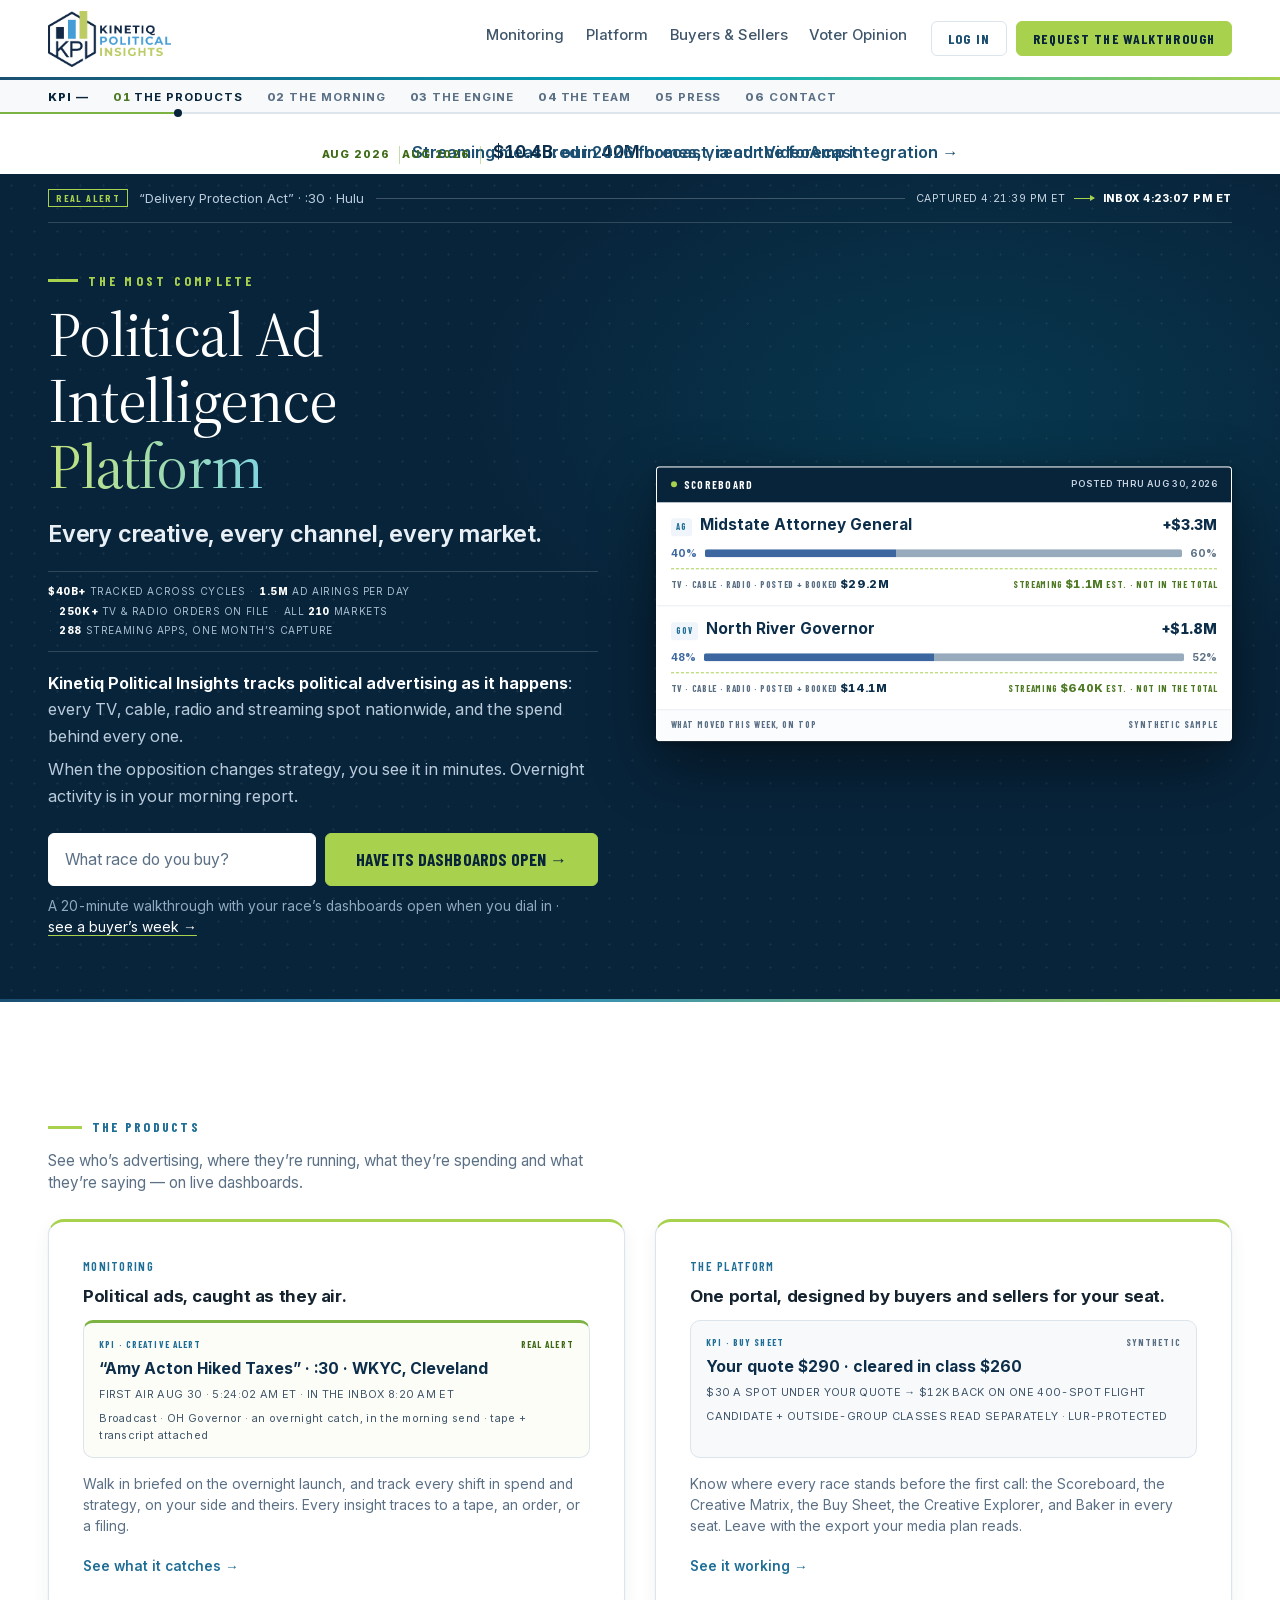
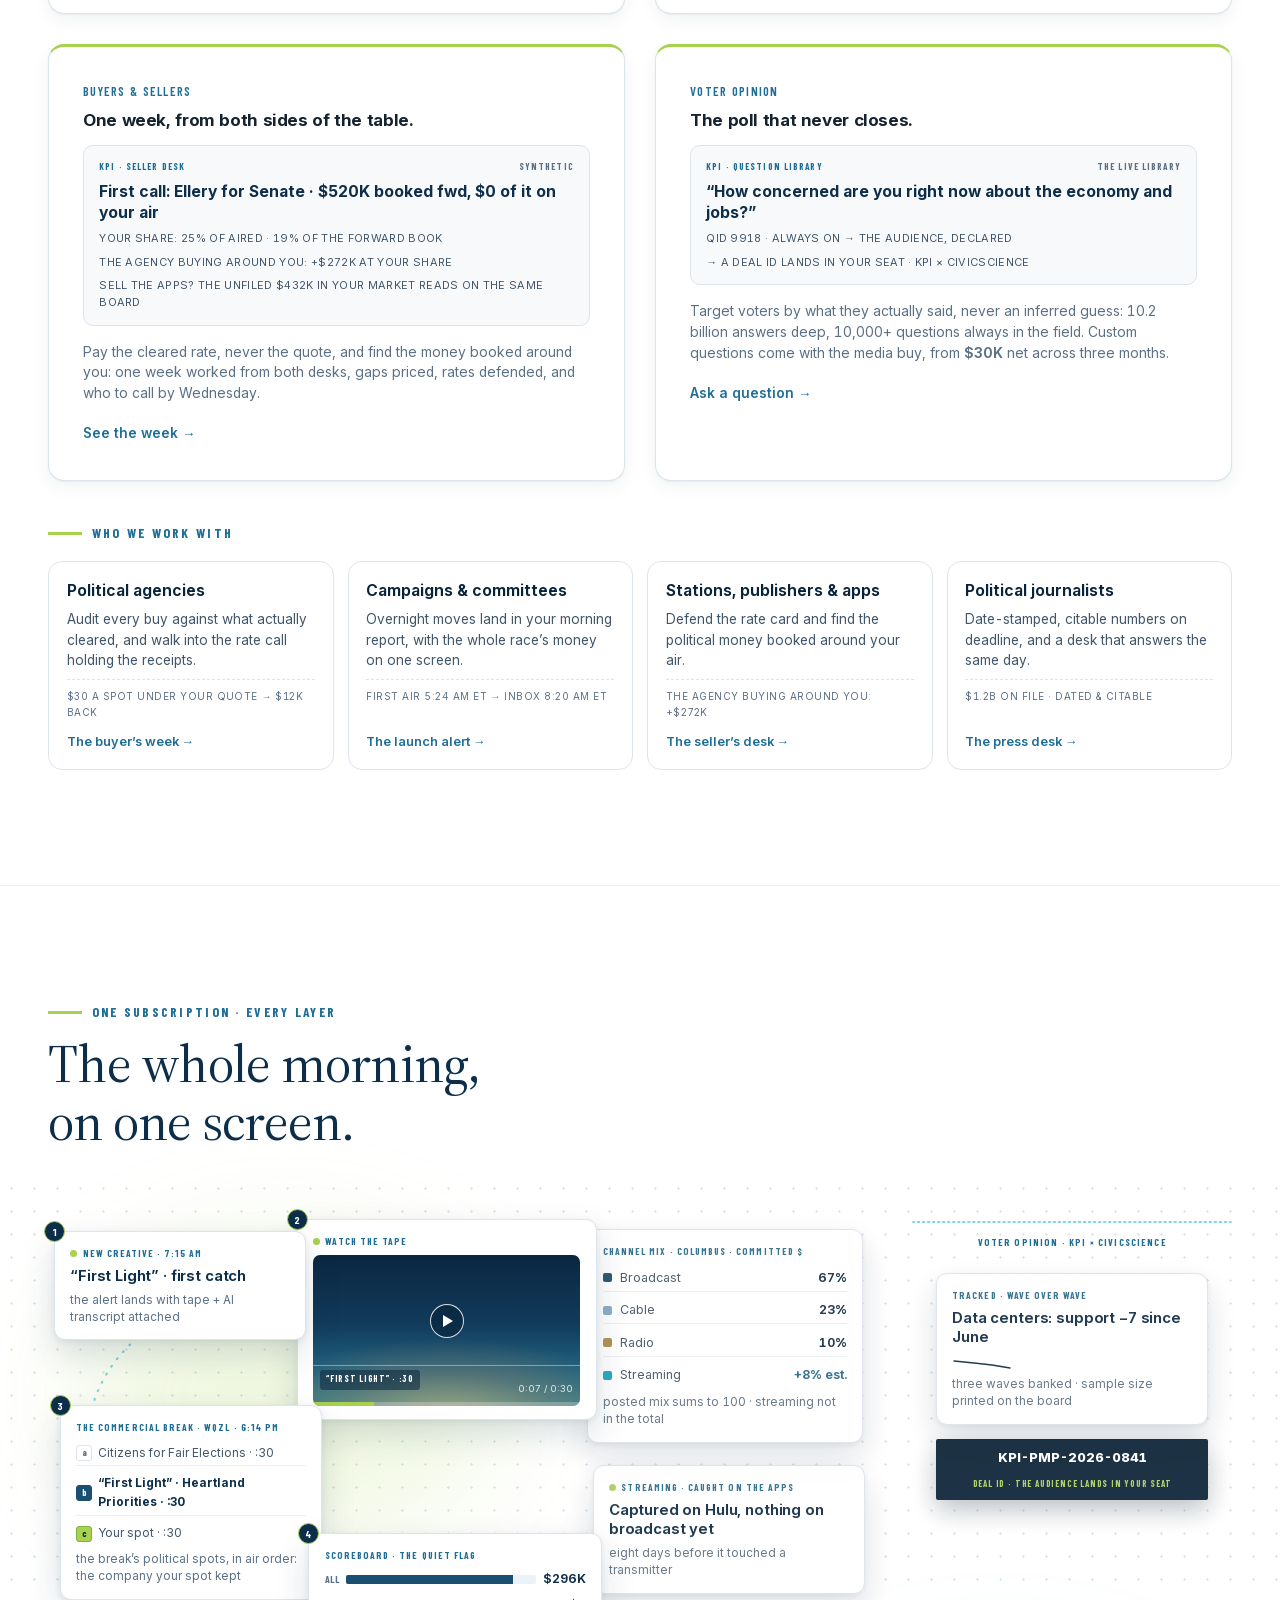
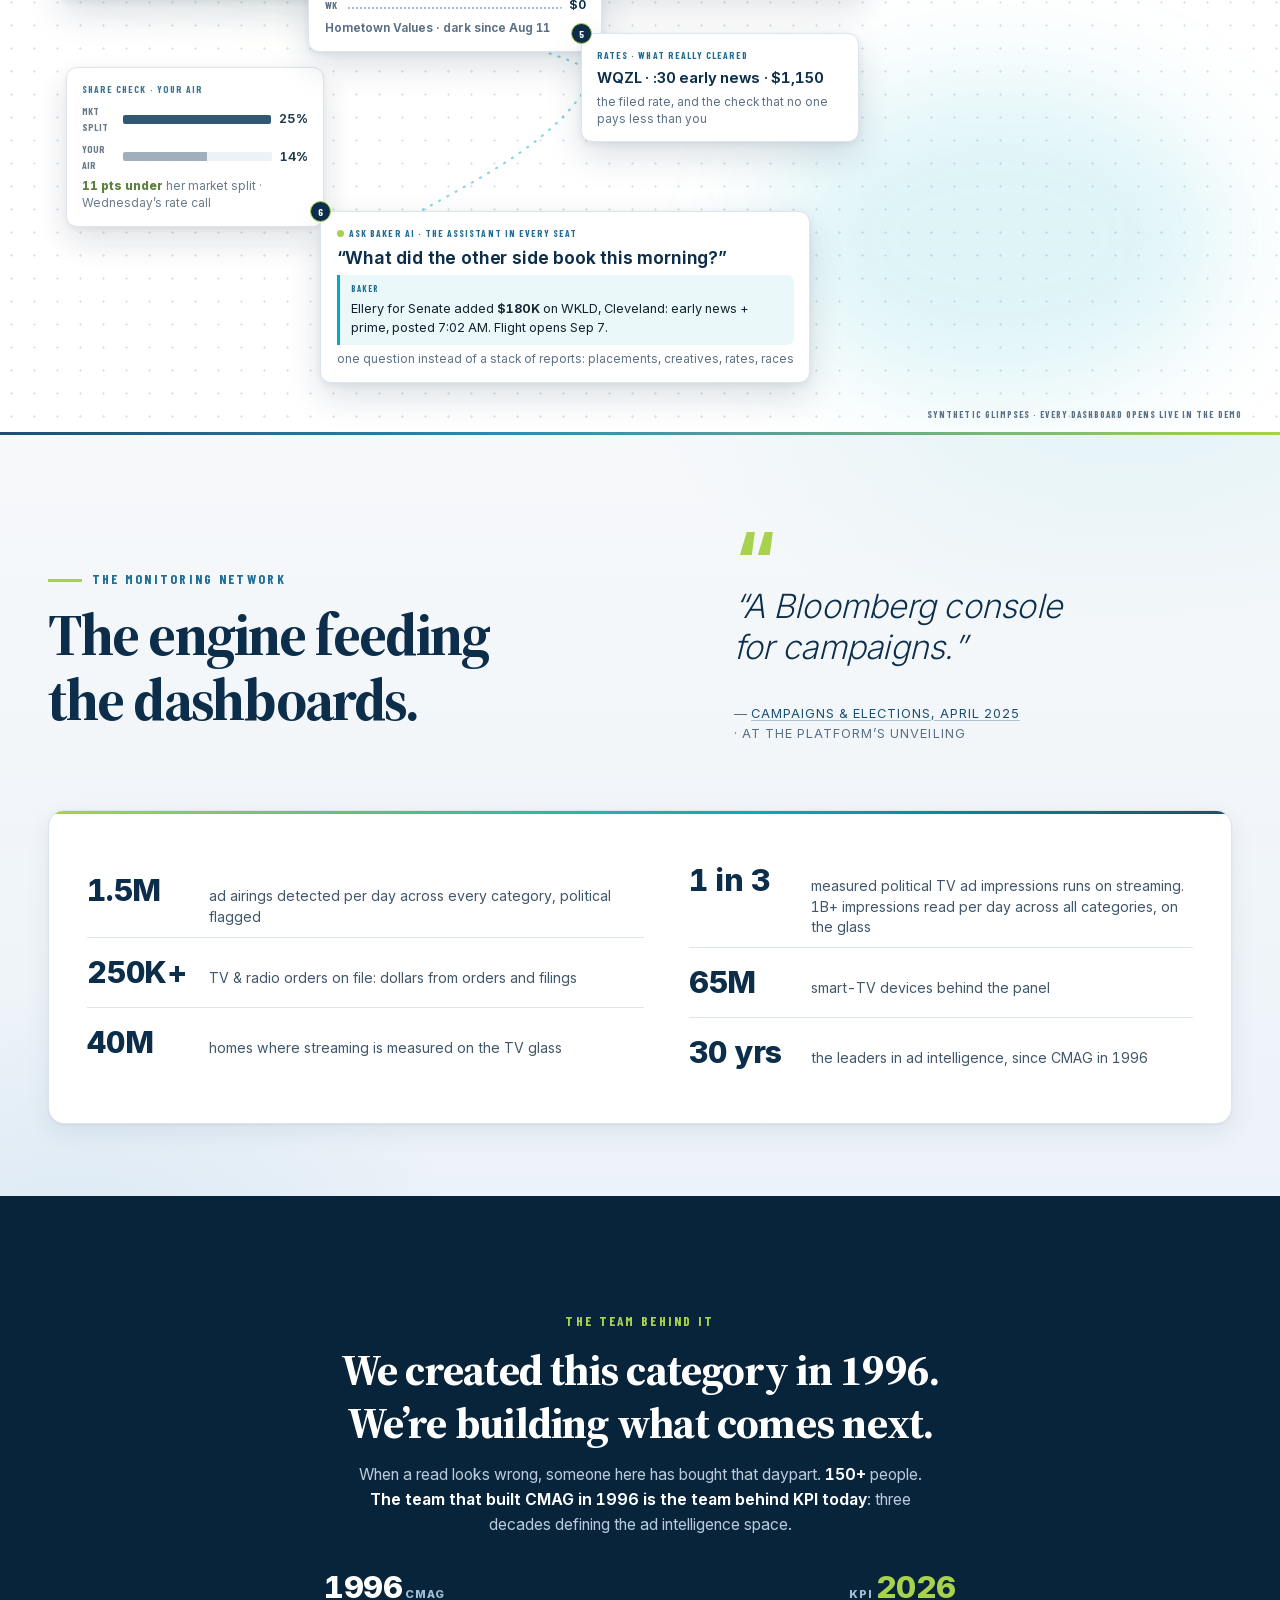
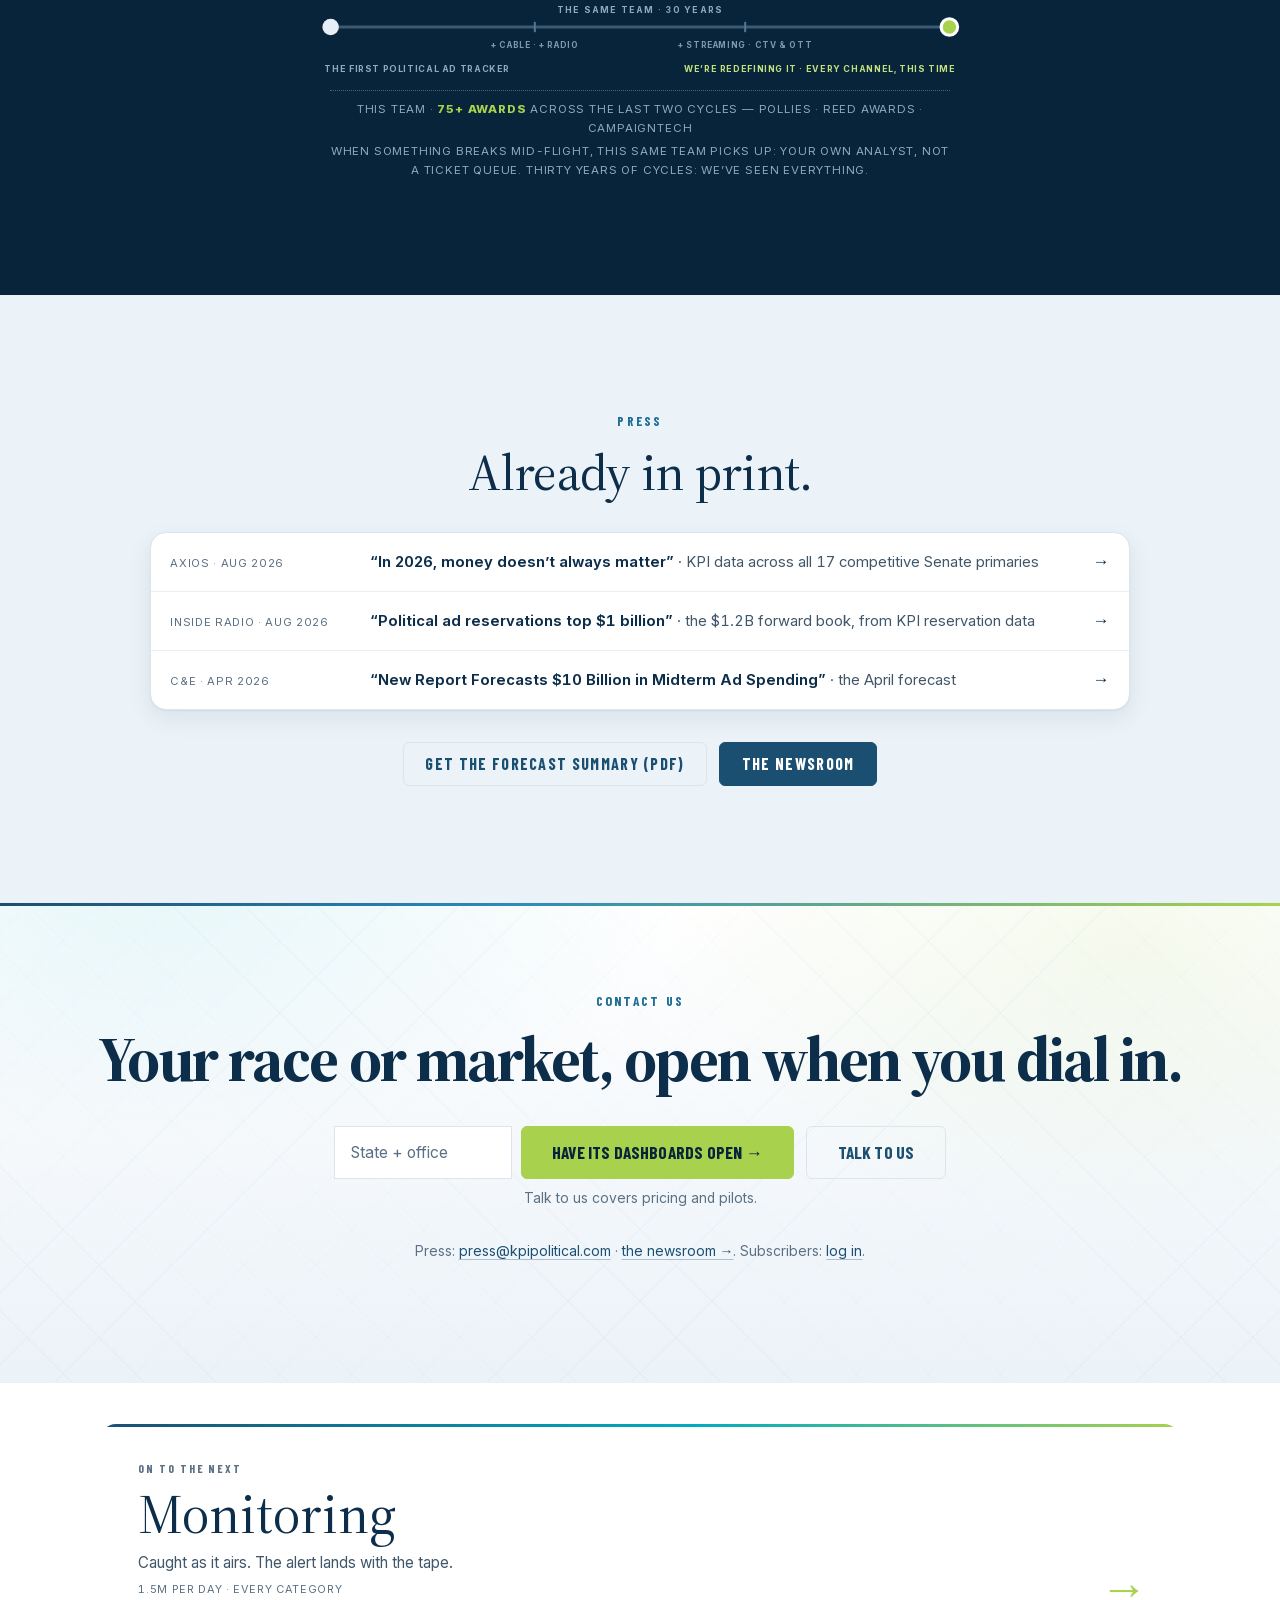
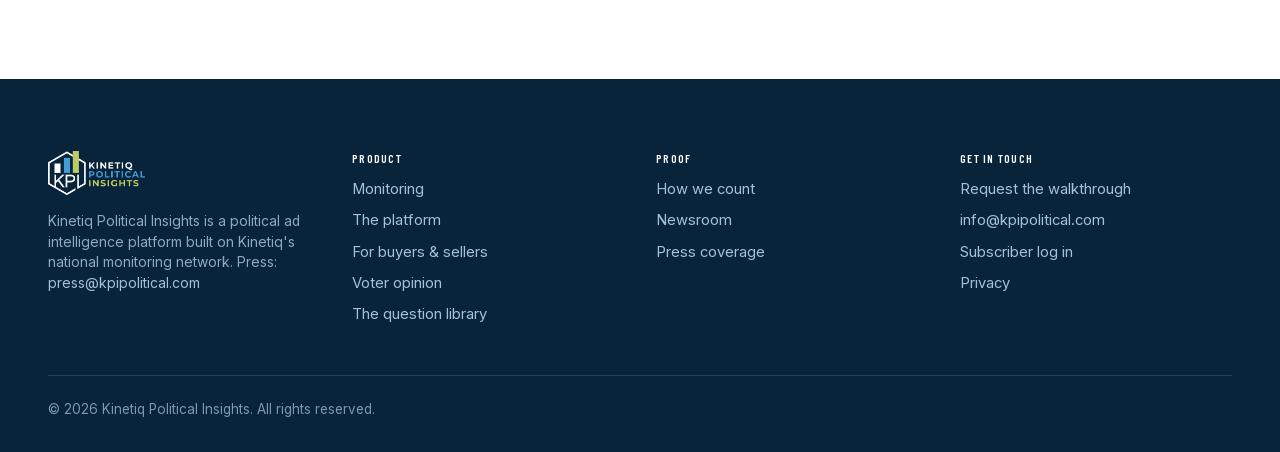
<file: index.html>
<!DOCTYPE html>
<html lang="en">
<head>
<meta charset="UTF-8">
<meta name="viewport" content="width=device-width, initial-scale=1">
<title>Kinetiq Political Insights · Political Ad Intelligence Platform</title>
<meta name="description" content="The most complete political ad intelligence platform: all 210 U.S. media markets, TV, cable and radio order by order, streaming caught on screens, creative alerts with the tape and the transcript, and over a decade of history.">
<meta property="og:title" content="Kinetiq Political Insights">
<meta property="og:description" content="Political ad intelligence across every screen. About 1.5 million ad airings detected per day across all ad categories, all 210 media markets, over a decade of history.">
<meta property="og:type" content="website">
<meta property="og:url" content="https://kpipolitical.com/">
<meta property="og:image" content="https://kpipolitical.com/assets/img/og-card.png">
<meta property="og:image:width" content="1200">
<meta property="og:image:height" content="630">
<meta property="og:image:alt" content="Kinetiq Political Insights — the most complete political ad intelligence platform">
<meta name="twitter:card" content="summary_large_image">
<meta name="twitter:image" content="https://kpipolitical.com/assets/img/og-card.png">
<link rel="canonical" href="https://kpipolitical.com/">
<link rel="icon" href="assets/img/kpi-favicon.svg" type="image/svg+xml">
<link rel="icon" href="assets/img/kpi-mark.png" type="image/png">
<link rel="stylesheet" href="assets/css/kpi.css?v=r187">
<style>
  /* Light, centered, airy hero, matching the live site: the announcement banner
     sits flush under the nav, then the display headline in the green-to-teal
     gradient with the layered offset, the lede, two buttons and the scroll
     hint. The product lives in the alert section below, not up here. */
  .hero--home { padding-top: 0; }
  .hero--home .hero-center { text-align: center; padding: clamp(64px, 9vw, 132px) 0 clamp(20px, 3vw, 36px); }
  .hero--home .eyebrow { justify-content: center; }
  .hero--home h1 { max-width: none; margin-inline: auto; font-size: clamp(2.8rem, 6.4vw, 5.6rem); }
  .hero--home .lede { margin: 1.4rem auto 0; max-width: 58ch; }
  .hero--home .btn-row { justify-content: center; margin-top: 2.1rem; }
  .hero-banner { background: color-mix(in srgb, var(--lime) 14%, var(--white)); border-bottom: 1px solid color-mix(in srgb, var(--lime-dark) 40%, transparent); font-size: .95rem; color: var(--ink-2); padding: .6rem 0; }
  .hero-banner .hb-d { font-family: var(--mono); font-weight: 800; font-size: .68rem;
    letter-spacing: .08em; color: #3E6A16; border-right: 1px solid color-mix(in srgb, var(--lime-dark) 45%, transparent);
    padding-right: .6rem; margin-right: .6rem; }
  .hero-banner b.num { color: var(--navy-deep); font-size: 1.05em; }
  .hero-banner a { color: var(--navy); font-weight: 600; }
  .hero-banner a::after { content: "\00a0\2192"; }

  @media (max-width: 640px) { .hero .btn-row { flex-direction: column; } }
  .hero-banner__in--dual { display: grid; justify-items: center;
    align-items: baseline; gap: .3rem 2.6rem; text-align: center; }
  .hero-banner__in--dual a { display: inline-flex; align-items: baseline; gap: .15rem;
    text-decoration: none; min-width: 0; }
  .hero-banner__in--dual a { grid-area: 1 / 1; max-width: 100%; min-width: 0;
    flex-wrap: wrap; justify-content: center; row-gap: .1rem; text-align: center; }
  @media (prefers-reduced-motion: no-preference) {
    .hero-banner__in--dual a:first-child { animation: bann-a 16s infinite; }
    .hero-banner__in--dual a:last-child { animation: bann-b 16s infinite; }
    .hero-banner__in--dual:focus-within a { animation-play-state: paused; }
    @keyframes bann-a { 0%, 44% { opacity: 1; visibility: visible; } 50%, 94% { opacity: 0; visibility: hidden; } 100% { opacity: 1; } }
    @keyframes bann-b { 0%, 44% { opacity: 0; visibility: hidden; } 50%, 94% { opacity: 1; visibility: visible; } 100% { opacity: 0; } }
  }
  .hero-banner:hover .hero-banner__in--dual a,
  .hero-banner:focus-within .hero-banner__in--dual a { animation-play-state: paused; }
  .hero-banner:focus-within .hero-banner__in--dual a { animation: none; opacity: 1; visibility: visible; }
  .hero-banner:focus-within .hero-banner__in--dual a:first-child { grid-area: 1 / 1; }
  .hero-banner:focus-within .hero-banner__in--dual a:last-child { grid-area: 2 / 1; }
  @media (prefers-reduced-motion: reduce) {
    .hero-banner__in--dual a:first-child { grid-area: 1 / 1; }
    .hero-banner__in--dual a:last-child { grid-area: 2 / 1; }
  }
  /* r109 (three rounds of judges): on mobile the banner is two clean lines at
     most — chip, then the claim with the arrow gled to it — never an orphaned
     arrow. The arrow moves from the link onto the claim span itself. */
  @media (max-width: 640px) { .hero-banner__in--dual { width: 100%; } }
  /* r109: the detail span only rides along when a full line fits it. */
  @media (max-width: 840px) { .hero-banner__d { display: none; } }
  /* r112 (Adam): the announcement reads as a second header bar — it becomes a
     floating centered pill above the hero instead. */
  .hero-banner { background: transparent; border-bottom: 0; padding: .85rem 0 0; }
  .hero-banner__in--dual { display: grid; justify-items: center; }
  /* r149 (de-generic audit): the capsule dies — the announcement is a dated
     wire line on the strip's own ground; r133's essentials (one stable
     geometry, not whispering) survive without the pill chrome. */
  .hero-banner__in--dual a { padding: .2rem 0; }
  /* r133 (Adam): the announcement stops jumping and stops whispering — the two
     messages share ONE pill geometry (the grid column sizes to the longer one,
     both links fill it), centered, bigger, with a real shadow. Only the words
     swap; nothing moves or resizes. */
  .hero-banner { padding: 1rem 0 0; }
  .hero-banner__in--dual { display: grid; justify-content: center; justify-items: stretch; }
  .hero-banner__in--dual a { width: 100%; justify-content: center;
    font-size: 1.02rem; padding: .5rem 0; }
  .hero-banner .chip--lime { font-size: .78rem; padding: .34rem .8rem; }
  @media (max-width: 640px) {
    .press-card__shot { height: 190px; overflow: hidden; width: 100%; min-width: 0; align-self: stretch; }
    .press-card__shot img { width: 160%; max-width: none; }
  }
  /* Scale band: the display quote gets a real column (min 380px) and a size cap,
     so it never breaks one word per line. Balance splits it two words minimum. */
  @media (min-width: 900px) { .section--band .split--wide-left { grid-template-columns: minmax(0, 1fr) minmax(380px, .8fr); } }
  .section--band .quote p { font-size: clamp(1.55rem, 2.6vw, 2.2rem); text-wrap: balance; }
  /* Ruling 15e: the substantiation rides with the superlative. Small mono
     receipt line directly under the H1. */
  .hero-proclaim {
    margin: 1.15rem auto 0; max-width: 46ch;
    font-size: clamp(1.08rem, 1.9vw, 1.45rem); line-height: 1.5;
    font-weight: 650; color: var(--navy-deep); letter-spacing: -.008em;
  }
  .hero-proclaim .hp-s { display: inline-block; }
  .hero-proclaim a { color: inherit; text-decoration: none; }
  .hero-proclaim a:hover { text-decoration: underline; text-underline-offset: 3px;
    text-decoration-color: var(--lime-dark); }
  .hero-receipt {
    margin: 1.05rem auto 0; font-family: var(--mono); font-size: .8rem;
    letter-spacing: .07em; text-transform: uppercase; color: var(--ink-3);
    font-variant-numeric: tabular-nums lining-nums;
  }
  .hero-receipt a { color: inherit; text-decoration: none; }
  .hero-receipt a:hover, .hero-receipt a:focus-visible { text-decoration: underline;
    text-underline-offset: 3px; text-decoration-color: var(--lime-dark); }
  .press-nums { display: flex; flex-wrap: wrap; justify-content: center; gap: .5rem 2rem;
    margin-top: 1.3rem; font-size: .85rem; color: var(--ink-3); }
  .press-nums b { font-size: 1.35rem; font-weight: 800; color: var(--navy-deep); margin-right: .3rem;
    font-variant-numeric: tabular-nums lining-nums; }
  .press-card--lead { display: block; margin-bottom: 0; }
  .press-card--lead h3 { font-family: var(--display); font-weight: 400;
    font-size: clamp(1.5rem, 3vw, 2.1rem); line-height: 1.2; }
  .press-card { display: block; text-decoration: none; color: inherit; }
  /* r33: each door leads with the product itself. Real screens, synthetic data. */
  .press-card__shot { margin: .85rem 0 1rem; border: 1px solid var(--rule); border-radius: 10px;
    overflow: hidden; aspect-ratio: 16 / 9.4; background: var(--paper); }
  .press-card__shot img { width: 100%; height: 100%; object-fit: cover; object-position: left top; }
  .press-card__shot--chip { display: grid; place-items: center; background: var(--navy-deep); }
  .press-card__shot--chip svg { width: 88%; height: auto; }
  .press-card__shot { position: relative; }
  .press-card__shot i { position: absolute; right: 6px; bottom: 6px; font-style: normal;
    font-family: var(--label); text-transform: uppercase; letter-spacing: .09em;
    font-size: .62rem; font-weight: 600; color: #fff; background: rgba(13,46,74,.72);
    padding: .14rem .45rem; border-radius: 3px; }
  .press-card h3 { font-size: 1.06rem; }
  .press-card:hover h3 { color: var(--navy); }
  .press-card .press-card__go { font-size: .85rem; font-weight: 600; color: var(--blue-text); }
  /* P10 (R4) + R66: the mobile hero, rebuilt. The three-line display lockup is a
     desktop shape; under 641px the spans flow inline and the headline balances
     itself, the stat line prints as chips, the CTA pair shares one row, and a
     two-race scoreboard glimpse gives the first screen the product itself. */
  @media (max-width: 640px) {
    .hero--home .hero-center { padding: clamp(24px, 6vw, 40px) 0 18px; }
    .hero--home .ht br { display: none; }
    .hero--home .ht .ht__l { display: inline; }
    .hero--home h1 { font-size: clamp(1.95rem, 8.6vw, 2.55rem); line-height: 1.14;
      letter-spacing: -.01em; text-wrap: balance; }
    /* r155 (owner-proxy, round 29): the ledger ate the first screen — the
       receipt prints as centered wrapped mono lines, dot-separated: no rules,
       and still no pills (r149 ban holds). */
    .hero--home .hero-receipt { display: block; margin-top: .95rem; max-width: 340px;
      margin-inline: auto; text-align: center; line-height: 1.8; }
    .hero--home .hero-receipt .hr-sep { display: inline; margin: 0 .3em; }
    .hero--home .hero-receipt span { display: inline; white-space: nowrap;
      font-size: .66rem; letter-spacing: .06em; color: var(--ink-2); }
    .hero--home .lede { margin-top: 1rem; font-size: .98rem; }
    .hero--home .btn-row { margin-top: 1.15rem; display: grid; grid-template-columns: 1fr 1fr; gap: .6rem; }
    .hero--home .btn-row .btn--lg { padding: .72rem .5rem; font-size: .92rem; justify-content: center; }
    .hero--home .scroll-hint { display: none; }
    /* R5: the announcement banner condenses to its claim + link, two lines,
       buying back first-screen room for the CTA. */
    .hero-banner__d { display: none; }
    .hero-banner { font-size: .9rem; }
    .hero-banner .hb-d { font-size: .6rem; padding-right: .45rem; margin-right: .45rem; }
  }
  /* The chip + claim must still fit a 320px screen on one nowrap line. */
  @media (max-width: 374px) {
    .hero-banner { font-size: .72rem; }
    .hero-banner .chip--lime { font-size: .55rem; padding: .18rem .4rem; margin-right: .35rem; }
  }
  /* r109 (three rounds of judges): the claim and its arrow are one unbreakable
     unit at every width — the chip may take its own line, the arrow never can.
     The strip clips as a last resort so it can never widen the page. */
  .hero-banner { overflow-x: clip; }
  .hero-banner a::after { content: none; }
  .hero-banner .hero-banner__txt { white-space: nowrap; }
  .hero-banner .hero-banner__txt::after { content: "\00a0\2192"; }
  /* R6: the announce bar is a flex row; the chip keeps its own column and the
     sentence wraps inside its own block, so at 375px the text never wraps
     under the chip. */
  /* r133: this legacy flex rule sat LATER in the sheet than the dual-pill grid
     and silently beat it — the root cause of the banner jumping between its two
     messages since r112. Scoped away from the dual banner. */
  .hero-banner__in:not(.hero-banner__in--dual) { display: flex; align-items: baseline; gap: .6rem; }
  .hero-banner__txt { min-width: 0; }
  /* R6 + round-3 panel (CMO): the receipt is a wrapping flex row — phrases
     never break mid-phrase (per-span nowrap), and the line always breaks
     BETWEEN items, so the substantiation line never clips at any width. */
  .hero-receipt { display: flex; flex-wrap: wrap; justify-content: center; gap: .25rem .55rem; }
  .hero-receipt span { white-space: nowrap; }
  .hero-receipt .hr-sep { font-style: normal; color: var(--ink-3); }

  /* R66: the mobile hero's scoreboard glimpse (two rows of the platform recreation) */
  .hero-board { display: none; margin: 1.5rem auto 0; max-width: 430px; text-align: left;
      background: var(--white); border: 1px solid var(--rule); border-radius: 8px;
      box-shadow: 0 1px 2px rgba(13,46,74,.06), 0 10px 28px rgba(13,46,74,.12); overflow: hidden; }
    .hb-top { display: flex; align-items: center; gap: .45rem; background: var(--navy-ink);
      color: #fff; font-family: var(--label); font-size: .6rem; font-weight: 800;
      letter-spacing: .12em; padding: .48rem .7rem; }
    .hb-dot { width: 6px; height: 6px; border-radius: 50%; background: var(--lime); }
    .hb-stamp { margin-left: auto; font-family: var(--mono); font-weight: 600; font-size: .56rem;
      letter-spacing: .07em; color: #C9D6E2; font-variant-numeric: tabular-nums lining-nums; }
    .hb-row { padding: .55rem .7rem .6rem; }
    .hb-row + .hb-row { border-top: 1px solid var(--rule-soft); }
    .hb-l1 { display: flex; align-items: baseline; gap: .45rem; }
    .hb-tag { font-family: var(--label); font-size: .54rem; font-weight: 800; letter-spacing: .1em;
      color: var(--blue-text); background: #EFF5FA; border-radius: 3px; padding: .12rem .35rem; }
    .hb-l1 b { font-size: .84rem; color: var(--navy-deep); font-weight: 700; }
    .hb-wk { margin-left: auto; font-family: var(--mono); font-size: .8rem; font-weight: 800;
      color: var(--navy-deep); font-variant-numeric: tabular-nums lining-nums; }
    .hb-l2 { display: flex; align-items: center; gap: .5rem; margin-top: .42rem; }
    .hb-pct { font-family: var(--mono); font-size: .66rem; font-weight: 700;
      font-variant-numeric: tabular-nums lining-nums; }
    .hb-pd { color: #3B66A0; }
    .hb-pr { color: #5B7085; }
    .hb-bar { flex: 1; display: flex; height: 8px; border-radius: 2px; overflow: hidden; background: #EDF1F5; }
    .hb-bar i { background: #3B66A0; box-shadow: 1px 0 0 #fff; }
    .hb-bar em { background: #97ABBC; }
    .hb-l3 { display: flex; justify-content: space-between; align-items: baseline; gap: .5rem;
      margin-top: .42rem; padding-top: .34rem; border-top: 1px dashed #A8D14E;
      font-family: var(--label); font-size: .54rem; font-weight: 700; letter-spacing: .07em;
      color: var(--ink-3); white-space: nowrap; }
    .hb-l3 b { font-family: var(--mono); font-size: .64rem; font-weight: 800;
      color: var(--navy-deep); font-variant-numeric: tabular-nums lining-nums; }
    .hb-l3 .hb-str { color: var(--lime-text, #4F7A25); margin-left: auto; }
    .hb-l3 .hb-str b { color: var(--lime-text, #4F7A25); }
    @media (max-width: 640px) { .hb-l3 { flex-wrap: wrap; row-gap: .18rem; } }
    .hb-foot { display: flex; justify-content: space-between; gap: .5rem; font-family: var(--label);
      font-size: .52rem; font-weight: 700; letter-spacing: .1em; color: var(--ink-3);
      border-top: 1px solid var(--rule-soft); padding: .42rem .7rem; background: #FAFCFE; }
  @media (max-width: 899px) { .hero-board { display: block; } }
  /* r116 (the owner: the website is the spec) — the scoreboard sits in the
     flagship hero on desktop too, riding a beat behind the page. */
  @media (min-width: 900px) {
    .hero-board { display: block; max-width: 720px; margin-top: 2.4rem; }
    .hero-board .hb-row { display: grid; grid-template-columns: 1fr 1fr; gap: .2rem 1.6rem; align-items: center; }
    .hero-board .hb-row .hb-l3 { grid-column: 1 / -1; }
  }

  /* ============ r183: THE DARK WIRE (the owner: the hero read like homework;
     it should feel innovative, polished, premium). The masthead opens in the
     site's own premium register — the flag band's navy — with a real timed
     alert as the proof wire, the five canon numbers on one ruled tape, the
     essay retired to two wire lines, and the scoreboard console seated ON
     the desk at every width. All rules scoped to .hero--desk. ============ */
  .hero--desk {
    background-color: var(--navy-ink);
    background-image:
      radial-gradient(720px 420px at 76% 28%, rgba(0,172,193,.14), transparent 70%),
      radial-gradient(rgba(255,255,255,.05) 1px, transparent 1.4px);
    background-size: auto, 23px 23px;
    animation: none;
    color: #E8F0F6;
    padding: 0 0 clamp(44px, 5vw, 68px);
  }
  /* the proof wire */
  .hero-wire { padding-top: .85rem; }
  .hw-in { display: flex; align-items: center; gap: .7rem; flex-wrap: wrap;
    text-decoration: none; border-bottom: 1px solid rgba(255,255,255,.16); padding-bottom: .8rem; }
  .hw-real { font-family: var(--label); text-transform: uppercase; letter-spacing: .14em;
    font-size: .62rem; font-weight: 700; line-height: 1; color: var(--lime);
    border: 1.5px solid var(--lime); border-radius: 0; padding: .22rem .45rem .18rem; }
  .hw-src { font-size: .82rem; color: #B9CBDA; }
  .hw-in:hover .hw-src, .hw-in:focus-visible .hw-src { color: #fff; }
  .hw-line { flex: 1 1 24px; height: 1px; background: rgba(255,255,255,.22); transform-origin: left; }
  .hw-ev { display: flex; align-items: center; gap: .55rem; font-family: var(--mono);
    font-size: .66rem; letter-spacing: .05em; color: #C9D6E2;
    font-variant-numeric: tabular-nums lining-nums; }
  .hw-cap, .hw-inb { white-space: nowrap; }
  .hw-inb { color: #fff; font-weight: 800; }
  .hw-arrow { width: 20px; height: 1px; background: var(--lime); position: relative; transform-origin: left; }
  .hw-arrow::after { content: ""; position: absolute; right: -1px; top: -2.5px;
    border-left: 5px solid var(--lime); border-top: 3px solid transparent; border-bottom: 3px solid transparent; }
  /* the masthead */
  .hero-desk { padding-top: clamp(30px, 4vw, 54px); }
  .hero--desk .ht br { display: none; }
  .hero--desk h1 { max-width: none; margin: 0; text-align: left;
    font-size: clamp(2.3rem, 4.9vw, 4.5rem); line-height: 1.05; text-wrap: balance; }
  .hero--desk .ht .ht__l { color: #fff; }
  .hero--desk .ht .ht__k { display: block; font-family: var(--label); text-transform: uppercase;
    font-size: clamp(.8rem, 1.05vw, .95rem); font-weight: 700; letter-spacing: .24em;
    color: var(--lime); margin-bottom: .9rem; }
  .hero--desk .ht .ht__k::before { content: ""; display: inline-block; width: 30px; height: 3px;
    background: var(--lime); margin-right: .6rem; vertical-align: .3em; }
  .hero--desk .ht .ht__l--accent {
    background: linear-gradient(94deg, #C4E37A 0%, #7FD4E0 100%);
    -webkit-background-clip: text; background-clip: text; color: transparent; }
  @supports not (-webkit-background-clip: text) {
    .hero--desk .ht .ht__l--accent { color: var(--lime); background: none; } }
  .hero--desk .hero-proclaim { margin: 1.1rem 0 0; max-width: 46ch; text-align: left; color: #E8F0F6; }
  /* the tape: all five canon numbers, ruled */
  .hero-tape { margin: 1.2rem 0 0; padding: .6rem 0;
    border-top: 1px solid rgba(255,255,255,.16); border-bottom: 1px solid rgba(255,255,255,.16);
    font-family: var(--mono); font-size: .67rem; letter-spacing: .06em; text-transform: uppercase;
    color: #A8BDCE; line-height: 1.95; font-variant-numeric: tabular-nums lining-nums; }
  .hero-tape span { white-space: nowrap; }
  .hero-tape b { color: #fff; font-weight: 800; }
  .hero-tape .hr-sep { font-style: normal; color: #56728A; margin: 0 .3em 0 .1em; }
  .hero-tape a { color: inherit; text-decoration: none; }
  .hero-tape a:hover, .hero-tape a:focus-visible { color: #fff; text-decoration: underline;
    text-underline-offset: 3px; text-decoration-color: var(--lime); }
  @media (min-width: 1200px) { .hero-tape { font-size: .63rem; } }
  /* the wire lines: the essay, retired */
  .hero-wl { margin: 1.15rem 0 0; max-width: 54ch; font-size: 1.02rem; line-height: 1.62;
    color: #B9CBDA; text-align: left; }
  .hero-wl b { color: #fff; }
  .hero-wl--2 { margin-top: .45rem; }
  /* the command line */
  .hero--desk .btn-row { margin-top: 1.5rem; display: block; }
  .hero--desk .racebox { margin: 0; max-width: 560px; transition: filter .18s ease; }
  .hero--desk .racebox:focus-within { filter: drop-shadow(0 12px 28px rgba(0,0,0,.45)); }
  .hero--desk .racebox input { background: #fff; border-color: #fff; border-radius: 6px; color: var(--ink); }
  .hero--desk .racebox input:focus-visible { outline: 2px solid var(--lime); outline-offset: 1px; }
  .hero--desk .racebox-cap { margin-top: .6rem; color: #8FA9BE; }
  .hero--desk .racebox-cap a { color: #fff; text-decoration: underline;
    text-underline-offset: 3px; text-decoration-color: var(--lime); }
  /* the console, promoted: the product window sits ON the desk */
  .hero--desk .hero-board { display: block; margin: 0; max-width: none; border-radius: 4px;
    border: 1px solid rgba(255,255,255,.14);
    box-shadow: 0 24px 64px rgba(0,0,0,.45), 0 2px 8px rgba(0,0,0,.3); }
  .hero--desk .hero-board .hb-row { display: block; }
  @media (min-width: 900px) {
    .hero-desk { display: grid; grid-template-columns: 47fr 53fr;
      gap: clamp(2.2rem, 4.5vw, 4rem); align-items: center; }
    .hero--desk .hero-board { margin-top: 0; }
    .hero--desk .hb-top { font-size: .66rem; padding: .55rem .85rem; }
    .hero--desk .hero-board .hb-row { padding: .7rem .85rem .74rem; }
    .hero--desk .hb-l1 b { font-size: .96rem; }
    .hero--desk .hb-wk { font-size: .9rem; }
    .hero--desk .hb-l3 { font-size: .58rem; }
    .hero--desk .hb-l3 b { font-size: .7rem; }
    .hero--desk .hb-foot { font-size: .56rem; padding: .5rem .85rem; }
  }
  /* the phone desk: the console crests the fold and straddles the seam */
  @media (max-width: 899px) {
    .hero--desk { padding-bottom: 0;
      background-image:
        linear-gradient(to bottom, rgba(8,36,59,0) calc(100% - 112px), var(--white) calc(100% - 112px)),
        radial-gradient(720px 420px at 76% 28%, rgba(0,172,193,.14), transparent 70%),
        radial-gradient(rgba(255,255,255,.05) 1px, transparent 1.4px);
      background-size: auto, auto, 23px 23px; }
    .hero-proof { margin-top: 1.7rem; }
    .hero--desk .hero-board { max-width: 470px; margin-inline: auto; }
  }
  @media (max-width: 640px) {
    /* the r179 one-race glimpse holds: the promoted console still deals one */
    .hero--desk .hero-board .hb-row + .hb-row { display: none; }
    .hero--desk h1 { font-size: clamp(1.98rem, 8.2vw, 2.5rem); line-height: 1.12; }
    .hero--desk .ht .ht__l { display: inline; }
    .hero--desk .ht .ht__k { display: block; margin-bottom: .7rem; }
    .hero-wire { padding-top: .65rem; }
    /* r184: the receipt keeps its noun on the phone — stamp + title, then the times */
    .hw-line { display: none; }
    .hw-src { font-size: .72rem; white-space: nowrap; }
    .hw-ev { flex-basis: 100%; justify-content: space-between; }
    @media (max-width: 374px) { .hw-ev { font-size: .58rem; } }
    .hw-in { justify-content: space-between; gap: .5rem .55rem; padding-bottom: .65rem; }
    .hero--desk .hero-proclaim { font-size: 1.05rem; }
    .hero-tape { font-size: .64rem; line-height: 2.05; }
    .hero-wl { font-size: .97rem; }
  }
  /* the filing entrance: one calm sequence; reduced-motion and JS-off print
     the finished page (backwards fill only inside this gate) */
  @media (prefers-reduced-motion: no-preference) {
    .hw-line { animation: grow-x .6s var(--smooth) backwards; }
    .hw-src { animation: rise .45s var(--smooth) .05s backwards; }
    .hw-ev { animation: rise .45s var(--smooth) .3s backwards; }
    .hw-real { animation: ac-stamp .55s cubic-bezier(.2,1.4,.3,1) .5s backwards; }
    .hero--desk .ht .ht__k { animation: rise .5s var(--smooth) .1s backwards; }
    .hero--desk .ht .ht__l:nth-of-type(2) { animation: rise .6s var(--smooth) .22s backwards; }
    .hero--desk .ht .ht__l:nth-of-type(3) { animation: rise .6s var(--smooth) .34s backwards; }
    .hero--desk .hero-proclaim .hp-s { display: inline-block; animation: rise .5s var(--smooth) backwards; }
    .hero--desk .hero-proclaim .hp-s:nth-child(1) { animation-delay: .5s; }
    .hero--desk .hero-proclaim .hp-s:nth-child(2) { animation-delay: .6s; }
    .hero--desk .hero-proclaim .hp-s:nth-child(3) { animation-delay: .7s; }
    .hero-tape { animation: rise .5s var(--smooth) .82s backwards; }
    .hero-wl { animation: rise .5s var(--smooth) .94s backwards; }
    .hero-wl--2 { animation-delay: 1.02s; }
    .hero--desk .btn-row { animation: rise .5s var(--smooth) 1.12s backwards; }
    .hero--desk .racebox-cap { animation: rise .45s var(--smooth) 1.22s backwards; }
  }
</style>

<style>
  /* r86: the wall — hand-placed collage over the market field. */
  .kw { padding-bottom: 0; overflow: hidden; }
  .kw__head { max-width: 60ch; }
  .kw__head h2 { font-size: clamp(2rem, 4.2vw, 3.3rem); }
  .kw__stage { position: relative; margin-top: .6rem; padding: 2.4rem 0 3.4rem;
    background-image: radial-gradient(rgba(27,79,114,.14) 1.3px, transparent 1.3px);
    background-size: 23px 23px; }
  .kw__glow { position: absolute; border-radius: 50%; filter: blur(56px); pointer-events: none; }
  .kw__glow--a { width: 420px; height: 300px; left: 6%; top: 8%; background: rgba(168,209,78,.16); }
  .kw__glow--b { width: 460px; height: 320px; right: 4%; bottom: 4%; background: rgba(0,172,193,.13); }
  .kw__cluster { position: relative; }
  .kw__c { background: var(--white); border: 1px solid var(--rule); border-radius: 11px;
    padding: .85rem .95rem; display: flex; flex-direction: column; gap: .34rem;
    box-shadow: 0 14px 34px rgba(13,46,74,.15), 0 2px 6px rgba(13,46,74,.07); }
  .kw__c > b { font-size: .92rem; color: var(--navy-deep); line-height: 1.3; letter-spacing: -.01em; }
  .kw__k { font-family: var(--label); text-transform: uppercase; letter-spacing: .11em;
    font-size: .6rem; font-weight: 800; color: var(--blue-text); display: inline-flex;
    align-items: center; gap: .35rem; }
  .kw__dot { width: 7px; height: 7px; border-radius: 50%; background: var(--lime); flex: 0 0 auto; }
  .kw__m { font-size: .74rem; color: var(--ink-3); line-height: 1.45; }
  .kw__up { color: var(--lime-text); font-weight: 800; }
  .kw__bar { display: grid; grid-template-columns: 14px minmax(0,1fr) auto; gap: .45rem; align-items: center; }
  .kw__bar i { font-style: normal; font-family: var(--label); font-size: .62rem; font-weight: 800; color: var(--ink-3); }
  .kw__bar b { font-size: .78rem; color: var(--navy-deep); }
  .kw__tr { height: 9px; background: var(--tint); border-radius: 2px; overflow: hidden; }
  .kw__tr span { display: block; height: 100%; background: var(--navy); }
  .kw__bar--r .kw__tr span { background: #97ABBC; }
  .kw__row { display: flex; align-items: center; gap: .5rem; font-size: .78rem; color: var(--ink-2);
    padding: .18rem 0; border-bottom: 1px solid color-mix(in srgb, var(--rule) 55%, transparent); }
  .kw__row b { margin-left: auto; color: var(--navy-deep); }
  .kw__row--est b { color: var(--blue-text); }
  .kw__row--est { border-bottom: 0; }
  .kw__sw { width: 9px; height: 9px; border-radius: 2px; flex: 0 0 auto; }
  .kw__flag { align-self: flex-start; font-family: var(--label); font-size: .58rem; font-weight: 800;
    letter-spacing: .07em; text-transform: uppercase; color: #8A5200; background: #FFF3E7;
    border: 1px solid #F2D9A6; border-radius: 4px; padding: .2rem .45rem; }
  .kw__c--deal { flex-direction: row; align-items: baseline; gap: .5rem; border-radius: 2px;
    background: var(--navy-ink, #08243B); color: #fff; border: 0; font-weight: 800;
    font-size: .8rem; padding: .55rem 1rem; white-space: nowrap;
    box-shadow: 0 10px 26px rgba(8,36,59,.3); }
  .kw__c--deal i { font-style: normal; font-family: var(--label); font-size: .56rem; font-weight: 700;
    letter-spacing: .09em; text-transform: uppercase; color: var(--lime); }
  .kw__stamp { position: absolute; right: clamp(12px, 3vw, 40px); bottom: 10px;
    font-family: var(--label); font-size: .58rem; font-weight: 700; letter-spacing: .11em;
    text-transform: uppercase; color: var(--ink-3); }
  /* r89 new pieces: the tape player, the pod, the answer bubble, the CS zone. */
  .kw__frame { position: relative; display: block; aspect-ratio: 16 / 9; border-radius: 7px;
    overflow: hidden;
    background:
      radial-gradient(120% 85% at 50% 108%, rgba(255,205,120,.55) 0%, rgba(255,160,90,.22) 34%, transparent 62%),
      linear-gradient(180deg, #0A2740 0%, #123B5C 46%, #1E5D7A 72%, #2E7D8C 100%); }
  .kw__frame::before { content: ""; position: absolute; left: 0; right: 0; bottom: 26%;
    height: 1.5px; background: rgba(255,215,150,.5); filter: blur(.5px); }
  .kw__play { position: absolute; left: 50%; top: 44%; width: 34px; height: 34px;
    transform: translate(-50%, -50%); border-radius: 50%;
    background: rgba(8,36,59,.62); border: 1.5px solid rgba(255,255,255,.85); }
  .kw__play::before { content: ""; position: absolute; left: 55%; top: 50%;
    transform: translate(-50%, -50%); border-style: solid; border-width: 6px 0 6px 10px;
    border-color: transparent transparent transparent #fff; }
  .kw__fl { position: absolute; left: 7px; bottom: 16px; font-family: var(--label);
    font-size: .56rem; font-weight: 700; letter-spacing: .08em; text-transform: uppercase;
    color: #fff; background: rgba(8,36,59,.55); border-radius: 3px; padding: .16rem .4rem; }
  .kw__scrub { position: absolute; left: 0; right: 0; bottom: 0; height: 4px;
    background: rgba(255,255,255,.25); display: block; }
  .kw__scrub span { display: block; height: 100%; width: 23%; background: var(--lime); }
  .kw__tc { position: absolute; right: 7px; bottom: 9px; font-size: .6rem; color: rgba(255,255,255,.85); }
  .kw__podrow { display: grid; grid-template-columns: 16px minmax(0,1fr); gap: .4rem;
    align-items: center; font-size: .74rem; color: var(--ink-2); padding: .16rem 0;
    border-bottom: 1px solid color-mix(in srgb, var(--rule) 55%, transparent); }
  .kw__podrow i { font-style: normal; font-family: var(--label); font-size: .58rem;
    font-weight: 800; color: var(--ink-3); text-align: center;
    border: 1px solid var(--rule); border-radius: 3px; line-height: 1.5; }
  .kw__podrow--hi { color: var(--navy-deep); font-weight: 700; }
  .kw__podrow--hi i { background: var(--navy); color: #fff; border-color: var(--navy); }
  .kw__podrow--you i { background: var(--lime); color: #08243B; border-color: var(--lime-dark); }
  .kw__podrow--you { border-bottom: 0; }
  .kw__a { display: block; font-size: .8rem; line-height: 1.5; color: var(--ink-1, #14232F);
    background: color-mix(in srgb, var(--teal, #00ACC1) 8%, var(--white));
    border-left: 3px solid var(--teal, #00ACC1); border-radius: 0 7px 7px 0;
    padding: .5rem .6rem .5rem .7rem; }
  .kw__a i { display: block; font-style: normal; font-family: var(--label); font-size: .54rem;
    font-weight: 800; letter-spacing: .12em; text-transform: uppercase; color: var(--blue-text);
    margin-bottom: .2rem; }
  .kw__bar--w { grid-template-columns: 34px minmax(0,1fr) auto; }
  .kw__c--baker > b { font-size: 1.08rem; }
  .kw__zone-k { font-family: var(--label); font-size: .6rem; font-weight: 800;
    letter-spacing: .12em; text-transform: uppercase; color: var(--blue-text); }
  /* Desktop: hand placement — offset and overlapping, but square. No tilts.
     Competitive story in three columns; the CivicScience quadrant holds the
     right edge behind a dashed boundary so opinion never blurs into spend. */
  @media (min-width: 1100px) {
    .kw__cluster { height: 762px; }
    .kw__c { position: absolute; }
    .kw__zone { position: absolute; right: 0; top: 6px; width: 27%; bottom: auto;
      border: 1.5px dashed color-mix(in srgb, var(--teal, #00ACC1) 45%, transparent);
      border-radius: 14px;
      background: color-mix(in srgb, var(--teal, #00ACC1) 5%, transparent); }
    .kw__zone-k { position: absolute; left: 50%; top: .8rem; transform: translateX(-50%);
      white-space: nowrap; }
    .kw__c--alert { left: .5%; top: 16px; width: 252px; z-index: 3; }
    .kw__c--pod { left: 1%; top: 190px; width: 262px; z-index: 2; }
    .kw__c--share { left: 1.5%; top: 452px; width: 258px; z-index: 2; }
    .kw__c--player { left: 21%; top: 4px; width: 300px; z-index: 2; }
    .kw__c--score { left: 22%; top: 318px; width: 294px; z-index: 15; }
    .kw__c--mix { left: 45.5%; top: 14px; width: 276px; z-index: 1; }
    .kw__c--stream { left: 46%; top: 250px; width: 272px; z-index: 2; }
    .kw__c--rate { left: 45%; top: 418px; width: 278px; z-index: 16; }
    .kw__c--baker { left: 23%; top: 596px; width: 490px; z-index: 4; }
    .kw__c--op { right: 2%; top: 58px; width: 23%; z-index: 2; }
    .kw__c--deal { right: 2%; top: 224px; max-width: 23%; white-space: normal;
      flex-wrap: wrap; justify-content: center; text-align: center; z-index: 2; }
  }
  /* Below 1100: a staggered two-column cluster; the CS zone becomes a labeled
     divider and its cards close the stack. */
  @media (max-width: 1099px) {
    .kw__cluster { display: grid; grid-template-columns: repeat(2, minmax(0,1fr));
      gap: .85rem; padding-bottom: .6rem; }
    .kw__c--mix, .kw__c--player, .kw__c--baker, .kw__c--deal { grid-column: 1 / -1; }
    .kw__zone { grid-column: 1 / -1; padding-top: .8rem; margin-top: .4rem;
      border-top: 1.5px dashed color-mix(in srgb, var(--teal, #00ACC1) 45%, transparent);
      text-align: center; }
    .kw__c--deal { justify-self: center; flex-wrap: wrap; white-space: normal; justify-content: center; }
    .kw__c:nth-child(odd) { transform: translateY(5px); }
    .kw__c:nth-child(even) { transform: translateY(-4px); }
  }
  @media (max-width: 420px) {
    .kw__c > b { font-size: .84rem; }
    .kw__bar b, .kw__row { font-size: .72rem; }
  }
  @media (prefers-reduced-motion: no-preference) {
    .kw__c { transition: transform .35s var(--smooth), box-shadow .35s var(--smooth); }
    .kw__c:hover { transform: translateY(-4px); z-index: 9;
      box-shadow: 0 22px 44px rgba(13,46,74,.2); }
  }

  /* r86: the one-number slab. */
  .impact { background: var(--navy-ink, #08243B); border-radius: var(--r-lg);
    padding: clamp(1.6rem, 3.4vw, 2.8rem); position: relative; overflow: hidden; }
  .impact::before { content: ""; position: absolute; inset: 0 0 auto 0; height: 3px;
    background: linear-gradient(90deg, var(--navy) 0%, #00ACC1 55%, var(--lime) 100%); }
  .impact__main { display: flex; flex-wrap: wrap; gap: 2rem 3.4rem; align-items: center;
    justify-content: space-between; }
  .impact__n { display: block; font-family: var(--display); font-weight: 700;
    font-size: clamp(4.2rem, 9.5vw, 7.6rem); line-height: .92; color: #fff;
    letter-spacing: -.02em; }
  .impact__l { display: block; margin-top: .7rem; font-family: var(--label);
    text-transform: uppercase; letter-spacing: .13em; font-size: .72rem; font-weight: 700;
    color: #9FBFD6; line-height: 1.8; }
  .impact__l b { color: var(--lime); }
  .impact__q { margin: 0; max-width: 24ch; }
  @media (max-width: 1180px) { .impact__q { display: none; } }
  .impact__q p { font-family: var(--display); font-size: clamp(1.25rem, 2vw, 1.6rem);
    color: #E8F1F7; line-height: 1.35; }
  .impact__q cite { display: block; margin-top: .6rem; font-style: normal; font-size: .8rem; color: #8FA9BE; }
  .impact__q cite a { color: #B9CFDF; }
  .impact__row { display: flex; flex-wrap: wrap; gap: .5rem 2.4rem; margin-top: 1.8rem;
    border-top: 1px solid rgba(255,255,255,.14); padding-top: 1.1rem;
    font-size: .88rem; color: #B9CFDF; }
  .impact__row b { color: #fff; font-weight: 800; }
  @media (max-width: 640px) { .impact__q { display: none; } }
</style>
</head>
<body>
<a class="skip" href="#main">Skip to content</a>


<nav aria-label="Primary" class="nav nav--light" data-open="false">
  <div class="wrap nav__in">
    <a class="nav__brand" href="index.html" aria-current="page" aria-label="Kinetiq Political Insights, home">
      <img src="assets/img/kpi-logo.png" alt="Kinetiq Political Insights">
    </a>
    <ul class="nav__links" id="nav-links">
      <li class="nav__item nav__home"><a href="index.html" aria-current="page">Home</a></li>
      <li class="nav__item"><a href="monitoring.html">Monitoring</a>
        <div class="nav__drop" aria-label="Section shortcuts">
          <a href="monitoring.html#alert-demo">Creative alerts</a>
          <a href="monitoring.html#explore-market">Linear orders</a>
          <a href="monitoring.html#fcc-rates">FCC rates</a>
          <a href="monitoring.html#streaming">Streaming</a>
        </div>
      </li>
      <li class="nav__item"><a href="platform.html">Platform</a>
        <div class="nav__drop" aria-label="Section shortcuts">
          <a href="platform.html#scoreboard">The Scoreboard</a>
          <a href="platform.html#creative-matrix">The Creative Matrix</a>
          <a href="platform.html#buy-sheet">The Buy Sheet</a>
          <a href="platform.html#creative-explorer">The Creative Explorer</a>
          <a href="platform.html#baker">Ask Baker AI</a>
        </div>
      </li>
      <li class="nav__item"><a href="week.html">Buyers &amp; Sellers</a>
        <div class="nav__drop" aria-label="Section shortcuts">
          <a href="week.html#wk-buy">The buyer&rsquo;s week</a>
          <a href="week.html#wk-sell">The seller&rsquo;s week</a>
          <a href="week.html#sell-side">The seller&rsquo;s dashboards</a>
          <a href="monitoring.html#explore-market">Explore a live market</a>
        </div>
      </li>
      <li class="nav__item"><a href="polling.html">Voter Opinion</a>
        <div class="nav__drop" aria-label="Section shortcuts">
          <a href="polling.html#loop">The always-on poll</a>
          <a href="polling.html#story">How it works</a>
          <a href="questions.html">The question library</a>
          <a href="polling.html#offerings">Plans &amp; terms</a>
        </div>
      </li>
      <li class="nav__login"><a href="https://portal.kpipolitical.com">Log in</a></li>
    </ul>
    <div class="nav__cta">
      <a class="btn btn--outline btn--sm" href="https://portal.kpipolitical.com">Log in</a>
      <a class="btn btn--lime btn--sm" href="contact.html">Request the walkthrough</a>
    </div>
    <button class="nav__toggle" aria-expanded="false" aria-label="Menu" aria-controls="nav-links">Menu</button>
  </div>
</nav>
<nav class="ptabs" aria-label="Sections on this page">
  <button class="ptabs__stamp num" type="button" aria-expanded="false" aria-controls="ptabs-menu"><span class="sr-only">Jump to a section &mdash; you are at </span><span class="pt-st"></span></button>
  <div class="wrap ptabs__in" id="ptabs-menu">
    <span class="ptabs__k" aria-hidden="true">KPI &mdash;</span>
    <a href="#doors" data-t="The products"><i>01</i>The products</a>
    <a href="#morning" data-t="The morning"><i>02</i>The morning</a>
    <a href="#machine" data-t="The engine"><i>03</i>The engine</a>
    <a href="#team" data-t="The team"><i>04</i>The team</a>
    <a href="#press" data-t="Press"><i>05</i>Press</a>
    <a href="#contact" data-t="Contact"><i>06</i>Contact</a>
  </div>
  <i class="ptabs__dot" aria-hidden="true"></i>
</nav>

<main id="main">
<!-- CLAIM: The most complete picture of political advertising, and every number on it
     carries the date it stands on. Structure mirrors the live kpipolitical.com. -->

<!-- ============ HERO ============ -->
<div class="hero-banner" role="region" aria-label="Announcements">
  <div class="wrap hero-banner__in hero-banner__in--dual">
    <a href="press.html#videoamp-integration"><span class="hb-d num">AUG 2026</span><span class="hero-banner__txt">Streaming measured in <b class="num">40M</b> homes<span class="hero-banner__d">, via our VideoAmp integration</span></span></a>
    <a href="press.html#forecast-2026"><span class="hb-d num">AUG 2026</span><span class="hero-banner__txt"><b class="num">$10.4B</b>: our 2026 forecast<span class="hero-banner__d">, read the forecast</span></span></a>
  </div>
</div>

<header class="hero hero--home hero--desk">

  <div class="wrap hero-wire">
    <a class="hw-in" href="monitoring.html#alert-demo"
      aria-label="A real creative alert, timed: Delivery Protection Act, 30 seconds, on Hulu &mdash; captured 4:21:39 PM Eastern, in subscriber inboxes 4:23:07 PM Eastern. See it land on the monitoring page">
      <span class="hw-real">Real alert</span>
      <span class="hw-src">&ldquo;Delivery Protection Act&rdquo; &middot; :30 &middot; Hulu</span>
      <i class="hw-line" aria-hidden="true"></i>
      <span class="hw-ev num" aria-hidden="true">
        <span class="hw-cap">CAPTURED 4:21:39 PM&nbsp;ET</span>
        <i class="hw-arrow"></i>
        <span class="hw-inb">INBOX 4:23:07 PM&nbsp;ET</span>
      </span>
    </a>
  </div>

  <div class="wrap hero-desk">
    <div class="hero-file">
      <h1 class="ht">
        <span class="ht__l ht__k" data-t="The Most Complete">The Most Complete</span><br>
        <span class="ht__l" data-t="Political Ad Intelligence">Political Ad Intelligence</span><br>
        <span class="ht__l ht__l--accent" data-t="Platform">Platform</span>
      </h1>
      <p class="hero-proclaim"><span class="hp-s">Every creative,</span> <span class="hp-s">every channel,</span> <span class="hp-s">every market.</span></p>
      <p class="hero-tape num" aria-label="The numbers under the claim: over forty billion dollars in political ad spending tracked across cycles, 1.5 million ad airings per day, more than a quarter-million TV and radio orders on file, all 210 markets, 288 streaming apps read in a single month&rsquo;s capture">
        <span><b>$40B+</b> TRACKED ACROSS CYCLES</span>
        <span><i class="hr-sep" aria-hidden="true">&middot;</i> <b>1.5M</b> AD AIRINGS PER DAY</span>
        <span><i class="hr-sep" aria-hidden="true">&middot;</i> <b>250K+</b> TV &amp; RADIO ORDERS ON FILE</span>
        <span><i class="hr-sep" aria-hidden="true">&middot;</i> ALL <b>210</b> MARKETS</span>
        <span><i class="hr-sep" aria-hidden="true">&middot;</i> <a href="monitoring.html#streaming"><b>288</b> STREAMING APPS, ONE MONTH&rsquo;S CAPTURE</a></span>
      </p>
      <p class="hero-wl"><b>Kinetiq Political Insights tracks political advertising as
        it happens</b>: every TV, cable, radio and streaming spot nationwide, and
        the spend behind every one.</p>
      <p class="hero-wl hero-wl--2">When the opposition changes strategy, you see it
        in minutes. Overnight activity is in your morning report.</p>
      <div class="btn-row">
        <form class="racebox" action="contact.html#demo-form" method="get" aria-label="Name the race you buy &mdash; or the market you sell">
          <input id="rb-race" name="race" type="text" maxlength="150"
            placeholder="What race do you buy?"
            aria-label="The race you buy">
          <button class="btn btn--lime btn--lg" type="submit">Have its dashboards open &rarr;</button>
        </form>
      </div>
      <p class="small racebox-cap">A 20-minute walkthrough
        with your race&rsquo;s dashboards open when you dial in &middot;
        <a href="week.html" style="white-space:nowrap">see a buyer&rsquo;s week &rarr;</a></p>
    </div>

    <div class="hero-proof">
      <div class="hero-board" data-plx style="--plx-d:12px" role="img" aria-label="A glimpse of the scoreboard: two races, each side's share of committed money, the TV, cable and radio total with the streaming estimate labeled apart, and the week's fresh spending on top. Synthetic sample.">
      <div class="hb-top"><span class="hb-dot"></span>SCOREBOARD<span class="hb-stamp">POSTED THRU AUG 30, 2026</span></div>
      <div class="hb-row">
        <div class="hb-l1"><span class="hb-tag">AG</span><b>Midstate Attorney General</b><span class="hb-wk">+$3.3M</span></div>
        <div class="hb-l2"><span class="hb-pct hb-pd">40%</span><span class="hb-bar"><i style="width:40%"></i><em style="width:60%"></em></span><span class="hb-pct hb-pr">60%</span></div>
        <div class="hb-l3"><span>TV &middot; CABLE &middot; RADIO &middot; POSTED + BOOKED <b>$29.2M</b></span><span class="hb-str">STREAMING <b>$1.1M</b> EST. &middot; NOT IN THE TOTAL</span></div>
      </div>
      <div class="hb-row">
        <div class="hb-l1"><span class="hb-tag">GOV</span><b>North River Governor</b><span class="hb-wk">+$1.8M</span></div>
        <div class="hb-l2"><span class="hb-pct hb-pd">48%</span><span class="hb-bar"><i style="width:48%"></i><em style="width:52%"></em></span><span class="hb-pct hb-pr">52%</span></div>
        <div class="hb-l3"><span>TV &middot; CABLE &middot; RADIO &middot; POSTED + BOOKED <b>$14.1M</b></span><span class="hb-str">STREAMING <b>$640K</b> EST. &middot; NOT IN THE TOTAL</span></div>
      </div>
      <div class="hb-foot"><span>WHAT MOVED THIS WEEK, ON TOP</span><span>SYNTHETIC SAMPLE</span></div>
    </div>
    </div>
  </div>

</header>


<!-- ============ THE PRODUCTS (r174, the CMO flow: what we offer, first) ============ -->
<section class="section" id="doors">
  <div class="wrap">
    <p class="eyebrow" data-rise>The products</p>
    <p class="dek" data-rise style="max-width:62ch;margin:.7rem 0 1.5rem">See who&rsquo;s
      advertising, where they&rsquo;re running, what they&rsquo;re spending and what
      they&rsquo;re saying &mdash; on live dashboards.</p>
    <div class="grid grid--2" data-rise>
      <a class="card card--flag press-card" href="monitoring.html">
        <p class="card__k">Monitoring</p>
        <h3>Political ads, caught as they air.</h3>
        <div class="press-card__art press-card__art--real">
          <p class="pca__bar"><span>KPI &middot; Creative alert</span><span>real alert</span></p>
          <p class="pca__big">&ldquo;Amy Acton Hiked Taxes&rdquo; &middot; :30 &middot; WKYC, Cleveland</p>
          <p class="pca__row num m-cut">FIRST AIR AUG&nbsp;30 &middot; 5:24:02 AM ET <span style="white-space:nowrap">&middot; IN&nbsp;THE&nbsp;INBOX 8:20 AM ET</span></p>
          <p class="pca__row m-cut">Broadcast &middot; OH Governor &middot; an overnight catch, in the morning send &middot; tape + transcript attached</p>
                  </div>
        <p class="small">Walk in briefed on the overnight launch, and track every shift
          in spend and strategy, on your side and theirs. <span class="m-cut">Every insight traces to a tape, an order, or a filing.</span></p>
        <span class="press-card__go">See what it catches &rarr;</span>
      </a>
      <a class="card card--flag press-card" href="platform.html">
        <p class="card__k">The platform</p>
        <h3>One portal, designed by buyers and sellers for your seat.</h3>
        <div class="press-card__art m-slim">
          <p class="pca__bar"><span>KPI &middot; Buy Sheet</span><span>synthetic</span></p>
          <p class="pca__big">Your quote <span class="num">$290</span> &middot; cleared in class <span class="num">$260</span></p>
          <p class="pca__row num m-cut">$30 A SPOT UNDER YOUR QUOTE &rarr; $12K BACK ON ONE 400-SPOT FLIGHT</p>
          <p class="pca__row num m-cut">CANDIDATE + OUTSIDE-GROUP CLASSES READ SEPARATELY &middot; LUR-PROTECTED</p>
        </div>
        <p class="small">Know where every race stands before the first call: the
          Scoreboard, the Creative Matrix, the Buy Sheet, the Creative Explorer,
          and Baker in every seat. <span class="m-cut">Leave with the export your media plan reads.</span></p>
        <span class="press-card__go">See it working &rarr;</span>
      </a>
      <a class="card card--flag press-card" href="week.html">
        <p class="card__k">Buyers &amp; sellers</p>
        <h3>One week, from both sides of the table.</h3>
        <div class="press-card__art m-slim">
          <p class="pca__bar"><span>KPI &middot; Seller desk</span><span>synthetic</span></p>
          <p class="pca__big m-cut">First call: Ellery for Senate &middot; <span class="num">$520K booked fwd, $0 of it on your air</span></p>
          <p class="pca__row num">YOUR SHARE: 25% OF AIRED &middot; 19% OF THE FORWARD BOOK</p>
          <p class="pca__row num m-cut">THE AGENCY BUYING AROUND YOU: +$272K AT YOUR SHARE</p>
          <p class="pca__row num m-cut">SELL THE APPS? THE UNFILED $432K IN YOUR MARKET READS ON THE SAME BOARD</p>
        </div>
        <p class="small">Pay the cleared rate, never the quote, and find the money booked
          around you: one week worked from both desks, gaps priced, rates defended,
          and who to call by Wednesday.</p>
        <span class="press-card__go">See the week &rarr;</span>
      </a>
      <a class="card card--flag press-card" href="polling.html">
        <p class="card__k">Voter opinion</p>
        <h3>The poll that never closes.</h3>
        <div class="press-card__art m-slim">
          <p class="pca__bar"><span>KPI &middot; Question library</span><span>the live library</span></p>
          <p class="pca__big">&ldquo;How concerned are you right now about the economy and jobs?&rdquo;</p>
          <p class="pca__row num m-cut">QID 9918 &middot; ALWAYS ON &rarr; THE AUDIENCE, DECLARED</p>
          <p class="pca__row num m-cut">&rarr; A DEAL ID LANDS IN YOUR SEAT &middot; KPI &times; CIVICSCIENCE</p>
        </div>
        <p class="small">Target voters by what they actually said, never an inferred guess:
          10.2 billion answers deep, 10,000+ questions always in the field. Custom
          questions come with the media buy, from <b class="num">$30K</b> net across
          three months.</p>
        <span class="press-card__go">Ask a question &rarr;</span>
      </a>
    </div>
    <div class="who" data-rise>
      <p class="eyebrow" style="margin-top:2.6rem">Who we work with</p>
      <div class="who__grid">
        <a class="who__c" href="week.html#wk-buy"><b>Political agencies</b><span>Audit every
          buy against what actually cleared, and walk into the rate call holding the
          receipts.</span><u class="who__r num">$30 A SPOT UNDER YOUR QUOTE &rarr; $12K BACK</u><i>The buyer&rsquo;s week &rarr;</i></a>
        <a class="who__c" href="monitoring.html#alert-demo"><b>Campaigns &amp; committees</b><span>Overnight
          moves land in your morning report, with the whole race&rsquo;s money on one
          screen.</span><u class="who__r num">FIRST AIR 5:24 AM ET &rarr; INBOX 8:20 AM ET</u><i>The launch alert &rarr;</i></a>
        <a class="who__c" href="week.html#wk-sell"><b>Stations, publishers &amp; apps</b><span>Defend
          the rate card and find the political money booked around your
          air.</span><u class="who__r num">THE AGENCY BUYING AROUND YOU: +$272K</u><i>The seller&rsquo;s desk &rarr;</i></a>
        <a class="who__c" href="press.html"><b>Political journalists</b><span>Date-stamped, citable
          numbers on deadline, and a desk that answers the same
          day.</span><u class="who__r num">$1.2B ON FILE &middot; DATED &amp; CITABLE</u><i>The press desk &rarr;</i></a>
      </div>
    </div>
  </div>
</section>

<section class="section kw" id="morning" aria-label="A cluster of product screens: the alert, the playing tape, the commercial break, the scoreboard, channel mix, streaming capture, the agency book, the share check, rates, Baker answering a question, and the voter-opinion corner with a deal ID">
  <div class="wrap">
    <div class="kw__head" data-rise>
      <p class="eyebrow">One subscription &middot; every layer</p>
      <h2>The whole morning,<br>on one screen.</h2>
    </div>
  </div>
  <div class="kw__stage">
    <div class="kw__glow kw__glow--a" aria-hidden="true"></div>
    <div class="kw__glow kw__glow--b" aria-hidden="true"></div>
    <p class="sr-only">The wall shows eleven live product dashboards: the First Light
      creative alert with its tape, the commercial break in air order, the went-dark flag
      on the scoreboard, the channel mix, the share check, the streaming catch, the
      filed rate that cleared, Baker answering &ldquo;what did the other side book this
      morning&rdquo; with a dollar figure, and the voter-opinion corner with a tracked
      wave and a deal ID. Every dashboard is synthetic and opens live in the demo.</p>
    <div class="wrap kw__cluster" aria-hidden="true">
      <svg class="kw__route" viewBox="0 0 1140 762" preserveAspectRatio="none" aria-hidden="true">
        <path d="M 44 56 C 150 6, 210 8, 252 36 C 140 80, 52 110, 38 206 C 110 290, 210 300, 264 348 C 380 415, 450 400, 526 440 C 490 520, 370 560, 306 606"
          fill="none" stroke="#00ACC1" stroke-opacity=".5" stroke-width="2" stroke-dasharray="1 8" stroke-linecap="round"/>
      </svg>
      <div class="kw__c kw__c--alert">
        <span class="kw__k"><i class="kw__dot"></i>New creative &middot; 7:15 AM</span>
        <b>&ldquo;First Light&rdquo; &middot; first catch</b>
        <span class="kw__m">the alert lands with tape + AI transcript attached</span>
      </div>
      <div class="kw__c kw__c--player">
        <span class="kw__k"><i class="kw__dot"></i>Watch the tape</span>
        <span class="kw__frame">
          <i class="kw__play"></i>
          <span class="kw__fl">&ldquo;First Light&rdquo; &middot; :30</span>
          <span class="kw__scrub"><span></span></span>
          <span class="kw__tc num">0:07 / 0:30</span>
        </span>
      </div>
      <div class="kw__c kw__c--pod">
        <span class="kw__k">The commercial break &middot; WQZL &middot; 6:14 PM</span>
        <span class="kw__podrow num"><i>a</i>Citizens for Fair Elections &middot; :30</span>
        <span class="kw__podrow kw__podrow--hi num"><i>b</i>&ldquo;First Light&rdquo; &middot; Heartland Priorities &middot; :30</span>

        <span class="kw__podrow kw__podrow--you num"><i>c</i>Your spot &middot; :30</span>
        <span class="kw__m">the break&rsquo;s political spots, in air order: the company your spot kept</span>
      </div>
      <div class="kw__c kw__c--score">
        <span class="kw__k">Scoreboard &middot; the quiet flag</span>
        <span class="kw__bar"><i>ALL</i><span class="kw__tr"><span style="width:88%"></span></span><b class="num">$296K</b></span>
        <span class="kw__bar kw__bar--r"><i>WK</i><span class="kw__tr kw__tr--zero"><span style="width:0%"></span></span><b class="num">$0</b></span>
        <span class="kw__m"><b>Hometown Values &middot; dark since Aug 11</b></span>
      </div>
      <div class="kw__c kw__c--mix">
        <span class="kw__k">Channel mix &middot; Columbus &middot; committed $</span>
        <span class="kw__row"><i class="kw__sw" style="background:var(--navy)"></i>Broadcast<b class="num">67%</b></span>
        <span class="kw__row"><i class="kw__sw" style="background:#7FA8CC"></i>Cable<b class="num">23%</b></span>
        <span class="kw__row"><i class="kw__sw" style="background:#B58A3A"></i>Radio<b class="num">10%</b></span>
        <span class="kw__row kw__row--est"><i class="kw__sw" style="background:var(--teal,#00ACC1)"></i>Streaming<b class="num">+8% est.</b></span>
        <span class="kw__m">posted mix sums to 100 &middot; streaming not in the total</span>
      </div>
      <div class="kw__c kw__c--stream">
        <span class="kw__k"><i class="kw__dot"></i>Streaming &middot; caught on the apps</span>
        <b>Captured on Hulu, nothing on broadcast yet</b>
        <span class="kw__m">eight days before it touched a transmitter</span>
      </div>
            <div class="kw__c kw__c--share">
        <span class="kw__k">Share check &middot; your air</span>
        <span class="kw__bar kw__bar--w"><i>MKT SPLIT</i><span class="kw__tr"><span style="width:100%"></span></span><b class="num">25%</b></span>
        <span class="kw__bar kw__bar--w kw__bar--r"><i>YOUR AIR</i><span class="kw__tr"><span style="width:56%"></span></span><b class="num">14%</b></span>
        <span class="kw__m"><b class="kw__up">11 pts under</b> her market split &middot; Wednesday&rsquo;s rate call</span>
      </div>
      <div class="kw__c kw__c--rate">
        <span class="kw__k">Rates &middot; what really cleared</span>
        <b class="num">WQZL &middot; :30 early news &middot; $1,150</b>
        <span class="kw__m">the filed rate, and the check that no one pays less than you</span>
      </div>
      <div class="kw__c kw__c--baker">
        <span class="kw__k"><i class="kw__dot"></i>Ask Baker AI &middot; the assistant in every seat</span>
        <b>&ldquo;What did the other side book this morning?&rdquo;</b>
        <span class="kw__a"><i>Baker</i>Ellery for Senate added <b class="num">$180K</b> on WKLD,
          Cleveland: early news + prime, posted 7:02 AM. Flight opens Sep 7.</span>
        <span class="kw__m">one question instead of a stack of reports: placements, creatives, rates, races</span>
      </div>
      <div class="kw__zone" aria-hidden="true"><span class="kw__zone-k">Voter opinion &middot; KPI &times; CivicScience</span></div>
      <div class="kw__c kw__c--op">
        <span class="kw__k">Tracked &middot; wave over wave</span>
        <b>Data centers: support &minus;7 since June</b>
        <svg viewBox="0 0 60 14" width="60" height="14" aria-hidden="true" style="display:block;margin:.25rem 0 0"><polyline points="2,4 22,6 40,8 58,11" fill="none" stroke="#0D2E4A" stroke-width="1.5" stroke-linecap="round"/></svg>
        <span class="kw__m">three waves banked &middot; sample size printed on the board</span>
      </div>
            <span class="kw__c kw__c--deal num">KPI-PMP-2026-0841 <i>deal ID &middot; the audience lands in your seat</i></span>
    </div>
    <a class="kw__more wrap" href="contact.html">+ 8 more reads on this wall &middot; the full wall opens live in the demo &rarr;</a>
    <span class="kw__stamp">synthetic glimpses &middot; every dashboard opens live in the demo</span>
  </div>

</section>

<!-- ============ SCALE ============ -->
<section class="section section--band section--mega" id="machine">
  <div class="wrap">
    <div class="split" style="align-items:end" data-rise>
      <div>
        <p class="eyebrow">The monitoring network</p>
        <h2 class="h-display">The engine feeding the dashboards.</h2>
      </div>
      <blockquote class="quote">
        <p>&ldquo;A Bloomberg console for campaigns.&rdquo;</p>
        <cite>&mdash;&thinsp;<a href="https://campaignsandelections.com/industry-news/firms-unveil-new-ad-tracking-platform/" rel="noopener">Campaigns &amp; Elections, April&nbsp;2025</a> <span class="cite-tail">&middot; at the platform&rsquo;s unveiling</span></cite>
      </blockquote>
    </div>

    <!-- r89/r95: the console format — the quote beside the headline, the key
         metrics big, light, and first. Detection and log-level verification each
         keep a seat; volume and quality figures only, no first-person delivery. -->
    <!-- r113 (the owner): "no hierarchy, just numbers" — one lead read, three
         supporting, the rest in a footline. -->
    <div class="statlead mt3" data-rise>
      <div class="statlead__side">
        <div class="statlead__row"><b class="num">1.5M</b><span>ad airings detected per day across every category, political flagged</span></div>
        <div class="statlead__row"><b class="num">250K+</b><span>TV &amp; radio orders on file: dollars from orders and filings</span></div>
        <div class="statlead__row"><b class="num">40M</b><span>homes where streaming is measured on the TV glass</span></div>
      </div>
      <div class="statlead__side">
        <div class="statlead__row m-cut"><b class="num">1 in 3</b><span>measured political TV ad impressions runs on streaming. 1B+ impressions read per day across all categories, on the glass</span></div>
        <div class="statlead__row"><b class="num">65M</b><span>smart-TV devices behind the panel</span></div>
        <div class="statlead__row m-cut"><b class="num">30 yrs</b><span>the leaders in ad intelligence, since CMAG in 1996</span></div>
      </div>
    </div>


  </div>
</section>

<!-- ============ THE FLAG (r166: the owner — "feels small... undramatic" — its own dark band) ============ -->
<section class="section section--flag" id="team">
  <div class="wrap">
    <div class="built" data-rise>
      <p class="eyebrow eyebrow--plain" style="justify-content:center">The team behind it</p>
      <p class="built__big">We created this category in 1996. We&rsquo;re building what comes next.</p>
      <p class="built__sub">When a read looks wrong, someone here has bought that
        daypart. <b class="num">150+</b> people.
        <b>The team that built CMAG in 1996 is the team behind KPI today</b>:
        three decades defining the ad intelligence space.</p>
      <div class="lineage" data-rise>
        <svg viewBox="0 0 640 112" role="img" aria-label="A timeline from 1996 to 2026, one line, the same team for thirty years: CMAG, the first political ad tracker. Cable, radio, then streaming — CTV and OTT — join the count along the way. Thirty years later: KPI — we are redefining it, every channel this time.">
          <line x1="14" y1="64" x2="626" y2="64" stroke="#3D5A73" stroke-width="3"/>
          <rect x="217" y="59" width="2" height="10" fill="#56748C"/>
          <rect x="421" y="59" width="2" height="10" fill="#56748C"/>
          <text x="320" y="50" text-anchor="middle" font-family="Inter, sans-serif" font-size="8.5" font-weight="700" letter-spacing="1.2" fill="#8FA9BE">THE SAME TEAM &middot; 30 YEARS</text>
          <text x="218" y="84" text-anchor="middle" font-family="Inter, sans-serif" font-size="8" font-weight="700" letter-spacing=".6" fill="#7E97AB">+ CABLE &middot; + RADIO</text>
          <text x="422" y="84" text-anchor="middle" font-family="Inter, sans-serif" font-size="8" font-weight="700" letter-spacing=".6" fill="#7E97AB">+ STREAMING &middot; CTV &amp; OTT</text>
          <circle cx="20" cy="64" r="8" fill="#E7EFF6"/>
          <circle cx="620" cy="64" r="8" fill="#A8D14E" stroke="#FFFFFF" stroke-width="3"/>
          <text x="14" y="36" font-family="Inter, sans-serif" font-size="30" font-weight="800" letter-spacing="-.5" fill="#FFFFFF">1996</text>
          <text x="92" y="36" font-family="Inter, sans-serif" font-size="11" font-weight="800" letter-spacing="1" fill="#9FBFD6">CMAG</text>
          <text x="626" y="36" text-anchor="end" font-family="Inter, sans-serif" font-size="30" font-weight="800" letter-spacing="-.5" fill="#A8D14E">2026</text>
          <text x="546" y="36" text-anchor="end" font-family="Inter, sans-serif" font-size="11" font-weight="800" letter-spacing="1" fill="#9FBFD6">KPI</text>
          <text x="14" y="108" font-family="Inter, sans-serif" font-size="8.5" font-weight="700" letter-spacing=".6" fill="#8FA9BE">THE FIRST POLITICAL AD TRACKER</text>
          <text x="626" y="108" text-anchor="end" font-family="Inter, sans-serif" font-size="8.5" font-weight="700" letter-spacing=".6" fill="#C4E07E">WE&rsquo;RE REDEFINING IT &middot; EVERY CHANNEL, THIS TIME</text>
        </svg>
        <div class="lineage__mspine num" aria-hidden="true">
          <p class="ms-y">1996 <span>CMAG &middot; THE FIRST POLITICAL AD&nbsp;TRACKER</span></p>
          <p class="ms-tick">+ CABLE &middot; + RADIO</p>
          <p class="ms-mid">THE SAME TEAM &middot; 30 YEARS</p>
          <p class="ms-tick">+ STREAMING &middot; CTV &amp; OTT</p>
          <p class="ms-y ms-y--lime">2026 <span>KPI &middot; WE&rsquo;RE REDEFINING IT &middot; EVERY CHANNEL, THIS&nbsp;TIME</span></p>
        </div>
      </div>
      <p class="built__awards num">THIS TEAM &middot; <b>75+ AWARDS</b> ACROSS THE LAST TWO CYCLES &mdash; POLLIES &middot; REED AWARDS &middot; CAMPAIGNTECH</p>
      <p class="built__awards built__svc num" style="border-top:0;padding-top:0;margin-top:.3rem">When something breaks mid-flight, this same team picks up: your own analyst, not a ticket queue. Thirty years of cycles: we&rsquo;ve seen everything.</p>

    </div>
  </div>
</section>

<!-- ============ PRESS ============ -->


<!-- ============ THE WALL (r86) ============ -->
<!-- Adam (8/29, from the AdImpact screenshots): "communicate more capabilities in a
     tight geographical space" + "make this look less like it was made by Claude."
     A hand-placed cluster of live-product glimpses — rotated, overlapping, one card
     breaking the frame — over a market dot-field. Absolute collage >=1100px; a loose
     staggered two-column cluster below. Every figure is site canon or stamped
     synthetic; every card exists as a real board in the product. -->

<section class="section section--tint" id="press">
  <div class="wrap">
    <div class="center" style="margin-bottom:1.6rem" data-rise>
      <p class="eyebrow eyebrow--plain" style="justify-content:center">Press</p>
      <h2>Already in print.</h2>
    </div>
    <div class="pressline mt2" data-rise>
      <a class="pressline__row" href="https://www.axios.com/2026/08/14/senate-primaries-fundraising-cash-republicans-democrats" rel="noopener">
        <span class="pressline__who">AXIOS &middot; AUG 2026</span>
        <span class="pressline__what"><b>&ldquo;In 2026, money doesn&rsquo;t always matter&rdquo;</b> &middot; KPI data across all 17 competitive Senate primaries</span>
        <span class="pressline__go">&rarr;</span>
      </a>
      <a class="pressline__row" href="https://www.insideradio.com/free/political-ad-reservations-top-1-billion-for-2026-midterms/article_5cfde563-d649-4e1c-842c-af0eb0db602e.html" rel="noopener">
        <span class="pressline__who">INSIDE RADIO &middot; AUG 2026</span>
        <span class="pressline__what"><b>&ldquo;Political ad reservations top $1 billion&rdquo;</b> &middot; the $1.2B forward book, from KPI reservation data</span>
        <span class="pressline__go">&rarr;</span>
      </a>
      <a class="pressline__row" href="https://campaignsandelections.com/industry-news/new-report-forecasts-10-billion-in-midterm-ad-spending/" rel="noopener">
        <span class="pressline__who">C&amp;E &middot; APR 2026</span>
        <span class="pressline__what"><b>&ldquo;New Report Forecasts $10 Billion in Midterm Ad Spending&rdquo;</b> &middot; the April forecast</span>
        <span class="pressline__go">&rarr;</span>
      </a>
    </div>
    <div class="btn-row mt2" style="justify-content:center" data-rise>
      <a class="btn btn--outline" href="assets/reports/kpi-2026-political-ad-forecast.pdf">Get the forecast summary (PDF)</a>
      <a class="btn btn--navy" href="press.html">The newsroom</a>
    </div>
    <!-- Ruling 50i: the Citing KPI block is killed here; citation guidance lives on
         the contact press card only. -->

  </div>
</section>

<!-- ============ CONTACT ============ -->
<section class="section section--mega cta-final" id="contact">
  <div class="wrap">
    <div class="center" style="margin-bottom:3rem" data-rise>
      <p class="eyebrow eyebrow--plain" style="justify-content:center">Contact us</p>
      <h2>Your race or market, open when you dial in.</h2>
      <div class="btn-row mt2" style="justify-content:center">
        <form class="racebox racebox--band" action="contact.html#demo-form" method="get" aria-label="Name the race you buy &mdash; or the market you sell">
          <input name="race" type="text" maxlength="150"
            placeholder="State + office"
            aria-label="The race you buy">
          <button class="btn btn--lime btn--lg" type="submit">Have its dashboards open &rarr;</button>
        </form>
        <a class="btn btn--outline btn--lg" href="mailto:info@kpipolitical.com?subject=KPI%20site%20%5Bindex%20page%5D">Talk to us</a></div>
    <p class="small center" style="margin-top:.55rem;color:var(--ink-3)">Talk to us covers pricing and pilots.</p>
    <div hidden>
      </div>
      <p class="small mt2">Press: <a href="mailto:press@kpipolitical.com">press@kpipolitical.com</a> &middot; <a href="press.html">the newsroom &rarr;</a>.
        Subscribers: <a href="https://portal.kpipolitical.com">log in</a>.</p>
    </div>
  </div>
</section>
</main>

<section class="nextrail">
  <div class="wrap">
    <a class="nextcard" href="monitoring.html">
      <span class="nextcard__k">On to the next</span>
      <span class="nextcard__t"><b>Monitoring</b><span>Caught as it airs. The alert lands with the tape.</span></span>
      <span class="nextcard__stat num" aria-hidden="true">1.5M PER DAY &middot; EVERY CATEGORY</span>
      <span class="nextcard__go" aria-hidden="true">&#8594;</span>
    </a>
  </div>
</section>

<footer class="foot">
  <div class="wrap">
    <div class="foot__grid">
      <div class="foot__brand">
        <img src="assets/img/kpi-logo-reverse.png" alt="Kinetiq Political Insights">
        <p class="small" style="color:#8FA9BE;max-width:34ch">Kinetiq Political Insights is a
          political ad intelligence platform built on Kinetiq's national monitoring network.
          Press: <a href="mailto:press@kpipolitical.com?subject=KPI%20site%20%5Bindex%20page%5D">press@kpipolitical.com</a></p>
      </div>
      <div>
        <details class="mdet mfoot" open><summary><h4>Product</h4></summary>
        <ul>
          <li><a href="monitoring.html">Monitoring</a></li>
          <li><a href="platform.html">The platform</a></li>
          <li><a href="week.html">For buyers &amp; sellers</a></li>
          <li><a href="polling.html">Voter opinion</a></li>
          <li><a href="questions.html">The question library</a></li>
        </ul></details>
      </div>
      <div>
        <details class="mdet mfoot" open><summary><h4>Proof</h4></summary>
        <ul>
          <li><a href="monitoring.html#cross-screen">How we count</a></li>
          <li><a href="press.html">Newsroom</a></li>
          <li><a href="index.html#press">Press coverage</a></li>
        </ul></details>
      </div>
      <div>
        <details class="mdet mfoot" open><summary><h4>Get in touch</h4></summary>
        <ul>
          <li><a href="contact.html">Request the walkthrough</a></li>
          <li><a href="mailto:info@kpipolitical.com?subject=KPI%20site%20%5Bindex%20page%5D">info@kpipolitical.com</a></li>
          <li><a href="https://portal.kpipolitical.com">Subscriber log in</a></li>
          <li><a href="privacy.html">Privacy</a></li>
        </ul></details>
      </div>
    </div>
    <div class="foot__base">
      <span>© 2026 Kinetiq Political Insights. All rights reserved.</span>
    </div>
  </div>
</footer>

<script src="assets/js/site.js?v=r187"></script>
</body>
</html>
</file>
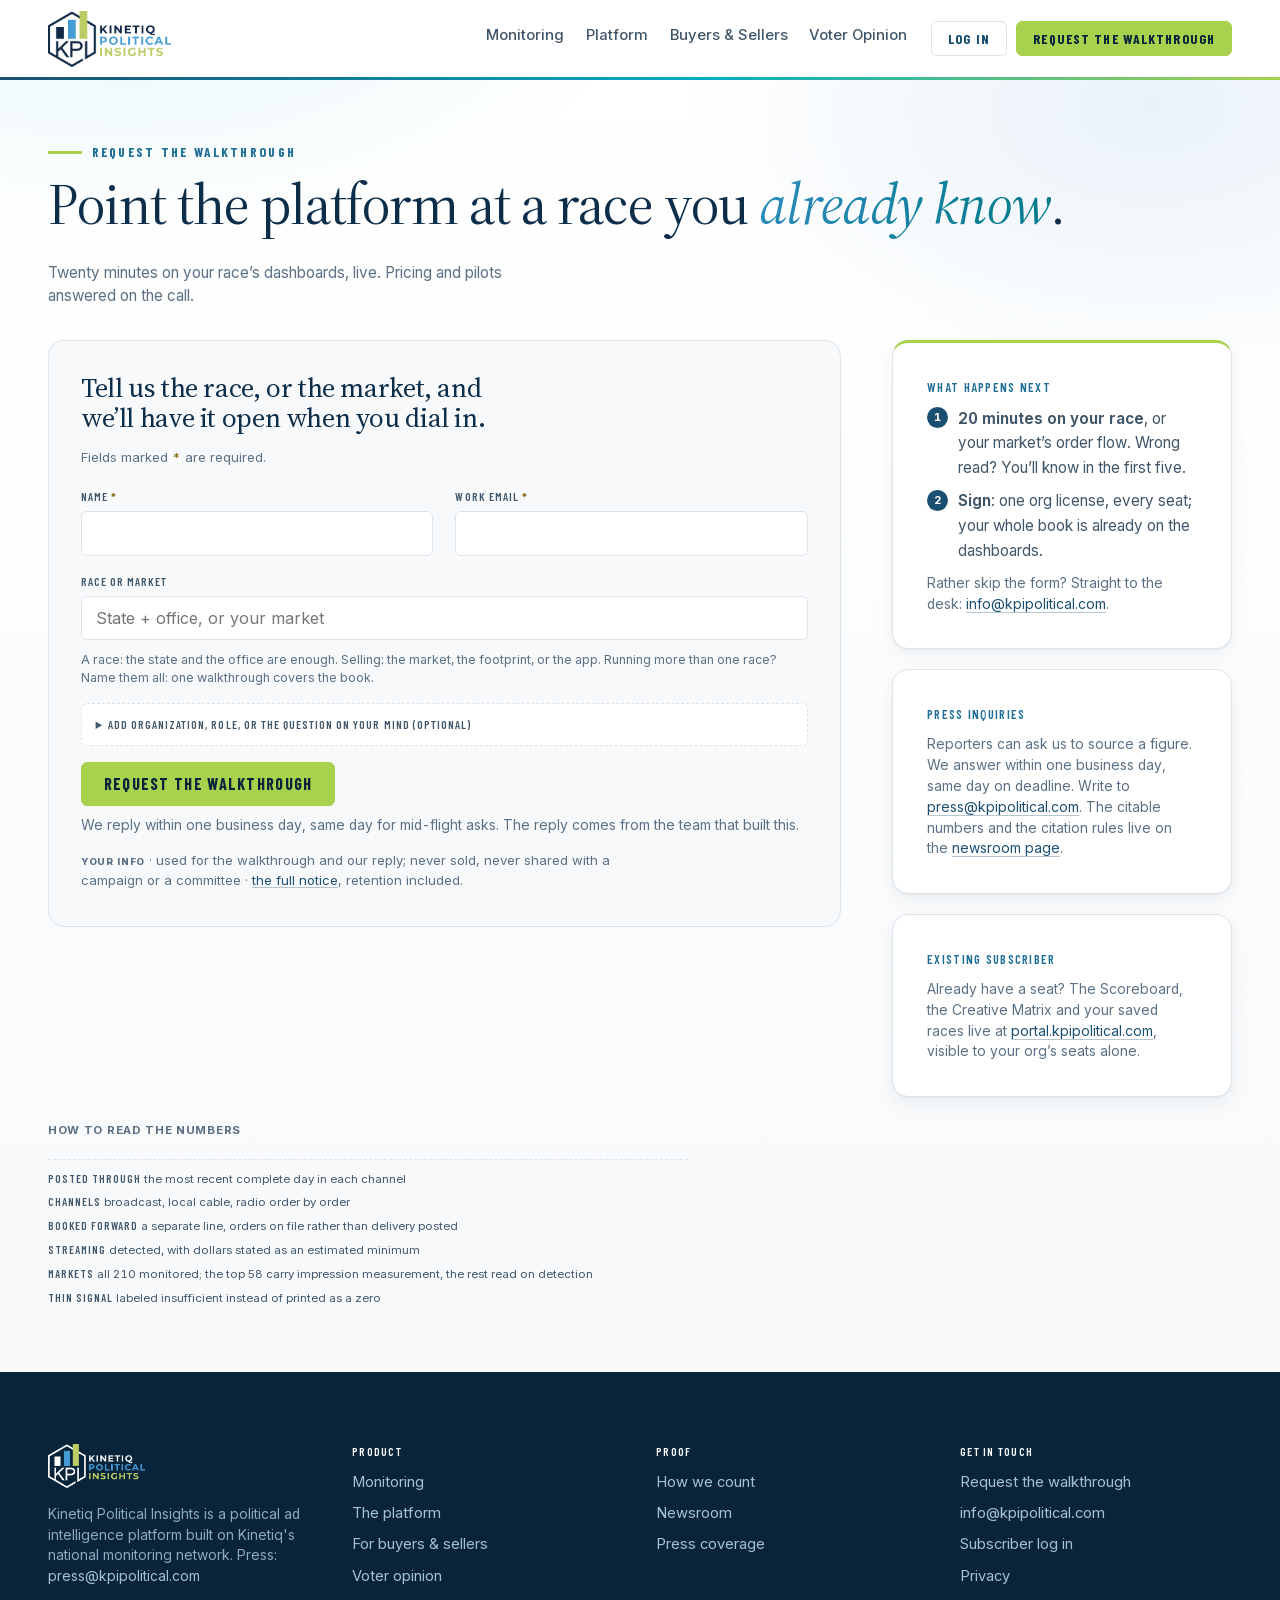
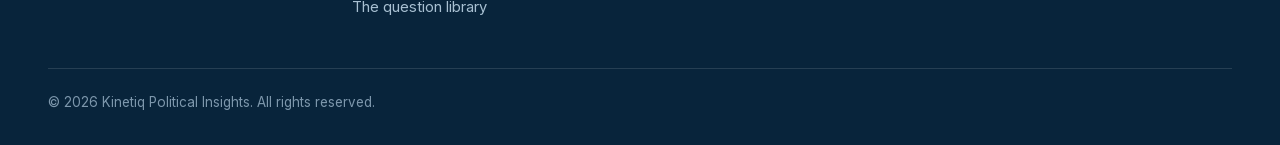
<file: contact.html>
<!DOCTYPE html>
<html lang="en">
<head>
<meta charset="UTF-8">
<meta name="viewport" content="width=device-width, initial-scale=1">
<title>Request the Walkthrough · Kinetiq Political Insights</title>
<meta name="description" content="Name a race you already know, or the market you sell, and we pull it before the walkthrough, so the demo runs on your race instead of a canned dataset. Request the walkthrough, reach press, or log in as a subscriber.">
<meta property="og:title" content="Request the walkthrough · Kinetiq Political Insights">
<meta property="og:description" content="Tell us the race when you book. We pull it before the call, and you judge it against what you already know.">
<meta property="og:type" content="website">
<meta property="og:url" content="https://kpipolitical.com/contact.html">
<meta property="og:image" content="https://kpipolitical.com/assets/img/og-card.png">
<meta property="og:image:width" content="1200">
<meta property="og:image:height" content="630">
<meta property="og:image:alt" content="Kinetiq Political Insights — the most complete political ad intelligence platform">
<meta name="twitter:card" content="summary_large_image">
<meta name="twitter:image" content="https://kpipolitical.com/assets/img/og-card.png">
<link rel="canonical" href="https://kpipolitical.com/contact.html">
<link rel="icon" href="assets/img/kpi-favicon.svg" type="image/svg+xml">
<link rel="icon" href="assets/img/kpi-mark.png" type="image/png">
<link rel="stylesheet" href="assets/css/kpi.css?v=r187">
<style>
  /* contact.html only. Built from existing custom properties, no new colors. */
  .form-shell { background: var(--paper); border: 1px solid var(--rule); border-radius: var(--r-lg); padding: clamp(20px, 3vw, 32px); }
  .form-shell h2 { font-size: clamp(1.4rem, 2.2vw, 1.7rem); }
  .field-row { display: grid; gap: 0 clamp(14px, 2vw, 22px); }
  @media (min-width: 620px) { .field-row { grid-template-columns: repeat(2, minmax(0, 1fr)); } }
  .form-key { font-size: .82rem; color: var(--ink-3); margin: 0 0 1.2rem; }
  .form-note { font-size: .82rem; color: var(--ink-3); margin-top: .95rem; line-height: 1.5; max-width: 60ch; }
  .form-status { font-size: .88rem; line-height: 1.5; margin: 0 0 1.1rem; padding: .55rem .85rem; border-left: 3px solid var(--navy); background: var(--paper-warm); max-width: 60ch; }
  .field-hint { font-size: .78rem; color: var(--ink-3); margin: .3rem 0 0; line-height: 1.45; }
  .form-done h2 { margin-top: 0; }
  .form-done p { max-width: 60ch; }
  .card-col { display: grid; gap: clamp(14px, 1.8vw, 20px); align-content: start; }
  /* The optional fields fold shut so the visible form stays three fields deep. */
  .fold { border: 1px dashed var(--rule); border-radius: var(--r); background: var(--white); margin-bottom: 1rem; }
  .fold summary {
    cursor: pointer; padding: .7rem .85rem; font-family: var(--label);
    text-transform: uppercase; letter-spacing: .09em; font-size: .72rem;
    font-weight: 600; color: var(--ink-2); list-style-position: inside;
  }
  .fold summary:hover { color: var(--navy-deep); }
  .fold[open] { border-style: solid; }
  .fold__in { padding: .35rem .85rem .85rem; }
  /* The three-line answer to "what happens next": one block, no diagram. */
  .nextlines { list-style: none; margin: 0; padding: 0; counter-reset: nl; display: grid; gap: .55rem; }
  .nextlines li { counter-increment: nl; margin: 0; padding-left: 1.9rem; position: relative; font-size: .95rem; color: var(--ink-2); }
  .nextlines li::before {
    content: counter(nl); position: absolute; left: 0; top: .05rem;
    width: 1.3rem; height: 1.3rem; border-radius: 50%; display: grid; place-items: center;
    font-family: var(--mono); font-weight: 700; font-size: .72rem;
    background: var(--navy); color: #fff;
  }
</style>
</head>
<body>
<a class="skip" href="#main">Skip to content</a>

<!-- ============ NAV ============ -->
<nav aria-label="Primary" class="nav nav--light" data-open="false">
  <div class="wrap nav__in">
    <a class="nav__brand" href="index.html" aria-label="Kinetiq Political Insights, home">
      <img src="assets/img/kpi-logo.png" alt="Kinetiq Political Insights">
    </a>
    <ul class="nav__links" id="nav-links">
      <li class="nav__item nav__home"><a href="index.html">Home</a></li>
      <li class="nav__item"><a href="monitoring.html">Monitoring</a>
        <div class="nav__drop" aria-label="Section shortcuts">
          <a href="monitoring.html#alert-demo">Creative alerts</a>
          <a href="monitoring.html#explore-market">Linear orders</a>
          <a href="monitoring.html#fcc-rates">FCC rates</a>
          <a href="monitoring.html#streaming">Streaming</a>
        </div>
      </li>
      <li class="nav__item"><a href="platform.html">Platform</a>
        <div class="nav__drop" aria-label="Section shortcuts">
          <a href="platform.html#scoreboard">The Scoreboard</a>
          <a href="platform.html#creative-matrix">The Creative Matrix</a>
          <a href="platform.html#buy-sheet">The Buy Sheet</a>
          <a href="platform.html#creative-explorer">The Creative Explorer</a>
          <a href="platform.html#baker">Ask Baker AI</a>
        </div>
      </li>
      <li class="nav__item"><a href="week.html">Buyers &amp; Sellers</a>
        <div class="nav__drop" aria-label="Section shortcuts">
          <a href="week.html#wk-buy">The buyer&rsquo;s week</a>
          <a href="week.html#wk-sell">The seller&rsquo;s week</a>
          <a href="week.html#sell-side">The seller&rsquo;s dashboards</a>
          <a href="monitoring.html#explore-market">Explore a live market</a>
        </div>
      </li>
      <li class="nav__item"><a href="polling.html">Voter Opinion</a>
        <div class="nav__drop" aria-label="Section shortcuts">
          <a href="polling.html#loop">The always-on poll</a>
          <a href="polling.html#story">How it works</a>
          <a href="questions.html">The question library</a>
          <a href="polling.html#offerings">Plans &amp; terms</a>
        </div>
      </li>
      <li class="nav__login"><a href="https://portal.kpipolitical.com">Log in</a></li>
    </ul>
    <div class="nav__cta">
      <a class="btn btn--outline btn--sm" href="https://portal.kpipolitical.com">Log in</a>
      <a class="btn btn--lime btn--sm" href="contact.html" aria-current="page">Request the walkthrough</a>
    </div>
    <button class="nav__toggle" aria-expanded="false" aria-label="Menu" aria-controls="nav-links">Menu</button>
  </div>
</nav>

<main id="main">

<!-- CLAIM: Point it at a race you already know and check whether it tells you
     something you did not. -->

<!-- ============ OPENER + FORM (ruling 49a: the form is the hero) ============ -->
<section class="section section--tight hero-wash">
  <div class="wrap">
    <p class="eyebrow">Request the walkthrough</p>
    <h1 style="font-size:clamp(2.2rem,4.8vw,3.6rem)">Point the platform at a race you <span class="serif-accent">already know</span>.</h1>
    <p class="dek" style="max-width:58ch;margin:.9rem 0 0">Twenty minutes on your
      race&rsquo;s dashboards, live. Pricing and pilots answered on the
      call.</p>

    <div class="split split--wide-left mt2">

      <!-- WIRING DONE (rulings 47b/48, 8/25): the form posts as JSON to the same-origin
           /api/contact endpoint; success and error states follow its JSON shape, fetch
           failure falls back to composing a mail message, and the form's own mailto
           action covers JS-off. Deploy details live in the production repo's docs. -->
      <div class="form-shell" id="demo-shell">
        <h2>Tell us the race, or the market, and we&rsquo;ll have it open when you dial in.</h2>
        <p class="form-key">Fields marked <span class="req">*</span> are required.</p>

        <form id="demo-form" method="post" enctype="text/plain"
              action="mailto:info@kpipolitical.com?subject=Demo%20request%20%5Bcontact%20form%20%C2%B7%20no-JS%5D">
          <div class="field-row">
            <div class="field">
              <label for="c-name">Name <span class="req">*</span></label>
              <input type="text" id="c-name" name="name" autocomplete="name" maxlength="150" required>
            </div>
            <div class="field">
              <label for="c-email">Work email <span class="req">*</span></label>
              <input type="email" id="c-email" name="email" autocomplete="email" maxlength="150" required>
            </div>
          </div>

          <div class="field">
            <label for="c-race">Race or market</label>
            <input type="text" id="c-race" name="race" aria-describedby="c-race-hint" maxlength="150"
                   placeholder="State + office, or your market">
            <p class="field-hint" id="c-race-hint">A race: the state and the office
              are enough. Selling: the market, the footprint, or the app. Running more than one race? Name them all: one walkthrough covers the book.</p>
          </div>

          <!-- Ruling 49a: everything else folds shut; three fields stay visible. -->
          <details class="fold" id="c-more">
            <summary>Add organization, role, or the question on your mind (optional)</summary>
            <div class="fold__in">
              <div class="field-row">
                <div class="field">
                  <label for="c-org">Organization</label>
                  <input type="text" id="c-org" name="organization" autocomplete="organization" maxlength="150">
                </div>
                <div class="field">
                  <label for="c-role">Role</label>
                  <select id="c-role" name="role">
                    <option value="">Select one</option>
                    <option>General consultant</option>
                    <option>Media buyer</option>
                    <option>Digital strategist</option>
                    <option>Committee or IE staff</option>
                    <option>Station or platform sales</option>
                    <option>Press</option>
                    <option>Other</option>
                  </select>
                </div>
              </div>
              <div class="field">
                <label for="c-need">What you are trying to solve</label>
                <textarea id="c-need" name="need" aria-describedby="c-need-hint" maxlength="600" placeholder="The question you want the walkthrough to answer"></textarea>
                <p class="field-hint" id="c-need-hint">A sentence is enough. Please leave out anything your
                  client would consider confidential, and we will take the detail on the call.</p>
              </div>
            </div>
          </details>

          <p class="form-status" id="form-status" role="status" aria-live="polite" hidden></p>

          <button class="btn btn--lime" type="submit">Request the walkthrough</button>
          <p class="small" style="margin:.55rem 0 0">We reply within one business day, same day for mid-flight asks. The reply comes from the team that built this.</p>

          <!-- Notice at collection. Keep this visible at the point of collection.
               The privacy page carries the retention term; linked from every footer. -->
          <div class="form-note form-note--rows">
            <p><b>YOUR INFO</b> &middot; used for the walkthrough and our reply; never
              sold, never shared with a campaign or a committee &middot;
              <a href="privacy.html">the full notice</a>, retention included.</p>
          </div>
        </form>
      </div>

      <div class="card-col">
        <!-- Ruling 49a: the walkthrough explainer, cut to one block of three plain lines. -->
        <div class="card card--flag">
          <div class="card__k">What happens next</div>
          <ol class="nextlines">
            <li><b>20 minutes on your race</b>, or your market&rsquo;s order
              flow. Wrong read? You&rsquo;ll know in the first five.</li>
            <li><b>Sign</b>: one org license, every seat; your whole book is already on the dashboards.</li>
          </ol>
          <p class="small" style="margin:.6rem 0 0">Rather skip the form? Straight to the desk:
            <a href="mailto:info@kpipolitical.com?subject=KPI%20site%20%5Bcontact%20page%5D">info@kpipolitical.com</a>.</p>
        </div>

        <div class="card" id="press">
          <div class="card__k">Press inquiries</div>
          <!-- r106: the newsroom's citable-numbers card owns citation guidance; this points. -->
          <p class="small">Reporters can ask us to source a figure. We answer within
            one business day, same day on deadline. Write to
            <a href="mailto:press@kpipolitical.com?subject=KPI%20site%20%5Bcontact%20page%5D">press@kpipolitical.com</a>. The citable
            numbers and the citation rules live on the <a href="press.html">newsroom
            page</a>.</p>
        </div>

        <div class="card">
          <div class="card__k">Existing subscriber</div>
          <p class="small">Already have a seat? The Scoreboard, the Creative Matrix
            and your saved races live at
            <a href="https://portal.kpipolitical.com">portal.kpipolitical.com</a>,
            visible to your org&rsquo;s seats alone.</p>
        </div>
      </div>
    </div>

    <!-- The honesty stamp, applied to the demo itself: what we open in front of you
         carries the same honesty language every figure in the product carries. -->
    <details class="mdet mdet--keep" open style="margin:1.2rem 0 0"><summary>How to read the numbers</summary>
    <div class="stamp">
      <span><b>Posted through</b> the most recent complete day in each channel</span>
      <span><b>Channels</b> broadcast, local cable, radio order by order</span>
      <span><b>Booked forward</b> a separate line, orders on file rather than delivery posted</span>
      <span><b>Streaming</b> detected, with dollars stated as an estimated minimum</span>
      <span><b>Markets</b> all 210 monitored; the top 58 carry impression measurement, the rest read on detection</span>
      <span><b>Thin signal</b> labeled insufficient instead of printed as a zero</span>
    </div>
    </details>
  </div>
</section>

</main>

<!-- ============ FOOTER ============ -->
<footer class="foot">
  <div class="wrap">
    <div class="foot__grid">
      <div class="foot__brand">
        <img src="assets/img/kpi-logo-reverse.png" alt="Kinetiq Political Insights">
        <p class="small" style="color:#8FA9BE;max-width:34ch">Kinetiq Political Insights is a
          political ad intelligence platform built on Kinetiq's national monitoring network.
          Press: <a href="mailto:press@kpipolitical.com?subject=KPI%20site%20%5Bcontact%20page%5D">press@kpipolitical.com</a></p>
      </div>
      <div>
        <details class="mdet mfoot" open><summary><h4>Product</h4></summary>
        <ul>
          <li><a href="monitoring.html">Monitoring</a></li>
          <li><a href="platform.html">The platform</a></li>
          <li><a href="week.html">For buyers &amp; sellers</a></li>
          <li><a href="polling.html">Voter opinion</a></li>
          <li><a href="questions.html">The question library</a></li>
        </ul></details>
      </div>
      <div>
        <details class="mdet mfoot" open><summary><h4>Proof</h4></summary>
        <ul>
          <li><a href="monitoring.html#cross-screen">How we count</a></li>
          <li><a href="press.html">Newsroom</a></li>
          <li><a href="index.html#press">Press coverage</a></li>
        </ul></details>
      </div>
      <div>
        <details class="mdet mfoot" open><summary><h4>Get in touch</h4></summary>
        <ul>
          <li><a href="contact.html">Request the walkthrough</a></li>
          <li><a href="mailto:info@kpipolitical.com?subject=KPI%20site%20%5Bcontact%20page%5D">info@kpipolitical.com</a></li>
          <li><a href="https://portal.kpipolitical.com">Subscriber log in</a></li>
          <li><a href="privacy.html">Privacy</a></li>
        </ul></details>
      </div>
    </div>
    <div class="foot__base">
      <span>© 2026 Kinetiq Political Insights. All rights reserved.</span>
    </div>
  </div>
</footer>

<script>
/* contact.html only. The form posts as JSON to same-origin /api/contact (rulings 47b/48;
   the live endpoint in the production repo's server.js: fields name/email/subject/description,
   caps 150/150/150/1000). Mapping: subject = the race/market line; organization, role and the
   race line fold into description. When fetch fails or no handler answers, the script composes
   a mail message instead, so a filled-in request is never silently discarded. The form's own
   mailto action is the no-script fallback. */
(function () {
  var form = document.getElementById('demo-form');
  var shell = document.getElementById('demo-shell');
  if (!form || !shell) return;

  /* A question carried in from the Baker composer pre-fills the ask, so the
     thread from "try an example" to "book the walkthrough" never drops it. The
     optional fold opens so the pre-filled question is visible (ruling 49a). */
  try {
    var prompt = new URLSearchParams(location.search).get('prompt');
    var need = document.getElementById('c-need');
    if (prompt && need && !need.value) {
      need.value = prompt;
      var fold = document.getElementById('c-more');
      if (fold) fold.open = true;
    }
  } catch (e) { /* optional nicety */ }

  var v = function (id) { var el = document.getElementById(id); return el ? el.value.trim() : ''; };
  var cap = function (s, n) { return s.length > n ? s.slice(0, n) : s; };

  /* Build the endpoint payload. Organization, role and the need line are optional
     (ruling 49a); only filled lines fold into the description, and an empty
     description gets a plain fallback line so the endpoint's required field is
     always carried. The 600-character textarea cap plus the folded lines stays
     under the endpoint's 1000-character description cap; cap() is the guard. */
  var buildPayload = function () {
    var parts = [];
    if (v('c-org')) parts.push('Organization: ' + v('c-org'));
    if (v('c-role')) parts.push('Role: ' + v('c-role'));
    if (v('c-race')) parts.push('Race or market to pull: ' + v('c-race'));
    if (v('c-need')) parts.push('', 'What they are trying to solve:', v('c-need'));
    var description = parts.join('\n').replace(/^\n+/, '') ||
      'Demo request from the website form.';
    return {
      name: cap(v('c-name'), 150),
      email: cap(v('c-email'), 150),
      subject: cap(v('c-race') || 'Demo request', 150),
      description: cap(description + '\n\nSENT FROM: the contact form', 1000)
    };
  };

  var status = document.getElementById('form-status');
  var say = function (msg) { if (status) { status.hidden = false; status.textContent = msg; } };
  var hush = function () { if (status) { status.hidden = true; status.textContent = ''; } };
  var btn = form.querySelector('button[type="submit"]');
  try {
    var rq = new URLSearchParams(location.search).get('race');
    if (rq) {
      var rf = document.getElementById('c-race');
      if (rf && !rf.value) rf.value = rq.slice(0, 150);
      var cf = document.getElementById('demo-form');
      if (cf && cf.parentNode) {
        var conf = document.createElement('p');
        conf.className = 'small num';
        conf.style.cssText = 'font-family:var(--mono);letter-spacing:.05em;color:var(--navy-ink);margin:0 0 .6rem';
        conf.textContent = 'YOUR RACE: ' + rq.slice(0, 150).toUpperCase() + ' \u00b7 DASHBOARDS OPEN WHEN YOU DIAL IN';
        cf.parentNode.insertBefore(conf, cf);
      }
    }
  } catch (e) {}
  var restore = function () {
    if (btn) { btn.disabled = false; btn.textContent = 'Request the walkthrough'; }
  };

  var showSent = function () {
    shell.className = 'form-shell form-done';
    shell.innerHTML =
      '<h2 tabindex="-1" id="demo-done">Your request is in.</h2>' +
      '<p>It goes to the analysts who run the walkthroughs, and they pull the race, or the market, before the call. ' +
      'The first reply is usually a question about your race rather than a scheduling link.</p>' +
      '<p>Anything to add in the meantime, write to ' +
      '<a href="mailto:info@kpipolitical.com?subject=KPI%20site%20%5Bcontact%20page%5D">info@kpipolitical.com</a> with the state and the office, or the market you sell.</p>';
    var h = document.getElementById('demo-done');
    if (h) h.focus();
  };

  /* Mail fallback: same content, composed as a message, for when no handler answers
     (a static preview, an offline moment) so nothing typed is lost. */
  /* r173 (the owner): the fallback never launches the mail client on its own.
     What was typed is packed into a ready-to-send message behind one click. */
  var showMailReady = function (p) {
    var lines = ['Name: ' + p.name, 'Work email: ' + p.email, '', p.description, '',
      'PATH: mail compose \u00b7 the form fell back to email'].join('\r\n');
    var subject = 'Demo request' + (v('c-org') ? ', ' + v('c-org') : '');
    var href = 'mailto:info@kpipolitical.com?subject=' +
      encodeURIComponent(subject) + '&body=' + encodeURIComponent(lines);
    shell.className = 'form-shell form-done';
    shell.innerHTML =
      '<h2 tabindex="-1" id="demo-done">Nothing sent yet. One click finishes it.</h2>' +
      '<p>The form could not reach the desk from here, so everything you typed is packed ' +
      'into a message instead.</p>' +
      '<p><a class="btn btn--lime" href="' + href + '">Open the email, ready to send</a></p>' +
      '<p class="small">It goes to <a href="mailto:info@kpipolitical.com?subject=KPI%20site%20%5Bcontact%20page%5D">info@kpipolitical.com</a> and reaches the analysts who run the walkthroughs.</p>';
    var h = document.getElementById('demo-done');
    if (h) h.focus();
  };

  form.addEventListener('submit', function (e) {
    if (!form.checkValidity()) return;
    e.preventDefault();
    hush();
    var p = buildPayload();
    if (btn) { btn.disabled = true; btn.textContent = 'Sending'; }

    fetch('/api/contact', {
      method: 'POST',
      headers: { 'Content-Type': 'application/json' },
      body: JSON.stringify(p)
    }).then(function (res) {
      /* Non-JSON (a static host answering 404/501) rejects here and lands in catch. */
      return res.json().then(function (data) { return { status: res.status, data: data }; });
    }).then(function (r) {
      if (r.data && r.data.success === true) { showSent(); return; }
      restore();
      if (r.status === 400 && r.data && r.data.errors) {
        var msgs = [];
        for (var k in r.data.errors) {
          if (Object.prototype.hasOwnProperty.call(r.data.errors, k)) msgs.push(r.data.errors[k]);
        }
        say('Please check the form. ' + msgs.join('. ') + '.');
      } else {
        say((r.data && r.data.message) ||
          'We could not send your request right now. Please try again, or write to info@kpipolitical.com with the state and the office, or the market you sell.');
      }
    }).catch(function () {
      restore();
      showMailReady(p);
    });
  });
})();
</script>
<script src="assets/js/site.js?v=r187"></script>
</body>
</html>
</file>
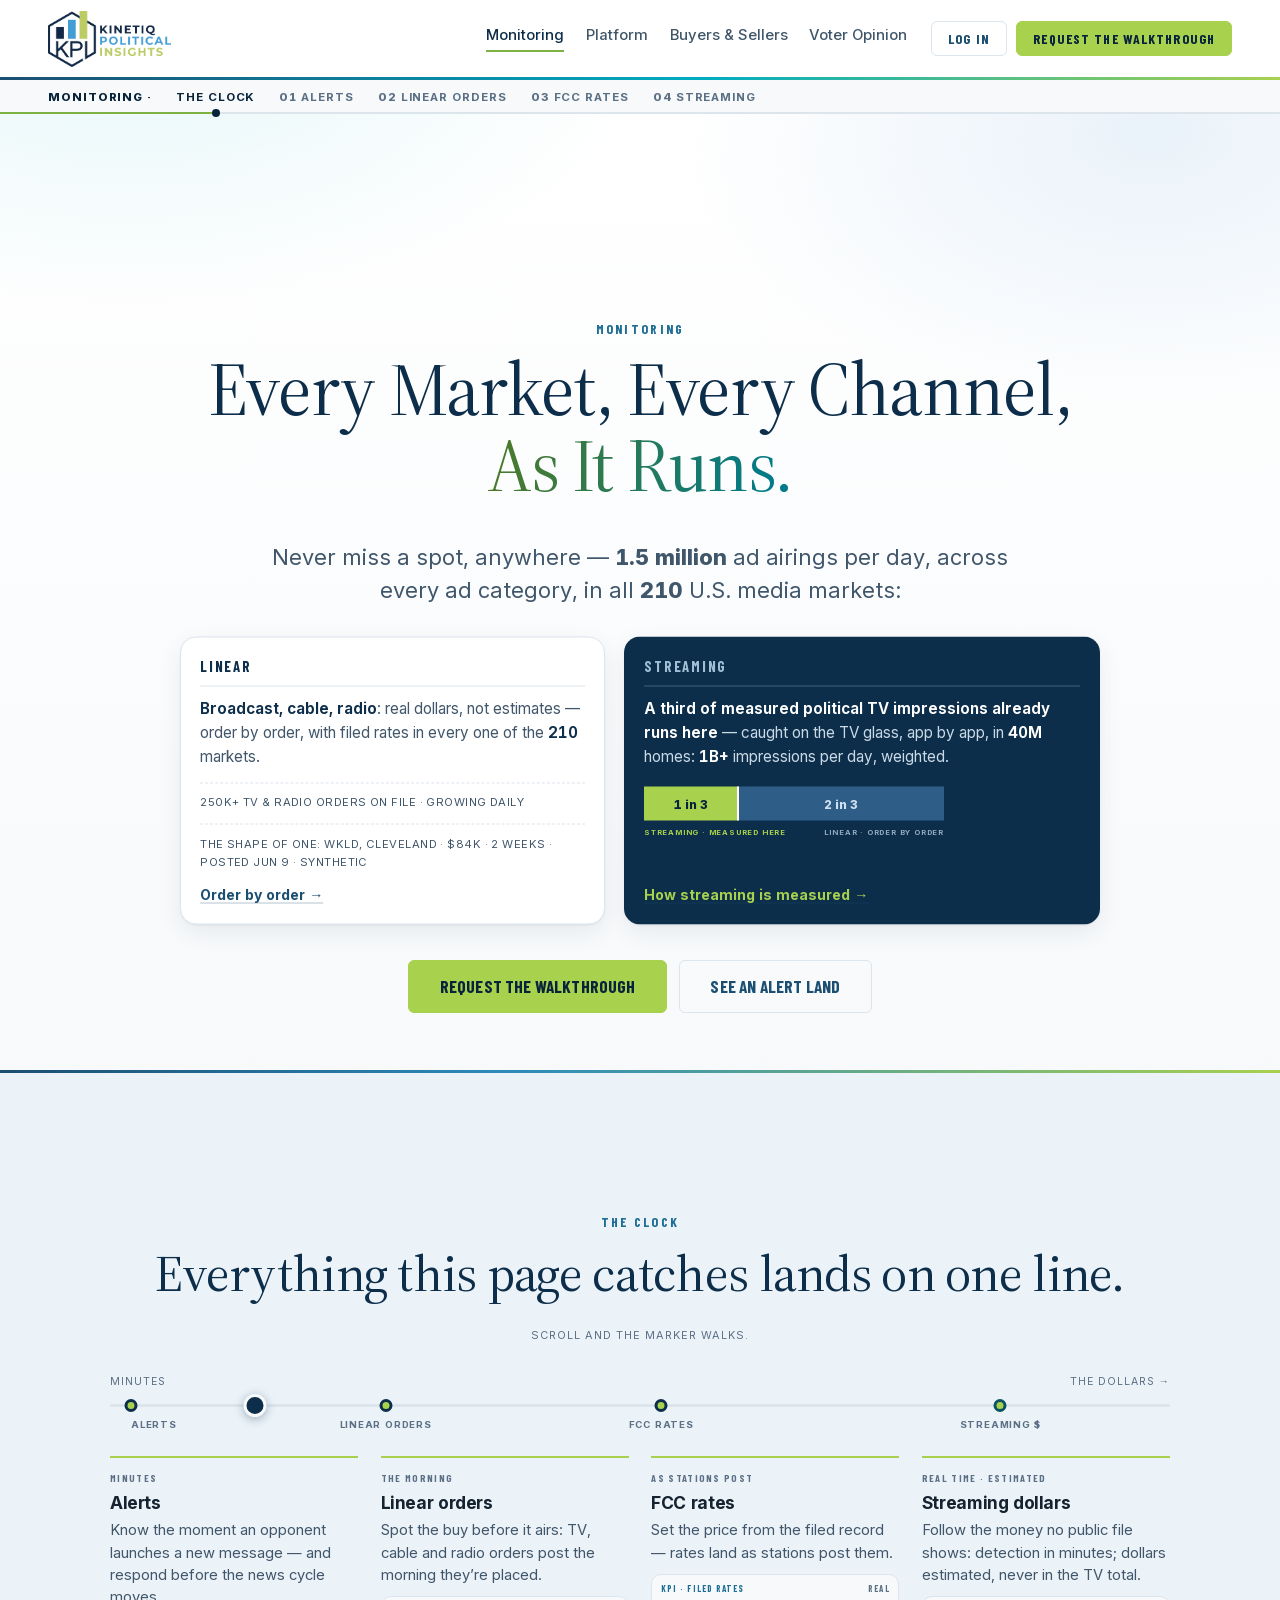
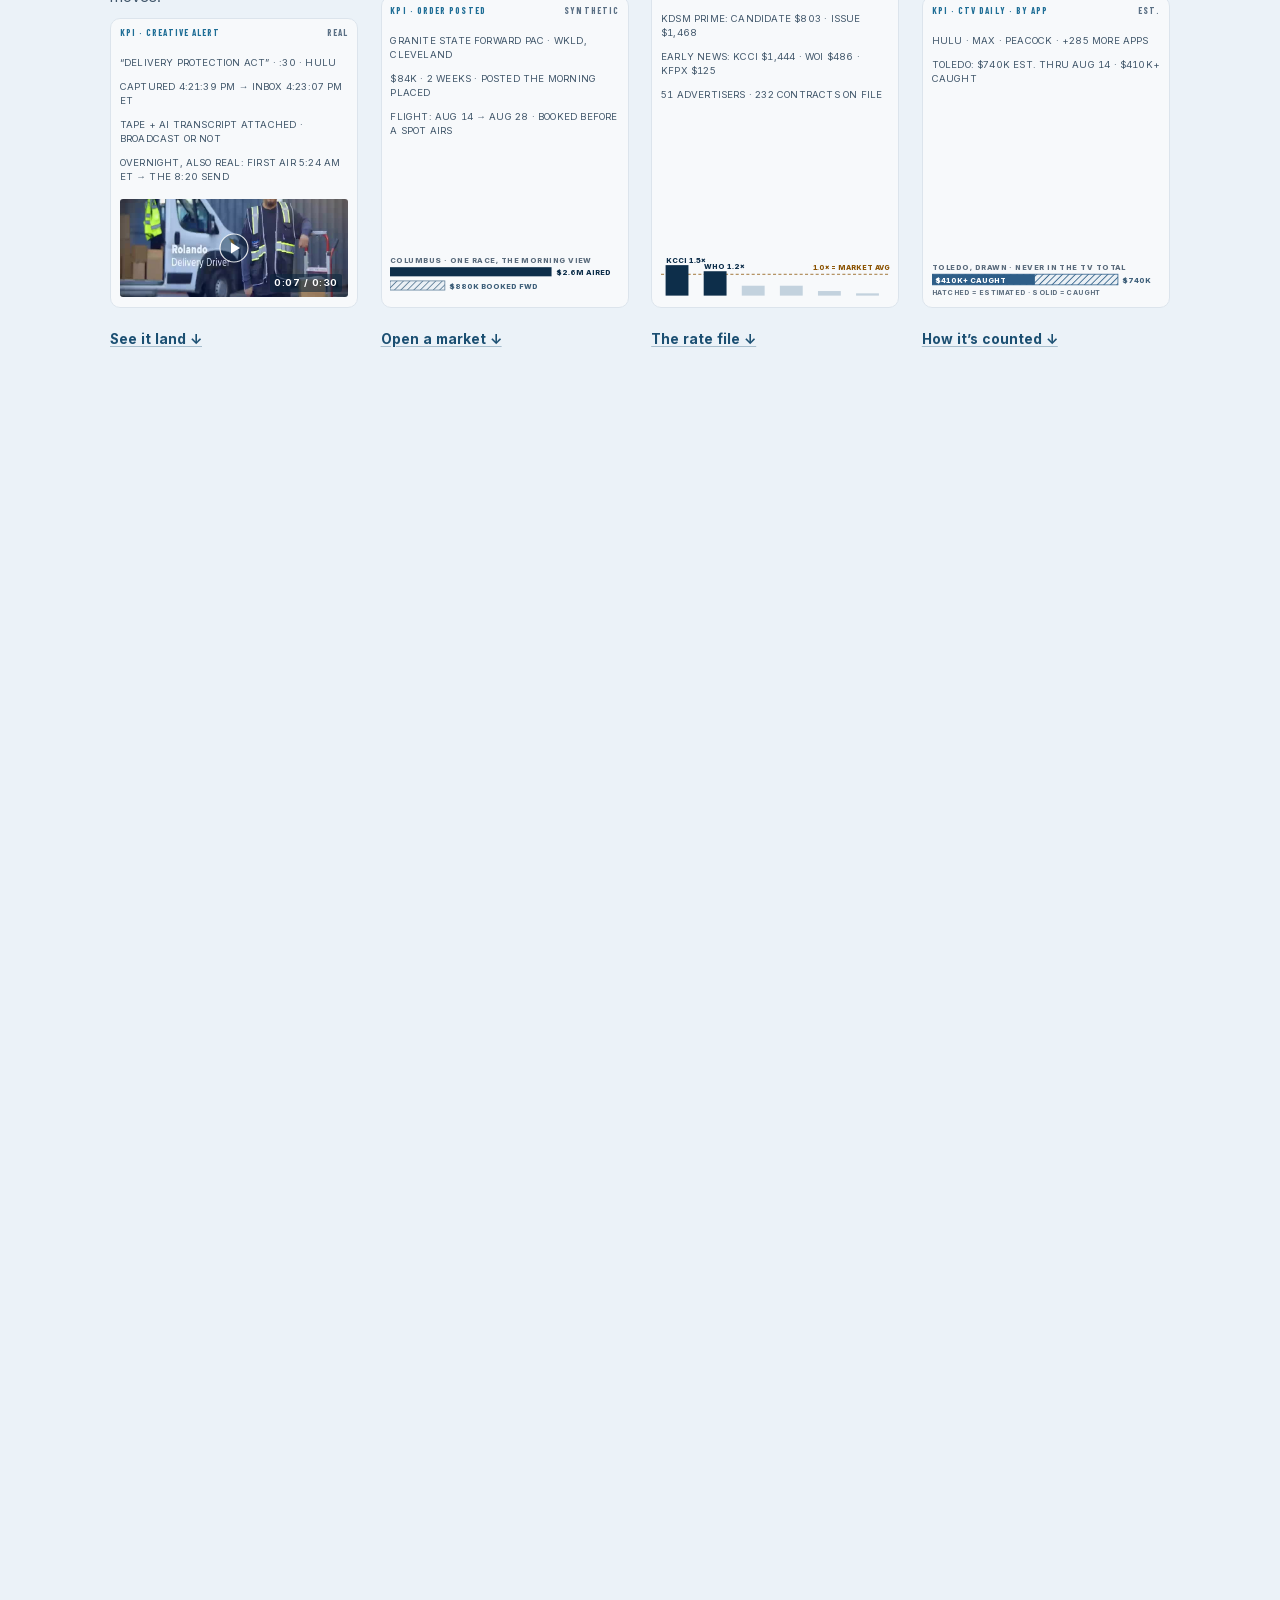
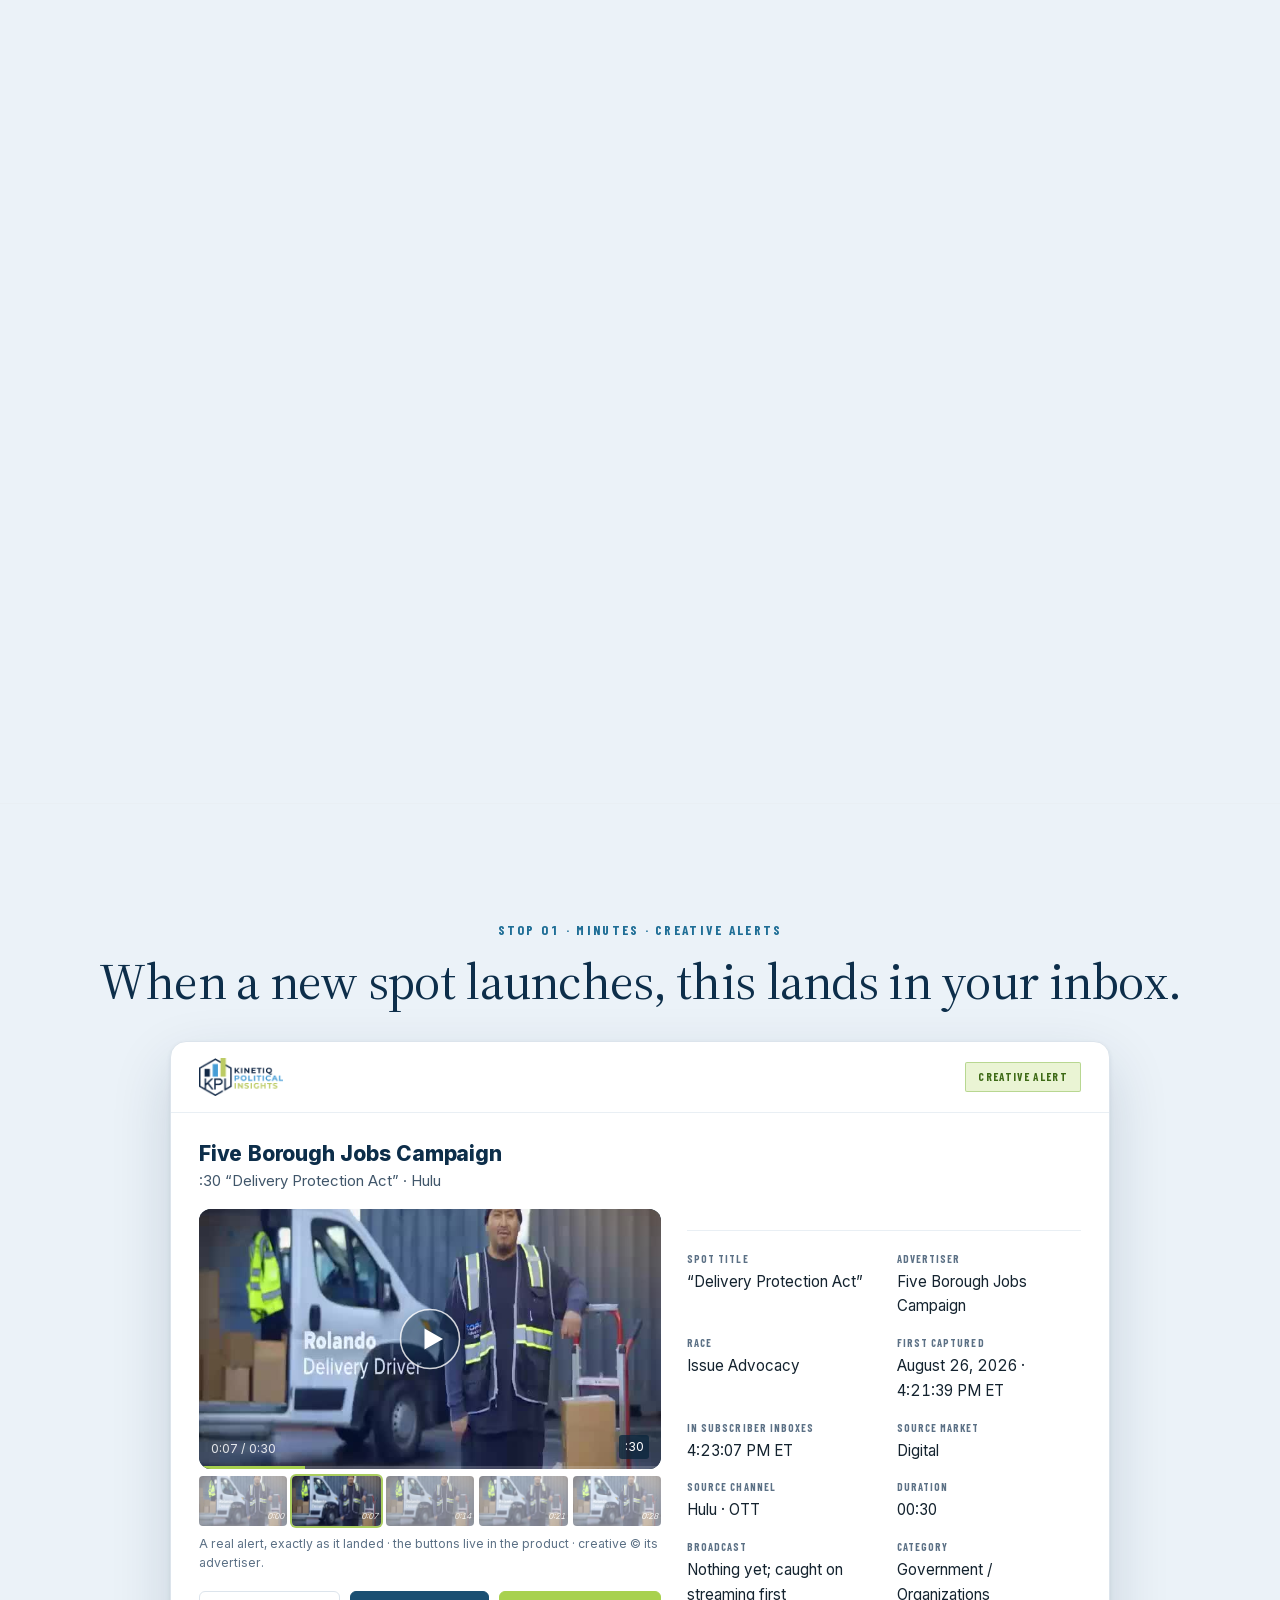
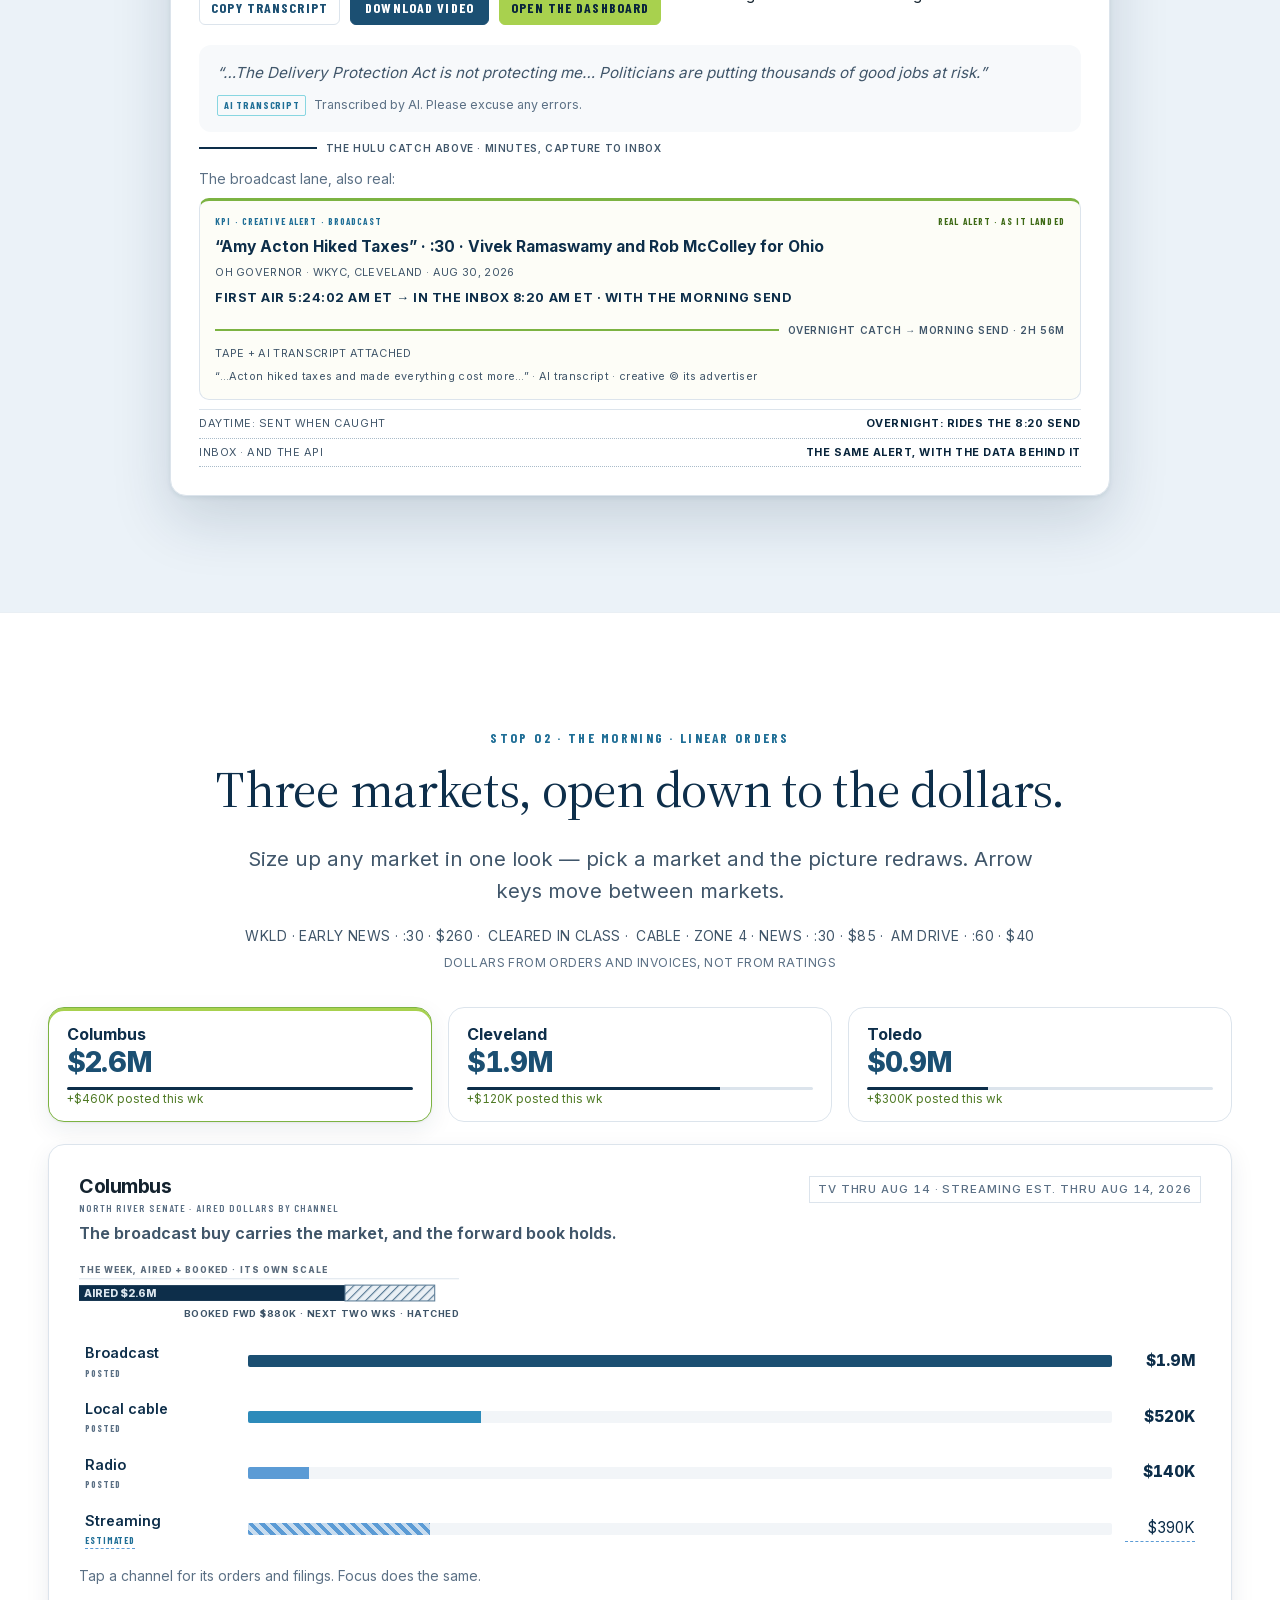
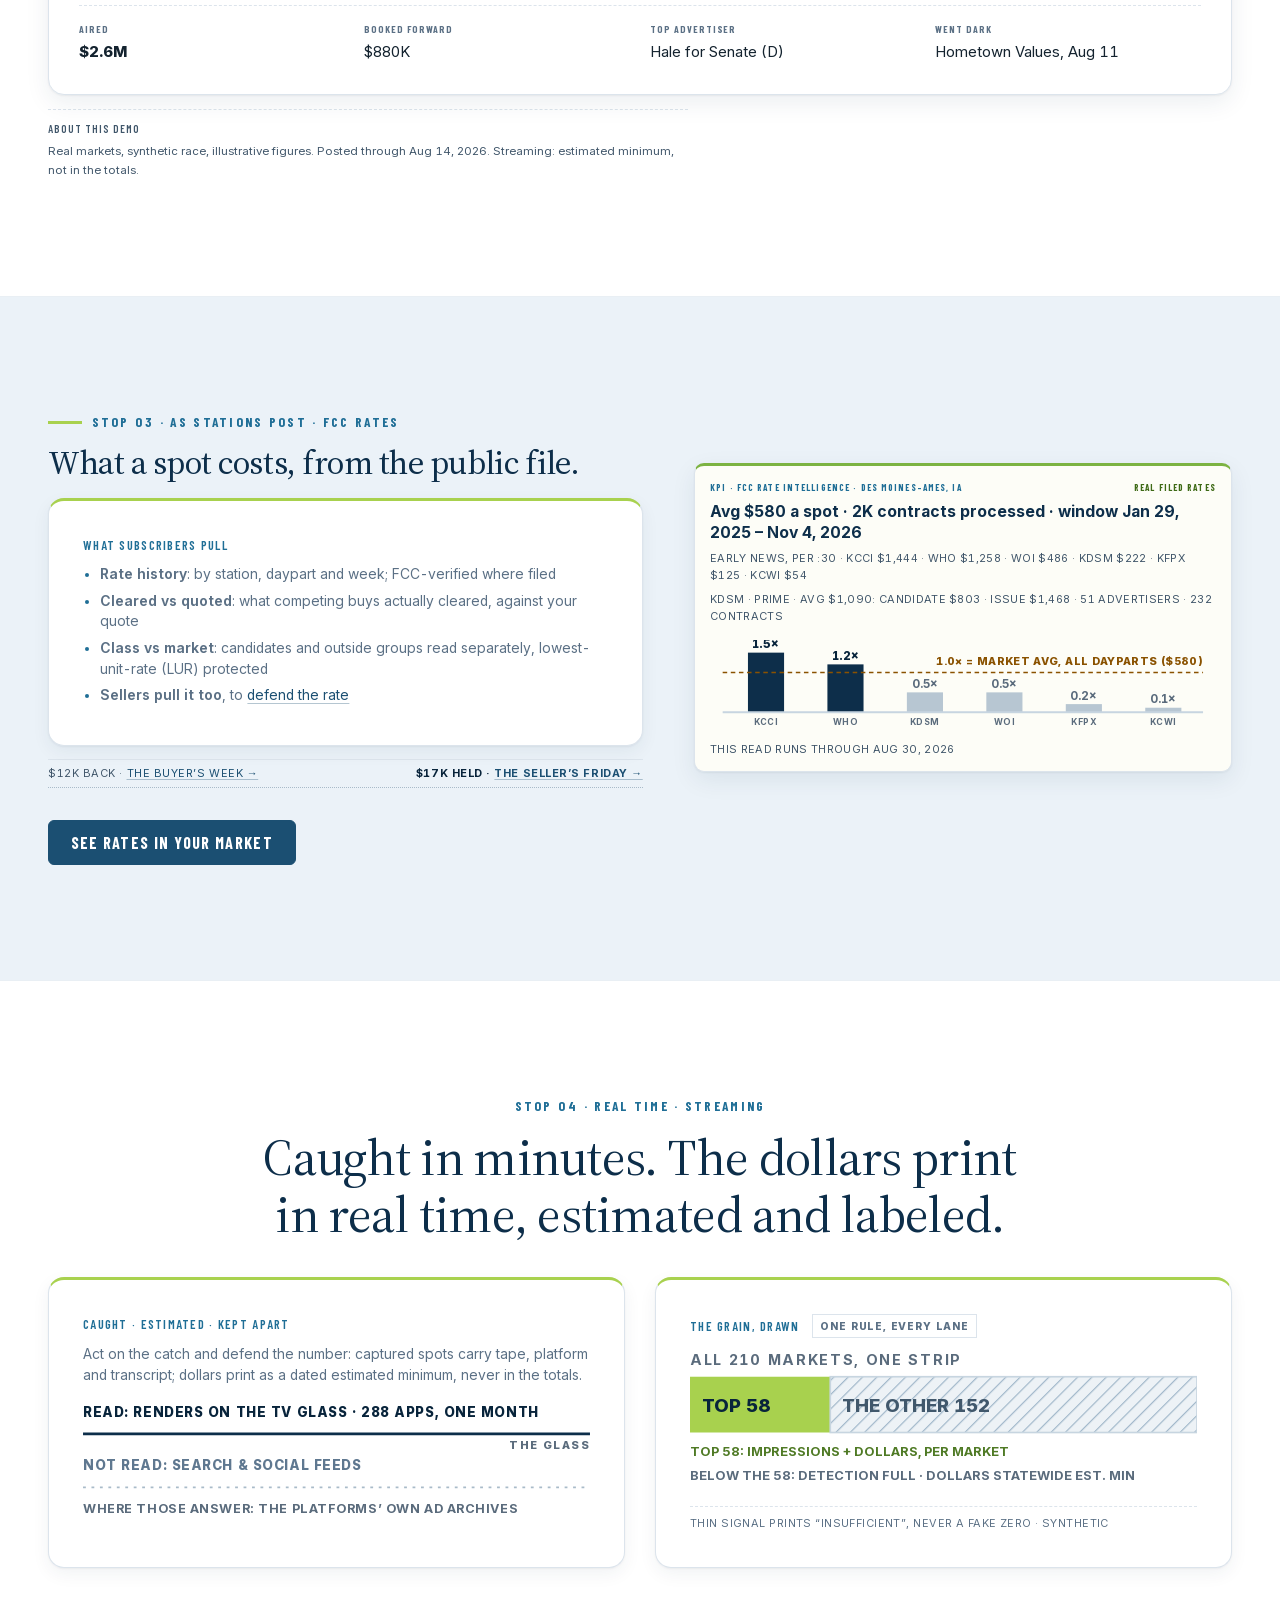
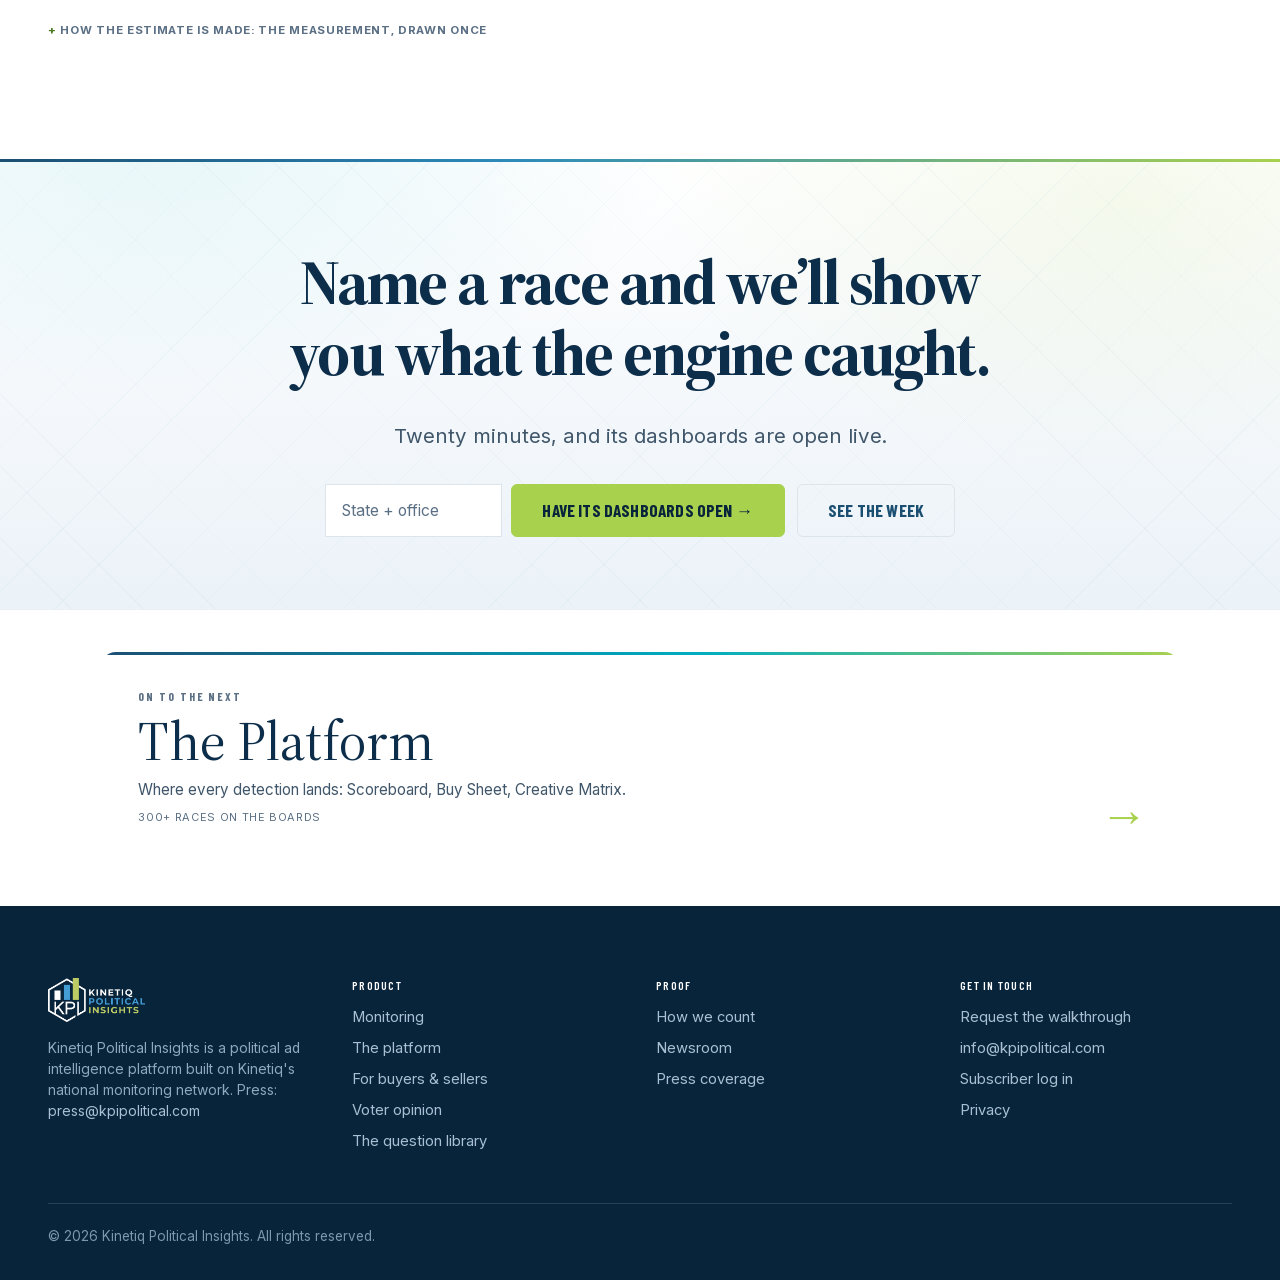
<file: monitoring.html>
<!DOCTYPE html>
<html lang="en">
<head>
<meta charset="UTF-8">
<meta name="viewport" content="width=device-width, initial-scale=1">
<title>Monitoring | Kinetiq Political Insights</title>
<meta name="description" content="About 1.5 million ad airings detected per day across all 210 U.S. media markets: TV, cable and radio order by order, streaming caught on the glass, creative alerts with the tape and transcript, and rates from the public FCC file.">
<meta property="og:title" content="Monitoring | Kinetiq Political Insights">
<meta property="og:description" content="About 1.5 million ad airings detected per day across all 210 U.S. media markets: TV, cable and radio order by order, streaming caught on the glass, creative alerts with the tape and transcript, and rates from the public FCC file.">
<meta property="og:type" content="website">
<meta property="og:url" content="https://kpipolitical.com/monitoring.html">
<meta property="og:image" content="https://kpipolitical.com/assets/img/og-card.png">
<meta property="og:image:width" content="1200">
<meta property="og:image:height" content="630">
<meta property="og:image:alt" content="Kinetiq Political Insights — the most complete political ad intelligence platform">
<meta name="twitter:card" content="summary_large_image">
<meta name="twitter:image" content="https://kpipolitical.com/assets/img/og-card.png">
<link rel="canonical" href="https://kpipolitical.com/monitoring.html">
<link rel="icon" href="assets/img/kpi-favicon.svg" type="image/svg+xml">
<link rel="icon" href="assets/img/kpi-mark.png" type="image/png">
<link rel="stylesheet" href="assets/css/kpi.css?v=r187">
<style>
  .fig-scroll > svg { min-width: 820px; }
  /* R69: the key graphic gets a phone-native stack; no panning a 1000px drawing */
  .xsm { display: none; }
  @media (max-width: 640px) {
    #xscreen-fig .fig-swipe, #xscreen-fig .fig-hint { display: none; }
    .xsm { display: flex; flex-direction: column; gap: .9rem; padding: .2rem .1rem .3rem; }
    .xsm-tv { border: 1.5px solid var(--navy); border-radius: 8px; padding: .7rem .8rem .6rem; background: var(--white); }
    .xsm-k { display: block; text-align: center; font-family: var(--label); font-size: .58rem; font-weight: 700; letter-spacing: .1em; color: #40566A; margin-bottom: .45rem; }
    .xsm-app { display: flex; align-items: center; gap: .6rem; padding: .42rem 0; }
    .xsm-app + .xsm-app { border-top: 1px solid var(--rule-soft); }
    .xsm-app i { flex: 0 0 4.2rem; font-style: normal; font-family: var(--label); font-size: .6rem; font-weight: 800; letter-spacing: .08em; color: #5A6B7C; }
    .xsm-chip { position: relative; flex: 0 0 2.1rem; height: 1.15rem; border-radius: 3px; background: rgba(0,172,193,.14); border: 1px solid #00ACC1; }
    .xsm-chip::after { content: ""; position: absolute; left: .68rem; top: .24rem; border-left: .42rem solid #00ACC1; border-top: .3rem solid transparent; border-bottom: .3rem solid transparent; }
    .xsm-app em { flex: 1; height: 2px; background: #D7E1E9; }
    .xsm-under { display: block; text-align: center; font-family: var(--label); font-size: .54rem; font-weight: 700; letter-spacing: .08em; color: var(--ink-3); border-top: 1px solid var(--rule-soft); margin-top: .45rem; padding-top: .45rem; }
    .xsm-home { display: flex; align-items: center; gap: .7rem; }
    .xsm-x3 { flex: 0 0 auto; display: grid; place-items: center; width: 2.1rem; height: 2.1rem; border-radius: 50%; background: var(--navy-deep); color: #fff; font-family: var(--mono); font-weight: 800; font-size: .95rem; }
    .xsm-home b { display: block; color: var(--navy-deep); font-size: .92rem; }
    .xsm-home i { display: block; font-style: normal; color: var(--ink-3); font-size: .78rem; }
    .xsm-barlab { display: flex; justify-content: space-between; gap: .6rem; font-family: var(--label); font-size: .52rem; font-weight: 700; letter-spacing: .07em; color: #40566A; margin-bottom: .3rem; }
    .xsm-barlab .xsm-g { color: var(--lime-text); text-align: right; }
    .xsm-bar { position: relative; display: block; height: 22px; border: 1.2px solid #B9C9D6; border-radius: 3px; background: rgba(168,209,78,.13); background-clip: padding-box; overflow: hidden; }
    .xsm-bar::after { content: ""; position: absolute; inset: 0; border: 1.6px dashed #7CB342; border-radius: 3px; pointer-events: none; }
    .xsm-bar i { position: absolute; left: 0; top: 0; bottom: 0; width: 33%; background: var(--navy); }
    .xsm-census { display: block; margin-top: .35rem; font-size: .74rem; color: #40566A; }
    .xsm-plate { text-align: center; border: 1.8px dashed #7CB342; border-radius: 8px; background: rgba(168,209,78,.06); padding: .7rem .6rem .6rem; }
    .xsm-plate b { display: block; font-family: var(--mono); font-size: 1.5rem; font-weight: 800; color: var(--navy-deep); }
    .xsm-plate i { display: block; font-style: normal; font-family: var(--label); font-size: .56rem; font-weight: 700; letter-spacing: .09em; color: var(--lime-text); margin-top: .15rem; }
    .xsm-claim { margin: 0; text-align: center; font-weight: 700; color: #14232F; font-size: .92rem; line-height: 1.5; }
  }
  .fig--unit .fig__svg rect, .fig--unit .fig__svg text { animation: none !important; }
  @media (prefers-reduced-motion: no-preference) {
    .fig--unit.in-view .fig__svg g[data-u] { animation: fade-in .55s ease-out backwards; }
    .fig--unit.in-view .fig__svg g[data-u="3"] { animation-delay: .18s; }
    .fig--unit.in-view .fig__svg g[data-u="4"] { animation-delay: .36s; }
    .fig--unit.in-view .fig__svg g[data-u="5"] { animation-delay: .54s; }
  }
  /* r89: unit-group reveals ride the IO one-shots above in every browser. */

  .fig-swipe { position: relative; }
  .fig-hint { display: none; color: var(--ink-3); margin-bottom: .6rem; }
  @media (max-width: 880px) {
    .fig-hint { display: block; }
    .fig-swipe::after {
      content: ""; position: absolute; top: 0; right: 0; bottom: 0; width: 46px;
      background: linear-gradient(to right, transparent, var(--white));
      pointer-events: none;
    }
  }
  .hero--sub .hero-center { text-align: center; padding: clamp(56px, 8vw, 104px) 0 clamp(36px, 5vw, 60px); }
  .hero--sub .eyebrow { justify-content: center; }
  .hero--sub h1 { max-width: none; margin-inline: auto; font-size: clamp(2.6rem, 5.8vw, 4.8rem); }
  .hero--sub .lede { margin: 1.3rem auto 0; max-width: 60ch; }
  .hero--sub .btn-row { justify-content: center; margin-top: 2rem; }
  @media (max-width: 560px) {
    .hero--sub .hero-center { padding: clamp(32px, 7vw, 48px) 0 clamp(24px, 5vw, 40px); }
    .hero--sub h1 { font-size: clamp(2rem, 9vw, 2.6rem); }
  }
</style>
</head>
<body>
<a class="skip" href="#main">Skip to content</a>

<nav aria-label="Primary" class="nav nav--light" data-open="false">
  <div class="wrap nav__in">
    <a class="nav__brand" href="index.html" aria-label="Kinetiq Political Insights, home">
      <img src="assets/img/kpi-logo.png" alt="Kinetiq Political Insights">
    </a>
    <ul class="nav__links" id="nav-links">
      <li class="nav__item nav__home"><a href="index.html">Home</a></li>
      <li class="nav__item"><a href="monitoring.html">Monitoring</a>
        <div class="nav__drop" aria-label="Section shortcuts">
          <a href="monitoring.html#alert-demo">Creative alerts</a>
          <a href="monitoring.html#explore-market">Linear orders</a>
          <a href="monitoring.html#fcc-rates">FCC rates</a>
          <a href="monitoring.html#streaming">Streaming</a>
        </div>
      </li>
      <li class="nav__item"><a href="platform.html">Platform</a>
        <div class="nav__drop" aria-label="Section shortcuts">
          <a href="platform.html#scoreboard">The Scoreboard</a>
          <a href="platform.html#creative-matrix">The Creative Matrix</a>
          <a href="platform.html#buy-sheet">The Buy Sheet</a>
          <a href="platform.html#creative-explorer">The Creative Explorer</a>
          <a href="platform.html#baker">Ask Baker AI</a>
        </div>
      </li>
      <li class="nav__item"><a href="week.html">Buyers &amp; Sellers</a>
        <div class="nav__drop" aria-label="Section shortcuts">
          <a href="week.html#wk-buy">The buyer&rsquo;s week</a>
          <a href="week.html#wk-sell">The seller&rsquo;s week</a>
          <a href="week.html#sell-side">The seller&rsquo;s dashboards</a>
          <a href="monitoring.html#explore-market">Explore a live market</a>
        </div>
      </li>
      <li class="nav__item"><a href="polling.html">Voter Opinion</a>
        <div class="nav__drop" aria-label="Section shortcuts">
          <a href="polling.html#loop">The always-on poll</a>
          <a href="polling.html#story">How it works</a>
          <a href="questions.html">The question library</a>
          <a href="polling.html#offerings">Plans &amp; terms</a>
        </div>
      </li>
      <li class="nav__login"><a href="https://portal.kpipolitical.com">Log in</a></li>
    </ul>
    <div class="nav__cta">
      <a class="btn btn--outline btn--sm" href="https://portal.kpipolitical.com">Log in</a>
      <a class="btn btn--lime btn--sm" href="contact.html">Request the walkthrough</a>
    </div>
    <button class="nav__toggle" aria-expanded="false" aria-label="Menu" aria-controls="nav-links">Menu</button>
  </div>
</nav>
<nav class="ptabs" aria-label="Sections on this page">
  <button class="ptabs__stamp num" type="button" aria-expanded="false" aria-controls="ptabs-menu"><span class="sr-only">Jump to a section &mdash; you are at </span><span class="pt-st"></span></button>
  <div class="wrap ptabs__in" id="ptabs-menu">
    <span class="ptabs__k" aria-hidden="true">MONITORING &middot;</span>
    <a href="#timeline" data-t="The clock">The clock</a>
    <a href="#alert-demo" data-t="Alerts"><i>01</i>Alerts</a>
    <a href="#explore-market" data-t="Linear orders"><i>02</i>Linear orders</a>
    <a href="#fcc-rates" data-t="FCC rates"><i>03</i>FCC rates</a>
    <a href="#streaming" data-t="Streaming"><i>04</i>Streaming</a>
  </div>
  <i class="ptabs__dot" aria-hidden="true"></i>
</nav>

<main id="main">

<!-- CLAIM: About 1.5 million ad airings per day, and this page is what that catches:
     the wire, the alert with the tape and transcript, the streaming read, and the
     public rate file. The homepage stays zoomed out (CMO direction, 8/27); the
     detail lives here. -->
<header class="hero hero--light hero--sub">
  <div class="wrap hero-center">
    <p class="eyebrow eyebrow--plain">Monitoring</p>
    <h1 class="ht">
      <span class="ht__l" data-t="Every Market, Every Channel,">Every Market, Every Channel,</span><br>
      <span class="ht__l ht__l--accent" data-t="As It Runs.">As It Runs.</span>
    </h1>
    <p class="lede" style="margin-inline:auto">Never miss a spot, anywhere &mdash; <span class="num w-measured">1.5 million</span> ad
      airings per day, across every ad category, in all
      <span class="num w-measured">210</span> U.S. media markets:</p>
    <div class="mhero" data-rise data-plx style="--plx-d:16px">
      <div class="mhero__lane">
        <p class="mhero__k">Linear</p>
        <p class="mhero__p"><b>Broadcast, cable, radio</b>: real dollars, not estimates &mdash; order by order,
          with filed rates in every one of the <b>210</b> markets.</p>
        <p class="mhero__rcpt num">250K+ TV &amp; RADIO ORDERS ON FILE &middot; GROWING DAILY</p>
        <p class="mhero__rcpt num m-cut">THE SHAPE OF ONE: WKLD, CLEVELAND &middot; $84K &middot; 2&nbsp;WEEKS &middot; POSTED JUN 9 &middot; SYNTHETIC</p>
        <a class="mhero__go" href="#explore-market">Order by order &rarr;</a>
      </div>
      <div class="mhero__lane mhero__lane--dark">
        <p class="mhero__k">Streaming</p>
        <p class="mhero__p"><b>A third of measured political TV impressions already runs here</b> &mdash; caught on the TV glass, app by app, in <b>40M</b> homes: <b>1B+</b> impressions per day,
          weighted.</p>
        <svg class="mhero__bar" viewBox="0 0 300 56" role="img" aria-label="A third of measured political TV ad impressions run on streaming">
          <rect x="0" y="4" width="94" height="34" fill="#A8D14E"/>
          <text x="47" y="26" text-anchor="middle" font-family="Inter, sans-serif" font-size="12" font-weight="800" fill="#08243B">1 in 3</text>
          <rect x="94" y="4" width="206" height="34" fill="#2E5E88"/><line x1="94" y1="4" x2="94" y2="38" stroke="#FFFFFF" stroke-width="2"/>
          <text x="197" y="26" text-anchor="middle" font-family="Inter, sans-serif" font-size="12" font-weight="800" fill="#CFE0EE">2 in 3</text>
          <text x="0" y="52" font-family="Inter, sans-serif" font-size="7.5" font-weight="700" letter-spacing=".8" fill="#A8D14E">STREAMING &middot; MEASURED HERE</text>
          <text x="300" y="52" text-anchor="end" font-family="Inter, sans-serif" font-size="7.5" font-weight="700" letter-spacing=".8" fill="#8FA9BE">LINEAR &middot; ORDER BY ORDER</text>
        </svg>
        <a class="mhero__go" href="#how-counted">How streaming is measured &rarr;</a>
      </div>
    </div>
    <div class="btn-row">
      <a class="btn btn--lime btn--lg m-cut" href="contact.html">Request the walkthrough</a>
      <a class="btn btn--outline btn--lg" href="#alert-demo">See an alert land</a>
    </div>
  </div>
</header>

<!-- ============ THE CLOCK (r135, the owner): the timeline is the page's
     unifying element — scroll-jacked, it takes you through monitoring. Every
     lane on this page posts somewhere on this line; each stop names the
     section that proves it. JS-off / reduced motion / mobile: no pin — the
     rail prints complete and the four stops stand stacked, fully composed. -->
<section class="section section--tint mtl" id="timeline" aria-label="The monitoring clock: from the catch to the dollars, stamped at every stop">
  <p class="sr-only">The clock below walks four stops; each is drawn in full in
    the sections that follow it. Stop one, minutes: a new spot is caught and the
    alert lands with tape and transcript. The real Hulu catch at 4:21:39 PM
    was in inboxes at 4:23:07 PM. Stop two, the morning: every market&rsquo;s order
    flow on one dashboard. Columbus carries $2.6M aired. Stop three, as stations
    post: filed rates. Des Moines&ndash;Ames averages $580 a spot across 2,000
    contracts. Stop four, real time: streaming dollars print as dated estimates.
    Toledo shows $740K estimated through Aug 14, at least $410K caught.</p>
  <div class="mtl__scroller">
    <div class="mtl__pin">
      <div class="wrap">
        <div class="center" data-rise>
          <p class="eyebrow eyebrow--plain" style="justify-content:center">The clock</p>
          <h2>Everything this page catches lands on one line.</h2>
          <p class="mtl__hint" aria-hidden="true">Scroll and the marker walks.</p>
        </div>
        <div class="mtl__rail" aria-hidden="true">
          <span class="mtl__line"></span>
          <span class="mtl__dot mtl__dot--1" style="--x:2%"></span>
          <span class="mtl__dot mtl__dot--2" style="--x:26%"></span>
          <span class="mtl__dot mtl__dot--3" style="--x:52%"></span>
          <span class="mtl__dot mtl__dot--4 mtl__dot--st" style="--x:84%"></span>
          <span class="mtl__dotlab mtl__dotlab--1" style="--x:2%">ALERTS</span>
          <span class="mtl__dotlab" style="--x:26%">LINEAR ORDERS</span>
          <span class="mtl__dotlab" style="--x:52%">FCC RATES</span>
          <span class="mtl__dotlab" style="--x:84%">STREAMING $</span>
          <span class="mtl__marker"></span>
          <span class="mtl__end mtl__end--l">minutes</span>
          <span class="mtl__end mtl__end--r">the dollars &rarr;</span>
        </div>
        <p class="mtl__mlegend num" aria-hidden="true"><span style="white-space:nowrap">01 ALERTS</span> <span style="white-space:nowrap">&middot;&ensp;02 LINEAR ORDERS</span> <span style="white-space:nowrap">&middot;&ensp;03 FCC RATES</span> <span style="white-space:nowrap">&middot;&ensp;04 STREAMING&nbsp;$</span></p>
        <ol class="mtl__stops">
          <li class="mtl__stop mtl__stop--1">
            <p class="mtl__when num">MINUTES</p>
            <h3 class="mtl__name">Alerts</h3>
            <p class="mtl__p">Know the moment an opponent launches a new message &mdash; and respond before the news cycle moves.</p>
            <div class="press-card__art mtl__spec" role="img" aria-label="A real creative alert: Delivery Protection Act, 30 seconds, on Hulu — captured 4:21:39 PM, in inboxes 4:23:07 PM Eastern">
              <p class="pca__bar"><span>KPI &middot; CREATIVE ALERT</span><span>real</span></p>
              <p class="pca__row num">&ldquo;DELIVERY PROTECTION ACT&rdquo; &middot; :30 &middot; HULU</p>
              <p class="pca__row num">CAPTURED 4:21:39 PM &rarr; INBOX 4:23:07 PM ET</p>
              <p class="pca__row num">TAPE + AI TRANSCRIPT ATTACHED &middot; BROADCAST OR NOT</p>
              <p class="pca__row num">OVERNIGHT, ALSO REAL: FIRST AIR 5:24 AM ET &rarr; THE 8:20 SEND</p>
              <div class="mtl__frame" aria-hidden="true">
                <img src="assets/media/five-borough-still.jpg" alt="" loading="lazy">
                <svg class="mtl__play" width="30" height="30" viewBox="0 0 30 30" aria-hidden="true"><circle cx="15" cy="15" r="14" fill="rgba(8,36,59,.42)" stroke="rgba(255,255,255,.85)" stroke-width="1.2"/><path d="M12 9.5 21 15 12 20.5Z" fill="#fff"/></svg>
                <span class="mtl__tc num">0:07 / 0:30</span>
              </div>
            </div>
            <a class="mtl__go" href="#alert-demo">See it land ↓</a>
          </li>
          <li class="mtl__stop mtl__stop--2">
            <p class="mtl__when num">THE MORNING</p>
            <h3 class="mtl__name">Linear orders</h3>
            <p class="mtl__p">Spot the buy before it airs: TV, cable and radio orders post the morning
              they&rsquo;re placed.</p>
            <div class="press-card__art mtl__spec" role="img" aria-label="An order card: Granite State Forward PAC on WKLD Cleveland, $84K across two weeks, posted the morning it was placed. Beside it, Columbus drawn: 2.6 million dollars aired as a solid bar, 880 thousand booked forward hatched. Synthetic.">
              <p class="pca__bar"><span>KPI &middot; ORDER POSTED</span><span>synthetic</span></p>
              <p class="pca__row num m-cut">GRANITE STATE FORWARD PAC &middot; WKLD, CLEVELAND</p>
              <p class="pca__row num">$84K &middot; 2&nbsp;WEEKS &middot; POSTED THE MORNING PLACED</p>
              <p class="pca__row num m-cut">FLIGHT: AUG 14 &rarr; AUG 28 &middot; BOOKED BEFORE A SPOT AIRS</p>
              <svg class="mtl__fig" viewBox="0 0 300 56" aria-hidden="true">
                <defs><pattern id="mtlh1" width="6" height="6" patternUnits="userSpaceOnUse" patternTransform="rotate(45)"><rect width="6" height="6" fill="#EAF0F5"/><line x1="0" y1="0" x2="0" y2="6" stroke="#5B7C96" stroke-width="2.2"/></pattern></defs>
                <text x="0" y="10" font-family="Inter,sans-serif" font-size="9.5" font-weight="800" letter-spacing=".6" fill="#5A6B7C">COLUMBUS &middot; ONE RACE, THE MORNING VIEW</text>
                <rect x="0" y="16" width="212" height="12" fill="#0D2E4A"/>
                <text x="218" y="26" font-family="Inter,sans-serif" font-size="9.5" font-weight="800" fill="#0D2E4A">$2.6M AIRED</text>
                <rect x="0" y="34" width="72" height="12" fill="url(#mtlh1)" stroke="#5B7C96" stroke-width="1"/>
                <text x="78" y="44" font-family="Inter,sans-serif" font-size="9.5" font-weight="800" fill="#3F607A">$880K BOOKED FWD</text>
              </svg>
            </div>
            <a class="mtl__go" href="#explore-market">Open a market &darr;</a>
          </li>
          <li class="mtl__stop mtl__stop--3">
            <p class="mtl__when num">AS STATIONS POST</p>
            <h3 class="mtl__name">FCC rates</h3>
            <p class="mtl__p">Set the price from the filed record &mdash; rates land as stations post them.</p>
            <div class="press-card__art mtl__spec" role="img" aria-label="Real filed rates, Des Moines-Ames: KDSM prime, candidate class $803 against issue class $1,468; early news KCCI $1,444, WOI $486, KFPX $125">
              <p class="pca__bar"><span>KPI &middot; FILED RATES</span><span>real</span></p>
              <p class="pca__row num">KDSM PRIME: CANDIDATE $803 &middot; ISSUE $1,468</p>
              <p class="pca__row num m-cut">EARLY NEWS: KCCI $1,444 &middot; WOI $486 &middot; KFPX $125</p>
              <p class="pca__row num m-cut">51 ADVERTISERS &middot; 232 CONTRACTS ON FILE</p>
              <svg class="mtl__fig" viewBox="0 0 300 54" aria-hidden="true">
                <line x1="0" y1="24" x2="300" y2="24" stroke="#8A5200" stroke-width="1" stroke-dasharray="4 3"/>
                <text x="300" y="19" text-anchor="end" font-family="Inter,sans-serif" font-size="9" font-weight="800" fill="#8A5200">1.0&times; = MARKET AVG</text>
                <rect x="6" y="12" width="30" height="40" fill="#0D2E4A"/>
                <rect x="56" y="20" width="30" height="32" fill="#0D2E4A"/>
                <rect x="106" y="39" width="30" height="13" fill="#C3D2DE"/>
                <rect x="156" y="39" width="30" height="13" fill="#C3D2DE"/>
                <rect x="206" y="46" width="30" height="6" fill="#C3D2DE"/>
                <rect x="256" y="49" width="30" height="3" fill="#C3D2DE"/>
                <text x="6" y="9" font-family="Inter,sans-serif" font-size="9.5" font-weight="800" fill="#0D2E4A">KCCI 1.5&times;</text>
                <text x="56" y="17" font-family="Inter,sans-serif" font-size="9.5" font-weight="800" fill="#0D2E4A">WHO 1.2&times;</text>
              </svg>
            </div>
            <a class="mtl__go" href="#fcc-rates">The rate file &darr;</a>
          </li>
          <li class="mtl__stop mtl__stop--4">
            <p class="mtl__when num">REAL TIME &middot; ESTIMATED</p>
            <h3 class="mtl__name">Streaming dollars</h3>
            <p class="mtl__p">Follow the money no public file shows: detection in minutes; dollars estimated, never in the TV total.</p>
            <div class="press-card__art mtl__spec" role="img" aria-label="The daily CTV read, by app: Hulu, Max, Peacock and 285 more — Toledo prints $740K estimated as of August 14, at least $410K of it caught">
              <p class="pca__bar"><span>KPI &middot; CTV DAILY &middot; BY APP</span><span>est.</span></p>
              <p class="pca__row num m-cut">HULU &middot; MAX &middot; PEACOCK &middot; +285 MORE APPS</p>
              <p class="pca__row num">TOLEDO: $740K EST. THRU AUG 14 &middot; $410K+ CAUGHT</p>
              <svg class="mtl__fig" viewBox="0 0 300 46" aria-hidden="true">
                <defs><pattern id="mtlh2" width="6" height="6" patternUnits="userSpaceOnUse" patternTransform="rotate(45)"><rect width="6" height="6" fill="#EAF0F5"/><line x1="0" y1="0" x2="0" y2="6" stroke="#2E5E88" stroke-width="2.2"/></pattern></defs>
                <text x="0" y="10" font-family="Inter,sans-serif" font-size="9.5" font-weight="800" letter-spacing=".6" fill="#5A6B7C">TOLEDO, DRAWN &middot; NEVER IN THE TV TOTAL</text>
                <rect x="0" y="16" width="244" height="14" fill="url(#mtlh2)" stroke="#2E5E88" stroke-width="1"/>
                <rect x="0" y="16" width="135" height="14" fill="#2E5E88"/>
                <text x="4" y="27" font-family="Inter,sans-serif" font-size="9.5" font-weight="800" fill="#FFFFFF">$410K+ CAUGHT</text>
                <text x="250" y="27" font-family="Inter,sans-serif" font-size="9.5" font-weight="800" fill="#3F607A">$740K</text>
                <text x="0" y="43" font-family="Inter,sans-serif" font-size="9" font-weight="700" letter-spacing=".5" fill="#5A6B7C">HATCHED = ESTIMATED &middot; SOLID = CAUGHT</text>
              </svg>
            </div>
            <a class="mtl__go" href="#streaming">How it&rsquo;s counted &darr;</a>
          </li>
        </ol>
      </div>
    </div>
  </div>
</section>

<!-- ============ THE CREATIVE ALERT (the specimen, whole) ============ -->
<section class="section section--tint" id="alert-demo">
  <div class="wrap">
    <div class="center" style="margin-bottom:2rem">
      <p class="eyebrow eyebrow--plain" style="justify-content:center">Stop 01 &middot; minutes &middot; Creative&nbsp;alerts</p>
      <h2>When a new spot launches, this lands in your inbox.</h2>
    </div>
    <div class="acs" data-acs>
          <div class="ac">
            <div class="ac__mast">
              <img src="assets/img/kpi-logo.png" alt="Kinetiq Political Insights">
              <span class="ac__pill">Creative Alert</span>
            </div>
            <div class="ac__body">
              <h3 class="ac__race">Five Borough Jobs Campaign</h3>
              <p class="ac__who">:30 &ldquo;Delivery Protection Act&rdquo; &middot; Hulu</p>
              <div class="ac__frame" role="img" aria-label="Video player paused at 7 seconds of a 30 second spot: the real frame as captured — a delivery driver named on screen, standing at his van">
                <img class="ac__real" src="assets/media/five-borough-still.jpg" alt="" aria-hidden="true">
                <svg class="ac__play" width="62" height="62" viewBox="0 0 62 62" fill="none" aria-hidden="true">
                  <circle cx="31" cy="31" r="29.5" fill="rgba(8,36,59,.38)" stroke="rgba(255,255,255,.8)" stroke-width="1.5"/>
                  <path d="M25.5 20.5 44 31 25.5 41.5Z" fill="#fff"/>
                </svg>
                <span class="ac__tc num">0:07 / 0:30</span>
                <span class="ac__dur num">:30</span>
                <div class="ac__scrub" aria-hidden="true"><span style="width:23%"></span></div>
              </div>
              <div class="ac__strip ac__strip--real" aria-hidden="true"><i data-t="0:00"></i><i data-t="0:07"></i><i data-t="0:14"></i><i data-t="0:21"></i><i data-t="0:28"></i></div>
              <p class="ac__framenote">A real alert, exactly as it landed &middot; the buttons live in the product &middot; creative &copy; its advertiser.</p>
              <div class="ac__actions" role="group" aria-label="Alert actions, illustrative" aria-hidden="true">
                <button class="btn btn--outline btn--sm" type="button" tabindex="-1">Copy transcript</button>
                <button class="btn btn--navy btn--sm" type="button" tabindex="-1">Download video</button>
                <button class="btn btn--lime btn--sm" type="button" tabindex="-1">Open the dashboard</button>
              </div>
              <dl class="ac__dl">
                <div><dt>Spot title</dt><dd>&ldquo;Delivery Protection Act&rdquo;</dd></div>
                <div><dt>Advertiser</dt><dd>Five Borough Jobs Campaign</dd></div>
                <div class="m-cut"><dt>Race</dt><dd>Issue Advocacy</dd></div>
                <div><dt>First captured</dt><dd class="num">August 26, 2026 · 4:21:39 PM ET</dd></div>
                <div><dt>In subscriber inboxes</dt><dd class="num">4:23:07 PM ET</dd></div>
                <div class="m-cut"><dt>Source market</dt><dd>Digital</dd></div>
                <div><dt>Source channel</dt><dd>Hulu · OTT</dd></div>
                <div class="m-cut"><dt>Duration</dt><dd class="num">00:30</dd></div>
                <div><dt>Broadcast</dt><dd>Nothing yet; caught on streaming first</dd></div>
                <div class="m-cut"><dt>Category</dt><dd>Government / Organizations</dd></div>
              </dl>
              <div class="latbar latbar--fast"><i aria-hidden="true"></i><b>THE HULU CATCH ABOVE &middot; MINUTES, CAPTURE TO INBOX</b></div>
              <div class="ac__tr">
                <p>&ldquo;&hellip;The Delivery Protection Act is not protecting me&hellip; Politicians are putting thousands of good jobs at risk.&rdquo;</p>
                <div class="ac__ai">
                  <span class="ac__aitag">AI transcript</span>
                  <span>Transcribed by AI. Please excuse any errors.</span>
                </div>
              </div>
              <p class="ac__bcast small">The broadcast lane, also real:</p>
              <div class="press-card__art press-card__art--real" role="group" style="margin:.5rem 0 0"
                aria-label="A second real alert, broadcast: Amy Acton Hiked Taxes, caught on WKYC Cleveland, first aired 5:24 AM, in the inbox at 8:20 AM">
                <p class="pca__bar pca__bar--stack"><span>KPI &middot; Creative alert &middot; broadcast</span><span>real alert &middot; as it landed</span></p>
                <p class="pca__big">&ldquo;Amy Acton Hiked Taxes&rdquo; &middot; :30 &middot; Vivek Ramaswamy and Rob McColley for Ohio</p>
                <p class="pca__row num">OH GOVERNOR &middot; WKYC, CLEVELAND &middot; AUG&nbsp;30,&nbsp;2026</p>
                <p class="pca__row pca__row--lead num">FIRST AIR 5:24:02 AM ET &rarr; IN THE INBOX 8:20 AM ET &middot; WITH THE MORNING SEND</p>
                <div class="latbar"><i aria-hidden="true"></i><b>OVERNIGHT CATCH &rarr; MORNING SEND &middot; 2H 56M</b></div>
                <p class="pca__row num">TAPE + AI TRANSCRIPT ATTACHED</p>
                <p class="pca__row">&ldquo;&hellip;Acton hiked taxes and made everything cost more&hellip;&rdquo; &middot; AI transcript &middot; creative &copy; its advertiser</p>
              </div>
              <div class="lat2 num" role="group" aria-label="The two delivery lanes">
                <p class="lat2__row m-cut"><span>DAYTIME: SENT WHEN CAUGHT</span><span>OVERNIGHT: RIDES THE 8:20 SEND</span></p>
                <p class="lat2__row"><span>INBOX &middot; AND THE API</span><span>THE SAME ALERT, WITH THE DATA BEHIND IT</span></p>
              </div>
            </div>
          </div>
        </div>
  </div>
</section>

<section class="section" id="explore-market">
  <div class="wrap">
    <div class="center" style="margin-bottom:2.6rem" data-rise>
      <p class="eyebrow eyebrow--plain" style="justify-content:center">Stop 02 &middot; the morning &middot; Linear&nbsp;orders</p>
      <h2>Three markets, open down to the dollars.</h2>
      <p class="lede">Size up any market in one look &mdash; pick a market and the picture redraws.<span
        class="kbd-hint"> Arrow keys move between markets.</span></p>
    </div>
    <p class="small center num mticker" data-rise style="letter-spacing:.03em;color:var(--ink-2);margin:-1.4rem 0 2.2rem"><span style="white-space:nowrap">WKLD &middot; EARLY NEWS &middot; :30 &middot; $260</span> <span style="white-space:nowrap">&middot;&ensp;CLEARED IN CLASS</span> <span style="white-space:nowrap">&middot;&ensp;CABLE &middot; ZONE 4 &middot; NEWS &middot; :30 &middot; $85</span> <span style="white-space:nowrap">&middot;&ensp;AM DRIVE &middot; :60 &middot; $40</span><span class="tick-src">DOLLARS FROM ORDERS AND INVOICES, NOT FROM RATINGS</span></p>

    <div class="aw" data-aw data-rise>
      <div class="aw__rail" role="tablist" aria-label="Markets in the North River Senate race">
        <button class="aw__mkt" id="aw-tab-cc" type="button" role="tab" aria-selected="true" aria-controls="aw-cc">
          <span class="aw__mkt-name">Columbus</span>
          <span class="aw__mkt-tot num">$2.6M</span>
          <i class="aw__mkt-bar" aria-hidden="true"><b style="--w:100%"></b></i>
          <span class="aw__mkt-delta num">+$460K posted this&nbsp;wk</span>
        </button>
        <button class="aw__mkt" id="aw-tab-ph" type="button" role="tab" aria-selected="false" aria-controls="aw-ph">
          <span class="aw__mkt-name">Cleveland</span>
          <span class="aw__mkt-tot num">$1.9M</span>
          <i class="aw__mkt-bar" aria-hidden="true"><b style="--w:73%"></b></i>
          <span class="aw__mkt-delta num">+$120K posted this&nbsp;wk</span>
        </button>
        <button class="aw__mkt" id="aw-tab-rv" type="button" role="tab" aria-selected="false" aria-controls="aw-rv">
          <span class="aw__mkt-name">Toledo</span>
          <span class="aw__mkt-tot num">$0.9M</span>
          <i class="aw__mkt-bar" aria-hidden="true"><b style="--w:35%"></b></i>
          <span class="aw__mkt-delta num">+$300K posted this&nbsp;wk</span>
        </button>
      </div>

      <div class="aw__stage">
        <article class="aw__panel" id="aw-cc" role="tabpanel" aria-labelledby="aw-tab-cc">
          <header class="aw__hd">
            <h3 class="aw__race">Columbus<span class="aw__race-sub">North River Senate &middot; aired dollars by channel</span></h3>
            <span class="aw__stamp">TV thru Aug 14 &middot; streaming est. thru Aug 14, 2026</span>
          </header>
          <p class="aw__readline"><b>The broadcast buy carries the market, and the forward book holds.</b></p>
          <svg class="aw__fwdfig" viewBox="0 0 360 58" role="img" aria-label="Aired: 2.6 million dollars, drawn solid. Booked forward: 880 thousand dollars for the next two weeks, drawn hatched on the same scale — its own strip, its own scale">
            <defs><pattern id="awh" width="6" height="6" patternUnits="userSpaceOnUse" patternTransform="rotate(45)"><rect width="6" height="6" fill="#EAF0F5"/><line x1="0" y1="0" x2="0" y2="6" stroke="#5B7C96" stroke-width="2.2"/></pattern></defs>
            <text x="0" y="9" font-family="Inter,sans-serif" font-size="8" font-weight="800" letter-spacing="1" fill="#5A6B7C">THE WEEK, AIRED + BOOKED &middot; ITS OWN SCALE</text>
            <line x1="0" y1="14" x2="360" y2="14" stroke="#DCE4EC" stroke-width="1"/>
            <rect x="0" y="20" width="252" height="15" fill="#0D2E4A"/>
            <rect x="252" y="20" width="85" height="15" fill="url(#awh)" stroke="#5B7C96" stroke-width="1"/>
            <text x="5" y="31.5" font-family="Inter,sans-serif" font-size="10" font-weight="800" fill="#DDE7EF">AIRED $2.6M</text>
            <text x="360" y="50" text-anchor="end" font-family="Inter,sans-serif" font-size="9" font-weight="700" letter-spacing=".4" fill="#3E5468">BOOKED FWD $880K &middot; NEXT TWO WKS &middot; HATCHED</text>
          </svg>
          <div class="aw__lanes">
            <div class="aw__lane" tabindex="0" data-note="Broadcast: order by order, FCC-verified where a filing exists.">
              <span class="aw__lane-name">Broadcast <i class="aw__tag">Posted</i></span>
              <span class="aw__track"><span class="aw__fill" style="--w:100%"></span></span>
              <span class="aw__val w-measured num">$1.9M</span>
            </div>
            <div class="aw__lane" tabindex="0" data-note="Local cable: placed orders by system, week and daypart.">
              <span class="aw__lane-name">Local cable <i class="aw__tag">Posted</i></span>
              <span class="aw__track"><span class="aw__fill aw__fill--ca" style="--w:27%"></span></span>
              <span class="aw__val w-measured num">$520K</span>
            </div>
            <div class="aw__lane" tabindex="0" data-note="Radio: dollars post from placed orders; where none exist, dollars from caught airings, labeled.">
              <span class="aw__lane-name">Radio <i class="aw__tag">Posted</i></span>
              <span class="aw__track"><span class="aw__fill aw__fill--ra" style="--w:7%"></span></span>
              <span class="aw__val w-measured num">$140K</span>
            </div>
<!-- Ruling 50j: one Streaming & Digital row; the caught-vs-modeled split rides the lane note. -->
            <div class="aw__lane" tabindex="0" data-note="Streaming: estimated from measured smart-TV homes; at least $310K of it caught directly on the apps. Kept separate from the TV channels.">
              <span class="aw__lane-name">Streaming <i class="aw__tag aw__tag--est">Estimated</i></span>
              <span class="aw__track"><span class="aw__fill aw__fill--dg" style="--w:21%"></span></span>
              <span class="aw__val w-est num">$390K</span>
            </div>
          </div>
          <p class="small aw__note" aria-live="polite">Tap a channel for its orders and filings.<span class="kbd-hint"> Focus does the same.</span></p>
          <dl class="aw__meta">
            <div><dt>Aired</dt><dd class="w-measured num">$2.6M</dd></div>
            <div><dt>Booked forward</dt><dd class="num">$880K</dd></div>
            <div><dt>Top advertiser</dt><dd>Hale for Senate (D)</dd></div>
            <div><dt>Went dark</dt><dd>Hometown Values, Aug 11</dd></div>
          </dl>
        </article>

        <article class="aw__panel" id="aw-ph" role="tabpanel" aria-labelledby="aw-tab-ph">
          <header class="aw__hd">
            <h3 class="aw__race">Cleveland<span class="aw__race-sub">North River Senate &middot; aired dollars by channel</span></h3>
            <span class="aw__stamp">TV thru Aug 14 &middot; streaming est. thru Aug 14, 2026</span>
          </header>
          <p class="aw__readline"><b>The cable buy is the story: over 40% of Cleveland&rsquo;s posted money runs on local cable.</b></p>
          <div class="aw__lanes">
            <div class="aw__lane" tabindex="0" data-note="Broadcast: order by order, FCC-verified where a filing exists.">
              <span class="aw__lane-name">Broadcast <i class="aw__tag">Posted</i></span>
              <span class="aw__track"><span class="aw__fill" style="--w:100%"></span></span>
              <span class="aw__val w-measured num">$1.1M</span>
            </div>
            <div class="aw__lane" tabindex="0" data-note="Local cable: placed orders by system, week and daypart.">
              <span class="aw__lane-name">Local cable <i class="aw__tag">Posted</i></span>
              <span class="aw__track"><span class="aw__fill aw__fill--ca" style="--w:76%"></span></span>
              <span class="aw__val w-measured num">$840K</span>
            </div>
            <div class="aw__lane" tabindex="0" data-note="Radio: dollars post from placed orders; where none exist, dollars from caught airings, labeled.">
              <span class="aw__lane-name">Radio <i class="aw__tag">Posted</i></span>
              <span class="aw__track"><span class="aw__fill aw__fill--ra" style="--w:9%"></span></span>
              <span class="aw__val w-measured num">$95K</span>
            </div>
            <div class="aw__lane" tabindex="0" data-note="Streaming: estimated from measured smart-TV homes; at least $240K of it caught directly on the apps. Kept separate from the TV channels.">
              <span class="aw__lane-name">Streaming <i class="aw__tag aw__tag--est">Estimated</i></span>
              <span class="aw__track"><span class="aw__fill aw__fill--dg" style="--w:41%"></span></span>
              <span class="aw__val w-est num">$450K</span>
            </div>
          </div>
          <p class="small aw__note" aria-live="polite">Tap a channel for its orders and filings.<span class="kbd-hint"> Focus does the same.</span></p>
          <dl class="aw__meta">
            <div><dt>Aired</dt><dd class="w-measured num">$1.9M</dd></div>
            <div><dt>Booked forward</dt><dd class="num">$640K</dd></div>
            <div><dt>Top advertiser</dt><dd>Ellery for Senate (R)</dd></div>
            <div><dt>Added weight</dt><dd>Granite State Forward PAC, Aug 14</dd></div>
          </dl>
        </article>

        <article class="aw__panel" id="aw-rv" role="tabpanel" aria-labelledby="aw-tab-rv">
          <header class="aw__hd">
            <h3 class="aw__race">Toledo<span class="aw__race-sub">North River Senate &middot; aired dollars by channel</span></h3>
            <span class="aw__stamp">TV thru Aug 14 &middot; streaming est. thru Aug 14, 2026</span>
          </header>
          <p class="aw__readline"><b>Toledo is the streaming market, and none
            of the app money is visible in any public file.</b></p>
          <svg class="aw__fwdfig" viewBox="0 0 360 52" role="img" aria-label="Posted channels: 0.9 million dollars, drawn solid. The apps: 740 thousand dollars estimated, drawn hatched, with the 410-thousand-dollar caught floor drawn solid inside — never in the TV total">
            <defs><pattern id="awh2" width="6" height="6" patternUnits="userSpaceOnUse" patternTransform="rotate(45)"><rect width="6" height="6" fill="#EAF0F5"/><line x1="0" y1="0" x2="0" y2="6" stroke="#2E5E88" stroke-width="2.2"/></pattern></defs>
            <rect x="0" y="6" width="180" height="13" fill="#0D2E4A"/>
            <text x="186" y="16.5" font-family="Inter,sans-serif" font-size="9.5" font-weight="800" fill="#0D2E4A">POSTED CHANNELS $0.9M</text>
            <rect x="0" y="26" width="148" height="13" fill="url(#awh2)" stroke="#2E5E88" stroke-width="1"/>
            <rect x="0" y="26" width="82" height="13" fill="#2E5E88"/>
            <text x="154" y="36.5" font-family="Inter,sans-serif" font-size="9.5" font-weight="800" fill="#2E5E88">APPS $740K EST. &middot; $410K CAUGHT, SOLID</text>
            <text x="0" y="50" font-family="Inter,sans-serif" font-size="8" font-weight="700" letter-spacing=".4" fill="#5A6B7C">NEVER IN THE TV TOTAL</text>
          </svg>
          <div class="aw__lanes">
            <div class="aw__lane" tabindex="0" data-note="Broadcast: order by order, FCC-verified where a filing exists.">
              <span class="aw__lane-name">Broadcast <i class="aw__tag">Posted</i></span>
              <span class="aw__track"><span class="aw__fill" style="--w:86%"></span></span>
              <span class="aw__val w-measured num">$640K</span>
            </div>
            <div class="aw__lane" tabindex="0" data-note="Local cable: placed orders by system, week and daypart.">
              <span class="aw__lane-name">Local cable <i class="aw__tag">Posted</i></span>
              <span class="aw__track"><span class="aw__fill aw__fill--ca" style="--w:24%"></span></span>
              <span class="aw__val w-measured num">$180K</span>
            </div>
            <div class="aw__lane" tabindex="0" data-note="Radio: dollars post from placed orders; where none exist, dollars from caught airings, labeled.">
              <span class="aw__lane-name">Radio <i class="aw__tag">Posted</i></span>
              <span class="aw__track"><span class="aw__fill aw__fill--ra" style="--w:8%"></span></span>
              <span class="aw__val w-measured num">$60K</span>
            </div>
            <div class="aw__lane" tabindex="0" data-note="Streaming: estimated from measured smart-TV homes; at least $410K of it caught directly on the apps. Kept separate from the TV channels.">
              <span class="aw__lane-name">Streaming <i class="aw__tag aw__tag--est">Estimated</i></span>
              <span class="aw__track"><span class="aw__fill aw__fill--dg" style="--w:100%"></span></span>
              <span class="aw__val w-est num">$740K</span>
            </div>
          </div>
          <p class="small aw__note" aria-live="polite">Tap a channel for its orders and filings.<span class="kbd-hint"> Focus does the same.</span></p>
          <dl class="aw__meta">
            <div><dt>Aired</dt><dd class="w-measured num">$0.9M</dd></div>
            <div><dt>Booked forward</dt><dd class="num">$210K</dd></div>
            <div><dt>Top advertiser &middot; all channels incl. est.</dt><dd>Heartland Priorities PAC</dd></div>
            <div><dt>Streaming only</dt><dd>No forward book in that channel</dd></div>
          </dl>
        </article>
      </div>
    </div>

    <div class="stamp"><b>About this demo</b> Real markets, synthetic race, illustrative
      figures. Posted through Aug 14, 2026. Streaming: estimated minimum, not in the totals.</div>
  </div>
</section>

<section class="section section--tint section--quiet-h2" id="fcc-rates">
  <div class="wrap">
    <div class="split">
      <div>
        <p class="eyebrow">Stop 03 &middot; as stations post &middot; FCC&nbsp;rates</p>
        <h2>What a spot costs, from the public file.</h2>
        <div class="card card--flag">
          <p class="card__k">What subscribers pull</p>
          <ul class="small" style="margin-bottom:0">
            <li><b>Rate history</b>: by station, daypart and week; FCC-verified where filed</li>
            <li><b>Cleared vs quoted</b>: what competing buys actually cleared, against your quote</li>
            <li><b>Class vs market</b>: candidates and outside groups read separately, lowest-unit-rate (LUR) protected</li>
            <li><b>Sellers pull it too</b>, to <a href="week.html#wk-friday">defend the rate</a></li>
          </ul>
        </div>
        <div class="lat2 num" role="group" aria-label="The same filed page, worked from both desks" style="margin-top:.8rem">
          <p class="lat2__row"><span>$12K BACK &middot; <a href="week.html#wk-buy">THE BUYER&rsquo;S WEEK&nbsp;&rarr;</a></span><span>$17K HELD &middot; <a href="week.html#wk-friday">THE SELLER&rsquo;S FRIDAY&nbsp;&rarr;</a></span></p>
        </div>
        <div class="btn-row mt2">
          <a class="btn btn--navy" href="contact.html">See rates in your market</a>
        </div>
      </div>
      <div style="min-width:0">
        <div class="press-card__art press-card__art--hero press-card__art--real" role="group" data-rise
          aria-label="A real market's rate read: Des Moines-Ames, from public FCC filings">
          <p class="pca__bar"><span>KPI &middot; FCC rate intelligence &middot; Des Moines&ndash;Ames, IA</span><span>real filed rates</span></p>
          <p class="pca__big">Avg <span class="num">$580</span> a spot &middot; <span class="num">2K</span> contracts
            processed &middot; window <span class="num">Jan&nbsp;29, 2025 &ndash; Nov&nbsp;4,&nbsp;2026</span></p>
          <p class="pca__row num">EARLY NEWS, PER :30 &middot; KCCI $1,444 &middot; WHO $1,258 &middot; WOI $486 &middot; KDSM $222 &middot; KFPX $125 &middot; KCWI $54</p>
          <p class="pca__row num">KDSM &middot; PRIME &middot; AVG $1,090: CANDIDATE $803 &middot; ISSUE $1,468 &middot; 51 ADVERTISERS &middot; 232 CONTRACTS</p>
          <svg class="pca__fig" viewBox="0 0 560 100" role="img" aria-label="Rate versus the market average, per station: KCCI at 1.5 times and WHO at 1.2 times sit above the market line; KDSM and WOI at 0.5, KFPX at 0.2 and KCWI at 0.1 sit below it">
            <rect x="42" y="14" width="40" height="66" fill="#0D2E4A"/>
            <rect x="130" y="27" width="40" height="53" fill="#0D2E4A"/>
            <rect x="218" y="58" width="40" height="22" fill="#B7C6D2"/>
            <rect x="306" y="58" width="40" height="22" fill="#B7C6D2"/>
            <rect x="394" y="71" width="40" height="9" fill="#B7C6D2"/>
            <rect x="482" y="75" width="40" height="5" fill="#B7C6D2"/>
            <line x1="14" y1="80" x2="546" y2="80" stroke="#C7D5E0" stroke-width="2"/>
            <line x1="14" y1="36" x2="546" y2="36" stroke="#8A5200" stroke-width="1.5" stroke-dasharray="5 4"/>
            <text x="546" y="28" text-anchor="end" font-family="Inter, sans-serif" font-size="12" font-weight="800" letter-spacing=".4" fill="#8A5200">1.0&times; = MARKET AVG, ALL DAYPARTS ($580)</text>
            <text x="62" y="9" text-anchor="middle" font-size="13" font-weight="800" fill="#08243B">1.5&times;</text>
            <text x="150" y="22" text-anchor="middle" font-size="13" font-weight="800" fill="#08243B">1.2&times;</text>
            <text x="238" y="53" text-anchor="middle" font-size="13" font-weight="700" fill="#5A6B7C">0.5&times;</text>
            <text x="326" y="53" text-anchor="middle" font-size="13" font-weight="700" fill="#5A6B7C">0.5&times;</text>
            <text x="414" y="66" text-anchor="middle" font-size="13" font-weight="700" fill="#5A6B7C">0.2&times;</text>
            <text x="502" y="70" text-anchor="middle" font-size="13" font-weight="700" fill="#5A6B7C">0.1&times;</text>
            <text x="62" y="94" text-anchor="middle" font-size="9.5" font-weight="700" letter-spacing=".5" fill="#5A6B7C">KCCI</text>
            <text x="150" y="94" text-anchor="middle" font-size="9.5" font-weight="700" letter-spacing=".5" fill="#5A6B7C">WHO</text>
            <text x="238" y="94" text-anchor="middle" font-size="9.5" font-weight="700" letter-spacing=".5" fill="#5A6B7C">KDSM</text>
            <text x="326" y="94" text-anchor="middle" font-size="9.5" font-weight="700" letter-spacing=".5" fill="#5A6B7C">WOI</text>
            <text x="414" y="94" text-anchor="middle" font-size="9.5" font-weight="700" letter-spacing=".5" fill="#5A6B7C">KFPX</text>
            <text x="502" y="94" text-anchor="middle" font-size="9.5" font-weight="700" letter-spacing=".5" fill="#5A6B7C">KCWI</text>
          </svg>
          <p class="pca__row num">THIS READ RUNS THROUGH AUG 30, 2026</p>
          
        </div>
      </div>
    </div>
  </div>
</section>




<!-- ============ STOP 04: STREAMING (r143, the owner: the clock is the
     page — the lanes cards dissolved into the stops; the measurement drawing
     lives in the expansion below) ============ -->
<section class="section" id="streaming">
  <div class="wrap">
    <div class="center" style="margin-bottom:2.2rem" data-rise>
      <p class="eyebrow eyebrow--plain" style="justify-content:center">Stop 04 &middot; real time &middot; Streaming</p>
      <h2>Caught in minutes. The&nbsp;dollars print in real time, estimated and labeled.</h2>
    </div>
    <div class="grid grid--2" data-rise>
      <div class="card card--flag">
        <p class="card__k">Caught &middot; estimated &middot; kept apart</p>
        <p class="small">Act on the catch and defend the number: captured spots carry tape, platform and transcript; dollars print as a dated estimated minimum, never in the totals.</p>
        <svg class="lanefam__fig" viewBox="0 0 360 88" role="img" aria-label="The boundary drawn as one line labeled THE GLASS: whatever renders on the TV glass is read — 288 apps in a single month's capture; search and social feeds sit below the line, not read; their platforms' own ad archives answer there">
          <text x="0" y="12" font-family="Inter,sans-serif" font-size="9.5" font-weight="800" letter-spacing=".4" fill="#08243B">READ: RENDERS ON THE TV GLASS &middot; 288 APPS, ONE MONTH</text>
          <line x1="0" y1="24" x2="360" y2="24" stroke="#0D2E4A" stroke-width="2"/>
          <text x="360" y="35" text-anchor="end" font-family="Inter,sans-serif" font-size="8" font-weight="800" letter-spacing="1" fill="#5A6B7C">THE GLASS</text>
          <text x="0" y="50" font-family="Inter,sans-serif" font-size="9.5" font-weight="800" letter-spacing=".4" fill="#5F7890">NOT READ: SEARCH &amp; SOCIAL FEEDS</text>
          <line x1="0" y1="62" x2="360" y2="62" stroke="#A9BBC9" stroke-width="1.2" stroke-dasharray="2 4"/>
          <text x="0" y="80" font-family="Inter,sans-serif" font-size="9" font-weight="700" letter-spacing=".4" fill="#5A6B7C">WHERE THOSE ANSWER: THE PLATFORMS&rsquo; OWN AD ARCHIVES</text>
        </svg>
      </div>
<div class="card card--flag" id="grain">
        <div class="lanefam__head">
          <p class="card__k" style="margin-bottom:0">The grain, drawn</p>
          <span class="stampl">One rule, every lane</span>
        </div>
        <div>
          <svg class="grainfig" viewBox="0 0 300 88" role="img" aria-label="A strip of all 210 markets. The first band, the top 58, is solid: impressions and dollars land per market. The remaining 152 are hatched: detection is full everywhere; dollars print statewide as an estimated minimum, and thin prints insufficient.">
            <defs><pattern id="gr-h" width="6" height="6" patternTransform="rotate(45)" patternUnits="userSpaceOnUse"><rect width="6" height="6" fill="#EDF2F6"/><line x1="0" y1="0" x2="0" y2="6" stroke="#9FB6C9" stroke-width="1.4"/></pattern></defs>
            <text x="0" y="10" font-family="Inter, sans-serif" font-size="8.5" font-weight="700" letter-spacing="1" fill="#5A6B7C">ALL 210 MARKETS, ONE STRIP</text>
            <rect x="0" y="17" width="83" height="33" fill="#A8D14E"/>
            <rect x="83" y="17" width="217" height="33" fill="url(#gr-h)" stroke="#C7D5E0" stroke-width="1"/>
            <text x="7" y="38" font-family="Inter, sans-serif" font-size="11" font-weight="800" fill="#08243B">TOP 58</text>
            <text x="90" y="38" font-family="Inter, sans-serif" font-size="11" font-weight="800" fill="#41586C">THE OTHER 152</text>
            <text x="0" y="64" font-family="Inter, sans-serif" font-size="7.6" font-weight="700" fill="#4F7A25">TOP 58: IMPRESSIONS + DOLLARS, PER MARKET</text>
            <text x="0" y="78" font-family="Inter, sans-serif" font-size="7.6" font-weight="700" fill="#5A6B7C">BELOW THE 58: DETECTION FULL &middot; DOLLARS STATEWIDE EST. MIN</text>
          </svg>
          <p class="lanefam__rcpt num">THIN SIGNAL PRINTS &ldquo;INSUFFICIENT&rdquo;, NEVER A FAKE ZERO<span class="m-cut"> &middot; SYNTHETIC</span></p>
        </div>
      </div>
    </div>
    <details class="mdet mdet--fold mt3" id="how-counted-fold">
      <summary>How the estimate is made: the measurement, drawn once</summary>
      <div id="how-counted">

    <!-- The TV-glass count (Adam, 8/29): detection happens where the spot runs —
         on the TV screen, app after app, in 40 million measured homes. Nothing
         off-glass is detected, so nothing off-glass is claimed. Same drawing
         grammar as the weighting spine: uniform 1.5px instruments, one rail,
         solid observed ink, dashed modeled ink, a marked gate, brackets. -->
    <div class="mt3" id="cross-screen">
      <div class="center" style="margin:3rem 0 1.6rem" data-rise>
        <p class="eyebrow eyebrow--plain" style="justify-content:center">The TV-glass count</p>
        <h3 style="font-size:clamp(1.5rem,2.6vw,2rem)">Detected on the TV glass, counted by the home.</h3>
        <p class="lede" style="margin-inline:auto">We see the ad play on the TV screen,
          in 40 million homes: smart-TV glass, measured with VideoAmp. Anything we estimate beyond those homes is drawn
          dashed and labeled.</p>
      </div>
      <figure class="fig fig--light" id="xscreen-fig">
        <div class="xsm" role="img" aria-label="The TV-glass count, stacked for a phone: the same spot on three streaming apps on one TV, resolved to the household; the 40 million measured homes as a solid third of the every-U.S.-TV-home bar, weighted to census; the 740 thousand dollar estimate plate; and the claim: the same spot, caught on every app it runs, priced as a dated estimated minimum.">
          <div class="xsm-tv">
            <span class="xsm-k">THE SAME SPOT, APP AFTER APP</span>
            <div class="xsm-app"><i>HULU</i><span class="xsm-chip" aria-hidden="true"></span><em></em></div>
            <div class="xsm-app"><i>MAX</i><span class="xsm-chip" aria-hidden="true"></span><em></em></div>
            <div class="xsm-app"><i>PEACOCK</i><span class="xsm-chip" aria-hidden="true"></span><em></em></div>
            <span class="xsm-under">DETECTED ON THE TV GLASS</span>
          </div>
          <div class="xsm-home"><span class="xsm-x3">&times;3</span><span><b>Resolved to the household.</b><i>the TV glass is the unit of measure</i></span></div>
          <div class="xsm-barwrap">
            <span class="xsm-barlab"><b>MEASURED &middot; 40M HOMES &middot; ACR</b><b class="xsm-g">EVERY U.S. TV HOME</b></span>
            <span class="xsm-bar"><i></i></span>
            <span class="xsm-census">a third of U.S. TV homes measured, weighted to census, so they stand for the rest</span>
          </div>
          <div class="xsm-plate"><b>$740K EST.</b><i>ESTIMATED SPEND MINIMUM &middot; DATED</i></div>
          <p class="xsm-claim">The same spot, caught on every app it runs on, counted once per home.</p>
        </div>
        <p class="small fig-hint">Swipe for the whole drawing.</p>
        <div class="fig-swipe">
        <div class="fig-scroll" tabindex="0" role="group" aria-label="The TV-glass count: the same spot on three streaming apps resolves to one household, then the read weights outward in dashed ink, scrolls sideways">
        <svg viewBox="0 0 1000 352" role="img" aria-labelledby="xs-t xs-d" class="fig__svg" style="min-width:820px">
          <title id="xs-t">One TV glass, one household, one read</title>
          <desc id="xs-d">One continuous drawing. On the left, a single television
            showing the same small teal spot on three app rows — Hulu, Max, Peacock —
            captioned detected on the TV glass. Three
            lines converge from the app rows into a single ringed household node
            holding that same spot, resolved to the household. The line
            continues through a gate marked estimates start here into a read bar:
            inside a light outline spanning every U.S. TV home, a solid navy segment
            — the 40 million homes measured by recognition on the TV glass, a third of the frame —
            extends as a dashed green segment weighted outward to fill it, with a
            line reading: weighted to census, so they stand for the rest. Above the
            bar's end, a dashed plate carries the payoff: 740 thousand dollars
            estimated, labeled an estimated spend minimum, dated, printed beneath.
            Brackets underneath span observed, solid ink and estimated, dashed ink.
            A bold line reads: a spot seen on three apps is one
            same spot caught on every app it runs, priced as a dated estimated minimum.</desc>
          <text x="985" y="14" text-anchor="end" font-family="Inter, sans-serif" font-size="8" font-weight="700" letter-spacing="1.6" fill="#5F7890">TV-GLASS MEASUREMENT &middot; ONE COUNT</text>

          <!-- ============ the same spot, on every glass (2x2 device cluster) ============ -->
          <g data-u="1">
            <!-- one TV; the spot runs app after app on the glass -->
            <g fill="none" stroke="#1B4F72" stroke-width="1.5">
              <rect x="46" y="40" width="216" height="174" rx="6"/>
              <path d="M128 222 h56" stroke-width="2.4"/>
            </g>
            <g font-family="Inter, sans-serif" font-size="7.5" font-weight="800" letter-spacing=".7" fill="#5A6B7C">
              <text x="66" y="72">HULU</text>
              <text x="66" y="128">MAX</text>
              <text x="66" y="184">PEACOCK</text>
            </g>
            <g><rect x="118" y="58" width="36" height="22" rx="3" fill="rgba(0,172,193,.14)" stroke="#00ACC1" stroke-width="1.3"/><path d="M128 63 l10 6 -10 6 z" fill="#00ACC1"/><path d="M162 64 h72 M162 73 h48" stroke="#5F7890" stroke-width="1.6"/></g>
            <g><rect x="118" y="114" width="36" height="22" rx="3" fill="rgba(0,172,193,.14)" stroke="#00ACC1" stroke-width="1.3"/><path d="M128 119 l10 6 -10 6 z" fill="#00ACC1"/><path d="M162 120 h72 M162 129 h48" stroke="#5F7890" stroke-width="1.6"/></g>
            <g><rect x="118" y="170" width="36" height="22" rx="3" fill="rgba(0,172,193,.14)" stroke="#00ACC1" stroke-width="1.3"/><path d="M128 175 l10 6 -10 6 z" fill="#00ACC1"/><path d="M162 176 h72 M162 185 h48" stroke="#5F7890" stroke-width="1.6"/></g>
            <text x="154" y="24" text-anchor="middle" font-family="Inter, sans-serif" font-size="8.5" font-weight="700" letter-spacing="1" fill="#40566A">THE SAME SPOT, APP AFTER APP</text>
            <text x="154" y="244" text-anchor="middle" font-family="Inter, sans-serif" font-size="7.5" font-weight="700" letter-spacing=".9" fill="#5B7085">DETECTED ON THE TV GLASS</text>
          </g>

          <!-- ============ four lines converge on one home ============ -->
          <g data-u="2">
            <g fill="none" stroke="#1B4F72" stroke-width="1.5">
              <path d="M262 69 C 330 69, 358 118, 390 136"/>
              <path d="M262 125 C 330 125, 356 136, 390 144"/>
              <path d="M262 181 C 330 181, 358 164, 390 152"/>
            </g>
            <g fill="#1B4F72"><circle cx="318" cy="78" r="2"/><circle cx="326" cy="127" r="2"/><circle cx="320" cy="172" r="2"/></g>
            <circle cx="424" cy="144" r="36" fill="#FAFCFE" stroke="#1B4F72" stroke-width="1.6"/>
            <path d="M408 146 l16 -13 16 13 v16 h-32 z" fill="none" stroke="#1B4F72" stroke-width="1.5" stroke-linejoin="round"/>
            <g><rect x="413" y="148" width="22" height="13" rx="2.5" fill="rgba(0,172,193,.14)" stroke="#00ACC1" stroke-width="1.1"/><path d="M419 150.5 l6.5 4 -6.5 4 z" fill="#00ACC1"/></g>
            <rect x="447" y="108" width="30" height="16" rx="8" fill="#0D2E4A"/>
            <text x="462" y="119.5" text-anchor="middle" font-family="Inter, sans-serif" font-size="9.5" font-weight="800" fill="#FFFFFF">&times;3</text>
            <text x="424" y="213" text-anchor="middle" paint-order="stroke" stroke="#FAFCFE" stroke-width="3" font-family="Inter, sans-serif" font-size="7.5" font-weight="700" letter-spacing=".7" fill="#5B7085">COUNTED BY THE HOME</text>
          </g>

          <!-- ============ the gate, then the read ============ -->
          <g data-u="3">
            <path d="M460 144 C 498 144, 500 190, 524 190" fill="none" stroke="#1B4F72" stroke-width="1.6"/>
            <line x1="534" y1="136" x2="534" y2="230" stroke="#4F7A25" stroke-width="1.6"/>
            <text x="534" y="244" text-anchor="middle" font-family="Inter, sans-serif" font-size="7.5" font-weight="700" letter-spacing="1" fill="#4F7A25">ESTIMATES START HERE</text>
            <text x="560" y="166" font-family="Inter, sans-serif" font-size="8" font-weight="700" letter-spacing=".8" fill="#40566A">MEASURED &middot; 40M HOMES</text>
            <rect x="556" y="174" width="396" height="30" rx="2" fill="none" stroke="#B9C9D6" stroke-width="1.2"/>
            <rect x="558" y="176" width="130" height="26" fill="#1B4F72"/>
            <rect x="690" y="176" width="260" height="26" fill="rgba(168,209,78,.13)" stroke="#7CB342" stroke-width="1.6" stroke-dasharray="6 4"/>
            <text x="948" y="166" text-anchor="end" font-family="Inter, sans-serif" font-size="8" font-weight="700" letter-spacing=".8" fill="#4F7A25">EVERY U.S. TV HOME</text>
            <path d="M950 189 H985" fill="none" stroke="#7CB342" stroke-width="1.6" stroke-dasharray="7 5"/>
            <text x="754" y="238" text-anchor="middle" paint-order="stroke" stroke="#FAFCFE" stroke-width="3.5" font-family="Inter, sans-serif" font-size="10.5" font-weight="600" fill="#40566A">a third of U.S. TV homes measured, weighted to census, so they stand for the rest</text>
            <!-- the payoff plate: the biggest number on the figure -->
            <g fill="none" stroke="#5F7890" stroke-width="1.1">
              <path d="M660 58 V50 H668"/><path d="M948 58 V50 H940"/>
              <path d="M660 110 V118 H668"/><path d="M948 110 V118 H940"/>
            </g>
            <rect x="666" y="56" width="276" height="56" rx="7" fill="rgba(168,209,78,.06)" stroke="#7CB342" stroke-width="1.8" stroke-dasharray="7 5"/>
            <text x="804" y="88" text-anchor="middle" font-family="Inter, sans-serif" font-size="25" font-weight="800" fill="#0D2E4A">$740K EST.</text>
            <text x="804" y="104" text-anchor="middle" font-family="Inter, sans-serif" font-size="8" font-weight="700" letter-spacing="1" fill="#4F7A25">ESTIMATED SPEND MINIMUM &middot; DATED</text>
            <path d="M804 118 V172" fill="none" stroke="#7CB342" stroke-width="1.1" stroke-dasharray="4 3"/>
          </g>

          <!-- ============ dimension brackets + the claim ============ -->
          <g data-u="4">
            <g stroke="#40566A" stroke-width="1">
              <path d="M42 300 H196"/><path d="M364 300 H478"/>
              <path d="M42 294 V306"/><path d="M478 294 V306"/>
            </g>
            <text x="280" y="303.5" text-anchor="middle" font-family="Inter, sans-serif" font-size="9" font-weight="700" letter-spacing="1" fill="#40566A">SEEN &middot; SOLID</text>
            <g stroke="#4F7A25" stroke-width="1">
              <path d="M545 300 H640" stroke-dasharray="4 3"/><path d="M905 300 H985" stroke-dasharray="4 3"/>
              <path d="M545 294 V306"/><path d="M985 294 V306"/>
            </g>
            <text x="772" y="303.5" text-anchor="middle" font-family="Inter, sans-serif" font-size="9" font-weight="700" letter-spacing="1" fill="#4F7A25">ESTIMATED &middot; DASHED &middot; LABELED</text>
            <text x="500" y="340" text-anchor="middle" font-family="Inter, sans-serif" font-size="12.5" font-weight="700" fill="#14232F">The same spot, caught on every app it runs on, counted once per home.</text>
          </g>
        </svg>
        </div>
        </div>
        <figcaption class="fig__cap">The ad plays on a TV we measure: one
          airing, one home. To say what it means for the whole country, we scale those
          homes to all U.S. TV homes; that part prints dashed, labeled as an estimate,
          with its date.</figcaption>
      </figure>
    </div>
  
      </div>
    </details>
  </div>
</section>

<section class="section section--mega cta-final">
  <div class="wrap center">
    <h2>Name a race and we&rsquo;ll show you what the engine caught.</h2>
    <p class="lede" style="margin-inline:auto">Twenty minutes, and its dashboards are open live.</p>
    <div class="btn-row mt2" style="justify-content:center">
      <form class="racebox racebox--band" action="contact.html#demo-form" method="get" aria-label="Name the race you buy &mdash; or the market you sell">
        <input name="race" type="text" maxlength="150" placeholder="State + office" aria-label="The race you follow">
        <button class="btn btn--lime btn--lg" type="submit">Have its dashboards open &rarr;</button>
      </form>
      <a class="btn btn--outline btn--lg" href="week.html">See the week</a>
    </div>
  </div>
</section>

</main>

<section class="nextrail">
  <div class="wrap">
    <a class="nextcard" href="platform.html">
      <span class="nextcard__k">On to the next</span>
      <span class="nextcard__t"><b>The Platform</b><span>Where every detection lands: Scoreboard, Buy Sheet, Creative Matrix.</span></span>
      <span class="nextcard__stat num" aria-hidden="true">300+ RACES ON THE BOARDS</span>
      <span class="nextcard__go" aria-hidden="true">&#8594;</span>
    </a>
  </div>
</section>

<footer class="foot">
  <div class="wrap">
    <div class="foot__grid">
      <div class="foot__brand">
        <img src="assets/img/kpi-logo-reverse.png" alt="Kinetiq Political Insights">
        <p class="small" style="color:#8FA9BE;max-width:34ch">Kinetiq Political Insights is a
          political ad intelligence platform built on Kinetiq's national monitoring network.
          Press: <a href="mailto:press@kpipolitical.com?subject=KPI%20site%20%5Bmonitoring%20page%5D">press@kpipolitical.com</a></p>
      </div>
      <div>
        <details class="mdet mfoot" open><summary><h4>Product</h4></summary>
        <ul>
          <li><a href="monitoring.html">Monitoring</a></li>
          <li><a href="platform.html">The platform</a></li>
          <li><a href="week.html">For buyers &amp; sellers</a></li>
          <li><a href="polling.html">Voter opinion</a></li>
          <li><a href="questions.html">The question library</a></li>
        </ul></details>
      </div>
      <div>
        <details class="mdet mfoot" open><summary><h4>Proof</h4></summary>
        <ul>
          <li><a href="monitoring.html#cross-screen">How we count</a></li>
          <li><a href="press.html">Newsroom</a></li>
          <li><a href="index.html#press">Press coverage</a></li>
        </ul></details>
      </div>
      <div>
        <details class="mdet mfoot" open><summary><h4>Get in touch</h4></summary>
        <ul>
          <li><a href="contact.html">Request the walkthrough</a></li>
          <li><a href="mailto:info@kpipolitical.com?subject=KPI%20site%20%5Bmonitoring%20page%5D">info@kpipolitical.com</a></li>
          <li><a href="https://portal.kpipolitical.com">Subscriber log in</a></li>
          <li><a href="privacy.html">Privacy</a></li>
        </ul></details>
      </div>
    </div>
    <div class="foot__base">
      <span>&copy; 2026 Kinetiq Political Insights. All rights reserved.</span>
    </div>
  </div>
</footer>

<script src="assets/js/site.js?v=r187"></script>
</body>
</html>
</file>
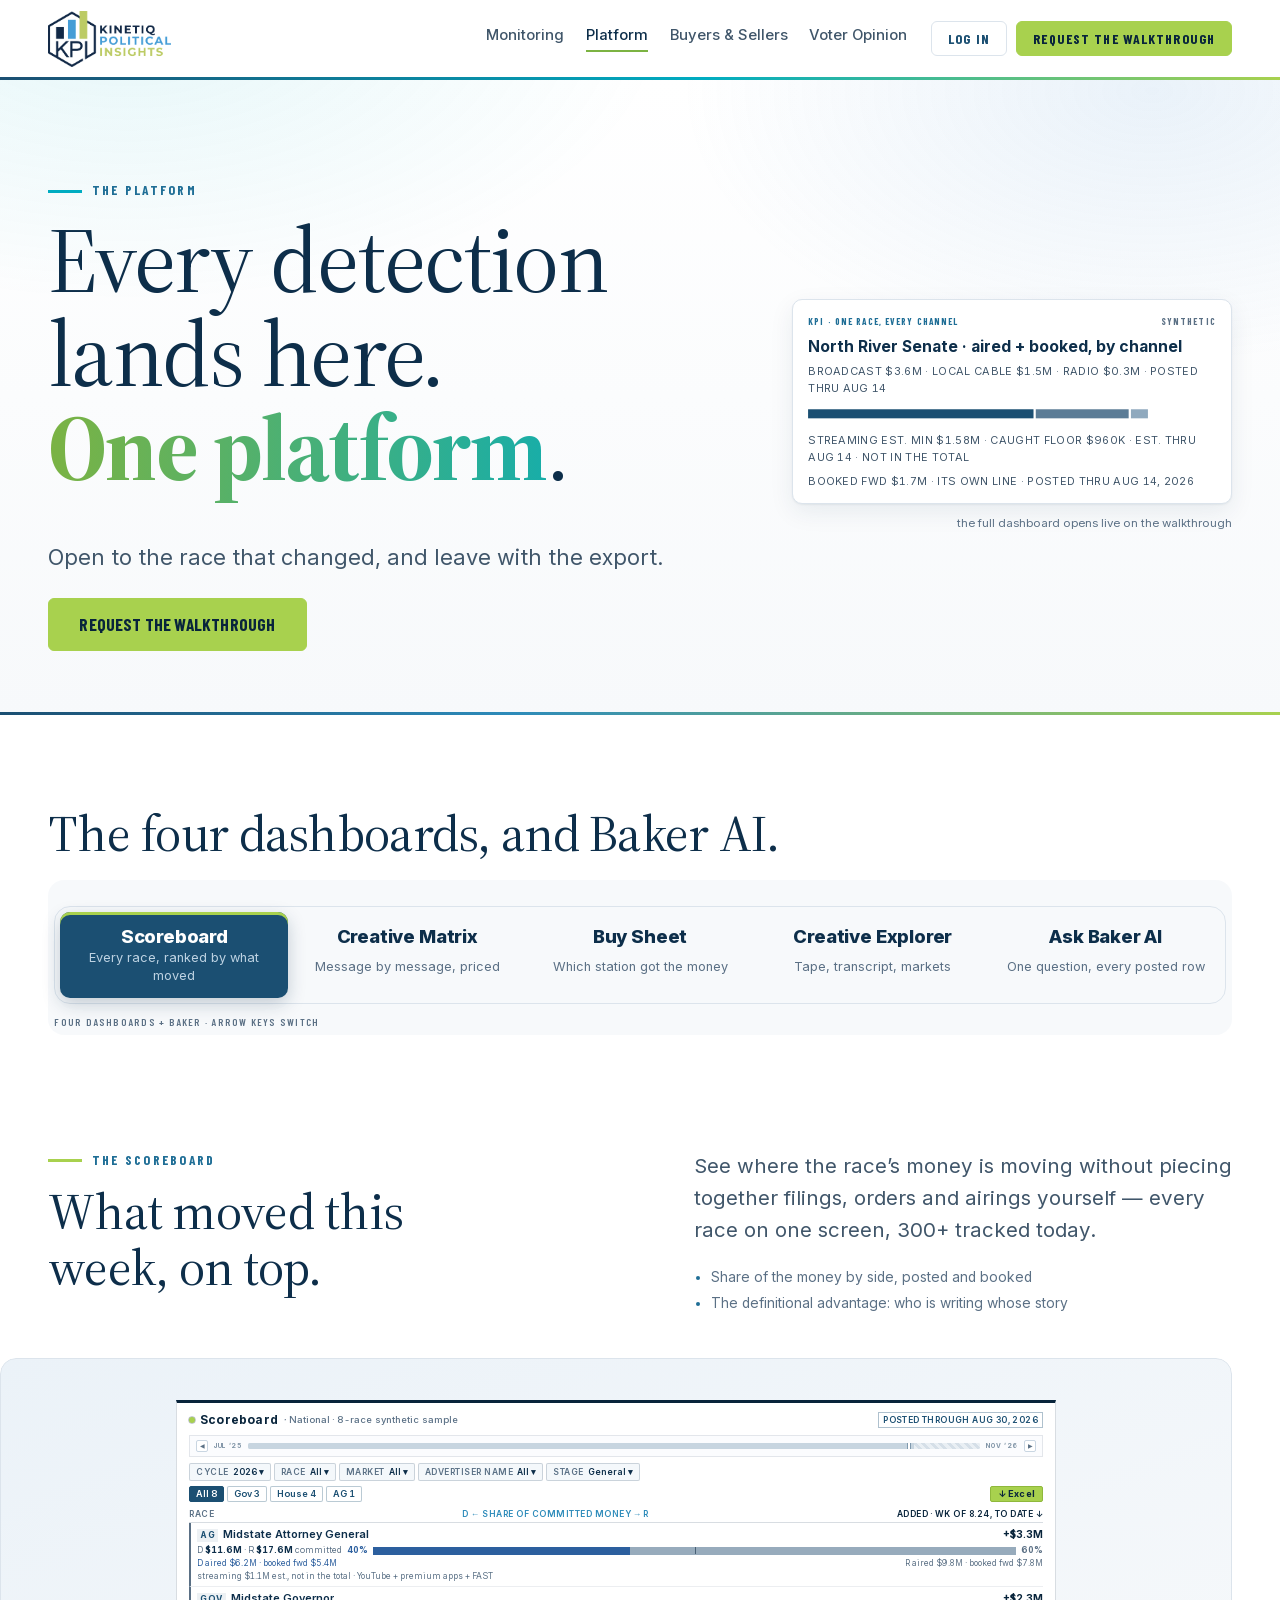
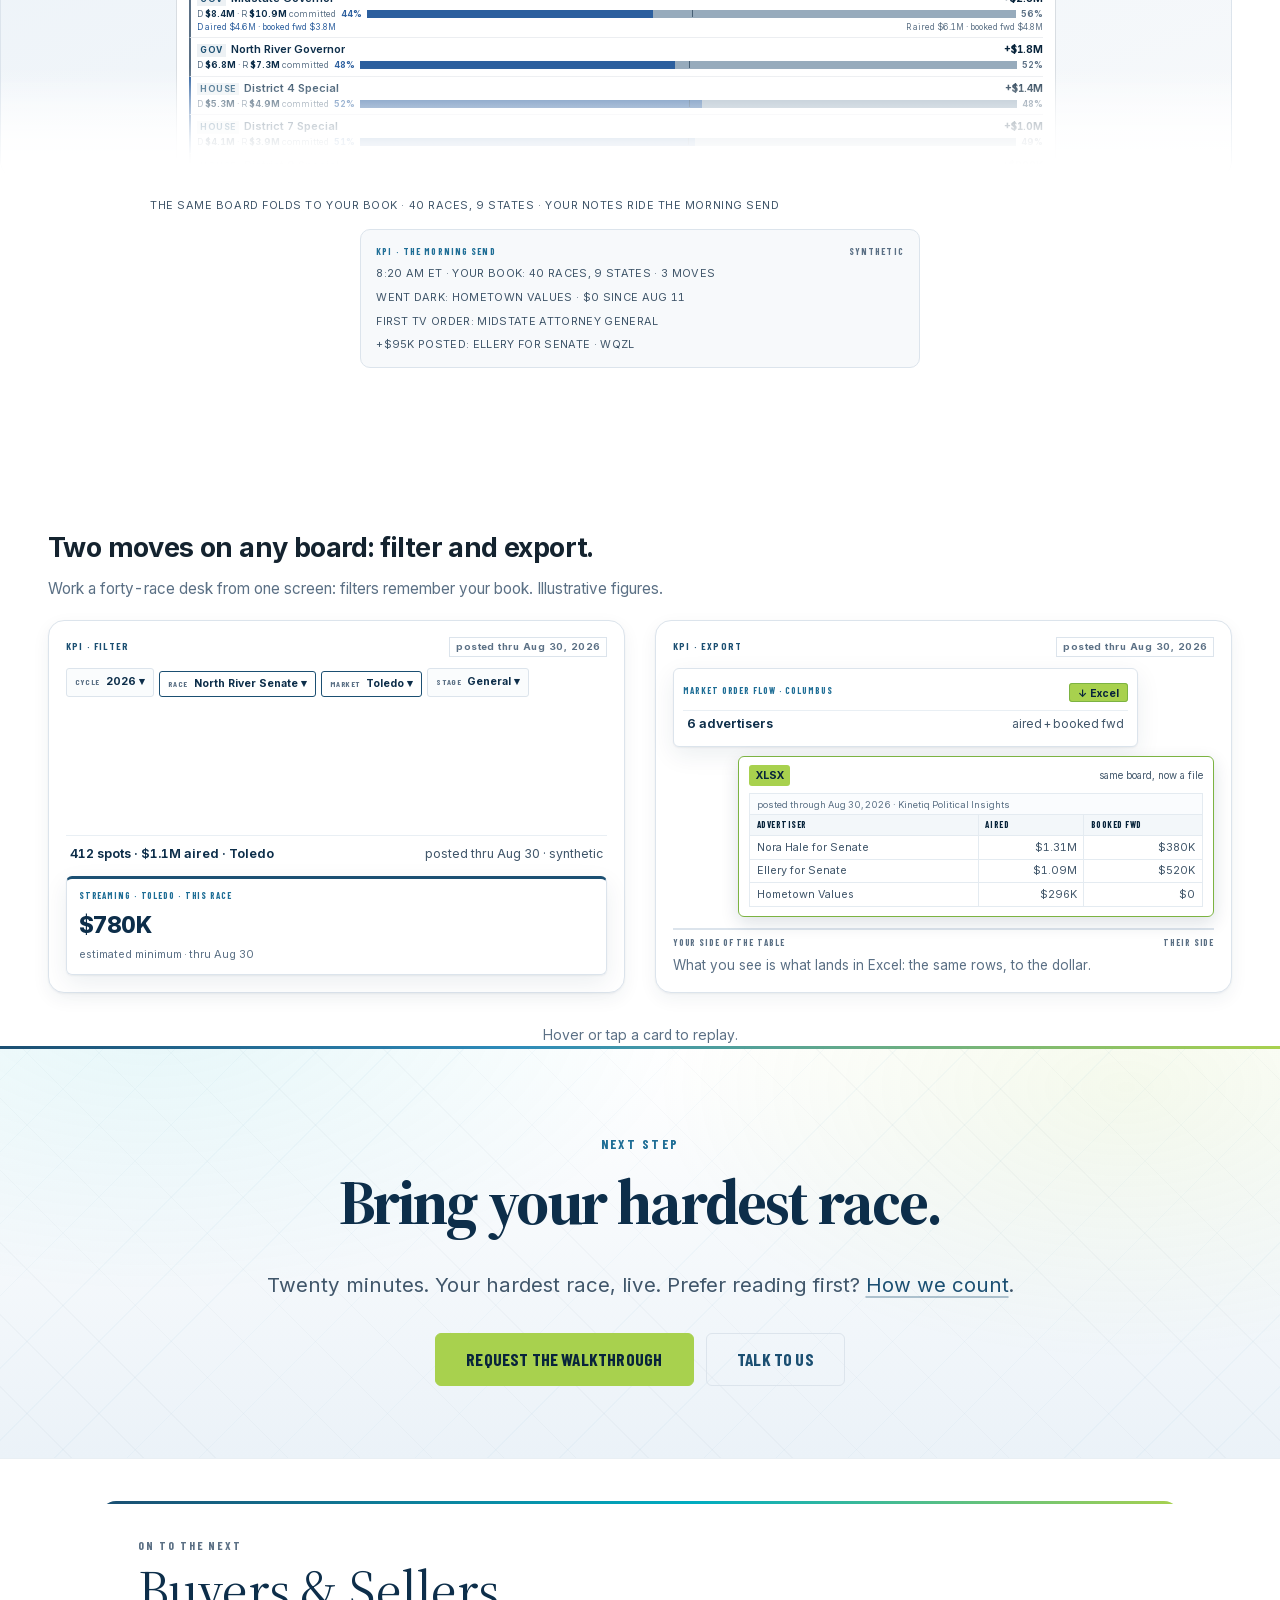
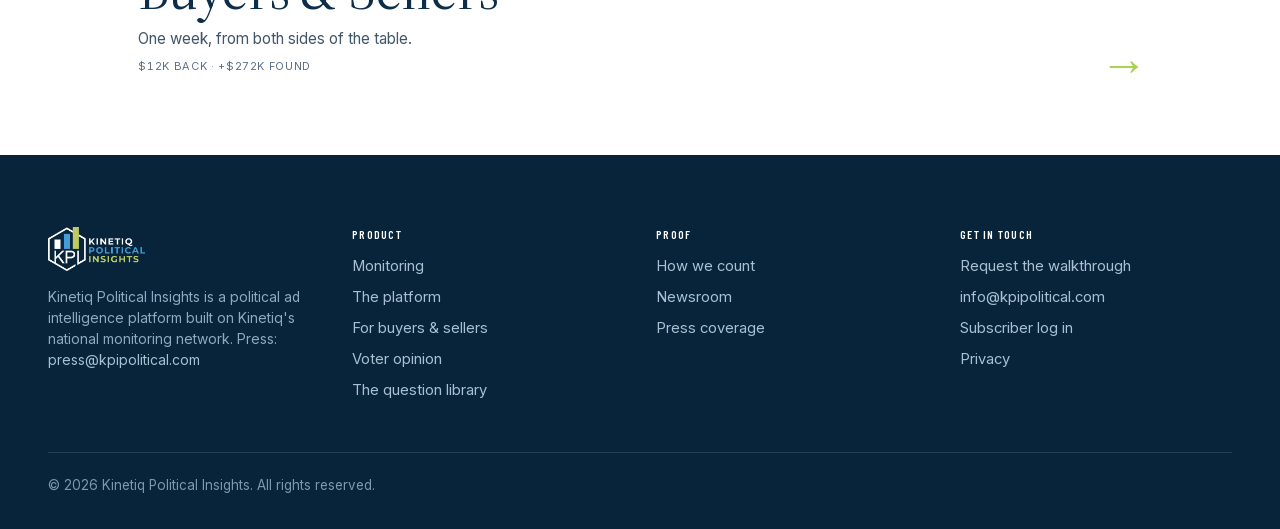
<file: platform.html>
<!DOCTYPE html>
<html lang="en">
<head>
<meta charset="UTF-8">
<meta name="viewport" content="width=device-width, initial-scale=1">
<title>The Platform: Detection In, Decisions Out | Kinetiq Political Insights</title>
<meta name="description" content="Scoreboard, Creative Matrix, Buy Sheet and Creative Explorer. Every race on one screen, every cut by market, the competitive buy station by station, and every detected spot with the transcript and the tape.">
<meta property="og:title" content="The KPI Platform: Detection In, Decisions Out">
<meta property="og:description" content="Open to the race that changed, read what the other side aired, booked and abandoned, and leave with the export.">
<meta property="og:type" content="website">
<meta property="og:url" content="https://kpipolitical.com/platform.html">
<meta property="og:image" content="https://kpipolitical.com/assets/img/og-card.png">
<meta property="og:image:width" content="1200">
<meta property="og:image:height" content="630">
<meta property="og:image:alt" content="Kinetiq Political Insights — the most complete political ad intelligence platform">
<meta name="twitter:card" content="summary_large_image">
<meta name="twitter:image" content="https://kpipolitical.com/assets/img/og-card.png">
<link rel="canonical" href="https://kpipolitical.com/platform.html">
<link rel="icon" href="assets/img/kpi-favicon.svg" type="image/svg+xml">
<link rel="icon" href="assets/img/kpi-mark.png" type="image/png">
<link rel="stylesheet" href="assets/css/kpi.css?v=r187">
<style>
  /* The "what it exports" line that closes each app section. */
  .exports { display: flex; flex-wrap: wrap; align-items: center; gap: .5rem; margin-top: 1.3rem; }
  .exports__k { font-family: var(--label); text-transform: uppercase; letter-spacing: .1em;
    font-size: .68rem; font-weight: 700; color: var(--ink-3); }
  .exports__t { font-size: .87rem; line-height: 1.5; color: var(--ink-2); flex: 1 1 260px; margin: 0; }
  /* A stamp inside a card hugs the card rather than the section. */
  .card .stamp { margin-top: .8rem; margin-bottom: .9rem; }
  .tbl--contests .row-h { font-family: var(--label); text-transform: uppercase;
    letter-spacing: .08em; font-size: .78rem; font-weight: 700; color: var(--navy-deep); white-space: nowrap; }
  /* Anchor chips on the light hero: white cards, navy on hover. */
  .hero .chip { background: var(--white); border-color: var(--rule); color: var(--ink-2); text-decoration: none; }
  .hero .chip:hover { border-color: var(--navy); color: var(--navy-deep); }
  /* Split hero: content left, one product surface anchored right, so the first
     fold carries product instead of empty ground. Card reuses the index lane-mix
     mini. It sits still: the ambient float died with the auto-motion ruling. */
  .hero__grid { display: grid; gap: clamp(28px, 4vw, 64px); align-items: center; grid-template-columns: 1fr; }
  .hero-float { max-width: 440px; width: 100%; justify-self: center; }
  /* r176 (round-34, six personas): the receipt card returns to the phone hero —
     it stacks full-width under the CTA instead of hiding. */
  @media (max-width: 640px) { .hero .hero-float { max-width: 100%; margin-top: 1.3rem; } }
  @media (min-width: 960px) {
    .hero__grid { grid-template-columns: 1.2fr .8fr; }
    .hero-float { justify-self: end; }
  }
  .mini { background: linear-gradient(180deg, #0F3A5F 0%, var(--navy-deep) 100%); border: 1px solid rgba(255,255,255,.22); border-radius: var(--r-lg); padding: 1.15rem 1.25rem; box-shadow: 0 24px 56px rgba(13,46,74,.24), 0 3px 10px rgba(13,46,74,.12); }
  .mini__k { font-family: var(--label); text-transform: uppercase; letter-spacing: .12em; font-size: .66rem; font-weight: 700; color: #8FA9BE; margin: 0 0 .7rem; display: flex; justify-content: space-between; align-items: baseline; gap: .6rem; flex-wrap: wrap; }
  .mini__stamp { font-family: var(--mono); font-size: .58rem; font-weight: 600; letter-spacing: .08em; color: #7D97AC; white-space: nowrap; font-variant-numeric: tabular-nums lining-nums; }
  .mini__row { display: grid; grid-template-columns: 84px 1fr 52px; align-items: center; gap: .55rem; margin-bottom: .55rem; font-size: .84rem; color: #BDD2E2; }
  .mini__row i { display: block; height: 12px; border-radius: 2px; background: var(--blue); }
  .mini__row b { font-weight: 700; color: #fff; text-align: right; font-family: var(--mono); }
  .mini__tag { display: block; font-style: normal; font-family: var(--mono); font-size: .56rem; font-weight: 600; letter-spacing: .06em; text-transform: uppercase; color: #8FA9BE; }
  .mini__row--est { color: #9DB4C6; grid-template-columns: 84px minmax(0, 1fr) max-content; }
  .mini__row--est i { background: transparent; border: 1px dashed rgba(189,210,226,.6); height: 10px; }
  .mini__na { font-family: var(--mono); font-size: .58rem; font-weight: 600; letter-spacing: .04em; text-transform: uppercase; color: #8FA9BE; text-align: right; white-space: nowrap; padding-right: 2px; }
  .mini__key { margin: .6rem 0 0; font-size: .64rem; line-height: 1.5; color: #8FA9BE; }
  .hero-float .feed__note { text-align: right; margin-top: .6rem; }
  /* Live recreations replace the static screenshots. Each card is self-contained
     (own style block, rc- prefixed classes); the stage centers it on the same dark
     ground the screenshots used and carries the full-screen link. */
  .rc-stage { display: grid; justify-items: center; gap: 1rem; }
  .rc-stage .rc-scoreboard, .rc-stage .rc-matrix { max-width: 560px; }
  /* R5: at desktop the recreations earn the width the export tables get. */
  @media (min-width: 1024px) {
    .rc-stage .rc-scoreboard, .rc-stage .rc-matrix { max-width: clamp(560px, 72vw, 880px); }
  }
  .rc-full { margin: 0; font-size: .82rem; text-align: center; }
  .rc-full a { color: var(--ink-3); }
  .rc-full a:hover { color: var(--navy); }
  /* ==================================================================
     PASS E §9: the vignette rail. Three abstracted product-motion
     vignettes — one verb each (Drill / Filter / Export), <=3 beats,
     then still. Real chrome only: the KPI title bar, the through-date
     stamp chip and the est. labels render faithfully; rows and values are
     simplified blocks with illustrative figures, so nothing on screen
     is reconstructable and nothing can go stale. Entry-triggered (IO
     adds .in-view), replayed on hover (data-replay); the base state IS
     the final beat, so JS-off, reduced-motion and print all read the
     finished move. The count is the claim.
     ================================================================== */
  .vig { background: var(--white); border: 1px solid var(--rule); border-radius: var(--r-lg);
    box-shadow: 0 1px 2px rgba(13,46,74,.05), 0 6px 18px rgba(13,46,74,.06);
    padding: 1rem 1.05rem 1.05rem; display: flex; flex-direction: column; }
  .vig__bar { display: flex; justify-content: space-between; align-items: baseline; gap: .5rem;
    font-family: var(--label); text-transform: uppercase; letter-spacing: .12em;
    font-size: .62rem; font-weight: 700; color: var(--navy); margin-bottom: .7rem; }
  .vig__stamp { font-family: var(--mono); font-size: .6rem; letter-spacing: .05em; color: var(--ink-3);
    border: 1px solid var(--rule); padding: .1rem .35rem; white-space: nowrap;
    font-variant-numeric: tabular-nums lining-nums; text-transform: none; }
  .vig__stage { position: relative; flex: 1 0 auto; }
  .vig__stage--drill { min-height: 0; }
  .vig__stage--filter { display: flex; flex-direction: column; justify-content: space-between; }
  .vig__stage--filter .vig__ansr { margin-top: .55rem; }
  .vig__count { margin: .85rem 0 0; border-top: 1px dashed var(--rule); padding-top: .6rem;
    font-family: var(--mono); font-size: .8rem; font-weight: 700; color: var(--lime-text);
    font-variant-numeric: tabular-nums lining-nums; }
  .vig__what { margin: .3rem 0 0; font-size: .84rem; line-height: 1.5; color: var(--ink-3); }
  /* the drill: the Buy Sheet's own market row, stations panel, radio band */
  .vig__bsrow { position: relative; display: flex; align-items: baseline; gap: .5rem;
    border: 1px solid var(--rule); border-radius: var(--r); background: var(--white);
    box-shadow: 0 2px 6px rgba(13,46,74,.09); padding: .45rem .6rem .5rem; }
  .vig__bsmkt { font-size: .8rem; font-weight: 650; color: var(--navy-deep); }
  .vig__bsmkt i { font-style: normal; font-size: .58rem; color: var(--ink-3); margin-right: .3rem; }
  .vig__bsmkt u { text-decoration-color: #B9C9D6; text-decoration-thickness: 1px; text-underline-offset: 3px; }
  .vig__bsflt { margin-left: auto; font-family: var(--mono); font-size: .72rem; color: var(--ink-2);
    font-variant-numeric: tabular-nums lining-nums; }
  .vig__bsflt b { color: var(--navy-deep); }
  .vig__stns { position: relative; margin: -7px 4% 0 9%; background: var(--white);
    border: 1px solid var(--rule); border-left: 3px solid #DDE6ED; border-radius: 0 var(--r) var(--r) 0;
    box-shadow: 0 6px 18px rgba(13,46,74,.10); padding: .45rem .6rem .5rem; }
  .vig__stnh { display: grid; grid-template-columns: 1fr 3.6rem minmax(3rem,1.2fr) 2rem; gap: .5rem;
    font-family: var(--label); text-transform: uppercase; letter-spacing: .1em;
    font-size: .54rem; font-weight: 700; color: var(--ink-3); padding-bottom: .25rem;
    border-bottom: 1px solid var(--rule-soft); }
  .vig__stnh span:nth-child(2), .vig__stnh span:nth-child(4) { text-align: right; }
  .vig__stn { display: grid; grid-template-columns: 1fr 3.6rem minmax(3rem,1.2fr) 2rem; gap: .5rem;
    align-items: center; padding: .3rem 0; }
  .vig__stn + .vig__stn { border-top: 1px solid var(--rule-soft); }
  .vig__stncs { font-size: .74rem; font-weight: 700; color: var(--navy-deep); white-space: nowrap; }
  .vig__stncs i { font-style: normal; font-size: .52rem; font-weight: 700; letter-spacing: .06em; color: var(--ink-3); }
  .vig__stn .num { text-align: right; font-family: var(--mono); font-size: .7rem; color: var(--ink-2);
    font-variant-numeric: tabular-nums lining-nums; }
  .vig__stnbar { position: relative; height: 4px; background: #EDF2F6; border-radius: 2px; }
  .vig__stnbar b { position: absolute; left: 0; top: 0; bottom: 0; background: #14405F; border-radius: 2px; }
  .vig__stnbar i { position: absolute; top: -4px; bottom: -4px; width: 2px; background: #14405F; }
  .vig__stn .vig__stnix { font-weight: 700; color: var(--navy-deep); }
  .vig__bsband { display: flex; align-items: baseline; gap: .6rem; margin-top: .55rem;
    border: 1px solid var(--rule); border-radius: var(--r); background: #F7F9FB;
    padding: .3rem .6rem; font-size: .74rem; }
  .vig__bsband > span:first-child { font-family: var(--label); font-size: .54rem; font-weight: 800;
    letter-spacing: .14em; color: var(--ink-3); }
  .vig__bsband .num { margin-left: auto; font-family: var(--mono); font-size: .72rem; color: var(--ink-2);
    font-variant-numeric: tabular-nums lining-nums; }
  .vig__lk { display: block; font-family: var(--label); text-transform: uppercase; letter-spacing: .1em;
    font-size: .56rem; font-weight: 700; color: var(--blue-text); margin-bottom: .25rem; }
  .vig__row { display: flex; justify-content: space-between; align-items: baseline; gap: .5rem;
    font-size: .78rem; color: var(--ink-2); padding: .18rem .25rem; border-top: 1px solid var(--rule-soft); }
  .vig__row b { color: var(--navy-deep); font-weight: 650; }
  .vig__row .num { font-family: var(--mono); font-size: .74rem; }
  /* the two-click: the board's own labeled dropdowns, then the answer card */
  .vig__chips { display: flex; gap: .35rem; flex-wrap: wrap; margin-bottom: .6rem; }
  .vig__pill { display: inline-block; font-size: .66rem; font-weight: 700; color: var(--navy-deep);
    border: 1px solid var(--rule); border-radius: 3px; padding: .22rem .5rem; background: #FAFCFD;
    white-space: nowrap; }
  .vig__pill i { font-style: normal; font-family: var(--label); text-transform: uppercase;
    letter-spacing: .08em; font-size: .52rem; font-weight: 700; color: var(--ink-3); margin-right: .35rem; }
  .vig__pill--set { border-color: var(--navy); background: var(--white); }
  .vig__ansr { border: 1px solid var(--rule); border-top: 3px solid var(--navy); border-radius: var(--r);
    box-shadow: var(--shadow); padding: .6rem .75rem .65rem; }
  .vig__big { display: block; font-family: var(--mono); font-weight: 800; font-size: 1.4rem;
    color: var(--navy-deep); letter-spacing: -.02em; font-variant-numeric: tabular-nums lining-nums; }
  .vig__bigsub { display: block; margin-top: .15rem; font-family: var(--mono); font-size: .68rem; color: var(--ink-3); }
  /* the export: the board, the XLSX card, the far side of the table */
  .vig__sheet { position: relative; z-index: 1; border: 1px solid var(--rule); border-radius: var(--r);
    background: var(--white); box-shadow: var(--shadow); padding: .5rem .6rem .55rem; max-width: 86%; }
  .vig__x { position: relative; margin: .6rem 0 0; background: var(--white);
    border: 1px solid var(--lime-dark); border-radius: var(--r);
    box-shadow: 0 6px 18px rgba(13,46,74,.14); padding: .5rem .65rem .55rem; z-index: 2; }
  .vig__xk { display: flex; align-items: baseline; justify-content: space-between; gap: .5rem; }
  .vig__xtag { font-family: var(--mono); font-size: .66rem; font-weight: 700; color: var(--navy-ink);
    background: var(--lime); border-radius: 3px; padding: .12rem .4rem; }
  .vig__xdate { font-family: var(--mono); font-size: .62rem; color: var(--ink-2);
    font-variant-numeric: tabular-nums lining-nums; }
  .vig__shead { display: flex; justify-content: space-between; align-items: center; gap: .5rem;
    margin-bottom: .3rem; }
  .vig__xbtn { font-size: .64rem; font-weight: 700; color: var(--navy-ink); background: var(--lime);
    border: 1px solid var(--lime-dark); border-radius: 3px; padding: .16rem .5rem; }
  .vig__xls { width: 100%; margin-top: .45rem; border-collapse: collapse; font-size: .68rem; }
  .vig__xls td { border: 1px solid #E4EBF1; padding: .16rem .4rem; color: var(--ink-2); }
  .vig__xls td.num { text-align: right; font-variant-numeric: tabular-nums lining-nums; white-space: nowrap; }
  .vig__xls .vig__xls-a1 td { font-family: var(--mono); font-size: .58rem; color: var(--ink-3); background: #FAFCFE; }
  .vig__xls .vig__xls-h td { font-weight: 700; color: var(--navy-ink); background: #F3F7FA;
    font-family: var(--label); text-transform: uppercase; letter-spacing: .06em; font-size: .56rem; }
  .vig__x { margin-left: 12%; }
  .vig__desk { display: flex; align-items: baseline; justify-content: space-between; gap: .6rem;
    margin-top: .7rem; border-top: 2px solid var(--rule); padding-top: .35rem;
    font-family: var(--label); text-transform: uppercase; letter-spacing: .1em;
    font-size: .56rem; font-weight: 700; color: var(--ink-3); }
  /* the click ripple: appears, rings, disappears — a transient beat, so its
     keyframes END hidden, which is also its base state. */
  .vig__click { position: absolute; width: 16px; height: 16px; border: 2.5px solid var(--blue);
    border-radius: 50%; opacity: 0; pointer-events: none; }
  @media (prefers-reduced-motion: no-preference) {
    .vig.in-view .vig__b1 { animation: vig-in .4s var(--smooth) .05s backwards; }
    .vig.in-view .vig__b2 { animation: vig-in .4s var(--smooth) .4s backwards; }
    .vig.in-view .vig__b3 { animation: vig-in .45s var(--smooth) .75s backwards; }
    .vig.in-view .vig__click--1 { animation: vig-click .5s ease-out .3s both; }
    .vig.in-view .vig__click--2 { animation: vig-click .5s ease-out .65s both; }
    .vig.in-view .vig__chip-unset { animation: vig-swap 1.5s ease-out both; }
    .vig.in-view .vig__stamp--land { animation: vig-land .55s ease-out 1.1s backwards; }
  }
  @keyframes vig-in { from { opacity: 0; transform: translate(12px, 10px); } to { opacity: 1; transform: none; } }
  @keyframes vig-click { 0% { opacity: 0; transform: scale(.4); } 30% { opacity: 1; } 100% { opacity: 0; transform: scale(1.7); } }
  /* transient: visible early, ends hidden (= base state) */
  .vig__chip-unset { opacity: 0; position: absolute; }
  @keyframes vig-swap { 0% { opacity: 1; } 38% { opacity: 1; } 52% { opacity: 0; } 100% { opacity: 0; } }
  @keyframes vig-land { 0% { box-shadow: 0 0 0 0 rgba(168,209,78,.55); } 100% { box-shadow: 0 0 0 8px rgba(168,209,78,0); } }
</style>
</head>
<body>
<a class="skip" href="#main">Skip to content</a>

<nav aria-label="Primary" class="nav nav--light" data-open="false">
  <div class="wrap nav__in">
    <a class="nav__brand" href="index.html" aria-label="Kinetiq Political Insights, home">
      <img src="assets/img/kpi-logo.png" alt="Kinetiq Political Insights">
    </a>
    <ul class="nav__links" id="nav-links">
      <li class="nav__item nav__home"><a href="index.html">Home</a></li>
      <li class="nav__item"><a href="monitoring.html">Monitoring</a>
        <div class="nav__drop" aria-label="Section shortcuts">
          <a href="monitoring.html#alert-demo">Creative alerts</a>
          <a href="monitoring.html#explore-market">Linear orders</a>
          <a href="monitoring.html#fcc-rates">FCC rates</a>
          <a href="monitoring.html#streaming">Streaming</a>
        </div>
      </li>
      <li class="nav__item"><a href="platform.html" aria-current="page">Platform</a>
        <div class="nav__drop" aria-label="Section shortcuts">
          <a href="platform.html#scoreboard">The Scoreboard</a>
          <a href="platform.html#creative-matrix">The Creative Matrix</a>
          <a href="platform.html#buy-sheet">The Buy Sheet</a>
          <a href="platform.html#creative-explorer">The Creative Explorer</a>
          <a href="platform.html#baker">Ask Baker AI</a>
        </div>
      </li>
      <li class="nav__item"><a href="week.html">Buyers &amp; Sellers</a>
        <div class="nav__drop" aria-label="Section shortcuts">
          <a href="week.html#wk-buy">The buyer&rsquo;s week</a>
          <a href="week.html#wk-sell">The seller&rsquo;s week</a>
          <a href="week.html#sell-side">The seller&rsquo;s dashboards</a>
          <a href="monitoring.html#explore-market">Explore a live market</a>
        </div>
      </li>
      <li class="nav__item"><a href="polling.html">Voter Opinion</a>
        <div class="nav__drop" aria-label="Section shortcuts">
          <a href="polling.html#loop">The always-on poll</a>
          <a href="polling.html#story">How it works</a>
          <a href="questions.html">The question library</a>
          <a href="polling.html#offerings">Plans &amp; terms</a>
        </div>
      </li>
      <li class="nav__login"><a href="https://portal.kpipolitical.com">Log in</a></li>
    </ul>
    <div class="nav__cta">
      <a class="btn btn--outline btn--sm" href="https://portal.kpipolitical.com">Log in</a>
      <a class="btn btn--lime btn--sm" href="contact.html">Request the walkthrough</a>
    </div>
    <button class="nav__toggle" aria-expanded="false" aria-label="Menu" aria-controls="nav-links">Menu</button>
  </div>
</nav>


<main id="main">
<!-- CLAIM: Everything the monitoring network catches becomes a decision here, and every read leaves with an export. -->

<!-- ============ PAGE HERO ============ -->
<header class="hero" style="padding-bottom:clamp(40px,5vw,64px)">
  <div class="wrap hero__grid">
    <div>
      <p class="eyebrow">The platform</p>
      <h1>Every detection lands here. <em>One platform</em>.</h1>
      <p class="lede">Open to the race that changed, and leave with the export.</p>
      <div class="btn-row mt1">
        <a class="btn btn--lime btn--lg m-cut" href="contact.html">Request the walkthrough</a>
      </div>
    </div>
    <div class="hero-float">
      <div class="press-card__art press-card__art--hero" role="img" aria-label="One race's dashboard, excerpted: aired and booked money by channel with the streaming estimate dated and kept separate. Synthetic data.">
        <p class="pca__bar"><span>KPI &middot; One race, every channel</span><span>synthetic</span></p>
        <p class="pca__big">North River Senate &middot; aired + booked, by channel</p>
        <p class="pca__row num">BROADCAST $3.6M &middot; LOCAL CABLE $1.5M &middot; RADIO $0.3M &middot; POSTED THRU AUG 14</p>
        <svg class="pca__bars" viewBox="0 0 300 12" aria-hidden="true" style="display:block;width:100%;max-width:340px;margin:.2rem 0 .3rem"><rect x="0" y="2" width="199" height="8" fill="#1B4F72"/><rect x="201" y="2" width="82" height="8" fill="#5B7C96"/><rect x="285" y="2" width="15" height="8" fill="#8FA9BE"/></svg>
        <p class="pca__row num">STREAMING EST. MIN $1.58M &middot; CAUGHT FLOOR $960K &middot; EST. THRU AUG 14 &middot; NOT IN THE TOTAL</p>
        <p class="pca__row num">BOOKED FWD $1.7M &middot; ITS OWN LINE &middot; POSTED THRU AUG 14, 2026</p>
      </div>
      <p class="feed__note">the full dashboard opens live on the walkthrough</p>
    </div>
  </div>

</header>





<!-- ============ THE DASHBOARDS: one deck, four panels (r88b) ============
     One place on the page instead of four full-height sections in a row.
     site.js adds .pb--live: the rail appears and the deck collapses to one
     board at a time. JS-off (and print) all four panels render stacked
     exactly as before. Panels keep their ids, so every existing
     #scoreboard / #creative-matrix / #buy-sheet / #creative-explorer link
     on the site still lands — site.js routes any hash inside a panel to
     its tab. -->
<section class="pb pb--pin" id="boards" data-pb>
  <div class="wrap pb__head">
    <h2>The four dashboards, and Baker AI.</h2>
  </div>
  <div class="pb__railwrap wrap">
    <div class="pb__rail pb__rail--5" role="tablist" aria-label="Choose a dashboard">
      <button class="pb__tab" id="pb-tab-scoreboard" type="button" role="tab" aria-selected="true" aria-controls="scoreboard">
        <span class="wk__tab-name">Scoreboard</span>
        <span class="wk__tab-sub">Every race, ranked by what moved</span>
      </button>
      <button class="pb__tab" id="pb-tab-matrix" type="button" role="tab" aria-selected="false" aria-controls="creative-matrix">
        <span class="wk__tab-name">Creative Matrix</span>
        <span class="wk__tab-sub">Message by message, priced</span>
      </button>
      <button class="pb__tab" id="pb-tab-buysheet" type="button" role="tab" aria-selected="false" aria-controls="buy-sheet">
        <span class="wk__tab-name">Buy Sheet</span>
        <span class="wk__tab-sub">Which station got the money</span>
      </button>
      <button class="pb__tab" id="pb-tab-explorer" type="button" role="tab" aria-selected="false" aria-controls="creative-explorer">
        <span class="wk__tab-name">Creative Explorer</span>
        <span class="wk__tab-sub">Tape, transcript, markets</span>
      </button>
      <button class="pb__tab" id="pb-tab-baker" type="button" role="tab" aria-selected="false" aria-controls="baker">
        <span class="wk__tab-name">Ask Baker AI</span>
        <span class="wk__tab-sub">One question, every posted row</span>
      </button>
    </div>
    <p class="pb__cue" aria-hidden="true">Four dashboards + Baker<span class="kbd-hint"> &middot; arrow keys switch</span></p>
  </div>

<div class="pb__panel section" role="tabpanel" id="scoreboard" aria-labelledby="pb-tab-scoreboard">
  <div class="wrap">
    <div class="split" style="margin-bottom:1.8rem">
      <div>
        <p class="eyebrow">The Scoreboard</p>
        <h2>What moved this week, on top.</h2>
      </div>
      <div>
      <p class="lede">See where the race&rsquo;s money is moving without piecing together filings, orders and airings yourself &mdash; every race on one screen, <span class="num">300+</span> tracked today.</p>
      <ul class="small">
        <li>Share of the money by side, posted and booked</li>
        <li>The definitional advantage: who is writing whose story</li>
      </ul>
      </div>
    </div>
    <!-- Ruling 22: shown as a cropped glimpse; the demo is the reveal. -->
    <div class="shot-stage shot-stage--l rc-stage glimpse glimpse--h420">
<div class="rc rc-scoreboard">
  <div class="rc-scoreboard-titlebar">
    <span class="rc-scoreboard-dot" aria-hidden="true"></span>
    <span class="rc-scoreboard-title">Scoreboard</span>
    <span class="rc-scoreboard-scope"><i class="rc-scope-sep" aria-hidden="true">&middot;</i> National&thinsp;&middot;&thinsp;8-race synthetic sample</span>
    <span class="rc-scoreboard-stamp">Posted through Aug 30, 2026</span>
  </div>

  <!-- Portal-true filter row (notes §8): the live board's five labeled dropdowns. -->
  <div class="rc-scoreboard-scrub" aria-hidden="true">
    <span class="rc-scoreboard-nav">&#9664;</span><span class="rc-scoreboard-slab">Jul &rsquo;25</span>
    <span class="rc-scoreboard-track"><span class="rc-scoreboard-sfill"></span><span class="rc-scoreboard-shatch"></span><span class="rc-scoreboard-shandle"></span></span>
    <span class="rc-scoreboard-slab">Nov &rsquo;26</span><span class="rc-scoreboard-nav">&#9654;</span>
  </div>

  <div class="rc-scoreboard-filters" aria-hidden="true">
    <span class="rc-scoreboard-filter"><i>Cycle</i>2026 &#9662;</span>
    <span class="rc-scoreboard-filter"><i>Race</i>All &#9662;</span>
    <span class="rc-scoreboard-filter"><i>Market</i>All &#9662;</span>
    <span class="rc-scoreboard-filter"><i>Advertiser Name</i>All &#9662;</span>
    <span class="rc-scoreboard-filter"><i>Stage</i>General &#9662;</span>
  </div>

  <div class="rc-scoreboard-pills" aria-hidden="true">
    <button type="button" class="rc-scoreboard-pill rc-scoreboard-pill-on" tabindex="-1">All 8</button>
    <button type="button" class="rc-scoreboard-pill" tabindex="-1">Gov 3</button>
    <button type="button" class="rc-scoreboard-pill" tabindex="-1">House 4</button>
    <button type="button" class="rc-scoreboard-pill" tabindex="-1">AG 1</button>
    <button type="button" class="rc-scoreboard-export" tabindex="-1">&#8595; Excel</button>
  </div>

  <div class="rc-scoreboard-cols">
    <span>Race</span>
    <span class="rc-scoreboard-colmid"><span class="rc-colmid-long">D &#8592; share of committed money&thinsp;&#8594;&thinsp;R</span><span class="rc-colmid-short">D &#8592; share &#8594; R</span></span>
    <span class="rc-scoreboard-colwk">Added&thinsp;&middot;&thinsp;wk of 8.24, to&nbsp;date&nbsp;&#8595;</span>
  </div>

  <div class="rc-scoreboard-body">

    <div class="rc-scoreboard-row rc-scoreboard-lead-r rc-scoreboard-toprow">
      <div class="rc-scoreboard-l1">
        <span class="rc-scoreboard-tag">AG</span>
        <span class="rc-scoreboard-name">Midstate Attorney General</span>
        <span class="rc-scoreboard-wk">+$3.3M</span>
      </div>
      <div class="rc-scoreboard-l2">
        <span class="rc-scoreboard-money">D <b>$11.6M</b>&thinsp;&middot;&thinsp;R <b>$17.6M</b> committed</span>
        <span class="rc-scoreboard-pct rc-scoreboard-pd">40%</span>
        <span class="rc-scoreboard-bar"><span class="rc-scoreboard-fd" style="width:40%"></span><span class="rc-scoreboard-fr" style="width:60%"></span><span class="rc-scoreboard-mid"></span></span>
        <span class="rc-scoreboard-pct rc-scoreboard-pr">60%</span>
      </div>
      <div class="rc-scoreboard-l3">
        <span class="rc-scoreboard-split rc-scoreboard-split-d">D aired $6.2M&thinsp;&middot;&thinsp;booked fwd $5.4M</span>
        <span class="rc-scoreboard-split rc-scoreboard-split-r">R aired $9.8M&thinsp;&middot;&thinsp;booked fwd $7.8M</span>
      </div>
      <div class="rc-scoreboard-l3">
        <span class="rc-scoreboard-split">streaming $1.1M est., not in the total&thinsp;&middot;&thinsp;YouTube&thinsp;+&thinsp;premium apps&thinsp;+&thinsp;FAST</span>
      </div>
    </div>

    <div class="rc-scoreboard-row rc-scoreboard-lead-r">
      <div class="rc-scoreboard-l1">
        <span class="rc-scoreboard-tag">GOV</span>
        <span class="rc-scoreboard-name">Midstate Governor</span>
        <span class="rc-scoreboard-wk">+$2.3M</span>
      </div>
      <div class="rc-scoreboard-l2">
        <span class="rc-scoreboard-money">D <b>$8.4M</b>&thinsp;&middot;&thinsp;R <b>$10.9M</b> committed</span>
        <span class="rc-scoreboard-pct rc-scoreboard-pd">44%</span>
        <span class="rc-scoreboard-bar"><span class="rc-scoreboard-fd" style="width:44%"></span><span class="rc-scoreboard-fr" style="width:56%"></span><span class="rc-scoreboard-mid"></span></span>
        <span class="rc-scoreboard-pct rc-scoreboard-pr">56%</span>
      </div>
      <div class="rc-scoreboard-l3">
        <span class="rc-scoreboard-split rc-scoreboard-split-d">D aired $4.6M&thinsp;&middot;&thinsp;booked fwd $3.8M</span>
        <span class="rc-scoreboard-split rc-scoreboard-split-r">R aired $6.1M&thinsp;&middot;&thinsp;booked fwd $4.8M</span>
      </div>
    </div>

    <div class="rc-scoreboard-row rc-scoreboard-lead-r">
      <div class="rc-scoreboard-l1">
        <span class="rc-scoreboard-tag">GOV</span>
        <span class="rc-scoreboard-name">North River Governor</span>
        <span class="rc-scoreboard-wk">+$1.8M</span>
      </div>
      <div class="rc-scoreboard-l2">
        <span class="rc-scoreboard-money">D <b>$6.8M</b>&thinsp;&middot;&thinsp;R <b>$7.3M</b> committed</span>
        <span class="rc-scoreboard-pct rc-scoreboard-pd">48%</span>
        <span class="rc-scoreboard-bar"><span class="rc-scoreboard-fd" style="width:48%"></span><span class="rc-scoreboard-fr" style="width:52%"></span><span class="rc-scoreboard-mid"></span></span>
        <span class="rc-scoreboard-pct rc-scoreboard-pr">52%</span>
      </div>
    </div>

    <div class="rc-scoreboard-row rc-scoreboard-lead-d">
      <div class="rc-scoreboard-l1">
        <span class="rc-scoreboard-tag">HOUSE</span>
        <span class="rc-scoreboard-name">District 4 Special</span>
        <span class="rc-scoreboard-wk">+$1.4M</span>
      </div>
      <div class="rc-scoreboard-l2">
        <span class="rc-scoreboard-money">D <b>$5.3M</b>&thinsp;&middot;&thinsp;R <b>$4.9M</b> committed</span>
        <span class="rc-scoreboard-pct rc-scoreboard-pd">52%</span>
        <span class="rc-scoreboard-bar"><span class="rc-scoreboard-fd" style="width:52%"></span><span class="rc-scoreboard-fr" style="width:48%"></span><span class="rc-scoreboard-mid"></span></span>
        <span class="rc-scoreboard-pct rc-scoreboard-pr">48%</span>
      </div>
    </div>

    <div class="rc-scoreboard-row rc-scoreboard-lead-d">
      <div class="rc-scoreboard-l1">
        <span class="rc-scoreboard-tag">HOUSE</span>
        <span class="rc-scoreboard-name">District 7 Special</span>
        <span class="rc-scoreboard-wk">+$1.0M</span>
      </div>
      <div class="rc-scoreboard-l2">
        <span class="rc-scoreboard-money">D <b>$4.1M</b>&thinsp;&middot;&thinsp;R <b>$3.9M</b> committed</span>
        <span class="rc-scoreboard-pct rc-scoreboard-pd">51%</span>
        <span class="rc-scoreboard-bar"><span class="rc-scoreboard-fd" style="width:51%"></span><span class="rc-scoreboard-fr" style="width:49%"></span><span class="rc-scoreboard-mid"></span></span>
        <span class="rc-scoreboard-pct rc-scoreboard-pr">49%</span>
      </div>
    </div>

    <div class="rc-scoreboard-row rc-scoreboard-lead-r">
      <div class="rc-scoreboard-l1">
        <span class="rc-scoreboard-tag">HOUSE</span>
        <span class="rc-scoreboard-name">District 9 Special</span>
        <span class="rc-scoreboard-wk">+$800K</span>
      </div>
      <div class="rc-scoreboard-l2">
        <span class="rc-scoreboard-money">D <b>$2.9M</b>&thinsp;&middot;&thinsp;R <b>$3.1M</b> committed</span>
        <span class="rc-scoreboard-pct rc-scoreboard-pd">48%</span>
        <span class="rc-scoreboard-bar"><span class="rc-scoreboard-fd" style="width:48%"></span><span class="rc-scoreboard-fr" style="width:52%"></span><span class="rc-scoreboard-mid"></span></span>
        <span class="rc-scoreboard-pct rc-scoreboard-pr">52%</span>
      </div>
    </div>

  </div>

  <div class="rc-scoreboard-foot">
    <span>share&thinsp;=&thinsp;committed dollars (aired&thinsp;+&thinsp;booked forward); Added&thinsp;=&thinsp;wk of Aug 24, still in progress</span>
    <span>2 more of the 8 synthetic races below the crop</span>
  </div>
</div>

<style>
.rc-scoreboard{
  box-sizing:border-box; width:100%; max-width:100%; overflow:hidden;
  background:#ffffff; color:#0D2E4A;
  border:1px solid rgba(13,46,74,.16); border-top:3px solid #08243B;
  font-family:Inter,'Helvetica Neue',Arial,sans-serif;
  font-size:10px; line-height:1.25;
  padding:9px 12px 7px;
}
.rc-scoreboard *, .rc-scoreboard *::before, .rc-scoreboard *::after{ box-sizing:border-box; }

/* title bar */
.rc-scoreboard-titlebar{ display:flex; align-items:center; gap:5px; margin-bottom:7px; }
/* r176: at phone width the glimpse magnifies its top rows instead of shrinking
   the whole 1440px board to squint size; the decorative scrub+filter rows yield
   the room. Same board, readable type, fade-at-crop kept. */
.rc-colmid-short{ display:none; white-space:nowrap; }
@media (max-width:480px){
  .glimpse--h420 .rc-scoreboard{ width:72%; transform:scale(1.35); transform-origin:top left; }
  .glimpse--h420 .rc-scoreboard-scrub,.glimpse--h420 .rc-scoreboard-filters,.glimpse--h420 .rc-scoreboard-pills{ display:none; }
  .glimpse--h420 .rc-colmid-long{ display:none; }
  .glimpse--h420 .rc-colmid-short{ display:inline; }
  .rc-scoreboard-titlebar{ flex-wrap:wrap; }
  .rc-scoreboard-scope{ flex:1 0 100%; order:3; margin-top:2px; }
  .rc-scope-sep{ display:none; }
  .rc-scoreboard-stamp{ margin-right:10px; }
}
.rc-scoreboard-dot{
  width:6px; height:6px; border-radius:50%; background:#A8D14E;
  outline:1px solid rgba(8,36,59,.25); flex:0 0 auto;
  animation:rc-scoreboard-pulse 2.4s ease-out 2;
}
.rc-scoreboard-title{ font-size:11px; font-weight:700; letter-spacing:.2px; color:#08243B; }
.rc-scoreboard-scope{ font-size:8.5px; color:#5b7186; font-weight:500; }
.rc-scoreboard-stamp{
  margin-left:auto;
  font-family:'Inter',-apple-system,BlinkMacSystemFont,'Segoe UI',sans-serif;
  font-size:8.5px; font-weight:600; letter-spacing:.4px; text-transform:uppercase;
  color:#1B4F72; border:1px solid rgba(27,79,114,.35);
  padding:2px 4px; white-space:nowrap;
  font-variant-numeric:tabular-nums lining-nums;
}

/* portal-true filter dropdowns (notes §8) */
/* the timeline scrubber, the product's own */
.rc-scoreboard-scrub{ display:flex; align-items:center; gap:6px; margin-bottom:6px; padding:4px 6px; background:#FBFCFE; border:1px solid rgba(13,46,74,.10); }
.rc-scoreboard-nav{ flex:0 0 auto; display:grid; place-items:center; width:12px; height:12px; border:1px solid #C9D6E2; border-radius:2px; background:#fff; color:#5b7186; font-size:5.5px; }
.rc-scoreboard-slab{ font-size:6.5px; font-weight:700; letter-spacing:.1em; text-transform:uppercase; color:#8296A8; white-space:nowrap; }
.rc-scoreboard-track{ position:relative; flex:1; height:6px; background:#DEE7EE; border-radius:2px; overflow:hidden; }
.rc-scoreboard-sfill{ position:absolute; inset:0 9% 0 0; background:#C7D5E0; }
.rc-scoreboard-shatch{ position:absolute; inset:0 0 0 91%; background:repeating-linear-gradient(45deg,#E9EFF4 0 3px,#D5DFE8 3px 6px); }
.rc-scoreboard-shandle{ position:absolute; top:-1px; bottom:-1px; left:90%; width:4px; background:#fff; border:1px solid #7F99AE; border-radius:1px; }

.rc-scoreboard-filters{ display:flex; flex-wrap:wrap; gap:3px; margin-bottom:5px; }
.rc-scoreboard-filter{
  display:inline-flex; align-items:baseline; gap:4px;
  font-size:8.5px; font-weight:600; color:#0D2E4A;
  background:#F4F8FB; border:1px solid rgba(13,46,74,.18); border-radius:2px;
  padding:2.5px 6px; white-space:nowrap;
}
.rc-scoreboard-filter i{
  font-style:normal; font-family:'Inter',-apple-system,BlinkMacSystemFont,'Segoe UI',sans-serif;
  font-size:8.5px; font-weight:600; letter-spacing:.5px; text-transform:uppercase;
  color:#5b7186;
}

/* filter pills + export */
.rc-scoreboard-pills{ display:flex; align-items:center; gap:3px; margin-bottom:7px; }
.rc-scoreboard-pill{
  appearance:none; font:inherit; font-size:8.5px; font-weight:600; cursor:default;
  color:#1B4F72; background:#fff; border:1px solid rgba(27,79,114,.3);
  border-radius:2px; padding:2.5px 6px; line-height:1; white-space:nowrap;
}
.rc-scoreboard-pill-on{ background:#1B4F72; border-color:#1B4F72; color:#fff; }
.rc-scoreboard-export{
  appearance:none; font:inherit; margin-left:auto; cursor:default;
  font-size:8.5px; font-weight:700; letter-spacing:.2px;
  color:#08243B; background:#A8D14E; border:1px solid #8fb83c; border-radius:2px;
  padding:2.5px 7px; line-height:1; white-space:nowrap;
}

/* column header */
.rc-scoreboard-cols{
  display:flex; align-items:baseline; justify-content:space-between;
  font-family:'Inter',-apple-system,BlinkMacSystemFont,'Segoe UI',sans-serif;
  font-size:8.5px; font-weight:600; letter-spacing:.5px; text-transform:uppercase;
  color:#5b7186; border-bottom:1px solid rgba(13,46,74,.16);
  padding-bottom:3px;
}
.rc-scoreboard-colmid{ color:#2D8BBA; }
.rc-scoreboard-colwk{ color:#08243B; }

/* rows */
.rc-scoreboard-row{
  padding:5px 0 5px 6px; border-bottom:1px solid rgba(13,46,74,.08);
  border-left:2px solid transparent;
}
.rc-scoreboard-row:hover{ background:#F4F8FB; }
.rc-scoreboard-lead-d{ border-left-color:#2C5F9E; }
.rc-scoreboard-lead-r{ border-left-color:#5B7085; }
.rc-scoreboard-toprow{ animation:rc-scoreboard-settle 1.8s ease-out .2s both; }

.rc-scoreboard-l1{ display:flex; align-items:baseline; gap:5px; }
.rc-scoreboard-tag{
  font-family:'Inter',-apple-system,BlinkMacSystemFont,'Segoe UI',sans-serif;
  font-size:8.5px; font-weight:700; letter-spacing:.6px;
  color:#1B4F72; background:rgba(27,79,114,.08);
  padding:1px 3px; flex:0 0 auto;
}
.rc-scoreboard-name{
  font-size:10px; font-weight:600; color:#0D2E4A;
  white-space:nowrap; overflow:hidden; text-overflow:ellipsis; min-width:0;
}
.rc-scoreboard-wk{
  margin-left:auto; flex:0 0 auto;
  font-family:'Inter',-apple-system,BlinkMacSystemFont,'Segoe UI',sans-serif;
  font-size:9px; font-weight:700; color:#08243B;
  font-variant-numeric:tabular-nums lining-nums; white-space:nowrap;
}

.rc-scoreboard-l2{ display:flex; align-items:center; gap:5px; margin-top:3px; }
.rc-scoreboard-money{
  flex:0 0 auto;
  font-family:'Inter',-apple-system,BlinkMacSystemFont,'Segoe UI',sans-serif;
  font-size:8.5px; color:#5b7186;
  font-variant-numeric:tabular-nums lining-nums; white-space:nowrap;
}
.rc-scoreboard-money b{ font-weight:700; color:#0D2E4A; }
.rc-scoreboard-pct{
  flex:0 0 auto;
  font-family:'Inter',-apple-system,BlinkMacSystemFont,'Segoe UI',sans-serif;
  font-size:8.5px; font-weight:700;
  font-variant-numeric:tabular-nums lining-nums;
}
.rc-scoreboard-pd{ color:#2C5F9E; }
.rc-scoreboard-pr{ color:#5B7085; }

/* aired v booked split line: only some rows carry it, demonstrating the separation */
.rc-scoreboard-l3{ display:flex; justify-content:space-between; gap:6px; margin-top:2px; flex-wrap:wrap; }
.rc-scoreboard-split{
  font-family:'Inter',-apple-system,BlinkMacSystemFont,'Segoe UI',sans-serif;
  font-size:8.5px; color:#5b7186;
  font-variant-numeric:tabular-nums lining-nums; white-space:nowrap;
}
.rc-scoreboard-split-d{ color:#2C5F9E; }
.rc-scoreboard-split-r{ color:#5B7085; }

/* share-of-money bar: D fills from left, R from right */
.rc-scoreboard-bar{
  position:relative; display:flex; flex:1 1 auto; min-width:60px; height:6px;
  background:#EDF1F5; overflow:hidden;
}
.rc-scoreboard-fd{
  display:block; height:100%; background:#2C5F9E;
  box-shadow:1px 0 0 #ffffff;
  transform-origin:left center;
  animation:rc-scoreboard-draw .7s ease-out;
}
.rc-scoreboard-fr{
  display:block; height:100%; background:#97ABBC;
  transform-origin:right center;
  animation:rc-scoreboard-draw .7s ease-out;
}
.rc-scoreboard-mid{
  position:absolute; left:50%; top:-1px; width:1px; height:8px;
  background:rgba(8,36,59,.55);
}
.rc-scoreboard-row:nth-child(2) .rc-scoreboard-fd,
.rc-scoreboard-row:nth-child(2) .rc-scoreboard-fr{ animation-delay:.06s; }
.rc-scoreboard-row:nth-child(3) .rc-scoreboard-fd,
.rc-scoreboard-row:nth-child(3) .rc-scoreboard-fr{ animation-delay:.12s; }
.rc-scoreboard-row:nth-child(4) .rc-scoreboard-fd,
.rc-scoreboard-row:nth-child(4) .rc-scoreboard-fr{ animation-delay:.18s; }
.rc-scoreboard-row:nth-child(5) .rc-scoreboard-fd,
.rc-scoreboard-row:nth-child(5) .rc-scoreboard-fr{ animation-delay:.24s; }
.rc-scoreboard-row:nth-child(6) .rc-scoreboard-fd,
.rc-scoreboard-row:nth-child(6) .rc-scoreboard-fr{ animation-delay:.30s; }

/* footer */
.rc-scoreboard-foot{
  display:flex; justify-content:space-between; gap:6px; flex-wrap:wrap;
  padding-top:5px; font-size:9px; color:#5A6B7C;
}

@keyframes rc-scoreboard-draw{ from{ transform:scaleX(0); } }
@keyframes rc-scoreboard-settle{
  0%{ background:rgba(168,209,78,.22); }
  100%{ background:rgba(168,209,78,0); }
}
@keyframes rc-scoreboard-pulse{
  0%,100%{ box-shadow:0 0 0 0 rgba(168,209,78,.55); }
  55%{ box-shadow:0 0 0 4px rgba(168,209,78,0); }
}

/* R5: desktop scale. The wider stage carries a larger type ramp so the board
   reads in the same size class as the export tables (11 rows / 10 foot / 9 pills). */
@media (min-width:1024px){
  .rc-scoreboard{ font-size:11px; }
  .rc-scoreboard-title{ font-size:12px; }
  .rc-scoreboard-scope{ font-size:9.5px; }
  .rc-scoreboard-stamp{ font-size:8.5px; }
  .rc-scoreboard-filter{ font-size:8.5px; }
  .rc-scoreboard-filter i{ font-size:8.5px; }
  .rc-scoreboard-pill, .rc-scoreboard-export{ font-size:9px; }
  .rc-scoreboard-cols{ font-size:8.5px; }
  .rc-scoreboard-name{ font-size:11px; }
  .rc-scoreboard-tag{ font-size:8.5px; }
  .rc-scoreboard-wk{ font-size:10px; }
  .rc-scoreboard-money{ font-size:8.6px; }
  .rc-scoreboard-pct{ font-size:8.5px; }
  .rc-scoreboard-split{ font-size:8.5px; }
  .rc-scoreboard-bar{ height:8px; }
  .rc-scoreboard-foot{ font-size:10px; }
}

@media (prefers-reduced-motion:reduce){
  .rc-scoreboard, .rc-scoreboard *{ animation:none !important; transition:none !important; }
}
</style>
    </div>

  <p class="small num" style="max-width:980px;margin:1.2rem auto 0;font-family:var(--mono);font-size:.68rem;letter-spacing:.05em;color:var(--ink-2)">THE SAME BOARD FOLDS TO YOUR BOOK &middot; 40&nbsp;RACES, 9&nbsp;STATES &middot; YOUR NOTES RIDE THE MORNING&nbsp;SEND</p>
  <div class="press-card__art" style="max-width:560px;margin:1rem auto 0" role="img" aria-label="The morning send for a forty-race book: three overnight moves — an advertiser going dark, a first TV order, and $95K newly posted — delivered at 8:20 AM. Synthetic sample.">
    <p class="pca__bar"><span>KPI &middot; The morning send</span><span>synthetic</span></p>
    <p class="pca__row num">8:20 AM ET &middot; YOUR BOOK: 40 RACES, 9 STATES &middot; 3&nbsp;MOVES</p>
    <p class="pca__row num">WENT DARK: HOMETOWN VALUES &middot; $0 SINCE AUG 11</p>
    <p class="pca__row num">FIRST TV ORDER: MIDSTATE ATTORNEY GENERAL</p>
    <p class="pca__row num">+$95K POSTED: ELLERY FOR SENATE &middot; WQZL</p>
  </div>
  </div>
</div>

<!-- ============ CREATIVE MATRIX ============ -->
<div class="pb__panel section section--tint" role="tabpanel" id="creative-matrix" aria-labelledby="pb-tab-matrix">
  <div class="wrap">
    <div class="split split--rev" style="margin-bottom:1.8rem">
      <div>
        <p class="eyebrow">The Creative Matrix</p>
        <h2>The messages, organized, with the money behind each story.</h2>
      </div>
      <div>
      <p class="lede">Read what the money is arguing &mdash; every creative on the air, filed by the story it tells, never averaged into a tone score.</p>
      <ul class="small">
        <li>Spots that fit neither side file to an undercard</li>
        <li>Streaming-captured cuts file into the same matrix, platform attached</li>
      </ul>
      </div>
    </div>
    <!-- r87 (weekend feedback): the static matrix screenshot came out — the live
         recreation below is the one depiction. Ruling 22: cropped glimpse; the demo
         is the reveal. -->
    <div class="shot-stage shot-stage--r rc-stage glimpse glimpse--h340">
<div class="rc rc-matrix">
  <div class="rc-matrix-chrome">
    <span class="rc-matrix-dot" aria-hidden="true"></span>
    <span class="rc-matrix-app">Creative Matrix</span>
    <span class="rc-matrix-pill rc-matrix-pill-on">North River Senate</span>
    <span class="rc-matrix-pill">General</span>
    <span class="rc-matrix-export">Export</span>
  </div>
  <div class="rc-matrix-body">
    <div class="rc-matrix-titlerow">
      <div class="rc-matrix-titleleft">
        <div class="rc-matrix-title">Hale vs Ellery: the matchup</div>
        <div class="rc-matrix-sub">detections&thinsp;+&thinsp;booked dollars; $7.2M tracked in this general; $4.4M more rides the undercard</div>
      </div>
      <span class="rc-matrix-stamp">THROUGH<br>AUG 30, 2026</span>
    </div>
    <div class="rc-matrix-split">
      <div class="rc-matrix-splitlabels">
        <span class="rc-matrix-sl-for">D-ALIGNED&thinsp;&middot;&thinsp;$4.1M&thinsp;&middot;&thinsp;57%</span>
        <span class="rc-matrix-sl-against">43%&thinsp;&middot;&thinsp;$3.1M&thinsp;&middot;&thinsp;R-ALIGNED</span>
      </div>
      <div class="rc-matrix-splitbar" role="img" aria-label="D-aligned money 4.1 million dollars, 57 percent; R-aligned money 3.1 million dollars, 43 percent">
        <span class="rc-matrix-seg rc-matrix-seg-for" style="width:57%"></span>
        <span class="rc-matrix-seg rc-matrix-seg-against" style="width:43%"></span>
      </div>
      <div class="rc-matrix-legend">attacks run one way: $2.4M against Hale, $0 against Ellery</div>
    </div>
    <div class="rc-matrix-cols">
      <div class="rc-matrix-col rc-matrix-col-against">
        <div class="rc-matrix-colhead"><span class="rc-matrix-sw rc-matrix-sw-against"></span>THE CASE AGAINST HALE&thinsp;&middot;&thinsp;$2.4M</div>
        <div class="rc-matrix-colmeta"><span class="rc-matrix-livedot"></span>4 ads on air today&thinsp;&middot;&thinsp;+$410K vs last wk</div>
        <div class="rc-matrix-row">
          <div class="rc-matrix-rowtop"><span class="rc-matrix-theme">"A rule they wrote"</span><span class="rc-matrix-spend">$1.1M</span></div>
          <div class="rc-matrix-barrow"><div class="rc-matrix-bar"><span class="rc-matrix-fill rc-matrix-fill-against" style="width:46%"></span></div><span class="rc-matrix-share">46%</span></div>
        </div>
        <div class="rc-matrix-row">
          <div class="rc-matrix-rowtop"><span class="rc-matrix-theme">Taxes &amp; Spending</span><span class="rc-matrix-spend">$800K</span></div>
          <div class="rc-matrix-barrow"><div class="rc-matrix-bar"><span class="rc-matrix-fill rc-matrix-fill-against" style="width:33%"></span></div><span class="rc-matrix-share">33%</span></div>
        </div>
        <div class="rc-matrix-row">
          <div class="rc-matrix-rowtop"><span class="rc-matrix-theme">Party Leadership</span><span class="rc-matrix-spend">$500K</span></div>
          <div class="rc-matrix-barrow"><div class="rc-matrix-bar"><span class="rc-matrix-fill rc-matrix-fill-against" style="width:21%"></span></div><span class="rc-matrix-share">21%</span></div>
        </div>
        <div class="rc-matrix-more">top theme: tested eleven days in the spring, dropped, back with a harder edit</div>
      </div>
      <div class="rc-matrix-col rc-matrix-col-for">
        <div class="rc-matrix-colhead"><span class="rc-matrix-sw rc-matrix-sw-for"></span>THE CASE AGAINST ELLERY&thinsp;&middot;&thinsp;$0</div>
        <div class="rc-matrix-colmeta"><span class="rc-matrix-livedot"></span>0 ads on air today</div>
        <div class="rc-matrix-more">no attack money against Ellery detected; the archive prints empty</div>
        <div class="rc-matrix-more">positive cases: Hale $4.1M, Ellery $700K (detections&thinsp;+&thinsp;booked)</div>
      </div>
    </div>
    <div class="rc-matrix-foot">Illustrative figures on a synthetic race; the stamp is not.</div>
  </div>
</div>
<style>
.rc-matrix{
  --rcm-navy1:#1B4F72; --rcm-navy2:#0D2E4A; --rcm-navy3:#08243B;
  --rcm-lime:#A8D14E; --rcm-blue:#2D8BBA; --rcm-blue2:#5B9BD5; --rcm-teal:#00ACC1;
  --rcm-ink:#14232F; --rcm-mute:#5A6B7C; --rcm-track:#E8EFF5; --rcm-line:#D7E1EA;
  --rcm-mono:'Inter', -apple-system, BlinkMacSystemFont, 'Segoe UI', sans-serif;
  font-family:Inter,-apple-system,'Segoe UI',sans-serif;
  max-width:100%;width:100%;background:#FFFFFF;border:1px solid var(--rcm-line);
  border-radius:10px;overflow:hidden;color:var(--rcm-ink);
  box-shadow:0 6px 18px rgba(8,36,59,.10);line-height:1.25;text-align:left;
}
.rc-matrix *,.rc-matrix *::before,.rc-matrix *::after{box-sizing:border-box;min-width:0;margin:0;padding:0}
.rc-matrix .rc-matrix-chrome{display:flex;align-items:center;gap:5px;background:var(--rcm-navy3);padding:6px 10px}
.rc-matrix .rc-matrix-dot{width:6px;height:6px;border-radius:50%;background:var(--rcm-lime);flex:0 0 auto;animation:rc-matrix-pulse 2.4s ease-in-out 2}
.rc-matrix .rc-matrix-app{font-size:8.5px;font-weight:700;letter-spacing:.09em;text-transform:uppercase;color:#EAF2F8;white-space:nowrap;margin-right:2px}
.rc-matrix .rc-matrix-pill{font-family:var(--rcm-mono);font-size:8.5px;color:#A9C3D6;background:rgba(255,255,255,.07);border:1px solid rgba(255,255,255,.16);border-radius:9px;padding:2px 7px;white-space:nowrap;overflow:hidden;text-overflow:ellipsis}
.rc-matrix .rc-matrix-pill-on{color:#DCEDF7;border-color:var(--rcm-teal);background:rgba(0,172,193,.16)}
.rc-matrix .rc-matrix-export{margin-left:auto;font-family:var(--rcm-mono);font-size:8.5px;color:var(--rcm-lime);border:1px solid rgba(168,209,78,.55);border-radius:4px;padding:2px 7px;white-space:nowrap;flex:0 0 auto}
.rc-matrix .rc-matrix-body{padding:8px 10px 7px}
.rc-matrix .rc-matrix-titlerow{display:flex;align-items:flex-start;gap:8px}
.rc-matrix .rc-matrix-titleleft{flex:1 1 auto;min-width:0}
.rc-matrix .rc-matrix-title{font-size:11px;font-weight:700;color:var(--rcm-navy2);white-space:nowrap;overflow:hidden;text-overflow:ellipsis}
.rc-matrix .rc-matrix-sub{font-family:var(--rcm-mono);font-variant-numeric:tabular-nums lining-nums;font-size:8.5px;color:var(--rcm-mute);margin-top:2px;white-space:nowrap;overflow:hidden;text-overflow:ellipsis}
.rc-matrix .rc-matrix-stamp{flex:0 0 auto;font-family:var(--rcm-mono);font-size:8.5px;letter-spacing:.06em;color:var(--rcm-navy2);border:1px solid var(--rcm-teal);border-radius:3px;padding:2px 5px;text-align:center;background:rgba(0,172,193,.07)}
.rc-matrix .rc-matrix-split{margin-top:7px}
.rc-matrix .rc-matrix-splitlabels{display:flex;justify-content:space-between;gap:6px;font-family:var(--rcm-mono);font-variant-numeric:tabular-nums lining-nums;font-size:8.5px;font-weight:700}
.rc-matrix .rc-matrix-sl-for{color:var(--rcm-blue);white-space:nowrap}
.rc-matrix .rc-matrix-sl-against{color:var(--rcm-navy3);white-space:nowrap}
.rc-matrix .rc-matrix-splitbar{display:flex;gap:2px;height:8px;margin-top:3px;border-radius:2px;overflow:hidden}
.rc-matrix .rc-matrix-seg{display:block;height:100%}
.rc-matrix .rc-matrix-seg-for{background:var(--rcm-blue)}
.rc-matrix .rc-matrix-seg-against{background:var(--rcm-navy3)}
.rc-matrix .rc-matrix-legend{font-family:var(--rcm-mono);font-size:9px;color:var(--rcm-mute);text-align:center;margin-top:4px;line-height:1.4}
.rc-matrix .rc-matrix-cols{display:grid;grid-template-columns:1fr 1fr;gap:0 12px;margin-top:6px}
.rc-matrix .rc-matrix-col{min-width:0;padding-top:4px}
.rc-matrix .rc-matrix-col-for{border-top:2px solid var(--rcm-blue)}
.rc-matrix .rc-matrix-col-against{border-top:2px solid var(--rcm-navy3)}
.rc-matrix .rc-matrix-colhead{display:flex;align-items:center;gap:4px;font-size:8.5px;font-weight:700;letter-spacing:.05em;color:var(--rcm-navy2);white-space:nowrap;overflow:hidden;text-overflow:ellipsis}
.rc-matrix .rc-matrix-sw{width:6px;height:6px;border-radius:1px;flex:0 0 auto}
.rc-matrix .rc-matrix-sw-for{background:var(--rcm-blue)}
.rc-matrix .rc-matrix-sw-against{background:var(--rcm-navy3)}
.rc-matrix .rc-matrix-colmeta{display:flex;align-items:center;gap:4px;font-family:var(--rcm-mono);font-size:8.5px;color:var(--rcm-mute);margin-top:3px;white-space:nowrap;overflow:hidden;text-overflow:ellipsis}
.rc-matrix .rc-matrix-livedot{width:5px;height:5px;border-radius:50%;background:var(--rcm-lime);flex:0 0 auto}
.rc-matrix .rc-matrix-row{margin-top:6px;border-radius:5px;padding:2px 3px}
.rc-matrix .rc-matrix-rowtop{display:flex;justify-content:space-between;align-items:baseline;gap:6px}
.rc-matrix .rc-matrix-theme{font-size:9px;font-weight:600;color:var(--rcm-ink);white-space:nowrap;overflow:hidden;text-overflow:ellipsis}
.rc-matrix .rc-matrix-spend{font-family:var(--rcm-mono);font-variant-numeric:tabular-nums lining-nums;font-size:9px;font-weight:700;color:var(--rcm-navy2);flex:0 0 auto}
.rc-matrix .rc-matrix-barrow{display:flex;align-items:center;gap:5px;margin-top:3px}
.rc-matrix .rc-matrix-bar{flex:1 1 auto;height:5px;background:var(--rcm-track);border-radius:2px;overflow:hidden}
.rc-matrix .rc-matrix-fill{display:block;height:100%;border-radius:2px;transform-origin:left center;animation:rc-matrix-draw .8s cubic-bezier(.22,.9,.35,1) both}
.rc-matrix .rc-matrix-fill-for{background:var(--rcm-blue2)}
.rc-matrix .rc-matrix-fill-against{background:var(--rcm-navy1)}
.rc-matrix .rc-matrix-share{font-family:var(--rcm-mono);font-variant-numeric:tabular-nums lining-nums;font-size:8.5px;color:#4A6274;flex:0 0 26px;text-align:right}
.rc-matrix .rc-matrix-more{font-family:var(--rcm-mono);font-size:9px;color:var(--rcm-mute);margin-top:6px;padding:0 3px;line-height:1.45}
.rc-matrix .rc-matrix-row + .rc-matrix-row .rc-matrix-fill{animation-delay:.07s}
.rc-matrix .rc-matrix-row + .rc-matrix-row + .rc-matrix-row .rc-matrix-fill{animation-delay:.14s}
.rc-matrix .rc-matrix-row + .rc-matrix-row + .rc-matrix-row + .rc-matrix-row .rc-matrix-fill{animation-delay:.21s}
.rc-matrix .rc-matrix-foot{font-family:var(--rcm-mono);font-size:9px;line-height:1.5;color:var(--rcm-mute);border-top:1px solid var(--rcm-line);margin-top:8px;padding-top:5px}
@keyframes rc-matrix-draw{from{transform:scaleX(0)}to{transform:scaleX(1)}}
@keyframes rc-matrix-pulse{0%,100%{box-shadow:0 0 0 0 rgba(168,209,78,.45)}50%{box-shadow:0 0 0 4px rgba(168,209,78,0)}}
/* R5: desktop scale, same size class as the export tables. */
@media (min-width:1024px){
  .rc-matrix .rc-matrix-app{font-size:9.5px}
  .rc-matrix .rc-matrix-pill{font-size:9px}
  .rc-matrix .rc-matrix-export{font-size:9px}
  .rc-matrix .rc-matrix-title{font-size:13px}
  .rc-matrix .rc-matrix-sub{font-size:8.5px}
  .rc-matrix .rc-matrix-stamp{font-size:8.5px}
  .rc-matrix .rc-matrix-splitlabels{font-size:8.5px}
  .rc-matrix .rc-matrix-legend{font-size:9.5px}
  .rc-matrix .rc-matrix-colhead{font-size:8.5px}
  .rc-matrix .rc-matrix-colmeta{font-size:8.5px}
  .rc-matrix .rc-matrix-theme,.rc-matrix .rc-matrix-spend{font-size:11px}
  .rc-matrix .rc-matrix-share{font-size:8.5px}
  .rc-matrix .rc-matrix-bar{height:6px}
  .rc-matrix .rc-matrix-more{font-size:9.5px}
  .rc-matrix .rc-matrix-foot{font-size:10px}
}
@media (prefers-reduced-motion:reduce){
  .rc-matrix,.rc-matrix *{animation:none !important}
}
</style>
    </div>
      <p class="pca__row num" style="max-width:640px;margin:.3rem auto 0">&ldquo;A RULE THEY WROTE&rdquo; &middot; 3 CREATIVES &middot; THEME TOTAL <b>$1.1M</b> &middot; POSTED THRU AUG 30 &middot; SYNTHETIC</p>
  </div>
</div>

<!-- ============ BUY SHEET ============ -->
<div class="pb__panel section" role="tabpanel" id="buy-sheet" aria-labelledby="pb-tab-buysheet">
  <div class="wrap">
    <div class="split" style="margin-bottom:1.8rem">
      <div>
        <p class="eyebrow">The Buy Sheet</p>
        <h2>The competitive buy: down to which station got the money.</h2>
      </div>
      <div>
      <p class="lede">Know what inventory actually cleared for so you can negotiate confidently
        and avoid overpaying. Broadcast, local cable and radio in one grid, not three exports
        you reconcile.</p>
      <ul class="small">
        <li>Streaming rides with the grid, statewide and estimated</li>
        <li>Sellers work this grid from the other side: <a href="week.html#sell-side">the full seller read</a></li>
      </ul>
      </div>
    </div>
    <!-- Ruling 22: shown as a cropped glimpse; the demo is the reveal. -->
    <div class="shot-stage shot-stage--l rc-stage glimpse glimpse--h560">
<div class="rc rc-buysheet">
  <div class="rcb2-top">
    <svg class="rcb2-glyph" width="10" height="10" viewBox="0 0 10 10" aria-hidden="true"><rect x="0" y="0" width="10" height="10" fill="none" stroke="#A8D14E" stroke-width="1.4"/><line x1="0" y1="3.4" x2="10" y2="3.4" stroke="#A8D14E" stroke-width="1"/><line x1="0" y1="6.8" x2="10" y2="6.8" stroke="#A8D14E" stroke-width="1"/><line x1="3.4" y1="0" x2="3.4" y2="10" stroke="#A8D14E" stroke-width="1"/></svg>
    <span class="rcb2-appname">Buy Sheet</span>
    <span class="rcb2-illus">Illustrative figures</span>
    <span class="rcb2-stamp"><i class="rcb2-dot"></i>POSTED THRU AUG 30, 2026</span>
  </div>

  <div class="rcb2-scrub" aria-hidden="true">
    <span class="rcb2-nav">&#9664;</span><span class="rcb2-slab">Jul &rsquo;25</span>
    <span class="rcb2-track"><span class="rcb2-fill"></span><span class="rcb2-hatch"></span><span class="rcb2-handle"></span></span>
    <span class="rcb2-slab">Nov &rsquo;26</span><span class="rcb2-nav">&#9654;</span>
  </div>

  <div class="rcb2-body">

    <section class="rcb2-block">
      <header class="rcb2-bh rcb2-bh-r">
        <span class="rcb2-bt">SYNTHETIC &middot; Stateline Action Fund</span><span class="rcb2-bp">(R)</span>
        <span class="rcb2-bn">$950.2k</span>
      </header>
      <p class="small tbl-hint rcb2-hint">Swipe sideways for every week.</p>
      <div class="rc-buysheet-scroll" tabindex="0" role="group" aria-label="Posted and booked weeks by market and channel, scrolls sideways">
      <table class="rcb2-grid">
        <colgroup>
          <col class="rcb2-cm"><col class="rcb2-cfp"><col class="rcb2-cfd">
          <col class="rcb2-cep"><col class="rcb2-ced">
          <col class="rcb2-cwp"><col class="rcb2-cwd">
          <col class="rcb2-cwp"><col class="rcb2-cwd">
          <col class="rcb2-cwp"><col class="rcb2-cwd">
        </colgroup>
        <thead>
          <tr class="rcb2-hg">
            <th class="rcb2-hm" rowspan="2" scope="col">Market<span>weeks of</span></th>
            <th class="rcb2-hf" colspan="2" scope="colgroup">Flight total<span>wk avg</span></th>
            <th colspan="2" scope="colgroup"><span class="rcb2-earlier">earlier wks, summed</span></th>
            <th colspan="2" scope="colgroup">8.17<i class="rcb2-wdot"></i></th>
            <th class="rcb2-hcur" colspan="2" scope="colgroup">8.24<i class="rcb2-wdot"></i></th>
            <th colspan="2" scope="colgroup">8.31<span>booked</span></th>
          </tr>
          <tr class="rcb2-hu">
            <th scope="col">pts A35+</th><th class="rcb2-usd" scope="col">$</th>
            <th scope="col">pts</th><th scope="col">$</th>
            <th scope="col">pts</th><th scope="col">$</th>
            <th class="rcb2-cw" scope="col">pts</th><th scope="col">$</th>
            <th scope="col">pts</th><th scope="col">$</th>
          </tr>
        </thead>
        <tbody>
          <tr class="rcb2-lane"><td colspan="11">BROADCAST</td></tr>
          <tr class="rcb2-r rcb2-flash">
            <th class="rcb2-m" scope="row"><i class="rcb2-car">&#9656;</i><u>Columbus</u></th>
            <td class="rcb2-p rcb2-f">1,033</td><td class="rcb2-d rcb2-f">$604.3k</td>
            <td class="rcb2-p">376</td><td class="rcb2-d">$219.4k</td>
            <td class="rcb2-p rcb2-past">170</td><td class="rcb2-d">$99.5k</td>
            <td class="rcb2-p rcb2-past rcb2-cw">148</td><td class="rcb2-d">$87.0k</td>
            <td class="rcb2-p">169</td><td class="rcb2-d">$98.9k</td>
          </tr>
          <tr class="rcb2-r">
            <th class="rcb2-m" scope="row"><i class="rcb2-car">&#9656;</i><u>Cleveland</u></th>
            <td class="rcb2-p rcb2-f">440</td><td class="rcb2-d rcb2-f">$184.8k</td>
            <td class="rcb2-p">161</td><td class="rcb2-d">$66.8k</td>
            <td class="rcb2-p rcb2-past">73</td><td class="rcb2-d">$30.7k</td>
            <td class="rcb2-p rcb2-past rcb2-cw">61</td><td class="rcb2-d">$26.4k</td>
            <td class="rcb2-p">72</td><td class="rcb2-d">$30.2k</td>
          </tr>
          <tr class="rcb2-r">
            <th class="rcb2-m" scope="row"><i class="rcb2-car">&#9656;</i><u>Toledo</u></th>
            <td class="rcb2-p rcb2-f">220</td><td class="rcb2-d rcb2-f">$50.6k</td>
            <td class="rcb2-p">88</td><td class="rcb2-d">$20.0k</td>
            <td class="rcb2-p rcb2-past">36</td><td class="rcb2-d">$8.3k</td>
            <td class="rcb2-p rcb2-past rcb2-cw">31</td><td class="rcb2-d">$7.3k</td>
            <td class="rcb2-p">36</td><td class="rcb2-d">$8.3k</td>
          </tr>
          <tr class="rcb2-sub">
            <th class="rcb2-m" scope="row">All Broadcast<i>$ only</i></th>
            <td class="rcb2-p"></td><td class="rcb2-d rcb2-f">$839.7k</td>
            <td class="rcb2-p"></td><td class="rcb2-d">$306.2k</td>
            <td class="rcb2-p"></td><td class="rcb2-d">$138.5k</td>
            <td class="rcb2-p rcb2-cw"></td><td class="rcb2-d">$120.7k</td>
            <td class="rcb2-p"></td><td class="rcb2-d">$137.4k</td>
          </tr>
          <tr class="rcb2-lane"><td colspan="11">CABLE</td></tr>
          <tr class="rcb2-r">
            <th class="rcb2-m" scope="row"><i class="rcb2-car">&#9656;</i><u>Columbus</u></th>
            <td class="rcb2-p"></td><td class="rcb2-d rcb2-f">$82.9k</td>
            <td class="rcb2-p"></td><td class="rcb2-d">$30.1k</td>
            <td class="rcb2-p"></td><td class="rcb2-d">$13.7k</td>
            <td class="rcb2-p rcb2-cw"></td><td class="rcb2-d">$11.9k</td>
            <td class="rcb2-p"></td><td class="rcb2-d">$13.5k</td>
          </tr>
          <tr class="rcb2-lane"><td colspan="11">RADIO</td></tr>
          <tr class="rcb2-r">
            <th class="rcb2-m" scope="row"><i class="rcb2-car">&#9656;</i><u>Cleveland</u></th>
            <td class="rcb2-p"></td><td class="rcb2-d rcb2-f">$27.6k</td>
            <td class="rcb2-p"></td><td class="rcb2-d">$10.0k</td>
            <td class="rcb2-p"></td><td class="rcb2-d">$4.6k</td>
            <td class="rcb2-p rcb2-cw"></td><td class="rcb2-d">$3.9k</td>
            <td class="rcb2-p"></td><td class="rcb2-d">$4.5k</td>
          </tr>
          <tr class="rcb2-tot">
            <th class="rcb2-m" scope="row">TOTAL<i>$ only</i></th>
            <td class="rcb2-p"></td><td class="rcb2-d rcb2-f">$950.2k</td>
            <td class="rcb2-p"></td><td class="rcb2-d">$346.3k</td>
            <td class="rcb2-p"></td><td class="rcb2-d">$156.8k</td>
            <td class="rcb2-p rcb2-cw"></td><td class="rcb2-d">$136.5k</td>
            <td class="rcb2-p"></td><td class="rcb2-d">$155.4k</td>
          </tr>
          <tr class="rcb2-beside">
            <th class="rcb2-m" scope="row">Streaming<i>statewide est. &middot; not in the total</i></th>
            <td class="rcb2-p"></td><td class="rcb2-d rcb2-f">$84.0k</td>
            <td class="rcb2-p"></td><td class="rcb2-d">$67.5k</td>
            <td class="rcb2-p"></td><td class="rcb2-d">$8.6k</td>
            <td class="rcb2-p rcb2-cw"></td><td class="rcb2-d">$7.9k</td>
            <td class="rcb2-p"></td><td class="rcb2-d">&mdash;</td>
          </tr>
        </tbody>
      </table>
      </div>
      <div class="rcb2-cap">
        <span class="rcb2-sw rcb2-swp"></span>Posted weeks are pink
        <span class="rcb2-sw rcb2-swc"></span>the blue line marks this week
        <em>Flight totals run to Nov 3, beyond the three printed weeks &middot; the full span is in the export&thinsp;&#8594;</em>
      </div>
      <p class="small" style="margin:.5rem 0 0">This grid feeds the clearance check:
        <b class="num">$12K</b> back on one 400-spot flight,
        <a href="week.html#wk-buy">worked on the week page &rarr;</a></p>
    </section>

    <section class="rcb2-block rcb2-peek" aria-hidden="true">
      <header class="rcb2-bh rcb2-bh-d">
        <span class="rcb2-bt">SYNTHETIC &middot; Fairhaven Committee; flight totals span the whole flight</span><span class="rcb2-bp">(D)</span>
        <span class="rcb2-bn">$1.24M</span>
      </header>
    </section>

  </div>
  <div class="rcb2-fade"></div>
</div>
<style>
.rc-buysheet{
  --rcbs-navy:#1B4F72; --rcbs-deep:#0D2E4A; --rcbs-ink:#08243B;
  --rcbs-lime:#A8D14E; --rcbs-cur:#2E9BD6; --rcbs-curtext:#1B6FA8;
  --rcbs-pink:#FBEBEB; --rcbs-rep:#A94442; --rcbs-dem:#3B66A0;
  --rcbs-sans:Inter,"Inter var",-apple-system,"Segoe UI",Roboto,sans-serif;
  position:relative; box-sizing:border-box; width:100%; max-width:640px; max-height:430px;
  overflow:hidden; background:#FFFFFF; border:1px solid rgba(13,46,74,.18);
  font-family:var(--rcbs-sans); color:var(--rcbs-deep); text-align:left;
  container-type:inline-size;
}
.rc-buysheet *,.rc-buysheet *::before,.rc-buysheet *::after{box-sizing:border-box;margin:0;padding:0}

/* One scale factor drives the type ramp; below ~460px the grid pans sideways. */
.rcb2-top,.rcb2-scrub,.rcb2-body{--rcbs-s:1}
@container (min-width:500px){
  .rcb2-top,.rcb2-scrub,.rcb2-body{--rcbs-s:1.15}
}
@container (min-width:620px){
  .rcb2-top,.rcb2-scrub,.rcb2-body{--rcbs-s:1.4}
}
@media (min-width:560px){
  .rc-buysheet{max-height:560px}
}
.rc-buysheet-scroll{overflow:hidden}
.rcb2-hint{display:none}
@container (max-width:459px){
  .rc-buysheet-scroll{overflow-x:auto;scrollbar-width:thin;-webkit-overflow-scrolling:touch}
  .rcb2-grid{min-width:560px}
  .rc-buysheet .rcb2-top{white-space:normal;flex-wrap:wrap}
  .rcb2-hint{display:block;font-size:9px;line-height:1.4;margin:5px 8px 0;color:#5A6B7C}
  .rc-buysheet .rcb2-cap{white-space:normal;overflow:visible;flex-wrap:wrap}
  .rc-buysheet .rcb2-cap em{margin-left:0}
}

/* top chrome */
.rcb2-top{display:flex;align-items:center;gap:calc(5px*var(--rcbs-s,1));padding:calc(5px*var(--rcbs-s,1)) calc(8px*var(--rcbs-s,1));background:var(--rcbs-ink);white-space:nowrap;overflow:hidden}
.rcb2-glyph{flex:0 0 auto;width:calc(10px*var(--rcbs-s,1));height:calc(10px*var(--rcbs-s,1))}
.rcb2-appname{font-size:calc(10px*var(--rcbs-s,1));font-weight:700;letter-spacing:.02em;color:#FFFFFF}
.rcb2-illus{font-size:calc(5.5px*var(--rcbs-s,1));font-weight:600;letter-spacing:.14em;text-transform:uppercase;color:#9FB6C9;border:1px solid rgba(255,255,255,.25);padding:2px 4px}
.rcb2-stamp{margin-left:auto;display:inline-flex;align-items:center;gap:4px;font-size:calc(6.5px*var(--rcbs-s,1));font-weight:700;letter-spacing:.08em;color:#FFFFFF;background:var(--rcbs-navy);padding:3px 6px;font-variant-numeric:tabular-nums lining-nums}
.rcb2-dot{width:calc(5px*var(--rcbs-s,1));height:calc(5px*var(--rcbs-s,1));border-radius:50%;background:var(--rcbs-lime);display:inline-block}

/* the timeline scrubber, the product's own */
.rcb2-scrub{display:flex;align-items:center;gap:calc(6px*var(--rcbs-s,1));padding:calc(5px*var(--rcbs-s,1)) calc(8px*var(--rcbs-s,1));background:#FBFCFE;border-bottom:1px solid rgba(13,46,74,.12)}
.rcb2-nav{flex:0 0 auto;display:grid;place-items:center;width:calc(11px*var(--rcbs-s,1));height:calc(11px*var(--rcbs-s,1));border:1px solid #C9D6E2;border-radius:2px;background:#fff;color:#5B7085;font-size:calc(5px*var(--rcbs-s,1))}
.rcb2-slab{font-size:calc(5.5px*var(--rcbs-s,1));font-weight:700;letter-spacing:.1em;text-transform:uppercase;color:#8296A8;white-space:nowrap}
.rcb2-track{position:relative;flex:1;height:calc(6px*var(--rcbs-s,1));background:#DEE7EE;border-radius:2px;overflow:hidden}
.rcb2-fill{position:absolute;inset:0 9% 0 0;background:#C7D5E0}
.rcb2-hatch{position:absolute;inset:0 0 0 91%;background:repeating-linear-gradient(45deg,#E9EFF4 0 3px,#D5DFE8 3px 6px)}
.rcb2-handle{position:absolute;top:-1px;bottom:-1px;left:90%;width:calc(4px*var(--rcbs-s,1));background:#fff;border:1px solid #7F99AE;border-radius:1px}

/* body + advertiser bands */
.rcb2-body{padding:calc(6px*var(--rcbs-s,1))}
.rcb2-block+.rcb2-block{margin-top:calc(7px*var(--rcbs-s,1))}
.rcb2-bh{display:flex;align-items:baseline;gap:6px;padding:calc(4px*var(--rcbs-s,1)) calc(6px*var(--rcbs-s,1));white-space:nowrap;overflow:hidden;background:#FFFFFF;border:1px solid rgba(13,46,74,.10)}
.rcb2-bh-r{border-left:3px solid var(--rcbs-rep)}
.rcb2-bh-d{border-left:3px solid var(--rcbs-dem)}
.rcb2-bt{font-size:calc(8px*var(--rcbs-s,1));font-weight:700;color:var(--rcbs-deep)}
.rcb2-bp{font-size:calc(6px*var(--rcbs-s,1));font-weight:600;color:#5B7085}
.rcb2-bn{margin-left:auto;font-size:calc(8px*var(--rcbs-s,1));font-weight:800;color:var(--rcbs-deep);font-variant-numeric:tabular-nums lining-nums}

/* grid */
.rcb2-grid{width:100%;table-layout:fixed;border-collapse:collapse;border:1px solid rgba(13,46,74,.12);border-top:none;position:relative}
.rcb2-cm{width:17%}.rcb2-cfp{width:6.5%}.rcb2-cfd{width:10.5%}
.rcb2-cep{width:6.5%}.rcb2-ced{width:10%}
.rcb2-cwp{width:5.9%}.rcb2-cwd{width:10.6%}
.rcb2-grid th,.rcb2-grid td{overflow:hidden}

.rcb2-hg th{background:#FFFFFF;color:#5B7085;font-size:calc(6px*var(--rcbs-s,1));font-weight:800;letter-spacing:.06em;text-align:center;padding:calc(3px*var(--rcbs-s,1)) 1px calc(1.5px*var(--rcbs-s,1));vertical-align:bottom;font-variant-numeric:tabular-nums lining-nums}
.rcb2-hg th span{display:block;font-size:calc(4.2px*var(--rcbs-s,1));font-weight:700;letter-spacing:.12em;text-transform:uppercase;color:#9AAFC0}
.rcb2-hm{text-align:right !important;padding-right:calc(4px*var(--rcbs-s,1)) !important;text-transform:uppercase;letter-spacing:.08em}
.rcb2-hf{border-bottom:2px solid #14232F}
.rcb2-hcur{color:var(--rcbs-curtext) !important;position:relative}
.rcb2-hcur::after{content:"";position:absolute;left:2px;right:2px;top:0;height:2px;background:var(--rcbs-cur)}
.rcb2-wdot{display:block;width:calc(3px*var(--rcbs-s,1));height:calc(3px*var(--rcbs-s,1));border-radius:50%;background:#C3D2DE;margin:2px auto 0}
.rcb2-hcur .rcb2-wdot{background:#9CCDE8}
.rcb2-earlier{display:inline-block;border:1px solid #8FA9BE;border-radius:3px;padding:calc(1.5px*var(--rcbs-s,1)) calc(4px*var(--rcbs-s,1));font-size:calc(5px*var(--rcbs-s,1));font-weight:700;letter-spacing:.08em;text-transform:uppercase;color:#40566A;background:#fff}
.rcb2-hu th{background:#FFFFFF;color:#9AAFC0;font-size:calc(4.6px*var(--rcbs-s,1));font-weight:800;letter-spacing:.08em;text-transform:uppercase;text-align:right;padding:calc(1.5px*var(--rcbs-s,1)) calc(3px*var(--rcbs-s,1)) calc(2.5px*var(--rcbs-s,1));border-bottom:1.5px solid #C9D6E2}
.rcb2-hu th.rcb2-usd{color:#5B7085;text-decoration:underline;text-underline-offset:2px}

.rcb2-lane td{background:#EFF3F7;color:#33526B;font-size:calc(5.5px*var(--rcbs-s,1));font-weight:800;letter-spacing:.14em;padding:calc(2px*var(--rcbs-s,1)) calc(5px*var(--rcbs-s,1));border-top:1px solid rgba(13,46,74,.10)}
.rcb2-r td,.rcb2-r th{border-top:1px solid rgba(13,46,74,.07);padding:calc(2.6px*var(--rcbs-s,1)) calc(3px*var(--rcbs-s,1))}
.rcb2-sub td,.rcb2-sub th{background:#F7F9FB;border-top:1px solid rgba(13,46,74,.12);padding:calc(2.6px*var(--rcbs-s,1)) calc(3px*var(--rcbs-s,1));font-weight:600}
tbody th.rcb2-m{font-weight:400;background:transparent}
.rcb2-sub th.rcb2-m{font-weight:600}
.rcb2-m{font-size:calc(7px*var(--rcbs-s,1));color:var(--rcbs-deep);text-align:right;padding-right:calc(4px*var(--rcbs-s,1)) !important;white-space:nowrap;position:relative}
.rcb2-m u{text-decoration:underline;text-decoration-color:#B9C9D6;text-decoration-thickness:1px;text-underline-offset:2px}
.rcb2-m .rcb2-car{position:absolute;left:calc(4px*var(--rcbs-s,1));top:50%;transform:translateY(-50%);font-style:normal;font-size:calc(5px*var(--rcbs-s,1));color:#8296A8}
.rcb2-m i:not(.rcb2-car){font-style:normal;font-size:calc(4.5px*var(--rcbs-s,1));letter-spacing:.04em;text-transform:uppercase;color:#5A6B7C;margin-left:2px}
.rcb2-p,.rcb2-d{font-size:calc(7px*var(--rcbs-s,1));text-align:right;font-variant-numeric:tabular-nums lining-nums;white-space:nowrap}
.rcb2-p{color:#5B7085}
.rcb2-d{color:var(--rcbs-deep);font-weight:600}
.rcb2-f{font-weight:700;color:var(--rcbs-ink)}
.rcb2-past{background:var(--rcbs-pink)}
.rcb2-cw{border-left:2px solid var(--rcbs-cur)}
.rcb2-tot td,.rcb2-tot th{background:#EDF2F6;color:var(--rcbs-deep);font-weight:800;padding:calc(3px*var(--rcbs-s,1));border-top:1.5px solid #C9D6E2}
.rcb2-tot .rcb2-m{font-size:calc(6.5px*var(--rcbs-s,1));letter-spacing:.06em;font-weight:800}
.rcb2-tot .rcb2-p{color:#5B7085}
.rcb2-beside th,.rcb2-beside td{border-top:2px dashed #7CB342;background:rgba(168,209,78,.08);padding:calc(3px*var(--rcbs-s,1))}
.rcb2-beside .rcb2-m{color:#4F7A25;font-weight:700;white-space:normal;line-height:1.35}
.rcb2-beside .rcb2-m i:not(.rcb2-car){display:block;margin-left:0}
.rcb2-beside .rcb2-m i{color:#4F7A25;opacity:.8}
.rcb2-beside .rcb2-d{color:#4F7A25;font-weight:700}
.rcb2-r:hover td,.rcb2-r:hover th{background:rgba(168,209,78,.14)}
.rcb2-r:hover td.rcb2-past{background:#F4E4DE}

/* caption */
.rcb2-cap{display:flex;align-items:center;gap:calc(4px*var(--rcbs-s,1));padding:calc(4px*var(--rcbs-s,1)) 1px 0;font-size:max(9px,calc(5.5px*var(--rcbs-s,1)));color:#5A6B7C;white-space:nowrap;overflow:hidden}
.rcb2-cap em{margin-left:auto;font-style:normal;letter-spacing:.1em;text-transform:uppercase;color:#5A6B7C}
.rcb2-sw{width:calc(9px*var(--rcbs-s,1));height:calc(6px*var(--rcbs-s,1));display:inline-block;flex:0 0 auto}
.rcb2-sw+ *{}
.rcb2-swp{background:var(--rcbs-pink);border:1px solid rgba(169,68,66,.25)}
.rcb2-swc{width:calc(3px*var(--rcbs-s,1));background:var(--rcbs-cur)}
.rcb2-cap .rcb2-swc{margin-left:calc(6px*var(--rcbs-s,1))}

/* bottom fade over the clipped peek block */
.rcb2-fade{position:absolute;left:0;right:0;bottom:0;height:24px;background:linear-gradient(180deg,rgba(255,255,255,0),#FFFFFF 88%);pointer-events:none}

/* motion: additive only, base state fully visible without it */
@media (prefers-reduced-motion:no-preference){
  .rcb2-dot{animation:rcb2-pulse 2.4s ease-in-out 2}
  .rcb2-flash td,.rcb2-flash th{animation:rcb2-settle 2.6s ease-out .5s both}
}
@keyframes rcb2-pulse{
  0%,100%{box-shadow:0 0 0 0 rgba(168,209,78,.55)}
  50%{box-shadow:0 0 0 3px rgba(168,209,78,0)}
}
@keyframes rcb2-settle{
  from{background-color:rgba(168,209,78,.32)}
  to{background-color:rgba(168,209,78,0)}
}
@media (prefers-reduced-motion:reduce){
  .rc-buysheet *{animation:none !important;transition:none !important}
}
</style>
    </div>
      <p class="glimpse-cap">One advertiser, three markets of 210.
       </p>

        <h3 class="mt3">Open the market: share of the flight, station by station</h3>
    <figure class="app-shot app-shot--natural" data-rise>
      <img width="2400" height="960" src="assets/apps/app-drill-in.webp?v=r57" loading="lazy"
        alt="The drill-in: the Columbus market row opened into its stations, share of the flight and dollars per station, with the day's posted orders updating in nearly real time. Synthetic data.">
      <figcaption>Market &#8594; station &#8594; order &middot; synthetic data</figcaption>
    </figure>
  </div>
</div>

<!-- ============ CREATIVE EXPLORER ============ -->
<div class="pb__panel section section--tint" role="tabpanel" id="creative-explorer" aria-labelledby="pb-tab-explorer">
  <div class="wrap">
    <div class="split split--rev" style="margin-bottom:1.8rem">
      <div>
        <p class="eyebrow">The Creative Explorer</p>
        <h2>Any spot, its transcript, every market it ran.</h2>
      </div>
      <div>
      <p class="lede">Argue from the tape, not a paraphrase &mdash; every detection opens
        to the spot itself.</p>
      <ul class="small">
        <li>Tape, AI transcript, first and last detection, markets, points</li>
        <li>Search what ads say: a decade of transcripts</li>
      </ul>
      </div>
    </div>

    <!-- Ruling 22: shown as a cropped glimpse; the demo is the reveal. -->
    <div class="shot-stage shot-stage--r rc-stage glimpse glimpse--h340">
<div class="rc rc-explorer">
  <div class="rc-explorer-chrome">
    <span class="rc-explorer-stamp">Posted through <span class="rc-explorer-mono">Aug 10, 2026</span></span>
    <span class="rc-explorer-btns" aria-hidden="true">
      <button class="rc-explorer-export rc-explorer-export-ghost" type="button" tabindex="-1">Print sheet</button>
      <button class="rc-explorer-export" type="button" tabindex="-1">
        <svg viewBox="0 0 10 10" width="8" height="8" aria-hidden="true"><path d="M5 1v6M2.4 4.6 5 7.2 7.6 4.6" fill="none" stroke="currentColor" stroke-width="1.4" stroke-linecap="round" stroke-linejoin="round"/></svg>
        Excel
      </button>
    </span>
  </div>

  <div class="rc-explorer-bar">
    <nav class="rc-explorer-tabs" aria-label="Explorer views">
      <span class="rc-explorer-tab rc-explorer-tab-on">Gallery</span>
      <span class="rc-explorer-tab">Detail Table</span>
      <span class="rc-explorer-tab">Rotation</span>
    </nav>
    <div class="rc-explorer-pills" role="group" aria-label="Status filter">
      <span class="rc-explorer-pill rc-explorer-pill-on"><span class="rc-explorer-dot" aria-hidden="true"></span>On Air</span>
      <span class="rc-explorer-pill">Off Air</span>
      <span class="rc-explorer-pill">All</span>
    </div>
  </div>

  <div class="rc-explorer-card">
    <div class="rc-explorer-scope"><b>Scope</b> on air&thinsp;+&thinsp;last 14 days; 7 of 12 ads; <span class="rc-explorer-link">widen to all history</span></div>
    <div class="rc-explorer-scope">transcript: "a rule they wrote"&thinsp;&#8594;&thinsp;2 spots&thinsp;&middot;&thinsp;$724K behind them</div>

    <div class="rc-explorer-case rc-explorer-case-d">
      <div class="rc-explorer-casehead">The case against the Republican</div>
      <p class="rc-explorer-caseempty">no attack money against Ellery detected</p>
    </div>
    <div class="rc-explorer-case rc-explorer-case-r">
      <div class="rc-explorer-casehead">The case against the Democrat</div>
      <p class="rc-explorer-caseempty">2 ads on air&thinsp;&middot;&thinsp;$724K behind them</p>
    </div>

    <div class="rc-explorer-under">
      <div class="rc-explorer-underhead">The undercard: <span class="rc-explorer-mono">318 pts ($4.4M)</span>; 7 ads not aimed at either side of the general</div>
      <div class="rc-explorer-ucards">
        <div class="rc-explorer-ucard">
          <span class="rc-explorer-thumb" aria-hidden="true">HC</span>
          <span class="rc-explorer-ucnums"><b>$2.5M</b>&thinsp;&middot;&thinsp;136 pts</span>
          <span class="rc-explorer-uctitle">Hale Crime Policies</span>
          <span class="rc-explorer-ucsince">Buckeye Public Safety Fund&thinsp;&middot;&thinsp;since Aug 12, '25</span>
        </div>
        <div class="rc-explorer-ucard">
          <span class="rc-explorer-thumb" aria-hidden="true">EG<i class="rc-explorer-new">new</i></span>
          <span class="rc-explorer-ucnums"><b>$967.0K</b>&thinsp;&middot;&thinsp;85 pts</span>
          <span class="rc-explorer-uctitle">Extreme Gender Policy Ad</span>
          <span class="rc-explorer-ucsince">Heartland Priorities PAC&thinsp;&middot;&thinsp;since Oct 22, '25</span>
        </div>
        <div class="rc-explorer-ucard">
          <span class="rc-explorer-thumb" aria-hidden="true">MR</span>
          <span class="rc-explorer-ucnums"><b>$223.7K</b>&thinsp;&middot;&thinsp;21 pts</span>
          <span class="rc-explorer-uctitle">Map Rigging</span>
          <span class="rc-explorer-ucsince">Citizens for Fair Elections&thinsp;&middot;&thinsp;since Feb 15, '26</span>
        </div>
      </div>
      <p class="rc-explorer-ucmore">+4 more undercard ads &middot; sorted by first detection, not spend</p>
    </div>
  </div>

  <div class="rc-explorer-foot">
    <span>Digital-only: none attributed to this race yet&thinsp;&middot;&thinsp;through Aug 10, '26</span>
    <span class="rc-explorer-footright">Illustrative&thinsp;&middot;&thinsp;synthetic race</span>
  </div>
</div>
<style>
  .rc-explorer{
    --rce-navy:#1B4F72; --rce-deep:#0D2E4A; --rce-ink:#08243B;
    --rce-lime:#A8D14E; --rce-blue:#2D8BBA; --rce-sky:#5B9BD5; --rce-teal:#00ACC1;
    --rce-dem:#2C5F9E; --rce-rep:#5B7085;
    --rce-mute:rgba(13,46,74,.72); --rce-faint:rgba(13,46,74,.68); --rce-line:rgba(13,46,74,.12);
    --rce-mono:'Inter', -apple-system, BlinkMacSystemFont, 'Segoe UI', sans-serif;
    font-family:'Inter',-apple-system,'Segoe UI',Helvetica,Arial,sans-serif;
    width:100%; max-width:560px; box-sizing:border-box;
    background:#fff; border:1px solid var(--rce-line); border-radius:10px;
    color:var(--rce-ink); font-size:11px; line-height:1.35; overflow:hidden;
    box-shadow:0 1px 3px rgba(8,36,59,.08);
    container-type:inline-size;
  }
  .rc-explorer *,.rc-explorer *::before,.rc-explorer *::after{box-sizing:border-box;margin:0;padding:0}
  .rc-explorer .rc-explorer-mono{font-family:var(--rce-mono);font-variant-numeric:tabular-nums lining-nums}

  /* Size container: the type ramp steps up when the column gives the card room. */
  .rc-explorer>*{--rce-s:1}
  @container (min-width:480px){
    .rc-explorer>*{--rce-s:1.25}
  }

  /* chrome */
  .rc-explorer .rc-explorer-chrome{display:flex;align-items:center;justify-content:space-between;gap:8px;padding:7px 10px 6px;border-bottom:1px solid var(--rce-line)}
  .rc-explorer .rc-explorer-stamp{font-size:calc(9px*var(--rce-s,1));color:var(--rce-mute);letter-spacing:.02em;white-space:nowrap;overflow:hidden;text-overflow:ellipsis}
  .rc-explorer .rc-explorer-btns{flex:none;display:inline-flex;gap:4px}
  .rc-explorer .rc-explorer-export{display:inline-flex;align-items:center;gap:4px;font-family:'Inter',sans-serif;font-size:calc(9px*var(--rce-s,1));font-weight:600;line-height:1;color:var(--rce-ink);background:var(--rce-lime);border:none;border-radius:4px;padding:5px 8px;cursor:default}
  .rc-explorer .rc-explorer-export-ghost{background:#fff;border:1px solid var(--rce-line);color:var(--rce-mute)}

  /* tabs + pills */
  .rc-explorer .rc-explorer-bar{display:flex;align-items:stretch;justify-content:space-between;gap:6px;padding:0 10px;border-bottom:1px solid var(--rce-line)}
  .rc-explorer .rc-explorer-tabs{display:flex;gap:11px}
  .rc-explorer .rc-explorer-tab{font-size:calc(9.5px*var(--rce-s,1));font-weight:500;color:var(--rce-mute);padding:7px 0 6px;border-bottom:2px solid transparent;white-space:nowrap}
  .rc-explorer .rc-explorer-tab-on{color:var(--rce-navy);font-weight:700;border-bottom-color:var(--rce-navy)}
  .rc-explorer .rc-explorer-pills{display:flex;align-items:center;gap:3px;padding:4px 0}
  .rc-explorer .rc-explorer-pill{display:inline-flex;align-items:center;gap:4px;font-size:calc(8.5px*var(--rce-s,1));font-weight:600;color:var(--rce-mute);border:1px solid var(--rce-line);border-radius:999px;padding:2px 7px;white-space:nowrap}
  .rc-explorer .rc-explorer-pill-on{background:var(--rce-navy);border-color:var(--rce-navy);color:#fff}
  .rc-explorer .rc-explorer-dot{width:5px;height:5px;border-radius:50%;background:var(--rce-lime);animation:rc-explorer-pulse 2.4s ease-out 2}

  /* card */
  .rc-explorer .rc-explorer-card{padding:8px 10px 7px}
  .rc-explorer .rc-explorer-scope{font-family:var(--rce-mono);font-variant-numeric:tabular-nums lining-nums;font-size:calc(8px*var(--rce-s,1));color:var(--rce-mute);white-space:nowrap;overflow:hidden;text-overflow:ellipsis}
  .rc-explorer .rc-explorer-scope b{font-weight:700;letter-spacing:.08em;text-transform:uppercase;font-size:calc(7px*var(--rce-s,1));color:var(--rce-navy)}
  .rc-explorer .rc-explorer-link{text-decoration:underline;color:var(--rce-blue)}

  /* the four-case blocks, two shown: the honest empty states are the point */
  .rc-explorer .rc-explorer-case{margin-top:7px;border:1px solid var(--rce-line);border-radius:5px;padding:5px 8px 6px}
  .rc-explorer .rc-explorer-case-d{border-top:2px solid var(--rce-dem)}
  .rc-explorer .rc-explorer-case-r{border-top:2px solid var(--rce-rep)}
  .rc-explorer .rc-explorer-casehead{font-family:var(--rce-mono);font-size:calc(8px*var(--rce-s,1));font-weight:700;letter-spacing:.08em;text-transform:uppercase;color:var(--rce-deep)}
  .rc-explorer .rc-explorer-caseempty{font-size:calc(9px*var(--rce-s,1));color:var(--rce-mute);margin-top:3px}
  .rc-explorer .rc-explorer-casemore{font-family:var(--rce-mono);font-size:max(9px,calc(7.5px*var(--rce-s,1)));color:var(--rce-faint);margin-top:5px;text-align:center;white-space:nowrap;overflow:hidden;text-overflow:ellipsis}

  /* the undercard strip */
  .rc-explorer .rc-explorer-under{margin-top:7px;background:rgba(13,46,74,.035);border:1px solid var(--rce-line);border-radius:5px;padding:6px 8px 7px}
  .rc-explorer .rc-explorer-underhead{font-family:var(--rce-mono);font-size:calc(7.5px*var(--rce-s,1));font-weight:700;letter-spacing:.06em;text-transform:uppercase;color:var(--rce-deep);white-space:nowrap;overflow:hidden;text-overflow:ellipsis}
  .rc-explorer .rc-explorer-underhead .rc-explorer-mono{font-size:calc(7.5px*var(--rce-s,1))}
  .rc-explorer .rc-explorer-ucards{display:grid;grid-template-columns:repeat(3,1fr);gap:6px;margin-top:6px}
  .rc-explorer .rc-explorer-ucard{display:flex;flex-direction:column;gap:2px;min-width:0;background:#fff;border:1px solid var(--rce-line);border-radius:4px;padding:5px 6px 6px}
  .rc-explorer .rc-explorer-thumb{position:relative;display:flex;align-items:center;justify-content:center;height:calc(26px*var(--rce-s,1));border-radius:3px;background:rgba(13,46,74,.06);font-family:var(--rce-mono);font-size:calc(9px*var(--rce-s,1));font-weight:700;letter-spacing:.2em;color:var(--rce-faint)}
  .rc-explorer .rc-explorer-new{position:absolute;top:3px;right:3px;font-style:normal;font-family:var(--rce-mono);font-size:calc(6px*var(--rce-s,1));font-weight:700;letter-spacing:.08em;text-transform:uppercase;color:#3E6A16;background:rgba(168,209,78,.35);border-radius:2px;padding:0 3px}
  .rc-explorer .rc-explorer-ucnums{font-family:var(--rce-mono);font-variant-numeric:tabular-nums lining-nums;font-size:calc(8.5px*var(--rce-s,1));color:var(--rce-mute);margin-top:2px;white-space:nowrap}
  .rc-explorer .rc-explorer-ucnums b{font-weight:700;color:var(--rce-ink)}
  .rc-explorer .rc-explorer-uctitle{font-size:calc(9px*var(--rce-s,1));font-weight:600;color:var(--rce-ink);white-space:nowrap;overflow:hidden;text-overflow:ellipsis}
  .rc-explorer .rc-explorer-ucsince{font-family:var(--rce-mono);font-variant-numeric:tabular-nums lining-nums;font-size:calc(7px*var(--rce-s,1));color:var(--rce-faint);white-space:nowrap;overflow:hidden;text-overflow:ellipsis}
  .rc-explorer .rc-explorer-ucmore{font-family:var(--rce-mono);font-size:max(9px,calc(7.5px*var(--rce-s,1)));line-height:1.5;color:var(--rce-faint);margin-top:5px}

  .rc-explorer .rc-explorer-foot{display:flex;align-items:center;justify-content:space-between;gap:8px;padding:5px 10px 6px;border-top:1px solid var(--rce-line);font-size:max(9px,calc(8px*var(--rce-s,1)));color:var(--rce-faint)}
  .rc-explorer .rc-explorer-foot span:first-child{white-space:nowrap;overflow:hidden;text-overflow:ellipsis}
  .rc-explorer .rc-explorer-footright{font-weight:600;letter-spacing:.06em;text-transform:uppercase;color:var(--rce-mute);white-space:nowrap;flex:none}

  @container (max-width:379px){
    .rc-explorer .rc-explorer-ucards{grid-template-columns:1fr}
    .rc-explorer .rc-explorer-export-ghost{display:none}
  }

  @keyframes rc-explorer-pulse{
    0%{box-shadow:0 0 0 0 rgba(168,209,78,.55)}
    70%{box-shadow:0 0 0 5px rgba(168,209,78,0)}
    100%{box-shadow:0 0 0 0 rgba(168,209,78,0)}
  }

  @media (prefers-reduced-motion: reduce){
    .rc-explorer .rc-explorer-dot{animation:none}
  }
</style>
    </div>
    
  </div>
</div>

<!-- ============ ASK BAKER (fifth panel; r102, consolidation round: the hero
     placement was tested and rejected — the deck absorbs Baker instead, and
     the duplicate console recreation dies. rc-bdemo keeps the typing composer,
     the example chips, and the worked answers with their through-dates.) -->
<div class="pb__panel section section--tint" role="tabpanel" id="baker" aria-labelledby="pb-tab-baker">
  <div class="wrap">
    <div class="split" style="margin-bottom:1.4rem">
      <div>
        <p class="eyebrow">Baker AI &middot; the assistant in every seat</p>
        <h3 style="font-size:clamp(1.5rem,2.6vw,2rem)">Ask the whole dataset a question.</h3>
      </div>
      <div>
      <p class="lede">Get an answer from the full dataset without manually working
        across multiple reports: placements, creatives, rates, races.</p>
      <ul class="small">
        <li>A multi-agent AI system: it queries millions of posted rows and answers in real time, citing the receipt</li>
        <li>If the posted data cannot answer, Baker says so instead of guessing</li>
      </ul>
      </div>
    </div>
    <div class="rc-stage mt2">
<div class="rc rc-bdemo" data-bdemo>
  <div class="rc-bdemo-composer" aria-hidden="true"><span class="rc-bdemo-type" data-bdemo-type></span><span class="rc-bdemo-caret"></span></div>
  <div class="rc-bdemo-chips" role="tablist" aria-label="Example questions, illustrative answers">
    <button class="rc-bdemo-chip" type="button" role="tab" id="bd-q1" aria-selected="true" aria-controls="bd-a1">What moved in the North River Senate this week?</button>
    <button class="rc-bdemo-chip" type="button" role="tab" id="bd-q4" aria-selected="false" aria-controls="bd-a4" tabindex="-1">Newest creative in the race?</button>
  </div>
  <div class="rc-bdemo-a" id="bd-a1" role="tabpanel" aria-labelledby="bd-q1">
    <p class="rc-bdemo-ans">Granite State Forward PAC posted a $140K WKLD, Cleveland flight this week: booked before a single spot airs, opens Sep 21. The case against Hale added $410K behind &ldquo;A rule they wrote.&rdquo;</p>
    <p class="rc-bdemo-receipt">Posted through Aug 30, 2026; posted channels: broadcast, local cable, radio; streaming caught floor $1.04M on its own line, estimated minimum $1.66M (est. thru Aug 30)</p>
  </div>
  <div class="rc-bdemo-a" id="bd-a4" role="tabpanel" aria-labelledby="bd-q4" hidden>
    <p class="rc-bdemo-ans">One: &ldquo;First Light,&rdquo; a :30 from Heartland Priorities
      PAC, captured on Hulu at 7:15 AM ET, still ahead of broadcast. Tape, AI transcript,
      alert card attached.</p>
    <p class="rc-bdemo-receipt">First captured Aug 11, 2026, 7:15 AM ET; streaming capture runs app by app, early and growing</p>
  </div>
  <div class="rc-bdemo-foot">
    <p>Example questions, illustrative answers; synthetic races and advertisers, real markets.</p>
  </div>
</div>
<style>
.rc-bdemo{
  --rcbd-navy:#1B4F72; --rcbd-navy2:#0D2E4A; --rcbd-navy3:#08243B;
  --rcbd-teal:#00ACC1; --rcbd-lime:#A8D14E;
  --rcbd-mute:var(--mock-dim, #5A6B7C); --rcbd-line:var(--mock-rule, #D9E2E9);
  --rcbd-mono:'Inter', -apple-system, BlinkMacSystemFont, 'Segoe UI', sans-serif;
  box-sizing:border-box; width:100%; max-width:640px; overflow:hidden;
  background:#fff; border:1px solid var(--rcbd-line); border-top:3px solid var(--rcbd-navy2);
  padding:10px 12px 9px; font-family:'Inter',-apple-system,BlinkMacSystemFont,'Segoe UI',Helvetica,Arial,sans-serif; color:var(--rcbd-navy2);
  box-shadow:0 1px 3px rgba(8,36,59,.08);
}
.rc-bdemo *,.rc-bdemo *::before,.rc-bdemo *::after{box-sizing:border-box;min-width:0;margin:0;padding:0}
.rc-bdemo .rc-bdemo-composer{display:flex;align-items:center;gap:2px;margin:7px 0 8px;padding:7px 9px;border:1px solid var(--rcbd-line,#D9E2E9);border-radius:4px;background:#fff;min-height:30px}
.rc-bdemo .rc-bdemo-type{font-size:11.5px;color:#0D2E4A;white-space:nowrap;overflow:hidden;text-overflow:ellipsis}
.rc-bdemo .rc-bdemo-caret{width:1.5px;height:14px;background:#1B4F72;flex:none;animation:bdemo-caret 1s steps(1) infinite}
@keyframes bdemo-caret{50%{opacity:0}}
@media (prefers-reduced-motion: reduce){.rc-bdemo .rc-bdemo-caret{animation:none}}
.rc-bdemo .rc-bdemo-k{font-family:var(--rcbd-mono);font-size:8.5px;font-weight:700;letter-spacing:.14em;text-transform:uppercase;color:var(--rcbd-mute)}
.rc-bdemo .rc-bdemo-chips{display:flex;flex-wrap:wrap;gap:5px;margin-top:8px}
.rc-bdemo .rc-bdemo-chip{font-family:inherit;font-size:10px;font-weight:600;color:var(--rcbd-navy2);background:#fff;border:1px solid var(--rcbd-line);border-radius:3px;padding:6px 9px;line-height:1.35;cursor:pointer;text-align:left}
.rc-bdemo .rc-bdemo-chip:hover{border-color:var(--rcbd-teal);color:var(--rcbd-navy3)}
.rc-bdemo .rc-bdemo-chip[aria-selected="true"]{color:#fff;background:var(--rcbd-navy);border-color:var(--rcbd-navy)}
.rc-bdemo .rc-bdemo-chip:focus-visible{outline:2px solid var(--rcbd-teal);outline-offset:2px}
.rc-bdemo .rc-bdemo-a{margin-top:9px;border:1px solid var(--rcbd-line);border-left:3px solid var(--rcbd-teal);background:#FAFCFD;padding:9px 11px 8px}
.rc-bdemo .rc-bdemo-q{font-size:10px;font-weight:700;color:var(--rcbd-navy3)}
.rc-bdemo .rc-bdemo-ans{font-size:10.5px;line-height:1.6;color:var(--rcbd-navy2);margin-top:5px}
.rc-bdemo .rc-bdemo-receipt{font-family:var(--rcbd-mono);font-variant-numeric:tabular-nums lining-nums;font-size:8.5px;letter-spacing:.04em;color:var(--rcbd-mute);border-top:1px dashed var(--rcbd-line);margin-top:7px;padding-top:5px}
.rc-bdemo .rc-bdemo-foot{margin-top:8px;border-top:1px solid var(--rcbd-line);padding-top:5px}
.rc-bdemo .rc-bdemo-foot p{font-size:9px;line-height:1.45;color:var(--rcbd-mute)}
@media (min-width:1024px){
  .rc-bdemo{max-width:720px}
  .rc-bdemo .rc-bdemo-chip{font-size:11px}
  .rc-bdemo .rc-bdemo-q{font-size:11px}
  .rc-bdemo .rc-bdemo-ans{font-size:12px}
  .rc-bdemo .rc-bdemo-receipt{font-size:9px}
  .rc-bdemo .rc-bdemo-foot p{font-size:10px}
}
@media (max-width:880px){
  .rc-bdemo .rc-bdemo-chip{min-height:44px}
}
</style>
    </div>
  </div>
</div>

<div class="wrap mt3" data-rise>
  <h3 style="font-size:clamp(1.35rem,2.2vw,1.7rem)">Two moves on any board: filter and export.</h3>
  <p class="dek" style="margin:.4rem 0 1.2rem;max-width:72ch">Work a forty-race desk
    from one screen: filters remember your book. Illustrative figures.</p>
  <div class="grid grid--2">

      <div class="vig" data-replay>
        <div class="vig__bar"><span>KPI&thinsp;&middot;&thinsp;Filter</span><span class="vig__stamp num">posted thru Aug 30, 2026</span></div>
        <div class="vig__stage vig__stage--filter" role="img" aria-label="The board's own filter row of labeled dropdowns. Race is set to North River Senate, then market to Toledo, and the answer card lands carrying its date and its estimated-minimum label.">
          <div class="vig__chips vig__b1">
            <span class="vig__pill"><i>Cycle</i>2026 &#9662;</span>
            <span style="position:relative"><span class="vig__pill vig__pill--set"><i>Race</i>North River Senate &#9662;</span><span class="vig__click vig__click--1" style="left:44%;top:-4px" aria-hidden="true"></span></span>
            <span style="position:relative"><span class="vig__pill vig__pill--set vig__b2"><i>Market</i>Toledo &#9662;</span><span class="vig__click vig__click--2" style="left:40%;top:-4px" aria-hidden="true"></span></span>
            <span class="vig__pill"><i>Stage</i>General &#9662;</span>
          </div>
          <div class="vig__row num" style="margin-top:auto;padding-top:.5rem"><b>412 spots <span style="white-space:nowrap">&middot; $1.1M aired</span> <span style="white-space:nowrap">&middot; Toledo</span></b><span>posted thru Aug 30 &middot; synthetic</span></div>
          <div class="vig__ansr vig__b3">
            <span class="vig__lk">Streaming&thinsp;&middot;&thinsp;Toledo&thinsp;&middot;&thinsp;this race</span>
            <span class="vig__big">$780K</span>
            <span class="vig__bigsub">estimated minimum&thinsp;&middot;&thinsp;thru Aug 30</span>
          </div>
        </div>
      </div>

      <div class="vig" data-replay>
        <div class="vig__bar"><span>KPI&thinsp;&middot;&thinsp;Export</span><span class="vig__stamp num">posted thru Aug 30, 2026</span></div>
        <div class="vig__stage" role="img" aria-label="A click on the board's green Excel button, and the same board lands as a spreadsheet you can read: the posted-through date in row one, advertisers down the rows, aired and booked forward as separate columns, formatted like the screen.">
          <div class="vig__sheet vig__b1">
            <div class="vig__shead"><span class="vig__lk" style="margin-bottom:0">Market Order Flow&thinsp;&middot;&thinsp;Columbus</span><span style="position:relative"><span class="vig__xbtn" aria-hidden="true">&#8595; Excel</span><span class="vig__click vig__click--1" style="right:14%;top:-3px" aria-hidden="true"></span></span></div>
            <div class="vig__row"><b>6 advertisers</b><span class="num">aired&thinsp;+&thinsp;booked fwd</span></div>
          </div>
          <div class="vig__x vig__b2">
            <div class="vig__xk"><span class="vig__xtag">XLSX</span><span class="vig__xdate vig__stamp--land">same board, now a file</span></div>
            <table class="vig__xls" aria-hidden="true">
              <tr class="vig__xls-a1"><td colspan="3">posted through Aug 30, 2026 &middot; Kinetiq Political Insights</td></tr>
              <tr class="vig__xls-h"><td>Advertiser</td><td>Aired</td><td>Booked fwd</td></tr>
              <tr><td>Nora Hale for Senate</td><td class="num">$1.31M</td><td class="num">$380K</td></tr>
              <tr><td>Ellery for Senate</td><td class="num">$1.09M</td><td class="num">$520K</td></tr>
              <tr><td>Hometown Values</td><td class="num">$296K</td><td class="num">$0</td></tr>
            </table>
          </div>
          <div class="vig__desk vig__b3" aria-hidden="true"><span>your side of the table</span><span>their side</span></div>
        </div>
        <p class="vig__what">What you see is what lands in Excel: the same rows, to the dollar.</p>
      </div>

    </div>
    <p class="small center mt2"><span class="kbd-hint">Hover or tap a</span><span class="tap-only">Tap a</span> card to replay.</p>
</div>
</section>



<!-- ============ THE VIGNETTE RAIL (Pass E §9) ============ -->
<!-- MOCK-BOARD INVENTORY (Pass E §10, binding fidelity ladder — proof renders
     whole, capability renders abstracted, nothing in between):
       index:    .ac alert card = SPECIMEN, whole (the one proof object) ·
                 rc-seller = ANCHOR surface, full (ruling 22) · rc-digital,
                 rc-ratebook, rc-leadlist = STILL (one glance, entrance draw
                 only, link onward)
       platform: rc-scoreboard, rc-matrix, rc-buysheet, rc-explorer,
                 rc-pitchlist = STILL inside glimpse crops · rc-stnshare,
                 rc-classgap = STILL · rc-baker, rc-bdemo = the page's live
                 toys (chips only) · the three .vig blocks below = VIGNETTE
                 (a verb + <=3 beats + still)
     Screenshot ruling reversed by the owner (8/28, "more visual" + the r20 site
     did it): the five synthetic-data product shots in assets/apps/ anchor the
     hero and chapters. Interactive recreations stay for the surfaces they
     demo; the vignettes stay abstract. -->






<!-- ============ THE SELLER'S DOOR ============ -->
<!-- r84 (Adam's call, 8/29): the platform trim. The seller's boards — agency book,
     streaming pitch, class gap — moved to week.html#sell-side so the whole sell side
     reads on one page. This section is the door. -->

<!-- ============ FINAL CTA ============ -->

<section class="section section--mega cta-final">
  <div class="wrap center">
    <p class="eyebrow eyebrow--plain" style="justify-content:center">Next step</p>
    <h2>Bring your hardest race.</h2>
    <p class="lede" style="margin-inline:auto">Twenty minutes. Your hardest race, live.
      Prefer reading first? <a href="monitoring.html#cross-screen">How we count</a>.</p>
    <div class="btn-row mt2" style="justify-content:center">
      <a class="btn btn--lime btn--lg" href="contact.html">Request the walkthrough</a>
      <a class="btn btn--outline btn--lg" href="mailto:info@kpipolitical.com?subject=KPI%20site%20%5Bplatform%20page%5D">Talk to us</a>
    </div>
  </div>
</section>
</main>

<section class="nextrail">
  <div class="wrap">
    <a class="nextcard" href="week.html">
      <span class="nextcard__k">On to the next</span>
      <span class="nextcard__t"><b>Buyers &amp; Sellers</b><span>One week, from both sides of the table.</span></span>
      <span class="nextcard__stat num" aria-hidden="true">$12K BACK &middot; +$272K FOUND</span>
      <span class="nextcard__go" aria-hidden="true">&#8594;</span>
    </a>
  </div>
</section>

<footer class="foot">
  <div class="wrap">
    <div class="foot__grid">
      <div class="foot__brand">
        <img src="assets/img/kpi-logo-reverse.png" alt="Kinetiq Political Insights">
        <p class="small" style="color:#8FA9BE;max-width:34ch">Kinetiq Political Insights is a
          political ad intelligence platform built on Kinetiq's national monitoring network.
          Press: <a href="mailto:press@kpipolitical.com?subject=KPI%20site%20%5Bplatform%20page%5D">press@kpipolitical.com</a></p>
      </div>
      <div>
        <details class="mdet mfoot" open><summary><h4>Product</h4></summary>
        <ul>
          <li><a href="monitoring.html">Monitoring</a></li>
          <li><a href="platform.html">The platform</a></li>
          <li><a href="week.html">For buyers &amp; sellers</a></li>
          <li><a href="polling.html">Voter opinion</a></li>
          <li><a href="questions.html">The question library</a></li>
        </ul></details>
      </div>
      <div>
        <details class="mdet mfoot" open><summary><h4>Proof</h4></summary>
        <ul>
          <li><a href="monitoring.html#cross-screen">How we count</a></li>
          <li><a href="press.html">Newsroom</a></li>
          <li><a href="index.html#press">Press coverage</a></li>
        </ul></details>
      </div>
      <div>
        <details class="mdet mfoot" open><summary><h4>Get in touch</h4></summary>
        <ul>
          <li><a href="contact.html">Request the walkthrough</a></li>
          <li><a href="mailto:info@kpipolitical.com?subject=KPI%20site%20%5Bplatform%20page%5D">info@kpipolitical.com</a></li>
          <li><a href="https://portal.kpipolitical.com">Subscriber log in</a></li>
          <li><a href="privacy.html">Privacy</a></li>
        </ul></details>
      </div>
    </div>
    <div class="foot__base">
      <span>© 2026 Kinetiq Political Insights. All rights reserved.</span>
    </div>
  </div>
</footer>

<script src="assets/js/site.js?v=r187"></script>
</body>
</html>
</file>
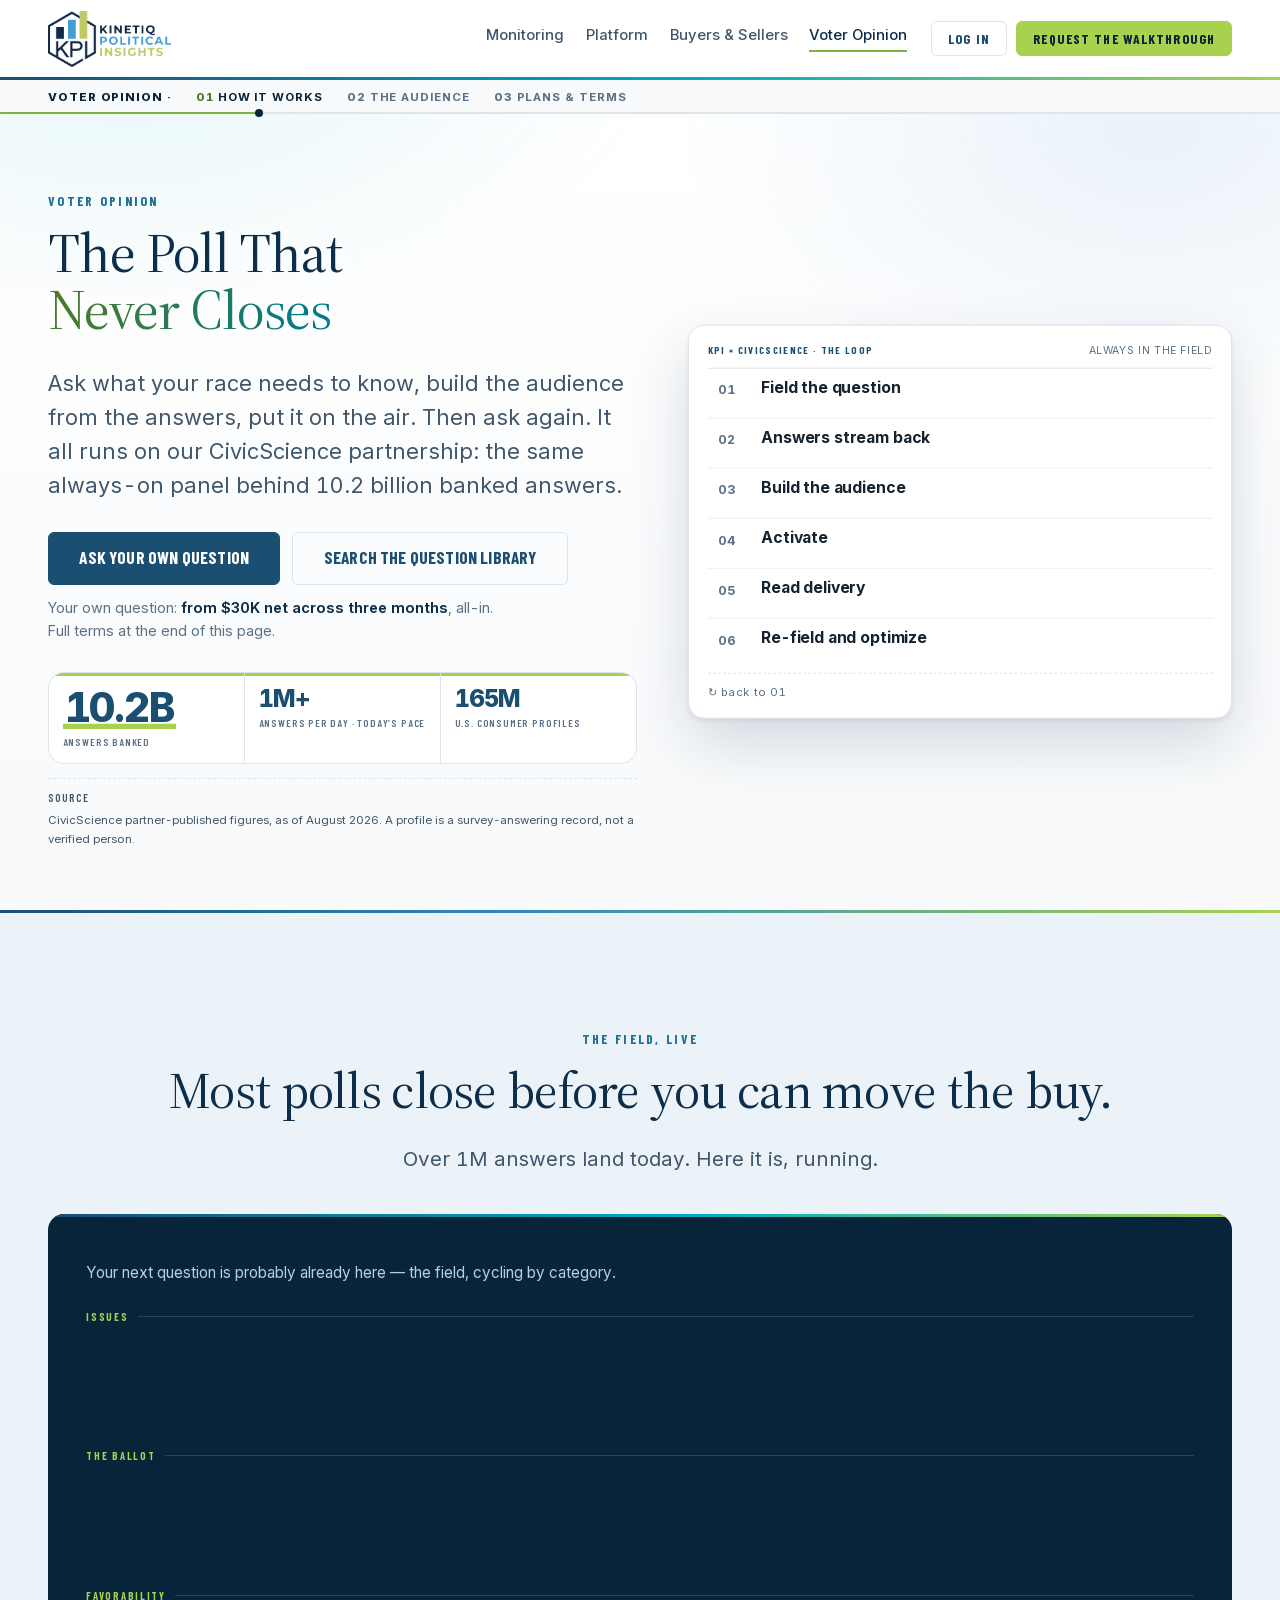
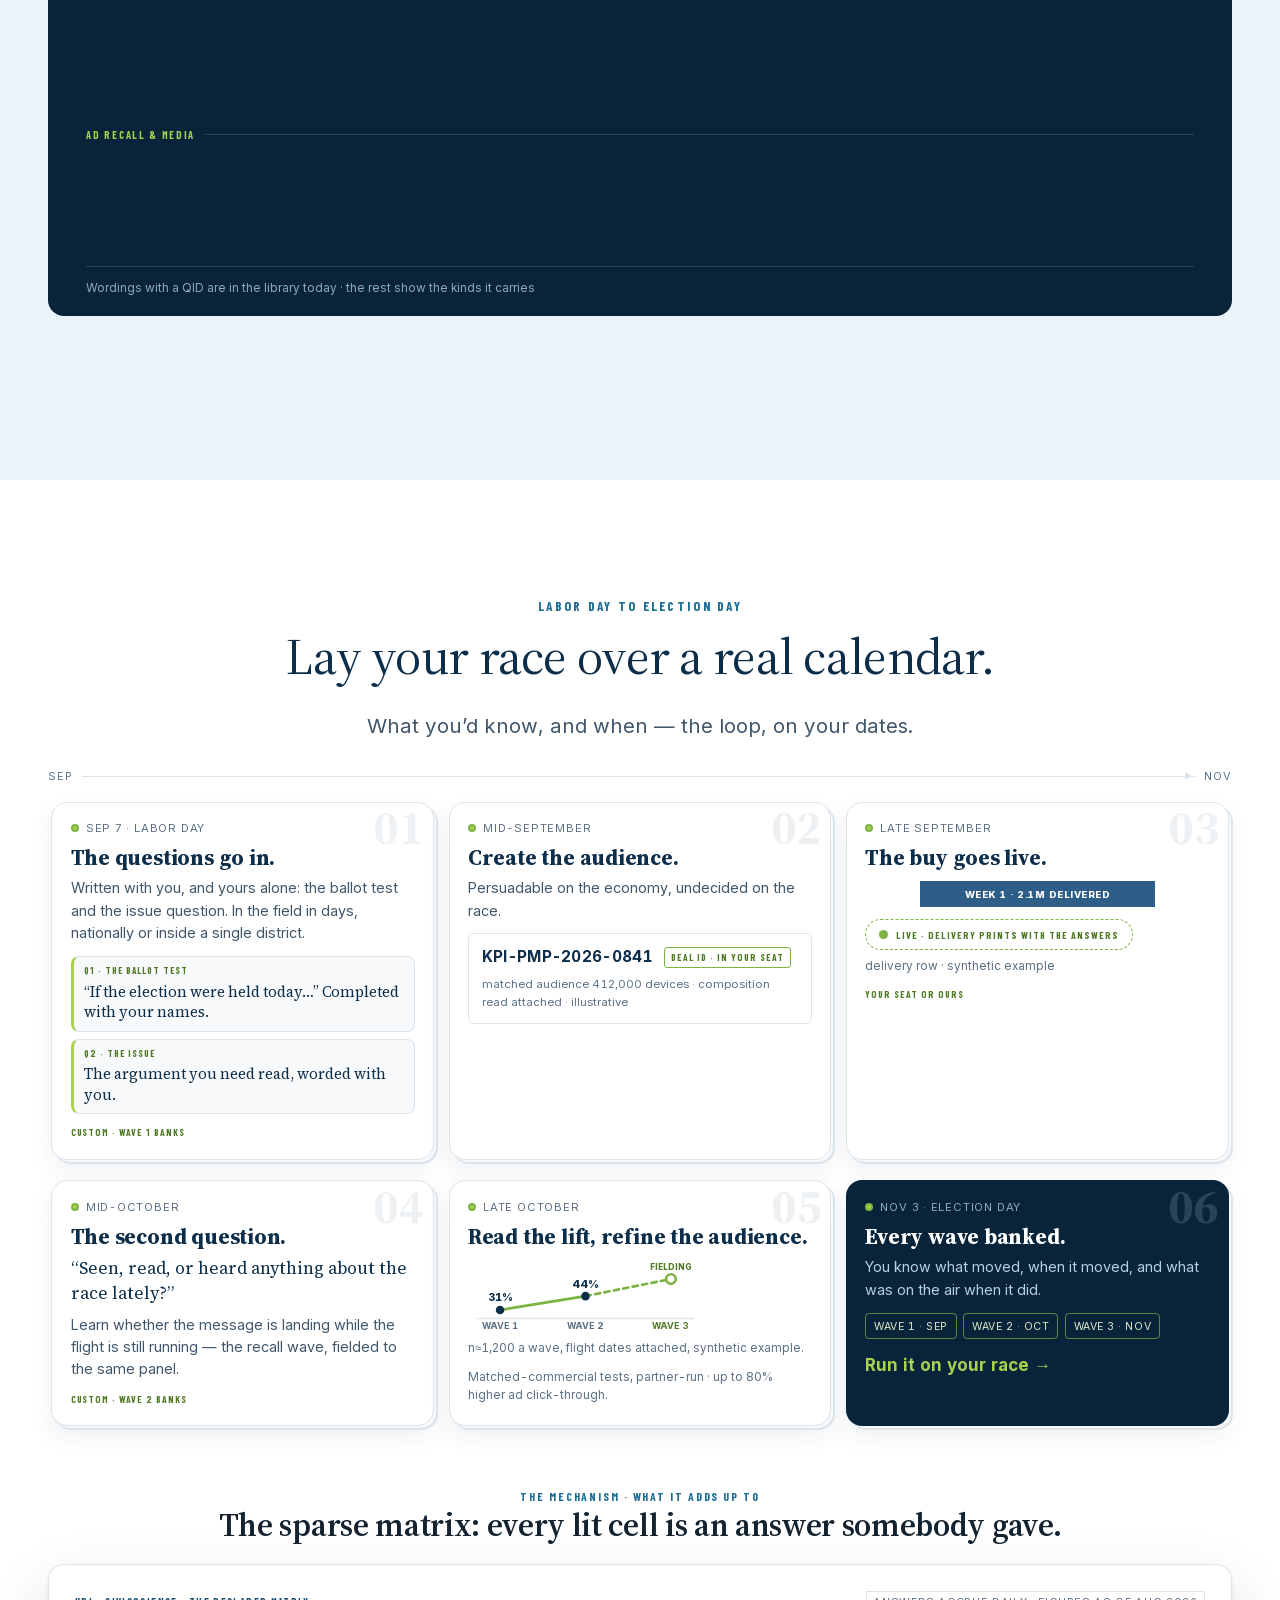
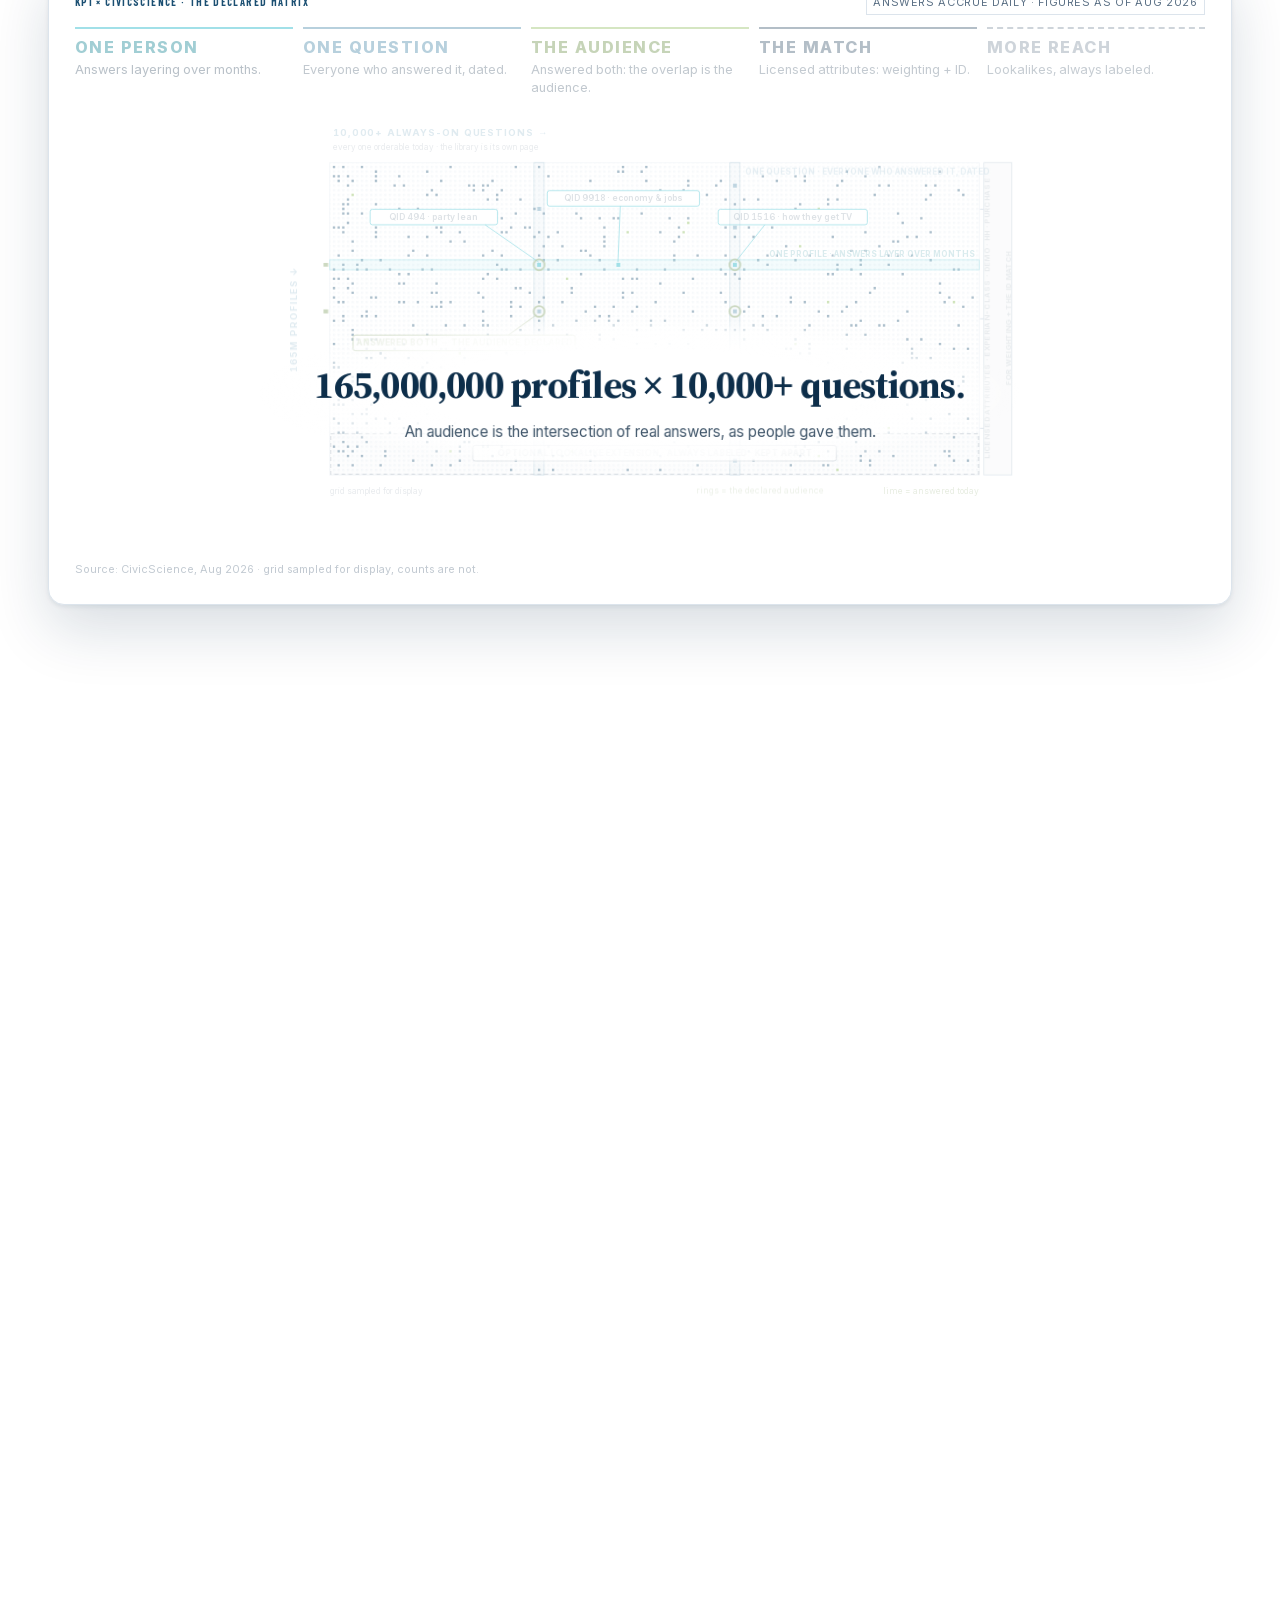
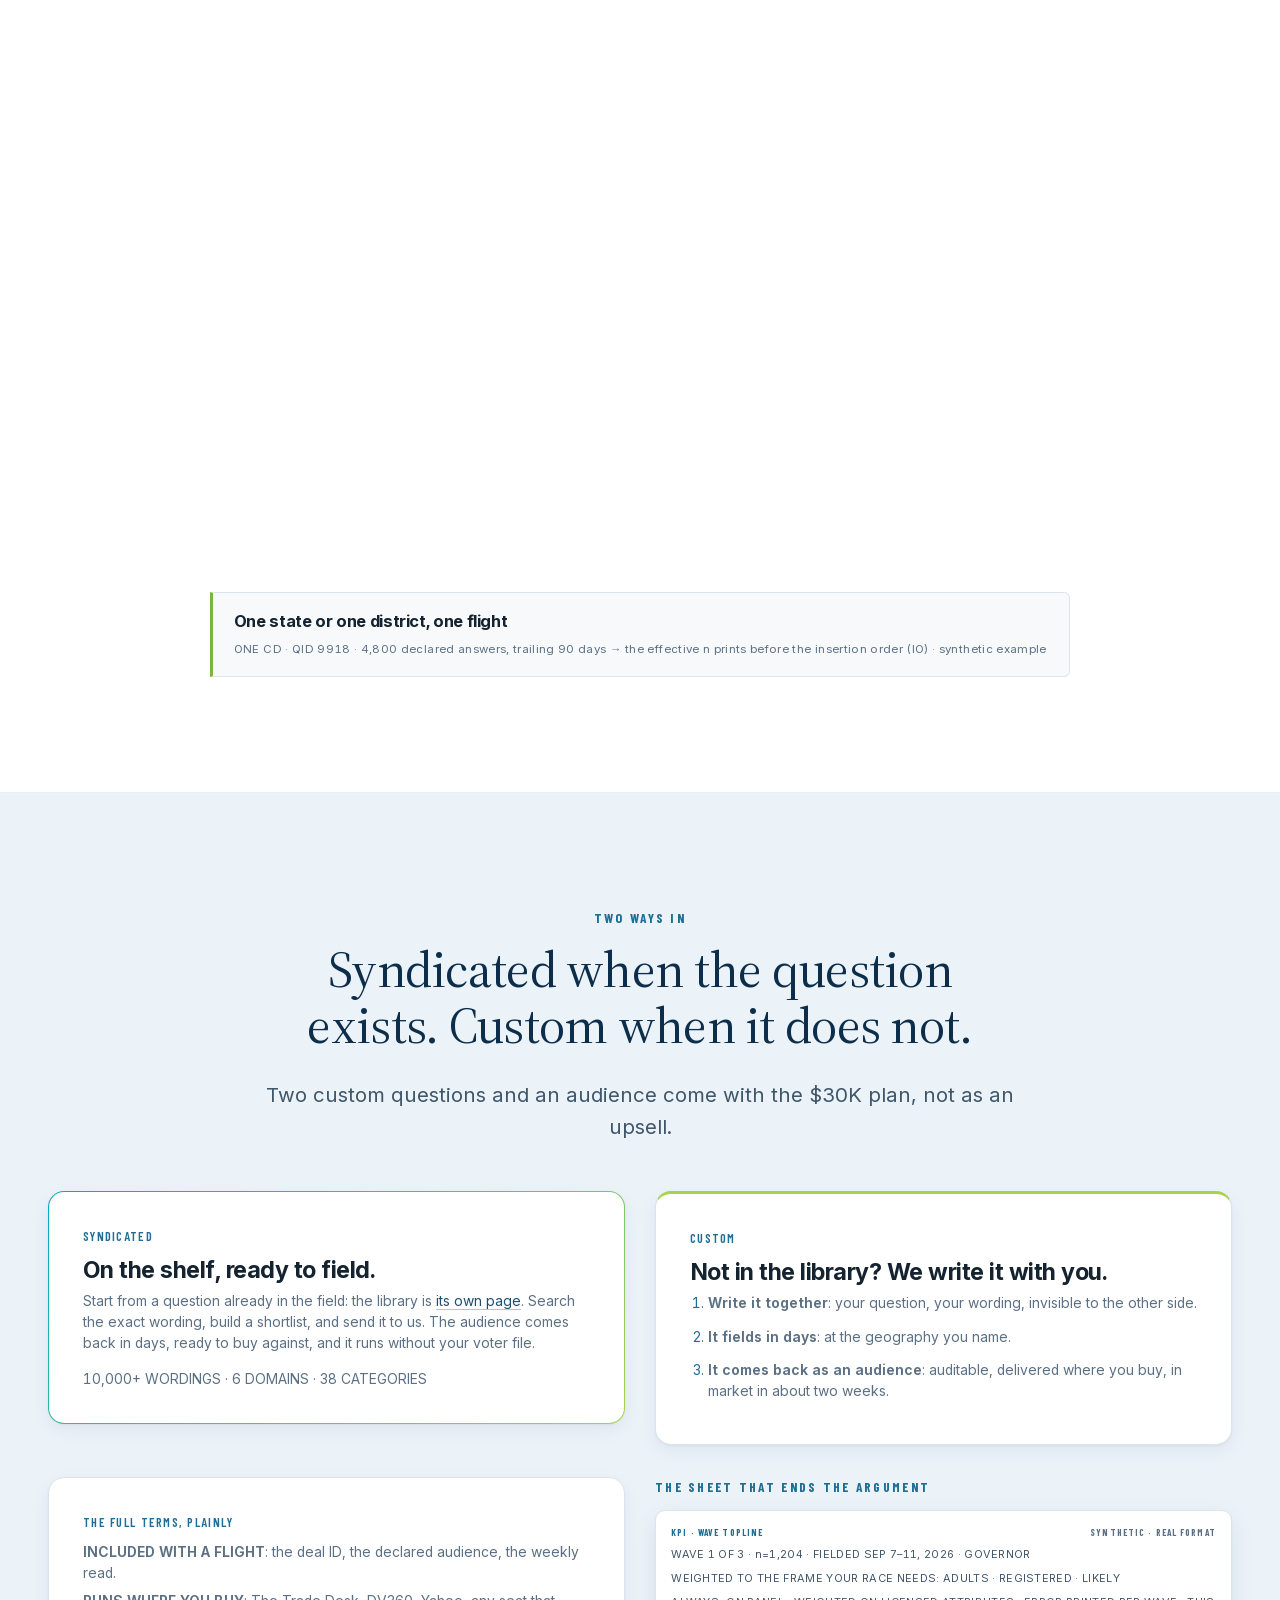
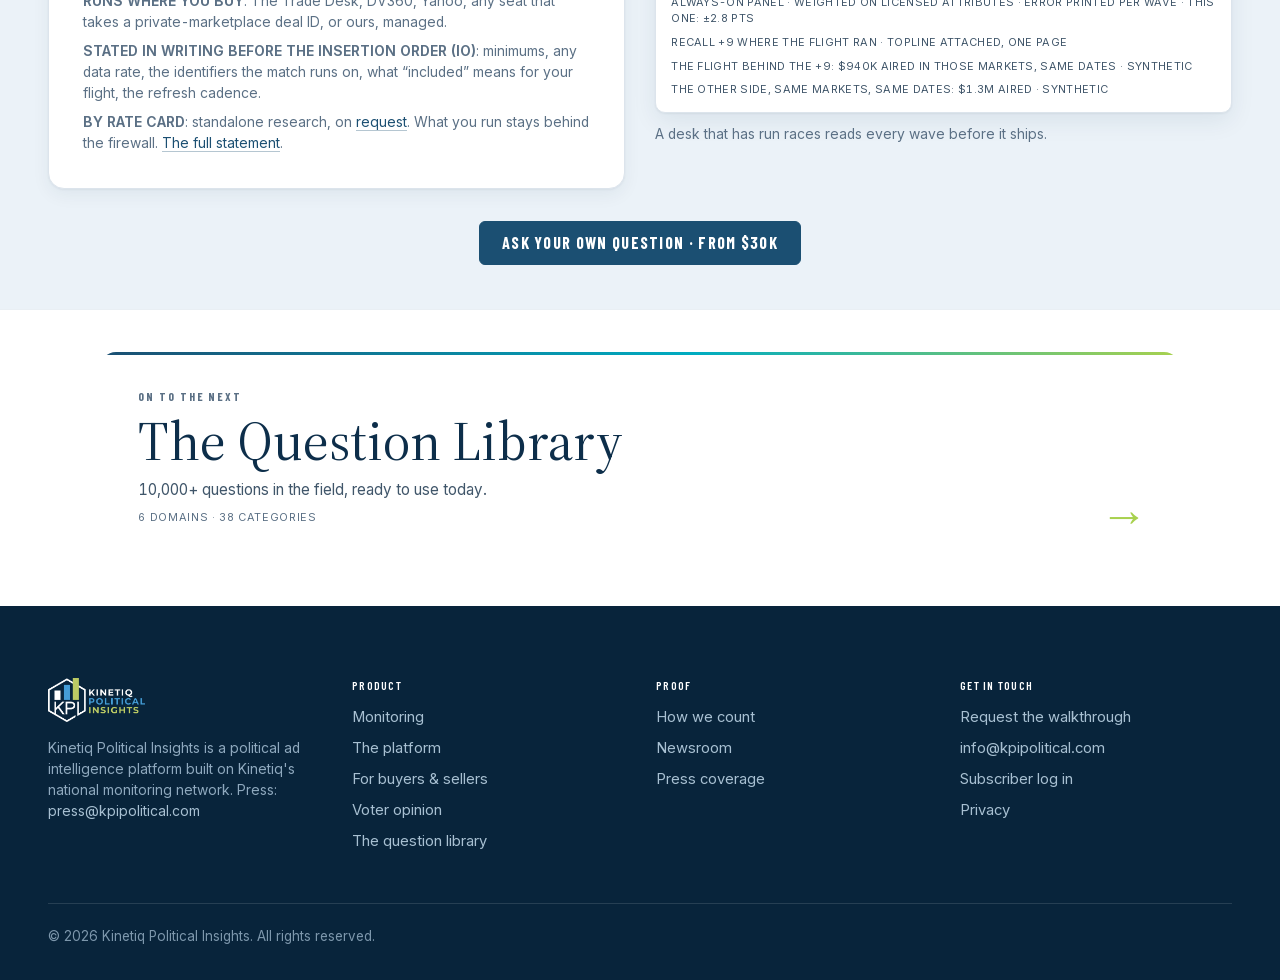
<file: polling.html>
<!DOCTYPE html>
<html lang="en">
<head>
<meta charset="UTF-8">
<meta name="viewport" content="width=device-width, initial-scale=1">
<title>Voter Opinion: Always-On Questions, Declared Audiences | Kinetiq Political Insights</title>
<meta name="description" content="Voter opinion in real time, through our CivicScience partnership: 10,000+ always-on questions, over 1 million answers per day, 10.2 billion answers banked over 14 years, 165 million U.S. consumer profiles. Search the library, build an audience from what people actually said, and activate it as a deal ID.">
<meta property="og:title" content="Voter Opinion | Kinetiq Political Insights">
<meta property="og:description" content="10,000+ always-on questions, 10.2 billion answers over 14 years. Ask, hear back, build the audience, put it on the air. Then ask again.">
<meta property="og:type" content="website">
<meta property="og:url" content="https://kpipolitical.com/polling.html">
<meta property="og:image" content="https://kpipolitical.com/assets/img/og-card.png">
<meta property="og:image:width" content="1200">
<meta property="og:image:height" content="630">
<meta property="og:image:alt" content="Kinetiq Political Insights — the most complete political ad intelligence platform">
<meta name="twitter:card" content="summary_large_image">
<meta name="twitter:image" content="https://kpipolitical.com/assets/img/og-card.png">
<link rel="canonical" href="https://kpipolitical.com/polling.html">
<link rel="icon" href="assets/img/kpi-favicon.svg" type="image/svg+xml">
<link rel="icon" href="assets/img/kpi-mark.png" type="image/png">
<link rel="stylesheet" href="assets/css/kpi.css?v=r187">
<style>
  /* r106 (Adam): the loop IS the landing. Text left, the loop tape right, one
     viewport. The tape is the old ring redrawn in the house receipt grammar:
     six mono-indexed steps, one active at a time, the active step expanding
     in place on a timed pace (2.6s a step, a lap forever -- the loop running
     is the point). CSS-only; reduced motion = all six open, still. */
  .hero--poll { padding-top: 0; }
  .hero--poll .hero-split { display: grid; grid-template-columns: minmax(0, 1.04fr) minmax(0, .96fr);
    gap: clamp(1.8rem, 4vw, 3.6rem); align-items: center;
    padding: clamp(40px, 6vw, 84px) 0 clamp(36px, 5vw, 64px); }
  .hero--poll h1 { max-width: none; font-size: clamp(2.5rem, 4.4vw, 4.1rem); }
  .hero--poll .lede { margin: 1.2rem 0 0; max-width: 48ch; }
  .hero--poll .btn-row { margin-top: 1.8rem; }
  .hero--poll .ask-line { margin: .8rem 0 0; font-size: .9rem; line-height: 1.55; color: var(--ink-3); max-width: 52ch; }
  .hero--poll .ask-line b { color: var(--navy-deep); }
  .hero--poll .stats { grid-template-columns: repeat(3, 1fr); text-align: left; margin-top: 1.9rem; }
  .hero--poll .stat { padding: .8rem .85rem .85rem; }
  .hero--poll .stat__v { font-size: clamp(1.4rem, 1.9vw, 1.9rem); }
  .hero--poll .stat__l { font-size: .64rem; letter-spacing: .08em; }
  .hero--poll .stamp { margin-top: .9rem; }
  @media (max-width: 999px) {
    .hero--poll .hero-split { grid-template-columns: 1fr; align-items: start;
      padding: clamp(36px, 7vw, 56px) 0 clamp(28px, 5vw, 44px); }
  }
  @media (max-width: 560px) {
    .hero--poll h1 { font-size: clamp(2.1rem, 9.5vw, 2.7rem); }
    .hero--poll .btn-row { margin-top: 1.4rem; }
    .hero--poll .stats { grid-template-columns: 1fr 1fr; }
    .hero--poll .stat:first-child { grid-column: 1 / -1; }
    .hero--poll .stats > .stat:last-child:nth-child(odd) { grid-column: auto; }
  }
  /* A pointer or keyboard focus pauses the loop tape and the question wall
     (WCAG 2.2.2 — moving content gets a pause mechanism). */
  .lp:hover .lp__s, .lp:focus-within .lp__s,
  .qf:hover .qf__b, .qf:focus-within .qf__b { animation-play-state: paused !important; }
  /* The loop tape. Open/close windows overlap one step to the next, so the
     card's height stays steady while the lit step travels. */
  .lp { background: var(--white); border: 1px solid var(--rule); border-radius: var(--r-lg);
    box-shadow: var(--shadow-lg); padding: 1rem 1.15rem 1.05rem; }
  .lp__bar { display: flex; flex-wrap: wrap; align-items: baseline; justify-content: space-between;
    gap: .3rem .8rem; padding-bottom: .55rem; border-bottom: 1px solid var(--rule); }
  .lp__brand { font-family: var(--label); text-transform: uppercase; letter-spacing: .13em;
    font-size: .64rem; font-weight: 800; color: var(--navy); }
  .lp__stamp { font-family: var(--mono); font-size: .66rem; letter-spacing: .06em;
    text-transform: uppercase; color: var(--ink-3); }
  .lp__steps { list-style: none; margin: 0; padding: 0; }
  .lp__s { position: relative; display: grid; grid-template-columns: 2.1rem minmax(0, 1fr);
    gap: .1rem .6rem; padding: .58rem .5rem .58rem .65rem; border-top: 1px solid var(--rule-soft); }
  .lp__s:first-child { border-top: 0; }
  .lp__s::before { content: ""; position: absolute; left: 0; top: 0; bottom: 0; width: 3px;
    background: transparent; }
  .lp__n { grid-row: 1; font-family: var(--mono); font-size: .78rem; font-weight: 700;
    color: var(--ink-3); padding-top: .14rem; font-variant-numeric: tabular-nums lining-nums; }
  .lp__s h3 { grid-column: 2; margin: 0; font-size: .98rem; letter-spacing: -.01em; }
  .lp__d { grid-column: 2; margin: 0; font-size: .84rem; line-height: 1.5; color: var(--ink-2); }
  .lp__loop { margin: .7rem 0 0; padding-top: .6rem; border-top: 1px dashed var(--rule);
    font-family: var(--mono); font-size: .7rem; letter-spacing: .05em; color: var(--ink-3); }
  @media (prefers-reduced-motion: no-preference) {
    .lp__s { animation: lp-row 15.6s linear infinite; animation-delay: calc((var(--i) - 1) * 2.6s); }
    .lp__s::before { animation: lp-rail 15.6s linear infinite; animation-delay: calc((var(--i) - 1) * 2.6s); }
    .lp__n { animation: lp-num 15.6s linear infinite; animation-delay: calc((var(--i) - 1) * 2.6s); }
    .lp__d { max-height: 0; opacity: 0; overflow: hidden;
      animation: lp-open 15.6s linear infinite; animation-delay: calc((var(--i) - 1) * 2.6s); }
  }
  @keyframes lp-open {
    0% { max-height: 0; opacity: 0; }
    2.6% { max-height: 3.6em; opacity: 1; }
    16.667% { max-height: 3.6em; opacity: 1; }
    19.2%, 100% { max-height: 0; opacity: 0; }
  }
  @keyframes lp-row {
    0%, 16.667% { background: color-mix(in srgb, var(--lime) 8%, var(--white)); }
    19.2%, 100% { background: transparent; }
  }
  @keyframes lp-rail {
    0%, 16.667% { background: var(--lime); }
    19.2%, 100% { background: transparent; }
  }
  @keyframes lp-num {
    0%, 16.667% { color: var(--lime-text); }
    19.2%, 100% { color: var(--ink-3); }
  }
  /* The two ways in: syndicated beside bespoke, both carried by the media
     investment. No pricing prints anywhere on this page by design. */
  .offer-avail { margin: 1.1rem 0 0; }
  /* P10 (R4, same class as the home hero): the page's own h1 clamp overrode the
     system's mobile downsizing. Restore it at the system breakpoint. */
  @media (max-width: 560px) {
    .hero--poll .hero-center { padding: clamp(36px, 8vw, 56px) 0 clamp(28px, 6vw, 44px); }
    .hero--poll h1 { font-size: clamp(2.1rem, 9.5vw, 2.7rem); }
    .hero--poll .btn-row { margin-top: 1.4rem; }
  }

  /* ==================================================================
     PASS E §4: the polling story. Four scenes — a question is asked,
     the answers arrive, THE SPARSE MATRIX at scale, the audience
     lands as a deal ID. Stage doctrine: one focal
     object per viewport, establish/develop/release, static end-states
     everywhere, the scroll never captured.
     ================================================================== */

  /* r108: the campaign flip book — one horizontal calendar, Labor Day to
     Election Day, scroll-snap pages with a stacked-page edge. Bookend dates
     real; the middles deliberately vague. */
  .fb { margin: 0 0 1rem; }
  .fb__rule { display: flex; align-items: center; gap: .6rem; margin-bottom: .8rem;
    font-family: var(--mono); font-size: .68rem; letter-spacing: .08em; color: var(--ink-3); }
  .fb__rule i { flex: 1; border-top: 1.5px solid var(--rule); position: relative; }
  .fb__rule i::after { content: ""; position: absolute; right: -1px; top: -5px;
    border: 4px solid transparent; border-left: 7px solid var(--rule); }
  .fb__scroll { list-style: none; margin: 0; padding: .2rem .2rem .4rem; display: grid;
    grid-template-columns: repeat(3, minmax(0, 1fr)); gap: .9rem; align-items: stretch; }
  .fb__page { position: relative; scroll-snap-align: start; background: var(--white);
    border: 1px solid var(--rule); border-radius: var(--r-lg);
    padding: 1.05rem 1.15rem 1.1rem; min-height: 220px;
    box-shadow: 3px 3px 0 -1px var(--paper), 4px 4px 0 0 var(--rule),
      0 10px 24px rgba(13,46,74,.07); }
  .fb__date { margin: 0 0 .5rem; font-family: var(--mono); font-size: .7rem;
    letter-spacing: .07em; color: var(--ink-3); display: flex; align-items: center;
    gap: .45rem; font-variant-numeric: tabular-nums lining-nums; }
  .fb__date::before { content: ""; width: 8px; height: 8px; border-radius: 50%;
    background: var(--lime); border: 2px solid var(--lime-dark); flex: none; }
  .fb__h { margin: 0 0 .35rem; font-family: var(--display); font-size: 1.35rem;
    letter-spacing: -.01em; color: var(--navy-deep); }
  .fb__p { margin: 0; font-size: .9rem; line-height: 1.55; color: var(--ink-2); }
  .fb__tag { margin: .7rem 0 0; font-family: var(--label); text-transform: uppercase;
    letter-spacing: .1em; font-size: .6rem; font-weight: 700; color: var(--lime-text); }
  .fb__fine { margin: .7rem 0 0; font-size: .74rem; line-height: 1.5; color: var(--ink-3); }
  .fb__page .tstep-art { margin-top: .7rem; max-width: none; box-shadow: none; }
  .fb__page--end { background: var(--navy-ink, #08243B); border-color: transparent; }
  .fb__page--end .fb__h { color: #fff; }
  .fb__page--end .fb__p { color: #B9CFDF; }
  .fb__page--end .fb__date { color: #8FA9BE; }
  .fb__go { margin: .8rem 0 0; font-weight: 700; }
  .fb__go a { color: var(--lime); text-decoration: none; }
  .fb__hint { margin: 0; color: var(--ink-3); }
  /* r113 (the owner): the book unfolds — pages deal in, each carries a chapter
     numeral and its own artifact instead of a text blob. */
  .fb__folio { position: absolute; top: .05rem; right: .55rem; font-family: var(--display);
    font-size: 3rem; font-weight: 700; line-height: 1; color: var(--navy);
    opacity: .07; pointer-events: none; }
  .fb__page--end .fb__folio { color: #fff; opacity: .14; }
  .fb__qs { margin: .75rem 0 0; display: grid; gap: .45rem; }
  .fb__q { margin: 0; background: var(--paper); border: 1px solid var(--rule);
    border-left: 3px solid var(--lime); border-radius: 8px; padding: .5rem .65rem;
    font-family: var(--display); font-size: .92rem; line-height: 1.4; color: var(--navy-deep); }
  .fb__q span { display: block; font-family: var(--label); text-transform: uppercase;
    letter-spacing: .11em; font-size: .58rem; font-weight: 800; color: var(--lime-text);
    margin-bottom: .2rem; }
  .fb__ask { margin: 0 0 .45rem; font-family: var(--display); font-size: 1.08rem;
    line-height: 1.45; color: var(--navy-deep); }
  .fb__live { margin: .8rem 0 0; display: flex; align-items: center; gap: .5rem;
    font-family: var(--label); text-transform: uppercase; letter-spacing: .1em;
    font-size: .62rem; font-weight: 800; color: var(--lime-text);
    border: 1.5px dashed var(--lime-dark); border-radius: 999px; padding: .4rem .8rem;
    width: fit-content; }
  .fb__pulse { width: 9px; height: 9px; border-radius: 50%; background: var(--lime-dark); }
  .fb__lift { margin: .75rem 0 0; max-width: 235px; }
  .fb__lift svg { width: 100%; height: auto; display: block; }
  .fb__waves { margin: .75rem 0 0; display: flex; flex-wrap: wrap; gap: .4rem; }
  .fb__waves span { font-family: var(--mono); font-size: .66rem; letter-spacing: .05em;
    color: #DDEBC9; border: 1px solid rgba(168,209,78,.55); border-radius: 4px;
    padding: .22rem .5rem; }
  @media (prefers-reduced-motion: no-preference) {
    .fb__pulse { animation: fb-pulse 2.2s ease-in-out infinite; }
    .fb__page.in-view { animation: fb-deal .55s var(--smooth) backwards; }
    .fb__page.in-view:nth-child(3n+2) { animation-delay: .12s; }
    .fb__page.in-view:nth-child(3n) { animation-delay: .24s; }
  }
  @keyframes fb-pulse { 0%, 100% { box-shadow: 0 0 0 0 rgba(124,179,66,.5); }
    55% { box-shadow: 0 0 0 7px rgba(124,179,66,0); } }
  @keyframes fb-deal { from { opacity: 0; transform: translateX(34px); }
    to { opacity: 1; transform: none; } }
  /* phones: the artifacts are desktop furniture — the stacked pages stay lean */
  @media (max-width: 640px) {
    .fb__qs, .fb__live, .fb__waves, .fb__folio { display: none; }
  }

  /* -- scene 3: THE SPARSE MATRIX, the signature visual (§6.5). Default:
     lit whole. Entry (IO): stages fade in once. On screens >=700px where
     scroll-driven animation is supported, the frame pins and the reader's
     scroll fills the grid (5.5 viewport-heights, §8.5), with a dwell
     plateau at full scale where the annotation lands, then a still
     release. The wheel is never captured. -- */
  .mxs { margin: 0; }
  .mxs__pin { background: var(--white); border: 1px solid var(--rule); border-radius: var(--r-lg);
    box-shadow: var(--shadow-lg); padding: clamp(14px, 2.4vw, 26px); }
  .mxs__bar { display: flex; flex-wrap: wrap; align-items: baseline; justify-content: space-between;
    gap: .3rem .9rem; margin-bottom: .6rem; }
  .mxs__brand { font-family: var(--label); text-transform: uppercase; letter-spacing: .13em;
    font-size: .66rem; font-weight: 700; color: var(--navy); }
  .mxs__stamp { font-family: var(--mono); font-size: .68rem; letter-spacing: .06em;
    text-transform: uppercase; color: var(--ink-3); border: 1px solid var(--rule);
    padding: .12rem .4rem; white-space: nowrap; font-variant-numeric: tabular-nums lining-nums; }
  @media (max-width: 560px) { .mxs__stamp { white-space: normal; line-height: 1.5; } }
  .mxs__svg { width: 100%; height: auto; display: block; }
  .mxs__shell { overflow-x: auto; -webkit-overflow-scrolling: touch; }
  @media (max-width: 560px) { .mxs__shell .mxs__svg { min-width: 640px; } }
  /* Under 480px the in-graphic labels render around 4px — below legibility. The
     annotation and caption below the figure restate both axes and the sampling
     disclosure in page type, and the SVG desc carries them for screen readers. */
  @media (max-width: 640px) {
    .mxs__lbl { display: none; }
    .mxs__svg rect[fill="#fff"], .mxs__svg g[font-family] line { display: none; }
  }
  .mxs__hint { display: none; color: var(--ink-3); margin: .5rem 0 0; }
  .mxs__steps { list-style: none; display: grid; grid-template-columns: repeat(5, 1fr);
    gap: .6rem; margin: .75rem 0 .9rem; padding: 0; }
  .mxs__step { font-size: .8rem; line-height: 1.4; color: var(--ink-2); padding-top: .45rem; }
  .mxs__step b { display: block; font-family: var(--sans); font-size: 1.02rem; font-weight: 800;
    letter-spacing: -.015em; margin-bottom: .18rem;
    letter-spacing: .09em; text-transform: uppercase; margin-bottom: .15rem; }
  .mxs__step--a { border-top: 2.5px solid #00ACC1; } .mxs__step--a b { color: #007A8A; }
  .mxs__step--b { border-top: 2.5px solid #1F6E96; } .mxs__step--b b { color: #1F6E96; }
  .mxs__step--c { border-top: 2.5px solid #7CB342; } .mxs__step--c b { color: #4F7A25; }
  .mxs__step--d { border-top: 2.5px solid #0D2E4A; } .mxs__step--d b { color: #0D2E4A; }
  .mxs__step--e { border-top: 2.5px dashed #5B7085; } .mxs__step--e b { color: #5B7085; }
  @media (max-width: 560px) {
    .mxs__steps { grid-template-columns: 1fr 1fr; gap: .55rem .8rem; }
    .mxs__step:last-child { grid-column: 1 / -1; }
  }
  @media (max-width: 699px) { .mxs__steps { grid-template-columns: 1fr 1fr; } }
  .mxs__ann { margin: .8rem 0 0; }
  .mxs__ann { background: radial-gradient(closest-side, var(--white) 58%,
    color-mix(in srgb, var(--white) 72%, transparent) 82%, transparent 100%);
    padding: 2rem 2.4rem; border-radius: 10px; }
  .mxs__ann-big { display: block; font-family: var(--display); font-weight: 700;
    font-size: clamp(1.15rem, 2.6vw, 1.9rem); letter-spacing: -.02em; color: var(--navy-deep);
    font-variant-numeric: tabular-nums lining-nums; }
  .mxs__ann-sub { display: block; margin-top: .25rem; font-size: .95rem; color: var(--ink-2); max-width: 62ch; }
  .mxs__cap { margin: .6rem 0 0; font-family: var(--mono); font-size: .68rem; line-height: 1.55;
    color: var(--ink-3); }
  /* r35 (owner, 8/28): the matrix teaches the mechanism, staged for a
     24-year-old digital buyer — one profile's layered answers, one question's
     column, the intersection that seeds the audience, the licensed-attribute
     rail, the labeled modeled extension. All answer cells are always-on
     ground; the five concept layers stage in. Static end state = the full
     diagram. */
  @media (prefers-reduced-motion: no-preference) {
    .mxs.in-view .mxs__mxa { animation: fade-in .5s ease-out .3s backwards; }
    .mxs.in-view .mxs__mxb { animation: fade-in .5s ease-out .8s backwards; }
    .mxs.in-view .mxs__mxc { animation: fade-in .5s ease-out 1.3s backwards; }
    .mxs.in-view .mxs__mxd { animation: fade-in .5s ease-out .8s backwards; }
    .mxs.in-view .mxs__mxe { animation: fade-in .5s ease-out 1s backwards; }
    .mxs.in-view .mxs__step--a { animation: fade-in .4s ease-out .1s backwards; }
    .mxs.in-view .mxs__step--b { animation: fade-in .4s ease-out .3s backwards; }
    .mxs.in-view .mxs__step--c { animation: fade-in .4s ease-out .5s backwards; }
    .mxs.in-view .mxs__step--d { animation: fade-in .4s ease-out .7s backwards; }
    .mxs.in-view .mxs__step--e { animation: fade-in .4s ease-out .9s backwards; }
    .mxs.in-view .mxs__ann { animation: mxs-in .55s var(--smooth) 1.3s backwards; }
  }
  @keyframes mxs-in { from { opacity: 0; transform: translateY(26px) scale(.93); }
    55% { opacity: 1; } to { opacity: 1; transform: none; } }
  @keyframes mxs-dim { from { opacity: 1; } to { opacity: .18; } }
  @keyframes mxs-off { from { opacity: 1; } to { opacity: .04; } }
  @keyframes fade-in-soft { from { opacity: .45; } to { opacity: 1; } }
  /* r88: the matrix story, scrubbed by the universal driver — all browsers,
     phones included. Same ranges; shorter runway on small screens. */
  html.scrub .mxs__scroller { height: 420vh; }
  html.scrub .mxs__pin { position: sticky; top: 88px; }
  html.scrub .mxs__svg { max-width: min(960px, calc((100vh - 465px) * 1.786)); margin-inline: auto; }
  html.scrub .mxs__hint { display: block; }
  html.scrub .mxs__mxa { animation: fade-in 1s linear paused both !important; animation-delay: calc((0.12 - var(--scrub, 0)) / 0.10 * 1s) !important; }
  html.scrub .mxs__mxb { animation: fade-in 1s linear paused both !important; animation-delay: calc((0.26 - var(--scrub, 0)) / 0.10 * 1s) !important; }
  html.scrub .mxs__mxc { animation: fade-in 1s linear paused both !important; animation-delay: calc((0.40 - var(--scrub, 0)) / 0.10 * 1s) !important; }
  html.scrub .mxs__mxd { animation: fade-in 1s linear paused both !important; animation-delay: calc((0.53 - var(--scrub, 0)) / 0.09 * 1s) !important; }
  html.scrub .mxs__mxe { animation: fade-in 1s linear paused both !important; animation-delay: calc((0.64 - var(--scrub, 0)) / 0.08 * 1s) !important; }
  html.scrub .mxs__ann-big, html.scrub .mxs__ann-sub { animation: mxs-in 1s linear paused both !important; animation-delay: calc((0.84 - var(--scrub, 0)) / 0.10 * 1s) !important; }
  html.scrub .mxs__svg text, html.scrub .mxs__cap { animation: mxs-off 1s linear paused both !important;
    animation-delay: calc((0.72 - var(--scrub, 0)) / 0.08 * 1s) !important; }
  @media (min-width: 760px) {
    html.scrub .mxs__ann { position: absolute; left: 50%; top: 55%; width: min(760px, 86%);
      transform: translateX(-50%); margin: 0; text-align: center; pointer-events: none; }
    html.scrub .mxs__ann-big { font-size: clamp(1.7rem, 3vw, 2.6rem); color: var(--navy-deep); }
    html.scrub .mxs__ann .mxs__ann-sub { margin-inline: auto; }
  }
  /* r113 (the owner): the ending earns its beat — the grid recedes while the
     165M line prints, then the stage holds through the last tenth of the runway. */
  html.scrub .mxs__shell { animation: mxs-dim 1s linear paused both !important;
    animation-delay: calc((0.70 - var(--scrub, 0)) / 0.10 * 1s) !important; }
  html.scrub .mxs__steps { animation: mxs-dim 1s linear paused both !important;
    animation-delay: calc((0.70 - var(--scrub, 0)) / 0.10 * 1s) !important; }
  html.scrub .mxs__step--a { animation: fade-in-soft 1s linear paused both !important; animation-delay: calc((0.12 - var(--scrub, 0)) / 0.10 * 1s) !important; }
  html.scrub .mxs__step--b { animation: fade-in-soft 1s linear paused both !important; animation-delay: calc((0.26 - var(--scrub, 0)) / 0.10 * 1s) !important; }
  html.scrub .mxs__step--c { animation: fade-in-soft 1s linear paused both !important; animation-delay: calc((0.40 - var(--scrub, 0)) / 0.10 * 1s) !important; }
  html.scrub .mxs__step--d { animation: fade-in-soft 1s linear paused both !important; animation-delay: calc((0.53 - var(--scrub, 0)) / 0.09 * 1s) !important; }
  html.scrub .mxs__step--e { animation: fade-in-soft 1s linear paused both !important; animation-delay: calc((0.64 - var(--scrub, 0)) / 0.08 * 1s) !important; }
  /* r180 (M1, five voices): the phone prints the finished matrix — the pin is
     desktop furniture. Labels at full ink, the 165M finale printed beneath. */
  @media (max-width: 640px) {
    html.scrub .mxs__scroller { height: auto; }
    html.scrub .mxs__pin { position: static; }
    html.scrub .mxs__hint { display: none !important; }
    html.scrub .mxs__mxa, html.scrub .mxs__mxb, html.scrub .mxs__mxc,
    html.scrub .mxs__mxd, html.scrub .mxs__mxe,
    html.scrub .mxs__ann-big, html.scrub .mxs__ann-sub,
    html.scrub .mxs__svg text, html.scrub .mxs__cap,
    html.scrub .mxs__shell, html.scrub .mxs__steps,
    html.scrub .mxs__step--a, html.scrub .mxs__step--b, html.scrub .mxs__step--c,
    html.scrub .mxs__step--d, html.scrub .mxs__step--e { animation: none !important; }
  }
  @media (max-width: 999px) {
    html.scrub .mxs__scroller { height: 300vh; }
    html.scrub .mxs__pin { top: 72px; }
  }
  @media (max-width: 699px) {
    html.scrub .mxs__scroller { height: 240vh; }
    html.scrub .mxs__svg { max-width: 100%; }
  }
  /* r180: the <=640 unpin above must also beat this 240vh runway; and the
     unpinned phone scene prints statically — no entrance choreography */
  @media (max-width: 640px) {
    html.scrub .mxs__scroller { height: auto; }
    .mxs, .mxs * { animation: none !important; transition: none !important; }
    /* r181 (judge-visual): the finished matrix FITS the phone card — no
       sideways scroll hiding half the grid */
    .mxs__shell .mxs__svg { min-width: 100%; }
  }

  /* the deal-ID plaque (chip grammar from the index targeting steps); lives in the flip book */
  .tstep-art { margin-top: .8rem; border: 1px solid var(--rule); background: var(--white);
    border-radius: var(--r); padding: .7rem .8rem .75rem; max-width: 400px; box-shadow: var(--shadow); }
  .tstep-art__row { display: flex; flex-wrap: wrap; align-items: center; gap: .3rem .7rem; margin: 0; }
  .dealid { font-family: var(--mono); font-size: .95rem; font-weight: 700; color: var(--navy-deep);
    letter-spacing: .02em; font-variant-numeric: tabular-nums lining-nums; }
  .dealid-tag { font-family: var(--label); text-transform: uppercase; letter-spacing: .1em;
    font-size: .6rem; font-weight: 700; color: var(--lime-text); border: 1px solid var(--lime-dark);
    border-radius: 3px; padding: .12rem .4rem; white-space: nowrap; }
  .tstep-art__meta { display: block; margin-top: .4rem; font-family: var(--mono); font-size: .72rem;
    line-height: 1.5; color: var(--ink-3); font-variant-numeric: tabular-nums lining-nums; }
</style>
</head>
<body>
<a class="skip" href="#main">Skip to content</a>


<nav aria-label="Primary" class="nav nav--light" data-open="false">
  <div class="wrap nav__in">
    <a class="nav__brand" href="index.html" aria-label="Kinetiq Political Insights, home">
      <img src="assets/img/kpi-logo.png" alt="Kinetiq Political Insights">
    </a>
    <ul class="nav__links" id="nav-links">
      <li class="nav__item nav__home"><a href="index.html">Home</a></li>
      <li class="nav__item"><a href="monitoring.html">Monitoring</a>
        <div class="nav__drop" aria-label="Section shortcuts">
          <a href="monitoring.html#alert-demo">Creative alerts</a>
          <a href="monitoring.html#explore-market">Linear orders</a>
          <a href="monitoring.html#fcc-rates">FCC rates</a>
          <a href="monitoring.html#streaming">Streaming</a>
        </div>
      </li>
      <li class="nav__item"><a href="platform.html">Platform</a>
        <div class="nav__drop" aria-label="Section shortcuts">
          <a href="platform.html#scoreboard">The Scoreboard</a>
          <a href="platform.html#creative-matrix">The Creative Matrix</a>
          <a href="platform.html#buy-sheet">The Buy Sheet</a>
          <a href="platform.html#creative-explorer">The Creative Explorer</a>
          <a href="platform.html#baker">Ask Baker AI</a>
        </div>
      </li>
      <li class="nav__item"><a href="week.html">Buyers &amp; Sellers</a>
        <div class="nav__drop" aria-label="Section shortcuts">
          <a href="week.html#wk-buy">The buyer&rsquo;s week</a>
          <a href="week.html#wk-sell">The seller&rsquo;s week</a>
          <a href="week.html#sell-side">The seller&rsquo;s dashboards</a>
          <a href="monitoring.html#explore-market">Explore a live market</a>
        </div>
      </li>
      <li class="nav__item"><a href="polling.html" aria-current="page">Voter Opinion</a>
        <div class="nav__drop" aria-label="Section shortcuts">
          <a href="polling.html#loop">The always-on poll</a>
          <a href="polling.html#story">How it works</a>
          <a href="questions.html">The question library</a>
          <a href="polling.html#offerings">Plans &amp; terms</a>
        </div>
      </li>
      <li class="nav__login"><a href="https://portal.kpipolitical.com">Log in</a></li>
    </ul>
    <div class="nav__cta">
      <a class="btn btn--outline btn--sm" href="https://portal.kpipolitical.com">Log in</a>
      <a class="btn btn--lime btn--sm" href="contact.html">Request the walkthrough</a>
    </div>
    <button class="nav__toggle" aria-expanded="false" aria-label="Menu" aria-controls="nav-links">Menu</button>
  </div>
</nav>
<nav class="ptabs" aria-label="Sections on this page">
  <button class="ptabs__stamp num" type="button" aria-expanded="false" aria-controls="ptabs-menu"><span class="sr-only">Jump to a section &mdash; you are at </span><span class="pt-st"></span></button>
  <div class="wrap ptabs__in" id="ptabs-menu">
    <span class="ptabs__k" aria-hidden="true">VOTER OPINION &middot;</span>
    <a href="#story" data-t="How it works"><i>01</i>How it works</a>
    <a href="#matrix" data-t="The audience"><i>02</i>The audience</a>
    <a href="#offerings" data-t="Plans &amp; terms"><i>03</i>Plans &amp; terms</a>
  </div>
  <i class="ptabs__dot" aria-hidden="true"></i>
</nav>

<main id="main">
<!-- CLAIM: The poll never closes. Questions stay in the field, answers stream back,
     and the audience you buy against is built from what people actually said. -->

<!-- ============ HERO ============ -->
<header class="hero hero--light hero--poll">
  <div class="wrap hero-split">
    <div>
      <p class="eyebrow eyebrow--plain">Voter opinion</p>
      <h1 class="ht">
        <span class="ht__l" data-t="The Poll That">The Poll That</span><br>
        <span class="ht__l ht__l--accent" data-t="Never Closes">Never Closes</span>
      </h1>
      <p class="lede">Ask what your race needs to know, build the audience from the answers, put it on the air. Then ask again. It all runs on our CivicScience partnership: the same always-on panel behind 10.2 billion banked answers.</p>
      <div class="btn-row">
        <a class="btn btn--navy btn--lg" href="contact.html">Ask your own question</a>
        <a class="btn btn--outline btn--lg" href="questions.html">Search the question library</a>
      </div>
      <p class="ask-line">Your own question: <b>from $30K net across three months</b>,
        all-in. Full terms at the end of this page.</p>
      <div class="stats" data-rise>
        <div class="stat"><div class="stat__v">10.2B</div><div class="stat__l">Answers banked</div></div>
        <div class="stat"><div class="stat__v">1M+</div><div class="stat__l">Answers per day &middot; today&rsquo;s pace</div></div>
        <div class="stat"><div class="stat__v">165M</div><div class="stat__l">U.S. consumer profiles</div></div>
      </div>
      <div class="stamp" style="text-align:left"><b>Source</b> CivicScience partner-published figures, as
        of August 2026. A profile is a survey-answering record, not a verified person.</div>
    </div>

    <!-- r106 (Adam): the ring, redrawn as the loop tape -- the active step
         expands in place; the pace is the loop running. -->
    <div class="lp" data-plx style="--plx-d:20px" tabindex="0" role="group" aria-label="The loop: six steps that repeat; keyboard focus pauses the motion">
      <div class="lp__bar"><span class="lp__brand">KPI &times; CivicScience &middot; The loop</span><span class="lp__stamp">always in the field</span></div>
      <ol class="lp__steps">
        <li class="lp__s" style="--i:1"><span class="lp__n">01</span><h3>Field the question</h3><p class="lp__d">Yours, or one of 10,000+ already running.</p></li>
        <li class="lp__s" style="--i:2"><span class="lp__n">02</span><h3>Answers stream back</h3><p class="lp__d">Nationwide, and the read builds in days.</p></li>
        <li class="lp__s" style="--i:3"><span class="lp__n">03</span><h3>Build the audience</h3><p class="lp__d">From what people actually said. Declared, not inferred.</p></li>
        <li class="lp__s" style="--i:4"><span class="lp__n">04</span><h3>Activate</h3><p class="lp__d">A deal ID lands in the seat you already buy from.</p></li>
        <li class="lp__s" style="--i:5"><span class="lp__n">05</span><h3>Read delivery</h3><p class="lp__d">What you delivered, next to what the other side spent. All of it labeled.</p></li>
        <li class="lp__s" style="--i:6"><span class="lp__n">06</span><h3>Re-field and optimize</h3><p class="lp__d">Ask again, read what moved, shift the buy while it still matters.</p></li>
      </ol>
      <p class="lp__loop">↻ back to 01</p>
    </div>
  </div>
</header>

<!-- ============ THE LOOP ============ -->
<section class="section section--tint" id="loop">
  <div class="wrap">
    <div class="center" style="margin-bottom:2.4rem" data-rise>
      <p class="eyebrow eyebrow--plain" style="justify-content:center">The field, live</p>
      <h2>Most polls close before you can move the buy.</h2>
      <p class="lede">Over 1M answers land today. Here it is, running.</p>
    </div>

    <!-- r85 (Adam, 8/29): "the feeling you wanna have is never ending possibilities…
         bubble popping up question answer question question question, different kinds
         of questions, different kinds of targeting." A dark stage where the field never
         stops: question bubbles keep surfacing, answers land, audiences ship — CSS-only,
         two bubbles per slot trading places on a 14s loop. Reduced-motion and JS-off:
         the first bubble of every slot shows static. Wordings marked ● are the site's
         canon QIDs; the rest are the kinds of questions the library carries. -->
    <p class="sr-only">A rotating wall of survey questions: issues, the
      ballot, favorability, ad recall. Each is paired with the audience it
      builds.</p>
    <div class="qf-stage" data-rise>
      <div class="qf" tabindex="0" role="group" aria-label="The live field: questions cycling by category; keyboard focus pauses the motion">
        <div class="qf__head">
          <p class="qf__sub">Your next question is probably already here &mdash; the field, cycling by category.</p>
        </div>
        <div class="qf__cats" aria-hidden="true">
          <div class="qf__cat">
            <p class="qf__cath">Issues</p>
            <div class="qf__row">
              <div class="qf__slot"><span class="qf__b qf__b--q qf__b--keep">Grocery prices, top concern or not<i>issue salience &middot; always on</i></span><span class="qf__b qf__b--q">Property taxes: too high, or about right?<i>issue salience &middot; always on</i></span></div>
              <div class="qf__slot"><span class="qf__b qf__b--q qf__b--keep">&ldquo;Should your county approve new data centers?&rdquo;<i>custom &middot; three waves banked</i></span><span class="qf__b qf__b--q">Broadband, utilities, land use<i>local issues &middot; always on</i></span></div>
              <div class="qf__slot"><span class="qf__b qf__b--cus qf__b--keep">School funding, asked only in your district<i>custom &middot; one CD &middot; fields in days</i></span><span class="qf__b qf__b--q">&ldquo;Have grocery prices changed what you buy?&rdquo;<i>always on</i></span></div>
            </div>
          </div>
          <div class="qf__cat">
            <p class="qf__cath">The ballot</p>
            <div class="qf__row">
              <div class="qf__slot"><span class="qf__b qf__b--q qf__b--keep">&ldquo;How closely are you following the race for governor?&rdquo;<i>QID 2231 &middot; always on</i></span><span class="qf__b qf__b--q">Early, by mail, or on Election Day?<i>turnout &middot; always on</i></span></div>
              <div class="qf__slot"><span class="qf__b qf__b--cus qf__b--keep">Your ballot test, written this week<i>custom &middot; private to your race</i></span><span class="qf__b qf__b--q">&ldquo;Do you trust the election results where you live?&rdquo;<i>always on</i></span></div>
              <div class="qf__slot"><span class="qf__b qf__b--aud qf__b--keep">Persuadable on the economy, undecided Senate<i>audience &rarr; deal ID</i></span><span class="qf__b qf__b--aud">Mail-ballot households, by DMA<i>audience &rarr; deal ID</i></span></div>
            </div>
          </div>
          <div class="qf__cat">
            <p class="qf__cath">Favorability</p>
            <div class="qf__row">
              <div class="qf__slot"><span class="qf__b qf__b--q qf__b--keep">Favorability, tracked wave over wave<i>ask again &middot; every wave banks</i></span><span class="qf__b qf__b--a">Support moved, and the wave caught it<i>the audience rebuilt itself by morning</i></span></div>
              <div class="qf__slot"><span class="qf__b qf__b--a qf__b--keep">New wave banked, ask again<i>every wave banks</i></span><span class="qf__b qf__b--q">&ldquo;How closely are you following the race?&rdquo;<i>attention &middot; always on</i></span></div>
              <div class="qf__slot"><span class="qf__b qf__b--aud qf__b--keep">Veterans&rsquo; households, message-tested<i>audience &rarr; deal ID</i></span><span class="qf__b qf__b--aud">Union households, sized by market<i>audience &rarr; deal ID</i></span></div>
            </div>
          </div>
          <div class="qf__cat">
            <p class="qf__cath">Ad recall &amp; media</p>
            <div class="qf__row">
              <div class="qf__slot"><span class="qf__b qf__b--cus qf__b--keep">&ldquo;Seen, read, or heard anything about the race lately?&rdquo;<i>custom &middot; the recall wave</i></span><span class="qf__b qf__b--q">&ldquo;How is the economy where you live?&rdquo;<i>always on</i></span></div>
              <div class="qf__slot"><span class="qf__b qf__b--q qf__b--keep">&ldquo;Which streaming services does your household pay for?&rdquo;<i>QID 1642 &middot; always on</i></span><span class="qf__b qf__b--q">Where do you actually get local news?<i>media &middot; always on</i></span></div>
              <div class="qf__slot"><span class="qf__b qf__b--aud qf__b--keep">Streaming-only households, by county<i>audience &rarr; deal ID</i></span><span class="qf__b qf__b--q">&ldquo;Right direction or wrong track?&rdquo;<i>the classic &middot; always on</i></span></div>
            </div>
          </div>
        </div>
        <p class="qf__more num m-only">+ 20 MORE CYCLING ON THIS WALL &middot; <a href="questions.html">10,000+ IN THE LIBRARY &rarr;</a></p>
        <p class="qf__foot">Wordings with a QID are in the library today &middot; the rest show the kinds it carries</p>
      </div>
    </div>

    <style>
      .qf-stage { margin: 0 0 3rem; }
      .qf { position: relative; background: var(--navy-ink, #08243B); border-radius: var(--r-lg);
        padding: clamp(1.4rem, 3vw, 2.4rem) clamp(1.2rem, 3vw, 2.4rem) 1.2rem; overflow: hidden; }
      .qf::before { content: ""; position: absolute; inset: 0 0 auto 0; height: 3px;
        background: linear-gradient(90deg, var(--navy) 0%, #00ACC1 55%, var(--lime) 100%); }
      .qf__k { font-family: var(--label); text-transform: uppercase; letter-spacing: .16em;
        font-size: .68rem; font-weight: 800; color: var(--lime); }
      .qf__h { font-family: var(--display); color: #fff; font-size: clamp(1.5rem, 2.6vw, 2.1rem);
        margin-top: .45rem; letter-spacing: -.01em; }
      .qf__sub { color: #B9CFDF; font-size: .95rem; max-width: 62ch; margin-top: .55rem; line-height: 1.6; }
      /* r113 (the owner): categories give the wall a hierarchy — issues, the
         ballot, favorability, ad recall — and the pace slows to a read. */
      .qf__cats { display: grid; gap: 1.15rem; margin-top: 1.4rem; }
      .qf__cath { margin: 0 0 .5rem; font-family: var(--label); text-transform: uppercase;
        letter-spacing: .16em; font-size: .66rem; font-weight: 800; color: var(--lime);
        display: flex; align-items: center; gap: .6rem; }
      .qf__cath::after { content: ""; flex: 1; border-top: 1px solid rgba(255,255,255,.14); }
      .qf__row { display: grid; grid-template-columns: repeat(3, minmax(0,1fr)); gap: .7rem; }
      .qf__slot { position: relative; min-height: 96px; }
      .qf__b { position: absolute; inset: 0; display: flex; flex-direction: column;
        justify-content: center; gap: .3rem; padding: .7rem .8rem; border-radius: 10px;
        font-size: .82rem; font-weight: 650; line-height: 1.35; opacity: 0; }
      .qf__b i { font-style: normal; font-family: var(--label); font-weight: 700;
        text-transform: uppercase; letter-spacing: .09em; font-size: .58rem; opacity: .75; }
      .qf__b--q { background: #fff; color: var(--navy-deep); }
      .qf__b--q i { color: var(--blue-text); opacity: 1; }
      .qf__b--a { background: rgba(168,209,78,.14); border: 1px solid rgba(168,209,78,.55);
        color: #E4F3C8; }
      .qf__b--a i { color: var(--lime); opacity: 1; }
      .qf__b--aud { background: rgba(0,172,193,.13); border: 1px solid rgba(0,172,193,.5);
        color: #CDEDF2; }
      .qf__b--aud i { color: #6FD3E0; opacity: 1; }
      .qf__b--cus { background: transparent; border: 1.5px dashed rgba(168,209,78,.55); color: #DDEBC9; }
      .qf__b--cus i { color: var(--lime); opacity: 1; }
      .qf__foot { margin-top: 1.2rem; border-top: 1px solid rgba(255,255,255,.14);
        padding-top: .7rem; font-size: .74rem; color: #8FA9BE; line-height: 1.55; }
      /* r113: eighteen-second cycles, one gentle swap per slot — a category at a
         time, left to right, top to bottom. Calm enough to actually read. */
      @media (prefers-reduced-motion: no-preference) {
        .qf__b { animation: qf-pop 18s infinite; }
        .qf__cat:nth-child(1) .qf__slot:nth-child(1) .qf__b { animation-delay: 0s; }    .qf__cat:nth-child(1) .qf__slot:nth-child(1) .qf__b:nth-child(2) { animation-delay: 9s; }
        .qf__cat:nth-child(1) .qf__slot:nth-child(2) .qf__b { animation-delay: .2s; }  .qf__cat:nth-child(1) .qf__slot:nth-child(2) .qf__b:nth-child(2) { animation-delay: 9.2s; }
        .qf__cat:nth-child(1) .qf__slot:nth-child(3) .qf__b { animation-delay: .4s; }   .qf__cat:nth-child(1) .qf__slot:nth-child(3) .qf__b:nth-child(2) { animation-delay: 9.4s; }
        .qf__cat:nth-child(2) .qf__slot:nth-child(1) .qf__b { animation-delay: .5s; }  .qf__cat:nth-child(2) .qf__slot:nth-child(1) .qf__b:nth-child(2) { animation-delay: 9.5s; }
        .qf__cat:nth-child(2) .qf__slot:nth-child(2) .qf__b { animation-delay: .7s; } .qf__cat:nth-child(2) .qf__slot:nth-child(2) .qf__b:nth-child(2) { animation-delay: 9.7s; }
        .qf__cat:nth-child(2) .qf__slot:nth-child(3) .qf__b { animation-delay: .9s; }  .qf__cat:nth-child(2) .qf__slot:nth-child(3) .qf__b:nth-child(2) { animation-delay: 9.9s; }
        .qf__cat:nth-child(3) .qf__slot:nth-child(1) .qf__b { animation-delay: 1s; }  .qf__cat:nth-child(3) .qf__slot:nth-child(1) .qf__b:nth-child(2) { animation-delay: 10s; }
        .qf__cat:nth-child(3) .qf__slot:nth-child(2) .qf__b { animation-delay: 1.2s; } .qf__cat:nth-child(3) .qf__slot:nth-child(2) .qf__b:nth-child(2) { animation-delay: 10.2s; }
        .qf__cat:nth-child(3) .qf__slot:nth-child(3) .qf__b { animation-delay: 1.4s; }  .qf__cat:nth-child(3) .qf__slot:nth-child(3) .qf__b:nth-child(2) { animation-delay: 10.4s; }
        .qf__cat:nth-child(4) .qf__slot:nth-child(1) .qf__b { animation-delay: 1.5s; }  .qf__cat:nth-child(4) .qf__slot:nth-child(1) .qf__b:nth-child(2) { animation-delay: 10.5s; }
        .qf__cat:nth-child(4) .qf__slot:nth-child(2) .qf__b { animation-delay: 1.7s; } .qf__cat:nth-child(4) .qf__slot:nth-child(2) .qf__b:nth-child(2) { animation-delay: 10.7s; }
        .qf__cat:nth-child(4) .qf__slot:nth-child(3) .qf__b { animation-delay: 1.9s; }    .qf__cat:nth-child(4) .qf__slot:nth-child(3) .qf__b:nth-child(2) { animation-delay: 10.9s; }
      }
      @keyframes qf-pop {
        0% { opacity: 0; transform: translateY(9px) scale(.96); }
        2% { opacity: 1; transform: none; }
        47.5% { opacity: 1; transform: none; }
        50%, 100% { opacity: 0; transform: translateY(-6px) scale(.98); }
      }
      /* Reduced motion (and anything that can't run the loop): the first bubble of each
         slot holds static — a full, quiet wall. */
      @media (prefers-reduced-motion: reduce) {
        .qf__b--keep { opacity: 1; position: relative; inset: auto; }
        .qf__b:not(.qf__b--keep) { display: none; }
        .qf__slot { min-height: 0; }
      }
      @media (max-width: 880px) {
        .qf__row { grid-template-columns: repeat(2, minmax(0,1fr)); }
        .qf__row .qf__slot:nth-child(3) { display: none; }
      }
      @media (max-width: 560px) {
        .qf__row { grid-template-columns: 1fr; }
        .qf__row .qf__slot:nth-child(n+2) { display: none; }
        .qf__slot { min-height: 96px; }
        .qf__b { font-size: .78rem; }
      }
    </style>



  </div>
</section>

<!-- ============ THE STORY (Pass E §4) ============ -->
<!-- The page opens as a narrative, not a spec sheet: a question is asked today,
     the answers arrive, the sparse matrix at scale, and the audience landing as
     a deal ID in the buyer's own seat. Scenes
     are fully readable with JS off and motion off; the one pinned scene (the
     matrix) is CSS scroll-driven and never captures the wheel. -->


<section class="section" id="story">
  <div class="wrap">
    <div class="center" style="margin-bottom:1.6rem">
      <p class="eyebrow eyebrow--plain" style="justify-content:center">Labor Day to Election Day</p>
      <h2>Lay your race over a real calendar.</h2>
      <p class="lede">What you&rsquo;d know, and when &mdash; the loop, on your dates.</p>
    </div>

    <!-- r108 (Adam): the campaign flip book. Labor Day to Election Day on one
         horizontal calendar: the questions go in, the audience gets built, the
         buy goes live, the recall wave fields, the lift reads, the audience
         refines. Bookend dates real, the middles deliberately vague — the
         reader's race fills the blanks. CSS scroll-snap, no JS. -->
    <div class="fb" data-rise>
      <div class="fb__rule" aria-hidden="true"><span>SEP</span><i></i><span>NOV</span></div>
      <ol class="fb__scroll" aria-label="One flight, Labor Day to Election Day, six pages">
        <li class="fb__page">
          <span class="fb__folio" aria-hidden="true">01</span>
          <p class="fb__date">SEP 7 &middot; LABOR DAY</p>
          <h3 class="fb__h">The questions go in.</h3>
          <p class="fb__p m-cut">Written with you, and yours alone: the ballot test and the
            issue question. In the field in days,
            nationally or inside a single district.</p>
          <div class="fb__qs" aria-hidden="true">
            <p class="fb__q"><span>Q1 &middot; the ballot test</span>&ldquo;If the election were held today&hellip;&rdquo; Completed with your names.</p>
            <p class="fb__q"><span>Q2 &middot; the issue</span>The argument you need read, worded with you.</p>
          </div>
          <p class="fb__tag">custom &middot; wave 1 banks</p>
        </li>
        <li class="fb__page">
          <span class="fb__folio" aria-hidden="true">02</span>
          <p class="fb__date">MID-SEPTEMBER</p>
          <h3 class="fb__h">Create the audience.</h3>
          <p class="fb__p">Persuadable on the economy, undecided on the race.</p>
          <div class="tstep-art">
            <p class="tstep-art__row"><span class="dealid">KPI-PMP-2026-0841</span><span class="dealid-tag">Deal ID &middot; in your seat</span></p>
            <span class="tstep-art__meta num">matched audience 412,000 devices &middot; composition read attached &middot; illustrative</span>
          </div>
        </li>
        <li class="fb__page">
          <span class="fb__folio" aria-hidden="true">03</span>
          <p class="fb__date">LATE SEPTEMBER</p>
          <h3 class="fb__h">The buy goes live.</h3>
          <svg viewBox="0 0 235 26" width="235" height="26" role="img" style="display:block;margin:.55rem auto 0;max-width:100%"
            aria-label="Week one delivery drawn as a filled receipt bar: 2.1 million impressions delivered — synthetic row">
            <rect x="0" y="0" width="235" height="26" fill="#2E5E88"/>
            <text x="117.5" y="17" text-anchor="middle" font-family="Inter,sans-serif" font-size="9.5" font-weight="800" letter-spacing=".5" fill="#FFFFFF">WEEK 1 &middot; 2.1M DELIVERED</text>
          </svg>
          <div class="fb__live m-cut" aria-hidden="true"><span class="fb__pulse"></span>live &middot; delivery prints with the answers</div>
          <p class="fb__fine num" style="margin-top:.5rem">delivery row &middot; synthetic example</p>
          <p class="fb__tag m-cut">your seat or ours</p>
        </li>
        <li class="fb__page">
          <span class="fb__folio" aria-hidden="true">04</span>
          <p class="fb__date">MID-OCTOBER</p>
          <h3 class="fb__h">The second question.</h3>
          <p class="fb__ask">&ldquo;Seen, read, or heard anything about the race lately?&rdquo;</p>
          <p class="fb__p m-cut">Learn whether the message is landing while the flight is
            still running &mdash; the recall wave, fielded to the same panel.</p>
          <p class="fb__tag">custom &middot; wave 2 banks</p>
        </li>
        <li class="fb__page">
          <span class="fb__folio" aria-hidden="true">05</span>
          <p class="fb__date">LATE OCTOBER</p>
          <h3 class="fb__h">Read the lift, refine the audience.</h3>
          <div class="fb__lift" role="img" aria-label="Recall lift, drawn: 31% at wave one, 44% at wave two, wave three still fielding">
            <svg viewBox="0 0 220 62">
              <line x1="8" y1="52" x2="212" y2="52" stroke="#DCE4EC" stroke-width="1.5"/>
              <path d="M30 44 L110 31" fill="none" stroke="#7CB342" stroke-width="2.5" stroke-linecap="round"/>
              <path d="M110 31 L190 15" fill="none" stroke="#7CB342" stroke-width="2.5" stroke-linecap="round" stroke-dasharray="5 4"/>
              <circle cx="30" cy="44" r="4" fill="#0D2E4A"/>
              <circle cx="110" cy="31" r="4" fill="#0D2E4A"/>
              <text x="30" y="36" text-anchor="middle" font-family="Inter,sans-serif" font-size="10" font-weight="800" fill="#0D2E4A">31%</text>
              <text x="110" y="23" text-anchor="middle" font-family="Inter,sans-serif" font-size="10" font-weight="800" fill="#0D2E4A">44%</text>
              <circle cx="190" cy="15" r="4.5" fill="#FFFFFF" stroke="#7CB342" stroke-width="2.5"/>
              <text x="190" y="7" text-anchor="middle" font-family="Inter,sans-serif" font-size="7.5" font-weight="800" fill="#4F7A25">FIELDING</text>
              <text x="30" y="62" text-anchor="middle" font-family="Inter,sans-serif" font-size="8.5" font-weight="700" fill="#5B7085">WAVE 1</text>
              <text x="110" y="62" text-anchor="middle" font-family="Inter,sans-serif" font-size="8.5" font-weight="700" fill="#5B7085">WAVE 2</text>
              <text x="190" y="62" text-anchor="middle" font-family="Inter,sans-serif" font-size="8.5" font-weight="700" fill="#4F7A25">WAVE 3</text>
            </svg>
          </div>
          <p class="fb__fine">n&asymp;1,200 a wave, flight dates attached,
            synthetic example.</p>
          <p class="fb__fine num">Matched-commercial tests, partner-run &middot; up to 80% higher ad click-through.</p>
        </li>
        <li class="fb__page fb__page--end">
          <span class="fb__folio" aria-hidden="true">06</span>
          <p class="fb__date">NOV 3 &middot; ELECTION DAY</p>
          <h3 class="fb__h">Every wave banked.</h3>
          <p class="fb__p">You know what moved, when it moved, and what was on the air when it did.</p>
          <p class="fb__waves" aria-hidden="true"><span>WAVE 1 &middot; SEP</span><span>WAVE 2 &middot; OCT</span><span>WAVE 3 &middot; NOV</span></p>
          <p class="fb__go"><a href="contact.html">Run it on your race &rarr;</a></p>
        </li>
      </ol>
    </div>

    <!-- ===== §6.5 THE SPARSE MATRIX, at scale ===== -->
    <div class="mxs-block mt3" id="matrix">
      <div class="center" style="margin-bottom:1.2rem">
        <span class="wk__day">The mechanism &middot; what it adds up to</span>
        <h3 style="max-width:none;font-family:var(--display);font-weight:600;font-size:clamp(1.5rem,2.6vw,2rem);letter-spacing:-.01em">The sparse matrix: every lit cell is an answer somebody gave.</h3>
      </div>
      <div class="mxs">
        <div class="mxs__scroller">
          <div class="mxs__pin">
            <div class="mxs__bar">
              <span class="mxs__brand">KPI &times; CivicScience &middot; The declared matrix</span>
              <span class="mxs__stamp">answers accrue daily &middot; figures as of Aug&nbsp;2026</span>
            </div>
            <ol class="mxs__steps">
              <li class="mxs__step mxs__step--a"><b>One person</b>Answers layering over months.</li>
              <li class="mxs__step mxs__step--b"><b>One question</b>Everyone who answered it, dated.</li>
              <li class="mxs__step mxs__step--c"><b>The audience</b>Answered both: the overlap is the audience.</li>
              <li class="mxs__step mxs__step--d"><b>The match</b>Licensed attributes: weighting + ID.</li>
              <li class="mxs__step mxs__step--e"><b>More reach</b>Lookalikes, always labeled.</li>
            </ol>
            <p class="small mxs__mobcap num" aria-hidden="true">165M PROFILES &times; 10,000+ QUESTIONS &middot; LIT = ANSWERED</p>
            <div class="mxs__shell" tabindex="0" role="group" aria-label="The sparse matrix, scrolls sideways on small screens"><svg class="mxs__svg" viewBox="0 0 1000 560" role="img" aria-labelledby="mxs-t mxs-d">
              <title id="mxs-t">The sparse matrix: 165 million profiles by more than ten thousand questions, cells lit where a person actually answered</title>
              <desc id="mxs-d">A vast sparse grid: rows are 165 million consumer
                profiles, columns are more than ten thousand always-on questions, cells
                lit where a person actually answered; the grid draws sampled, density
                illustrative. Five layers stage in. One highlighted row shows a single
                profile whose answers layer over months, with three real questions
                called out: political leanings (QID 494), concern about the economy and
                jobs (QID 9918), and how the household receives television (QID 1516).
                One highlighted column shows a single question and the scattered,
                dated answers it drew. Ring markers show rows that answered both
                highlighted questions: the intersection of real answers is the
                declared audience. A rail along the grid marks the licensed
                consumer attributes riding every profile, Experian-class demographics,
                household and purchase data, used for representative weighting and the
                identifier match. A dashed band marks the optional lookalike
                extension: always labeled, kept apart from declared
                counts. The annotation reads: 165,000,000 profiles by 10,000-plus
                questions. Declared, not inferred.</desc>
              <defs>
                <pattern id="mxsGrid" x="2" y="4" width="6" height="6" patternUnits="userSpaceOnUse">
                  <rect x="0" y="0" width="3" height="3" fill="#E9EFF4"/>
                </pattern>
              </defs>
              <text class="mxs__lbl" x="104" y="26" font-family="Inter, sans-serif" font-size="12" font-weight="700" letter-spacing="1.2" fill="#1F6E96">10,000+ ALWAYS-ON QUESTIONS &#8594;</text>
              <text class="mxs__lbl" x="104" y="44" font-family="Inter, sans-serif" font-size="10.5" fill="#5B7085">every one orderable today &middot; the library is its own page</text>
              <text class="mxs__lbl" transform="rotate(-90 58 262)" x="58" y="262" text-anchor="middle" font-family="Inter, sans-serif" font-size="12" font-weight="700" letter-spacing="1.2" fill="#1F6E96">165M PROFILES &#8595;</text>
              <rect x="100" y="60" width="836" height="402" fill="url(#mxsGrid)" stroke="#DCE4EC" stroke-width="1"/>
              <path class="mxs__s1" d="M836 136h3v3h-3zM146 298h3v3h-3zM272 160h3v3h-3zM806 268h3v3h-3zM872 100h3v3h-3zM488 394h3v3h-3zM380 328h3v3h-3zM224 280h3v3h-3zM434 328h3v3h-3zM122 208h3v3h-3zM128 160h3v3h-3zM224 340h3v3h-3zM260 322h3v3h-3zM632 250h3v3h-3zM104 232h3v3h-3zM128 430h3v3h-3zM464 100h3v3h-3zM806 430h3v3h-3zM524 436h3v3h-3zM158 136h3v3h-3zM152 310h3v3h-3zM182 334h3v3h-3zM674 346h3v3h-3zM752 88h3v3h-3zM230 226h3v3h-3zM494 208h3v3h-3zM644 154h3v3h-3zM380 424h3v3h-3zM122 112h3v3h-3zM518 406h3v3h-3zM362 118h3v3h-3zM632 106h3v3h-3zM296 94h3v3h-3zM344 244h3v3h-3zM278 88h3v3h-3zM812 340h3v3h-3zM710 130h3v3h-3zM626 304h3v3h-3zM824 436h3v3h-3zM374 322h3v3h-3zM770 268h3v3h-3zM482 316h3v3h-3zM200 178h3v3h-3zM866 406h3v3h-3zM140 256h3v3h-3zM536 130h3v3h-3zM848 178h3v3h-3zM242 298h3v3h-3zM752 190h3v3h-3zM830 160h3v3h-3zM896 430h3v3h-3zM584 100h3v3h-3zM308 82h3v3h-3zM590 382h3v3h-3zM194 214h3v3h-3zM668 364h3v3h-3zM500 70h3v3h-3zM122 220h3v3h-3zM470 130h3v3h-3zM632 400h3v3h-3zM434 430h3v3h-3zM314 106h3v3h-3zM194 238h3v3h-3zM770 172h3v3h-3zM344 220h3v3h-3zM890 430h3v3h-3zM722 394h3v3h-3zM434 82h3v3h-3zM554 94h3v3h-3zM344 346h3v3h-3zM386 112h3v3h-3zM104 292h3v3h-3zM296 268h3v3h-3zM122 436h3v3h-3zM440 376h3v3h-3zM608 178h3v3h-3zM458 262h3v3h-3zM452 142h3v3h-3zM788 76h3v3h-3zM116 64h3v3h-3zM728 250h3v3h-3zM506 64h3v3h-3zM848 388h3v3h-3zM284 412h3v3h-3zM116 148h3v3h-3zM368 454h3v3h-3zM254 64h3v3h-3zM224 154h3v3h-3zM278 418h3v3h-3zM122 136h3v3h-3zM332 394h3v3h-3zM452 400h3v3h-3zM884 214h3v3h-3zM116 256h3v3h-3zM782 370h3v3h-3zM110 340h3v3h-3zM350 304h3v3h-3zM524 94h3v3h-3zM236 136h3v3h-3zM302 202h3v3h-3zM338 364h3v3h-3zM584 268h3v3h-3zM884 292h3v3h-3zM116 262h3v3h-3zM188 388h3v3h-3zM404 292h3v3h-3zM698 118h3v3h-3zM326 196h3v3h-3zM398 310h3v3h-3zM206 346h3v3h-3zM740 388h3v3h-3zM620 274h3v3h-3zM854 154h3v3h-3zM602 226h3v3h-3zM296 262h3v3h-3zM494 196h3v3h-3zM158 70h3v3h-3zM254 448h3v3h-3zM902 298h3v3h-3zM494 292h3v3h-3zM128 280h3v3h-3zM704 436h3v3h-3zM788 172h3v3h-3zM842 370h3v3h-3zM908 268h3v3h-3zM740 316h3v3h-3zM506 82h3v3h-3zM710 274h3v3h-3zM842 250h3v3h-3zM134 286h3v3h-3zM482 454h3v3h-3zM212 346h3v3h-3zM608 202h3v3h-3zM302 268h3v3h-3zM512 262h3v3h-3zM116 190h3v3h-3zM908 196h3v3h-3z" fill="#1B4F72"/>
              <path class="mxs__s2" d="M416 262h3v3h-3zM260 370h3v3h-3zM380 76h3v3h-3zM644 412h3v3h-3zM182 298h3v3h-3zM272 322h3v3h-3zM788 148h3v3h-3zM176 130h3v3h-3zM320 196h3v3h-3zM140 436h3v3h-3zM668 340h3v3h-3zM644 364h3v3h-3zM734 448h3v3h-3zM230 94h3v3h-3zM296 424h3v3h-3zM920 298h3v3h-3zM368 262h3v3h-3zM320 94h3v3h-3zM686 166h3v3h-3zM110 322h3v3h-3zM338 220h3v3h-3zM812 268h3v3h-3zM536 292h3v3h-3zM884 70h3v3h-3zM104 388h3v3h-3zM596 88h3v3h-3zM242 82h3v3h-3zM398 340h3v3h-3zM740 430h3v3h-3zM350 142h3v3h-3zM128 340h3v3h-3zM422 112h3v3h-3zM770 346h3v3h-3zM164 184h3v3h-3zM458 256h3v3h-3zM128 82h3v3h-3zM524 382h3v3h-3zM560 424h3v3h-3zM920 388h3v3h-3zM158 232h3v3h-3zM266 148h3v3h-3zM116 238h3v3h-3zM896 232h3v3h-3zM740 448h3v3h-3zM314 100h3v3h-3zM554 364h3v3h-3zM464 130h3v3h-3zM452 154h3v3h-3zM716 352h3v3h-3zM176 358h3v3h-3zM200 346h3v3h-3zM770 196h3v3h-3zM242 322h3v3h-3zM104 196h3v3h-3zM716 292h3v3h-3zM110 364h3v3h-3zM608 310h3v3h-3zM338 124h3v3h-3zM794 448h3v3h-3zM206 442h3v3h-3zM260 124h3v3h-3zM116 196h3v3h-3zM818 190h3v3h-3zM428 250h3v3h-3zM764 280h3v3h-3zM320 178h3v3h-3zM272 418h3v3h-3zM656 256h3v3h-3zM344 196h3v3h-3zM512 268h3v3h-3zM368 64h3v3h-3zM752 106h3v3h-3zM518 292h3v3h-3zM542 178h3v3h-3zM608 322h3v3h-3zM530 328h3v3h-3zM104 76h3v3h-3zM698 76h3v3h-3zM104 424h3v3h-3zM386 436h3v3h-3zM686 412h3v3h-3zM572 322h3v3h-3zM500 124h3v3h-3zM398 238h3v3h-3zM392 148h3v3h-3zM278 376h3v3h-3zM632 274h3v3h-3zM158 352h3v3h-3zM488 250h3v3h-3zM782 190h3v3h-3zM134 190h3v3h-3zM302 280h3v3h-3zM116 118h3v3h-3zM476 208h3v3h-3zM110 238h3v3h-3zM236 142h3v3h-3zM146 256h3v3h-3zM146 310h3v3h-3zM806 64h3v3h-3zM380 154h3v3h-3zM194 88h3v3h-3zM674 256h3v3h-3zM740 106h3v3h-3zM134 334h3v3h-3zM122 88h3v3h-3zM764 244h3v3h-3zM752 412h3v3h-3zM728 136h3v3h-3zM386 352h3v3h-3zM218 196h3v3h-3zM110 208h3v3h-3zM122 106h3v3h-3zM878 88h3v3h-3zM176 394h3v3h-3zM632 286h3v3h-3zM452 166h3v3h-3zM284 136h3v3h-3zM266 430h3v3h-3zM542 418h3v3h-3zM398 436h3v3h-3zM308 436h3v3h-3zM284 352h3v3h-3zM350 400h3v3h-3zM776 136h3v3h-3zM140 328h3v3h-3zM182 346h3v3h-3zM830 178h3v3h-3zM134 424h3v3h-3zM476 304h3v3h-3zM560 388h3v3h-3zM266 424h3v3h-3zM170 430h3v3h-3zM356 226h3v3h-3zM296 250h3v3h-3zM224 178h3v3h-3zM428 364h3v3h-3zM242 238h3v3h-3z" fill="#1B4F72"/>
              <path class="mxs__s3" d="M572 178h3v3h-3zM140 382h3v3h-3zM488 208h3v3h-3zM158 286h3v3h-3zM494 274h3v3h-3zM698 286h3v3h-3zM650 136h3v3h-3zM188 76h3v3h-3zM158 112h3v3h-3zM332 142h3v3h-3zM752 196h3v3h-3zM476 70h3v3h-3zM776 418h3v3h-3zM218 322h3v3h-3zM380 196h3v3h-3zM206 334h3v3h-3zM224 418h3v3h-3zM380 292h3v3h-3zM128 364h3v3h-3zM206 268h3v3h-3zM818 88h3v3h-3zM368 274h3v3h-3zM416 124h3v3h-3zM170 436h3v3h-3zM104 64h3v3h-3zM866 106h3v3h-3zM740 202h3v3h-3zM608 274h3v3h-3zM758 82h3v3h-3zM464 268h3v3h-3zM332 454h3v3h-3zM224 376h3v3h-3zM800 220h3v3h-3zM410 220h3v3h-3zM746 202h3v3h-3zM920 442h3v3h-3zM188 202h3v3h-3zM440 262h3v3h-3zM632 196h3v3h-3zM926 232h3v3h-3zM476 64h3v3h-3zM794 358h3v3h-3zM866 364h3v3h-3zM908 346h3v3h-3zM116 418h3v3h-3zM560 358h3v3h-3zM782 184h3v3h-3zM170 310h3v3h-3zM608 238h3v3h-3zM776 376h3v3h-3zM464 106h3v3h-3zM332 256h3v3h-3zM314 190h3v3h-3zM374 406h3v3h-3zM716 298h3v3h-3zM464 286h3v3h-3zM104 316h3v3h-3zM476 232h3v3h-3zM902 412h3v3h-3zM164 304h3v3h-3zM452 196h3v3h-3zM356 142h3v3h-3zM368 178h3v3h-3zM776 238h3v3h-3zM782 442h3v3h-3zM422 130h3v3h-3zM104 322h3v3h-3zM620 202h3v3h-3zM680 388h3v3h-3zM884 226h3v3h-3zM698 424h3v3h-3zM512 316h3v3h-3zM122 352h3v3h-3zM686 298h3v3h-3zM122 424h3v3h-3zM146 196h3v3h-3zM212 238h3v3h-3zM602 130h3v3h-3zM434 178h3v3h-3zM656 364h3v3h-3zM740 112h3v3h-3zM596 274h3v3h-3zM104 370h3v3h-3zM290 226h3v3h-3zM242 328h3v3h-3zM224 100h3v3h-3zM116 142h3v3h-3zM548 154h3v3h-3zM560 292h3v3h-3zM230 244h3v3h-3zM410 226h3v3h-3zM338 442h3v3h-3zM368 148h3v3h-3zM386 268h3v3h-3zM806 88h3v3h-3zM914 334h3v3h-3zM446 286h3v3h-3zM434 442h3v3h-3zM662 190h3v3h-3zM332 238h3v3h-3zM542 160h3v3h-3zM110 406h3v3h-3zM836 316h3v3h-3zM116 124h3v3h-3zM146 418h3v3h-3zM146 394h3v3h-3zM200 202h3v3h-3zM716 304h3v3h-3zM284 94h3v3h-3zM212 334h3v3h-3zM116 370h3v3h-3zM296 208h3v3h-3zM788 430h3v3h-3zM158 82h3v3h-3zM878 340h3v3h-3zM104 220h3v3h-3zM152 286h3v3h-3zM638 400h3v3h-3zM326 406h3v3h-3zM710 424h3v3h-3zM872 310h3v3h-3zM524 148h3v3h-3zM176 196h3v3h-3zM692 298h3v3h-3zM512 298h3v3h-3zM608 406h3v3h-3zM266 352h3v3h-3zM374 166h3v3h-3zM128 226h3v3h-3zM872 388h3v3h-3zM128 382h3v3h-3zM488 322h3v3h-3zM416 304h3v3h-3zM128 394h3v3h-3zM656 268h3v3h-3zM830 124h3v3h-3zM734 136h3v3h-3z" fill="#1B4F72"/>
              <path class="mxs__s4" d="M662 178h3v3h-3zM302 106h3v3h-3zM122 76h3v3h-3zM614 328h3v3h-3zM572 448h3v3h-3zM566 208h3v3h-3zM308 358h3v3h-3zM158 76h3v3h-3zM194 400h3v3h-3zM434 334h3v3h-3zM680 352h3v3h-3zM296 88h3v3h-3zM302 424h3v3h-3zM242 142h3v3h-3zM476 226h3v3h-3zM224 382h3v3h-3zM860 340h3v3h-3zM716 178h3v3h-3zM362 154h3v3h-3zM182 88h3v3h-3zM110 76h3v3h-3zM740 256h3v3h-3zM194 346h3v3h-3zM782 202h3v3h-3zM542 376h3v3h-3zM260 394h3v3h-3zM494 244h3v3h-3zM914 244h3v3h-3zM854 310h3v3h-3zM602 196h3v3h-3zM824 160h3v3h-3zM602 82h3v3h-3zM320 424h3v3h-3zM128 214h3v3h-3zM272 298h3v3h-3zM554 274h3v3h-3zM272 268h3v3h-3zM710 76h3v3h-3zM710 238h3v3h-3zM440 436h3v3h-3zM284 88h3v3h-3zM236 100h3v3h-3zM158 256h3v3h-3zM200 154h3v3h-3zM326 304h3v3h-3zM416 298h3v3h-3zM212 118h3v3h-3zM878 448h3v3h-3zM194 292h3v3h-3zM536 340h3v3h-3zM626 208h3v3h-3zM656 328h3v3h-3zM620 154h3v3h-3zM446 184h3v3h-3zM500 370h3v3h-3zM800 358h3v3h-3zM518 238h3v3h-3zM266 334h3v3h-3zM392 184h3v3h-3zM452 310h3v3h-3zM644 268h3v3h-3zM470 262h3v3h-3zM158 142h3v3h-3zM158 388h3v3h-3zM212 328h3v3h-3zM158 154h3v3h-3zM908 94h3v3h-3zM224 70h3v3h-3zM230 196h3v3h-3zM146 250h3v3h-3zM464 244h3v3h-3zM836 202h3v3h-3zM152 370h3v3h-3zM230 358h3v3h-3zM230 346h3v3h-3zM362 352h3v3h-3zM590 346h3v3h-3zM302 88h3v3h-3zM638 430h3v3h-3zM710 82h3v3h-3zM452 358h3v3h-3zM110 370h3v3h-3zM794 340h3v3h-3zM524 214h3v3h-3zM650 106h3v3h-3zM344 274h3v3h-3zM428 172h3v3h-3zM470 70h3v3h-3zM782 262h3v3h-3zM440 244h3v3h-3zM776 268h3v3h-3zM746 178h3v3h-3zM530 358h3v3h-3zM398 166h3v3h-3zM446 256h3v3h-3zM818 406h3v3h-3zM788 280h3v3h-3zM374 124h3v3h-3zM320 130h3v3h-3zM344 370h3v3h-3zM848 298h3v3h-3zM116 112h3v3h-3zM176 406h3v3h-3zM674 178h3v3h-3zM644 442h3v3h-3zM128 334h3v3h-3zM236 364h3v3h-3zM314 208h3v3h-3zM782 436h3v3h-3zM242 244h3v3h-3zM134 196h3v3h-3zM338 64h3v3h-3zM464 376h3v3h-3zM110 82h3v3h-3zM212 394h3v3h-3zM488 226h3v3h-3zM344 106h3v3h-3zM782 328h3v3h-3zM116 406h3v3h-3zM518 298h3v3h-3zM206 172h3v3h-3zM764 298h3v3h-3zM230 448h3v3h-3zM326 358h3v3h-3zM290 394h3v3h-3zM692 238h3v3h-3zM668 142h3v3h-3zM512 412h3v3h-3zM254 160h3v3h-3zM236 214h3v3h-3zM272 310h3v3h-3zM560 130h3v3h-3zM638 376h3v3h-3zM140 64h3v3h-3zM554 226h3v3h-3zM374 184h3v3h-3zM422 172h3v3h-3z" fill="#1B4F72"/>
              <path class="mxs__s5" d="M266 340h3v3h-3zM248 376h3v3h-3zM104 208h3v3h-3zM566 250h3v3h-3zM866 88h3v3h-3zM308 172h3v3h-3zM902 442h3v3h-3zM404 280h3v3h-3zM356 310h3v3h-3zM134 406h3v3h-3zM128 274h3v3h-3zM164 448h3v3h-3zM902 196h3v3h-3zM872 148h3v3h-3zM452 160h3v3h-3zM602 364h3v3h-3zM158 148h3v3h-3zM398 292h3v3h-3zM872 184h3v3h-3zM236 226h3v3h-3zM266 442h3v3h-3zM248 268h3v3h-3zM704 112h3v3h-3zM788 358h3v3h-3zM140 412h3v3h-3zM242 148h3v3h-3zM128 172h3v3h-3zM446 280h3v3h-3zM794 442h3v3h-3zM806 166h3v3h-3zM638 142h3v3h-3zM272 124h3v3h-3zM386 454h3v3h-3zM560 88h3v3h-3zM422 202h3v3h-3zM758 250h3v3h-3zM638 244h3v3h-3zM236 430h3v3h-3zM236 244h3v3h-3zM536 106h3v3h-3zM248 298h3v3h-3zM830 262h3v3h-3zM254 238h3v3h-3zM548 142h3v3h-3zM704 304h3v3h-3zM698 184h3v3h-3zM842 154h3v3h-3zM380 316h3v3h-3zM542 184h3v3h-3zM152 232h3v3h-3zM764 70h3v3h-3zM530 196h3v3h-3zM578 274h3v3h-3zM764 388h3v3h-3zM188 118h3v3h-3zM146 376h3v3h-3zM506 376h3v3h-3zM200 310h3v3h-3zM752 130h3v3h-3zM170 388h3v3h-3zM188 238h3v3h-3zM794 226h3v3h-3zM296 232h3v3h-3zM146 352h3v3h-3zM566 298h3v3h-3zM608 106h3v3h-3zM296 178h3v3h-3zM692 448h3v3h-3zM848 310h3v3h-3zM674 82h3v3h-3zM620 112h3v3h-3zM662 322h3v3h-3zM728 418h3v3h-3zM650 184h3v3h-3zM716 268h3v3h-3zM176 334h3v3h-3zM560 82h3v3h-3zM890 238h3v3h-3zM146 382h3v3h-3zM104 142h3v3h-3zM224 316h3v3h-3zM110 430h3v3h-3zM506 328h3v3h-3zM368 238h3v3h-3zM608 142h3v3h-3zM662 310h3v3h-3zM110 178h3v3h-3zM266 298h3v3h-3zM188 214h3v3h-3zM860 286h3v3h-3zM260 334h3v3h-3zM446 130h3v3h-3zM662 274h3v3h-3zM254 346h3v3h-3zM560 298h3v3h-3zM116 430h3v3h-3zM104 262h3v3h-3zM848 304h3v3h-3zM110 394h3v3h-3zM746 154h3v3h-3zM452 370h3v3h-3zM332 244h3v3h-3zM308 388h3v3h-3zM860 130h3v3h-3zM680 376h3v3h-3zM524 304h3v3h-3zM842 286h3v3h-3zM140 184h3v3h-3zM374 232h3v3h-3zM914 100h3v3h-3zM128 286h3v3h-3zM320 148h3v3h-3zM692 232h3v3h-3zM770 340h3v3h-3zM122 124h3v3h-3zM128 448h3v3h-3zM140 124h3v3h-3zM800 364h3v3h-3zM896 436h3v3h-3zM194 124h3v3h-3zM206 358h3v3h-3zM896 382h3v3h-3zM914 340h3v3h-3zM302 292h3v3h-3zM506 406h3v3h-3zM110 142h3v3h-3zM818 178h3v3h-3zM290 124h3v3h-3zM530 262h3v3h-3zM326 148h3v3h-3zM656 76h3v3h-3zM110 448h3v3h-3zM524 454h3v3h-3zM800 100h3v3h-3zM434 316h3v3h-3z" fill="#1B4F72"/>
              <path class="mxs__today" d="M254 430h3v3h-3zM266 304h3v3h-3zM740 238h3v3h-3zM404 208h3v3h-3zM752 124h3v3h-3zM128 100h3v3h-3zM260 406h3v3h-3zM818 400h3v3h-3zM554 148h3v3h-3zM308 130h3v3h-3zM488 352h3v3h-3zM728 118h3v3h-3zM752 454h3v3h-3zM224 130h3v3h-3zM560 136h3v3h-3zM704 166h3v3h-3zM902 238h3v3h-3zM410 430h3v3h-3zM350 376h3v3h-3zM314 340h3v3h-3zM452 388h3v3h-3zM584 352h3v3h-3zM482 148h3v3h-3zM698 292h3v3h-3zM728 436h3v3h-3zM146 286h3v3h-3z" fill="#7CB342"/>
              <!-- r35 stages: the mechanism, drawn. All coordinates on the 6px cell lattice. -->
              <g class="mxs__mxa">
                <rect x="100" y="185" width="836" height="13" fill="#00ACC1" opacity=".12"/>
                <rect x="100" y="185" width="836" height="13" fill="none" stroke="#00ACC1" stroke-width="1" opacity=".55"/>
                <path d="M367 189h5v5h-5zM469 189h5v5h-5zM619 189h5v5h-5z" fill="#00ACC1"/>
                <g font-family="Inter, sans-serif" font-size="11" font-weight="600">
                  <rect x="152" y="120" width="164" height="20" rx="3" fill="#fff" stroke="#00ACC1"/>
                  <text class="mxs__lbl" x="234" y="134" text-anchor="middle" fill="#0D2E4A">QID 494 &middot; party lean</text>
                  <line x1="300" y1="140" x2="369" y2="188" stroke="#00ACC1" stroke-width="1"/>
                  <rect x="380" y="96" width="196" height="20" rx="3" fill="#fff" stroke="#00ACC1"/>
                  <text class="mxs__lbl" x="478" y="110" text-anchor="middle" fill="#0D2E4A">QID 9918 &middot; economy &amp; jobs</text>
                  <line x1="474" y1="116" x2="471" y2="188" stroke="#00ACC1" stroke-width="1"/>
                  <rect x="600" y="120" width="192" height="20" rx="3" fill="#fff" stroke="#00ACC1"/>
                  <text class="mxs__lbl" x="696" y="134" text-anchor="middle" fill="#0D2E4A">QID 1516 &middot; how they get TV</text>
                  <line x1="660" y1="140" x2="622" y2="188" stroke="#00ACC1" stroke-width="1"/>
                </g>
                <text class="mxs__lbl" x="930" y="181" text-anchor="end" paint-order="stroke" stroke="#fff" stroke-width="3.5" font-family="Inter, sans-serif" font-size="10.5" font-weight="700" fill="#007A8A">ONE PROFILE &middot; ANSWERS LAYER OVER MONTHS</text>
              </g>
              <g class="mxs__mxb">
                <rect x="615" y="60" width="13" height="402" fill="#1F6E96" opacity=".10"/>
                <rect x="615" y="60" width="13" height="402" fill="none" stroke="#1F6E96" stroke-width="1" opacity=".55"/>
                <path d="M619 87h5v5h-5zM619 141h5v5h-5zM619 249h5v5h-5zM619 315h5v5h-5zM619 351h5v5h-5zM619 405h5v5h-5zM619 441h5v5h-5z" fill="#1F6E96"/>
                <text class="mxs__lbl" x="634" y="76" paint-order="stroke" stroke="#fff" stroke-width="3.5" font-family="Inter, sans-serif" font-size="10.5" font-weight="700" fill="#1F6E96">ONE QUESTION &middot; EVERYONE WHO ANSWERED IT, DATED</text>
              </g>
              <g class="mxs__mxc">
                <rect x="363" y="60" width="13" height="402" fill="#1F6E96" opacity=".10"/>
                <rect x="363" y="60" width="13" height="402" fill="none" stroke="#1F6E96" stroke-width="1" opacity=".55"/>
                <path d="M367 117h5v5h-5zM367 249h5v5h-5zM367 333h5v5h-5zM367 387h5v5h-5zM367 429h5v5h-5z" fill="#1F6E96"/>
                <circle cx="369.5" cy="191.5" r="7" fill="none" stroke="#4F7A25" stroke-width="2.2"/>
                <circle cx="621.5" cy="191.5" r="7" fill="none" stroke="#4F7A25" stroke-width="2.2"/>
                <circle cx="369.5" cy="251.5" r="7" fill="none" stroke="#4F7A25" stroke-width="2.2"/>
                <circle cx="621.5" cy="251.5" r="7" fill="none" stroke="#4F7A25" stroke-width="2.2"/>
                <path d="M92 189h6v5h-6zM92 249h6v5h-6z" fill="#4F7A25"/>
                <g font-family="Inter, sans-serif" font-size="11" font-weight="700">
                  <rect x="130" y="282" width="286" height="20" rx="3" fill="#fff" stroke="#4F7A25"/>
                  <text class="mxs__lbl" x="273" y="296" text-anchor="middle" fill="#4F7A25">ANSWERED BOTH &rarr; THE AUDIENCE, DECLARED</text>
                  <line x1="330" y1="282" x2="366" y2="256" stroke="#4F7A25" stroke-width="1"/>
                </g>
                <text class="mxs__lbl" x="736" y="486" text-anchor="end" font-family="Inter, sans-serif" font-size="11" fill="#4F7A25">rings = the declared audience</text>
              </g>
              <g class="mxs__mxd">
                <rect x="942" y="60" width="36" height="402" fill="#0D2E4A" opacity=".07"/>
                <rect x="942" y="60" width="36" height="402" fill="none" stroke="#8FA9BE" stroke-width="1"/>
                <line x1="937" y1="120" x2="942" y2="120" stroke="#8FA9BE" stroke-width="1.4"/>
                <line x1="937" y1="261" x2="942" y2="261" stroke="#8FA9BE" stroke-width="1.4"/>
                <line x1="937" y1="402" x2="942" y2="402" stroke="#8FA9BE" stroke-width="1.4"/>
                <text class="mxs__lbl" transform="rotate(-90 953 261)" x="953" y="257" text-anchor="middle" font-family="Inter, sans-serif" font-size="9.5" font-weight="700" letter-spacing=".4" fill="#40566A">LICENSED ATTRIBUTES &middot; EXPERIAN-CLASS &middot; DEMO &middot; HH &middot; PURCHASE</text>
                <text class="mxs__lbl" transform="rotate(-90 967 261)" x="967" y="271" text-anchor="middle" font-family="Inter, sans-serif" font-size="9.5" font-weight="700" letter-spacing=".4" fill="#40566A">FOR WEIGHTING + THE ID MATCH</text>
              </g>
              <g class="mxs__mxe">
                <rect x="100" y="408" width="836" height="54" fill="#5B7085" opacity=".06"/>
                <rect x="101" y="409" width="834" height="52" fill="none" stroke="#5B7085" stroke-width="1.4" stroke-dasharray="5 4"/>
                <rect x="284" y="424" width="468" height="20" rx="3" fill="#fff" stroke="#5B7085"/>
                <text class="mxs__lbl" x="518" y="438" text-anchor="middle" font-family="Inter, sans-serif" font-size="11" font-weight="700" fill="#40566A">OPTIONAL LOOKALIKE EXTENSION &middot; ALWAYS LABELED &middot; KEPT APART</text>
              </g>
              <text class="mxs__lbl" x="936" y="486" text-anchor="end" font-family="Inter, sans-serif" font-size="11" fill="#4F7A25">lime = answered today</text>
              <text class="mxs__lbl" x="100" y="486" font-family="Inter, sans-serif" font-size="10.5" fill="#5B7085">grid sampled for display</text>
            </svg></div>
            <div class="mxs__ann">
              <span class="mxs__ann-big num">165,000,000 profiles&nbsp;&times; 10,000+&nbsp;questions.</span>
              <span class="mxs__ann-sub">An audience is the intersection of real answers, as people gave them.</span>
            </div>
            <p class="mxs__cap">Source: CivicScience, Aug 2026 &middot; grid sampled for display, counts are not.</p>
          </div>
        </div>
      </div>
    </div>

    <!-- ===== one state, one flight (round-1 panel ask): the three questions a
         statewide buyer asks first, answered without inventing density numbers. -->
    <div class="callout callout--lime mt3" style="max-width:860px;margin-inline:auto">
      <h4>One state or one district, one flight</h4>
      <p class="small" style="margin:.55rem 0 0;font-family:var(--mono);font-size:.72rem;letter-spacing:.03em;color:var(--ink-3)">ONE CD &middot; QID 9918 &middot; 4,800 declared answers, trailing 90 days &rarr; the effective n prints before the insertion order (IO) &middot; synthetic example</p>
    </div>

  </div>
</section>

<!-- ============ TWO WAYS IN ============ -->

<section class="section section--tint" id="offerings">
  <div class="wrap">
    <div class="center" style="margin-bottom:3rem" data-rise>
      <p class="eyebrow eyebrow--plain" style="justify-content:center">Two ways in</p>
      <h2>Syndicated when the question exists. Custom when it does not.</h2>
      <p class="lede" style="margin-inline:auto">Two custom questions and an audience come with the $30K plan, not as an upsell.</p>
    </div>



    <div class="grid grid--2" data-rise style="align-items:start">
      <div class="card card--lead">
        <p class="card__k">Syndicated</p>
        <h3>On the shelf, ready to field.</h3>
        <p class="small">Start from a question already in the field: the library is
          <a href="questions.html">its own page</a>. Search the exact wording, build a
          shortlist, and send it to us. The audience comes back in days, ready to buy
          against, and it runs without your voter file.</p>
        <p class="small num" style="margin:.7rem 0 0;color:var(--ink-3)">10,000+ WORDINGS &middot; 6 DOMAINS &middot; 38 CATEGORIES</p>
      </div>
      <div class="card card--flag">
        <p class="card__k">Custom</p>
        <h3>Not in the library? We write it with you.</h3>
        <ol class="small" style="margin:0 0 .2rem 1.1rem;padding:0;display:grid;gap:.45rem">
          <li><b>Write it together</b>: your question, your wording, invisible to the other side.</li>
          <li><b>It fields in days</b>: at the geography you name.</li>
          <li><b>It comes back as an audience</b>: auditable, delivered where you buy, in market in about two weeks.</li>
        </ol>
      </div>
    </div>


    <div class="grid grid--2 mt2" style="align-items:start" data-rise>
      <div class="card">
        <p class="card__k">The full terms, plainly</p>
        <div class="offer-fine" style="text-align:left">
          <p class="small" style="margin:0 0 .5rem"><b>INCLUDED WITH A FLIGHT</b>: the
            deal ID, the declared audience, the weekly read.</p>
          <p class="small" style="margin:0 0 .5rem"><b>RUNS WHERE YOU BUY</b>: The Trade
            Desk, DV360, Yahoo, any seat that takes a private-marketplace deal ID,
            or ours, managed.</p>
          <p class="small" style="margin:0 0 .5rem"><b>STATED IN WRITING BEFORE THE INSERTION ORDER (IO)</b>:
            minimums, any data rate, the identifiers the match runs on, what
            &ldquo;included&rdquo; means for your flight, the refresh cadence.</p>
          <p class="small" style="margin:0"><b>BY RATE CARD</b>: standalone research,
            on <a href="contact.html">request</a>. What you run stays behind the firewall.
            <a href="privacy.html">The full statement</a>.</p>
        </div>
      </div>
      <div>
        <p class="eyebrow eyebrow--plain">The sheet that ends the argument</p>
        <div class="press-card__art press-card__art--hero" role="group" style="margin:.7rem 0 0;text-align:left"
          aria-label="A wave topline sheet: synthetic data in the real format">
          <p class="pca__bar"><span>KPI &middot; Wave topline</span><span>synthetic &middot; real format</span></p>
          <p class="wvlead m-only">RECALL <b class="num">+9</b> WHERE THE FLIGHT RAN <span class="num">&middot;&nbsp;&plusmn;2.8&nbsp;PTS</span> <span class="wvlead__tail num">TOPLINE ATTACHED, ONE PAGE</span></p>
          <p class="pca__row num">WAVE 1 OF 3 &middot; n=1,204 &middot; FIELDED SEP 7&ndash;11, 2026 &middot; GOVERNOR</p>
          <p class="pca__row num">WEIGHTED TO THE FRAME YOUR RACE NEEDS: ADULTS &middot; REGISTERED &middot; LIKELY</p>
          <p class="pca__row num">ALWAYS-ON PANEL &middot; WEIGHTED ON LICENSED ATTRIBUTES &middot; ERROR PRINTED PER WAVE<span class="m-cut"> &middot; THIS ONE: &plusmn;2.8 PTS</span></p>
          <p class="pca__row num m-cut">RECALL +9 WHERE THE FLIGHT RAN &middot; TOPLINE ATTACHED, ONE PAGE</p>
          <p class="pca__row num">THE FLIGHT BEHIND THE +9: $940K AIRED IN THOSE MARKETS, SAME DATES &middot; SYNTHETIC</p>
          <p class="pca__row num">THE OTHER SIDE, SAME MARKETS, SAME DATES: $1.3M AIRED &middot; SYNTHETIC</p>
        </div>
        <p class="small" style="margin-top:.7rem">A desk that has run races reads every wave before it ships.</p>
      </div>
    </div>

    <p class="offer-cta mt2"><a class="btn btn--navy" href="contact.html">Ask your own question &middot; from $30K</a></p>
  </div>
</section>

</main>

<section class="nextrail">
  <div class="wrap">
    <a class="nextcard" href="questions.html">
      <span class="nextcard__k">On to the next</span>
      <span class="nextcard__t"><b>The Question Library</b><span>10,000+ questions in the field, ready to use today.</span></span>
      <span class="nextcard__stat num" aria-hidden="true">6 DOMAINS &middot; 38 CATEGORIES</span>
      <span class="nextcard__go" aria-hidden="true">&#8594;</span>
    </a>
  </div>
</section>

<footer class="foot">
  <div class="wrap">
    <div class="foot__grid">
      <div class="foot__brand">
        <img src="assets/img/kpi-logo-reverse.png" alt="Kinetiq Political Insights">
        <p class="small" style="color:#8FA9BE;max-width:34ch">Kinetiq Political Insights is a
          political ad intelligence platform built on Kinetiq's national monitoring network.
          Press: <a href="mailto:press@kpipolitical.com?subject=KPI%20site%20%5Bpolling%20page%5D">press@kpipolitical.com</a></p>
      </div>
      <div>
        <details class="mdet mfoot" open><summary><h4>Product</h4></summary>
        <ul>
          <li><a href="monitoring.html">Monitoring</a></li>
          <li><a href="platform.html">The platform</a></li>
          <li><a href="week.html">For buyers &amp; sellers</a></li>
          <li><a href="polling.html">Voter opinion</a></li>
          <li><a href="questions.html">The question library</a></li>
        </ul></details>
      </div>
      <div>
        <details class="mdet mfoot" open><summary><h4>Proof</h4></summary>
        <ul>
          <li><a href="monitoring.html#cross-screen">How we count</a></li>
          <li><a href="press.html">Newsroom</a></li>
          <li><a href="index.html#press">Press coverage</a></li>
        </ul></details>
      </div>
      <div>
        <details class="mdet mfoot" open><summary><h4>Get in touch</h4></summary>
        <ul>
          <li><a href="contact.html">Request the walkthrough</a></li>
          <li><a href="mailto:info@kpipolitical.com?subject=KPI%20site%20%5Bpolling%20page%5D">info@kpipolitical.com</a></li>
          <li><a href="https://portal.kpipolitical.com">Subscriber log in</a></li>
          <li><a href="privacy.html">Privacy</a></li>
        </ul></details>
      </div>
    </div>
    <div class="foot__base">
      <span>© 2026 Kinetiq Political Insights. All rights reserved.</span>
    </div>
  </div>
</footer>

<script src="assets/js/site.js?v=r187"></script>
</body>
</html>
</file>
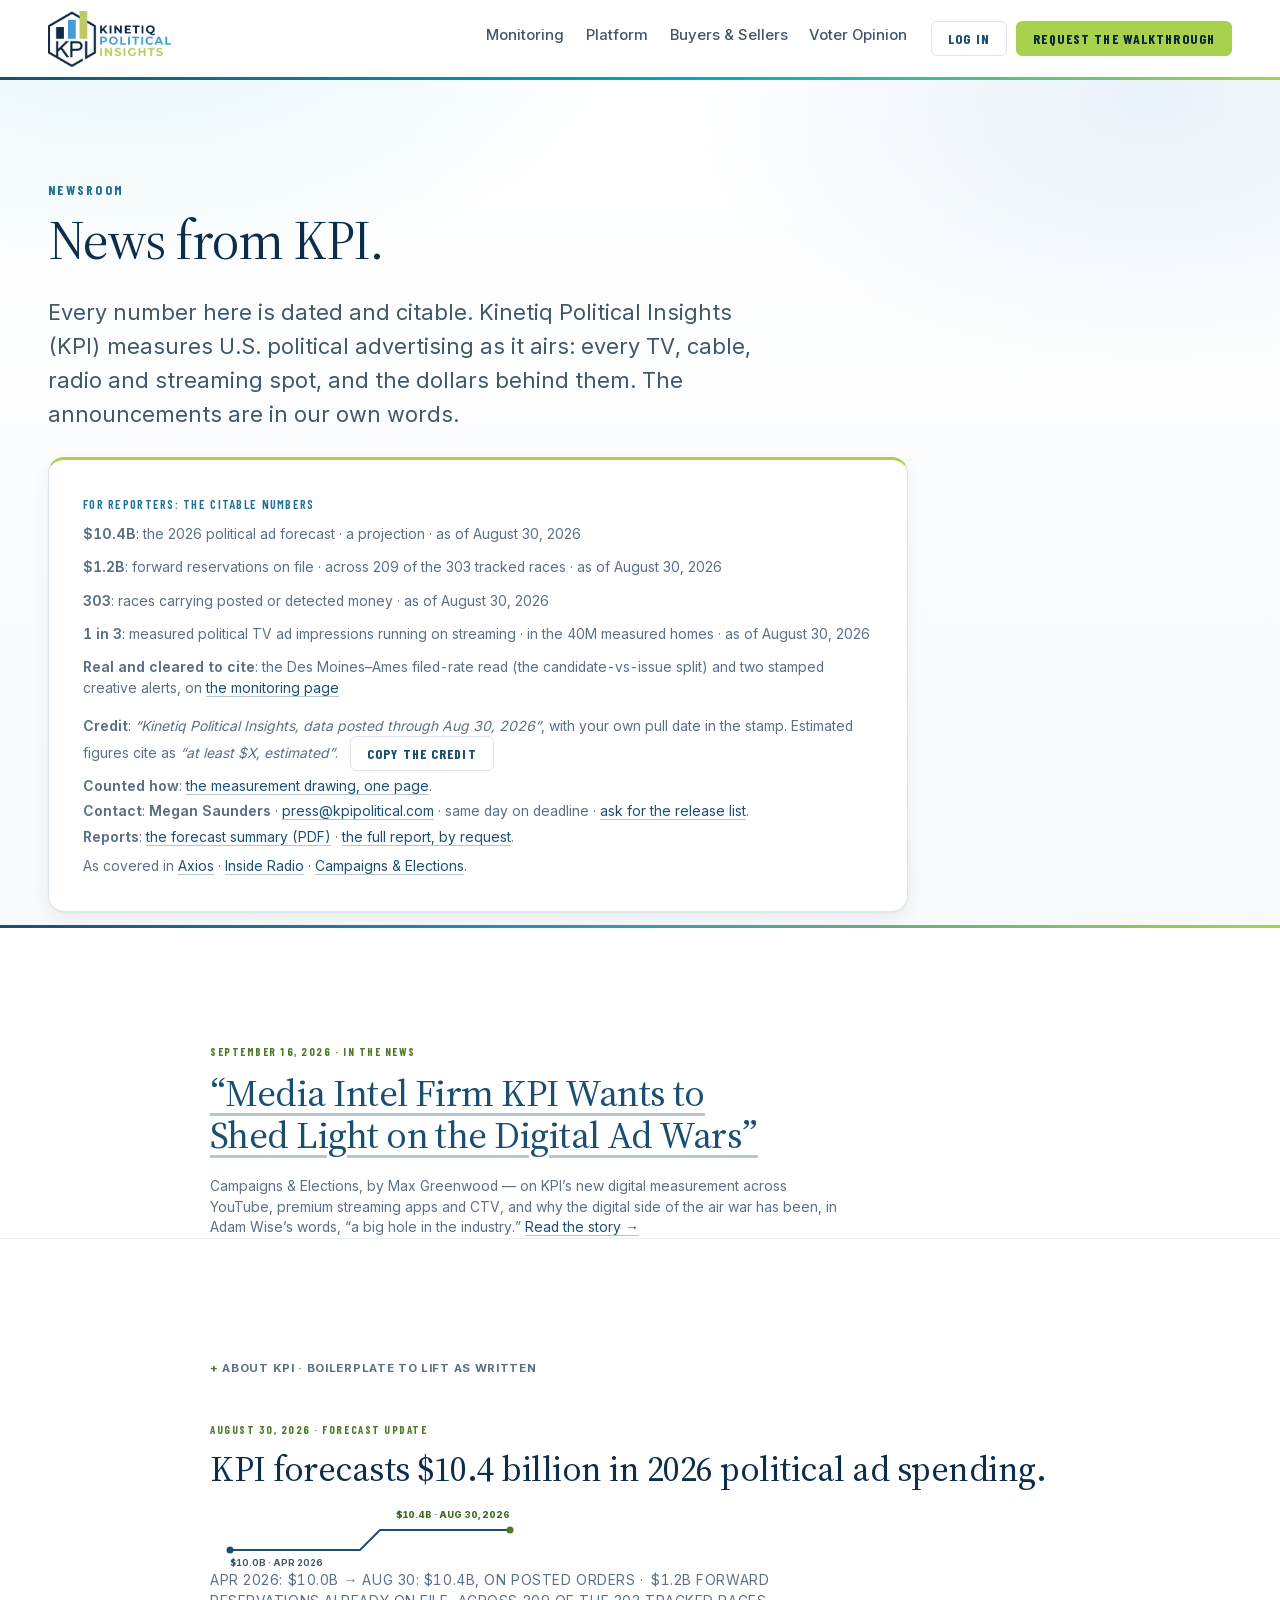
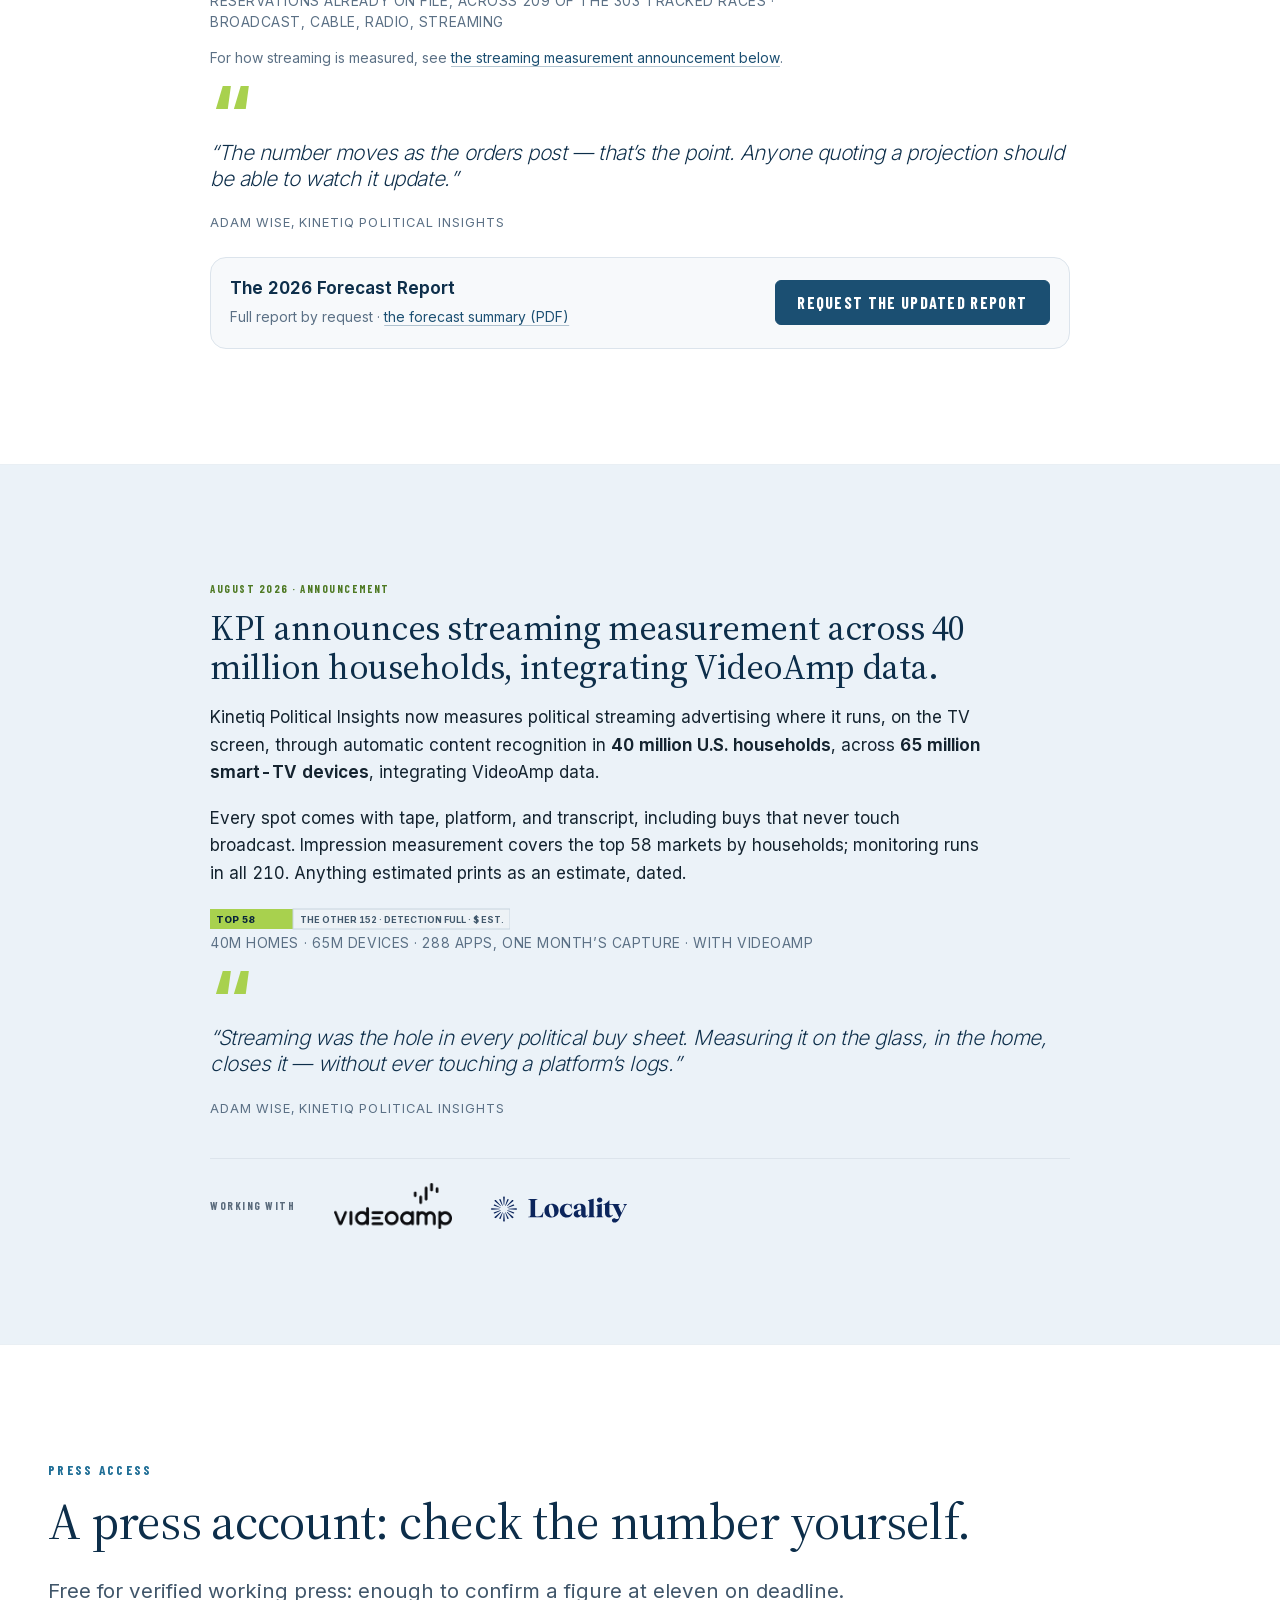
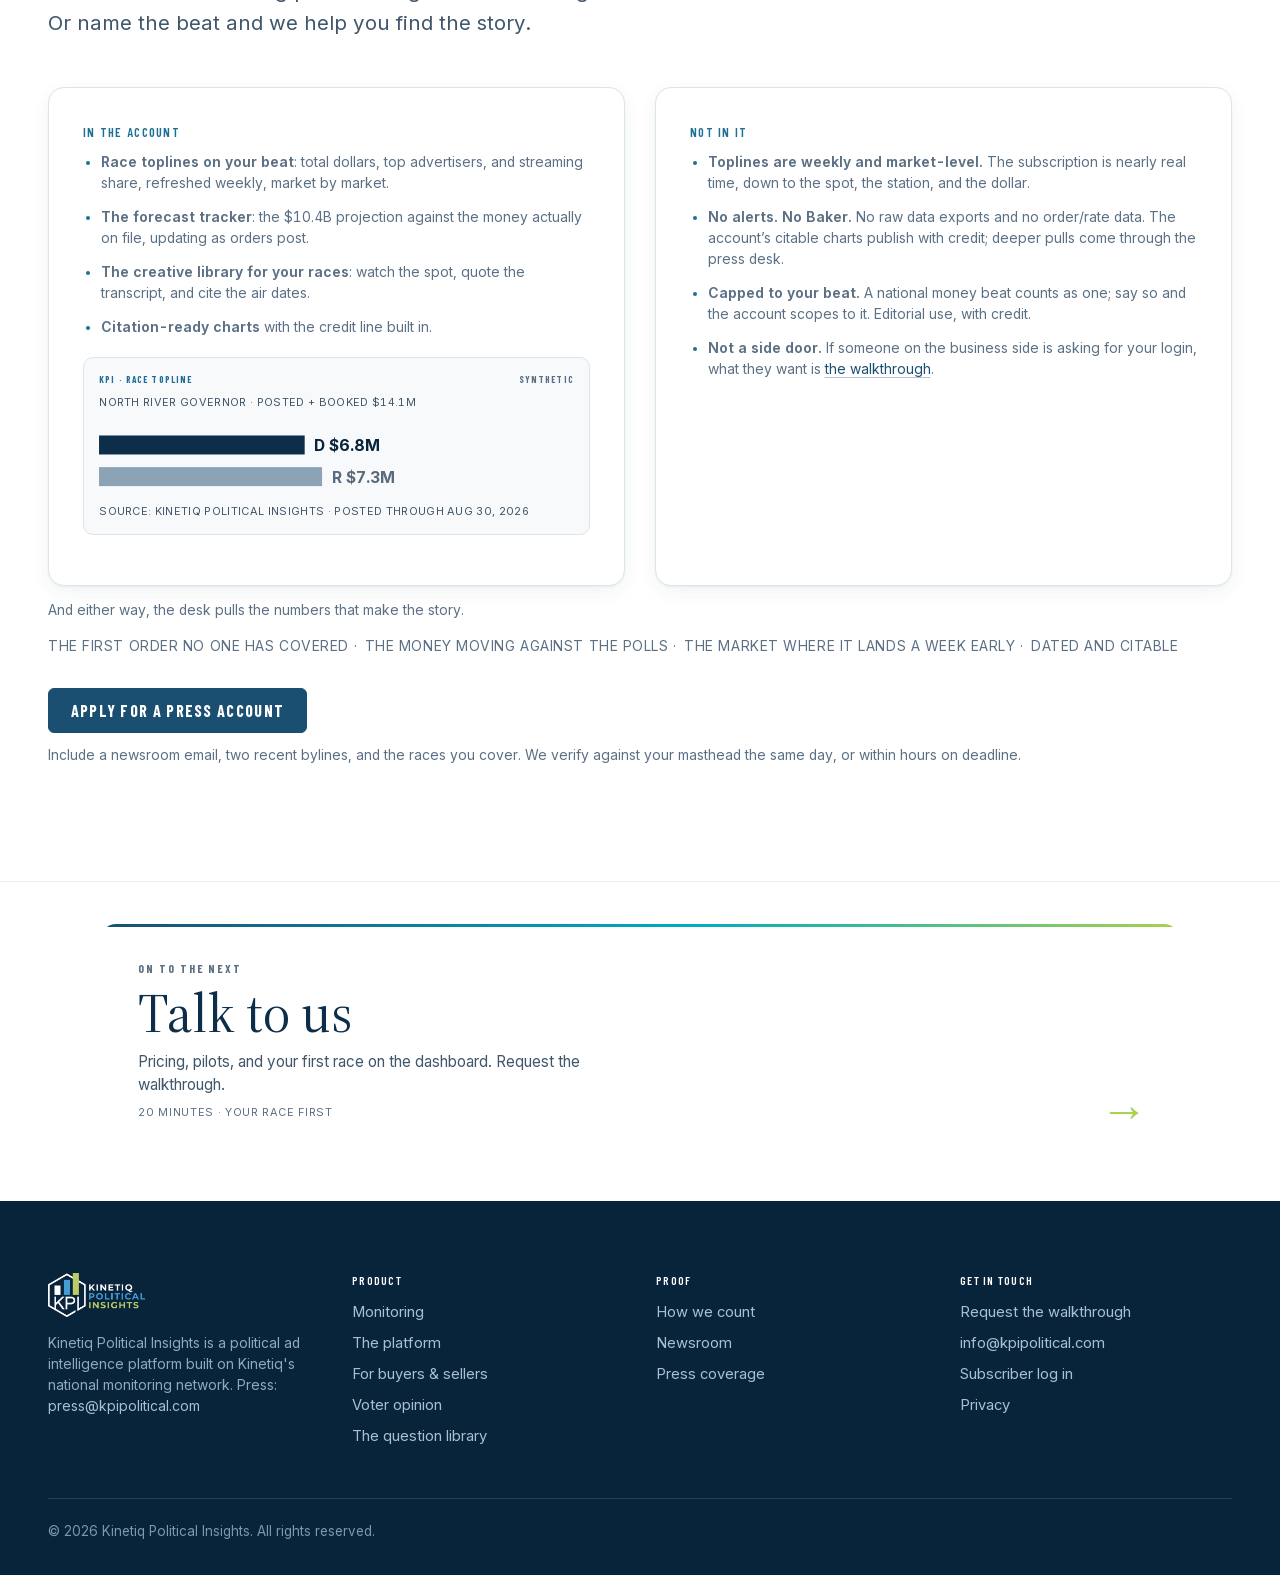
<file: press.html>
<!DOCTYPE html>
<html lang="en">
<head>
<meta charset="UTF-8">
<meta name="viewport" content="width=device-width, initial-scale=1">
<title>Newsroom · Kinetiq Political Insights</title>
<meta name="description" content="News from Kinetiq Political Insights: the $10.4 billion 2026 political ad spending forecast (report available for download) and the streaming measurement announcement.">
<meta property="og:title" content="Newsroom · Kinetiq Political Insights">
<meta property="og:description" content="The $10.4B 2026 forecast and 40M-household streaming measurement.">
<meta property="og:type" content="website">
<meta property="og:url" content="https://kpipolitical.com/press.html">
<meta property="og:image" content="https://kpipolitical.com/assets/img/og-card.png">
<meta property="og:image:width" content="1200">
<meta property="og:image:height" content="630">
<meta property="og:image:alt" content="Kinetiq Political Insights — the most complete political ad intelligence platform">
<meta name="twitter:card" content="summary_large_image">
<meta name="twitter:image" content="https://kpipolitical.com/assets/img/og-card.png">
<link rel="canonical" href="https://kpipolitical.com/press.html">
<link rel="icon" href="assets/img/kpi-favicon.svg" type="image/svg+xml">
<link rel="icon" href="assets/img/kpi-mark.png" type="image/png">
<link rel="stylesheet" href="assets/css/kpi.css?v=r187">
<style>
  /* press.html only: the newsroom. Existing tokens, no new colors. */
  .nr-release { max-width: 860px; margin-inline: auto; }
  .nr-release + .nr-release { margin-top: 3.4rem; border-top: 1px solid var(--rule); padding-top: 3rem; }
  .nr-date { font-family: var(--label); text-transform: uppercase; letter-spacing: .14em;
    font-size: .68rem; font-weight: 800; color: var(--lime-text); }
  .nr-release h2 { margin-top: .5rem; font-size: clamp(1.6rem, 3vw, 2.2rem); }
  .nr-release p { max-width: 70ch; }
  .nr-dl { display: flex; flex-wrap: wrap; align-items: center; gap: .9rem; margin-top: 1.4rem;
    padding: 1.1rem 1.2rem; background: var(--paper); border: 1px solid var(--rule);
    border-radius: var(--r-lg); }
  .nr-dl b { color: var(--navy-deep); }
  .nr-dl .small { margin: 0; }
  .nr-dl .btn { margin-left: auto; }
  @media (max-width: 560px) { .nr-dl .btn { margin-left: 0; width: 100%; justify-content: center; } }
  .nr-partners { max-width: 860px; margin: 2.4rem auto 0; padding-top: 1.5rem;
    border-top: 1px solid var(--rule); display: flex; align-items: center;
    gap: 1rem 2.4rem; flex-wrap: wrap; }
  .nr-partners__k { font-family: var(--label); text-transform: uppercase; letter-spacing: .14em;
    font-size: .68rem; font-weight: 800; color: #5A6B7C; margin: 0; }
  .nr-partners img { display: block; width: auto; opacity: .95; }
  .nr-partners .pl-va { height: 46px; }
  .nr-partners .pl-lo { height: 27px; position: relative; top: 3px; }
  @media (max-width: 560px) {
    .nr-partners { gap: .9rem 1.8rem; }
    .nr-partners__k { flex-basis: 100%; }
    .nr-partners .pl-va { height: 36px; }
    .nr-partners .pl-lo { height: 21px; top: 2px; }
  }
</style>
</head>
<body>
<a class="skip" href="#main">Skip to content</a>

<!-- ============ NAV ============ -->
<nav aria-label="Primary" class="nav nav--light" data-open="false">
  <div class="wrap nav__in">
    <a class="nav__brand" href="index.html" aria-label="Kinetiq Political Insights, home">
      <img src="assets/img/kpi-logo.png" alt="Kinetiq Political Insights">
    </a>
    <ul class="nav__links" id="nav-links">
      <li class="nav__item nav__home"><a href="index.html">Home</a></li>
      <li class="nav__item"><a href="monitoring.html">Monitoring</a>
        <div class="nav__drop" aria-label="Section shortcuts">
          <a href="monitoring.html#alert-demo">Creative alerts</a>
          <a href="monitoring.html#explore-market">Linear orders</a>
          <a href="monitoring.html#fcc-rates">FCC rates</a>
          <a href="monitoring.html#streaming">Streaming</a>
        </div>
      </li>
      <li class="nav__item"><a href="platform.html">Platform</a>
        <div class="nav__drop" aria-label="Section shortcuts">
          <a href="platform.html#scoreboard">The Scoreboard</a>
          <a href="platform.html#creative-matrix">The Creative Matrix</a>
          <a href="platform.html#buy-sheet">The Buy Sheet</a>
          <a href="platform.html#creative-explorer">The Creative Explorer</a>
          <a href="platform.html#baker">Ask Baker AI</a>
        </div>
      </li>
      <li class="nav__item"><a href="week.html">Buyers &amp; Sellers</a>
        <div class="nav__drop" aria-label="Section shortcuts">
          <a href="week.html#wk-buy">The buyer&rsquo;s week</a>
          <a href="week.html#wk-sell">The seller&rsquo;s week</a>
          <a href="week.html#sell-side">The seller&rsquo;s dashboards</a>
          <a href="monitoring.html#explore-market">Explore a live market</a>
        </div>
      </li>
      <li class="nav__item"><a href="polling.html">Voter Opinion</a>
        <div class="nav__drop" aria-label="Section shortcuts">
          <a href="polling.html#loop">The always-on poll</a>
          <a href="polling.html#story">How it works</a>
          <a href="questions.html">The question library</a>
          <a href="polling.html#offerings">Plans &amp; terms</a>
        </div>
      </li>
      <li class="nav__login"><a href="https://portal.kpipolitical.com">Log in</a></li>
    </ul>
    <div class="nav__cta">
      <a class="btn btn--outline btn--sm" href="https://portal.kpipolitical.com">Log in</a>
      <a class="btn btn--lime btn--sm" href="contact.html">Request the walkthrough</a>
    </div>
    <button class="nav__toggle" aria-expanded="false" aria-label="Menu" aria-controls="nav-links">Menu</button>
  </div>
</nav>

<main id="main">

<header class="hero hero--light" style="padding-bottom:1rem">
  <div class="wrap">
    <p class="eyebrow eyebrow--plain">Newsroom</p>
    <h1 style="font-size:clamp(2.2rem,4.6vw,3.4rem)">News from KPI.</h1>
    <p class="lede">Every number here is dated and citable. Kinetiq Political Insights (KPI)
      measures U.S. political advertising as it airs: every TV, cable, radio and streaming
      spot, and the dollars behind them. The announcements are in our own words.</p>

    <!-- r93 (reporter persona): the citable numbers, on the newsroom itself. -->
    <div class="card card--flag" style="max-width:860px;margin:1.6rem 0 0">
      <p class="card__k">For reporters: the citable numbers</p>
      <ul class="small" style="list-style:none;margin:0;padding:0;display:grid;gap:.45rem">
        <li><b class="num">$10.4B</b>: the 2026 political ad forecast &middot; a projection &middot; as of August 30, 2026</li>
        <li><b class="num">$1.2B</b>: forward reservations on file &middot; across 209 of the 303 tracked races &middot; as of August 30, 2026</li>
        <li><b class="num">303</b>: races carrying posted or detected money &middot; as of August 30, 2026</li>
        <li><b class="num">1 in 3</b>: measured political TV ad impressions running on streaming &middot; in the 40M measured homes &middot; as of August 30, 2026</li>
        <li><b>Real and cleared to cite</b>: the Des Moines&ndash;Ames filed-rate read (the candidate-vs-issue split) and two stamped creative alerts, on <a href="monitoring.html">the monitoring page</a></li>
      </ul>
      <details class="mdet mdet--pk" open><summary>Citation rules &amp; the press desk</summary><div class="presskit" style="margin:.7rem 0 0">
        <p class="small"><b>Credit</b>: <i>&ldquo;Kinetiq Political Insights, data posted
          through Aug 30, 2026&rdquo;</i>, with your own pull date in the stamp. Estimated figures cite as <i>&ldquo;at least $X,
          estimated&rdquo;</i>.
          <button class="btn btn--outline btn--sm" type="button" id="copy-credit" hidden
            data-credit="Kinetiq Political Insights, data posted through Aug 30, 2026"
            style="margin-left:.5rem;vertical-align:baseline">Copy the credit</button></p>
        <p class="small"><b>Counted how</b>: <a href="monitoring.html#cross-screen">the measurement drawing, one page</a>.</p>
        <p class="small"><b>Contact</b>: <b>Megan Saunders</b> &middot; <a href="mailto:press@kpipolitical.com?subject=KPI%20site%20%5Bpress%20page%5D">press@kpipolitical.com</a> &middot; same day on
          deadline &middot; <a href="mailto:press@kpipolitical.com?subject=Add%20me%20to%20the%20release%20list%20%5Bpress%20page%5D">ask for the release list</a>.</p>
        <p class="small"><b>Reports</b>: <a href="assets/reports/kpi-2026-political-ad-forecast.pdf">the forecast summary (PDF)</a> &middot;
          <a href="https://bit.ly/4rgIj0x" target="_blank" rel="noopener">the full report, by request</a>.</p>
      </div>
      <p class="small" style="margin:.5rem 0 0">As covered in
        <a href="https://www.axios.com/2026/08/14/senate-primaries-fundraising-cash-republicans-democrats" rel="noopener">Axios</a> &middot;
        <a href="https://www.insideradio.com/free/political-ad-reservations-top-1-billion-for-2026-midterms/article_5cfde563-d649-4e1c-842c-af0eb0db602e.html" rel="noopener">Inside Radio</a> &middot;
        <a href="https://campaignsandelections.com/industry-news/firms-unveil-new-ad-tracking-platform/" rel="noopener">Campaigns &amp; Elections</a>.</p></details>
    </div>
  </div>
</header>

<section class="section" id="in-the-news" style="padding-bottom:0">
  <div class="wrap">
    <article class="nr-release" style="margin-top:0">
      <p class="nr-date">September 16, 2026 &middot; In the news</p>
      <h2 style="font-size:clamp(1.7rem,3.2vw,2.4rem)"><a href="https://campaignsandelections.com/industry-news/media-intel-firm-kpi-wants-to-shed-light-on-the-digital-ad-wars/" target="_blank" rel="noopener">&ldquo;Media Intel Firm KPI Wants to Shed Light on the Digital Ad Wars&rdquo;</a></h2>
      <p class="small" style="max-width:70ch">Campaigns &amp; Elections, by Max Greenwood &mdash; on KPI&rsquo;s new
        digital measurement across YouTube, premium streaming apps and CTV, and why the digital side of the
        air war has been, in Adam Wise&rsquo;s words, &ldquo;a big hole in the industry.&rdquo;
        <a href="https://campaignsandelections.com/industry-news/media-intel-firm-kpi-wants-to-shed-light-on-the-digital-ad-wars/" target="_blank" rel="noopener">Read the story &rarr;</a></p>
    </article>
  </div>
</section>

<section class="section" id="forecast-2026">
  <div class="wrap">
    <details class="mdet mdet--fold" style="max-width:860px;margin:0 auto 2.4rem">
      <summary>About KPI &middot; boilerplate to lift as written</summary>
      <p class="small mb0" style="margin-top:.6rem">Kinetiq Political Insights (KPI) measures U.S. political
        advertising as it airs. The engine behind it reads 1.5 million ad
        airings per day across every ad category in all 210 media markets, with political ads flagged. Broadcast, cable and radio post order by order; streaming is measured
        on the TV glass in 40 million homes, across 288 apps in a single month&rsquo;s capture, with
        VideoAmp. Station rates come from the FCC public file. An always-on opinion
        panel run with CivicScience (10.2 billion answers banked) carries
        the voter side. Cite as &ldquo;Kinetiq Political Insights&rdquo; (KPI on second
        reference). The engine is run by 150+ people with three decades defining the ad intelligence
        space. The founding team created political ad tracking (CMAG, 1996)
        and built KPI to redefine it. The team behind it has won 75-plus industry awards
        across the last two election cycles: Pollie, Reed, and CampaignTech honors among them.</p>
    </details>
    <!-- r84: release finalized as company voice (Adam's "address all the items" call,
         8/29). Figures are the site's canon; adjust speaker name/title 1:1 if wanted. -->
    <article class="nr-release" id="forecast-update">
      <p class="nr-date">August 30, 2026 &middot; Forecast update</p>
      <h2>KPI forecasts $10.4 billion in 2026 political ad spending.</h2>
      <svg viewBox="0 0 320 64" width="320" height="64" role="img" style="display:block;margin:.8rem 0 0;max-width:100%"
        aria-label="The forecast's revision path: 10.0 billion dollars in April 2026, revised to 10.4 billion on August 30, 2026">
        <polyline points="20,44 150,44 170,24 300,24" fill="none" stroke="#1B4F72" stroke-width="2"/>
        <circle cx="20" cy="44" r="3.5" fill="#1B4F72"/><circle cx="300" cy="24" r="3.5" fill="#4F7A25"/>
        <text x="20" y="60" font-family="Inter, sans-serif" font-size="9" font-weight="700" fill="#40566A">$10.0B &middot; APR 2026</text>
        <text x="300" y="12" text-anchor="end" font-family="Inter, sans-serif" font-size="9" font-weight="800" fill="#3E6A16">$10.4B &middot; AUG 30, 2026</text>
      </svg>
      <p class="small num" style="font-family:var(--mono);letter-spacing:.04em"><span class="m-cut">APR 2026: $10.0B &rarr; AUG 30: $10.4B, ON POSTED ORDERS</span><span class="m-cut"> &middot;&ensp;</span>$1.2B FORWARD RESERVATIONS ALREADY ON FILE, ACROSS 209 OF THE 303 TRACKED RACES &middot; BROADCAST, CABLE, RADIO, STREAMING</p>
      <p class="small">For how streaming is measured, see <a href="#videoamp-integration">the streaming measurement announcement below</a>.</p>
      <blockquote class="quote">
        <p>&ldquo;The number moves as the orders post &mdash; that&rsquo;s the point. Anyone quoting a
          projection should be able to watch it update.&rdquo;</p>
        <cite>Adam Wise, Kinetiq Political Insights</cite>
      </blockquote>
      <div class="nr-dl">
        <span><b>The 2026 Forecast Report</b><br><span class="small">Full report by request &middot;
          <a href="assets/reports/kpi-2026-political-ad-forecast.pdf" target="_blank" rel="noopener">the forecast summary (PDF)</a></span></span>
        <a class="btn btn--navy" href="https://bit.ly/4rgIj0x" target="_blank" rel="noopener">Request the updated report</a>
      </div>
    </article>
  </div>
</section>

<section class="section section--tint" id="videoamp-integration">
  <div class="wrap">
    <!-- r84: release finalized as company voice (8/29). No partner voice is quoted —
         partnership facts are stated in our own words; a signed partner quote can be
         added 1:1 at launch. -->
    <article class="nr-release" style="margin-top:0">
      <p class="nr-date">August 2026 &middot; Announcement</p>
      <h2>KPI announces streaming measurement across 40 million households, integrating VideoAmp data.</h2>
      <p class="mt1">Kinetiq Political Insights now measures political streaming advertising
        where it runs, on the TV screen, through automatic content
        recognition in <b>40 million U.S. households</b>, across <b>65 million
        smart-TV devices</b>, integrating VideoAmp data.</p>
      <p>Every spot comes with tape, platform, and transcript, including buys that never touch broadcast. Impression measurement covers the top 58 markets by households;
        monitoring runs in all 210. Anything estimated prints as an estimate, dated.</p>
      <svg viewBox="0 0 300 28" width="300" style="display:block;margin:.6rem 0 0;max-width:100%" role="img" aria-label="All 210 markets in one strip: the top 58 solid, measured for impressions; the other 152 light — detection full, dollars statewide estimated">
        <rect x="0" y="4" width="83" height="20" fill="#A8D14E"/><rect x="83" y="4" width="217" height="20" fill="#EDF2F6" stroke="#C7D5E0"/>
        <text x="6" y="18" font-family="Inter,sans-serif" font-size="9.5" font-weight="800" fill="#08243B">TOP 58</text>
        <text x="90" y="18" font-family="Inter,sans-serif" font-size="9" font-weight="700" fill="#41586C">THE OTHER 152 &middot; DETECTION FULL &middot; $ EST.</text>
        </svg>
      <p class="small num" style="font-family:var(--mono);letter-spacing:.04em">40M HOMES &middot; 65M DEVICES &middot; 288 APPS, ONE MONTH&rsquo;S CAPTURE &middot; WITH VIDEOAMP</p>
      <blockquote class="quote">
        <p>&ldquo;Streaming was the hole in every political buy sheet. Measuring it on the glass, in
          the home, closes it &mdash; without ever touching a platform&rsquo;s logs.&rdquo;</p>
        <cite>Adam Wise, Kinetiq Political Insights</cite>
      </blockquote>
    </article>
    <div class="nr-partners" data-rise>
      <p class="nr-partners__k">Working with</p>
      <img class="pl-va" src="assets/img/videoamp-logo.png?v=r187" alt="VideoAmp">
      <img class="pl-lo" src="assets/img/locality-logo.svg?v=r187" alt="Locality">
    </div>
  </div>
</section>

<section class="section" id="press-desk">
  <div class="wrap">
    <p class="eyebrow eyebrow--plain">Press access</p>
    <h2>A press account: check the number yourself.</h2>
    <p class="lede">Free for verified working press: enough to confirm a figure at eleven on
      deadline. Or name the beat and we help you find the story.</p>
    <div class="grid grid--2 mt3" data-rise>
      <div class="card">
        <p class="card__k">In the account</p>
        <ul class="small" style="margin:.4rem 0 0;padding-left:1.1rem;display:grid;gap:.5rem">
          <li><b>Race toplines on your beat</b>: total dollars, top advertisers, and
            streaming share, refreshed weekly, market by market.</li>
          <li><b>The forecast tracker</b>: the $10.4B projection against the money
            actually on file, updating as orders post.</li>
          <li><b>The creative library for your races</b>: watch the spot, quote the
            transcript, and cite the air dates.</li>
          <li><b>Citation-ready charts</b> with the credit line built in.</li>
        </ul>
        <div class="press-card__art" style="margin-top:.9rem" role="img" aria-label="A citation-ready race topline from the press account: North River Governor, $14.1M posted and booked, the party split drawn, the credit line built in. Synthetic sample.">
          <p class="pca__bar"><span>KPI &middot; Race topline</span><span>synthetic</span></p>
          <p class="pca__row num">NORTH RIVER GOVERNOR &middot; POSTED + BOOKED $14.1M</p>
          <svg class="pca__fig" viewBox="0 0 300 42" aria-hidden="true">
            <rect x="0" y="6" width="130" height="12" fill="#0D2E4A"/><text x="136" y="16" font-family="Inter,sans-serif" font-size="10" font-weight="700" fill="#08243B">D $6.8M</text>
            <rect x="0" y="26" width="141" height="12" fill="#8CA3B5"/><text x="147" y="36" font-family="Inter,sans-serif" font-size="10" font-weight="700" fill="#5A6B7C">R $7.3M</text>
          </svg>
          <p class="pca__row num">SOURCE: KINETIQ POLITICAL INSIGHTS &middot; POSTED THROUGH AUG 30, 2026</p>
        </div>
      </div>
      <div class="card">
        <p class="card__k">Not in it</p>
        <ul class="small" style="margin:.4rem 0 0;padding-left:1.1rem;display:grid;gap:.5rem">
          <li><b>Toplines are weekly and market-level.</b> The subscription is nearly real time,
            down to the spot, the station, and the dollar.</li>
          <li><b>No alerts. No Baker.</b> No raw data exports and no order/rate data. The account&rsquo;s citable charts publish with credit; deeper pulls come through the press desk.</li>
          <li><b>Capped to your beat.</b> A national money beat counts as one; say so and the account scopes to it. Editorial use, with credit.</li>
          <li><b>Not a side door.</b> If someone on the business side is
            asking for your login, what they want is <a href="contact.html">the walkthrough</a>.</li>
        </ul>
      </div>
    </div>
    <p class="small" style="margin-top:.9rem">And either way, the desk pulls the numbers that make the story.</p>
    <p class="small num" style="font-family:var(--mono);letter-spacing:.04em;margin-top:.45rem"><span class="pstory">THE FIRST ORDER NO ONE HAS COVERED</span> <span class="pstory"><span class="m-cut">&middot;&ensp;</span>THE MONEY MOVING AGAINST THE POLLS</span> <span class="pstory"><span class="m-cut">&middot;&ensp;</span>THE MARKET WHERE IT LANDS A WEEK EARLY</span> <span class="pstory pstory--stamp"><span class="m-cut">&middot;&ensp;</span>DATED AND CITABLE</span></p>
    <div class="btn-row mt2">
      <a class="btn btn--navy" href="mailto:press@kpipolitical.com?subject=Press%20account%20application%20%5Bpress%20page%5D">Apply for a press account</a>
      <span class="small" style="align-self:center">Include a newsroom email, two recent bylines, and the
        races you cover. We verify against your masthead the same day, or within hours on deadline.</span>
    </div>
  </div>
</section>

</main>

<section class="nextrail">
  <div class="wrap">
    <a class="nextcard" href="contact.html">
      <span class="nextcard__k">On to the next</span>
      <span class="nextcard__t"><b>Talk to us</b><span>Pricing, pilots, and your first race on the dashboard. Request the walkthrough.</span></span>
      <span class="nextcard__stat num" aria-hidden="true">20 MINUTES &middot; YOUR RACE FIRST</span>
      <span class="nextcard__go" aria-hidden="true">&#8594;</span>
    </a>
  </div>
</section>

<footer class="foot">
  <div class="wrap">
    <div class="foot__grid">
      <div class="foot__brand">
        <img src="assets/img/kpi-logo-reverse.png" alt="Kinetiq Political Insights">
        <p class="small" style="color:#8FA9BE;max-width:34ch">Kinetiq Political Insights is a
          political ad intelligence platform built on Kinetiq's national monitoring network.
          Press: <a href="mailto:press@kpipolitical.com?subject=KPI%20site%20%5Bpress%20page%5D">press@kpipolitical.com</a></p>
      </div>
      <div>
        <details class="mdet mfoot" open><summary><h4>Product</h4></summary>
        <ul>
          <li><a href="monitoring.html">Monitoring</a></li>
          <li><a href="platform.html">The platform</a></li>
          <li><a href="week.html">For buyers &amp; sellers</a></li>
          <li><a href="polling.html">Voter opinion</a></li>
          <li><a href="questions.html">The question library</a></li>
        </ul></details>
      </div>
      <div>
        <details class="mdet mfoot" open><summary><h4>Proof</h4></summary>
        <ul>
          <li><a href="monitoring.html#cross-screen">How we count</a></li>
          <li><a href="press.html">Newsroom</a></li>
          <li><a href="index.html#press">Press coverage</a></li>
        </ul></details>
      </div>
      <div>
        <details class="mdet mfoot" open><summary><h4>Get in touch</h4></summary>
        <ul>
          <li><a href="contact.html">Request the walkthrough</a></li>
          <li><a href="mailto:info@kpipolitical.com?subject=KPI%20site%20%5Bpress%20page%5D">info@kpipolitical.com</a></li>
          <li><a href="https://portal.kpipolitical.com">Subscriber log in</a></li>
          <li><a href="privacy.html">Privacy</a></li>
        </ul></details>
      </div>
    </div>
    <div class="foot__base">
      <span>© 2026 Kinetiq Political Insights. All rights reserved.</span>
    </div>
  </div>
</footer>


<script src="assets/js/site.js?v=r187"></script>
</body>
</html>
</file>
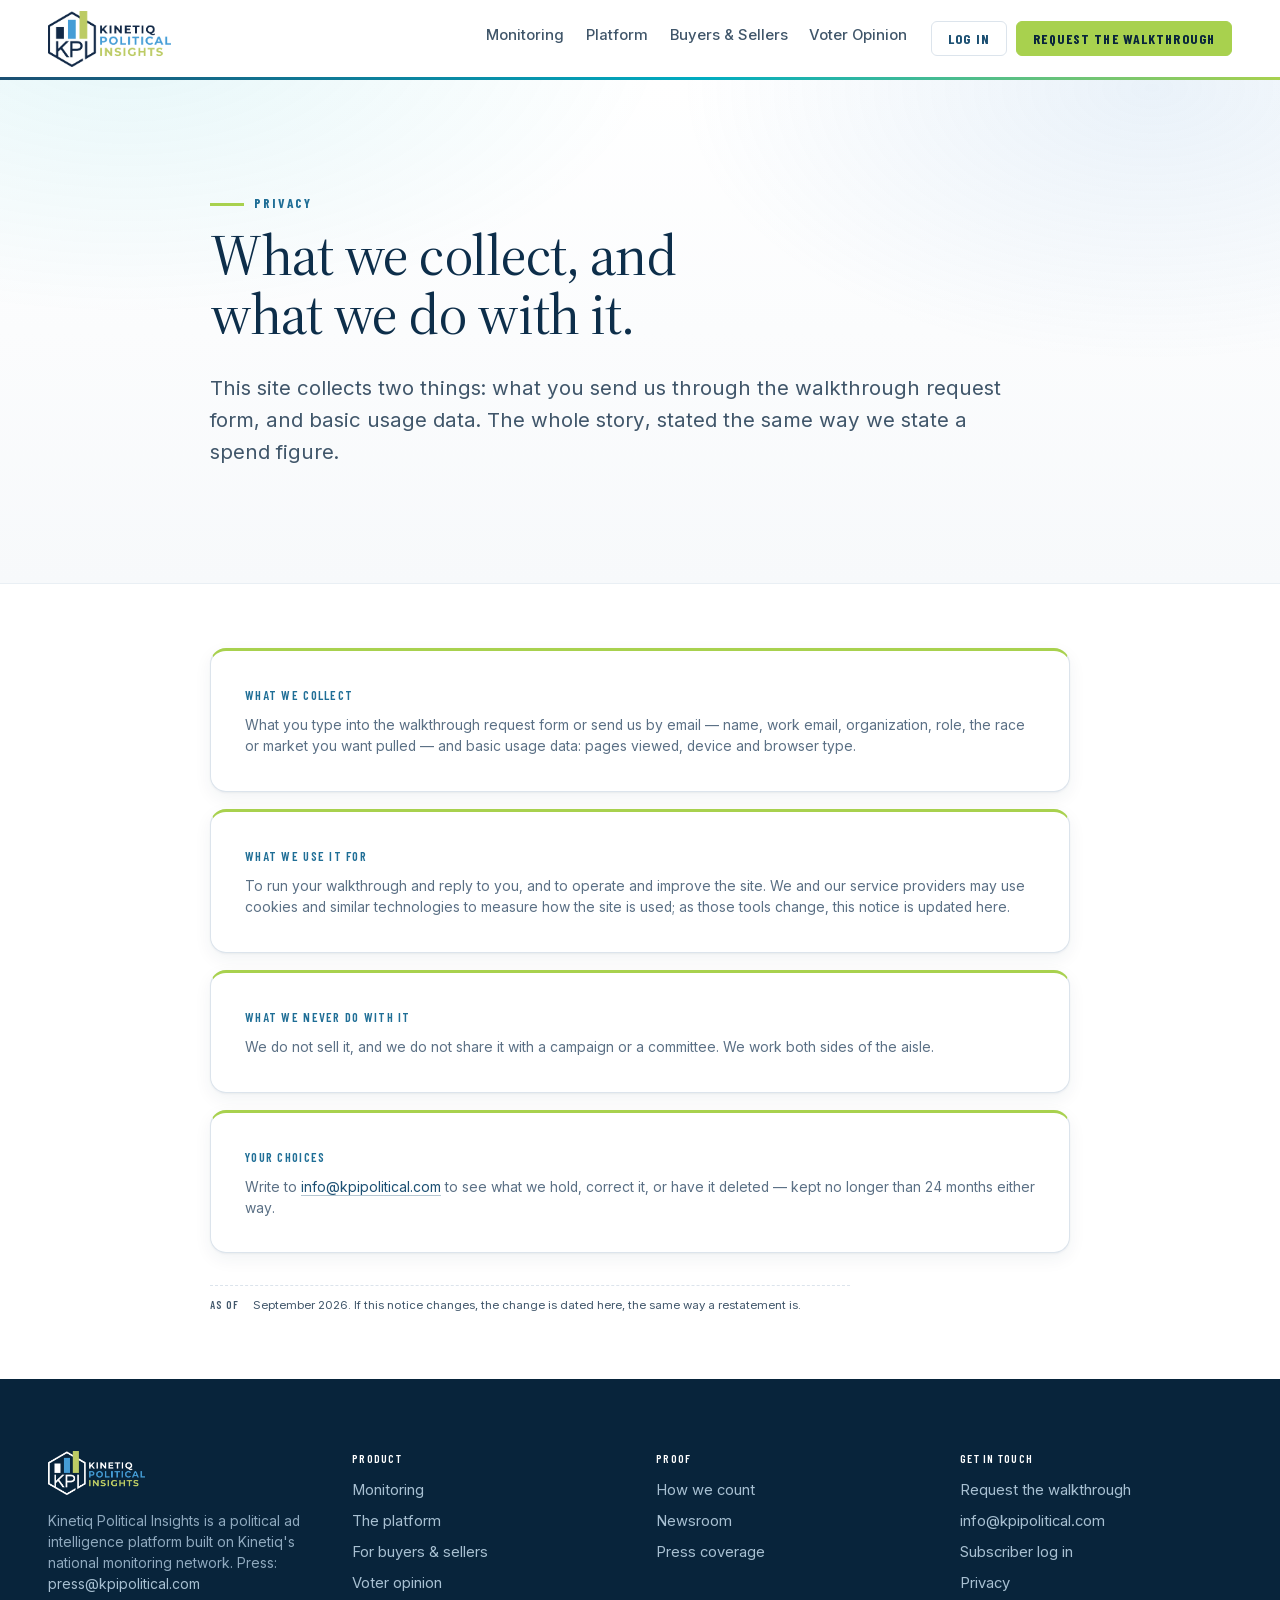
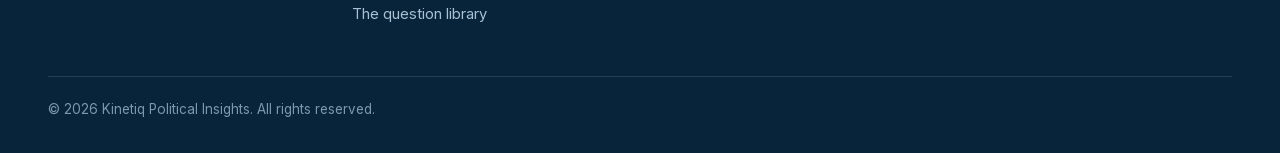
<file: privacy.html>
<!DOCTYPE html>
<html lang="en">
<head>
<meta charset="UTF-8">
<meta name="viewport" content="width=device-width, initial-scale=1">
<title>Privacy · Kinetiq Political Insights</title>
<meta name="description" content="What Kinetiq Political Insights collects on this site, how it is used, how long it is kept, and how to have it corrected or deleted.">
<meta property="og:title" content="Privacy · Kinetiq Political Insights">
<meta property="og:description" content="What we collect, what we do with it, and how to have it deleted.">
<meta property="og:type" content="website">
<meta property="og:url" content="https://kpipolitical.com/privacy.html">
<meta property="og:image" content="https://kpipolitical.com/assets/img/og-card.png">
<meta property="og:image:width" content="1200">
<meta property="og:image:height" content="630">
<meta property="og:image:alt" content="Kinetiq Political Insights — the most complete political ad intelligence platform">
<meta name="twitter:card" content="summary_large_image">
<meta name="twitter:image" content="https://kpipolitical.com/assets/img/og-card.png">
<link rel="canonical" href="https://kpipolitical.com/privacy.html">
<link rel="icon" href="assets/img/kpi-favicon.svg" type="image/svg+xml">
<link rel="icon" href="assets/img/kpi-mark.png" type="image/png">
<link rel="stylesheet" href="assets/css/kpi.css?v=r187">
</head>
<body>
<a class="skip" href="#main">Skip to content</a>


<nav aria-label="Primary" class="nav nav--light" data-open="false">
  <div class="wrap nav__in">
    <a class="nav__brand" href="index.html" aria-label="Kinetiq Political Insights, home">
      <img src="assets/img/kpi-logo.png" alt="Kinetiq Political Insights">
    </a>
    <ul class="nav__links" id="nav-links">
      <li class="nav__item nav__home"><a href="index.html">Home</a></li>
      <li class="nav__item"><a href="monitoring.html">Monitoring</a>
        <div class="nav__drop" aria-label="Section shortcuts">
          <a href="monitoring.html#alert-demo">Creative alerts</a>
          <a href="monitoring.html#explore-market">Linear orders</a>
          <a href="monitoring.html#fcc-rates">FCC rates</a>
          <a href="monitoring.html#streaming">Streaming</a>
        </div>
      </li>
      <li class="nav__item"><a href="platform.html">Platform</a>
        <div class="nav__drop" aria-label="Section shortcuts">
          <a href="platform.html#scoreboard">The Scoreboard</a>
          <a href="platform.html#creative-matrix">The Creative Matrix</a>
          <a href="platform.html#buy-sheet">The Buy Sheet</a>
          <a href="platform.html#creative-explorer">The Creative Explorer</a>
          <a href="platform.html#baker">Ask Baker AI</a>
        </div>
      </li>
      <li class="nav__item"><a href="week.html">Buyers &amp; Sellers</a>
        <div class="nav__drop" aria-label="Section shortcuts">
          <a href="week.html#wk-buy">The buyer&rsquo;s week</a>
          <a href="week.html#wk-sell">The seller&rsquo;s week</a>
          <a href="week.html#sell-side">The seller&rsquo;s dashboards</a>
          <a href="monitoring.html#explore-market">Explore a live market</a>
        </div>
      </li>
      <li class="nav__item"><a href="polling.html">Voter Opinion</a>
        <div class="nav__drop" aria-label="Section shortcuts">
          <a href="polling.html#loop">The always-on poll</a>
          <a href="polling.html#story">How it works</a>
          <a href="questions.html">The question library</a>
          <a href="polling.html#offerings">Plans &amp; terms</a>
        </div>
      </li>
      <li class="nav__login"><a href="https://portal.kpipolitical.com">Log in</a></li>
    </ul>
    <div class="nav__cta">
      <a class="btn btn--outline btn--sm" href="https://portal.kpipolitical.com">Log in</a>
      <a class="btn btn--lime btn--sm" href="contact.html">Request the walkthrough</a>
    </div>
    <button class="nav__toggle" aria-expanded="false" aria-label="Menu" aria-controls="nav-links">Menu</button>
  </div>
</nav>

<main id="main">

<section class="section hero-wash">
  <div class="wrap--narrow wrap">
    <p class="eyebrow">Privacy</p>
    <h1 style="font-size:clamp(2.2rem,5vw,3.6rem)">What we collect, and what we do with it.</h1>
    <p class="lede">This site collects two things: what you send us through the
      walkthrough request form, and basic usage data. The whole story, stated the
      same way we state a spend figure.</p>
  </div>
</section>

<section class="section section--tight">
  <div class="wrap--narrow wrap">
        <div class="stack">
      <div class="card card--flag">
        <p class="card__k">What we collect</p>
        <p class="small mb0">What you type into the walkthrough request form or send us
          by email &mdash; name, work email, organization, role, the race or market you
          want pulled &mdash; and basic usage data: pages viewed, device and browser
          type.</p>
      </div>
      <div class="card card--flag">
        <p class="card__k">What we use it for</p>
        <p class="small mb0">To run your walkthrough and reply to you, and to operate
          and improve the site. We and our service providers may use cookies and
          similar technologies to measure how the site is used; as those tools change,
          this notice is updated here.</p>
      </div>
      <div class="card card--flag">
        <p class="card__k">What we never do with it</p>
        <p class="small mb0">We do not sell it, and we do not share it with a campaign
          or a committee. We work both sides of the aisle.</p>
      </div>
      <div class="card card--flag">
        <p class="card__k">Your choices</p>
        <p class="small mb0">Write to <a href="mailto:info@kpipolitical.com?subject=KPI%20site%20%5Bprivacy%20page%5D">info@kpipolitical.com</a>
          to see what we hold, correct it, or have it deleted &mdash; kept no longer
          than 24 months either way.</p>
      </div>
    </div>
    <div class="stamp mt2"><b>As of</b> September 2026. If this notice changes, the change is
      dated here, the same way a restatement is.</div>
  </div>
</section>

</main>

<footer class="foot">
  <div class="wrap">
    <div class="foot__grid">
      <div class="foot__brand">
        <img src="assets/img/kpi-logo-reverse.png" alt="Kinetiq Political Insights">
        <p class="small" style="color:#8FA9BE;max-width:34ch">Kinetiq Political Insights is a
          political ad intelligence platform built on Kinetiq's national monitoring network.
          Press: <a href="mailto:press@kpipolitical.com?subject=KPI%20site%20%5Bprivacy%20page%5D">press@kpipolitical.com</a></p>
      </div>
      <div>
        <details class="mdet mfoot" open><summary><h4>Product</h4></summary>
        <ul>
          <li><a href="monitoring.html">Monitoring</a></li>
          <li><a href="platform.html">The platform</a></li>
          <li><a href="week.html">For buyers &amp; sellers</a></li>
          <li><a href="polling.html">Voter opinion</a></li>
          <li><a href="questions.html">The question library</a></li>
        </ul></details>
      </div>
      <div>
        <details class="mdet mfoot" open><summary><h4>Proof</h4></summary>
        <ul>
          <li><a href="monitoring.html#cross-screen">How we count</a></li>
          <li><a href="press.html">Newsroom</a></li>
          <li><a href="index.html#press">Press coverage</a></li>
        </ul></details>
      </div>
      <div>
        <details class="mdet mfoot" open><summary><h4>Get in touch</h4></summary>
        <ul>
          <li><a href="contact.html">Request the walkthrough</a></li>
          <li><a href="mailto:info@kpipolitical.com?subject=KPI%20site%20%5Bprivacy%20page%5D">info@kpipolitical.com</a></li>
          <li><a href="https://portal.kpipolitical.com">Subscriber log in</a></li>
          <li><a href="privacy.html">Privacy</a></li>
        </ul></details>
      </div>
    </div>
    <div class="foot__base">
      <span>© 2026 Kinetiq Political Insights. All rights reserved.</span>
    </div>
  </div>
</footer>

<script src="assets/js/site.js?v=r187"></script>
</body>
</html>
</file>
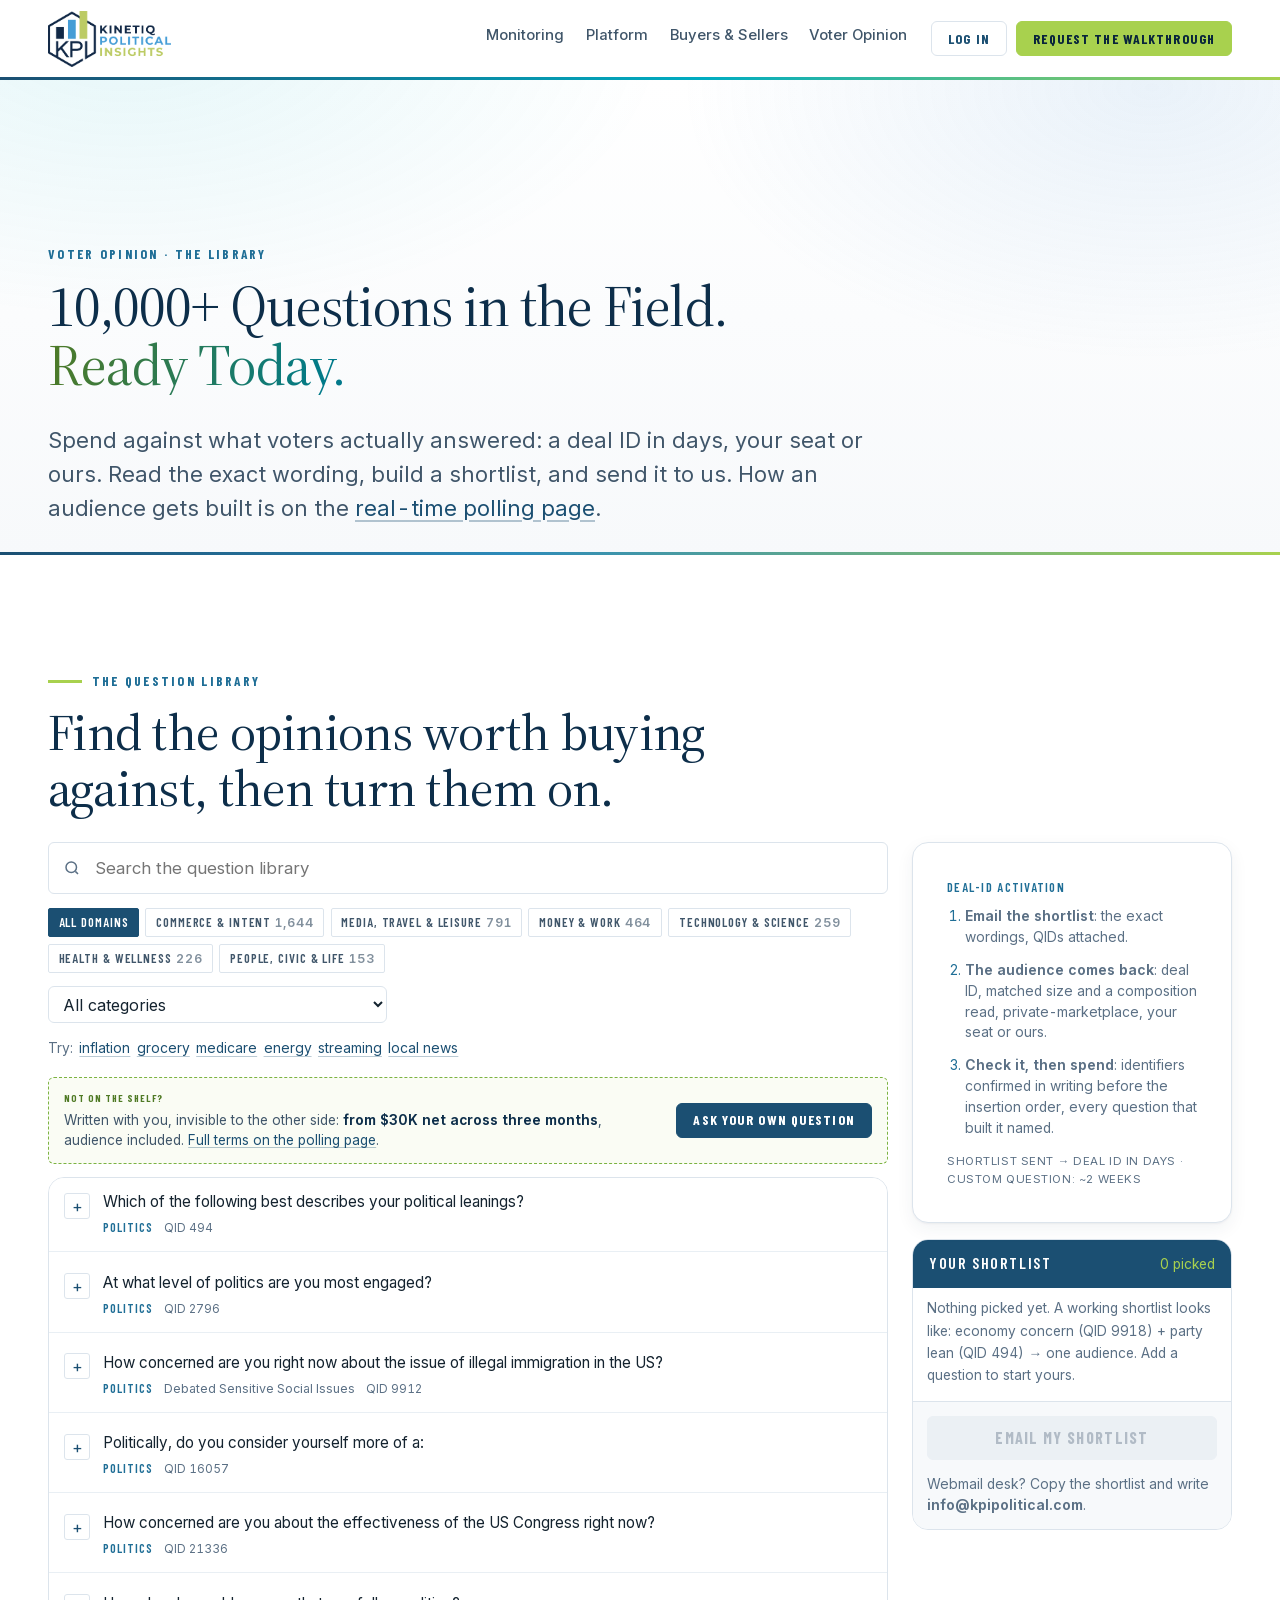
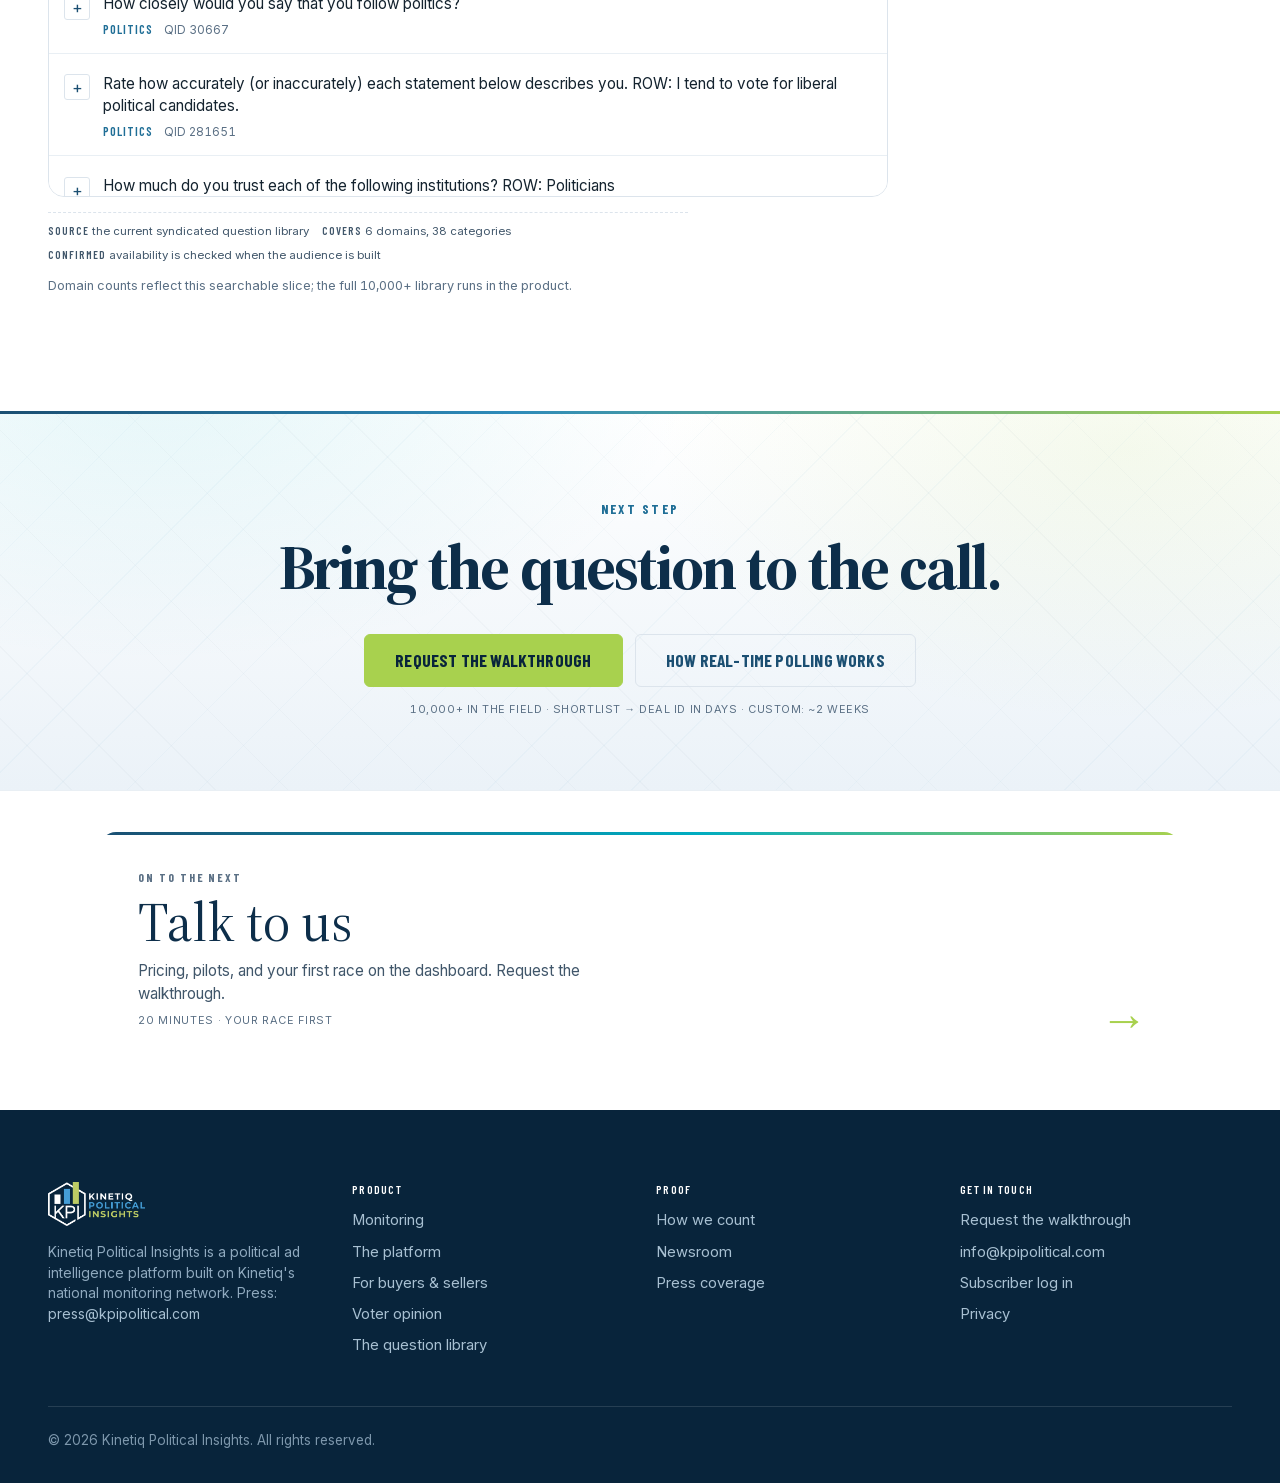
<file: questions.html>
<!DOCTYPE html>
<html lang="en">
<head>
<meta charset="UTF-8">
<meta name="viewport" content="width=device-width, initial-scale=1">
<title>The Question Library | Kinetiq Political Insights</title>
<meta name="description" content="Search KPI's voter-opinion library: 10,000+ always-on questions, usable today. Read the exact wording, build a shortlist, and turn it on as a deal ID, in your seat or ours.">
<meta property="og:title" content="The Question Library | Kinetiq Political Insights">
<meta property="og:description" content="10,000+ always-on questions, usable today. Read the exact wording, build a shortlist, and activate it as a deal ID.">
<meta property="og:type" content="website">
<meta property="og:url" content="https://kpipolitical.com/questions.html">
<meta property="og:image" content="https://kpipolitical.com/assets/img/og-card.png">
<meta property="og:image:width" content="1200">
<meta property="og:image:height" content="630">
<meta property="og:image:alt" content="Kinetiq Political Insights — the most complete political ad intelligence platform">
<meta name="twitter:card" content="summary_large_image">
<meta name="twitter:image" content="https://kpipolitical.com/assets/img/og-card.png">
<link rel="canonical" href="https://kpipolitical.com/questions.html">
<link rel="icon" href="assets/img/kpi-favicon.svg" type="image/svg+xml">
<link rel="icon" href="assets/img/kpi-mark.png" type="image/png">
<link rel="stylesheet" href="assets/css/kpi.css?v=r187">
<link rel="stylesheet" href="assets/css/segments.css?v=r50">
<style>
  /* r106: the library is a tool, so the hero is a masthead, not a landing --
     left-aligned and compact; the search below is the page. */
  .hero--sub .hero-center { text-align: left; padding: clamp(40px, 6vw, 64px) 0 clamp(18px, 3vw, 30px); }
  .hero--sub h1 { max-width: none; font-size: clamp(2.2rem, 4.6vw, 3.6rem); }
  .hero--sub .lede { margin: 1.1rem 0 0; max-width: 64ch; }
  /* r106 (Adam): "ask your own question" is an immediate option -- a pinned
     dashed-lime tile above the results, plus a per-row hover affordance. */
  .sx-ask0 { display: flex; flex-wrap: wrap; align-items: center; gap: .7rem 1rem;
    border: 1.5px dashed var(--lime-dark); border-radius: var(--r);
    background: color-mix(in srgb, var(--lime) 6%, var(--white));
    padding: .75rem .95rem; margin: 0 0 .85rem; }
  .sx-ask0 > div { flex: 1 1 320px; }
  .sx-ask0__k { margin: 0; font-family: var(--label); text-transform: uppercase;
    letter-spacing: .1em; font-size: .62rem; font-weight: 800; color: var(--lime-text); }
  .sx-ask0__t { margin: .25rem 0 0; font-size: .85rem; line-height: 1.5; color: var(--ink-2); }
  .sx-ask0__t b { color: var(--navy-deep); }
  .sx-row .sx-ask { margin-left: auto; font-size: .74rem; font-weight: 700;
    color: var(--lime-text); text-decoration: none; opacity: 0; transition: opacity .15s;
    white-space: nowrap; }
  .sx-row:hover .sx-ask, .sx-row:focus-within .sx-ask { opacity: 1; }
  @media (hover: none) { .sx-row .sx-ask { display: none; } }
  /* r109 (round 6, conversion judge): the mail button reads truly disabled at
     zero picked, then snaps to lime as the progress reward. */
  #sx-email[aria-disabled="true"] { background: var(--rule); border-color: var(--rule);
    color: var(--ink-3); opacity: 1; }
  /* Explorer controls get thumb-sized targets on a phone. */
  @media (max-width: 999px) {
    .sx-add { width: 44px; height: 44px; font-size: 1.25rem; }
    .sx-drop { width: 44px; height: 44px; }
    .sx-basket li { grid-template-columns: 48px 1fr; }
    .sx-chip { padding: .78rem .9rem; }
    .sx-examples button { padding: .82rem .25rem; }
  }
  .sx-basket__ft-row { display: flex; gap: .5rem; }
  .sx-basket__ft-row .btn { flex: 1 1 0; }
  @media (max-width: 560px) {
    /* R5: the library controls breathe at phone width; domain chips run two-up. */
    .sx-chips { display: flex; flex-wrap: wrap; gap: .5rem; }
    .sx-chip { width: auto; flex: 0 1 auto; }
    .sx-examples { line-height: 1.9; }
  }
</style>
</head>
<body>
<a class="skip" href="#main">Skip to content</a>

<nav aria-label="Primary" class="nav nav--light" data-open="false">
  <div class="wrap nav__in">
    <a class="nav__brand" href="index.html" aria-label="Kinetiq Political Insights, home">
      <img src="assets/img/kpi-logo.png" alt="Kinetiq Political Insights">
    </a>
    <ul class="nav__links" id="nav-links">
      <li class="nav__item nav__home"><a href="index.html">Home</a></li>
      <li class="nav__item"><a href="monitoring.html">Monitoring</a>
        <div class="nav__drop" aria-label="Section shortcuts">
          <a href="monitoring.html#alert-demo">Creative alerts</a>
          <a href="monitoring.html#explore-market">Linear orders</a>
          <a href="monitoring.html#fcc-rates">FCC rates</a>
          <a href="monitoring.html#streaming">Streaming</a>
        </div>
      </li>
      <li class="nav__item"><a href="platform.html">Platform</a>
        <div class="nav__drop" aria-label="Section shortcuts">
          <a href="platform.html#scoreboard">The Scoreboard</a>
          <a href="platform.html#creative-matrix">The Creative Matrix</a>
          <a href="platform.html#buy-sheet">The Buy Sheet</a>
          <a href="platform.html#creative-explorer">The Creative Explorer</a>
          <a href="platform.html#baker">Ask Baker AI</a>
        </div>
      </li>
      <li class="nav__item"><a href="week.html">Buyers &amp; Sellers</a>
        <div class="nav__drop" aria-label="Section shortcuts">
          <a href="week.html#wk-buy">The buyer&rsquo;s week</a>
          <a href="week.html#wk-sell">The seller&rsquo;s week</a>
          <a href="week.html#sell-side">The seller&rsquo;s dashboards</a>
          <a href="monitoring.html#explore-market">Explore a live market</a>
        </div>
      </li>
      <li class="nav__item"><a href="polling.html" aria-current="true">Voter Opinion</a>
        <div class="nav__drop" aria-label="Section shortcuts">
          <a href="polling.html#loop">The always-on poll</a>
          <a href="polling.html#story">How it works</a>
          <a href="questions.html">The question library</a>
          <a href="polling.html#offerings">Plans &amp; terms</a>
        </div>
      </li>
      <li class="nav__login"><a href="https://portal.kpipolitical.com">Log in</a></li>
    </ul>
    <div class="nav__cta">
      <a class="btn btn--outline btn--sm" href="https://portal.kpipolitical.com">Log in</a>
      <a class="btn btn--lime btn--sm" href="contact.html">Request the walkthrough</a>
    </div>
    <button class="nav__toggle" aria-expanded="false" aria-label="Menu" aria-controls="nav-links">Menu</button>
  </div>
</nav>

<main id="main">

<header class="hero hero--light hero--sub">
  <div class="wrap hero-center">
    <p class="eyebrow eyebrow--plain">Voter opinion &middot; the library</p>
    <h1 class="ht">
      <span class="ht__l" data-t="10,000+ Questions in the Field.">10,000+ Questions in the Field.</span><br>
      <span class="ht__l ht__l--accent" data-t="Ready Today.">Ready Today.</span>
    </h1>
    <p class="lede">Spend against what voters actually answered: a deal ID in days,
      your seat or ours. Read the exact wording, build a shortlist, and send it
      to us. How an audience gets built is on the <a href="polling.html">real-time polling page</a>.</p>
  </div>
</header>

<section class="section" id="library">
  <div class="wrap">
    <p class="eyebrow">The question library</p>
    <h2 id="explorer">Find the opinions worth buying against, then turn them on.</h2>

    <div id="sx" data-ready="false">
      <div>
        <div class="sx-controls">
          <div class="sx-search">
            <svg viewBox="0 0 24 24" fill="none" stroke="currentColor" stroke-width="2" aria-hidden="true"><circle cx="11" cy="11" r="7"/><path d="M20 20l-3.5-3.5"/></svg>
            <input id="sx-q" type="search" placeholder="Search the question library" autocomplete="off" aria-label="Search the question library">
          </div>
          <div class="sx-filters">
            <div class="sx-chips" id="sx-domains"></div>
            <select id="sx-cats" aria-label="Filter by category"></select>
          </div>
          <p class="sx-examples" id="sx-examples">Try:
            <button data-ex="inflation">inflation</button>
            <button data-ex="grocery">grocery</button>
            <button data-ex="medicare">medicare</button>
            <button data-ex="energy">energy</button>
            <button data-ex="streaming">streaming</button>
            <button data-ex="local news">local news</button>
          </p>
        </div>
        <p class="sx-count" id="sx-count" aria-live="polite"></p>
        <div class="sx-ask0">
          <div>
            <p class="sx-ask0__k">Not on the shelf?</p>
            <p class="sx-ask0__t">Written with you, invisible to the other side:
              <b>from $30K net across three months</b>, audience included.
              <a href="polling.html#offerings">Full terms on the polling page</a>.</p>
          </div>
          <a class="btn btn--navy btn--sm" href="contact.html">Ask your own question</a>
        </div>
        <ul class="sx-list" id="sx-results"></ul>
        <div id="sx-empty" style="display:none">No question matches that. The library is large but not infinite. If the topic isn't in it, that's what a custom question is for.</div>

        <div class="stamp">
          <span><b>Source</b> the current syndicated question library</span>
          <span><b>Covers</b> 6 domains, 38 categories</span>
          <span><b>Confirmed</b> availability is checked when the audience is built</span>
        </div>
        <p class="tbl-note">Domain counts reflect this searchable slice; the full 10,000+ library runs in the product.</p>
      </div>

      <aside class="sx-side">
        <div class="card">
          <div class="card__k">Deal-ID activation</div>
          <ol class="small" style="margin:0 0 .6rem 1.1rem;padding:0;display:grid;gap:.4rem">
            <li><b>Email the shortlist</b>: the exact wordings, QIDs attached.</li>
            <li><b>The audience comes back</b>: deal ID, matched size and a
              composition read, private-marketplace, your seat or ours.</li>
            <li><b>Check it, then spend</b>: identifiers confirmed in writing before
              the insertion order, every question that built it named.</li>
          </ol>
          <p class="small num" style="font-family:var(--mono);letter-spacing:.05em;font-size:.72rem;margin:.2rem 0 0">SHORTLIST SENT &rarr; DEAL ID IN DAYS &middot; CUSTOM QUESTION: ~2 WEEKS</p>
        </div>

        <div class="sx-basket" id="sx-basket" data-has="false">
          <div class="sx-basket__hd"><h3>Your shortlist</h3><span><span id="sx-basket-n">0</span> picked</span></div>
          <ul id="sx-basket-list"></ul>
          <div class="sx-basket__ft">
            <!-- Ruling 49b: the deal-ID ask leads the footer, full-strength. -->
            <a class="btn btn--lime" id="sx-email" href="mailto:info@kpipolitical.com?subject=Deal%20ID%20request%20%5Bquestions%20page%5D">Email my shortlist</a>
            <p class="small" style="margin:.35rem 0 0">Webmail desk? Copy the shortlist and write <b>info@kpipolitical.com</b>.</p>
            <div class="sx-basket__ft-row">
              <button class="btn btn--outline btn--sm" id="sx-copy" disabled>Copy shortlist</button>
              <button class="btn btn--outline btn--sm" id="sx-clear" disabled>Clear</button>
            </div>
          </div>
        </div>

      </aside>
    </div>
  </div>
</section>

<!-- ============ FINAL CTA ============ -->
<section class="section section--mega cta-final cta-final--q">
  <div class="wrap">
    <div class="center" data-rise>
      <p class="eyebrow eyebrow--plain" style="justify-content:center">Next step</p>
      <h2>Bring the question to the call.</h2>
      <div class="btn-row mt2" style="justify-content:center">
        <a class="btn btn--lime btn--lg" href="contact.html">Request the walkthrough</a>
        <a class="btn btn--outline btn--lg" href="polling.html">How real-time polling works</a>
      </div>
      <p class="small num center" style="margin-top:.9rem;font-family:var(--mono);font-size:.68rem;letter-spacing:.05em;color:var(--ink-3)">10,000+ IN THE FIELD &middot; SHORTLIST &rarr; DEAL ID IN DAYS &middot; CUSTOM: ~2 WEEKS</p>
    </div>
  </div>
</section>
</main>

<section class="nextrail">
  <div class="wrap">
    <a class="nextcard" href="contact.html">
      <span class="nextcard__k">On to the next</span>
      <span class="nextcard__t"><b>Talk to us</b><span>Pricing, pilots, and your first race on the dashboard.<span class="m-cut"> Request the walkthrough.</span></span></span>
      <span class="nextcard__stat num" aria-hidden="true">20 MINUTES &middot; YOUR RACE FIRST</span>
      <span class="nextcard__go" aria-hidden="true">&#8594;</span>
    </a>
  </div>
</section>

<footer class="foot">
  <div class="wrap">
    <div class="foot__grid">
      <div class="foot__brand">
        <img src="assets/img/kpi-logo-reverse.png" alt="Kinetiq Political Insights">
        <p class="small" style="color:#8FA9BE;max-width:34ch">Kinetiq Political Insights is a
          political ad intelligence platform built on Kinetiq's national monitoring network.
          Press: <a href="mailto:press@kpipolitical.com?subject=KPI%20site%20%5Bquestions%20page%5D">press@kpipolitical.com</a></p>
      </div>
      <div>
        <details class="mdet mfoot" open><summary><h4>Product</h4></summary>
        <ul>
          <li><a href="monitoring.html">Monitoring</a></li>
          <li><a href="platform.html">The platform</a></li>
          <li><a href="week.html">For buyers &amp; sellers</a></li>
          <li><a href="polling.html">Voter opinion</a></li>
          <li><a href="questions.html">The question library</a></li>
        </ul></details>
      </div>
      <div>
        <details class="mdet mfoot" open><summary><h4>Proof</h4></summary>
        <ul>
          <li><a href="monitoring.html#cross-screen">How we count</a></li>
          <li><a href="press.html">Newsroom</a></li>
          <li><a href="index.html#press">Press coverage</a></li>
        </ul></details>
      </div>
      <div>
        <details class="mdet mfoot" open><summary><h4>Get in touch</h4></summary>
        <ul>
          <li><a href="contact.html">Request the walkthrough</a></li>
          <li><a href="mailto:info@kpipolitical.com?subject=KPI%20site%20%5Bquestions%20page%5D">info@kpipolitical.com</a></li>
          <li><a href="https://portal.kpipolitical.com">Subscriber log in</a></li>
          <li><a href="privacy.html">Privacy</a></li>
        </ul></details>
      </div>
    </div>
    <div class="foot__base">
      <span>© 2026 Kinetiq Political Insights. All rights reserved.</span>
    </div>
  </div>
</footer>

<script src="assets/js/site.js?v=r187"></script>
<script src="assets/js/segments.js?v=r187" defer></script>
<script>
/* R6 (item 74): on a narrow phone the long placeholder clips mid-number, so it
   swaps to the short form before the field ever renders a cut digit. */
(function () {
  var q = document.getElementById('sx-q');
  if (q && window.matchMedia && matchMedia('(max-width: 480px)').matches) {
    q.setAttribute('placeholder', 'Search the library');
  }
})();
/* The deal-ID email: the shortlist travels in the mailto body, so the request
   arrives at info@ as actionable text with QIDs, not a screenshot. */
(function () {
  var btn = document.getElementById('sx-email');
  var list = document.getElementById('sx-basket-list');
  if (!btn || !list) return;
  btn.addEventListener('click', function () {
    var items = [].map.call(list.querySelectorAll('li:not(.sx-basket-empty)'), function (li) {
      var q = li.querySelector('.sx-basket-q'), id = li.querySelector('.sx-qid');
      var text = (q ? q.textContent : li.textContent).replace(/\s+/g, ' ').trim();
      return '- ' + text + (id ? ' \u00b7 ' + id.textContent.trim() : '');
    });
    var body = 'Please turn on deal IDs for these declared-audience questions:%0D%0A%0D%0A'
      + encodeURIComponent(items.join('\r\n'))
      + '%0D%0A%0D%0ADSP and seat: %0D%0AChannels: %0D%0AFlight: ';
    if (items.length) {
      btn.setAttribute('href', 'mailto:info@kpipolitical.com?subject='
        + encodeURIComponent('Deal ID request: ' + items.length + (items.length === 1 ? ' question' : ' questions'))
        + '&body=' + body);
    }
  });
})();
</script>
</body>
</html>
</file>
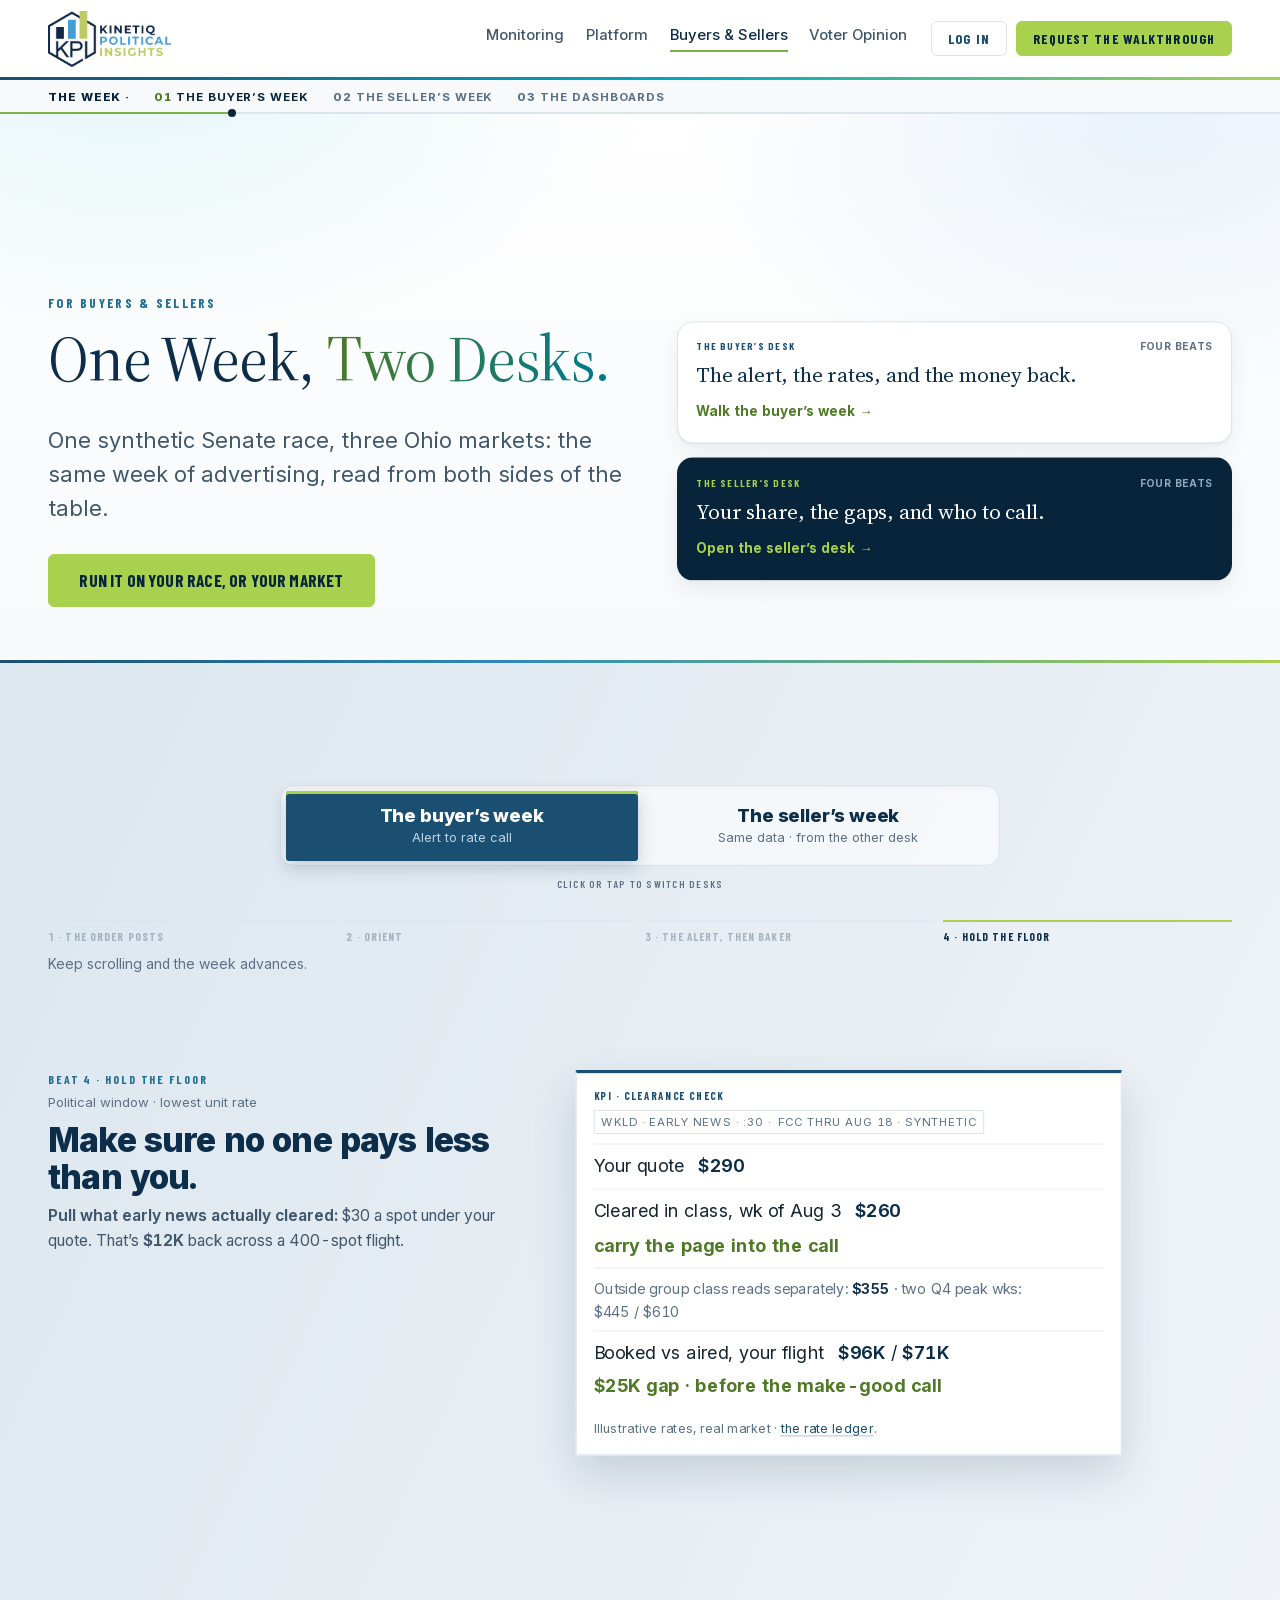
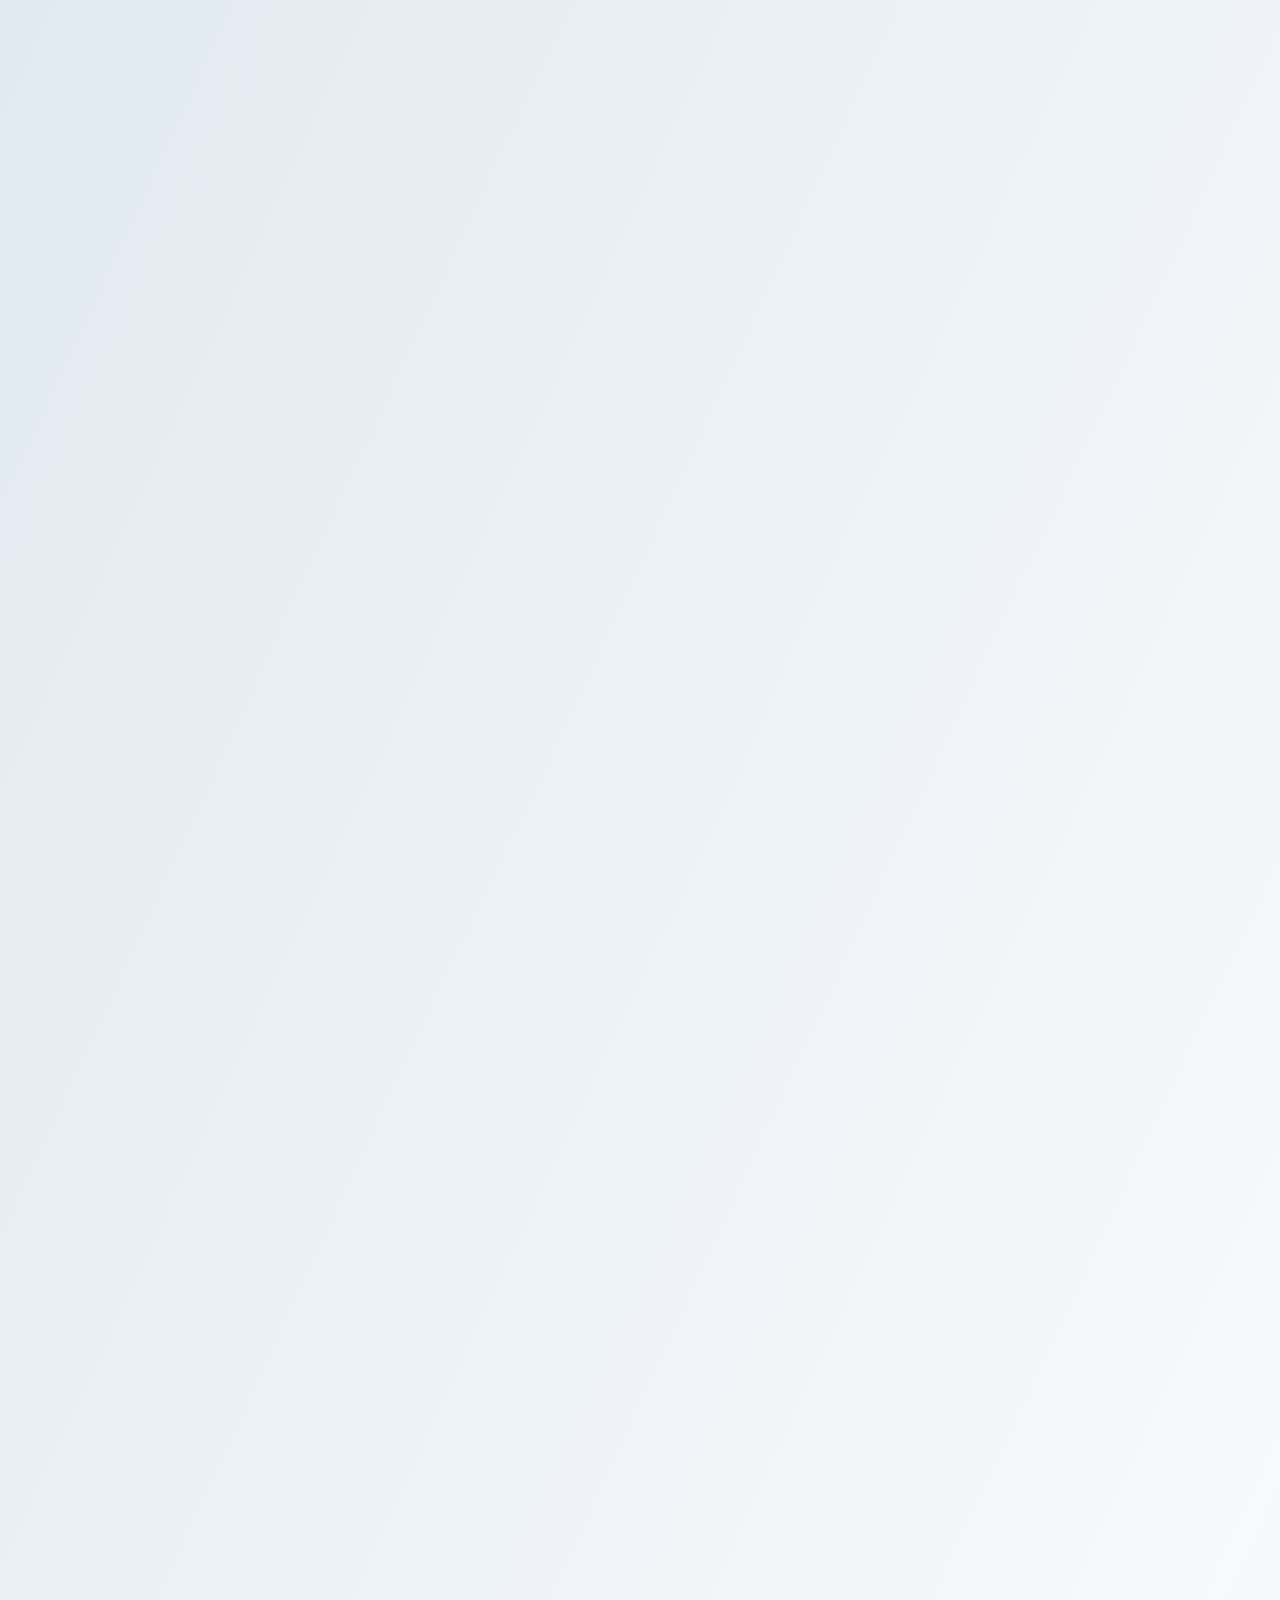
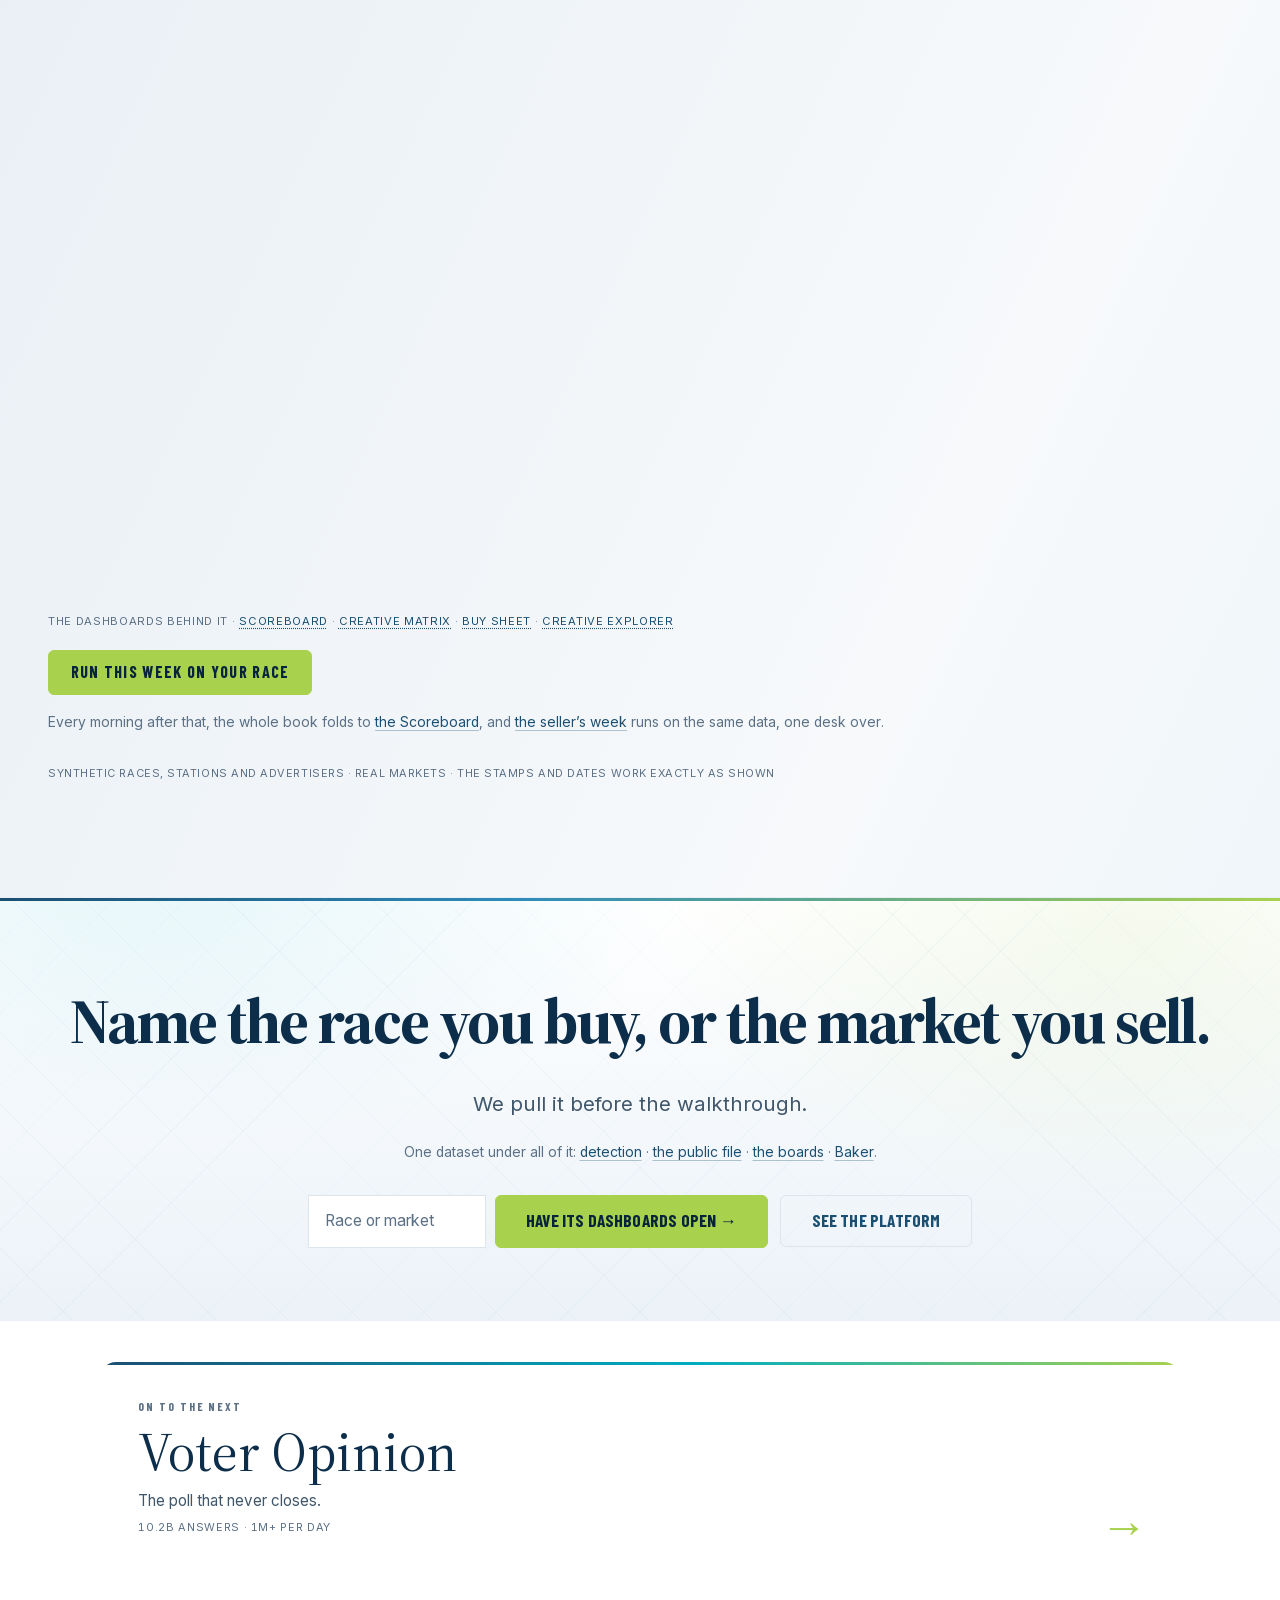
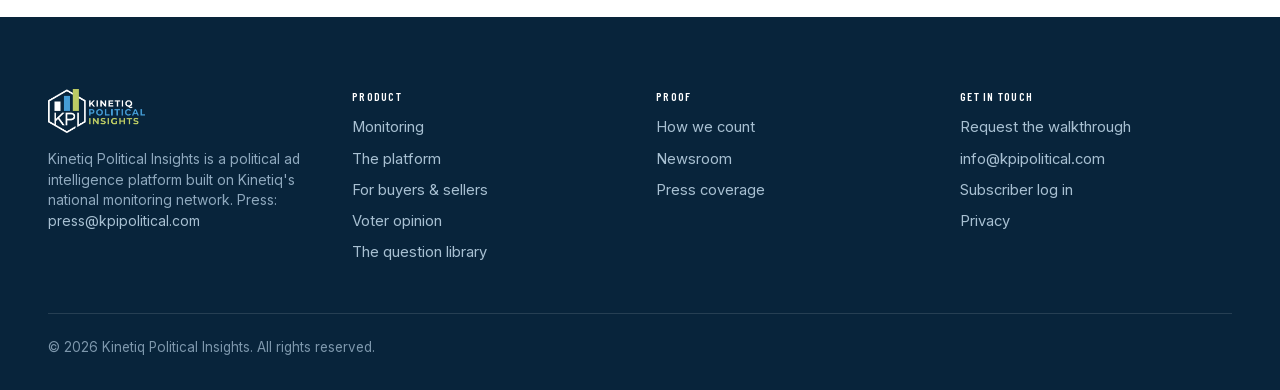
<file: week.html>
<!DOCTYPE html>
<html lang="en">
<head>
<meta charset="UTF-8">
<meta name="viewport" content="width=device-width, initial-scale=1">
<title>For Buyers &amp; Sellers: One Week, Two Desks | Kinetiq Political Insights</title>
<meta name="description" content="The same week of political advertising from both sides of the table: buyers follow the alert, the landscape, the creative and the gap; sellers follow the rate call, the share gap, the call list and the alerts.">
<meta property="og:title" content="For Buyers &amp; Sellers | Kinetiq Political Insights">
<meta property="og:description" content="The same week of political advertising from both sides of the table: buyers follow the alert, the landscape, the creative and the gap; sellers follow the rate call, the share gap, the call list and the alerts.">
<meta property="og:type" content="website">
<meta property="og:url" content="https://kpipolitical.com/week.html">
<meta property="og:image" content="https://kpipolitical.com/assets/img/og-card.png">
<meta property="og:image:width" content="1200">
<meta property="og:image:height" content="630">
<meta property="og:image:alt" content="Kinetiq Political Insights — the most complete political ad intelligence platform">
<meta name="twitter:card" content="summary_large_image">
<meta name="twitter:image" content="https://kpipolitical.com/assets/img/og-card.png">
<link rel="canonical" href="https://kpipolitical.com/week.html">
<link rel="icon" href="assets/img/kpi-favicon.svg" type="image/svg+xml">
<link rel="icon" href="assets/img/kpi-mark.png" type="image/png">
<link rel="stylesheet" href="assets/css/kpi.css?v=r187">
<style>
  /* r106: every hero its own composition -- this page opens on the two desks
     themselves. Text left; the buyer's and seller's doors right. */
  .hero--sub .hero-split { display: grid; grid-template-columns: minmax(0, 1.02fr) minmax(0, .98fr);
    gap: clamp(1.8rem, 4vw, 3.4rem); align-items: center;
    padding: clamp(44px, 6vw, 88px) 0 clamp(32px, 5vw, 56px); }
  .hero--sub h1 { max-width: none; font-size: clamp(2.5rem, 5vw, 4.4rem); }
  .hero--sub .lede { margin: 1.2rem 0 0; max-width: 46ch; }
  .hero--sub .btn-row { margin-top: 1.8rem; }
  .wkh { display: grid; gap: .9rem; }
  .wkh__desk { display: block; background: var(--white); border: 1px solid var(--rule);
    border-radius: var(--r-lg); padding: 1.05rem 1.15rem 1.1rem; text-decoration: none;
    box-shadow: 0 1px 2px rgba(13,46,74,.05), 0 8px 22px rgba(13,46,74,.07);
    transition: transform .18s var(--smooth), box-shadow .18s var(--smooth); }
  .wkh__desk:hover { transform: translateY(-3px);
    box-shadow: 0 2px 4px rgba(13,46,74,.06), 0 16px 34px rgba(13,46,74,.12); }
  .wkh__k { display: flex; align-items: baseline; justify-content: space-between; gap: .8rem;
    margin: 0; font-family: var(--label); text-transform: uppercase; letter-spacing: .12em;
    font-size: .64rem; font-weight: 800; color: var(--navy); }
  .wkh__k .num { font-family: var(--mono); letter-spacing: .04em; color: var(--ink-3); font-weight: 700; }
  .wkh__t { margin: .45rem 0 .25rem; font-family: var(--display); font-size: 1.3rem;
    line-height: 1.25; color: var(--navy-deep); letter-spacing: -.01em; }
  .wkh__p { margin: 0; font-size: .88rem; line-height: 1.5; color: var(--ink-2); }
  .wkh__go { display: inline-block; margin-top: .55rem; font-size: .84rem; font-weight: 700;
    color: var(--lime-text); }
  .wkh__desk--sell { background: var(--navy-ink, #08243B); border-color: transparent; }
  .wkh__desk--sell .wkh__k { color: var(--lime); }
  .wkh__desk--sell .wkh__k .num { color: #8FA9BE; }
  .wkh__desk--sell .wkh__t { color: #fff; }
  .wkh__desk--sell .wkh__p { color: #B9CFDF; }
  .wkh__desk--sell .wkh__go { color: var(--lime); }
  @media (max-width: 999px) {
    .hero--sub .hero-split { grid-template-columns: 1fr; align-items: start; }
  }
  @media (max-width: 560px) {
    .hero--sub .hero-center { padding: clamp(32px, 7vw, 48px) 0 clamp(24px, 5vw, 40px); }
    .hero--sub h1 { font-size: clamp(2rem, 9vw, 2.6rem); }
  }
</style>
</head>
<body>
<a class="skip" href="#main">Skip to content</a>

<nav aria-label="Primary" class="nav nav--light" data-open="false">
  <div class="wrap nav__in">
    <a class="nav__brand" href="index.html" aria-label="Kinetiq Political Insights, home">
      <img src="assets/img/kpi-logo.png" alt="Kinetiq Political Insights">
    </a>
    <ul class="nav__links" id="nav-links">
      <li class="nav__item nav__home"><a href="index.html">Home</a></li>
      <li class="nav__item"><a href="monitoring.html">Monitoring</a>
        <div class="nav__drop" aria-label="Section shortcuts">
          <a href="monitoring.html#alert-demo">Creative alerts</a>
          <a href="monitoring.html#explore-market">Linear orders</a>
          <a href="monitoring.html#fcc-rates">FCC rates</a>
          <a href="monitoring.html#streaming">Streaming</a>
        </div>
      </li>
      <li class="nav__item"><a href="platform.html">Platform</a>
        <div class="nav__drop" aria-label="Section shortcuts">
          <a href="platform.html#scoreboard">The Scoreboard</a>
          <a href="platform.html#creative-matrix">The Creative Matrix</a>
          <a href="platform.html#buy-sheet">The Buy Sheet</a>
          <a href="platform.html#creative-explorer">The Creative Explorer</a>
          <a href="platform.html#baker">Ask Baker AI</a>
        </div>
      </li>
      <li class="nav__item"><a href="week.html">Buyers &amp; Sellers</a>
        <div class="nav__drop" aria-label="Section shortcuts">
          <a href="week.html#wk-buy">The buyer&rsquo;s week</a>
          <a href="week.html#wk-sell">The seller&rsquo;s week</a>
          <a href="week.html#sell-side">The seller&rsquo;s dashboards</a>
          <a href="monitoring.html#explore-market">Explore a live market</a>
        </div>
      </li>
      <li class="nav__item"><a href="polling.html">Voter Opinion</a>
        <div class="nav__drop" aria-label="Section shortcuts">
          <a href="polling.html#loop">The always-on poll</a>
          <a href="polling.html#story">How it works</a>
          <a href="questions.html">The question library</a>
          <a href="polling.html#offerings">Plans &amp; terms</a>
        </div>
      </li>
      <li class="nav__login"><a href="https://portal.kpipolitical.com">Log in</a></li>
    </ul>
    <div class="nav__cta">
      <a class="btn btn--outline btn--sm" href="https://portal.kpipolitical.com">Log in</a>
      <a class="btn btn--lime btn--sm" href="contact.html">Request the walkthrough</a>
    </div>
    <button class="nav__toggle" aria-expanded="false" aria-label="Menu" aria-controls="nav-links">Menu</button>
  </div>
</nav>
<nav class="ptabs" aria-label="Sections on this page">
  <button class="ptabs__stamp num" type="button" aria-expanded="false" aria-controls="ptabs-menu"><span class="sr-only">Jump to a section &mdash; you are at </span><span class="pt-st"></span></button>
  <div class="wrap ptabs__in" id="ptabs-menu">
    <span class="ptabs__k" aria-hidden="true">THE WEEK &middot;</span>
    <a href="#wk-buy" data-t="The buyer&rsquo;s week"><i>01</i>The buyer&rsquo;s week</a>
    <a href="#wk-sell" data-t="The seller&rsquo;s week"><i>02</i>The seller&rsquo;s week</a>
    <a href="#sell-side" data-t="The dashboards"><i>03</i>The dashboards</a>
  </div>
  <i class="ptabs__dot" aria-hidden="true"></i>
</nav>

<main id="main">

<!-- CLAIM: The same week, read from both sides of the table. The two-desk week
     moved here from the homepage (CMO direction, 8/27): useful angle, its own page. -->
<header class="hero hero--light hero--sub">
  <div class="wrap hero-split">
    <div>
      <p class="eyebrow eyebrow--plain">For buyers &amp; sellers</p>
      <h1 class="ht">
        <span class="ht__l" data-t="One Week,">One Week,</span>
        <span class="ht__l ht__l--accent" data-t="Two Desks.">Two Desks.</span>
      </h1>
      <p class="lede">One synthetic Senate race, three Ohio markets: the same week of advertising, read from both sides of the table.</p>
      <div class="btn-row">
        <a class="btn btn--lime btn--lg" href="contact.html">Run it on your race, or your market</a>
      </div>
    </div>
    <div class="wkh" data-plx style="--plx-d:20px">
      <a class="wkh__desk" href="#wk-buy">
        <p class="wkh__k">The buyer&rsquo;s desk <span class="num">FOUR BEATS</span></p>
        <p class="wkh__t">The alert, the rates, and the money back.</p>
        <span class="wkh__go">Walk the buyer&rsquo;s week &rarr;</span>
      </a>
      <a class="wkh__desk wkh__desk--sell" href="#wk-sell">
        <p class="wkh__k">The seller&rsquo;s desk <span class="num">FOUR BEATS</span></p>
        <p class="wkh__t">Your share, the gaps, and who to call.</p>
        <span class="wkh__go">Open the seller&rsquo;s desk &rarr;</span>
      </a>
    </div>
  </div>
</header>

<!-- ============ THE WEEK (rulings 28 + 39b: two stories, reader-controlled) ============ -->
<!-- Scroll-DRIVEN, never jacked: scenes are fully visible with JS and animation off;
     where CSS animation-timeline is supported, the reader's own scroll lifts each
     artifact in. The wheel always moves the page 1:1. Ruling 39b: the week is two
     co-equal stories, the buyer's and the seller's. JS-off they read as sequential
     chapters; site.js only ADDS the two tabs, and nothing ever switches on its own. -->
<section class="section section--tint" id="the-week">
  <div class="wrap">

    <div class="wk" data-wk>
      <!-- r113 (the owner): the seller's week runs the same swap-stage as the
           buyer's, and only one desk shows at a time — the ruling-39b rail
           returns. JS-off both stories render stacked as chapters. -->
      <div class="wk__rail" role="tablist" aria-label="Choose a desk">
        <button class="wk__tab" id="wk-tab-buy" type="button" role="tab" aria-selected="true" aria-controls="wk-buy">
          <span class="wk__tab-name">The buyer&rsquo;s week</span>
          <span class="wk__tab-sub">Alert to rate call</span>
        </button>
        <button class="wk__tab" id="wk-tab-sell" type="button" role="tab" aria-selected="false" aria-controls="wk-sell">
          <span class="wk__tab-name">The seller&rsquo;s week</span>
          <span class="wk__tab-sub">Same data &middot; from the other desk</span>
        </button>
      </div>
      <p class="wk__cue" aria-hidden="true">Click or tap to switch desks</p>

    <article class="wk__story" id="wk-buy" role="tabpanel" aria-labelledby="wk-tab-buy">
    <h2 class="wk__story-h">The buyer&rsquo;s week</h2>
    <p class="sr-only">The buyer&rsquo;s week in four beats, each drawn below: Monday
      the order posts: Granite State Forward PAC on WKLD, Cleveland, $84K
      across two weeks, on your screen the morning it posts. Tuesday the scoreboard:
      North River Senate across three markets, both sides&rsquo; aired dollars
      and the real Columbus CPP at $585 a point. Midweek the alert, then Baker: a
      spot caught on the apps with nothing on broadcast, and Baker answers what the
      other side booked, $180K on WKLD. Friday the clearance check: a
      $290 quote against $260 cleared in class, $12K back across a 400-spot flight.</p>

    <!-- r105 (the owner's call): ONE pinned stage where the scroll changes what
         appears — four beats swap in place, everything present. JS-off, reduced
         motion, and phones render the same four beats stacked. -->
    <div class="wkx">
      <div class="wkx__scroller">
        <div class="wkx__pin">
          <div class="wkx__rail" aria-hidden="true">
            <span class="wkx__step wkx__step--1">1 &middot; The order posts</span>
            <span class="wkx__step wkx__step--2">2 &middot; Orient</span>
            <span class="wkx__step wkx__step--3">3 &middot; The alert, then Baker</span>
            <span class="wkx__step wkx__step--4">4 &middot; Hold the floor</span>
          </div>
          <p class="wkx__hint small" aria-hidden="true">Keep scrolling and the week advances.</p>
          <div class="wkx__beats">

            <div class="wkx__beat wkx__beat--1">
              <div class="wk__when">
                <span class="wk__day">Beat 1 &middot; The order posts</span>
                <span class="wk__stampline num">Jun 9 &middot; 7:19 AM ET &middot; the order alert &middot; the worked week: Aug 11&ndash;18</span>
                <span class="wk__big">Weeks to plan around new money in the race&nbsp;&mdash; not a scramble after it&nbsp;airs.</span>
                <div class="wk__copy">
                </div>
              </div>
              <div class="wk__art">
                <div class="wk-doc">
                  <div class="wk-doc__bar"><span class="wk-doc__brand">KPI &middot; Order posted</span><span class="wk-doc__stamp">Jun 9, 2026 &middot; synthetic</span></div>
                  <div class="wk-doc__row"><b>Granite State Forward PAC</b><span class="wk-doc__dim">North River Senate</span></div>
                  <div class="wk-doc__row"><span class="num">WKLD, Cleveland</span><span class="num"><b>$84K</b> &middot; 2 weeks</span><span class="wk-doc__hi num">flight opens Aug 14</span></div>
                  <div class="wk-doc__row" style="display:block">
                    <div class="tl__grid" role="img" aria-label="All 22 weeks from June 8 to November 2 on one strip: the order week and five aired weeks solid, two booked-forward weeks hatched, one no-order week outlined, Election Day marked">
                      <span class="tl__gw tl__gw--aired"></span><span class="tl__gw"></span><span class="tl__gw"></span><span class="tl__gw"></span><span class="tl__gw tl__gw--aired"></span><span class="tl__gw tl__gw--aired"></span><span class="tl__gw tl__gw--aired"></span><span class="tl__gw tl__gw--aired"></span><span class="tl__gw tl__gw--aired"></span><span class="tl__gw tl__gw--fwd"></span><span class="tl__gw tl__gw--fwd"></span><span class="tl__gw tl__gw--none"></span><span class="tl__gw"></span><span class="tl__gw"></span><span class="tl__gw"></span><span class="tl__gw"></span><span class="tl__gw"></span><span class="tl__gw"></span><span class="tl__gw"></span><span class="tl__gw"></span><span class="tl__gw"></span><span class="tl__gw tl__gw--end"></span>
                    </div>
                    <div class="tl__grid-months" aria-hidden="true"><span>JUN</span><span>JUL</span><span>AUG</span><span>SEP</span><span>OCT</span><span>NOV</span></div>
                    <p class="tl__grid-cap">22 weeks &middot; solid aired &middot; hatched booked forward &middot; outlined no order on file &middot; Nov 3 ringed</p>
                  </div>
                </div>
              </div>
            </div>

            <div class="wkx__beat wkx__beat--2">
              <div class="wk__when">
                <span class="wk__day">Beat 2 &middot; Orient</span>
                <span class="wk__stampline num">Posted through Aug&nbsp;14,&nbsp;2026</span>
                <span class="wk__big">One glance tells you what moved: both sides across all three markets, changes&nbsp;flagged.</span>
                <div class="wk__copy">
                  <p>CPPs computed from posted orders, not rate cards.</p>
                </div>
              </div>
              <div class="wk__art">
                <div class="wk-doc wk-score">
                  <div class="wk-doc__bar"><span class="wk-doc__brand">KPI &middot; Scoreboard</span><span class="wk-doc__stamp">Posted through Aug&nbsp;14,&nbsp;2026 &middot; synthetic</span></div>
                  <p class="wk-score__race"><b>North River Senate</b><span> &middot; 3 markets &middot; aired dollars, posted channels</span></p>
                  <div class="wk-score__rows">
                    <div class="wk-score__row"><span class="wk-score__name">Nora Hale for Senate <i>(D)</i></span><span class="wk-score__track wk-score__track--d"><span style="width:100%"></span></span><b class="num">$2.4M</b></div>
                    <div class="wk-score__row"><span class="wk-score__name">Ellery for Senate <i>(R)</i></span><span class="wk-score__track wk-score__track--r"><span style="width:79%"></span></span><b class="num">$1.9M</b></div>
                    <div class="wk-score__row"><span class="wk-score__name">Granite State Forward PAC</span><span class="wk-score__track"><span style="width:33%"></span></span><b class="num">$0.8M</b></div>
                    <div class="wk-score__row wk-score__row--more"><span class="wk-score__name">2 more advertisers</span><span class="wk-score__track"><span style="width:13%"></span></span><b class="num">$0.3M</b></div>
                    <div class="wk-score__row"><span class="wk-score__name">Real CPP, Columbus A35+</span><span class="wk-score__lead" aria-hidden="true"></span><b class="num">$585/pt</b></div>
                  </div>
                  <div class="wk-score__lanes num">Broadcast $3.6M &middot; Local cable $1.5M &middot; Radio $0.3M<span class="wk-score__est"> &middot; Streaming: caught floor $960K &middot; estimated minimum $1.58M, est. thru Aug 14 &middot; not in the total</span></div>
                  <div class="wk-score__foot"><span>Booked forward <b class="num">$1.7M</b>, on its own line</span><span>went dark: Hometown Values, Aug 11</span></div>
                </div>
              </div>
            </div>

            <div class="wkx__beat wkx__beat--3">
              <div class="wk__when">
                <span class="wk__day">Beat 3 &middot; The alert, then Baker</span>
                <span class="wk__stampline num">Aug 11 &middot; 7:15 &rarr; 7:24 AM ET</span>
                <span class="wk__big">No opponent launch slips past you: caught on the apps, answered in plain&nbsp;language.</span>
                <div class="wk__copy">
                </div>
              </div>
              <div class="wk__art">
                <div class="wk-doc">
                  <div class="wk-doc__bar"><span class="wk-doc__brand">KPI &middot; Creative Alert</span><span class="wk-doc__stamp">Aug 11 &middot; 7:15 AM ET &middot; your inbox &middot; synthetic</span></div>
                  <div class="wk-doc__row"><b>&ldquo;First Light&rdquo; &middot; :30</b><span class="wk-doc__dim">Heartland Priorities PAC &middot; captured on Hulu &middot; nothing on broadcast yet</span></div>
                </div>
                <div class="wk-doc" style="margin-top:.7rem">
                  <div class="wk-doc__bar"><span class="wk-doc__brand">KPI &middot; Baker</span><span class="wk-doc__stamp">Aug 11 &middot; 7:24 AM ET &middot; synthetic</span></div>
                  <div class="wk-doc__row"><b>&ldquo;What did the other side book this morning?&rdquo;</b></div>
                  <div class="wk-doc__row"><span>Ellery for Senate added <b class="num">$180K</b> on WKLD, Cleveland</span><span class="wk-doc__dim num">early news + prime &middot; Sep 7&ndash;Oct 12 &middot; posted 7:02&nbsp;AM</span></div>
                  <p class="wk-doc__note">The whole alert lives on <a href="monitoring.html#alert-demo">monitoring</a>; Baker on <a href="platform.html#baker">the platform</a>.</p>
                </div>
              </div>
            </div>

            <div class="wkx__beat wkx__beat--4">
              <div class="wk__when">
                <span class="wk__day">Beat 4 &middot; Hold the floor</span>
                <span class="wk__stampline num">Political window &middot; lowest unit rate</span>
                <span class="wk__big">Make sure no one pays less than&nbsp;you.</span>
                <div class="wk__copy">
                  <p><b>Pull what early news actually cleared:</b> $30 a spot under your quote. That&rsquo;s
                    <b class="num">$12K</b> back across a 400-spot flight.</p>
                </div>
              </div>
              <div class="wk__art">
                <div class="wk-doc">
                  <div class="wk-doc__bar"><span class="wk-doc__brand">KPI &middot; Clearance check</span><span class="wk-doc__stamp"><span style="white-space:nowrap">WKLD &middot; early news &middot; :30</span> <span style="white-space:nowrap">&middot;&ensp;FCC thru Aug 18 &middot; synthetic</span></span></div>
                  <div class="wk-doc__row"><span>Your quote</span><span class="num"><b>$290</b></span></div>
                  <div class="wk-doc__row"><span>Cleared in class, wk of Aug 3</span><span class="num"><b>$260</b></span><span class="wk-doc__hi num">carry the page into the call</span></div>
                  <div class="wk-doc__row"><span class="wk-doc__dim">Outside group class reads separately: <b class="num">$355</b> &middot; two Q4 peak wks: $445&nbsp;/&nbsp;$610</span></div>
                  <div class="wk-doc__row"><span>Booked vs aired, your flight</span><span class="num"><b>$96K</b> / <b>$71K</b></span><span class="wk-doc__hi num">$25K gap &middot; before the make-good call</span></div>
                  <p class="wk-doc__note">Illustrative rates, real market &middot; <a href="monitoring.html#fcc-rates">the rate ledger</a>.</p>
                </div>
              </div>
            </div>

          </div>
        </div>
      </div>
    </div>

    <p class="wk-index num" aria-label="The screens behind the buyer's week">THE DASHBOARDS BEHIND IT &middot;&nbsp;<a href="platform.html#scoreboard">SCOREBOARD</a> &middot;&nbsp;<a href="platform.html#creative-matrix">CREATIVE MATRIX</a> &middot;&nbsp;<a href="platform.html#buy-sheet">BUY SHEET</a> &middot;&nbsp;<a href="platform.html#creative-explorer">CREATIVE EXPLORER</a></p>
    <p class="btn-row" style="margin-top:1.1rem"><a class="btn btn--lime" href="contact.html">Run this week on your race</a></p>
    <p class="small" style="margin-top:.9rem">Every morning after that, the whole book folds to
      <a href="platform.html#scoreboard">the Scoreboard</a>, and <a href="#sell-side">the seller&rsquo;s week</a>
      runs on the same data, one desk over.</p>
    </article>

    <!-- r113: the seller's week, same device — four beats on one pinned stage.
         Canon figures from the boards below (Columbus, WQZL): $3.8M aired, 25%
         share, 19% forward book, $432K streaming est., +$272K at your share. -->
    <article class="wk__story" id="wk-sell" role="tabpanel" aria-labelledby="wk-tab-sell">
    <h2 class="wk__story-h">The seller&rsquo;s week</h2>
    <p class="sr-only">The seller&rsquo;s week in four beats, each drawn below: Monday
      the order flow with your air marked: Ellery for Senate, $520K booked
      forward, none of it on your air. Tuesday the share check: 25% of aired
      against 19% of the forward book, the +$72K gap drawn. Midweek the streaming
      read: $432K estimated in your market, never in the TV total. Then the
      agency book: one agency at 9% of its book against your 25% market share,
      +$272K at your share. Friday the rate holds: the $355 outside-group
      page answers the $260 candidate quote, $17K stays on the books.</p>
    <p class="small" style="max-width:70ch;margin:0 0 1rem">Station, rep firm, or app:
      the same week from any selling desk. Selling an app or a FAST (free ad-supported TV) service? Your dashboard is
      <a href="#share-diagonal">&ldquo;Under the line&rdquo;</a>, and the proof-of-air
      export is yours.</p>
    <div class="wkx">
      <div class="wkx__scroller">
        <div class="wkx__pin">
          <div class="wkx__rail" aria-hidden="true">
            <span class="wkx__step wkx__step--1">1 &middot; The order flow</span>
            <span class="wkx__step wkx__step--2">2 &middot; Your share</span>
            <span class="wkx__step wkx__step--3">3 &middot; The unfiled money</span>
            <span class="wkx__step wkx__step--4">4 &middot; Who to call</span>
          </div>
          <p class="wkx__hint small" aria-hidden="true">Keep scrolling and the week advances.</p>
          <div class="wkx__beats">

            <div class="wkx__beat wkx__beat--1">
              <div class="wk__when">
                <span class="wk__day">Beat 1 &middot; The order flow</span>
                <span class="wk__stampline num">MON &middot; TV posted thru Aug 18</span>
                <span class="wk__big">Every order in your market, including the ones that didn&rsquo;t come to&nbsp;you.</span>
                <div class="wk__copy">
                  <p>Your share is a number both sides of the table can check.</p>
                </div>
              </div>
              <div class="wk__art">
                <div class="wk-doc">
                  <div class="wk-doc__bar"><span class="wk-doc__brand">KPI &middot; Market Order Flow</span><span class="wk-doc__stamp">Columbus &middot; aired Jun 1&ndash;Aug 18, 2026 &middot; synthetic</span></div>
                  <div class="wk-doc__row"><span>Market aired</span><span class="num"><b>$3.8M</b> &middot; 6 advertisers &middot; 3 races</span></div>
                  <div class="wk-doc__row"><span>Your air &middot; WQZL</span><span class="num"><b>$0.95M</b> &middot; 25% share</span></div>
                  <div class="wk-doc__row"><span>Ellery for Senate</span><span class="num">$520K booked fwd</span><span class="wk-doc__hi num">$0 of it on WQZL</span></div>
                </div>
              </div>
            </div>

            <div class="wkx__beat wkx__beat--2">
              <div class="wk__when">
                <span class="wk__day">Beat 2 &middot; Your share</span>
                <span class="wk__stampline num">TUE &middot; aired vs. booked forward</span>
                <span class="wk__big">25% of the aired dollars, but only 19% of the forward&nbsp;book.</span>
                <div class="wk__copy">
                </div>
              </div>
              <div class="wk__art">
                <div class="wk-doc">
                  <div class="wk-doc__bar"><span class="wk-doc__brand">KPI &middot; Share check</span><span class="wk-doc__stamp">WQZL &middot; posted thru Aug 18 &middot; synthetic</span></div>
                  <div class="wk-doc__row"><span>Your share of aired</span><span class="num"><b>25%</b> &middot; $0.95M of $3.8M</span></div>
                  <div class="wk-doc__row"><span>Your share of the forward book</span><span class="num"><b>19%</b> &middot; $1.2M booked fwd in market</span></div>
                  <div class="wk-doc__row"><span>The gap at your 25%, priced</span><span class="num"><b>+$72K</b> across two booked weeks</span><span class="wk-doc__hi num">Wednesday&rsquo;s calls</span></div>
                  <svg viewBox="0 0 300 34" role="img" aria-label="Two bars: your share of aired at 25 percent; your share of the forward book at 19 percent — the shortfall is the shaded gap, priced at plus $72K" style="display:block;width:100%;max-width:340px;margin:.35rem 0 0">
                    <rect x="0" y="4" width="190" height="9" fill="#0D2E4A"/><text x="194" y="12" font-family="Inter,sans-serif" font-size="8.5" font-weight="800" fill="#0D2E4A">AIRED 25%</text>
                    <rect x="0" y="20" width="144" height="9" fill="#7C93A6"/><rect x="144" y="20" width="46" height="9" fill="#EAD9A0"/><text x="194" y="28" font-family="Inter,sans-serif" font-size="8.5" font-weight="800" fill="#5A6B7C">FWD 19% &middot; GAP +$72K</text>
                  </svg>
                </div>
              </div>
            </div>

            <div class="wkx__beat wkx__beat--3">
              <div class="wk__when">
                <span class="wk__day">Beat 3 &middot; The unfiled money</span>
                <span class="wk__stampline num">TUE &middot; streaming est. thru Aug 18</span>
                <span class="wk__big">$432K running on the apps. No filing, nothing in the public&nbsp;file.</span>
                <div class="wk__copy">
                  <p>The read comes from measured homes, never the TV total.</p>
                </div>
              </div>
              <div class="wk__art">
                <div class="wk-doc">
                  <div class="wk-doc__bar"><span class="wk-doc__brand">KPI &middot; Streaming, unfiled</span><span class="wk-doc__stamp">Columbus &middot; est. thru Aug 18 &middot; synthetic</span></div>
                  <div class="wk-doc__row"><span>Streaming, estimated</span><span class="num"><b>$432K</b> &middot; outside the $3.8M aired</span></div>
                  <div class="wk-doc__row"><span>Advertisers on the apps, light on your air</span><span class="wk-doc__hi num">your pitch list, named</span></div>
                  <div class="wk-doc__row"><span class="wk-doc__dim">Top-58 grain &middot; Columbus qualifies</span></div>
                </div>
              </div>
            </div>

            <div class="wkx__beat wkx__beat--4">
              <div class="wk__when">
                <span class="wk__day">Beat 4 &middot; Who to call</span>
                <span class="wk__stampline num">WED &middot; the agency book</span>
                <span class="wk__big">The agency buying around you: +$272K at your&nbsp;share.</span>
                <div class="wk__copy">
                  <p><b>Every agency&rsquo;s book, linear and digital, priced at your share.</b>
                    One recovered order covers the subscription.</p>
                </div>
              </div>
              <div class="wk__art">
                <div class="wk-doc">
                  <div class="wk-doc__bar"><span class="wk-doc__brand">KPI &middot; Agency book</span><span class="wk-doc__stamp">statewide &middot; posted thru Aug 18 &middot; synthetic</span></div>
                  <svg class="wk-doc__fig" viewBox="0 0 360 66" role="img" aria-label="One agency's book: 9 percent of it on your air, drawn against your 25 percent share of the market — the shaded gap prices at 272 thousand dollars at your share">
                    <text x="0" y="10" font-family="Inter,sans-serif" font-size="10" font-weight="800" letter-spacing=".5" fill="#5A6B7C">ITS BOOK, ON YOUR AIR</text>
                    <rect x="0" y="14" width="108" height="13" fill="#5B7C96"/>
                    <rect x="108" y="14" width="192" height="13" fill="#EAD9A0"/>
                    <text x="114" y="24" font-family="Inter,sans-serif" font-size="9" font-weight="800" fill="#6B4E00">+$272K AT YOUR SHARE</text>
                    <text x="102" y="24.5" text-anchor="end" font-family="Inter,sans-serif" font-size="9.5" font-weight="800" fill="#FFFFFF">9%</text>
                    <text x="0" y="42" font-family="Inter,sans-serif" font-size="10" font-weight="800" letter-spacing=".5" fill="#5A6B7C">YOUR SHARE OF THE MARKET</text>
                    <rect x="0" y="46" width="300" height="13" fill="#0D2E4A"/>
                    <text x="306" y="56" font-family="Inter,sans-serif" font-size="9" font-weight="800" fill="#0D2E4A">25%</text>
                  </svg>
                  <div class="wk-doc__row"><span>The full book, agency by agency, prints on the boards below</span><span class="wk-doc__dim num">streaming est. labeled</span></div>
                  <div class="wk-doc__row"><span class="wk-doc__dim">Contacts unlock on the walkthrough</span><span class="wk-doc__hi num">first call flagged</span></div>
                </div>
              </div>
            </div>

          </div>
        </div>
      </div>
    </div>

    <p class="wk-index num" aria-label="The dashboards behind the seller's week">THE DASHBOARDS BEHIND IT &middot;&nbsp;<a href="#order-flow">ORDER FLOW</a> &middot;&nbsp;<a href="#share-diagonal">UNDER THE LINE</a> &middot;&nbsp;<a href="#class-gap-board">CLASS GAP</a> &middot;&nbsp;<a href="#agency-book">AGENCY BOOK</a></p>
    <div class="wk-doc" id="wk-friday" style="margin-top:1.1rem;max-width:640px">
      <div class="wk-doc__bar"><span class="wk-doc__brand">KPI &middot; The back half of the week</span><span class="wk-doc__stamp">THU &middot; FRI &middot; synthetic</span></div>
      <div class="wk-doc__row"><span><b>THU</b> &middot; the make-good comes to you</span><span class="num">the <b>$25K</b> booked-vs-aired gap, posted before the buyer calls</span></div>
      <div class="wk-doc__row"><span><b>THU</b> &middot; the app desk&rsquo;s proof call</span><span class="num">compliance asks &middot; the dated occurrence export answers</span></div>
      <div class="wk-doc__row"><span><b>FRI</b> &middot; hold the rate</span><span class="num">the buyer quotes the <b>$260</b> candidate rate &middot; the <b>$355</b> outside-group page answers</span><span class="wk-doc__hi num">different class, filed apart</span></div>
      <div class="wk-doc__row"><span><b>FRI</b> &middot; and it holds</span><span class="num">the <b>$355</b> stands across <b>180</b> booked spots</span><span class="wk-doc__hi num"><b>$17K</b> the class defense keeps on the books</span></div>
    </div>

<div class="pb wk-boards" id="sell-side" data-pb>
  <div class="wrap">
    <div class="split" style="margin-bottom:2.2rem">
      <div>
        <p class="eyebrow">Sell-side intelligence &middot; the seller&rsquo;s week</p>
        <h2>Money in market, not on your books yet.</h2>
      </div>
      <div>
        <p class="lede">$1.2 billion is already booked forward nationally (Inside Radio, reported from KPI forward-book data). Your market&rsquo;s share of it, down to the agency.</p>
        <p class="small">On the buy side? <a href="#wk-buy">The buyer&rsquo;s week is
          above</a>, or jump to <a href="platform.html#boards">the dashboards</a>.</p>
      </div>
    </div>

    <!-- Ruling 46 -> Pass E consolidation (CMO feedback, 8/27): the four-beat
         seller chain is now told once, in the seller's week above (PRICE -> GAP ->
         CALL -> ALERT). This section keeps the four boards of the deck: order
         flow, the agency book, the share diagonal, and the class gap. -->
    <!-- r88b: the seller's boards as one deck. site.js adds .pb--live and the
         rail appears; JS-off all six boards render stacked exactly as before.
         Panels keep their ids so every existing deep link still lands. -->
    <div class="pb__rail mt3" role="tablist" aria-label="Choose a seller dashboard">
      <button class="pb__tab" id="pb-tab-orderflow" type="button" role="tab" aria-selected="true" aria-controls="order-flow">
        <span class="wk__tab-name">Order flow</span>
        <span class="wk__tab-sub">Monday &middot; price the window, defend the share</span>
      </button>
      <button class="pb__tab" id="pb-tab-diagonal" type="button" role="tab" aria-selected="false" aria-controls="share-diagonal">
        <span class="wk__tab-name">Under the line</span>
        <span class="wk__tab-sub">Tuesday &middot; +$510K statewide</span>
      </button>
      <button class="pb__tab" id="pb-tab-classgap" type="button" role="tab" aria-selected="false" aria-controls="class-gap-board">
        <span class="wk__tab-name">Class gap</span>
        <span class="wk__tab-sub">Tuesday &middot; $310K in the under-bought platform class</span>
      </button>
      <button class="pb__tab" id="pb-tab-agencybook" type="button" role="tab" aria-selected="false" aria-controls="agency-book">
        <span class="wk__tab-name">Agency book</span>
        <span class="wk__tab-sub">Wednesday &middot; the call list</span>
      </button>
    </div>
    <p class="pb__cue" aria-hidden="true">Four dashboards, one subscription &middot; click or tap to switch<span class="kbd-hint">, or use the arrow keys</span></p>

    <div class="pb__panel mt3" role="tabpanel" id="order-flow" aria-labelledby="pb-tab-orderflow">
      <p class="dek" style="margin-bottom:1.2rem"><a href="platform.html#buy-sheet">The view
        your buyers read</a>, and the public file that
        <a href="monitoring.html#fcc-rates">defends your rate</a>.</p>
    <!-- The seller's screen: the market's order flow, advertiser by advertiser, with the
         seller's own air marked. Same rc- recreation pattern as the buyer surfaces. -->
    <div class="rc-seller-stage" data-rise>
<h3 class="sr-only">Order flow</h3><div class="rc rc-seller">
  <div class="rc-seller-toolbar">
    <span class="rc-seller-brand"><span class="rc-seller-dot"></span>KPI &middot; Market Order Flow</span>
    <button class="rc-seller-export" type="button" tabindex="-1" aria-hidden="true">&#8595; Excel</button>
    <span class="rc-seller-stamp"><span class="rc-seller-stamp-long">TV posted thru Aug 18 &middot; streaming est. thru Aug 18, 2026</span><span class="rc-seller-stamp-short">TV 8.18 &middot; est 8.18</span></span>
  </div>

  <div class="rc-seller-titlerow">
    <div class="rc-seller-title">
      <h4 class="rc-seller-mkt">Columbus</h4>
      <p class="rc-seller-sub">The market you sell &middot; 6 advertisers &middot; 3 races &middot; aired Jun 1&ndash;Aug 18, 2026</p>
    </div>
    <span class="rc-seller-tot">$3.8M aired &middot; $432K streaming est &middot; $1.2M booked fwd</span>
  </div>

  <div role="table" aria-label="Market order flow: six advertisers, aired dollars, booked forward, and aired share. Synthetic data.">
  <div class="rc-seller-head" role="row">
    <span role="columnheader">Advertiser</span><span class="rc-seller-num-h" role="columnheader">Aired / est.</span><span class="rc-seller-num-h" role="columnheader">Booked fwd</span><span class="rc-seller-num-h" role="columnheader">Aired share</span>
  </div>

  <div class="rc-seller-rows" role="rowgroup">
    <div class="rc-seller-row" role="row">
      <span class="rc-seller-name" role="cell">Nora Hale for Senate <i class="rc-seller-pty">(D)</i></span>
      <span class="rc-seller-val" role="cell">$1.24M</span>
      <span class="rc-seller-val" role="cell">$380K</span>
      <span class="rc-seller-share" role="cell"><span class="rc-seller-track"><span class="rc-seller-fill" style="width:100%"></span></span><b>33%</b></span>
    </div>
    <div class="rc-seller-row rc-seller-row-hi" role="row">
      <span class="rc-seller-name" role="cell">Ellery for Senate <i class="rc-seller-pty">(R)</i>
        <span class="rc-seller-note rc-seller-note-call">first call &middot; $520K booked fwd &middot; 4 wks of orders, runs through Oct 12 &middot; $0 of it on WQZL</span></span>
      <span class="rc-seller-val" role="cell">$1.02M</span>
      <span class="rc-seller-val rc-seller-val-call" role="cell">$520K</span>
      <span class="rc-seller-share" role="cell"><span class="rc-seller-track"><span class="rc-seller-fill" style="width:82%"></span></span><b>27%</b></span>
    </div>
    <div class="rc-seller-row" role="row">
      <span class="rc-seller-name" role="cell">Granite State Forward PAC</span>
      <span class="rc-seller-val" role="cell">$836K</span>
      <span class="rc-seller-val" role="cell">$240K</span>
      <span class="rc-seller-share" role="cell"><span class="rc-seller-track"><span class="rc-seller-fill" style="width:67%"></span></span><b>22%</b></span>
    </div>
    <div class="rc-seller-row" role="row">
      <span class="rc-seller-name" role="cell">Heartland Priorities PAC
        <span class="rc-seller-note">streaming only &middot; dollars estimated &middot; outside the aired share</span></span>
      <span class="rc-seller-val rc-seller-val-est" role="cell">$432K</span>
      <span class="rc-seller-val rc-seller-val-none" role="cell">no fwd book</span>
      <span class="rc-seller-share" role="cell"><b class="rc-seller-share-na">est &middot; no share</b></span>
    </div>
    <div class="rc-seller-row rc-seller-row-more" role="row">
      <span class="rc-seller-name" role="cell">+ 1 more advertiser
        <span class="rc-seller-note">the walkthrough shows the full flow</span></span>
      <span class="rc-seller-val" role="cell">$388K</span>
      <span class="rc-seller-val" role="cell">$85K</span>
      <span class="rc-seller-share" role="cell"><span class="rc-seller-track"><span class="rc-seller-fill" style="width:31%"></span></span><b>10%</b></span>
    </div>
    <div class="rc-seller-row rc-seller-row-dark" role="row">
      <span class="rc-seller-name" role="cell">Hometown Values
        <span class="rc-seller-darkchip">went dark Aug 11 &middot; $48K booked, since cancelled</span></span>
      <span class="rc-seller-val" role="cell">$296K</span>
      <span class="rc-seller-val" role="cell">$0</span>
      <span class="rc-seller-share" role="cell"><span class="rc-seller-track"><span class="rc-seller-fill" style="width:24%"></span></span><b>8%</b></span>
    </div>
  </div>
  </div>

  <div class="rc-seller-own">
    <div class="rc-seller-own-lab"><span>Your air &middot; WQZL</span><span class="rc-seller-own-val">$0.95M of $3.8M aired &middot; 25% share</span></div>
    <div class="rc-seller-own-track"><span class="rc-seller-own-fill" style="width:25%"></span></div>
  </div>

  <div class="rc-seller-foot">
    <details class="mdet" open><summary>How to read this board</summary>
    <p>Real market; synthetic stations, advertisers and figures &middot; your air = the subscribing station</p>
    <p>Share of the $3.8M aired in Columbus &middot; posted thru Aug 18, 2026</p>
    </details>
  </div>
</div>

<style>
.rc-seller-stage{ display:grid; justify-items:center; margin:0 0 2.4rem; }
.rc-seller{
  --rcs-navy:#1B4F72; --rcs-navy2:#0D2E4A; --rcs-navy3:#08243B;
  --rcs-lime:#A8D14E; --rcs-lime-deep:#5A7A1E; --rcs-blue:#1F6E96; --rcs-teal:#00ACC1;
  --rcs-ink:var(--mock-ink, #0D2E4A); --rcs-mute:var(--mock-dim, #5A6B7C); --rcs-line:var(--mock-rule, #D9E2E9); --rcs-track:#EBF1F5;
  --rcs-sans:'Inter',-apple-system,BlinkMacSystemFont,'Segoe UI',Helvetica,Arial,sans-serif;
  --rcs-mono:'Inter', -apple-system, BlinkMacSystemFont, 'Segoe UI', sans-serif;
  box-sizing:border-box; width:100%; max-width:560px; overflow:hidden;
  background:#fff; border:1px solid var(--rcs-line); border-top:3px solid var(--rcs-navy2);
  padding:10px 12px 9px; font-family:var(--rcs-sans); color:var(--rcs-ink);
  box-shadow:0 1px 3px rgba(8,36,59,.08);
  container-type:inline-size;
}
.rc-seller *,.rc-seller *::before,.rc-seller *::after{box-sizing:border-box;min-width:0;margin:0;padding:0}

.rc-seller>*{--rcs-s:1}
@container (min-width:480px){ .rc-seller>*{--rcs-s:1.15} }
.rc-seller .rc-seller-stamp-short{display:none}
@container (max-width:479px){
  .rc-seller .rc-seller-stamp-long{display:none}
  .rc-seller .rc-seller-stamp-short{display:inline}
  /* Round-4 buyer fix: the single-row toolbar clipped the stamp mid-word at phone
     width. The stamp takes its own full row and may wrap; brand and export share
     row one, whole. */
  .rc-seller .rc-seller-toolbar{flex-wrap:wrap;row-gap:4px}
  .rc-seller .rc-seller-stamp{flex:1 1 100%;white-space:normal;line-height:1.6}
}

.rc-seller .rc-seller-toolbar{display:flex;align-items:center;justify-content:space-between;gap:8px}
.rc-seller .rc-seller-brand{display:inline-flex;align-items:center;gap:5px;font-size:calc(8px*var(--rcs-s,1));font-weight:700;letter-spacing:.12em;text-transform:uppercase;color:var(--rcs-navy);white-space:nowrap}
.rc-seller .rc-seller-dot{width:6px;height:6px;border-radius:50%;background:var(--rcs-lime);flex:0 0 auto}
.rc-seller .rc-seller-stamp{font-family:var(--rcs-mono);font-variant-numeric:tabular-nums lining-nums;font-size:calc(7px*var(--rcs-s,1));font-weight:500;letter-spacing:.08em;text-transform:uppercase;color:var(--rcs-mute);border:1px solid var(--rcs-line);padding:2px 5px;white-space:nowrap}
.rc-seller .rc-seller-export{appearance:none;font:inherit;margin-left:auto;cursor:default;font-size:calc(8px*var(--rcs-s,1));font-weight:700;letter-spacing:.2px;color:#08243B;background:var(--rcs-lime);border:1px solid #8fb83c;border-radius:2px;padding:2.5px 7px;line-height:1;white-space:nowrap}

.rc-seller .rc-seller-titlerow{display:flex;align-items:baseline;justify-content:space-between;gap:8px;margin-top:8px}
.rc-seller .rc-seller-mkt{font-size:calc(13.5px*var(--rcs-s,1));font-weight:800;letter-spacing:-.01em;color:var(--rcs-navy3);line-height:1.15}
.rc-seller .rc-seller-sub{font-size:calc(8.5px*var(--rcs-s,1));color:var(--rcs-mute);margin-top:2px}
.rc-seller .rc-seller-tot{font-family:var(--rcs-mono);font-variant-numeric:tabular-nums lining-nums;font-size:calc(8.5px*var(--rcs-s,1));font-weight:600;color:var(--rcs-blue);white-space:nowrap;flex:0 0 auto}

.rc-seller .rc-seller-head,.rc-seller .rc-seller-row{display:grid;grid-template-columns:minmax(0,1fr) calc(48px*var(--rcs-s,1)) calc(58px*var(--rcs-s,1)) calc(74px*var(--rcs-s,1));gap:8px;align-items:center}
.rc-seller .rc-seller-head{margin:9px 0 0;font-size:calc(7px*var(--rcs-s,1));font-weight:700;letter-spacing:.12em;text-transform:uppercase;color:var(--rcs-navy);border-bottom:1px solid var(--rcs-line);padding-bottom:3px}
.rc-seller .rc-seller-num-h{text-align:right}
.rc-seller .rc-seller-head :last-child{text-align:left}

.rc-seller .rc-seller-rows{display:flex;flex-direction:column}
.rc-seller .rc-seller-row{padding:5px 2px;border-bottom:1px solid var(--rcs-track)}
.rc-seller .rc-seller-name{font-size:calc(9.5px*var(--rcs-s,1));font-weight:600;color:var(--rcs-navy3);line-height:1.25}
.rc-seller .rc-seller-pty{font-style:normal;font-weight:500;color:var(--rcs-mute)}
.rc-seller .rc-seller-note{display:block;font-family:var(--rcs-mono);font-size:calc(6.8px*var(--rcs-s,1));font-weight:500;letter-spacing:.04em;color:var(--rcs-mute);margin-top:1px}
.rc-seller .rc-seller-note-call{color:var(--rcs-blue);font-weight:700}
.rc-seller .rc-seller-darkchip{display:inline-block;font-family:var(--rcs-mono);font-size:calc(6.8px*var(--rcs-s,1));font-weight:600;color:var(--rcs-mute);border:1px solid var(--rcs-line);background:var(--rcs-track);border-radius:3px;padding:1px 5px;margin-top:2px;white-space:normal;line-height:1.5}
.rc-seller .rc-seller-val{font-family:var(--rcs-mono);font-variant-numeric:tabular-nums lining-nums;font-size:calc(9.5px*var(--rcs-s,1));font-weight:600;color:var(--rcs-navy3);text-align:right;white-space:nowrap}
.rc-seller .rc-seller-val-call{color:var(--rcs-blue);font-weight:700}
.rc-seller .rc-seller-val-none{font-size:calc(7.5px*var(--rcs-s,1));font-weight:500;color:var(--rcs-mute)}
.rc-seller .rc-seller-val-est{color:var(--rcs-teal)}
.rc-seller .rc-seller-share-na{font-family:var(--rcs-mono);font-size:calc(7px*var(--rcs-s,1));font-weight:500;color:var(--rcs-mute);white-space:nowrap}
.rc-seller .rc-seller-row-more .rc-seller-name,.rc-seller .rc-seller-row-more .rc-seller-val{color:var(--rcs-mute);font-weight:500}
.rc-seller .rc-seller-row-hi{background:rgba(45,139,186,.10);border-bottom-color:rgba(45,139,186,.45)}
.rc-seller .rc-seller-row-dark .rc-seller-val,.rc-seller .rc-seller-row-dark .rc-seller-name{color:var(--rcs-mute)}
.rc-seller .rc-seller-share{display:flex;align-items:center;gap:5px}
.rc-seller .rc-seller-share b{font-family:var(--rcs-mono);font-variant-numeric:tabular-nums lining-nums;font-size:calc(8.5px*var(--rcs-s,1));font-weight:600;color:var(--rcs-navy3)}
.rc-seller .rc-seller-track{flex:1;height:calc(8px*var(--rcs-s,1));background:var(--rcs-track);display:block}
.rc-seller .rc-seller-fill{display:block;height:100%;background:var(--rcs-blue);transform-origin:left center}
.rc-seller .rc-seller-row-dark .rc-seller-fill{background:var(--rcs-line)}

.rc-seller .rc-seller-own{margin-top:9px;border-top:1px solid var(--rcs-line);padding-top:6px}
.rc-seller .rc-seller-own-lab{display:flex;align-items:baseline;justify-content:space-between;gap:8px;font-size:calc(7.5px*var(--rcs-s,1));font-weight:700;letter-spacing:.12em;text-transform:uppercase;color:var(--rcs-navy)}
.rc-seller .rc-seller-own-val{font-family:var(--rcs-mono);font-variant-numeric:tabular-nums lining-nums;font-weight:600;letter-spacing:.04em;color:var(--rcs-lime-deep);white-space:nowrap}
.rc-seller .rc-seller-own-track{margin-top:4px;height:calc(10px*var(--rcs-s,1));background:var(--rcs-track)}
.rc-seller .rc-seller-own-fill{display:block;height:100%;background:var(--rcs-lime);transform-origin:left center}

.rc-seller .rc-seller-foot{margin-top:8px;border-top:1px solid var(--rcs-line);padding-top:5px}
.rc-seller .rc-seller-foot p{font-size:max(9px,calc(7.5px*var(--rcs-s,1)));line-height:1.45;color:var(--rcs-mute)}

@container (max-width:359px){
  .rc-seller .rc-seller-head,.rc-seller .rc-seller-row{grid-template-columns:minmax(0,1fr) 44px 50px 62px;gap:5px}
  .rc-seller .rc-seller-tot{display:none}
}
/* r176: the word-cells wrap instead of overprinting their neighbors (round-34,
   seven personas: the Heartland row rendered 'no forward booest · no share'). */
@container (max-width:430px){
  .rc-seller .rc-seller-val-none,.rc-seller .rc-seller-share-na{white-space:normal;line-height:1.25}
}

@keyframes rc-seller-draw{from{transform:scaleX(0)}}
@media (prefers-reduced-motion: no-preference){
  .rc-seller-stage.in-view .rc-seller-fill{animation:rc-seller-draw .65s cubic-bezier(.25,.6,.3,1) backwards}
  .rc-seller-stage.in-view .rc-seller-row:nth-child(2) .rc-seller-fill{animation-delay:.06s}
  .rc-seller-stage.in-view .rc-seller-row:nth-child(3) .rc-seller-fill{animation-delay:.12s}
  .rc-seller-stage.in-view .rc-seller-row:nth-child(4) .rc-seller-fill{animation-delay:.18s}
  .rc-seller-stage.in-view .rc-seller-row:nth-child(5) .rc-seller-fill{animation-delay:.24s}
  .rc-seller-stage.in-view .rc-seller-row:nth-child(6) .rc-seller-fill{animation-delay:.3s}
  .rc-seller-stage.in-view .rc-seller-own-fill{animation:rc-seller-draw .7s cubic-bezier(.25,.6,.3,1) .42s backwards}
}
</style>
    </div>

    </div>

    <!-- r84: the penciled Locality quote came out — no external voice ships unsigned.
         When a real signed seller quote lands, it goes here. The share-argument
         card moved above the rail (r88b): it is the section's thesis, not one
         board's caption. -->

    <div class="pb__panel mt3" role="tabpanel" id="agency-book" aria-labelledby="pb-tab-agencybook">
      <h3>The agency book</h3>
      <p class="dek"><b>Find the agencies buying around you</b>: every
        agency&rsquo;s filed dollars against what is on your air, digital
        included; the names to call come with the subscription.</p>
      <figure class="app-shot app-shot--natural" data-rise>
        <img width="2400" height="966" src="assets/apps/app-agency-book.webp?v=r84" loading="lazy"
          alt="The agency book: every agency placing political money in the state, filed TV and radio dollars with streaming and digital estimates, what runs on your air, and your share of each agency's market dollars against your 25% average, with the contact column blurred until it unlocks. The first call is flagged: an agency at 9% of your market share with $272K on the table. Synthetic data.">
        <figcaption>Filed dollars, agency by agency, posted through Aug 18, 2026 &middot; synthetic agencies, illustrative dollars</figcaption>
      </figure>
    </div>

    <!-- Pass E §6.3: THE SHARE DIAGONAL — the digital seller's board, new. Spend
         share against viewing-time share, per service: under-the-diagonal is the
         call list, and it takes viewing data to draw the line. Replaces the old
         streaming-pitch prose card (CMO consolidation, 8/27): one board instead
         of a paragraph. 3vh pinned runway on desktop (§8.3): dots settle, the
         diagonal draws, under-the-line ignites, the annotation lands on release.
         Static end-state is the finished chart everywhere else. Illustrative
         figures; shares of the measured streaming market only, never of all of
         digital; built from measured households, never a platform's own logs. -->
    <div class="pb__panel mt3" role="tabpanel" id="share-diagonal" aria-labelledby="pb-tab-diagonal">
      <div class="center" style="margin-bottom:1.2rem" data-rise>
        <p class="eyebrow eyebrow--plain" style="justify-content:center">The digital seller&rsquo;s board</p>
        <h3>The services under the line are the call list.</h3>
        <p class="dek" style="margin:.6rem auto 0;max-width:62ch"><b>Station with OTT:</b> your extension prints as its own service row, under your call letters.</p>
        <p class="small num" style="margin:.5rem auto 0;max-width:62ch;font-family:var(--mono);font-size:.68rem;letter-spacing:.04em;color:var(--ink-3)">THE SHAPE OF ONE: WQZL+ &middot; YOUR OTT EXTENSION &middot; $38K EST. &middot; NEVER IN THE TV TOTAL &middot; SYNTHETIC</p>
        <p class="dek" style="margin:.6rem auto 0;max-width:62ch"><b>App seller:</b> the
          inclusion rule is <a href="monitoring.html#streaming">one line, drawn on
          monitoring</a>. If it renders on the TV glass, it&rsquo;s read. Defend
          your price with the diagonal and the dated delivery receipt; your
          service&rsquo;s own read opens on the walkthrough.</p>
      </div>
      <div class="sd sd-stage">
        <div class="sd__scroller">
          <div class="sd__pin">
            <div class="ct__bar">
              <span class="ct__brand">KPI &middot; Spend share &times; viewing share &middot; one state</span>
              <span class="ct__stamp">spend est. thru Aug 18 &middot; viewing thru Aug 18, 2026</span>
            </div>
            <svg class="sd__svg" viewBox="0 0 780 560" role="img" aria-labelledby="sd-t sd-d">
              <title id="sd-t">Scatter of streaming services: share of political dollars against share of viewing time, with a parity diagonal</title>
              <desc id="sd-d">Twelve measured services plotted with viewing-time share
                across and political-dollar share up. A diagonal marks parity, where a
                service's share of dollars equals its share of viewing. Nine services
                sit near or above the line. Three sit below it, lit: the annotated one
                holds about four percent of viewing time but only about one and a half
                percent of political dollars. Under the line is the call list.
                Illustrative figures.</desc>
              <!-- grid, whisper weight -->
              <g stroke="#0D2E4A" stroke-opacity=".07" stroke-width="1">
                <line x1="110" y1="60" x2="720" y2="60"/><line x1="110" y1="162.5" x2="720" y2="162.5"/>
                <line x1="110" y1="265" x2="720" y2="265"/><line x1="110" y1="367.5" x2="720" y2="367.5"/>
                <line x1="262.5" y1="60" x2="262.5" y2="470"/><line x1="415" y1="60" x2="415" y2="470"/>
                <line x1="567.5" y1="60" x2="567.5" y2="470"/><line x1="720" y1="60" x2="720" y2="470"/>
              </g>
              <g stroke="#5B7085" stroke-width="1.2">
                <line x1="110" y1="60" x2="110" y2="470"/><line x1="110" y1="470" x2="720" y2="470"/>
              </g>
              <!-- axis titles + ticks -->
              <text x="12" y="26" font-family="Inter, sans-serif" font-size="15" font-weight="700" fill="#1F6E96" letter-spacing=".8">SHARE OF POLITICAL DOLLARS</text>
              <text x="12" y="40" font-family="Inter, sans-serif" font-size="13" fill="#5B7085">estimated minimum</text>
              <text x="415" y="510" text-anchor="middle" font-family="Inter, sans-serif" font-size="15" font-weight="700" fill="#1F6E96" letter-spacing=".8">SHARE OF VIEWING TIME</text>
              <text x="415" y="524" text-anchor="middle" font-family="Inter, sans-serif" font-size="13" fill="#5B7085">measured smart-TV households</text>
              <g font-family="Inter, sans-serif" font-size="10" fill="#5B7085">
                <text x="100" y="474" text-anchor="end">0</text>
                <text x="100" y="371" text-anchor="end">2.5</text>
                <text x="100" y="269" text-anchor="end">5</text>
                <text x="100" y="166" text-anchor="end">7.5</text>
                <text x="100" y="64" text-anchor="end">10%</text>
                <text x="110" y="488" text-anchor="middle">0</text>
                <text x="262.5" y="488" text-anchor="middle">2.5</text>
                <text x="415" y="488" text-anchor="middle">5</text>
                <text x="567.5" y="488" text-anchor="middle">7.5</text>
                <text x="720" y="488" text-anchor="middle">10%</text>
              </g>
              <!-- the parity diagonal -->
              <line class="sd__diag" x1="110" y1="470" x2="720" y2="60" pathLength="1" stroke="#0D2E4A" stroke-width="1.6"/>
              <text class="sd__diag-lab" x="716" y="46" text-anchor="end" font-family="Inter, sans-serif" font-size="13" font-weight="600" fill="#40566A">parity: share of dollars = share of viewing</text>
              <!-- services near or above the line: the money already flowing -->
              <g class="sd__dots" fill="#7D97AC" stroke="#FFFFFF" stroke-width="2">
                <circle cx="635" cy="105" r="7"/>
                <circle cx="561" cy="150" r="7"/>
                <circle cx="488" cy="224" r="7"/>
                <circle cx="415" cy="240" r="7"/>
                <circle cx="299" cy="347" r="7"/>
                <circle cx="244" cy="372" r="7"/>
                <circle cx="214" cy="392" r="7"/>
                <circle cx="183" cy="413" r="7"/>
                <circle cx="159" cy="441" r="7"/>
              </g>
              <!-- under the line: the call list, lit -->
              <circle class="sd__under" cx="354" cy="409" r="9" fill="#7CB342" stroke="#4F7A25" stroke-width="2.5"/>
              <circle class="sd__under sd__under--2" cx="269" cy="433" r="7" fill="#7CB342" stroke="#4F7A25" stroke-width="2.5"/>
              <circle class="sd__under sd__under--3" cx="439" cy="335" r="7" fill="#7CB342" stroke="#4F7A25" stroke-width="2.5"/>
              <!-- the one annotation: the worked example -->
              <g class="sd__ann">
                <line x1="384" y1="420" x2="362" y2="414" stroke="#14232F" stroke-width="1.3"/>
                <text x="390" y="414" font-family="Inter, sans-serif" font-size="14" font-weight="650" fill="#14232F">One premium service: 1.5% of the political dollars</text>
                <text x="390" y="432" font-family="Inter, sans-serif" font-size="14" font-weight="650" fill="#14232F">against 4% of the viewing time, under its share.</text>
                <text x="390" y="450" font-family="Inter, sans-serif" font-size="12.5" fill="#40566A">The gap up to the line is the pitch.</text>
              </g>
              <text x="110" y="546" font-family="Inter, sans-serif" font-size="12" fill="#5B7085">12 measured services in the covered set &middot; names print in the product</text>
            </svg>
            <p class="sd__hint small">Keep scrolling and the gap lights up.</p>
            <p class="sd__note">Statewide, the under-the-line services sum to <b class="num">+$510K</b> est.</p>
            <p class="ct__cap">Illustrative figures, synthetic state &middot; measured streaming market only</p>
          </div>
        </div>
      </div>
    </div>

    <div class="pb__panel" role="tabpanel" id="class-gap-board" aria-labelledby="pb-tab-classgap">
<h3 class="mt3">The class gap</h3>
      <p class="dek" style="max-width:70ch;margin:.5rem 0 0">One buyer puts <b class="num">4%</b>
        of its streaming dollars into the class where the market puts <b class="num">18%</b>.
        At this market&rsquo;s pace, that leaves an estimated <b class="num">$310K</b> unclaimed
        in the under-bought platform class.</p>
      <!-- Ruling 40f: the platform seller's read. One buyer's digital mix by platform
           class against the market's mix; the underweighted class is the pitch. Class
           grain only; the never-your-own-logs line prints in the foot. -->
      <div class="rc-classgap-stage" data-rise id="class-gap">
<div class="rc rc-classgap">
  <div class="rc-classgap-toolbar">
    <span class="rc-classgap-brand"><span class="rc-classgap-dot"></span>KPI&thinsp;&middot;&thinsp;Streaming share&thinsp;&middot;&thinsp;one buyer vs the market</span>
    <span class="rc-classgap-stamp">Streaming est. thru Aug 18, 2026</span>
  </div>
  <p class="rc-classgap-sub">Ohio; Prairie Forward PAC&rsquo;s estimated streaming mix against the market&rsquo;s, by platform class</p>
  <div class="rc-classgap-rows">
    <div class="rc-classgap-row">
      <span class="rc-classgap-name">YouTube (TV screens)</span>
      <span class="rc-classgap-pair">
        <span class="rc-classgap-line"><i class="rc-classgap-who">this buyer</i><span class="rc-classgap-track"><span class="rc-classgap-fill rc-classgap-fill-b" style="width:46%"></span></span><b class="rc-classgap-v">46%</b></span>
        <span class="rc-classgap-line"><i class="rc-classgap-who">the market</i><span class="rc-classgap-track"><span class="rc-classgap-fill rc-classgap-fill-m" style="width:38%"></span></span><b class="rc-classgap-v">38%</b></span>
      </span>
    </div>
    <div class="rc-classgap-row">
      <span class="rc-classgap-name">Premium streaming</span>
      <span class="rc-classgap-pair">
        <span class="rc-classgap-line"><i class="rc-classgap-who">this buyer</i><span class="rc-classgap-track"><span class="rc-classgap-fill rc-classgap-fill-b" style="width:34%"></span></span><b class="rc-classgap-v">34%</b></span>
        <span class="rc-classgap-line"><i class="rc-classgap-who">the market</i><span class="rc-classgap-track"><span class="rc-classgap-fill rc-classgap-fill-m" style="width:27%"></span></span><b class="rc-classgap-v">27%</b></span>
      </span>
    </div>
    <div class="rc-classgap-row rc-classgap-row-gap">
      <span class="rc-classgap-name">Free ad-supported TV<span class="rc-classgap-flag">under-bought</span></span>
      <span class="rc-classgap-pair">
        <span class="rc-classgap-line"><i class="rc-classgap-who">this buyer</i><span class="rc-classgap-track"><span class="rc-classgap-fill rc-classgap-fill-b" style="width:4%"></span></span><b class="rc-classgap-v">4%</b></span>
        <span class="rc-classgap-line"><i class="rc-classgap-who">the market</i><span class="rc-classgap-track"><span class="rc-classgap-fill rc-classgap-fill-m" style="width:18%"></span></span><b class="rc-classgap-v">18%</b></span>
      </span>
    </div>
    <div class="rc-classgap-row">
      <span class="rc-classgap-name">Smart-TV channels</span>
      <span class="rc-classgap-pair">
        <span class="rc-classgap-line"><i class="rc-classgap-who">this buyer</i><span class="rc-classgap-track"><span class="rc-classgap-fill rc-classgap-fill-b" style="width:16%"></span></span><b class="rc-classgap-v">16%</b></span>
        <span class="rc-classgap-line"><i class="rc-classgap-who">the market</i><span class="rc-classgap-track"><span class="rc-classgap-fill rc-classgap-fill-m" style="width:17%"></span></span><b class="rc-classgap-v">17%</b></span>
      </span>
    </div>
  </div>
  <p class="rc-classgap-read">The 18%-vs-4% gap on free ad-supported TV is the pitch.</p>
  <div class="rc-classgap-foot">
    <p>Real state; synthetic advertiser and shares &middot; measured streaming spend by class, estimated &middot; columns sum to 100%</p>
  </div>
</div>
<style>
.rc-classgap-stage{display:grid;grid-template-columns:minmax(0,1fr);justify-items:center;margin:1.4rem 0 0}
.rc-classgap{
  --rcg-navy:#1B4F72; --rcg-navy2:#0D2E4A; --rcg-navy3:#08243B;
  --rcg-lime:#A8D14E; --rcg-lime-deep:#5A7A1E; --rcg-blue:#2D8BBA;
  --rcg-mute:#46586A; --rcg-line:var(--mock-rule, #D9E2E9); --rcg-track:#EBF1F5;
  --rcg-mono:'Inter', -apple-system, BlinkMacSystemFont, 'Segoe UI', sans-serif;
  box-sizing:border-box; width:100%; max-width:640px; overflow:hidden;
  background:#fff; border:1px solid var(--rcg-line); border-top:3px solid var(--rcg-navy2);
  padding:10px 12px 9px; font-family:'Inter',-apple-system,BlinkMacSystemFont,'Segoe UI',Helvetica,Arial,sans-serif; color:var(--rcg-navy2);
  box-shadow:0 1px 3px rgba(8,36,59,.08);
}
.rc-classgap *,.rc-classgap *::before,.rc-classgap *::after{box-sizing:border-box;min-width:0;margin:0;padding:0}
.rc-classgap .rc-classgap-toolbar{display:flex;align-items:center;justify-content:space-between;gap:8px;flex-wrap:wrap}
.rc-classgap .rc-classgap-brand{display:inline-flex;align-items:center;gap:5px;font-size:8.5px;font-weight:700;letter-spacing:.12em;text-transform:uppercase;color:var(--rcg-navy);white-space:nowrap}
.rc-classgap .rc-classgap-dot{width:6px;height:6px;border-radius:50%;background:var(--rcg-lime);flex:0 0 auto}
.rc-classgap .rc-classgap-stamp{font-family:var(--rcg-mono);font-variant-numeric:tabular-nums lining-nums;font-size:8.5px;font-weight:500;letter-spacing:.08em;text-transform:uppercase;color:var(--rcg-mute);border:1px solid var(--rcg-line);padding:2px 5px;white-space:nowrap}
.rc-classgap .rc-classgap-sub{font-size:9px;font-weight:600;color:var(--rcg-navy3);margin-top:7px;line-height:1.5}
.rc-classgap .rc-classgap-rows{margin-top:8px;display:flex;flex-direction:column}
.rc-classgap .rc-classgap-row{display:grid;grid-template-columns:minmax(96px,.42fr) minmax(0,1fr);gap:8px;align-items:center;padding:5px 2px;border-bottom:1px solid var(--rcg-track)}
.rc-classgap .rc-classgap-name{font-size:9.5px;font-weight:600;color:var(--rcg-navy3);line-height:1.3}
.rc-classgap .rc-classgap-flag{display:block;font-family:var(--rcg-mono);font-size:6.8px;font-weight:700;letter-spacing:.1em;text-transform:uppercase;color:var(--rcg-lime-deep);margin-top:1px}
.rc-classgap .rc-classgap-pair{display:flex;flex-direction:column;gap:2px}
.rc-classgap .rc-classgap-line{display:grid;grid-template-columns:52px minmax(0,1fr) 34px;gap:6px;align-items:center}
.rc-classgap .rc-classgap-who{font-style:normal;font-family:var(--rcg-mono);font-size:6.8px;font-weight:600;letter-spacing:.08em;text-transform:uppercase;color:var(--rcg-mute);white-space:nowrap}
.rc-classgap .rc-classgap-track{display:block;height:8px;background:var(--rcg-track)}
.rc-classgap .rc-classgap-fill{display:block;height:100%;transform-origin:left center}
.rc-classgap .rc-classgap-fill-b{background:var(--rcg-navy)}
.rc-classgap .rc-classgap-fill-m{background:var(--rcg-blue)}
.rc-classgap .rc-classgap-v{font-family:var(--rcg-mono);font-variant-numeric:tabular-nums lining-nums;font-size:8.5px;font-weight:600;color:var(--rcg-navy3);text-align:right;white-space:nowrap}
.rc-classgap .rc-classgap-row-gap{background:rgba(168,209,78,.10);border-bottom-color:rgba(90,122,30,.4)}
.rc-classgap .rc-classgap-read{margin-top:8px;font-size:10px;font-weight:650;color:var(--rcg-navy3);line-height:1.5}
.rc-classgap .rc-classgap-foot{margin-top:7px;border-top:1px solid var(--rcg-line);padding-top:5px}
.rc-classgap .rc-classgap-foot p{font-size:9px;line-height:1.45;color:var(--rcg-mute)}
@keyframes rc-classgap-draw{from{transform:scaleX(0)}}
@media (prefers-reduced-motion: no-preference){
  .rc-classgap-stage.in-view .rc-classgap-fill{animation:rc-classgap-draw .65s cubic-bezier(.25,.6,.3,1) backwards}
  .rc-classgap-stage.in-view .rc-classgap-row:nth-child(2) .rc-classgap-fill{animation-delay:.08s}
  .rc-classgap-stage.in-view .rc-classgap-row:nth-child(3) .rc-classgap-fill{animation-delay:.16s}
  .rc-classgap-stage.in-view .rc-classgap-row:nth-child(4) .rc-classgap-fill{animation-delay:.24s}
}
@media (min-width:1024px){
  .rc-classgap{max-width:720px}
  .rc-classgap .rc-classgap-sub{font-size:10.5px}
  .rc-classgap .rc-classgap-name{font-size:11px}
  .rc-classgap .rc-classgap-flag{font-size:7.5px}
  .rc-classgap .rc-classgap-who{font-size:7.5px}
  .rc-classgap .rc-classgap-v{font-size:9.5px}
  .rc-classgap .rc-classgap-read{font-size:11.5px}
  .rc-classgap .rc-classgap-foot p{font-size:10px}
}
</style>
      </div>
    </div>

    <!-- r89: the streaming-pitch and lead-list panels are gone — the share
         diagonal owns the pitch (its own comment said it replaced the prose
         card) and the agency book owns the call list. Four boards, no repeats. -->
    <div class="mt3" data-rise style="max-width:680px">
      <div class="card card--flag">
        <p class="card__k">Third-party proof your air ran</p>
        <p class="small" style="margin:0 0 .7rem">The receipt a political buyer&rsquo;s compliance desk asks for on make-goods, dated and independent:</p>
        <div class="wk-doc">
          <div class="wk-doc__bar"><span class="wk-doc__brand">KPI &middot; Occurrence export</span><span class="wk-doc__stamp"><span style="white-space:nowrap">SYNTHETIC ROWS</span> <span style="white-space:nowrap">&middot; REAL FORMAT</span></span></div>
          <div class="wk-doc__row"><span class="num">TUE &middot; AUG 11 &middot; 10:41:12 PM ET &middot; Columbus &middot; your service &middot; &ldquo;First Light&rdquo; :30</span><span class="num">aired &middot; independent read</span></div>
          <div class="wk-doc__row"><span class="num">TUE 10:52:47 PM &middot; Columbus &middot; your service &middot; &ldquo;First Light&rdquo; :30</span><span class="num">aired &middot; independent read</span></div>
          <div class="wk-doc__row"><span>third-party and dated</span><span class="wk-doc__hi num">independent &middot; the make-good sheet</span></div>
        </div>
        <p class="small" style="margin:.6rem 0 0">The same third-party sheet family that flagged the <b class="num">$25K</b> broadcast gap in the week above.</p>
      </div>
    </div>


    <p class="small mt2">Every board exports. Group, duopoly, national, or app: the walkthrough runs on your full footprint.</p>
    <div class="btn-row mt2">
      <a class="btn btn--navy" href="contact.html">Name the market you sell</a>
      <a class="btn btn--outline" href="platform.html#buy-sheet">See the grid your buyers read</a>
    </div>
  </div>
</div>
    </article>

        </div>

    <p class="small num mt2" style="font-family:var(--mono);font-size:.68rem;letter-spacing:.05em;color:var(--ink-3);text-transform:uppercase">Synthetic races, stations and advertisers &middot; real markets &middot; the stamps and dates work exactly as shown</p>
  </div>
</section>

<!-- ============ THE EXPLORABLE MARKET (ruling 16) ============ -->
<!-- Synthetic race, illustrative figures. User-driven only: choosing a market
     redraws the spend picture; nothing moves on its own. With JS off, all three
     market panels render stacked and complete. -->

<!-- ============ SELL-SIDE ============ -->





<!-- ============ THE PLATFORM UNDER THE WEEK (r89: its own section, moved
     below the seller boards so story -> proof -> boards -> plumbing -> action) ============ -->


<!-- ============ CTA ============ -->

<section class="section section--mega cta-final" data-spy-tail="THE WEEK">
  <div class="wrap center">
    <h2>Name the race you buy, or the market you sell.</h2>
    <p class="lede" style="margin-inline:auto">We pull it before the walkthrough.</p>
    <p class="small" style="margin-top:.7rem">One dataset under all of it:
      <a href="monitoring.html">detection</a> &middot; <a href="monitoring.html#fcc-rates">the public file</a> &middot;
      <a href="platform.html#boards">the boards</a> &middot; <a href="platform.html#baker">Baker</a>.</p>
    <div class="btn-row mt2" style="justify-content:center">
      <form class="racebox racebox--band" action="contact.html#demo-form" method="get" aria-label="Name the race you buy &mdash; or the market you sell">
        <input name="race" type="text" maxlength="150" placeholder="Race or market" aria-label="The race you buy, or the market you sell">
        <button class="btn btn--lime btn--lg" type="submit">Have its dashboards open &rarr;</button>
      </form>
      <a class="btn btn--outline btn--lg" href="platform.html">See the platform</a>
    </div>
  </div>
</section>

</main>

<section class="nextrail">
  <div class="wrap">
    <a class="nextcard" href="polling.html">
      <span class="nextcard__k">On to the next</span>
      <span class="nextcard__t"><b>Voter Opinion</b><span>The poll that never closes.</span></span>
      <span class="nextcard__stat num" aria-hidden="true">10.2B ANSWERS &middot; 1M+ PER DAY</span>
      <span class="nextcard__go" aria-hidden="true">&#8594;</span>
    </a>
  </div>
</section>

<footer class="foot">
  <div class="wrap">
    <div class="foot__grid">
      <div class="foot__brand">
        <img src="assets/img/kpi-logo-reverse.png" alt="Kinetiq Political Insights">
        <p class="small" style="color:#8FA9BE;max-width:34ch">Kinetiq Political Insights is a
          political ad intelligence platform built on Kinetiq's national monitoring network.
          Press: <a href="mailto:press@kpipolitical.com?subject=KPI%20site%20%5Bweek%20page%5D">press@kpipolitical.com</a></p>
      </div>
      <div>
        <details class="mdet mfoot" open><summary><h4>Product</h4></summary>
        <ul>
          <li><a href="monitoring.html">Monitoring</a></li>
          <li><a href="platform.html">The platform</a></li>
          <li><a href="week.html">For buyers &amp; sellers</a></li>
          <li><a href="polling.html">Voter opinion</a></li>
          <li><a href="questions.html">The question library</a></li>
        </ul></details>
      </div>
      <div>
        <details class="mdet mfoot" open><summary><h4>Proof</h4></summary>
        <ul>
          <li><a href="monitoring.html#cross-screen">How we count</a></li>
          <li><a href="press.html">Newsroom</a></li>
          <li><a href="index.html#press">Press coverage</a></li>
        </ul></details>
      </div>
      <div>
        <details class="mdet mfoot" open><summary><h4>Get in touch</h4></summary>
        <ul>
          <li><a href="contact.html">Request the walkthrough</a></li>
          <li><a href="mailto:info@kpipolitical.com?subject=KPI%20site%20%5Bweek%20page%5D">info@kpipolitical.com</a></li>
          <li><a href="https://portal.kpipolitical.com">Subscriber log in</a></li>
          <li><a href="privacy.html">Privacy</a></li>
        </ul></details>
      </div>
    </div>
    <div class="foot__base">
      <span>&copy; 2026 Kinetiq Political Insights. All rights reserved.</span>
    </div>
  </div>
</footer>

<script src="assets/js/site.js?v=r187"></script>
</body>
</html>
</file>
<file: assets/css/kpi.css>
@import url("fonts.css?v=r46");

/* ==========================================================================
   Kinetiq Political Insights - site design system
   Canonical tokens: brand/tokens.json $.color.sub-brand.kpi (palette) and the
   NMI web design system (references/brands/nmi-web-design-system.md) for type,
   corners and motion. Ruled 2026-08-21: Inter-led sans throughout to match the
   live kpipolitical.com; the serif-headline signature is retired. Sharp corners.
   Lime is accent only, never partisan.
   ========================================================================== */

:root {
  /* --- core palette (canonical, do not fork) --- */
  --navy: #1B4F72;
  --navy-deep: #0D2E4A;
  --navy-ink: #08243B;
  --blue: #2D8BBA;
  --blue-light: #5B9BD5;
  --teal: #00ACC1;
  --lime: #A8D14E;
  --lime-dark: #7CB342;
  --lime-text: #4F7A25;      /* AA on white, 4.6:1 - the only lime for text */

  /* --- neutrals --- */
  --white: #FFFFFF;
  --paper: #F7F9FB;
  --paper-warm: #F2F5F8;
  --tint: #EBF2F8;           /* section-tint ground; --paper stays for cards */
  --rule: #DCE4EC;
  --rule-soft: #E9EFF4;
  --ink: #14232F;
  --ink-2: #40566A;
  /* --ink-3 carries the small type: deks, captions, table notes, stat labels.
     The lighter #6B8299 measured 3.98:1 on white and 3.77:1 on --paper, both
     under the 4.5:1 AA threshold for normal-size text. This value clears AA on
     both grounds (5.12:1 and 4.85:1). */
  --ink-3: #5B7085;
  /* --blue is a fill and stroke color; at 3.81:1 on white it cannot carry text.
     Label text (eyebrows, card keys, category tags) uses --blue-text, 5.63:1. */
  --blue-text: #1F6E96;

  /* --- recreation (mockup) neutrals: the recurring grays inside rc- product
     recreations, promoted to tokens so the cards share one ink system. --- */
  --mock-ink: #0D2E4A;
  --mock-rule: #D9E2E9;
  --mock-dim: #5A6B7C;

  /* --- partisan encoding. Separate system. Never mixes with brand colors. --- */
  --dem: #2C5F9E;
  --rep: #97ABBC; /* party ink law: D navy / R slate — no red (r131 ruling) */
  --dem-soft: #C8D8EC;
  --rep-soft: #EBC8CC;

  /* --- type --- */
  /* r33 type system (owner: "not loving the fonts", 8/27): editorial serif for
     the big statements, condensed caps for labels, Inter for reading, mono for
     numbers. Serif returns at display size only — h1/h2 — never in body text. */
  --display: 'Source Serif 4', Georgia, 'Times New Roman', serif;
  --sans: 'Inter', -apple-system, BlinkMacSystemFont, 'Segoe UI', Roboto, sans-serif;
  --label: 'Barlow Condensed', 'Arial Narrow', 'Inter', sans-serif;
  /* r36 (owner, 8/28): the terminal mono is retired. Figures set in Inter
     with tabular numerals — the same face the shipping product uses. */
  --mono: 'Inter', -apple-system, BlinkMacSystemFont, 'Segoe UI', sans-serif;

  /* --- space + shape --- */
  --gut: clamp(20px, 4vw, 48px);
  --max: 1240px;
  --max-read: 68ch;
  --r: 6px;
  --r-lg: 16px;   /* Wave 3 card pass (2026-08-21): live-site card language, 16px radii */
  --spring: cubic-bezier(0.34, 1.56, 0.64, 1);
  --smooth: cubic-bezier(0.25, 0.46, 0.45, 0.94);
  --shadow: 0 1px 2px rgba(13,46,74,.06), 0 8px 24px rgba(13,46,74,.08);
  --shadow-lg: 0 2px 4px rgba(13,46,74,.08), 0 24px 60px rgba(13,46,74,.16);
  --nav-h: 78px;
}

/* ---------- reset ---------- */
*, *::before, *::after { box-sizing: border-box; }
html { -webkit-text-size-adjust: 100%; scroll-behavior: smooth; scroll-padding-top: calc(var(--nav-h) + 16px); }
@media (prefers-reduced-motion: reduce) {
  html { scroll-behavior: auto; }
  *, *::before, *::after { animation-duration: .001ms !important; animation-iteration-count: 1 !important; transition-duration: .001ms !important; }
}
body {
  margin: 0;
  font-family: var(--sans);
  font-size: 17px;
  line-height: 1.62;
  color: var(--ink);
  background: var(--white);
  -webkit-font-smoothing: antialiased;
  -moz-osx-font-smoothing: grayscale;
  font-variant-numeric: tabular-nums lining-nums;
  /* No overflow-x here: it turns body into a scroll container, and every
     position:sticky child (the nav, the runway pins) sticks to a scrollport
     that never moves. html carries the horizontal clip alone. */
}
html { overflow-x: hidden; overscroll-behavior-x: none; }
img, svg, video { max-width: 100%; height: auto; display: block; }
h1, h2, h3, h4 { font-family: var(--sans); font-weight: 800; line-height: 1.08; letter-spacing: -.022em; margin: 0 0 .5em; text-wrap: balance; }
/* The serif carries only one weight (400): display sizes give it presence,
   and nothing inside h1/h2 may ask for bold — synthesis stays off. */
h1, h2 { font-family: var(--display); font-weight: 400; font-synthesis-weight: none; }
h1 { font-size: clamp(2.9rem, 7.2vw, 6.1rem); letter-spacing: -.018em; line-height: 1.02; }
h2 { font-size: clamp(2.05rem, 4vw, 3.35rem); letter-spacing: -.014em; line-height: 1.1; }
h1 b, h1 strong, h2 b, h2 strong { font-weight: 400; }
/* Light-ground display type reads navy-deep; dark-section and hero overrides
   below carry higher specificity and still win. */
h1, h2 { color: var(--navy-deep); }
h3 { font-size: clamp(1.2rem, 2vw, 1.45rem); line-height: 1.22; font-weight: 700; }
h4 { font-size: 1.03rem; line-height: 1.3; font-weight: 700; }
p { margin: 0 0 1.05em; }
p:last-child { margin-bottom: 0; }
a { color: var(--navy); text-decoration-color: color-mix(in srgb, var(--navy) 32%, transparent); text-underline-offset: .18em; transition: color .16s ease-out, text-decoration-color .16s ease-out; }
a:hover { color: var(--blue); text-decoration-color: currentColor; }
strong, b { font-weight: 650; }
em { font-style: italic; }
ul, ol { margin: 0 0 1.05em; padding-left: 1.25em; }
li { margin-bottom: .38em; }
li::marker { color: var(--blue-text); }
hr { border: 0; border-top: 1px solid var(--rule); margin: 2.5rem 0; }
:focus-visible { outline: 3px solid var(--teal); outline-offset: 2px; }
::selection { background: color-mix(in srgb, var(--lime) 55%, transparent); color: var(--navy-ink); }

/* ---------- layout ---------- */
.wrap { width: min(100% - (var(--gut) * 2), var(--max)); margin-inline: auto; }
.wrap--narrow { width: min(100% - (var(--gut) * 2), 860px); margin-inline: auto; }
.section { padding: clamp(64px, 9vw, 120px) 0; position: relative; }
.section--tight { padding: clamp(40px, 5vw, 64px) 0; }
/* Statement moments get the mega tier; everything else keeps the base rhythm.
   Bottom padding is tighter than top: the closing CTA sits ~80-100px above the
   band edge instead of trailing a dead navy tail into the footer. */
/* r112 (Adam): the closer states, it does not sprawl. */
.section--mega { padding: clamp(56px, 7vw, 88px) 0 clamp(48px, 6vw, 72px); }
.h-display { font-size: clamp(2.3rem, 4.8vw, 3.7rem); letter-spacing: -.032em; font-weight: 850; }
.section--tint { background: var(--tint); }
.section--warm { background: var(--paper-warm); }
/* Statement band, light (ruling 9, 2026-08-24: the live site's light branding is
   the system; the navy statement bands are retired). A washed paper-to-tint
   ground with soft teal and blue radials carries the "chapter moment" weight;
   the 3px gradient seam stays as the thin brand accent. Dark survives only
   inside product-surface chrome (console bars, player frames, receipt cards). */
.section--band {
  background:
    radial-gradient(820px 460px at 88% -8%, rgba(0,172,193,.09), transparent 60%),
    radial-gradient(640px 420px at 6% 104%, rgba(91,155,213,.10), transparent 58%),
    linear-gradient(180deg, var(--paper) 0%, var(--tint) 100%);
}
/* Branded 3px seam opens every statement band. Where scroll-driven animation is
   supported it draws in on entry; elsewhere it is simply present. */
.section--band::after, .cta-final::after {
  content: ""; position: absolute; top: 0; left: 0; right: 0; height: 3px;
  background: linear-gradient(90deg, var(--navy) 0%, var(--blue) 40%, var(--lime) 100%);
}
/* r89: the band seam prints drawn everywhere — the view() draw was Chrome-only. */
@keyframes draw-rule { from { transform: scaleX(0); } to { transform: scaleX(1); } }
@media (prefers-reduced-motion: reduce) {
  .section--band::after, .cta-final::after { animation: none; transform: none; }
}
.section + .section--tint, .section--tint + .section,
.section + .section--warm, .section--warm + .section { border-top: 1px solid var(--rule-soft); }

.rule-tri { height: 3px; border: 0; margin: 0; background: linear-gradient(90deg, var(--navy) 0%, var(--blue) 40%, var(--lime) 100%); }

.grid { display: grid; gap: clamp(18px, 2.4vw, 30px); }
.grid--2 { grid-template-columns: minmax(0, 1fr); }
.grid--3 { grid-template-columns: minmax(0, 1fr); gap: clamp(20px, 2.8vw, 36px); }
.grid--4 { grid-template-columns: repeat(2, minmax(0, 1fr)); }
@media (max-width: 560px) {
  /* P10: 2-up app cards at 375px render screenshots ~95px tall. Full-width reads. */
  .grid--4 { grid-template-columns: 1fr; }
}
@media (min-width: 700px) {
  .grid--2 { grid-template-columns: repeat(2, minmax(0, 1fr)); }
  .grid--3 { grid-template-columns: repeat(2, minmax(0, 1fr)); }
  .grid--4 { grid-template-columns: repeat(4, minmax(0, 1fr)); }
}
@media (min-width: 1000px) {
  .grid--3 { grid-template-columns: repeat(3, minmax(0, 1fr)); }
}
.split { display: grid; gap: clamp(28px, 4vw, 64px); align-items: start; grid-template-columns: 1fr; }
@media (min-width: 900px) { .split { grid-template-columns: 1.05fr .95fr; } .split--wide-left { grid-template-columns: 1.4fr .6fr; } .split--wide-right { grid-template-columns: .6fr 1.4fr; } }
.stack > * + * { margin-top: 1.1rem; }

/* ---------- type helpers ---------- */
.eyebrow {
  font-family: var(--label); font-weight: 600; font-size: .84rem;
  letter-spacing: .17em; text-transform: uppercase; color: var(--blue-text);
  margin: 0 0 .7rem; display: flex; align-items: center; gap: .6rem;
}
.eyebrow::before { content: ""; width: 34px; height: 3px; background: var(--lime); flex: none; }
.eyebrow--plain::before { display: none; }

.lede { font-size: clamp(1.1rem, 1.6vw, 1.28rem); line-height: 1.56; color: var(--ink-2); max-width: 62ch; }
.dek { font-size: .95rem; line-height: 1.5; color: var(--ink-3); max-width: 72ch; }
.small { font-size: .87rem; line-height: 1.5; color: var(--ink-3); }
.num { font-family: var(--mono); font-variant-numeric: tabular-nums lining-nums; font-feature-settings: "tnum" 1; }
/* R6 (item 17): inline-mono figures inside running copy never break mid-phrase. */
p .num, .lede .num, .hero-banner .num { white-space: nowrap; }
.caps { font-family: var(--label); text-transform: uppercase; letter-spacing: .1em; font-weight: 600; font-size: 1em; }
.serif-accent {
  font-style: italic; font-weight: 400;
  background: linear-gradient(92deg, var(--blue) 0%, #007A8A 100%);
  -webkit-background-clip: text; background-clip: text; color: transparent;
}
.center { text-align: center; }
.center .eyebrow { justify-content: center; }
.center .lede { margin-inline: auto; }

/* ---------- nav ---------- */
.nav {
  position: sticky; top: 0; z-index: 60; height: var(--nav-h);
  /* Final perf pass (ruling 39a): the sticky bar repaints on every scroll frame,
     so it carries no backdrop-filter. Opaque ground, zero per-frame paint. */
  background: var(--navy-ink);
  border-bottom: 1px solid rgba(255,255,255,.12);
}
.nav__in { display: flex; align-items: center; gap: 1.5rem; height: 100%; }
/* Masthead uses the official full lockup artwork. Never set the wordmark in type:
   Barlow Condensed is close enough to the real letterforms to look deliberate and
   wrong. Asset manifest: brand/tokens.json, kpi.assets.logo-reverse. */
.nav__brand { display: flex; align-items: center; margin-right: auto; text-decoration: none; flex: none; }
.nav__brand img { height: 56px; width: auto; }
.nav__links { display: flex; align-items: center; gap: 1.35rem; list-style: none; margin: 0; padding: 0; }
.nav__home { display: none; }
.nav__links a {
  font-family: var(--sans); font-size: .93rem; font-weight: 500; color: #CBDCE9;
  text-decoration: none; padding: .45rem 0; border-bottom: 2px solid transparent; white-space: nowrap;
}
.nav__links a:hover { color: #fff; border-bottom-color: rgba(168,209,78,.5); }
.nav__links a[aria-current="page"] { color: #fff; border-bottom-color: var(--lime); }

/* Hover submenus: key destinations under each section, so nobody has to
   scroll a long page to find the thing they came for. Desktop hover +
   keyboard focus; the phone burger stays page-level. */
.nav__item { position: relative; }
.nav__drop { display: none; }
@media (min-width: 1041px) and (hover: hover) {
  .nav__drop { display: block; position: absolute; top: 100%; left: 50%;
    transform: translateX(-50%) translateY(6px); padding-top: 14px;
    opacity: 0; visibility: hidden; transition: opacity .16s ease, transform .16s ease, visibility .16s; z-index: 60; }
  .nav__item:hover .nav__drop, .nav__item:focus-within .nav__drop {
    opacity: 1; visibility: visible; transform: translateX(-50%) translateY(0); }
  .nav__drop::before { content: ""; position: absolute; left: 50%; top: 8px; width: 10px; height: 10px;
    transform: translateX(-50%) rotate(45deg); background: var(--white);
    border-left: 1px solid var(--rule); border-top: 1px solid var(--rule); }
  .nav__drop a { display: block; white-space: nowrap; background: var(--white);
    padding: .52rem .95rem; font-size: .88rem; font-weight: 600; color: var(--ink-2);
    border: 0; border-left: 1px solid var(--rule); border-right: 1px solid var(--rule); }
  .nav__drop a::after { content: none; }
  .nav__drop a:first-child { border-top: 1px solid var(--rule); border-radius: 10px 10px 0 0; padding-top: .68rem; }
  .nav__drop a:last-child { border-bottom: 1px solid var(--rule); border-radius: 0 0 10px 10px; padding-bottom: .68rem;
    box-shadow: 0 14px 30px rgba(13,46,74,.14); }
  .nav__drop a:hover { color: var(--navy-deep); background: color-mix(in srgb, var(--lime) 12%, var(--white)); }
}
/* Scroll response: the bar earns a shadow and a lime edge once the page moves.
   --nav-h itself is never animated. */
.nav { transition: box-shadow .35s var(--smooth), border-color .35s var(--smooth); }
.nav--scrolled { box-shadow: 0 10px 30px rgba(5,20,35,.35); border-bottom-color: rgba(168,209,78,.28); }
/* Desktop-only animated underline; the mobile drawer keeps its row separators. */
@media (min-width: 1041px) {
  .nav__links a { position: relative; border-bottom: 0; }
  .nav__links a::after {
    content: ""; position: absolute; left: 0; right: 0; bottom: 0; height: 2px;
    background: var(--lime); opacity: .55;
    transform: scaleX(0); transform-origin: left center;
    transition: transform .28s var(--smooth), opacity .2s ease-out;
  }
  .nav__links a:hover::after { transform: scaleX(1); }
  .nav__links a[aria-current="page"]::after { transform: scaleX(1); opacity: 1; }
}
.nav__cta { display: flex; align-items: center; gap: .6rem; flex: none; }
.nav__toggle { display: none; background: none; border: 1px solid rgba(255,255,255,.28); color: #fff; border-radius: var(--r); padding: .4rem .6rem; font-family: var(--label); text-transform: uppercase; letter-spacing: .08em; font-size: .74rem; font-weight: 600; cursor: pointer; }
/* The drawer's own Log in item. Desktop already shows Log in in the CTA cluster,
   so this row exists only for the drawer, where the ghost button is hidden and a
   subscriber otherwise has to scroll to the footer. */
.nav__login { display: none; }
@media (max-width: 1040px) {
  .nav__links, .nav__cta .btn--ghost, .nav__cta .btn--outline { display: none; }
  .nav__toggle { display: block; min-height: 44px; }
  /* Announcement traffic arrives on a phone. The two header taps it uses most
     get the 44px comfort floor. */
  .nav__cta .btn { min-height: 44px; }
  .nav__login { display: list-item; }
  /* align-items: stretch, not flex-start: a column-flex li shrinks to its text
     under flex-start, which turns the full-row links back into text-wide taps. */
  .nav[data-open="true"] .nav__links {
    display: flex; flex-direction: column; align-items: stretch; gap: 0;
    position: absolute; top: var(--nav-h); left: 0; right: 0;
    background: var(--navy-ink); padding: .5rem var(--gut) 1.1rem; border-bottom: 1px solid rgba(255,255,255,.12);
  }
  .nav[data-open="true"] .nav__links li { margin: 0; }
  .nav[data-open="true"] .nav__home { display: block; }
  /* display:block, not just width: an inline anchor ignores width, which leaves
     the hit area text-wide instead of full-row. */
  .nav[data-open="true"] .nav__links a { display: block; padding: .75rem 0; width: 100%; border-bottom: 1px solid rgba(255,255,255,.08); }
  /* R6 (item 69): an open drawer dims the page behind it. The scrim is part of
     the nav's stacking context at z:-1, so the drawer and bar paint above it;
     site.js closes the drawer on a scrim tap. */
  .nav[data-open="true"]::after {
    content: ""; position: fixed; left: 0; right: 0; top: var(--nav-h); bottom: 0;
    background: rgba(8, 48, 80, .35); z-index: -1;
  }
}
/* Below ~430px the mark, the wordmark, a CTA and the toggle no longer fit on one
   line. The wordmark goes first: the mark still carries the brand, and clipping
   the menu button would cost the reader navigation entirely. */
@media (max-width: 430px) {
  .nav__in { gap: .7rem; }
  .nav__brand img { height: 40px; }
  .nav__cta .btn { font-size: .82rem; padding: .5rem .7rem; }
}
/* At 320-360px even that row runs ~5px wide: tighten the gaps and the CTA once more. */
@media (max-width: 360px) {
  .nav__in { gap: .45rem; }
  .nav__cta { gap: .4rem; }
  .nav__brand img { height: 36px; }
  .nav__cta .btn { font-size: .78rem; padding: .5rem .55rem; }
}

/* ---------- buttons ---------- */
.btn {
  display: inline-flex; align-items: center; gap: .5rem; justify-content: center;
  font-family: var(--label); text-transform: uppercase; letter-spacing: .08em;
  font-size: 1.02rem; font-weight: 700; line-height: 1;
  padding: .82rem 1.35rem; border-radius: var(--r); border: 1.5px solid transparent;
  text-decoration: none; cursor: pointer; transition: background .16s, color .16s, border-color .16s, transform .16s, box-shadow .16s;
}
.btn:hover { transform: translateY(-1px); }
.btn:active { transform: translateY(0) scale(.985); transition-duration: .08s; }
.btn--lime { background: var(--lime); color: var(--navy-ink); border-color: var(--lime); }
.btn--lime:hover { background: #B8DC64; color: var(--navy-ink); transform: translateY(-2px); box-shadow: 0 10px 28px rgba(168,209,78,.32); }
/* One-way sheen on the filled variants: sweeps across on hover, snaps home
   invisibly on mouse-out (no transition in the base state). Focus rings are
   outline-based, so overflow:hidden never clips them. */
.btn--lime, .btn--navy { position: relative; overflow: visible; transition: background .16s, color .16s, border-color .16s, transform .16s, box-shadow .16s, padding .22s var(--smooth); }
/* The detection ping: the boards' live-dot blinks in and pings like a radar
   contact; the label slides over to make room. Keyboard focus gets the same
   moment; reduced motion keeps the dot and drops the ping. */
.btn--lime::before, .btn--navy::before {
  content: ""; position: absolute; left: 1.05rem; top: 50%;
  width: 8px; height: 8px; margin-top: -4px; border-radius: 50%;
  transform: scale(0); transition: transform .18s var(--smooth);
}
.btn--lime::before { background: var(--navy-deep); }
.btn--navy::before { background: var(--lime); }
.btn--lime:hover, .btn--navy:hover, .btn--lime:focus-visible, .btn--navy:focus-visible { padding-left: 2.15rem; }
.btn--lime:hover::before, .btn--navy:hover::before,
.btn--lime:focus-visible::before, .btn--navy:focus-visible::before {
  transform: scale(1); animation: btn-ping 1s var(--smooth) .12s 2;
}
.btn--lime:hover::before { box-shadow: 0 0 0 0 rgba(13,46,74,.45); }
.btn--navy:hover::before { box-shadow: 0 0 0 0 rgba(168,209,78,.55); }
@keyframes btn-ping {
  0% { box-shadow: 0 0 0 0 rgba(168,209,78,.5); }
  100% { box-shadow: 0 0 0 12px rgba(168,209,78,0); }
}
@media (prefers-reduced-motion: reduce) {
  .btn--lime:hover::before, .btn--navy:hover::before,
  .btn--lime:focus-visible::before, .btn--navy:focus-visible::before { animation: none; }
}
.btn--navy { background: var(--navy); color: #fff; border-color: var(--navy); }
.btn--navy:hover { background: var(--navy-deep); color: #fff; transform: translateY(-2px); box-shadow: 0 10px 28px rgba(13,46,74,.26); }
.btn--ghost { background: transparent; color: #fff; border-color: rgba(255,255,255,.4); }
.btn--ghost:hover { border-color: var(--lime); color: var(--lime); background: rgba(255,255,255,.05); }
.btn--outline { background: transparent; color: var(--navy); border-color: var(--rule); }
.btn--outline:hover { border-color: var(--navy); color: var(--navy); background: color-mix(in srgb, var(--navy) 4%, transparent); box-shadow: var(--shadow); }
.btn--sm { font-size: .87rem; padding: .58rem 1rem; }
.btn--lg { font-size: 1.08rem; padding: 1.05rem 1.9rem; font-weight: 700; letter-spacing: .01em; }
/* On a phone the small buttons are conversion actions (the per-item request
   buttons on resources especially), so they get the 44px comfort floor there. */
@media (max-width: 880px) { .btn--sm { min-height: 44px; } }
.btn-row { display: flex; flex-wrap: wrap; gap: .75rem; align-items: center; }

/* ---------- hero ----------
   Ruling 9 (2026-08-24): every hero is the live site's light hero. White ground,
   soft teal and blue washes, navy display type; product surfaces float on it as
   dark cards. .hero--light remains in older markup as a harmless alias. */
.hero {
  background:
    radial-gradient(900px 480px at 10% -10%, rgba(0,172,193,.10), transparent 60%),
    radial-gradient(760px 440px at 90% 2%, rgba(91,155,213,.13), transparent 62%),
    linear-gradient(180deg, #FFFFFF 0%, var(--paper) 100%);
  color: var(--ink); padding: clamp(56px, 8vw, 108px) 0 0; position: relative; overflow: hidden;
}
.hero > * { position: relative; }
.hero .eyebrow { color: var(--blue-text); }
.hero .eyebrow::before { background: var(--teal); }
.hero .feed__note { color: var(--ink-3); }
/* Gradient accent word, lime-led: the brightest object in the first viewport. */
.grad {
  background: linear-gradient(94deg, #B8DC6A 0%, var(--lime) 40%, var(--teal) 135%);
  background-size: 220% 100%;
  -webkit-background-clip: text; background-clip: text; color: transparent;
  font-style: normal;
}
@supports not (-webkit-background-clip: text) {
  .grad { color: var(--lime); background: none; }
}
/* Light-hero opener wash for pages that open on white (contact). */
.hero-wash {
  background:
    radial-gradient(900px 480px at 10% -10%, rgba(0,172,193,.10), transparent 60%),
    radial-gradient(760px 440px at 90% 2%, rgba(91,155,213,.13), transparent 62%),
    linear-gradient(180deg, #FFFFFF 0%, var(--paper) 100%);
}

/* Scroll affordance, straight from the live site. */
.scroll-hint {
  display: flex; flex-direction: column; align-items: center; gap: .3rem;
  padding: .6rem 0 1.4rem; font-family: var(--label); text-transform: uppercase;
  letter-spacing: .16em; font-size: .62rem; font-weight: 600; color: var(--ink-3);
  transition: opacity .45s var(--smooth);
}
.is-scrolled .scroll-hint { opacity: 0; }
.scroll-hint svg { width: 16px; height: 16px; animation: hint-bob 2.2s var(--smooth) 8; }
@keyframes hint-bob { 0%, 100% { transform: translateY(0); opacity: .55; } 50% { transform: translateY(5px); opacity: 1; } }
.hero::after {
  content: ""; position: absolute; inset: auto 0 0 0; height: 3px;
  background: linear-gradient(90deg, var(--navy) 0%, var(--blue) 40%, var(--lime) 100%);
}
.hero h1 { color: var(--navy-deep); max-width: 17ch; }
/* The accent word takes the brand's green-to-teal gradient. --lime-dark leads
   so the light end still reads at display size on the pale ground. */
.hero h1 em {
  font-style: normal; font-weight: 800;
  background: linear-gradient(94deg, var(--lime-dark) 0%, var(--teal) 50%, var(--lime-dark) 100%);
  background-size: 250% 100%; background-position: 0% 0;
  -webkit-background-clip: text; background-clip: text; color: transparent;
}
/* The accent breathes: a barely-perceptible drift across the same two brand
   colors, ~18s per pass. Owner-approved flourish (8/28); reduced motion kills it. */
@media (prefers-reduced-motion: no-preference) {
  .hero h1 em { animation: hero-grad-drift 18s ease-in-out infinite; }
}
@keyframes hero-grad-drift {
  0%, 100% { background-position: 0% 0; }
  50% { background-position: 100% 0; }
}
@supports not (-webkit-background-clip: text) {
  .hero h1 em { color: var(--teal); background: none; }
}
.hero .lede { color: var(--ink-2); font-size: clamp(1.12rem, 1.7vw, 1.36rem); max-width: 56ch; }
/* On a phone the hero has to seat the claim, the qualifier and a way to act inside
   one screen. Everything below tightens to buy that, without dropping any copy. */
@media (max-width: 560px) {
  .hero { padding-top: clamp(36px, 8vw, 56px); }
  h1 { font-size: clamp(2.25rem, 9.5vw, 2.9rem); line-height: 1.06; }
  .hero .lede { font-size: 1.02rem; line-height: 1.5; }
  .hero .btn-row { margin-top: 1.35rem; }
  .hero .btn { flex: 1 1 auto; }
}

/* ---------- stat rail ---------- */
.stats { display: grid; grid-template-columns: repeat(auto-fit, minmax(146px, 1fr)); gap: 1px; background: var(--rule); border: 1px solid var(--rule); border-radius: var(--r-lg); overflow: hidden; }
/* Phone: a deterministic two-column grid, and an odd last cell spans the row so
   the rail never ends beside a dangling empty cell. */
@media (max-width: 560px) {
  .stats { grid-template-columns: repeat(2, minmax(0, 1fr)); }
  .stats > .stat:last-child:nth-child(odd) { grid-column: 1 / -1; }
}
/* Intermediate widths can wrap a four-cell rail 3+1; the last cell absorbs the
   rest of its row so the rail never ends beside empty grey tracks. */
.stats > .stat:last-child { grid-column: auto / -1; }
.stat { background: var(--white); padding: 1.5rem 1.35rem; box-shadow: inset 0 3px 0 var(--lime); }
.stat__v { font-family: var(--mono); font-weight: 800; font-size: clamp(2.5rem, 4.6vw, 3.9rem); line-height: 1.05; color: var(--navy); letter-spacing: -.03em; }
/* Two-up phone tiles get narrow; the longest mono numeral ("10,000+") must still
   fit its tile, so the value steps down with the viewport instead of clipping. */
@media (max-width: 560px) {
  .stat__v { font-size: clamp(1.35rem, 7vw, 2.5rem); }
}
.stat__l { font-family: var(--label); text-transform: uppercase; letter-spacing: .1em; font-size: .78rem; font-weight: 600; color: var(--ink-3); margin-top: .35rem; line-height: 1.25; }
.stat__s { font-size: .78rem; color: var(--ink-3); margin-top: .3rem; line-height: 1.35; }

/* ---------- the honesty stamp: the component no competitor ships ---------- */
.stamp {
  display: flex; flex-wrap: wrap; align-items: baseline; gap: .3rem .85rem;
  font-family: var(--mono); font-size: .72rem; line-height: 1.65; color: var(--ink-2);
  border-top: 1px dashed var(--rule); padding-top: .6rem; margin-top: .9rem;
  max-width: 80ch; /* R6 (item 70): the basis line holds a readable measure */
  grid-column: 1 / -1; /* W1 R7: a stamp inside a two-column grid spans both tracks instead of leaving a right-column void */
}
.stamp b { font-weight: 600; color: var(--ink-2); font-family: var(--label); text-transform: uppercase; letter-spacing: .09em; font-size: .68rem; }
.stamp--inline { border: 0; padding: 0; margin: .45rem 0 0; }

/* ---------- cards ---------- */
.card { background: var(--white); border: 1px solid var(--rule); border-radius: var(--r-lg); padding: clamp(20px, 2.4vw, 28px); position: relative; }
.card--tint { background: var(--paper); }
.card--flag { border-top: 3px solid var(--lime); }

/* Lane-by-lane evidence cards (home: monitoring #lanes). */
  .wk { scroll-margin-top: 96px; }
.lanefams { display: grid; gap: 1rem; }
  .lanefam { background: var(--white); border: 1px solid var(--rule); border-radius: var(--r-lg);
    padding: 1.05rem 1.15rem 1rem; box-shadow: 0 1px 2px rgba(13,46,74,.05), 0 6px 18px rgba(13,46,74,.06); }
  .lanefam__head { display: flex; flex-wrap: wrap; align-items: center; gap: .4rem .8rem; margin-bottom: .6rem; }
  .lanefam__name { margin: 0; font-family: var(--label); text-transform: uppercase;
    letter-spacing: .08em; font-size: .84rem; font-weight: 700; color: var(--navy-deep); }
  .lanefam__body { display: grid; gap: .8rem 2rem; }
  @media (min-width: 900px) {
    .lanefam__body { grid-template-columns: minmax(0, 1.05fr) minmax(0, .95fr); align-items: start; }
  }
  .lanefam__what { margin: 0; font-size: .9rem; line-height: 1.6; color: var(--ink-2); }
  .lanefam__thins { margin: 0; font-size: .85rem; line-height: 1.55; color: var(--ink-2);
    background: color-mix(in srgb, var(--lime) 9%, var(--white)); border-left: 3px solid var(--lime-dark);
    padding: .6rem .8rem; }
  .lanefam__thins b { display: block; font-family: var(--label); text-transform: uppercase;
    letter-spacing: .1em; font-size: .62rem; color: var(--navy); margin-bottom: .25rem; }
  .lanefam__more { margin-top: .7rem; border-top: 1px solid var(--rule-soft); padding-top: .5rem; }
  .lanefam__more summary { cursor: pointer; font-family: var(--label); text-transform: uppercase;
    letter-spacing: .1em; font-size: .64rem; font-weight: 700; color: var(--ink-3); }
  .lanefam__more summary:hover { color: var(--navy); }
  .lanefam__more p { margin: .5rem 0 0; }

/* The two flagships: the one dark band on the page, quoting the methodology
   diagram grammar (1.5px instruments, lime = the signal). */
.spotband { background: linear-gradient(140deg, var(--navy-deep) 0%, #143C5F 78%, #17466E 100%); }
.spotband__k { font-family: var(--label); text-transform: uppercase; letter-spacing: .16em;
  font-size: .78rem; font-weight: 700; color: var(--lime); margin: 0 0 1.3rem; text-align: center; }
.spotband__grid { display: grid; grid-template-columns: 1fr; gap: 1rem; }
@media (min-width: 900px) { .spotband__grid { grid-template-columns: 1fr 1fr; gap: 1.2rem; } }
.spot { display: flex; gap: 1.15rem; align-items: flex-start; padding: 1.35rem 1.4rem 1.3rem;
  border: 1px solid rgba(189,210,226,.28); border-radius: var(--r-lg);
  background: rgba(255,255,255,.035); text-decoration: none;
  transition: border-color .2s ease, background .2s ease; }
.spot:hover { border-color: var(--lime); background: rgba(255,255,255,.06); }
.spot__emblem { flex: 0 0 auto; width: 64px; height: 64px; }
.spot__emblem svg { width: 100%; height: 100%; }
.spot__body { display: block; min-width: 0; }
.spot__body b { display: block; font-family: var(--display); font-weight: 400;
  font-size: clamp(1.2rem, 1.9vw, 1.45rem); line-height: 1.25; color: #fff; margin: 0 0 .45rem; }
.spot__body > span { display: block; font-size: .92rem; line-height: 1.6; color: #BDD2E2; }
.spot__body i { display: inline-block; font-style: normal; font-weight: 650; font-size: .86rem;
  color: var(--lime); margin-top: .65rem; }
.spot:hover .spot__body i { text-decoration: underline; }
.spotband__std { margin: 1.6rem 0 0; color: #9FB8CC; }
.spotband__std a { color: #D6E6A8; }
@media (max-width: 560px) {
  .spot { flex-direction: column; gap: .8rem; }
  .spot__emblem { width: 54px; height: 54px; }
}
/* Hover life on plain cards: a smaller lift than .card--link's 6px, so the
   linked-card hierarchy holds. .card--link's own rules below still win. */
.card { transition: border-color .3s var(--smooth), box-shadow .3s var(--smooth), transform .3s var(--smooth); }
.card:hover { border-color: color-mix(in srgb, var(--blue) 40%, var(--rule)); box-shadow: var(--shadow); transform: translateY(-3px); }
.card--flag:hover { border-top-color: var(--lime-dark); }
.card h3 { margin-bottom: .45rem; }
.card__k { font-family: var(--label); text-transform: uppercase; letter-spacing: .1em; font-size: .8rem; font-weight: 600; color: var(--blue-text); margin-bottom: .55rem; }
.card__n { font-family: var(--mono); font-weight: 700; font-size: 1.85rem; color: var(--navy); line-height: 1; letter-spacing: -.02em; }
.card--link { text-decoration: none; color: inherit; display: block; transition: border-color 400ms var(--spring), box-shadow 400ms var(--spring), transform 400ms var(--spring); }
.card--link:hover { border-color: var(--blue); box-shadow: var(--shadow-lg); transform: translateY(-6px); color: inherit; }

/* ---------- app showcase ---------- */
/* Console-dark chrome: every screenshot reads as a product window. */
.shot { border: 1px solid var(--rule); border-radius: var(--r-lg); overflow: hidden; background: var(--white); box-shadow: var(--shadow-lg); }
.shot__bar { display: flex; align-items: center; gap: .5rem; padding: .5rem .8rem; background: var(--navy-ink); border-bottom: 1px solid rgba(255,255,255,.08); }
.shot__dots { display: flex; gap: 5px; }
.shot__dots i { width: 9px; height: 9px; border-radius: 50%; background: rgba(255,255,255,.25); display: block; }
.shot__dots i:first-child { background: var(--lime); }
.shot__full { margin-left: auto; font-family: var(--label); text-transform: uppercase; letter-spacing: .09em; font-size: .64rem; font-weight: 700; color: var(--lime); text-decoration: none; white-space: nowrap; }
.shot__full:hover { color: var(--lime); text-decoration: underline; }
.shot__name { font-family: var(--label); text-transform: uppercase; letter-spacing: .1em; font-size: .68rem; font-weight: 600; color: #BDD2E2; }
.shot__view { max-height: 460px; overflow: hidden; position: relative; }
.shot__view img { width: 100%; display: block; transition: transform .65s var(--smooth); }
.shot:hover .shot__view img { transform: scale(1.02); }
.shot__view::after { content: ""; position: absolute; inset: auto 0 0 0; height: 72px; background: linear-gradient(to bottom, rgba(255,255,255,0), rgba(255,255,255,.96)); pointer-events: none; }
.shot--tall .shot__view { max-height: 620px; }
.shot--full .shot__view { max-height: none; }
.shot--full .shot__view::after { display: none; }
/* Light stage under a product surface (ruling 9: dark slabs retired; the product
   window carries its own console chrome). Offsets alternate left/right and clamp
   to zero on a phone so nothing overflows. */
.shot-stage { background: linear-gradient(160deg, var(--tint) 0%, var(--paper) 100%); border: 1px solid var(--rule); padding: clamp(20px, 3.2vw, 48px); border-radius: var(--r-lg); }
.shot-stage .shot { box-shadow: 0 2px 6px rgba(13,46,74,.10), 0 24px 56px rgba(13,46,74,.18); border-color: var(--rule); }
/* Offset never exceeds the page gutter, so the stage can kiss the viewport
   edge but never push past it (zero horizontal overflow at every width). */
.shot-stage--l { margin-left: calc(-1 * min(4vw, var(--gut))); }
.shot-stage--r { margin-right: calc(-1 * min(4vw, var(--gut))); }
/* .split--rev no longer flips the header+prose columns. Alternation is carried by
   the shot-stage offsets (--l/--r) alone; the eyebrow+H2 always leads on the left,
   so the reader never meets body copy before its own headline. */
/* Phone: the stage hugs the screenshot. A fixed view cap plus the white bottom
   fade left a blank block inside the dark frame that read as a broken image. */
@media (max-width: 699px) {
  .shot__view, .shot--tall .shot__view { max-height: none; }
  .shot__view::after { display: none; }
}

/* ---------- the receipt: a number carrying its own basis ----------
   A product surface, so it keeps its dark console ground (ruling 9 exception)
   and floats on the light hero as a card. */
.receipt { background: linear-gradient(180deg, #0F3A5F 0%, var(--navy-deep) 100%); border: 1px solid rgba(255,255,255,.18); border-radius: var(--r-lg); overflow: hidden; box-shadow: 0 24px 56px rgba(13,46,74,.24), 0 3px 10px rgba(13,46,74,.12); }
.receipt__hd { display: flex; justify-content: space-between; align-items: center; gap: .8rem; padding: .6rem .95rem; background: rgba(255,255,255,.06); border-bottom: 1px solid rgba(255,255,255,.14); font-size: .78rem; color: #9FB8CB; }
.receipt__live { color: var(--lime); display: inline-flex; align-items: center; gap: .4rem; }
.receipt__live::before { content: ""; width: 7px; height: 7px; border-radius: 50%; background: var(--lime); flex: none; }
.receipt__body { padding: 1.1rem 1.15rem 1rem; }
.receipt__label { font-family: var(--label); text-transform: uppercase; letter-spacing: .1em; font-size: .7rem; font-weight: 600; color: #BDD2E2; margin: 0 0 .3rem; }
.receipt__num { font-family: var(--mono); font-weight: 700; font-size: clamp(2.3rem, 4.6vw, 3rem); line-height: 1; color: #fff; letter-spacing: -.03em; margin: 0 0 .5rem; }
.receipt__split { font-size: .88rem; color: #9FB8CB; margin: 0 0 .9rem; }
.receipt__split b { color: #E4EDF4; font-weight: 500; }
.receipt__stamp { list-style: none; margin: 0; padding: .8rem 0 0; border-top: 1px dashed rgba(255,255,255,.22); display: grid; gap: .32rem; }
.receipt__stamp li { font-family: var(--mono); font-size: .77rem; color: #9FB8CB; line-height: 1.45; margin: 0; }
.receipt__stamp b { font-family: var(--label); text-transform: uppercase; letter-spacing: .09em; font-size: .66rem; font-weight: 600; color: #6F93AF; margin-right: .5rem; }
.receipt__ft { margin: 0; padding: .6rem .95rem; border-top: 1px solid rgba(255,255,255,.12); font-size: .76rem; color: #829EB4; background: rgba(0,0,0,.14); }

/* ---------- figures ---------- */
.fig { margin: 0; }
.fig__svg { width: 100%; height: auto; display: block; }
.fig__cap { font-size: .82rem; line-height: 1.5; color: var(--ink-3); margin-top: .8rem; max-width: 78ch; }
.fig--light { background: var(--white); border: 1px solid var(--rule); border-radius: var(--r-lg); padding: 1.1rem 1.1rem .9rem; }
/* Wide figures scroll inside their own frame on a phone instead of shrinking
   their labels below a readable size. */
.fig-scroll { overflow-x: auto; -webkit-overflow-scrolling: touch; overscroll-behavior-x: contain; }
.fig-scroll:focus-visible { outline: 2px solid var(--blue); outline-offset: 3px; }
.fig-hint { display: none; color: var(--ink-3); margin: 0 0 .5rem; }
@media (max-width: 860px) { .fig-hint { display: block; } }
.fig--light .fig__cap { padding-top: .2rem; }

/* ---------- tables ---------- */
.tbl-scroll { overflow-x: auto; -webkit-overflow-scrolling: touch; overscroll-behavior-x: contain; border: 1px solid var(--rule); border-radius: var(--r-lg); background: var(--white); position: relative; }
/* Keyboard reach for the scrollport, matching the figure pattern. The page adds
   tabindex="0" role="group" to the div; this is the visible focus ring for it. */
.tbl-scroll:focus-visible { outline: 2px solid var(--blue); outline-offset: 3px; }
/* A table cut mid-word does not read as scrollable, it reads as broken, so mark
   the cut edge as one: the last 44px of the panel fade out rather than slicing a
   word in half. Two constraints decide the mechanism. It has to sit still while
   the columns move, which rules out a positioned child (anything inside a
   scrollport travels with the content and washes over the middle of the table).
   And it has to appear only while there is genuinely more table to the right, or
   it lies about a table that fits. A mask on the panel itself stays put, and
   driving its width off the panel's own scroll position closes it to zero at the
   end of the run and leaves it closed when nothing overflows. Where scroll-driven
   animation is unavailable the marker is simply absent, which is the safe way to
   fail: no marker beats a marker on a table with nothing left to show. */
@property --tbl-cut { syntax: "<length>"; inherits: false; initial-value: 0px; }
@keyframes tbl-cut { from { --tbl-cut: 44px; } to { --tbl-cut: 0px; } }
@supports (animation-timeline: scroll(self inline)) {
  .tbl-scroll {
    animation: tbl-cut linear both;
    animation-timeline: scroll(self inline);
    mask-image: linear-gradient(to right, #000 calc(100% - var(--tbl-cut)), rgba(0,0,0,.06));
  }
}
/* The written half of the affordance, phone-only copy a page places above its
   table: <p class="small tbl-hint">. */
.tbl-hint { display: none; }
@media (max-width: 880px) { .tbl-hint { display: block; margin-bottom: .6rem; } }
/* The table paints itself on a white `.tbl-scroll` panel and states its own ink,
   so it never inherits a contextual body colour from the section around it. */
table.tbl { width: 100%; border-collapse: collapse; font-size: .92rem; min-width: 620px; color: var(--ink); }
table.tbl th, table.tbl td { padding: .72rem .9rem; text-align: left; border-bottom: 1px solid var(--rule-soft); vertical-align: top; }
table.tbl thead th {
  font-family: var(--label); text-transform: uppercase; letter-spacing: .09em; font-size: .72rem; font-weight: 600;
  color: var(--white); background: var(--navy); border-bottom: 0; white-space: nowrap; position: sticky; top: 0; z-index: 1;
}
table.tbl tbody tr:last-child td { border-bottom: 0; }
table.tbl tbody tr:nth-child(even) { background: var(--paper); }
table.tbl td.n, table.tbl th.n { text-align: right; font-family: var(--mono); font-variant-numeric: tabular-nums; white-space: nowrap; }
table.tbl .row-h { font-weight: 600; color: var(--navy-deep); }
table.tbl .us { background: color-mix(in srgb, var(--lime) 15%, transparent) !important; }
table.tbl thead th.us { background: var(--lime-dark); color: var(--navy-ink); }
/* Read-along warmth on body rows; the lime .us cells keep their own ground. */
table.tbl tbody tr { transition: background .18s ease-out; }
table.tbl tbody tr:hover { background: color-mix(in srgb, var(--blue) 7%, transparent); }
.tbl-note { font-size: .8rem; color: var(--ink-3); margin-top: .7rem; line-height: 1.5; }
/* Section-close paragraphs that must not whisper: a band should end strong, so
   these read at 16px in the body ink, never the muted caption grey. */
.band-note { font-size: .94rem; line-height: 1.55; color: var(--ink-2); }
/* Small explainers inside a white table panel read at full strength. */
table.tbl .small { color: var(--ink-2); }

/* ---------- chips + marks ---------- */
.chip { display: inline-flex; align-items: center; gap: .35rem; font-family: var(--label); text-transform: uppercase; letter-spacing: .09em; font-size: .68rem; font-weight: 600; padding: .22rem .55rem; border-radius: 2px; background: var(--paper); color: var(--ink-2); border: 1px solid var(--rule); }
/* Anchor chips (platform hero, week links) get press-ready hover feedback. */
a.chip { text-decoration: none; transition: border-color .16s ease-out, color .16s ease-out, background .16s ease-out; }
a.chip:hover { border-color: var(--blue); color: var(--navy); background: var(--white); }
.chip--lime { background: color-mix(in srgb, var(--lime) 22%, transparent); border-color: color-mix(in srgb, var(--lime-dark) 45%, transparent); color: #3E6A16; }
.chip--navy { background: var(--navy); border-color: var(--navy); color: #fff; }
.chip--warn { background: #E4F4F6; border-color: #9ED2DA; color: #0B5560; }
.yes { color: var(--lime-text); font-weight: 700; }
.no { color: var(--ink-3); }
.partial { color: #8A6A16; font-weight: 600; }

/* ---------- quotes ---------- */
.quote { border-left: 0; padding-left: 0; }
.quote::before { content: "\201C"; display: block; font-size: 4.5rem; line-height: .6; color: var(--lime); font-weight: 800; margin-bottom: .35rem; }
.quote p { font-style: italic; font-weight: 650; font-size: clamp(1.75rem, 3.4vw, 2.6rem); letter-spacing: -.022em; line-height: 1.25; color: var(--navy-deep); }
.quote cite { display: block; margin-top: .8rem; font-style: normal; font-size: .9rem; color: var(--ink-3); font-family: var(--sans); }

/* ---------- steps ---------- */
.steps { counter-reset: s; list-style: none; padding: 0; margin: 0; display: grid; gap: 1.2rem; }
.steps li { counter-increment: s; padding-left: 3.1rem; position: relative; }
.steps li::before {
  content: counter(s); position: absolute; left: 0; top: -.1rem;
  width: 2.2rem; height: 2.2rem; border-radius: 50%; display: grid; place-items: center;
  font-family: var(--mono); font-weight: 700; font-size: .95rem;
  background: var(--navy); color: #fff;
}
.steps h4 { margin-bottom: .2rem; }

/* ---------- callout ---------- */
.callout { border: 1px solid var(--rule); border-left: 3px solid var(--blue); background: var(--paper); border-radius: 0 var(--r) var(--r) 0; padding: 1.1rem 1.3rem; }
.callout--lime { border-left-color: var(--lime-dark); }
.callout h4 { margin-bottom: .3rem; }

/* ---------- footer ---------- */
.foot { background: var(--navy-ink); color: #A8C0D2; padding: clamp(48px, 6vw, 72px) 0 2rem; font-size: .92rem; }
/* Column headings are h4 on most pages and h3 where a page's heading order needs
   the extra level. Both are the same footer label; styling one and not the other
   ships two footer grammars. */
.foot h3, .foot h4 { font-family: var(--label); text-transform: uppercase; letter-spacing: .11em; font-size: .72rem; color: #fff; margin-bottom: .8rem; font-weight: 600; line-height: 1.3; }
.foot a { color: #A8C0D2; text-decoration: none; }
.foot a:hover { color: var(--lime); }
.foot ul { list-style: none; padding: 0; margin: 0; }
.foot li { margin-bottom: .45rem; }
/* Phone: footer links stack about ten deep, so each one takes a thumb-sized row
   instead of an 18px line on a 31px pitch. */
@media (max-width: 880px) {
  .foot li { margin-bottom: 0; }
  .foot li > a { display: inline-block; padding: .55rem 0; }
}
.foot__grid { display: grid; gap: 2rem; grid-template-columns: repeat(auto-fit, minmax(180px, 1fr)); }
.foot__brand img { height: 44px; margin-bottom: 1rem; }
.foot__base { margin-top: 2.6rem; padding-top: 1.4rem; border-top: 1px solid rgba(255,255,255,.12); display: flex; flex-wrap: wrap; gap: 1rem; justify-content: space-between; font-size: .84rem; color: #7D97AC; }
/* R69: the phone footer, compacted — link groups pair up, the brand spans the row,
   and the whole block stops reading like a page of its own. */
@media (max-width: 640px) {
  .foot { padding: 2.2rem 0 1.3rem; font-size: .88rem; }
  .foot__grid { grid-template-columns: 1fr 1fr; gap: 1.5rem 1.2rem; }
  .foot__brand { grid-column: 1 / -1; }
  .foot__brand img { height: 34px; margin-bottom: .6rem; }
  .foot h3, .foot h4 { margin-bottom: .35rem; font-size: .66rem; }
  .foot li > a { padding: .34rem 0; font-size: .86rem; }
  .foot__base { margin-top: 1.5rem; padding-top: .9rem; font-size: .76rem; gap: .5rem 1rem; }
}

/* ---------- form ---------- */
.field { display: grid; gap: .35rem; margin-bottom: 1rem; }
.field label { font-family: var(--label); text-transform: uppercase; letter-spacing: .09em; font-size: .72rem; font-weight: 600; color: var(--ink-2); }
.field input, .field select, .field textarea {
  font-family: var(--sans); font-size: 1rem; padding: .7rem .85rem; color: var(--ink);
  border: 1px solid var(--rule); border-radius: var(--r); background: var(--white); width: 100%;
}
.field input:focus, .field select:focus, .field textarea:focus { border-color: var(--blue); outline: 3px solid color-mix(in srgb, var(--teal) 35%, transparent); outline-offset: 0; }
.field textarea { min-height: 118px; resize: vertical; }
/* Required marker uses the warm caution tone (.partial family), never --rep.
   Partisan colors mean party and nothing else, anywhere on this site. */
.req { color: #8A6A16; }

/* ---------- utility ---------- */
.mt0 { margin-top: 0 !important; } .mb0 { margin-bottom: 0 !important; }
.mt1 { margin-top: 1rem; } .mt2 { margin-top: 2rem; } .mt3 { margin-top: 3rem; }
.hide { display: none !important; }
.sr {
  position: absolute; width: 1px; height: 1px; padding: 0; margin: -1px;
  overflow: hidden; clip: rect(0 0 0 0); white-space: nowrap; border: 0;
}
.skip {
  position: absolute; left: -9999px; top: 0; z-index: 100;
  background: var(--lime); color: var(--navy-ink); padding: .7rem 1.1rem; font-weight: 600;
}
.skip:focus { left: .5rem; top: .5rem; }

@media print {
  .nav, .foot, .btn { display: none !important; }
  body { font-size: 11pt; }
  .section { padding: 12pt 0; }
  .section--band, .cta-final, .hero { background: #fff !important; color: #000 !important; }
  .hero h1 { color: #000 !important; }
  /* R6 (item 15): scroll-driven reveals must never leave ghost content in a
     print render; every animation and transition lands on its final frame. */
  *, *::before, *::after { animation: none !important; transition: none !important; }
}

/* ==========================================================================
   Product-in-motion components, added 2026-08-21.
   Two laws govern every animation here. (1) Content is visible by default:
   keyframes may HIDE a thing mid-cycle, but the base state and the 100% frame
   are always visible, so a browser that never runs the animation, the global
   reduced-motion kill (which forces every animation to its final frame), and
   a print render all show real content. (2) Motion is meaning, never ambience,
   and content never moves on its own: no marquees, no tickers, no carousels,
   no auto-cycling cards, no count-ups (ruled 2026-08-24). Pulses that translate
   nothing (the live dot) and one-shot entrance draws are the allowed forms.
   ========================================================================== */

/* ---------- scroll-entrance motion, additive only ----------
   Base state is fully visible. When IntersectionObserver fires, .in-view plays a
   rise; if JS or IO never runs, nothing was ever hidden. Grids stagger children. */
/* Ruling 39a (will-change discipline): the old blanket
   `[data-rise] > * { will-change: transform }` promoted hundreds of nodes to
   their own layers permanently, for a one-shot entrance the animation promotes
   by itself. Removed; nothing pre-promotes. */
.in-view[data-rise] > * { animation: rise .42s var(--smooth) backwards; }
.in-view[data-rise] > *:nth-child(2) { animation-delay: .04s; }
.in-view[data-rise] > *:nth-child(3) { animation-delay: .08s; }
.in-view[data-rise] > *:nth-child(4) { animation-delay: .12s; }
.in-view[data-rise] > *:nth-child(5) { animation-delay: .2s; }
.in-view[data-rise] > *:nth-child(6) { animation-delay: .25s; }
.in-view[data-rise] > *:nth-child(7) { animation-delay: .3s; }
.in-view[data-rise] > *:nth-child(8) { animation-delay: .35s; }
@keyframes rise { 0% { opacity: .01; transform: translateY(22px); }
  72% { opacity: 1; transform: translateY(-2px); }
  100% { opacity: 1; transform: translateY(0); } }
.in-view .fig__svg rect { transform-origin: left center; animation: grow-x .9s var(--smooth) backwards; }
.in-view .fig__svg rect:nth-of-type(2) { animation-delay: .12s; }
.in-view .fig__svg rect:nth-of-type(3) { animation-delay: .24s; }
.in-view .fig__svg rect:nth-of-type(4) { animation-delay: .36s; }
.in-view .fig__svg rect:nth-of-type(5) { animation-delay: .48s; }
@keyframes grow-x { from { transform: scaleX(0); } to { transform: scaleX(1); } }
/* Chart value labels fade in as their bars finish: a fade of static values,
   never a count-up. Even-numbered text nodes are the dollar labels in the
   index spend SVG; the 11th is the basis caption. */
@keyframes fade-in { from { opacity: .01; } to { opacity: 1; } }
.in-view .fig__svg text { animation: fade-in .4s ease-out .3s backwards; }
.in-view .fig__svg text:nth-of-type(2) { animation-delay: .55s; }
.in-view .fig__svg text:nth-of-type(4) { animation-delay: .67s; }
.in-view .fig__svg text:nth-of-type(6) { animation-delay: .79s; }
.in-view .fig__svg text:nth-of-type(8) { animation-delay: .91s; }
.in-view .fig__svg text:nth-of-type(10) { animation-delay: 1.03s; }
.in-view .fig__svg text:nth-of-type(11) { animation-delay: 1.2s; }
/* Eyebrow tick draws left-to-right when its section header rises. */
.in-view .eyebrow::before, .is-loaded .hero .eyebrow::before {
  transform-origin: left center;
  animation: tick-grow .55s var(--smooth) .25s backwards;
}
@keyframes tick-grow { from { transform: scaleX(0); } to { transform: scaleX(1); } }
@media (prefers-reduced-motion: reduce) {
  .in-view[data-rise] > *, .in-view .fig__svg rect, .in-view .fig__svg text,
  .in-view .eyebrow::before, .is-loaded .hero .eyebrow::before { animation: none; }
}

/* ---------- live dot: the monitoring heartbeat ---------- */
.live-dot { display: inline-flex; align-items: center; gap: .45rem; font-family: var(--label); text-transform: uppercase; letter-spacing: .14em; font-size: .66rem; font-weight: 600; color: var(--lime); }
.live-dot::before { content: ""; width: 7px; height: 7px; border-radius: 50%; background: var(--lime); animation: live-dot 2.4s var(--smooth) 2; }
@keyframes live-dot { 0%, 100% { opacity: 1; } 50% { opacity: .25; } }
/* Sonar ping composited onto the pulse: box-shadow only, zero layout shift.
   Final pass: capped at 2 iterations (~5s), same cap the rc- status dots got in
   R7, so nothing on the site repaints forever. The dot rests fully visible. */
.live-dot::before, .feed__live::before, .receipt__live::before {
  animation: live-dot 2.4s var(--smooth) 2, live-ping 2.4s var(--smooth) 2;
}
@keyframes live-ping {
  0% { box-shadow: 0 0 0 0 rgba(168,209,78,.45); }
  60% { box-shadow: 0 0 0 9px rgba(168,209,78,0); }
  100% { box-shadow: 0 0 0 0 rgba(168,209,78,0); }
}

/* ---------- the alert feed: three product alerts cycling in one slot ----------
   Cards share a grid cell. Each runs the same 24s cycle, offset by a third, so
   exactly one card is fully shown at any moment. Cards are opaque: if the
   animation never runs, the stack collapses visually to ONE static card, which
   is the correct degraded state. The 100% frame matches the 0% frame (visible)
   so the reduced-motion forced-finish leaves a readable card, never a blank. */
.feed { display: grid; gap: 1rem; position: relative; }
.feed__card {
  background: linear-gradient(180deg, #0F3A5F 0%, var(--navy-deep) 100%);
  border: 1px solid rgba(255,255,255,.18);
  border-radius: var(--r-lg);
  padding: 1.05rem 1.15rem .95rem;
  box-shadow: 0 18px 44px rgba(5,20,35,.45);
}
.feed__live { display: inline-flex; align-items: center; gap: .4rem; font-family: var(--label); text-transform: uppercase; letter-spacing: .13em; font-size: .6rem; font-weight: 700; color: var(--lime); }
.feed__live::before { content: ""; width: 6px; height: 6px; border-radius: 50%; background: var(--lime); animation: live-dot 2.4s var(--smooth) 2; }
.feed__k { display: flex; justify-content: space-between; align-items: center; gap: .8rem; margin-bottom: .55rem; }
.feed__tag { font-family: var(--label); text-transform: uppercase; letter-spacing: .13em; font-size: .64rem; font-weight: 700; color: var(--navy-ink); background: var(--lime); padding: .18rem .5rem; border-radius: 2px; }
.feed__tag--blue { background: var(--blue-light); }
.feed__tag--warn { background: #E8CF9E; }
.feed__time { font-family: var(--mono); font-size: .72rem; color: #8FA9BE; }
.feed__race { font-weight: 800; font-size: 1.06rem; color: #fff; letter-spacing: -.01em; margin: 0 0 .12rem; }
.feed__who { font-size: .85rem; color: #BDD2E2; margin: 0 0 .65rem; }
.feed__grid { display: grid; grid-template-columns: repeat(3, minmax(0,1fr)); gap: .6rem; margin: 0 0 .7rem; }
.feed__v { font-family: var(--mono); font-weight: 700; font-size: 1.02rem; color: #fff; line-height: 1.1; }
.feed__l { font-family: var(--label); text-transform: uppercase; letter-spacing: .1em; font-size: .58rem; font-weight: 600; color: #8FA9BE; margin-top: .18rem; line-height: 1.3; }
.feed__quote { font-size: .8rem; line-height: 1.5; color: #9FB8CB; font-style: italic; border-left: 2px solid rgba(168,209,78,.55); padding-left: .7rem; margin: 0 0 .7rem; }
.feed__stamp { font-family: var(--mono); font-size: .68rem; color: #7D97AC; border-top: 1px dashed rgba(255,255,255,.2); padding-top: .55rem; display: flex; flex-wrap: wrap; gap: .3rem .9rem; }
.feed__note { margin: .6rem 0 0; text-align: right; font-size: .72rem; color: #7D97AC; }

/* ---------- the detection strip: one morning of monitoring, standing still ----
   The marquee died with the 2026-08-24 auto-motion ruling; the content survives
   as this static band. Light strip (ruling 9): pale ground, navy and slate text,
   the timestamps in the AA lime. Items wrap; the two widest hide on phones so
   the strip stays a band, never a wall. */
.dstrip { border-block: 1px solid var(--rule); border-top: 2px solid color-mix(in srgb, var(--lime-dark) 55%, transparent); background: var(--paper); }
.dstrip__in { display: flex; flex-wrap: wrap; justify-content: center; align-items: baseline; padding: .55rem 0; }
.dstrip__i { display: inline-flex; align-items: baseline; gap: .55rem; padding: .25rem 1.2rem; font-family: var(--mono); font-size: .8rem; color: var(--ink-3); white-space: nowrap; }
.dstrip__i b { color: var(--navy-deep); font-weight: 600; }
.dstrip__i .t { color: var(--lime-text); }
.dstrip__i--lbl b { font-family: var(--label); text-transform: uppercase; letter-spacing: .1em; font-size: .68rem; }
@media (max-width: 899px) { .dstrip__i.dstrip__i--wide { display: none; } }
/* Phones: each entry becomes a centered prose line that wraps, so the mono
   items can never push the page wider than the viewport. */
@media (max-width: 699px) { .dstrip__i { display: block; white-space: normal; text-align: center; padding: .25rem .5rem; } }

/* ---------- app cards on the index: screenshot-led, one line each ---------- */
.applink { text-decoration: none; color: inherit; display: flex; flex-direction: column; background: var(--white); border: 1px solid var(--rule); border-radius: var(--r-lg); overflow: hidden; transition: border-color 400ms var(--spring), box-shadow 400ms var(--spring), transform 400ms var(--spring); }
.applink:hover { border-color: var(--blue); box-shadow: var(--shadow-lg); transform: translateY(-6px); color: inherit; }
.applink__shot { aspect-ratio: 16 / 9.6; overflow: hidden; border-bottom: 1px solid var(--rule); background: var(--paper); }
.applink__shot img { width: 100%; height: 100%; object-fit: cover; object-position: top left; transition: transform .65s var(--smooth); }
.applink:hover .applink__shot img { transform: scale(1.045); }
.applink__body { padding: 1.05rem 1.15rem 1.15rem; display: flex; flex-direction: column; gap: .3rem; flex: 1; }
.applink__body h3 { margin: 0; font-size: 1.06rem; }
.applink__body p { font-size: .88rem; line-height: 1.5; color: var(--ink-2); margin: 0; }
.applink__go { margin-top: auto; padding-top: .6rem; font-family: var(--label); text-transform: uppercase; letter-spacing: .12em; font-size: .66rem; font-weight: 700; color: var(--blue-text); transition: transform .3s var(--spring), color .16s; }
.applink:hover .applink__go { color: var(--blue); transform: translateX(5px); }

/* ---------- footer CTA: light statement moment (ruling 9) ----------
   The closer keeps its display scale and the 3px gradient seam; the ground is
   the brand's pale wash and the headline is navy display type. */
.cta-final {
  background:
    radial-gradient(900px 480px at 12% -10%, rgba(0,172,193,.10), transparent 60%),
    radial-gradient(760px 440px at 88% 10%, rgba(168,209,78,.10), transparent 62%),
    linear-gradient(180deg, var(--white) 0%, var(--tint) 100%);
  color: var(--ink); position: relative; overflow: hidden;
}
.cta-final::before {
  content: ""; position: absolute; inset: 0; pointer-events: none;
  background-image:
    repeating-linear-gradient(45deg, transparent, transparent 50px, rgba(13,46,74,.025) 50px, rgba(13,46,74,.025) 51px),
    repeating-linear-gradient(-45deg, transparent, transparent 50px, rgba(45,139,186,.035) 50px, rgba(45,139,186,.035) 51px);
}
.cta-final > * { position: relative; }
.cta-final h2 { color: var(--navy-deep); font-size: clamp(2.5rem, 5vw, 4rem); font-weight: 900; letter-spacing: -.03em; }
.cta-final .lede { margin-top: .6rem; }

/* ---------- hero load choreography ----------
   site.js adds .is-loaded on the first frame. Without JS nothing here fires and
   the hero renders fully static and fully visible; the class only ADDS motion. */
.is-loaded .hero .eyebrow { animation: rise .7s var(--smooth) .05s backwards; }
.is-loaded .hero h1 { animation: rise .7s var(--smooth) .16s backwards; }
.is-loaded .hero .lede { animation: rise .7s var(--smooth) .3s backwards; }
.is-loaded .hero .btn-row { animation: rise .7s var(--smooth) .44s backwards; }
.is-loaded .hero .hero__proof { animation: rise .7s var(--smooth) .56s backwards; }
.is-loaded .hero-banner { animation: banner-drop .55s var(--smooth) backwards; }
@keyframes banner-drop { from { opacity: .01; transform: translateY(-14px); } to { opacity: 1; transform: translateY(0); } }
/* One-time accent sweep across the gradient word. */
.is-loaded .grad { animation: grad-sweep 1.2s var(--smooth) .6s backwards; }
@keyframes grad-sweep { from { background-position: 120% 0; } to { background-position: 0% 0; } }
@media (prefers-reduced-motion: reduce) {
  .is-loaded .hero .eyebrow, .is-loaded .hero h1, .is-loaded .hero .lede,
  .is-loaded .hero .btn-row, .is-loaded .hero .hero__proof,
  .is-loaded .hero-banner, .is-loaded .grad,
  .live-dot::before, .feed__live::before, .receipt__live::before,
  .scroll-hint svg { animation: none; }
}

/* ---------- phone table-to-cards: .tbl--stack ----------
   Below 700px a three-column comparison table restructures into stacked cards:
   the row header becomes the card title and each answer cell carries its column
   label via data-label. No scrollport, no fade, nothing pushed off-screen. */
@media (max-width: 699px) {
  .tbl-hint--stack { display: none; }
  .tbl-scroll--stack { overflow: visible; border: 0; border-radius: 0; background: transparent; mask-image: none; animation: none; }
  table.tbl--stack { min-width: 0; display: block; }
  table.tbl--stack thead { display: none; }
  table.tbl--stack tbody { display: grid; gap: .9rem; }
  table.tbl--stack tbody tr,
  table.tbl--stack tbody tr:nth-child(even) { display: block; background: var(--white); border: 1px solid var(--rule); border-radius: var(--r-lg); padding: 1.05rem 1.1rem 1.1rem; }
  table.tbl--stack th[scope="row"], table.tbl--stack td { display: block; border: 0; padding: 0; white-space: normal; }
  table.tbl--stack th[scope="row"] { font-size: 1.02rem; line-height: 1.35; padding-bottom: .55rem; border-bottom: 1px solid var(--rule-soft); margin-bottom: .75rem; }
  table.tbl--stack td { font-size: .9rem; line-height: 1.55; }
  table.tbl--stack td + td { margin-top: .8rem; }
  table.tbl--stack td::before { content: attr(data-label); display: block; font-family: var(--label); text-transform: uppercase; letter-spacing: .1em; font-size: .64rem; font-weight: 700; color: var(--blue-text); margin-bottom: .3rem; }
  table.tbl--stack td.us { padding: .65rem .75rem .75rem; border-radius: var(--r); }
  table.tbl--stack td.us::before { color: var(--lime-text); }
}

/* ==========================================================================
   Wave 3 - live-site standard (2026-08-21).
   Light nav, light hero language, the 16px card pass (radius rides --r-lg
   above), gradient icon tiles and the lead-card gradient border. Dark grounds
   are reserved for statement bands; product cards and section grounds stay
   light and airy. Nothing here rotates or tilts: depth comes from shadow,
   overlap and scale only.
   ========================================================================== */

/* ---------- light nav ---------- */
.nav--light {
  /* Opaque for the same scroll-perf reason as the base bar (ruling 39a). */
  background: var(--white);
  border-bottom: 1px solid var(--rule);
}
.nav--light .nav__links a { color: var(--ink-2); }
.nav--light .nav__links a:hover { color: var(--navy-deep); border-bottom-color: color-mix(in srgb, var(--lime-dark) 50%, transparent); }
.nav--light .nav__links a[aria-current="page"] { color: var(--navy-deep); border-bottom-color: var(--lime-dark); }
@media (min-width: 1041px) {
  .nav--light .nav__links a::after { background: var(--lime-dark); }
}
.nav--light.nav--scrolled { box-shadow: 0 10px 30px rgba(13,46,74,.10); border-bottom-color: color-mix(in srgb, var(--lime-dark) 35%, var(--rule)); }
.nav--light .nav__toggle { border-color: var(--rule); color: var(--navy-deep); }
@media (max-width: 1040px) {
  .nav--light[data-open="true"] .nav__links {
    background: var(--white); border-bottom: 1px solid var(--rule);
    box-shadow: 0 24px 48px rgba(13,46,74,.12);
  }
  .nav--light[data-open="true"] .nav__links a { border-bottom: 1px solid var(--rule-soft); }
}

/* ---------- card pass: generous padding, soft resting shadow ---------- */
.card { padding: clamp(24px, 3vw, 34px); box-shadow: 0 1px 2px rgba(13,46,74,.05), 0 6px 18px rgba(13,46,74,.06); }
/* Lead-card highlight: a teal-to-lime gradient border on the card that anchors
   a grid. The border itself is transparent; the gradient paints the border box. */
.card--lead {
  border: 1px solid transparent;
  background: linear-gradient(var(--white), var(--white)) padding-box,
              linear-gradient(135deg, var(--teal), var(--lime)) border-box;
}
.card--lead:hover { border-color: transparent; }

/* ---------- display headline with the layered offset effect ----------
   Each display line is a span carrying its own text in data-t; the pseudo
   prints the same text once more, offset down-right at low-alpha navy. The
   gradient is confined to the single accent line (.ht__l--accent); the other
   lines print navy 900 so the claim reads at AA everywhere. Gradient endpoints
   are the AA text pair (--lime-text to #007A8A). Static, square, JS-free. */
.ht .ht__l {
  display: inline-block; position: relative; isolation: isolate;
  color: var(--navy-deep); font-weight: 400;
}
/* Paths pass (2026-08-26, art director): the offset echo under the display
   lines is gone. Flat, confident type is the standard; the gradient accent
   line already carries the flourish. The data-t attributes stay in the markup
   so the echo can be restored by reinstating this one rule. */
.ht .ht__l::before { content: none; }
.ht .ht__l--accent {
  background: linear-gradient(94deg, var(--lime-text) 0%, #007A8A 100%);
  -webkit-background-clip: text; background-clip: text; color: transparent;
}
@supports not (-webkit-background-clip: text) {
  .ht .ht__l--accent { color: #007A8A; background: none; }
  .ht .ht__l::before { display: none; }
}

/* ==========================================================================
   evidentiary-weight editorial system (Wave 3 addendum, 2026-08-21)
   THE WEIGHT = BASIS LAW. Type weight encodes evidentiary basis everywhere a
   figure prints:
     heavy  (800)              = measured. A machine saw it, or a document
                                 on file states it.
     medium (650)              = verified minimum. A floor we can stand
                                 behind; the true figure is at least this.
     light  (400) + dashed rule = modeled/estimated. Extends the existing
                                 rc-digital-tag-est dashed convention.
   font-weight, never font-variation-settings, so inheritance and synthesis
   behave. !important is load-bearing: recreation styles are page-scoped at
   higher specificity (.rc-x .rc-x-val) and the basis law must win there too.
   Indices (folio, step numerals) are structure, not evidence, and print
   light by design.
   ========================================================================== */

/* ---------- A1: weight = basis utilities ---------- */
.w-measured { font-weight: 800 !important; }
.w-floor    { font-weight: 650 !important; }
.w-est      { font-weight: 400 !important; border-bottom: 1px dashed var(--blue-light); }

/* ---------- A4: the ledger figure ----------
   Unboxed display component: full-width rules top and bottom, a mono numeral
   at display scale with its magnitude unit stacked beside it, the claim and
   its hanging basis stamp in the right cell. Max one per statement band, two
   per page. */
.ledger {
  display: grid; grid-template-columns: max-content 1fr;
  gap: clamp(16px, 3vw, 48px); align-items: baseline;
  padding: clamp(20px, 3vw, 36px) 0;
  border-top: 1px solid var(--rule); border-bottom: 1px solid var(--rule);
}
.ledger__fig { display: flex; align-items: baseline; gap: .9rem; min-width: 0; }
.ledger__num {
  font-family: var(--mono); font-weight: 800;
  font-size: clamp(3rem, 11vw, 8.5rem); line-height: .95;
  letter-spacing: -.04em;
  font-variant-numeric: tabular-nums lining-nums;
  color: var(--navy-deep);
}
.ledger__unit {
  font-family: var(--sans); font-weight: 300; font-size: .95rem;
  text-transform: uppercase; letter-spacing: .12em; line-height: 1.35;
  color: var(--ink-3); max-width: 11ch;
}
/* A14a: the 3px lime baseline rule under the numeral. Present at full width by
   default; .in-view only re-draws it via the existing grow-x keyframe. */
.ledger__rule { height: 3px; background: var(--lime); margin-top: .45rem; transform-origin: left center; }
.ledger.in-view .ledger__rule { animation: grow-x .9s var(--smooth) backwards; }
.ledger__claim {
  font-weight: 650; font-size: 1.15rem; line-height: 1.45;
  max-width: 34ch; margin: 0; color: var(--ink);
}
/* A14b: the hanging stamp fades in behind the rule. Visible by default. */
.ledger.in-view .stamp--hang { animation: fade-in .5s ease-out .3s backwards; }
@media (prefers-reduced-motion: reduce) {
  .ledger.in-view .ledger__rule, .ledger.in-view .stamp--hang { animation: none; }
}
/* A15: 375px discipline. One column below 560px; the numeral floors at 3rem,
   the unit moves under it, claim and stamp stack, the rules stay full-width. */
@media (max-width: 560px) {
  .ledger { grid-template-columns: 1fr; gap: 1.1rem; }
  .ledger__fig { flex-direction: column; align-items: flex-start; gap: .4rem; }
  .ledger__num { font-size: 3rem; }
}

/* ---------- A5: the hanging stamp ----------
   The ledger's basis stamp, promoted from fine print to designed fixture: a
   24px dashed leader drops from the claim to the stamp line. */
.stamp--hang { border-top: 0; padding-top: 0; margin-top: 1rem; }
.stamp--hang::before {
  content: ""; flex: 0 0 100%; width: 1px; height: 24px;
  border-left: 1px dashed var(--rule); margin-bottom: .5rem;
}

/* ---------- A6: stamp as signature ----------
   .stamp-tick: a leading 14px x 3px lime tick echoing the eyebrow tick.
   .stamp--xl: section-closing basis line for light sections; dates ride in a
   .d span. Lime is never text on white, so the date numerals take --lime-text. */
.stamp-tick::before { content: ""; width: 14px; height: 3px; background: var(--lime); align-self: center; flex: none; }
.stamp--xl { font-weight: 700; font-size: clamp(1rem, 1.6vw, 1.3rem); }
.stamp--xl b { font-size: .74rem; }
.stamp--xl .d { color: var(--lime-text); }

/* ---------- A8: folio numbering ----------
   A mono index slotted into each main section's eyebrow, after the lime tick.
   Structure, not evidence. */
.eyebrow .folio {
  font-family: var(--mono); font-weight: 700; font-size: .82rem; line-height: 1;
  color: var(--navy); padding-right: .6rem; border-right: 1px solid var(--rule);
  font-variant-numeric: tabular-nums lining-nums;
}

/* ---------- A9: hung-header grid ---------- */
.edit-grid { display: grid; grid-template-columns: 1fr; gap: clamp(28px, 4vw, 64px); align-items: start; }
@media (min-width: 980px) {
  .edit-grid { grid-template-columns: minmax(0, 4fr) minmax(0, 7fr); }
  .edit-grid__hd { position: sticky; top: calc(var(--nav-h) + 24px); }
}

/* ---------- A10: H2 weight-play ---------- */
.qual { font-weight: 350; color: var(--ink-2); }

/* ---------- A11: step numerals as graphic objects ----------
   Two-digit indices for process steps and loop stations. Grid column content,
   never absolutely positioned. Deliberate inversion of the law: an index is
   structure, not evidence, so it prints light. */
.stepnum {
  font-family: var(--mono); font-weight: 300;
  font-size: clamp(2.2rem, 4vw, 3.2rem); line-height: 1;
  letter-spacing: -.02em;
  color: color-mix(in srgb, var(--navy) 22%, transparent);
  font-variant-numeric: tabular-nums lining-nums;
}

/* ---------- A13: quote inversion ----------
   Product claims print heavy; other people's words print light. The lime
   quote mark is unchanged; the citation sets in mono caps. */
.quote p { font-weight: 275; }
.quote cite { font-family: var(--mono); font-size: .8rem; text-transform: uppercase; letter-spacing: .08em; }

/* ==========================================================================
   Ruling 16 (2026-08-24) - the innovation signature.
   Two systems. (1) The Evidentiary Weight object: the posted-through date
   printed at display scale as a graphic object, with the weight-equals-basis
   law shown as live type specimens beside it. (2) The explorable air war:
   a user-driven set piece where choosing a market redraws the spend picture.
   Both are fully readable with JS off and nothing in either moves on its own.
   ========================================================================== */

/* ---------- the Evidentiary Weight object ---------- */
.ew {
  display: grid; grid-template-columns: 1fr; align-items: center;
  gap: clamp(20px, 3vw, 48px);
  border-top: 1px solid var(--rule); border-bottom: 1px solid var(--rule);
  padding: clamp(22px, 3.4vw, 44px) 0;
}
@media (min-width: 900px) { .ew { grid-template-columns: minmax(0, 7fr) minmax(0, 5fr); } }
.ew__k {
  font-family: var(--label); text-transform: uppercase; letter-spacing: .17em;
  font-size: .72rem; font-weight: 600; color: var(--blue-text); margin: 0 0 .5rem;
}
/* The date is the object. Mono, tabular, display scale; the qualifier words
   print light so the date itself carries the weight, per the law. */
.ew__date {
  font-family: var(--mono); font-weight: 800;
  font-size: clamp(1.7rem, 6vw, 4.6rem); line-height: 1.04;
  letter-spacing: -.04em; text-transform: uppercase;
  font-variant-numeric: tabular-nums lining-nums;
  color: var(--navy-deep); margin: 0; text-wrap: balance;
}
.ew__date .ew__dim { font-weight: 300; color: color-mix(in srgb, var(--navy) 42%, transparent); letter-spacing: -.02em; }
.ew__rule { height: 3px; background: var(--lime); margin-top: .6rem; transform-origin: left center; }
.ew.in-view .ew__rule { animation: grow-x .9s var(--smooth) backwards; }
.ew__sub { margin: .75rem 0 0; font-size: .97rem; line-height: 1.55; color: var(--ink-2); max-width: 52ch; }
/* The legend: the type system itself, printed as specimens. Weight is the
   encoding, so each row IS its own definition. */
.ew__legend { display: grid; gap: .9rem; border-left: 1px dashed var(--rule); padding-left: clamp(18px, 2.6vw, 40px); }
@media (max-width: 899px) { .ew__legend { border-left: 0; padding-left: 0; border-top: 1px dashed var(--rule); padding-top: 1.15rem; } }
.ew__w { display: flex; align-items: baseline; gap: clamp(.7rem, 1.6vw, 1.2rem); }
.ew__spec {
  font-family: var(--mono); font-size: clamp(1.25rem, 2.3vw, 1.85rem);
  letter-spacing: -.02em; line-height: 1.1; color: var(--navy-deep);
  font-variant-numeric: tabular-nums lining-nums;
  min-width: 6.4ch; flex: none;
}
.ew__spec--measured { font-weight: 800; }
.ew__spec--floor { font-weight: 650; }
.ew__spec--est { font-weight: 300; color: var(--ink-2); border-bottom: 1px dashed var(--blue-light); }
.ew__def { font-size: .84rem; line-height: 1.45; color: var(--ink-3); margin: 0; }
.ew__def b {
  display: block; font-family: var(--label); text-transform: uppercase;
  letter-spacing: .1em; font-size: .64rem; font-weight: 700; color: var(--ink-2);
  margin-bottom: .1rem;
}

/* ---------- the explorable air war ---------- */
.aw { display: grid; gap: clamp(14px, 2vw, 22px); }
/* JS-off is the static layout: the market rail hides, all panels stack, each
   carrying its own market name. site.js flips .aw--live to enable the tabs. */
.aw__rail { display: none; }
.aw--live .aw__rail { display: grid; grid-template-columns: repeat(3, minmax(0, 1fr)); gap: clamp(10px, 1.6vw, 16px); }
.aw--live .aw__panel[hidden] { display: none; }
.aw__mkt {
  text-align: left; display: grid; gap: .12rem; cursor: pointer;
  font-family: var(--sans); background: var(--white);
  border: 1px solid var(--rule); border-radius: var(--r-lg);
  padding: .95rem 1.1rem;
  transition: border-color .25s var(--smooth), box-shadow .25s var(--smooth), transform .25s var(--smooth);
}
.aw__mkt:hover { border-color: color-mix(in srgb, var(--blue) 40%, var(--rule)); box-shadow: var(--shadow); transform: translateY(-2px); }
.aw__mkt[aria-selected="true"] { border-color: var(--lime-dark); box-shadow: inset 0 3px 0 var(--lime), var(--shadow); }
.aw__mkt-name { font-weight: 700; font-size: 1rem; color: var(--navy-deep); }
.aw__mkt-tot { font-family: var(--mono); font-weight: 800; font-size: clamp(1.35rem, 2.2vw, 1.85rem); letter-spacing: -.02em; color: var(--navy); font-variant-numeric: tabular-nums lining-nums; }
.aw__mkt-delta { font-family: var(--mono); font-size: .73rem; color: var(--lime-text); font-variant-numeric: tabular-nums lining-nums; }
.aw__panel { background: var(--white); border: 1px solid var(--rule); border-radius: var(--r-lg); padding: clamp(18px, 2.6vw, 30px); box-shadow: var(--shadow); }
.aw__panel + .aw__panel { margin-top: 1rem; }
.aw--live .aw__panel + .aw__panel { margin-top: 0; }
.aw__hd { display: flex; flex-wrap: wrap; align-items: baseline; justify-content: space-between; gap: .5rem .9rem; margin-bottom: .45rem; }
.aw__race { margin: 0; font-size: 1.22rem; }
.aw__race-sub { display: block; font-family: var(--label); text-transform: uppercase; letter-spacing: .1em; font-size: .64rem; font-weight: 600; color: var(--ink-3); margin-top: .18rem; }
.aw__stamp {
  font-family: var(--mono); font-size: .72rem; font-weight: 500;
  text-transform: uppercase; letter-spacing: .08em; color: var(--ink-3);
  border: 1px solid var(--rule); padding: .2rem .5rem; white-space: nowrap;
  font-variant-numeric: tabular-nums lining-nums;
}
@media (max-width: 560px) { .aw__stamp { white-space: normal; } }
.aw__readline { font-size: 1rem; line-height: 1.55; color: var(--ink-2); margin: 0 0 1.1rem; max-width: 64ch; }
.aw__lanes { display: grid; gap: .4rem; }
.aw__lane {
  display: grid; grid-template-columns: minmax(92px, 150px) 1fr minmax(70px, max-content);
  align-items: center; gap: .8rem; padding: .32rem .4rem; border-radius: var(--r);
}
.aw__lane:hover, .aw__lane:focus-visible { background: color-mix(in srgb, var(--blue) 7%, transparent); }
.aw__lane-name { font-weight: 600; font-size: .9rem; color: var(--navy-deep); display: grid; gap: .06rem; }
.aw__tag { font-style: normal; font-family: var(--label); text-transform: uppercase; letter-spacing: .09em; font-size: .58rem; font-weight: 700; color: var(--ink-3); }
.aw__tag--floor { color: var(--blue-text); }
.aw__tag--est { color: var(--blue-text); border-bottom: 1px dashed var(--blue-light); justify-self: start; }
.aw__track { display: block; height: 12px; background: var(--paper-warm); border-radius: 2px; overflow: hidden; }
.aw__fill { display: block; height: 100%; width: var(--w, 0%); background: var(--navy); transform-origin: left center; }
.aw__fill--ca { background: var(--blue); }
.aw__fill--ra { background: var(--blue-light); }
.aw__fill--st { background: var(--teal); }
.aw__fill--dg { background: repeating-linear-gradient(45deg, var(--blue-light) 0 4px, rgba(91,155,213,.28) 4px 8px); }
.in-view .aw__fill { animation: grow-x .8s var(--smooth) backwards; }
.in-view .aw__lane:nth-child(2) .aw__fill { animation-delay: .07s; }
.in-view .aw__lane:nth-child(3) .aw__fill { animation-delay: .14s; }
.in-view .aw__lane:nth-child(4) .aw__fill { animation-delay: .21s; }
.in-view .aw__lane:nth-child(5) .aw__fill { animation-delay: .28s; }
@media (prefers-reduced-motion: reduce) { .in-view .aw__fill, .ew.in-view .ew__rule { animation: none; } }
.aw__val { font-family: var(--mono); font-size: .95rem; color: var(--navy-deep); text-align: right; white-space: nowrap; font-variant-numeric: tabular-nums lining-nums; }
.aw__meta { display: grid; grid-template-columns: repeat(2, minmax(0, 1fr)); gap: .8rem 1.2rem; margin: 1.15rem 0 0; border-top: 1px dashed var(--rule); padding-top: .95rem; }
@media (min-width: 700px) { .aw__meta { grid-template-columns: repeat(4, minmax(0, 1fr)); } }
.aw__meta > div { min-width: 0; }
.aw__meta dt { font-family: var(--label); text-transform: uppercase; letter-spacing: .1em; font-size: .62rem; font-weight: 700; color: var(--ink-3); margin: 0 0 .15rem; }
.aw__meta dd { margin: 0; font-size: .93rem; color: var(--ink); }
.aw__note { min-height: 1.4em; margin: .7rem 0 0; }
@media (max-width: 560px) {
  .aw--live .aw__rail { grid-template-columns: 1fr; }
  .aw__mkt { grid-template-columns: 1fr max-content; align-items: baseline; }
  .aw__mkt-delta { grid-column: 1 / -1; }
  .aw__lane { grid-template-columns: minmax(74px, 92px) 1fr max-content; gap: .5rem; }
  .aw__val { font-size: .86rem; }
}

/* ---------- ruling 22: the tease. A product surface cropped to a glimpse. ----------
   The full surface stays in the markup (honest, JS-off readable) but the frame
   crops it to a corner and fades out; the caption sends the reader to the demo.
   Anchor surfaces (the alert card, the seller Market Order Flow) never use this. */
.glimpse { position: relative; overflow: hidden; }
.glimpse--h420 { max-height: 420px; }
.glimpse--h560 { max-height: 560px; }
.glimpse--h340 { max-height: 340px; }
.glimpse--h260 { max-height: 260px; }
.glimpse::after { content: ""; position: absolute; left: 0; right: 0; bottom: 0; height: 110px;
  background: linear-gradient(180deg, rgba(255,255,255,0), var(--white) 90%); pointer-events: none; }
.section--tint .glimpse::after { background: linear-gradient(180deg, rgba(244,248,250,0), var(--tint) 90%); }
.glimpse-cap { display: block; /* W1 R7: flex fractured prose captions (orphaned periods after mid-sentence links); captions are sentences, separators are literal characters */
  margin: .7rem 0 0; font-size: .85rem; color: var(--ink-3); }
.glimpse-cap a { font-weight: 600; color: var(--blue-text); }

/* Product layer map (ruling 42c): the platform as four layers, DETECT ->
   MEASURE -> TARGET -> DECIDE, with Baker as the ask-anything strip across
   all four. Fully static; the arrows are characters, nothing moves. */
.lmap { max-width: 1080px; margin-inline: auto; }
.lmap__rail { list-style: none; margin: 0; padding: 0; display: grid; grid-template-columns: 1fr; gap: 1.1rem; align-items: start; }
/* R72: punched up — the keyline, a claim that leads, chips as solid pills,
   and the layer's number at display weight. */
.lmap__layer { position: relative; background: var(--white); border: 1px solid var(--rule); border-radius: var(--r-lg); padding: 1.15rem 1.15rem 1.05rem; overflow: hidden; box-shadow: 0 1px 2px rgba(13,46,74,.06), 0 10px 26px rgba(13,46,74,.09); }
.lmap__layer::before { content: ""; position: absolute; inset: 0 0 auto 0; height: 2px;
  background: var(--navy-deep); }
.lmap__name { display: block; font-family: var(--label); text-transform: uppercase; letter-spacing: .14em; font-size: .68rem; font-weight: 800; color: var(--lime-text); }
.lmap__what { display: block; margin-top: .3rem; font-size: 1.04rem; line-height: 1.4; font-weight: 650; color: var(--navy-deep); }
.lmap__items { display: flex; flex-wrap: wrap; gap: .45rem; margin-top: .75rem; }
.lmap__items--ln { display: block; font-family: var(--mono); font-size: .68rem;
  letter-spacing: .06em; line-height: 1.9; color: var(--ink-3); }
.lmap__items--ln a { color: var(--navy); text-decoration: underline dotted; text-underline-offset: 3px; white-space: nowrap; }
.lmap__items--ln a:hover { text-decoration-style: solid; }
.lmap__items a.chip:hover { background: var(--navy); border-color: var(--navy); color: #fff; }
/* Paths pass: each layer owns one quiet number, seated at the card foot so the
   equal-height cards carry weight instead of white space. The layer becomes a
   flex column so margin-top:auto pins the stat to the foot. */
.lmap__layer { display: flex; flex-direction: column; align-items: flex-start; }
.lmap__stat { display: block; align-self: stretch; margin-top: auto; padding-top: .55rem;
  border-top: 1px solid var(--rule-soft);
  font-family: var(--mono); font-size: .78rem; color: var(--ink-3);
  font-variant-numeric: tabular-nums lining-nums; }
.lmap__items { padding-bottom: .7rem; }
.lmap__stat b { font-size: 1.6rem; font-weight: 800; color: var(--navy-deep); letter-spacing: -.01em; margin-right: .15rem; }
@media (max-width: 640px) {
  .lmap__what { font-size: 1.1rem; }
  .lmap__stat b { font-size: 1.75rem; }
}
.lmap__baker { display: flex; flex-wrap: wrap; align-items: baseline; gap: .3rem .6rem; justify-content: center; margin-top: 1.4rem; padding: .8rem 1.1rem; border: 1.5px dashed color-mix(in srgb, var(--teal) 55%, transparent); border-radius: var(--r-lg); background: color-mix(in srgb, var(--teal) 6%, var(--white)); text-decoration: none; }
.lmap__baker b { font-family: var(--label); text-transform: uppercase; letter-spacing: .12em; font-size: .72rem; color: var(--navy-deep); }
.lmap__baker span { font-size: .85rem; color: var(--ink-2); }
.lmap__baker:hover { border-color: var(--teal); }
.lmap__baker:hover b { color: var(--navy); }
@media (min-width: 960px) {
  .lmap__rail { grid-template-columns: repeat(3, minmax(0, 1fr)); gap: 1.4rem; align-items: stretch; }
}

/* ---------- rulings 39b + 50b: two stories, one unmistakable switch. ----------
   JS-off is the honest default: the rail hides and both stories read as
   sequential chapters, each under its own header. site.js flips .wk--live to
   show the segmented control and collapse the stage to the chosen story. Click
   and keyboard only; nothing switches on its own.
   Ruling 50b: the switcher is a segmented control, not two static cards: one
   pill container, connected tabs, filled active state, hover lift + underline
   on the inactive tab, and a "click to switch" cue under it. */
.wk__rail { display: none; }
.wk--live .wk__rail {
  display: grid; grid-template-columns: repeat(2, minmax(0, 1fr)); gap: 5px;
  margin: .4rem auto 0; max-width: 720px;
  background: var(--paper); border: 1.5px solid var(--rule);
  border-radius: var(--r-lg); padding: 5px;
  box-shadow: inset 0 1px 3px rgba(13,46,74,.06);
}
.wk__tab {
  text-align: center; display: grid; gap: .18rem; cursor: pointer;
  font-family: var(--sans); background: transparent;
  border: 0; border-radius: calc(var(--r-lg) - 6px);
  padding: .85rem 1rem;
  transition: background .2s var(--smooth), box-shadow .2s var(--smooth), transform .2s var(--smooth);
}
.wk__tab-name { font-weight: 800; font-size: clamp(1rem, 1.6vw, 1.15rem); color: var(--navy-deep); letter-spacing: -.01em; }
.wk__tab-sub { font-size: .8rem; line-height: 1.4; color: var(--ink-3); }
/* Inactive tab: obviously clickable. Cursor is set above; hover lifts and
   underlines the name in the link color. */
.wk__tab[aria-selected="false"]:hover { background: var(--white); box-shadow: var(--shadow); transform: translateY(-1px); }
.wk__tab[aria-selected="false"]:hover .wk__tab-name { text-decoration: underline; text-decoration-color: var(--lime-dark); text-decoration-thickness: 2px; text-underline-offset: .22em; }
/* Active tab: filled. Navy ground, reversed type, the lime tick on top. */
.wk__tab[aria-selected="true"] {
  background: var(--navy); cursor: default;
  box-shadow: inset 0 3px 0 var(--lime), 0 6px 18px rgba(13,46,74,.22);
}
.wk__tab[aria-selected="true"] .wk__tab-name { color: #fff; }
.wk__tab[aria-selected="true"] .wk__tab-sub { color: #BDD2E2; }
/* The written half of the affordance. JS-off there is nothing to switch, so it
   only prints under .wk--live. */
.wk__cue { display: none; }
.wk--live .wk__cue {
  display: block; text-align: center; margin: .6rem 0 1.3rem;
  font-family: var(--label); text-transform: uppercase; letter-spacing: .12em;
  font-size: .64rem; font-weight: 600; color: var(--ink-3);
}
@media (max-width: 560px) {
  .wk__tab { padding: .7rem .55rem; }
  .wk__tab-sub { display: none; }
}
/* Chapter headers carry the story names when the rail is absent (JS-off, print). */
.wk__story-h {
  margin: 2.2rem 0 0; padding-top: 1.4rem; border-top: 2px solid var(--rule);
  font-family: var(--label); text-transform: uppercase; letter-spacing: .16em;
  font-size: .78rem; font-weight: 700; color: var(--blue-text);
}
.wk__story:first-of-type .wk__story-h { margin-top: 0; padding-top: 0; border-top: 0; }
.wk--live .wk__story-h { position: absolute; width: 1px; height: 1px; overflow: hidden;
  clip-path: inset(50%); margin: 0; padding: 0; }
.wk--live .wk__story[hidden] { display: none; }

/* ---------- ruling 28: the week, scroll-driven. ----------
   Scenes are fully visible by default; where animation-timeline is supported the
   reader's own scroll fades and lifts each scene in. Nothing pins, nothing jacks:
   the wheel always moves the page 1:1 and JS is never involved. */
.wk__scenes { position: relative; margin-top: .5rem; }
.wk__scenes::before { content: ""; position: absolute; left: 7px; top: 8px; bottom: 8px;
  width: 2px; background: linear-gradient(180deg, var(--blue) 0%, var(--teal) 60%, var(--lime) 100%); opacity: .45; }
.wk__scene { position: relative; display: grid; grid-template-columns: minmax(0, .82fr) minmax(0, 1.18fr);
  gap: clamp(20px, 3.5vw, 56px); align-items: start; padding: clamp(28px, 4vw, 56px) 0 clamp(28px, 4vw, 56px) clamp(34px, 4vw, 48px); }
.wk__scene + .wk__scene { border-top: 1px solid var(--rule-soft); }
.wk__scene::before { content: ""; position: absolute; left: 2px; top: clamp(36px, 4.6vw, 64px);
  width: 12px; height: 12px; border-radius: 50%; background: var(--white); border: 3px solid var(--teal); }
.wk__when { position: sticky; top: 84px; align-self: start; }
.wk__day { display: block; font-family: var(--label); text-transform: uppercase; letter-spacing: .16em;
  font-size: .74rem; font-weight: 700; color: var(--blue-text); }
.wk__stampline { display: block; margin-top: .15rem; font-family: var(--mono); font-size: .82rem;
  color: var(--ink-3); font-variant-numeric: tabular-nums lining-nums; }
.wk__big { display: block; margin: .55rem 0 .4rem; font-size: clamp(1.5rem, 2.6vw, 2.15rem);
  font-weight: 830; letter-spacing: -.025em; line-height: 1.12; color: var(--navy-deep); }
.wk__copy p { font-size: .97rem; color: var(--ink-2); max-width: 46ch; margin: 0 0 .6rem; }
.wk__art { min-width: 0; }
@media (max-width: 899px) {
  .wk__scene { grid-template-columns: 1fr; }
  .wk__when { position: static; }
}
/* r89: the artifact lift runs off IO in every browser — the view() driver was
   Chrome-only and sat dead everywhere else. One light one-shot per scene. */
@media (prefers-reduced-motion: no-preference) {
  .wk__scene.in-view .wk__art { animation: wk-art .55s var(--smooth) backwards; }
}
@keyframes wk-art { from { opacity: 0; transform: translateY(26px); } to { opacity: 1; transform: none; } }

/* Small artifacts inside the week story: an order row, a matrix corner, a brief. */
.wk-doc { background: var(--white); border: 1px solid var(--rule); border-top: 3px solid var(--navy);
  box-shadow: var(--shadow); padding: .85rem 1rem .9rem; max-width: 520px; }
.wk-doc__bar { display: flex; flex-wrap: wrap; align-items: baseline; justify-content: space-between; gap: .3rem .8rem; margin-bottom: .55rem; } /* R7 close: the posted-through stamp wraps under the brand at narrow widths instead of pushing the page wide */
.wk-doc__brand { font-family: var(--label); text-transform: uppercase; letter-spacing: .13em; font-size: .64rem; font-weight: 700; color: var(--navy); }
.wk-doc__stamp { font-family: var(--mono); font-size: .68rem; letter-spacing: .06em; text-transform: uppercase;
  color: var(--ink-3); border: 1px solid var(--rule); padding: .12rem .4rem; white-space: nowrap; font-variant-numeric: tabular-nums lining-nums; }
@media (max-width: 560px) { .wk-doc__stamp { white-space: normal; } }
.wk-doc__row { display: flex; flex-wrap: wrap; align-items: baseline; gap: .3rem .8rem; padding: .45rem 0; border-top: 1px solid var(--rule-soft); }
.wk-doc__row b { color: var(--navy-deep); font-weight: 650; }
.wk-doc__row .num { font-family: var(--mono); font-variant-numeric: tabular-nums lining-nums; }
.wk-doc__hi { color: var(--lime-text); font-weight: 700; }
.wk-doc__dim { color: var(--ink-3); font-size: .85rem; }
.wk-doc__note { margin: .55rem 0 0; font-size: .76rem; color: var(--ink-3); }
.wk-doc--matrix .wk-doc__row--ghost { opacity: .38; }
.wk-links { display: flex; flex-wrap: wrap; gap: .5rem .6rem; margin-top: .9rem; }

/* ==========================================================================
   R5 pass (2026-08-25) - recreation scale, inert controls, scrollport
   affordances, touch targets, day rails.
   ========================================================================== */

/* ---------- inert recreation controls ----------
   Buttons inside rc- recreations and the alert card are illustration, not UI.
   They are removed from the tab order in the markup (tabindex="-1",
   aria-hidden); pointer-events:none kills hover states and the button sweep,
   so an inert control never invites a click it cannot honor. The Baker example
   chips are the one live exception: they write the prompt into the composer. */
.rc button, .ac__actions .btn { pointer-events: none; cursor: default; }
.rc .rc-baker-ex, .rc .rc-bdemo-chip { pointer-events: auto; cursor: pointer; }

/* ---------- recreation scale at desktop ----------
   The recreations earn the width the export tables already get: at >=1024px
   the stage lets the card grow toward 880px, which also engages each card's
   own container-query type ramp. */
@media (min-width: 1024px) {
  .rc-stage .rc, .rc-spot .rc, .rc-seller-stage .rc, .rc-leadlist-stage .rc {
    max-width: clamp(560px, 72vw, 880px);
  }
}

/* ---------- recreation scrollports: same affordance grammar as .tbl-scroll ---------- */
.rc-leadlist-scroll:focus-visible, .rc-buysheet-scroll:focus-visible,
.rc-ratebook-scroll:focus-visible, .rc-pitchlist-scroll:focus-visible { outline: 2px solid var(--blue); outline-offset: 3px; }
@supports (animation-timeline: scroll(self inline)) {
  .rc-leadlist-scroll, .rc-buysheet-scroll, .rc-ratebook-scroll, .rc-pitchlist-scroll {
    animation: tbl-cut linear both;
    animation-timeline: scroll(self inline);
    mask-image: linear-gradient(to right, #000 calc(100% - var(--tbl-cut)), rgba(0,0,0,.06));
  }
}

/* ---------- touch targets for hero and week-link chips ---------- */
@media (max-width: 880px) {
  .hero .chip, .wk-links .chip { min-height: 44px; padding: .55rem .8rem; align-items: center; }
}

/* ---------- pointer-aware hint copy ----------
   The keyboard sentence hides on hover-less (touch) devices. */
@media (hover: none) {
  .kbd-hint { display: none; }
}

/* ---------- detection strip: aligned 2x2 grid at desktop ---------- */
@media (min-width: 1024px) {
  .dstrip__in { display: grid; grid-template-columns: repeat(2, auto); justify-content: center; column-gap: 2.4rem; row-gap: .1rem; }
  .dstrip__i { padding: .25rem 0; }
}

/* ---------- the week's day rail ----------
   A slim Mon-Fri strip naming the screen each day of the walkthrough runs on.
   Sellers run the week in reverse, so the reversed variant flips the reading
   order visually while the DOM order stays Mon-first for assistive tech. */
.day-rail { display: flex; flex-wrap: wrap; gap: .4rem .55rem; align-items: stretch; margin: 0 0 1.4rem; }
.day-rail--rev { flex-direction: row-reverse; justify-content: flex-end; }
.day-rail span {
  display: inline-flex; align-items: baseline; gap: .45rem;
  font-family: var(--mono); font-size: .74rem; color: var(--ink-2);
  border: 1px solid var(--rule); background: var(--white); padding: .32rem .6rem;
  white-space: nowrap;
}
.day-rail b {
  font-family: var(--label); text-transform: uppercase; letter-spacing: .1em;
  font-size: .62rem; font-weight: 700; color: var(--blue-text);
}

/* ==========================================================================
   Ruling 50c (2026-08-26) - the scroll-driven reveal layer.
   Restores the scroll-linked energy: entrances, bars, seams and stat rules
   draw with the reader's own scroll instead of a one-shot observer. Laws
   held: transform/opacity only, nothing pins, nothing jacks (the wheel moves
   the page 1:1), @supports-guarded so unsupporting browsers keep the IO
   entrance, reduced-motion gets the static page, and print lands on final
   frames. Named view-timelines sit on the big blocks so short elements (a
   3px rule, a 12px bar) draw over real scroll distance instead of flipping.
   ========================================================================== */
/* r89: the scroll-driven reveal layer is deleted. It was Chrome-only, and in
   practice the settle belt parked it at static frames, so no browser ever saw
   it move. The IO one-shots above are now the single entrance path everywhere.
   The week story keeps its day-node pops through the same IO class. */
@media (prefers-reduced-motion: no-preference) {
  .wk__scene.in-view::before { animation: node-pop .5s var(--smooth) backwards; }
}
@keyframes draw-seam { from { transform: scaleY(0); } to { transform: scaleY(1); } }
@keyframes node-pop {
  from { transform: scale(.2); opacity: 0; }
  72% { transform: scale(1.3); opacity: 1; }
  to { transform: scale(1); opacity: 1; }
}
@media (prefers-reduced-motion: reduce) {
  .wk__scenes::before, .wk__scene::before { animation: none; transform: none; opacity: 1; }
}

/* Paths pass (2026-08-26): the settle belt's landing state. site.js adds
   .is-settled to any scroll-reveal element a broken embedded pane has left
   stuck invisible (claims view() support, never advances the timeline). The
   element simply becomes its own final frame. */
/* r89: .is-settled retired with the settle belt. */

/* ============ Ruling 53: the modeling defense block (index digital cluster +
   cross-screen mechanism). The case for the modeled number, stated as discipline;
   the drawn figure carries the observed-solid / modeled-dashed encoding law. ============ */
.mdef { margin-top: 1.6rem; background: var(--white); border: 1px solid var(--rule);
  border-left: 4px solid var(--lime-dark); border-radius: var(--r);
  padding: 1.1rem 1.2rem 1.15rem; box-shadow: var(--shadow); }
.mdef__k { font-family: var(--label); text-transform: uppercase; letter-spacing: .12em;
  font-size: .7rem; font-weight: 700; color: var(--blue-text); margin: 0 0 .7rem; }
.mdef__fig { display: block; width: 100%; height: auto; margin: .2rem 0 .7rem; }
/* Paths pass: the drawn figure ships in two compositions. The wide one scales
   its 560-unit frame down illegibly on a phone, so under 700px the vertical
   restack takes over: dots block, arrow, dots block, arrow, plate, every label
   at or above 11px rendered. */
.mdef__fig--tall { display: none; max-width: 340px; margin-inline: auto; }
@media (max-width: 699px) {
  .mdef__fig--wide { display: none; }
  .mdef__fig--tall { display: block; }
}
.mdef ul { margin: .4rem 0 0; padding-left: 1.1em; font-size: .88rem; line-height: 1.55;
  color: var(--ink-2); }
.mdef li { margin-bottom: .4em; }
.mdef li:last-child { margin-bottom: 0; }
.mdef li b { color: var(--navy-deep); }
.mdef__law { margin: .7rem 0 0; font-size: .82rem; color: var(--ink-3); }

/* ==========================================================================
   r25: shared scene components, promoted from the index page style so the
   hub-and-spoke pages (index, monitoring, week) share one source. The
   creative-alert card, the calendar timeline, the week scoreboard and
   cross-screen cards, and the Pass E scene layer (wire stagger, alert
   assembly, contour, diagonal).
   ========================================================================== */
  /* The creative alert, in the shape it arrives: logo masthead, the alert pill,
     a neutral player still (drawn, never a real spot's frame), text-only action
     controls, two-column ad details with small-caps labels, the transcript on a
     soft panel with the AI disclaimer. Square. Depth is shadow, never tilt. */
  .ac { max-width: 680px; margin-inline: auto; background: var(--white); border: 1px solid var(--rule); border-radius: var(--r-lg); box-shadow: var(--shadow-lg); overflow: hidden; }
/* The whole alert fits one desktop screen: the specimen is the proof object,
   and a proof you have to scroll to see whole reads like a hedge. At desktop it
   goes two-up — the tape on the left, the facts on the right, the transcript
   across the bottom. */
@media (min-width: 1000px) {
  .ac { max-width: 940px; }
  .ac__body { display: grid; grid-template-columns: 1.08fr .92fr; column-gap: 1.6rem;
    grid-template-areas:
      "race race" "who who" "frame dl" "strip dl" "note dl" "actions dl" "tr tr";
    align-items: start; }
  .ac__race { grid-area: race; }
  .ac__who { grid-area: who; }
  .ac__frame { grid-area: frame; }
  .ac__strip { grid-area: strip; }
  .ac__framenote { grid-area: note; }
  .ac__actions { grid-area: actions; }
  .ac__dl { grid-area: dl; margin-top: 0; }
  .ac__tr { grid-area: tr; }
}
  .ac__mast { display: flex; align-items: center; justify-content: space-between; gap: 1rem; padding: 1rem clamp(18px, 3vw, 28px); border-bottom: 1px solid var(--rule-soft); }
  .ac__mast img { height: 38px; width: auto; }
  .ac__pill { font-family: var(--label); text-transform: uppercase; letter-spacing: .12em; font-size: .7rem; font-weight: 700; color: #3E6A16; background: color-mix(in srgb, var(--lime) 24%, transparent); border: 1px solid color-mix(in srgb, var(--lime-dark) 45%, transparent); border-radius: 999px; padding: .32rem .75rem; white-space: nowrap; }
  .ac__body { padding: clamp(18px, 3vw, 28px); }
  .ac__race { font-size: 1.3rem; font-weight: 800; color: var(--navy-deep); letter-spacing: -.01em; margin: 0 0 .15rem; }
  .ac__who { font-size: .93rem; color: var(--ink-2); margin: 0 0 1rem; }
  .ac__frame { position: relative; aspect-ratio: 16 / 9; border-radius: 12px; background: var(--navy-ink); overflow: hidden; display: grid; place-items: center; }
  /* Final perf pass (ruling 39a): the blur(9px) filter here sat inside the
     scroll-animated .wk__art and forced an expensive raster at layer creation
     mid-scroll. The soft-focus look is pre-blended into the gradients instead;
     no filter remains on any animated subtree. */
  /* r89: the paused frame reads as a real still — "First Light" is a dawn
     shot: amber sun low on the horizon, field silhouette, film grade. Drawn
     with gradients only; no filter on the animated subtree (ruling 39a). */
  .ac__still { position: absolute; inset: 0; background:
    radial-gradient(30% 42% at 38% 62%, rgba(255,214,140,.9), rgba(255,178,102,.42) 42%, transparent 70%),
    radial-gradient(120% 60% at 50% 66%, rgba(255,160,90,.30), transparent 62%),
    linear-gradient(180deg, #16324E 0%, #35507A 34%, #8A6D7E 52%, #D89A6A 62%, #E8B27E 66%, #3A3A38 66.5%, #23241F 78%, #191A16 100%); }
  .ac__still::before { content: ""; position: absolute; left: 0; right: 0; top: 61%; height: 6.5%;
    background:
      radial-gradient(18% 100% at 12% 100%, #23241F 60%, transparent 61%),
      radial-gradient(22% 90% at 30% 100%, #1E1F1A 60%, transparent 61%),
      radial-gradient(16% 70% at 55% 100%, #23241F 60%, transparent 61%),
      radial-gradient(24% 100% at 78% 100%, #1B1C17 60%, transparent 61%),
      radial-gradient(14% 60% at 94% 100%, #23241F 60%, transparent 61%); }
  .ac__still::after { content: ""; position: absolute; inset: 0;
    background: radial-gradient(120% 120% at 50% 50%, transparent 58%, rgba(8,18,28,.42) 100%); }
  .ac__l3 { position: absolute; left: 14px; bottom: 40px; display: grid; gap: 2px; }
  .ac__l3 b { font-family: var(--display); font-weight: 700; font-size: clamp(1rem, 2.2vw, 1.4rem);
    letter-spacing: .02em; color: #fff; text-shadow: 0 1px 8px rgba(8,18,28,.6);
    background: linear-gradient(90deg, rgba(8,36,59,.55), rgba(8,36,59,0));
    padding: .12rem .55rem .12rem .45rem; border-left: 3px solid var(--lime); }
  .ac__l3 span { font-family: var(--label); text-transform: uppercase; letter-spacing: .1em;
    font-size: .56rem; font-weight: 700; color: rgba(255,255,255,.88);
    background: rgba(8,36,59,.55); padding: .14rem .45rem; justify-self: start; }
  .ac__strip { display: grid; grid-template-columns: repeat(5, 1fr); gap: 5px; margin-top: 7px; }
  .ac__strip i { display: block; aspect-ratio: 16 / 9; border-radius: 4px; position: relative; overflow: hidden;
    background: linear-gradient(180deg, #22405E 0%, #4E5B7A 48%, #C08A60 63%, #23241F 66%, #191A16 100%);
    opacity: .55; }
  .ac__strip i:nth-child(1) { filter: brightness(.55) saturate(.7); }
  .ac__strip i:nth-child(2) { opacity: 1; box-shadow: 0 0 0 2px var(--lime); }
  .ac__strip i:nth-child(3) { filter: brightness(.85); }
  .ac__strip i:nth-child(4) { filter: brightness(1.05) saturate(1.1); }
  .ac__strip i:nth-child(5) { filter: brightness(1.2) saturate(1.15); }
  .ac__strip i::after { content: attr(data-t); position: absolute; right: 3px; bottom: 2px;
    font-family: var(--mono, inherit); font-size: .52rem; color: rgba(255,255,255,.85); }
  .ac__lower { position: absolute; left: 0; right: 0; bottom: 0; height: 34%; background: linear-gradient(180deg, rgba(8,36,59,0), rgba(8,36,59,.72)); }
  .ac__play { position: relative; filter: drop-shadow(0 2px 4px rgba(8,36,59,.5)); }
  .ac__tc { position: absolute; bottom: 10px; left: 12px; font-size: .78rem; color: rgba(255,255,255,.85); }
  .ac__dur { position: absolute; bottom: 10px; right: 12px; font-size: .78rem; color: #fff; background: rgba(8,36,59,.75); border-radius: 3px; padding: .1rem .35rem; }
  .ac__scrub { position: absolute; left: 0; right: 0; bottom: 0; height: 3px; background: rgba(255,255,255,.18); }
  .ac__scrub span { display: block; height: 100%; background: var(--lime); }
  .ac__framenote { margin: .5rem 0 0; font-size: .76rem; color: var(--ink-3); }
  .ac__actions { display: flex; flex-wrap: wrap; gap: .6rem; margin-top: 1.1rem; }
  @media (min-width: 700px) {
    .ac__actions { flex-wrap: nowrap; }
    .ac__actions .btn { flex: 1 1 0; justify-content: center; white-space: nowrap; padding-inline: .7rem; }
  }
  .ac__actions .btn { cursor: default; }
  .ac__dl { display: grid; grid-template-columns: repeat(2, minmax(0, 1fr)); gap: .95rem 1.6rem; margin: 1.3rem 0 0; border-top: 1px solid var(--rule-soft); padding-top: 1.2rem; }
  .ac__dl > div { min-width: 0; }
  .ac__dl dt { font-family: var(--label); text-transform: uppercase; letter-spacing: .1em; font-size: .66rem; font-weight: 700; color: var(--ink-3); margin: 0 0 .18rem; }
  .ac__dl dd { margin: 0; font-size: .95rem; color: var(--ink); }
  .ac__tr { background: var(--paper); border-radius: 12px; padding: 1rem 1.15rem; margin-top: 1.25rem; }
  .ac__tr p { font-style: italic; font-size: .95rem; line-height: 1.6; color: var(--ink-2); margin: 0 0 .6rem; }
  .ac__ai { display: flex; align-items: center; gap: .5rem; flex-wrap: wrap; font-size: .78rem; color: var(--ink-3); }
  .ac__aitag { font-family: var(--label); text-transform: uppercase; letter-spacing: .08em; font-size: .64rem; font-weight: 700; color: var(--blue-text); border: 1px solid color-mix(in srgb, var(--teal) 45%, transparent); border-radius: 3px; padding: .08rem .35rem; }
  /* r111 (owner, from his phone): the metadata receipt was one giant row per
   field on mobile — a full viewport of labels. Two columns hold, type tightens:
   the whole receipt reads in about a third of a screen. */
@media (max-width: 560px) {
  .ac__dl { grid-template-columns: repeat(2, minmax(0, 1fr)); gap: .6rem .9rem; margin-top: 1rem; padding-top: .9rem; }
  .ac__dl dt { font-size: .56rem; letter-spacing: .08em; margin-bottom: .12rem; }
  .ac__dl dd { font-size: .84rem; line-height: 1.35; }
}
  /* The Spend-by-app figure is a live recreation now; self-contained, rc- prefixed. */
  .rc-spot { margin-top: 1.4rem; }
  /* ===== Ruling 52a: the calendar timeline (buy path, beat 1) =====
     Default render everywhere: a swipeable horizontal strip, all five stations
     reachable, nothing hidden. Where CSS scroll-driven animation is supported, on
     a wide screen, with motion allowed, the strip pins and the reader's vertical
     scroll pans it: sticky + animation-timeline, so the wheel always moves the
     page 1:1 and nothing is ever trapped. Reduced motion = the static strip. */
  .tl { margin: 1.4rem 0 2.6rem; }
  .tl__pin { background: var(--white); border: 1px solid var(--rule); border-radius: var(--r-lg);
    box-shadow: var(--shadow-lg); padding: clamp(16px, 2.5vw, 26px); }
  .tl__head { margin-bottom: 1.1rem; }
  .tl__big { max-width: none; }
  .tl__hint { color: var(--ink-3); margin: .45rem 0 0; }
  .tl__hint-scroll { display: none; }
  /* Paths pass: the resting frame carries the whole span. A thin JUN-to-NOV rail
     sits above the cards, always visible, with the walked moments dotted, so a
     three-second glance reads "this runs to Election Day" before any scrolling. */
  .tl__rail { display: flex; align-items: flex-start; margin: .9rem 0 .2rem; padding-top: 7px;
    position: relative; }
  .tl__rail::before { content: ""; position: absolute; left: 0; right: 0; top: 6px; height: 2px;
    background: var(--rule); }
  .tl__rail-mo { flex: 1 1 0; position: relative; font-family: var(--mono); font-size: .7rem;
    font-weight: 600; letter-spacing: .08em; color: var(--ink-3); padding-top: .5rem;
    font-variant-numeric: tabular-nums lining-nums; }
  .tl__rail-mo::before { content: ""; position: absolute; left: 0; top: -4px; width: 2px;
    height: 8px; background: var(--rule); }
  .tl__rail-mo i { position: absolute; top: -8px; width: 10px; height: 10px; border-radius: 50%;
    background: var(--lime); border: 2px solid var(--lime-dark); font-style: normal; }
  .tl__rail-mo:last-child { flex: 0 0 auto; }
  .tl__rail-mo:last-child::before { background: var(--navy-deep); }
  .tl__cal { list-style: none; margin: 0; padding: .2rem 0 .7rem; display: flex;
    gap: clamp(26px, 3vw, 34px); overflow-x: auto; -webkit-overflow-scrolling: touch; }
  .tl__cal:focus-visible { outline: 2px solid var(--blue); outline-offset: 3px; }
  /* Paths pass: 66vw (not 78) so ~24px of the next card peeks at phone width,
     making the sideways affordance visible without the scrollbar. */
  .tl__mo { flex: 0 0 auto; width: min(66vw, 330px); border: 1px solid var(--rule);
    border-radius: var(--r-lg); background: var(--paper); padding: 1rem 1.05rem 1.1rem;
    position: relative; }
  .tl__mo::after { content: "\2192"; position: absolute; right: -1.5rem; top: 40px;
    color: var(--lime-dark); font-weight: 800; font-size: 1.2rem; width: 1.5rem;
    text-align: center; }
  .tl__mo:last-child::after { content: none; }
  .tl__mon { display: inline-block; font-family: var(--mono); font-size: .7rem; font-weight: 700;
    letter-spacing: .1em; color: var(--blue-text); border: 1px solid var(--rule);
    background: var(--white); padding: .18rem .5rem; border-radius: 3px;
    font-variant-numeric: tabular-nums lining-nums; }
  .tl__h { margin: .6rem 0 .25rem; font-size: 1.12rem; color: var(--navy-deep); }
  .tl__p { margin: 0 0 .8rem; font-size: .88rem; line-height: 1.5; color: var(--ink-2); }
  .tl__doc { box-shadow: none; }
  .tl__mo--end { background: var(--navy-deep); border-color: var(--navy-deep); }
  @media (max-width: 700px) { .tl__mo--end { height: auto; min-height: 0; } }
  .tl__mo--end .tl__h { color: #fff; }
  .tl__mo--end .tl__p { color: #BDD2E2; }
  .tl__mo--end .tl__mon { background: transparent; color: var(--lime); border-color: rgba(255,255,255,.3); }
  /* Paths pass: the terminal card carries the grid its copy promises, all 22
     weeks Jun 8 to Nov 2 with the walked moments marked. */
  .tl__grid { display: flex; gap: 2px; margin-top: .8rem; }
  .tl__gw { flex: 1 1 0; height: 16px; border-radius: 2px; background: rgba(255,255,255,.16); }
  .tl__gw--aired { background: var(--lime); }
  .tl__gw--fwd { background: repeating-linear-gradient(45deg, rgba(168,209,78,.55) 0 3px, transparent 3px 6px);
    box-shadow: inset 0 0 0 1px rgba(168,209,78,.7); }
  .tl__gw--none { background: transparent; box-shadow: inset 0 0 0 1px rgba(255,255,255,.35); }
  .tl__gw--end { background: #fff; box-shadow: 0 0 0 2px var(--lime); }
  .tl__grid-months { display: flex; justify-content: space-between; margin-top: .35rem;
    font-family: var(--mono); font-size: .62rem; letter-spacing: .06em; color: #8FA9BE; }
  .tl__grid-cap { margin: .45rem 0 0; font-family: var(--mono); font-size: .68rem; line-height: 1.5;
    color: #BDD2E2; }
  .tl__weeks { display: grid; grid-template-columns: repeat(4, 1fr); gap: 5px; }
  .tl__wk { font-family: var(--mono); font-size: .6rem; font-weight: 600; letter-spacing: .03em;
    color: var(--navy-ink); background: var(--lime); border: 1px solid transparent;
    border-radius: 3px; padding: .55rem .3rem .3rem; white-space: nowrap; }
  .tl__wk--fwd { background: repeating-linear-gradient(45deg,
      color-mix(in srgb, var(--lime) 38%, var(--white)) 0 4px, var(--white) 4px 8px);
    border: 1px dashed var(--lime-dark); color: var(--ink-2); }
  .tl__wk--none { background: var(--white); border: 1px dashed var(--rule); color: var(--ink-3); }
  .tl__cap { margin: .5rem 0 0; font-family: var(--mono); font-size: .68rem; letter-spacing: .04em;
    color: var(--ink-3); line-height: 1.5; white-space: normal; }
  /* r88: the calendar walk, scrubbed by the universal driver — every browser,
     every pointer. Establish plateau to 7%, release from 91%, as before. */
  html.scrub .tl__scroller { height: 280vh; }
  html.scrub .tl__pin { position: sticky; top: 84px; overflow: hidden; container-type: inline-size; }
  html.scrub .tl__cal { overflow: visible; width: max-content; will-change: transform;
    animation: tl-pan 1s linear paused both !important;
    animation-delay: calc((0.07 - var(--scrub, 0)) / 0.84 * 1s) !important; }
  html.scrub .tl__mo { width: 340px; }
  html.scrub .tl__hint-scroll { display: inline; }
  html.scrub .tl__hint-swipe { display: none; }
  @media (max-width: 999px) {
    html.scrub .tl__scroller { height: 200vh; }
    html.scrub .tl__mo { width: 300px; }
    html.scrub .tl__pin { top: 72px; }
  }
  @keyframes tl-pan { from { transform: translateX(0); } to { transform: translateX(calc(-100% + 100cqw)); } }
  /* ===== Ruling 51: beat-2 scoreboard + beat-3 cross-screen creative cards ===== */
  .wk-score__race, .wk-xsc__t { margin: .15rem 0 .5rem; font-size: .95rem; color: var(--navy-deep); }
  .wk-score__race span, .wk-xsc__t span { color: var(--ink-3); font-size: .85rem; font-weight: 400; }
  .wk-score__row { display: grid; grid-template-columns: minmax(0, 1fr) minmax(60px, 38%) max-content;
    gap: .6rem; align-items: center; padding: .32rem 0; border-top: 1px solid var(--rule-soft);
    font-size: .88rem; }
  .wk-score__row i { font-style: normal; color: var(--ink-3); }
  .wk-score__name { color: var(--navy-deep); font-weight: 600; }
  .wk-score__track { display: block; height: 9px; background: var(--paper-warm); }
  .wk-score__track span { display: block; height: 100%; background: var(--blue); }
  .wk-score__row--more .wk-score__name { color: var(--ink-3); font-weight: 500; }
  .wk-score__row b { font-family: var(--mono); font-weight: 600; color: var(--navy-ink); }
  .wk-score__lanes { margin-top: .6rem; border-top: 1px solid var(--rule-soft); padding-top: .55rem;
    font-size: .78rem; color: var(--ink-2); }
  .wk-score__est { color: var(--ink-3); }
  .wk-score__foot { display: grid; gap: .3rem; margin-top: .45rem;
    font-size: .78rem; color: var(--ink-3); }
  .wk-xsc__lane { display: grid; grid-template-columns: 96px minmax(0, 1fr); gap: 2px 10px;
    align-items: center; margin-top: .5rem; }
  .wk-xsc__name { font-size: .78rem; font-weight: 700; color: var(--navy-deep); line-height: 1.2; }
  .wk-xsc__name i { display: block; font-style: normal; font-size: .6rem; font-weight: 600;
    letter-spacing: .1em; text-transform: uppercase; color: var(--ink-3); }
  .wk-xsc__track { position: relative; display: block; height: 12px; background: var(--paper-warm); }
  .wk-xsc__fill { position: absolute; top: 0; bottom: 0; }
  .wk-xsc__fill--st { background: var(--teal); }
  .wk-xsc__fill--tv { background: var(--navy); }
  .wk-xsc__note { grid-column: 2; font-size: .68rem; color: var(--ink-3); }
  .wk-xsc__axis { display: flex; justify-content: space-between; margin-top: .45rem;
    padding-left: 106px; font-size: .62rem; color: var(--ink-3); }
  .wk-xsc__read { margin: .55rem 0 0; border-top: 1px dashed var(--rule); padding-top: .5rem;
    font-size: .85rem; font-weight: 650; color: var(--navy-deep); }
  .wk-xsc__tr { margin-top: .6rem; background: var(--paper); border-radius: 8px; padding: .6rem .75rem; }
  .wk-xsc__tr p { margin: 0; font-style: italic; font-size: .85rem; color: var(--ink-2); }
  .wk-xsc__tr span { display: block; margin-top: .3rem; font-family: var(--mono); font-size: .6rem;
    letter-spacing: .05em; text-transform: uppercase; color: var(--ink-3); }
  @media (max-width: 560px) {
    .wk-xsc__lane { grid-template-columns: 78px 1fr; }
    .wk-xsc__axis { padding-left: 88px; }
  }

  /* ==================================================================
     PASS E (story & design brief, 2026-08-27). The buyer arc reads
     ALERT -> ORIENT -> ANALYZE -> ACT; the seller arc reads PRICE ->
     GAP -> CALL -> ALERT. Stage doctrine (§7): space before motion,
     one focal object per viewport, static end-states everywhere, the
     scroll never captured. Techniques from the §8 catalog only.
     ================================================================== */

  /* -- §8.1 the wire opens the arc: ticker items slide in on page load,
     timestamps staggering. One shot, then still. Base state visible. -- */
  @media (prefers-reduced-motion: no-preference) {
    .is-loaded .dstrip__i { animation: rise .55s var(--smooth) backwards; }
    .is-loaded .dstrip__i:nth-child(2) { animation-delay: .5s; }
    .is-loaded .dstrip__i:nth-child(3) { animation-delay: .72s; }
    .is-loaded .dstrip__i:nth-child(4) { animation-delay: .94s; }
  }

  /* -- §8.1 the alert assembles on entry: race, then the tape frame, then
     the transcript. Clip reveal + rise on the card's own parts; ends whole
     and still. The base state IS the whole card (JS-off, reduced motion,
     print all render it complete); .in-view only ADDS the assembly. -- */
  .wk__art--noscrub { animation: none !important; }
  @media (prefers-reduced-motion: no-preference) {
    .acs.in-view .ac__mast { animation: acs-in .45s var(--smooth) backwards; }
    .acs.in-view .ac__race,
    .acs.in-view .ac__who { animation: acs-in .4s var(--smooth) .12s backwards; }
    .acs.in-view .ac__frame,
    .acs.in-view .ac__framenote { animation: acs-clip .5s var(--smooth) .26s backwards; }
    .acs.in-view .ac__actions,
    .acs.in-view .ac__dl { animation: acs-in .45s var(--smooth) .5s backwards; }
    .acs.in-view .ac__tr { animation: acs-clip .5s var(--smooth) .7s backwards; }
  }
  @keyframes acs-in { from { opacity: 0; transform: translateY(14px); } to { opacity: 1; transform: none; } }
  @keyframes acs-clip { from { opacity: 0; clip-path: inset(0 0 86% 0); } to { opacity: 1; clip-path: inset(0 0 0 0); } }

  /* -- seller beat 4: the alerts artifact. wk-doc grammar; the alert kind
     prints as a small caps chip in the row. -- */
  .wk-doc__kind { font-family: var(--label); text-transform: uppercase; letter-spacing: .1em;
    font-size: .6rem; font-weight: 700; color: var(--blue-text);
    border: 1px solid color-mix(in srgb, var(--blue) 35%, transparent);
    border-radius: 3px; padding: .12rem .4rem; white-space: nowrap; }

  /* ==================================================================
     §6.2 THE RADIO CONTOUR MAP — buyer beat 4, the page's feel moment.
     Default render everywhere: the finished map, whole and still, with
     the annotation set. With IO + motion allowed, entry plays the draw
     once. On a wide screen where scroll-driven animation is supported,
     the map pins and the reader's own scroll draws the contours across
     the geography (4.2 viewport-heights of runway, §8.2), releasing
     onto a still frame; the wheel always moves the page 1:1.
     ================================================================== */
  .ct { margin: 1.5rem 0 0; }
  .ct__pin { background: var(--white); border: 1px solid var(--rule); border-radius: var(--r-lg);
    box-shadow: var(--shadow-lg); padding: clamp(14px, 2.4vw, 26px); }
  .ct__bar { display: flex; flex-wrap: wrap; align-items: baseline; justify-content: space-between;
    gap: .3rem .9rem; margin-bottom: .6rem; }
  .ct__brand { font-family: var(--label); text-transform: uppercase; letter-spacing: .13em;
    font-size: .66rem; font-weight: 700; color: var(--navy); }
  .ct__stamp { font-family: var(--mono); font-size: .68rem; letter-spacing: .06em;
    text-transform: uppercase; color: var(--ink-3); border: 1px solid var(--rule);
    padding: .12rem .4rem; white-space: nowrap; font-variant-numeric: tabular-nums lining-nums; }
  @media (max-width: 560px) { .ct__stamp { white-space: normal; line-height: 1.5; } }
  .ct__svg { width: 100%; height: auto; display: block; }
  .ct__ring { fill: none; stroke-dasharray: 1; stroke-dashoffset: 0; }
  .ct__lede { margin: .45rem 0 0; font-size: .95rem; line-height: 1.55; color: var(--ink-2); max-width: 62ch; }
  .ct__hint { display: none; color: var(--ink-3); margin: .45rem 0 0; }
  /* The annotation inside the SVG carries the release on wide screens; under
     700px the same sentence prints as HTML below the map instead, where it
     stays legible. Both are in the markup; the width decides which shows. */
  .ct__note { display: none; margin: .7rem 0 0; font-size: .9rem; line-height: 1.5;
    color: var(--ink); font-weight: 600; max-width: 58ch; }
  .ct__note b { color: var(--lime-text); }
  @media (max-width: 699px) {
    .ct__ann { display: none; }
    .ct__note { display: block; }
  }
  .ct__cap { margin: .55rem 0 0; font-family: var(--mono); font-size: .68rem;
    line-height: 1.55; color: var(--ink-3); }
  /* Entry draw (IO adds .in-view to .ct-stage): contours sweep out from the
     transmitter, near ring first, the gap hatch lights as the outer ring
     lands, the annotation last. One shot, then still. */
  @media (prefers-reduced-motion: no-preference) {
    .ct-stage.in-view .ct__ring--f1 { animation: ct-draw .7s var(--smooth) .15s backwards; }
    .ct-stage.in-view .ct__ring--f2 { animation: ct-draw .8s var(--smooth) .4s backwards; }
    .ct-stage.in-view .ct__ring--f3 { animation: ct-draw .9s var(--smooth) .65s backwards; }
    .ct-stage.in-view .ct__gaphatch { animation: fade-in .7s ease-out 1.1s backwards; }
    .ct-stage.in-view .ct__ring--m1 { animation: ct-draw .7s var(--smooth) 1.5s backwards; }
    .ct-stage.in-view .ct__ring--m2 { animation: ct-draw .7s var(--smooth) 1.7s backwards; }
    .ct-stage.in-view .ct__ring--m3 { animation: ct-draw .8s var(--smooth) 1.9s backwards; }
    .ct-stage.in-view .ct__ann, .ct-stage.in-view .ct__note { animation: acs-in .6s var(--smooth) 2.5s backwards; }
  }
  @keyframes ct-draw { from { stroke-dashoffset: 1; } to { stroke-dashoffset: 0; } }
  /* The pinned, scrubbed rendition (§8.2): desktop, timeline support, motion
     allowed. Establish ~22% of the runway before the first stroke moves;
     develop draws metro then fringe contours; the hatch and the annotation
     land with a still release from 86%. Ranges never overlap the establish
     of the next scene: the scroller ends before the wk-links row. */
  /* r88: the contour draw, scrubbed by the universal driver. Same ranges. */
  html.scrub .ct__scroller { height: 300vh; }
  html.scrub .ct__pin { position: sticky; top: 88px; }
  html.scrub .ct__svg { max-width: min(880px, calc((100vh - 415px) * 1.524)); margin-inline: auto; }
  html.scrub .ct__hint { display: block; }
  html.scrub .ct__ring--f1 { animation: ct-draw 1s linear paused both !important; animation-delay: calc((0.22 - var(--scrub, 0)) / 0.12 * 1s) !important; }
  html.scrub .ct__ring--f2 { animation: ct-draw 1s linear paused both !important; animation-delay: calc((0.28 - var(--scrub, 0)) / 0.14 * 1s) !important; }
  html.scrub .ct__ring--f3 { animation: ct-draw 1s linear paused both !important; animation-delay: calc((0.34 - var(--scrub, 0)) / 0.16 * 1s) !important; }
  html.scrub .ct__gaphatch { animation: fade-in 1s linear paused both !important; animation-delay: calc((0.46 - var(--scrub, 0)) / 0.12 * 1s) !important; }
  html.scrub .ct__ring--m1 { animation: ct-draw 1s linear paused both !important; animation-delay: calc((0.58 - var(--scrub, 0)) / 0.08 * 1s) !important; }
  html.scrub .ct__ring--m2 { animation: ct-draw 1s linear paused both !important; animation-delay: calc((0.62 - var(--scrub, 0)) / 0.08 * 1s) !important; }
  html.scrub .ct__ring--m3 { animation: ct-draw 1s linear paused both !important; animation-delay: calc((0.66 - var(--scrub, 0)) / 0.10 * 1s) !important; }
  html.scrub .ct__ann { animation: acs-in 1s linear paused both !important; animation-delay: calc((0.78 - var(--scrub, 0)) / 0.08 * 1s) !important; }
  @media (max-width: 999px) {
    html.scrub .ct__scroller { height: 190vh; }
    html.scrub .ct__svg { max-width: 100%; }
    html.scrub .ct__pin { top: 72px; }
  }

  /* ==================================================================
     §6.3 THE SHARE DIAGONAL — the seller's digital board. Spend share
     against viewing-time share, per service; under the line is lit.
     Default: the finished chart. Entry: dots settle, the diagonal
     draws, under-the-line ignites, the annotation lands (3vh runway
     when pinned on desktop, §8.3). Numbers illustrative.
     ================================================================== */
  .sd { max-width: 900px; margin-inline: auto; }
  .sd__pin { background: var(--white); border: 1px solid var(--rule); border-radius: var(--r-lg);
    box-shadow: var(--shadow-lg); padding: clamp(14px, 2.4vw, 26px); }
  .sd__svg { width: 100%; height: auto; display: block; }
  .sd__hint { display: none; color: var(--ink-3); margin: .5rem 0 0; }
  .sd__note { display: none; margin: .7rem 0 0; font-size: .9rem; line-height: 1.5;
    color: var(--ink); font-weight: 600; max-width: 58ch; }
  @media (max-width: 699px) {
    .sd__ann { display: none; }
    .sd__note { display: block; }
  }
  .sd__cap { margin: .55rem 0 0; font-family: var(--mono); font-size: .68rem;
    line-height: 1.55; color: var(--ink-3); }
  .sd__diag { stroke-dasharray: 1; stroke-dashoffset: 0; }
  @media (prefers-reduced-motion: no-preference) {
    .sd-stage.in-view .sd__dots circle { animation: acs-in .55s var(--smooth) backwards; }
    .sd-stage.in-view .sd__dots circle:nth-of-type(2) { animation-delay: .07s; }
    .sd-stage.in-view .sd__dots circle:nth-of-type(3) { animation-delay: .14s; }
    .sd-stage.in-view .sd__dots circle:nth-of-type(4) { animation-delay: .21s; }
    .sd-stage.in-view .sd__dots circle:nth-of-type(5) { animation-delay: .28s; }
    .sd-stage.in-view .sd__dots circle:nth-of-type(6) { animation-delay: .35s; }
    .sd-stage.in-view .sd__dots circle:nth-of-type(7) { animation-delay: .42s; }
    .sd-stage.in-view .sd__diag { animation: ct-draw .7s var(--smooth) .6s backwards; }
    .sd-stage.in-view .sd__diag-lab { animation: fade-in .4s ease-out 1.1s backwards; }
    .sd-stage.in-view .sd__under { animation: sd-pop .55s var(--spring) 1.35s backwards; transform-origin: center; transform-box: fill-box; }
    .sd-stage.in-view .sd__under--2 { animation-delay: 1.5s; }
    .sd-stage.in-view .sd__under--3 { animation-delay: 1.65s; }
    .sd-stage.in-view .sd__ann, .sd-stage.in-view .sd__note { animation: acs-in .55s var(--smooth) 2s backwards; }
  }
  @keyframes sd-pop { from { opacity: 0; transform: scale(.35); } to { opacity: 1; transform: scale(1); } }
  /* r88: the diagonal, scrubbed by the universal driver. Same ranges. */
  html.scrub .sd__scroller { height: 240vh; }
  html.scrub .sd__pin { position: sticky; top: 88px; }
  html.scrub .sd__svg { max-width: min(760px, calc((100vh - 330px) * 1.393)); margin-inline: auto; }
  html.scrub .sd__hint { display: block; }
  html.scrub .sd__dots circle { animation: acs-in 1s linear paused both !important; animation-delay: calc((0.18 - var(--scrub, 0)) / 0.12 * 1s) !important; }
  html.scrub .sd__dots circle:nth-of-type(2) { animation: acs-in 1s linear paused both !important; animation-delay: calc((0.20 - var(--scrub, 0)) / 0.12 * 1s) !important; }
  html.scrub .sd__dots circle:nth-of-type(3) { animation: acs-in 1s linear paused both !important; animation-delay: calc((0.22 - var(--scrub, 0)) / 0.12 * 1s) !important; }
  html.scrub .sd__dots circle:nth-of-type(4) { animation: acs-in 1s linear paused both !important; animation-delay: calc((0.24 - var(--scrub, 0)) / 0.12 * 1s) !important; }
  html.scrub .sd__dots circle:nth-of-type(5) { animation: acs-in 1s linear paused both !important; animation-delay: calc((0.26 - var(--scrub, 0)) / 0.12 * 1s) !important; }
  html.scrub .sd__dots circle:nth-of-type(6) { animation: acs-in 1s linear paused both !important; animation-delay: calc((0.28 - var(--scrub, 0)) / 0.12 * 1s) !important; }
  html.scrub .sd__dots circle:nth-of-type(7) { animation: acs-in 1s linear paused both !important; animation-delay: calc((0.30 - var(--scrub, 0)) / 0.12 * 1s) !important; }
  html.scrub .sd__diag { animation: ct-draw 1s linear paused both !important; animation-delay: calc((0.40 - var(--scrub, 0)) / 0.12 * 1s) !important; }
  html.scrub .sd__diag-lab { animation: fade-in 1s linear paused both !important; animation-delay: calc((0.50 - var(--scrub, 0)) / 0.06 * 1s) !important; }
  html.scrub .sd__under { animation: sd-pop 1s linear paused both !important; animation-delay: calc((0.56 - var(--scrub, 0)) / 0.08 * 1s) !important; transform-origin: center; transform-box: fill-box; }
  html.scrub .sd__under--2 { animation: sd-pop 1s linear paused both !important; animation-delay: calc((0.60 - var(--scrub, 0)) / 0.08 * 1s) !important; transform-origin: center; transform-box: fill-box; }
  html.scrub .sd__under--3 { animation: sd-pop 1s linear paused both !important; animation-delay: calc((0.64 - var(--scrub, 0)) / 0.08 * 1s) !important; transform-origin: center; transform-box: fill-box; }
  html.scrub .sd__ann { animation: acs-in 1s linear paused both !important; animation-delay: calc((0.76 - var(--scrub, 0)) / 0.09 * 1s) !important; }
  html.scrub .sd__note { animation: acs-in 1s linear paused both !important; animation-delay: calc((0.76 - var(--scrub, 0)) / 0.09 * 1s) !important; }
  @media (max-width: 999px) {
    html.scrub .sd__scroller { height: 170vh; }
    html.scrub .sd__svg { max-width: 100%; }
    html.scrub .sd__pin { top: 72px; }
  }


/* Penciled quotes (Adam, 8/27): draft wording awaiting the named source's
   sign-off renders visibly marked as penciled — smaller than a real quote, on a
   dashed rule, with a pending tag. Swap in the approved wording and drop the
   tag; nothing unlabeled ships (no-invention rule). */
.quote--draft { margin-top: 1.8rem; border-left: 2px dashed var(--rule); padding-left: 1.1rem; }
.quote--draft::before { content: none; }
.quote--draft p { font-size: clamp(1.05rem, 1.7vw, 1.35rem); font-weight: 600; }
.quote-draft-tag { display: inline-block; margin-left: .5rem; font-family: var(--label);
  text-transform: uppercase; letter-spacing: .09em; font-size: .62rem; font-weight: 700;
  color: #7A5410; background: #FFF4E0; border: 1px solid #E8CF9E; border-radius: 3px;
  padding: .14rem .45rem; vertical-align: middle; }

/* ==========================================================================
   r33: real product screens (synthetic data) on the marketing pages.
   Default crop is a 16:9 window onto the top of the screen; --tall keeps
   more height, --natural shows the whole capture (no blank regions inside).
   ========================================================================== */
.app-shot { margin: 1.6rem 0 2rem; border: 1px solid var(--rule); border-radius: var(--r-lg);
  overflow: hidden; box-shadow: var(--shadow-lg); background: var(--white); }
.app-shot img { width: 100%; aspect-ratio: 16 / 9; object-fit: cover; object-position: left top; display: block; }
.app-shot--tall img { aspect-ratio: 4 / 3; }
.app-shot--natural img { aspect-ratio: auto; object-fit: contain; }
.app-shot figcaption { padding: .55rem .95rem; font-family: var(--label); text-transform: uppercase;
  letter-spacing: .1em; font-size: .78rem; font-weight: 600; color: var(--ink-3);
  border-top: 1px solid var(--rule-soft); background: var(--white); }
.app-shot--hero { margin: 0; }

/* ==========================================================================
   r37: methodology reads short — every chapter folds behind its header.
   ========================================================================== */
.mfold { border: 1px solid var(--rule); border-radius: var(--r-lg); background: var(--white); margin-top: 1.2rem; }
.mfold > summary { cursor: pointer; list-style: none; padding: .95rem 1.2rem; font-family: var(--label);
  text-transform: uppercase; letter-spacing: .1em; font-size: .82rem; font-weight: 600; color: var(--navy-deep);
  display: flex; align-items: baseline; gap: .6rem; }
.mfold > summary::-webkit-details-marker { display: none; }
.mfold > summary::after { content: "+"; margin-left: auto; font-family: var(--sans); font-size: 1.1rem; color: var(--ink-3); }
.mfold[open] > summary::after { content: "\2212"; }
.mfold__in { padding: .2rem 1.2rem 1.4rem; }
.section--band .mfold, .section--tint .mfold { background: var(--white); }


/* ---------- R68: the next rail — every page ends pushing forward ---------- */
.nextrail { border-top: 1px solid var(--rule-soft); }
.nextrail .nextcard { position: relative; display: block; text-decoration: none;
  background: transparent; border-radius: var(--r-lg); overflow: hidden;
  padding: 2.2rem 2.4rem 2rem; margin: 2.6rem auto 2.8rem; max-width: 1080px;
  transition: transform .18s var(--smooth); }
.nextrail .nextcard::before { content: ""; position: absolute; inset: 0 0 auto 0; height: 3px;
  background: linear-gradient(90deg, var(--navy), #00ACC1 55%, var(--lime)); }
.nextrail .nextcard:hover { transform: translateY(-3px); }
.nextcard__k { display: block; font-family: var(--label); text-transform: uppercase;
  letter-spacing: .16em; font-size: .74rem; font-weight: 700; color: var(--ink-3); }
.nextcard__t { display: block; margin-top: .45rem; }
.nextcard__t b { display: block; font-family: var(--display); font-weight: 400;
  font-size: clamp(2.1rem, 4.4vw, 3.4rem); line-height: 1.05; color: var(--navy-deep); }
.nextcard__t > span { display: block; margin-top: .55rem; font-size: .95rem; line-height: 1.5;
  color: var(--ink-2); max-width: 56ch; }
.nextcard__go { position: absolute; right: 2rem; bottom: 1.4rem; font-size: clamp(2rem, 4vw, 3rem);
  line-height: 1; color: var(--lime); transition: transform .18s var(--smooth); }
.nextrail .nextcard:hover .nextcard__go { transform: translateX(8px); }
@media (max-width: 700px) {
  .nextrail .nextcard { padding: 1.5rem 1.2rem 2.6rem; margin: 1.6rem auto 1.8rem; }
  .nextcard__go { right: 1.1rem; bottom: .8rem; }
}
@media (prefers-reduced-motion: reduce) {
  .nextrail .nextcard, .nextcard__go { transition: none; }
}

/* r88: the runways are back — driven by the universal JS scrub in site.js (the old
   animation-timeline path was Chrome-only, which is why "the scroll jacking stopped
   working" on Safari and iPhone). html.scrub gates everything; JS-off and reduced
   motion render the designed static end-states. */

/* r87: the slow-moving gradient on the buyers-and-sellers week (promised long ago,
   never shipped). A broad wash drifting under the section; still under reduced motion. */
#the-week { background: linear-gradient(115deg,
    color-mix(in srgb, var(--navy) 7%, var(--tint)) 0%,
    var(--paper) 32%,
    color-mix(in srgb, #00ACC1 6%, var(--tint)) 55%,
    var(--paper) 78%,
    color-mix(in srgb, var(--lime) 8%, var(--tint)) 100%);
  background-size: 260% 260%; }
@media (prefers-reduced-motion: no-preference) {
  #the-week { animation: wk-drift 30s ease-in-out infinite alternate; }
}
@keyframes wk-drift { from { background-position: 0% 30%; } to { background-position: 100% 70%; } }

/* r92 (Adam): the oversized/overhanging/badged logo experiments are retired —
   the convention exists for a reason. The brand renders at the baseline sizes
   (rules near the top of this file); the only flourish that stays is the thin
   gradient keyline under the bar. */
.nav::before { content: ""; position: absolute; left: 0; right: 0; bottom: -3px; height: 3px; z-index: 1;
  background: linear-gradient(90deg, var(--navy) 0%, #00ACC1 55%, var(--lime) 100%); }

/* r88b: the platform board deck — four boards, one deck. site.js adds
   .pb--live and the rail appears; JS-off all four panels stack exactly as
   the four sections always did. Tab text reuses the wk tab type classes. */
.pb { scroll-margin-top: 96px; }
.pb__panel { scroll-margin-top: 96px; }
.pb__head { padding: clamp(56px, 7vw, 96px) 0 0; }
.pb__rail { display: none; }
.pb--live .pb__rail {
  display: grid; grid-template-columns: repeat(4, minmax(0, 1fr)); gap: 5px;
  margin: 1.2rem 0 0;
  background: var(--paper); border: 1.5px solid var(--rule);
  border-radius: var(--r-lg); padding: 5px;
}
.pb__tab {
  text-align: center; display: grid; gap: .18rem; cursor: pointer;
  font-family: var(--sans); background: transparent;
  border: 0; border-radius: calc(var(--r-lg) - 6px);
  padding: .8rem .7rem;
}
.pb__tab[aria-selected="false"]:hover { background: var(--white); box-shadow: var(--shadow); transform: translateY(-1px); }
.pb__tab[aria-selected="false"]:hover .wk__tab-name { text-decoration: underline; text-decoration-color: var(--lime-dark); text-decoration-thickness: 2px; text-underline-offset: .22em; }
.pb__tab[aria-selected="true"] { background: var(--navy); cursor: default; box-shadow: inset 0 3px 0 var(--lime), 0 6px 18px rgba(13,46,74,.22); }
.pb__tab[aria-selected="true"] .wk__tab-name { color: #fff; }
.pb__tab[aria-selected="true"] .wk__tab-sub { color: #BDD2E2; }
.pb__cue { display: none; }
.pb--live .pb__cue {
  display: block; margin: .6rem 0 0;
  font-family: var(--label); text-transform: uppercase; letter-spacing: .12em;
  font-size: .64rem; font-weight: 600; color: var(--ink-3);
}
.pb--live .pb__panel[hidden] { display: none; }
@media (max-width: 860px) {
  .pb--live .pb__rail { grid-template-columns: repeat(2, minmax(0, 1fr)); }
  .pb__tab { padding: .65rem .5rem; }
  .pb__tab .wk__tab-sub { display: none; }
}
/* r88b: the seller deck runs six boards; the rail steps 6 -> 3 -> 2. */
.pb--live .pb__rail--5 { grid-template-columns: repeat(5, minmax(0, 1fr)); }
@media (max-width: 1100px) { .pb--live .pb__rail--5 { grid-template-columns: repeat(3, minmax(0, 1fr)); } }
@media (max-width: 640px) { .pb--live .pb__rail--5 { grid-template-columns: repeat(2, minmax(0, 1fr)); } }
.pb--live .pb__rail--6 { grid-template-columns: repeat(6, minmax(0, 1fr)); }
@media (max-width: 1100px) { .pb--live .pb__rail--6 { grid-template-columns: repeat(3, minmax(0, 1fr)); } }
@media (max-width: 640px) { .pb--live .pb__rail--6 { grid-template-columns: repeat(2, minmax(0, 1fr)); } }

/* r89: the ambient layer — slow, cheap, every browser. The market field
   drifts, the glows breathe, the home hero light moves. All decorative:
   reduced motion turns every one of them off. */
@media (prefers-reduced-motion: no-preference) {
  .kw__stage { animation: kw-pan 90s linear infinite alternate; }
  @keyframes kw-pan { from { background-position: 0 0; } to { background-position: 92px 46px; } }
  .kw__glow { animation: kw-breathe 16s var(--smooth) infinite alternate; }
  .kw__glow--b { animation-duration: 22s; animation-delay: -8s; }
  @keyframes kw-breathe {
    from { transform: translate(0, 0) scale(1); }
    to { transform: translate(26px, -18px) scale(1.12); }
  }
  .hero--home { background-size: 190% 190%; animation: hero-drift 34s var(--smooth) infinite alternate; }
  @keyframes hero-drift { from { background-position: 12% 0%; } to { background-position: 88% 100%; } }
}

/* r89: the builder line — the positioning statement under the console stats. */
.built { text-align: center; }
.built__big {
  margin: 0 auto; max-width: 22ch;
  font-family: var(--display); font-weight: 700; letter-spacing: -.018em;
  font-size: clamp(1.7rem, 3.4vw, 2.7rem); line-height: 1.16; color: var(--navy-deep);
}
.built__sub { margin: .8rem auto 0; max-width: 58ch; font-size: .98rem; line-height: 1.6; color: var(--ink-2); }
/* r89: the six-up console row — values sized so Decade+ and 98.0% never clip. */
.stats--6 .stat__v { font-size: clamp(1.7rem, 2.9vw, 2.9rem); }
.stats--6 .stat { padding: 1.3rem 1.1rem; }
@media (max-width: 1100px) { .stats--6 { grid-template-columns: repeat(3, minmax(0, 1fr)); } }
@media (max-width: 620px) { .stats--6 { grid-template-columns: repeat(2, minmax(0, 1fr)); } }

/* r101.2: the real alert's frame and strip tiles override the drawn dawn */
.ac__real { position: absolute; inset: 0; width: 100%; height: 100%; object-fit: cover; }
.ac .ac__strip--real i { background: url("../media/five-borough-still.jpg") center/cover; filter: saturate(.85); }
.ac .ac__strip--real i:nth-child(2) { background-position: 30% center; }
.ac .ac__strip--real i:nth-child(3) { background-position: 60% center; filter: saturate(.85) brightness(.92); }
.ac .ac__strip--real i:nth-child(4) { background-position: 80% center; }
.ac .ac__strip--real i:nth-child(5) { background-position: 15% center; filter: saturate(.85) brightness(1.05); }

/* r102: the curtain band is shared chrome (index streaming callout, platform seller banner) */
.curtain { background: var(--navy-deep); border-radius: var(--r-lg); padding: 2rem 2.2rem; position: relative; overflow: hidden; }
.curtain::before { content: ""; position: absolute; inset: 0 0 auto 0; height: 3px;
  background: linear-gradient(90deg, var(--navy), #00ACC1 55%, var(--lime)); }
.curtain__k { font-family: var(--label); text-transform: uppercase; letter-spacing: .14em;
  font-size: .72rem; font-weight: 700; color: #9FBFD6; margin: 0 0 .5rem; }
.curtain__h { color: #fff; font-family: var(--display); font-weight: 400; font-size: clamp(1.7rem, 3vw, 2.4rem); margin: 0 0 .6rem; }
.curtain__p { color: #C7D9E6; font-size: .97rem; line-height: 1.6; max-width: 66ch; margin: 0; }
.curtain__p b { color: #fff; }
.curtain__go { margin: .9rem 0 0; }
.curtain__go a { color: var(--lime); font-weight: 600; text-decoration: none; }
.curtain__go a:hover { text-decoration: underline; }
  @media (max-width: 640px) { .curtain { padding: 1.5rem 1.2rem; } }

/* r103: the curtain earns its right half — text beside the one-in-three figure */
.curtain--split { display: grid; grid-template-columns: minmax(0, 1.15fr) minmax(0, .85fr); gap: 2rem; align-items: center; }
.curtain__fig { width: 100%; height: auto; display: block; }
@media (max-width: 800px) { .curtain--split { grid-template-columns: 1fr; } .curtain__fig { max-width: 420px; } }

/* r103: mobile-only swipe affordances */
.kbd-hint-mobile { display: none; color: var(--ink-3); }
@media (max-width: 700px) { .kbd-hint-mobile { display: block; } }
/* r103: the beat-1 carousel stops stretching its shortest card */
@media (max-width: 700px) { .tl__cal { align-items: flex-start; } .tl__mo { height: auto; } }

/* r104: the curtain's coverage stack — names as the logo wall, numbers as the scale */
.curtain__figwrap { min-width: 0; }
.curtain__apps { margin: .85rem 0 0; font-size: .7rem; font-weight: 700;
  letter-spacing: .06em; line-height: 1.8; color: #DCE9F2; }
.curtain__apps b { font-weight: 700; color: var(--lime); }
.curtain__scale { margin: .65rem 0 0; font-size: .85rem; color: #C7D9E6; }
.curtain__scale b { color: #fff; }

/* r104: the targeting proclamation — the curtain's light counterpart */
.curtain--paper { background: var(--white); border: 1px solid var(--rule); }
.curtain--paper .curtain__k { color: var(--blue-text); }
.curtain--paper .curtain__h { color: var(--navy-deep); }
.curtain--paper .curtain__p { color: var(--ink-2); }
.curtain--paper .curtain__p b { color: var(--navy-deep); }
.curtain--paper .curtain__go a { color: #4F7A25; }
.tflow { display: grid; gap: .45rem; margin: 0; justify-items: start; }
.tflow > span { display: block; }
.tflow__q, .tflow__aud, .tflow__deal { background: var(--paper, #F4F8FB); border: 1px solid var(--rule);
  border-radius: var(--r); padding: .6rem .75rem; font-size: .88rem; font-weight: 600; color: var(--navy-deep); max-width: 40ch; }
.tflow__q i, .tflow__aud i, .tflow__deal i { display: block; margin-top: .25rem; font-style: normal;
  font-family: var(--label); text-transform: uppercase; letter-spacing: .09em; font-size: .62rem;
  font-weight: 700; color: var(--ink-3); }
.tflow__deal { background: var(--navy-deep); color: var(--lime); border-color: var(--navy-deep); }
.tflow__deal i { color: #9FBFD6; }
.tflow__arrow { color: var(--ink-3); font-size: .9rem; padding-left: 1rem; }

/* ============ r105: the buyer's week as ONE swap-stage ============
   Base (JS-off, reduced motion, phones): four beats stacked, everything visible.
   With the scrub engine (html.scrub, >=760px): the stage pins and the scroll
   swaps beats in place. */
.wkx__beat { display: grid; align-content: center; grid-template-columns: minmax(0, .9fr) minmax(0, 1.1fr);
  gap: 2rem; align-items: start; margin: 0 0 2.6rem; }
@media (max-width: 759px) { .wkx__beat { grid-template-columns: 1fr; gap: 1rem; } }
.wkx__rail { display: none; }
.wkx__hint { display: none; color: var(--ink-3); }

@media (min-width: 760px) {
  html.scrub .wkx__scroller { height: 320vh; }
  html.scrub .wkx__pin { position: sticky; top: calc(var(--nav-h, 64px) + 18px);
    display: flex; flex-direction: column; justify-content: center;
    min-height: calc(100vh - var(--nav-h, 64px) - 30px); }
  html.scrub .wkx__rail { display: flex; gap: .6rem; flex-wrap: wrap; margin-bottom: .5rem; }
  html.scrub .wkx__step { font-family: var(--label); text-transform: uppercase;
    letter-spacing: .1em; font-size: .7rem; font-weight: 700; color: var(--ink-3);
    border-top: 2.5px solid var(--rule); padding-top: .4rem; flex: 1 1 0; opacity: .45;
    animation: wkx-step 1s linear paused both; }
  html.scrub .wkx__hint { display: block; margin: 0 0 1rem; }
  html.scrub .wkx__beats { position: relative; height: min(66vh, 620px); }
  html.scrub .wkx__beat { position: absolute; inset: 0; margin: 0;
    animation: wkx-win 1s linear paused both; }
  html.scrub .wkx__beat--1 { animation-name: wkx-win-first; animation-delay: calc((0.00 - var(--scrub, 0)) / 0.25 * 1s); }
  html.scrub .wkx__beat--2 { animation-delay: calc((0.25 - var(--scrub, 0)) / 0.25 * 1s); }
  html.scrub .wkx__beat--3 { animation-delay: calc((0.50 - var(--scrub, 0)) / 0.25 * 1s); }
  html.scrub .wkx__beat--4 { animation-name: wkx-win-last; animation-delay: calc((0.75 - var(--scrub, 0)) / 0.25 * 1s); }
  html.scrub .wkx__step--1 { animation-name: wkx-step-first; animation-delay: calc((0.00 - var(--scrub, 0)) / 0.25 * 1s); }
  html.scrub .wkx__step--2 { animation-delay: calc((0.25 - var(--scrub, 0)) / 0.25 * 1s); }
  html.scrub .wkx__step--3 { animation-delay: calc((0.50 - var(--scrub, 0)) / 0.25 * 1s); }
  html.scrub .wkx__step--4 { animation-name: wkx-step-last; animation-delay: calc((0.75 - var(--scrub, 0)) / 0.25 * 1s); }
}
@keyframes wkx-win {
  0% { opacity: 0; visibility: hidden; transform: translateY(16px); }
  14% { opacity: 1; visibility: visible; transform: none; }
  86% { opacity: 1; visibility: visible; transform: none; }
  100% { opacity: 0; visibility: hidden; transform: translateY(-12px); }
}
@keyframes wkx-win-first {
  0%, 86% { opacity: 1; visibility: visible; transform: none; }
  100% { opacity: 0; visibility: hidden; transform: translateY(-12px); }
}
@keyframes wkx-win-last {
  0% { opacity: 0; visibility: hidden; transform: translateY(16px); }
  14%, 100% { opacity: 1; visibility: visible; transform: none; }
}
@keyframes wkx-step { 0% { opacity: .45; } 10%, 90% { opacity: 1; border-top-color: var(--lime); color: var(--navy-deep); } 100% { opacity: .45; } }
@keyframes wkx-step-first { 0%, 90% { opacity: 1; border-top-color: var(--lime); color: var(--navy-deep); } 100% { opacity: .45; } }
@keyframes wkx-step-last { 0% { opacity: .45; } 10%, 100% { opacity: 1; border-top-color: var(--lime); color: var(--navy-deep); } }


/* ================= r111: the mobile renditions (owner: "feels off and
   complicated on mobile"; four-specialist panel, avg 6.72). Doctrine: no
   desktop furniture on a phone. Boards re-lay as receipt rows, walls collapse
   behind disclosures, drag verbs become taps, mono captions get an 11px floor.
   Everything below is mobile-scoped or inert on desktop. ================= */

/* the mobile disclosure: ships open in markup (JS-off safe); site.js closes it
   on small screens; on desktop the summary hides and the content just shows. */
details.mdet > summary { cursor: pointer; list-style: none; font-family: var(--mono);
  font-size: .72rem; letter-spacing: .06em; text-transform: uppercase;
  color: var(--ink-3); padding: .3rem 0; }
details.mdet > summary::-webkit-details-marker { display: none; }
details.mdet > summary::before { content: "+ "; color: var(--lime-text); font-weight: 700; }
details.mdet[open] > summary::before { content: "\2212\00a0"; }
@media (min-width: 641px) { details.mdet > summary { display: none; } }

/* touch verb for pointer-aware copy (mirror of .kbd-hint) */
.tap-only { display: none; }
@media (hover: none) { .tap-only { display: inline; } }

/* the shortlist's copy/clear buttons appear once something is picked */
.sx-basket[data-has="false"] .sx-basket__ft-row { display: none; }

/* the rate book's one-market card (mobile only) */
.rc-mobile-rate { display: none; border: 1px solid var(--rule); border-radius: var(--r);
  background: var(--white); padding: .8rem .9rem .85rem; margin: .6rem 0 .2rem; }
.rc-mobile-rate__m { margin: 0 0 .5rem; font-weight: 800; color: var(--navy-deep);
  display: flex; justify-content: space-between; align-items: baseline; gap: .6rem; }
.rc-mobile-rate__m span { font-family: var(--mono); font-size: .68rem; font-weight: 400;
  color: var(--ink-3); text-transform: uppercase; letter-spacing: .05em; }
.rc-mobile-rate dl { display: grid; grid-template-columns: 1fr 1fr; gap: .5rem .9rem; margin: 0; }
.rc-mobile-rate dt { font-family: var(--label); text-transform: uppercase;
  letter-spacing: .08em; font-size: .58rem; font-weight: 700; color: var(--ink-3); }
.rc-mobile-rate dd { margin: .05rem 0 0; font-family: var(--mono); font-size: 1.15rem;
  font-weight: 700; color: var(--navy-deep); font-variant-numeric: tabular-nums lining-nums; }
.rc-mobile-rate__n { margin: .6rem 0 0; font-size: .78rem; line-height: 1.5; color: var(--ink-3); }

/* the collage's mobile more-row */
.kw__more { display: none; }

@media (max-width: 640px) {
  /* page inline sheets load after this file, so these terminal mobile
     renditions carry !important on the contested properties. */
  /* 1. the collage: four full-width beats (alert, board, Baker, deal ID) */
  .kw__cluster { grid-template-columns: 1fr !important; gap: .8rem !important; }
  .kw__cluster .kw__c:nth-child(odd), .kw__cluster .kw__c:nth-child(even) { transform: none !important; }
  .kw__c--player, .kw__c--pod, .kw__c--mix, .kw__c--stream, .kw__c--book,
  .kw__c--share, .kw__c--rate, .kw__c--op, .kw__c--op2,
  .kw__c--deal { display: none !important; } /* r179: the bare deal chip is cryptic without its zone label */
  .kw__zone { border-top: 0 !important; padding-top: 0 !important; margin-top: 0 !important; }
  .kw__zone-k { display: none !important; }
  .kw__readline { display: none !important; }
  .kw__more { display: block !important; margin-top: 1rem; font-weight: 700; font-size: .9rem;
    color: var(--blue-text); text-decoration: none; }

  /* 2. the four doors: the words carry it; desktop screenshots go */
  #doors .press-card__shot { display: none !important; }
  #doors .press-card h3 { margin-top: .15rem; }

  /* 3. the flip book stacks; the dots become the spine */
  .fb .fb__scroll { grid-auto-flow: row !important; grid-auto-columns: unset !important;
    grid-template-columns: 1fr !important; overflow: visible !important; padding-bottom: .2rem !important; }
  .fb .fb__rule, .fb .fb__hint { display: none !important; }
  .fb .fb__page { min-height: 0 !important; padding: .85rem .95rem .9rem !important; }

  /* 4. the rate book: table and swipe hint yield to the one-market card */
  .rc-ratebook-scroll, .rc-ratebook .tbl-hint { display: none !important; }
  .rc-mobile-rate { display: block !important; }

  /* 5. board chrome: the five inert filter chips become one printed caption */
  .rc-digital .rc-digital-filters { display: none !important; }
  .rc-digital-caption { display: block !important; font-family: var(--mono); font-size: .68rem;
    letter-spacing: .04em; color: var(--ink-3); margin-top: .2rem; }

  /* 6. type floors: mono captions never dip under ~11px on a phone */
  .rc-seller .rc-seller-foot p { font-size: 11px !important; }
  .kw__fl, .kw__tc { font-size: .7rem !important; }
  .qcard__meta, .qcard__count, .tstep-art__meta, .lp__stamp, .mxs__stamp,
  .rct-stamp, .wk-doc__stamp { font-size: .7rem !important; }

  /* 7. long fine print reads left-aligned on a phone */
  p.small.center { text-align: left !important; }

  /* 8. the contact form's submit goes full width */
  form button[type="submit"].btn { width: 100% !important; justify-content: center; }

  /* 9. press pull quotes cost half a screen, not a full one */
  .quote p { font-size: clamp(1.15rem, 5.4vw, 1.4rem) !important; }
}
@media (min-width: 641px) { .rc-digital-caption { display: none; } }

/* r111: the audience-addressed band. Desktop: four open cards in a 2x2 grid,
   the seat name as the card kicker. Phone: four accordion rows — the
   "here's how you use us" move, with the worked dollars. */
.seats { margin-top: 3rem; }
.seats__grid { display: grid; grid-template-columns: 1fr 1fr; gap: .9rem; margin-top: 1rem; }
.mdet--seat { background: var(--white); border: 1px solid var(--rule); border-radius: var(--r-lg);
  padding: .95rem 1.05rem 1rem; }
.mdet--seat > summary { font-family: var(--display); font-size: 1.55rem; letter-spacing: -.01em;
  text-transform: none; color: var(--navy-deep); padding: 0 0 .35rem; }
.mdet--seat > summary::before { content: ""; }
.mdet--seat > p { margin: .1rem 0 .5rem; font-size: .9rem; line-height: 1.55; color: var(--ink-2); }
.mdet--seat > p b { color: var(--navy-deep); }
.mdet--seat > a { font-size: .88rem; font-weight: 700; color: var(--blue-text); text-decoration: none; }
@media (min-width: 641px) {
  /* always open on desktop: the summary is the card kicker, not a control.
     details.mdet--seat > summary out-specifies the global summary hide. */
  details.mdet--seat > summary { display: block; pointer-events: none; }
}
@media (max-width: 640px) {
  .seats__grid { grid-template-columns: 1fr; gap: .6rem; }
  .mdet--seat { padding: .8rem .95rem; }
  .mdet--seat > summary { font-size: 1.15rem; padding: .1rem 0; }
  .mdet--seat > summary::after { content: "+"; float: right; color: var(--lime-text); font-weight: 700; }
  .mdet--seat[open] > summary::after { content: "\2212"; }
}

/* r112: the channel cards read two-up — coverage in one glance, not a column
   of half-empty rows (three rounds of judges; the owner: more visual). */
@media (min-width: 721px) {
  #lanes .lanefams { display: grid; grid-template-columns: 1fr 1fr; gap: .9rem; align-items: stretch; }
  #lanes .lanefam { margin: 0; height: 100%; }
  #lanes .lanefam__what { max-width: none; }
  #lanes .lanefam__body { max-width: none; }
}

/* ============ r113 ============ */
/* The lead read (the owner: "no hierarchy, just numbers") — one number leads,
   three ride beside it, the rest is a footline. */
.statlead { display: grid; grid-template-columns: minmax(0, 1.05fr) minmax(0, .95fr);
  gap: 1.2rem 2.8rem; align-items: center; background: var(--white);
  border: 1px solid var(--rule); border-radius: var(--r-lg); box-shadow: var(--shadow);
  padding: clamp(1.4rem, 3vw, 2.2rem) clamp(1.2rem, 3vw, 2.4rem);
  position: relative; overflow: hidden; }
.statlead::before { content: ""; position: absolute; inset: 0 0 auto 0; height: 3px;
  background: linear-gradient(90deg, var(--lime) 0%, #00ACC1 60%, var(--navy) 100%); }
.statlead__v { font-weight: 800; letter-spacing: -.03em; line-height: 1;
  font-size: clamp(3.2rem, 6.4vw, 5rem); color: var(--navy-deep); }
.statlead__v span { box-shadow: inset 0 -0.14em var(--lime); padding: 0 .05em; }
.statlead__l { margin: .6rem 0 0; font-size: .95rem; line-height: 1.5;
  color: var(--ink-2); max-width: 34ch; }
.statlead__row { display: grid; grid-template-columns: 6.6rem 1fr; align-items: baseline;
  gap: 1rem; padding: .62rem 0; border-top: 1px solid var(--rule); }
.statlead__side .statlead__row:first-child { border-top: 0; }
.statlead__row b { font-size: clamp(1.5rem, 2.4vw, 1.9rem); font-weight: 800;
  color: var(--navy-deep); letter-spacing: -.01em; }
.statlead__row span { font-size: .88rem; color: var(--ink-2); line-height: 1.45; }
.statlead__foot { grid-column: 1 / -1; margin: .1rem 0 0; border-top: 1px solid var(--rule);
  padding-top: .75rem; font-family: var(--label); letter-spacing: .1em; font-weight: 700;
  font-size: .64rem; color: var(--ink-3); }
@media (max-width: 720px) {
  .statlead { grid-template-columns: 1fr; gap: .9rem; }
  .statlead__row { grid-template-columns: 5.2rem 1fr; }
}

/* The doors and the seats say what they are (the owner: "see our products /
   look by use case, but not making that obvious"). */
.doors__h, .seats__h { margin: .25rem 0 0; font-family: var(--display);
  font-size: clamp(1.4rem, 2.6vw, 1.9rem); letter-spacing: -.01em; color: var(--navy-deep); }
.seats__h { margin-bottom: 1.2rem; }

/* The accent line breathes — a slow drift across the same AA gradient family.
   Reduced motion (and browsers without text clipping) keep the static line. */
@supports (-webkit-background-clip: text) {
  @media (prefers-reduced-motion: no-preference) {
    .ht .ht__l--accent {
      background: linear-gradient(100deg, var(--lime-text) 0%, #007A8A 38%, #1F6E96 60%, var(--lime-text) 100%);
      background-size: 250% 100%;
      -webkit-background-clip: text; background-clip: text;
      animation: ht-drift 17s ease-in-out infinite alternate;
    }
  }
}
@keyframes ht-drift { from { background-position: 0% 50%; } to { background-position: 100% 50%; } }

/* Depth (the owner: "a parallax effect somewhere... more cinematic"): a few
   hero set pieces ride the scroll a beat behind the page. site.js sets --plx
   (-.7 to .7, viewport-centered) on [data-plx]; reduced motion never gets the
   scrub class, so the pieces sit still. */
@media (min-width: 760px) {
  html.scrub [data-plx] { transform: translate3d(0, calc(var(--plx, 0) * var(--plx-d, 18px)), 0); }
}

/* ============ r114 (round-7 fixes) ============ */
/* The proclaim leads with its lead read. */
.hero-proclaim b.num:first-of-type { font-size: 1.16em; }
/* Pinned week beats fill the frame (the owner: "half-empty stage"). */
@media (min-width: 760px) {
  html.scrub .wkx__beats { height: min(70vh, 660px); }
  html.scrub .wkx__beat { align-items: center; align-content: center; }
}
/* Polling closes on the ask; the flight terms read as a footnote. */
.offer-cta { text-align: center; }
.offer-fine { max-width: 70ch; margin-inline: auto; text-align: left;
  font-size: .78rem; color: var(--ink-3); }
/* Press kit facts, one action per line. */
.presskit p { margin: .3rem 0 0; }
/* The announcement pill wraps inside its lozenge on small phones. */
@media (max-width: 430px) {
  .hero-banner__txt { white-space: normal !important; }
  .hero-banner__in--dual a { white-space: normal !important; border-radius: 16px !important;
    padding: .4rem .9rem .4rem .6rem !important; text-align: left; }
}

/* ============ r115 (round-8 fixes) ============ */
/* Door cards carry one signature artifact at native scale. */
.press-card__art { margin: .85rem 0 1rem; border: 1px solid var(--rule); border-radius: 10px;
  background: var(--paper); padding: .85rem .95rem; display: grid; gap: .42rem;
  align-content: start; min-height: 138px; }
.pca__bar { margin: 0; display: flex; justify-content: space-between; gap: .6rem;
  font-family: var(--label); font-size: .58rem; font-weight: 800; letter-spacing: .12em;
  text-transform: uppercase; color: var(--blue-text); }
.pca__bar span:last-child { color: var(--ink-3); }
.pca__big { margin: 0; font-weight: 700; font-size: .98rem; line-height: 1.35;
  color: var(--navy-deep); }
.pca__row { margin: 0; font-family: var(--mono); font-size: .68rem; letter-spacing: .03em;
  line-height: 1.55; color: var(--ink-2); }
/* The collage wears its morning order. */
.kw__c { position: relative; }
.kw__c--alert::before, .kw__c--player::before, .kw__c--pod::before,
.kw__c--score::before, .kw__c--rate::before, .kw__c--baker::before {
  position: absolute; top: -11px; left: -11px; z-index: 9; width: 21px; height: 21px;
  border-radius: 50%; display: grid; place-items: center; font-family: var(--label);
  font-size: .64rem; font-weight: 800; background: var(--navy-deep); color: #fff;
  border: 1.5px solid var(--lime); }
.kw__c--alert::before { content: "1"; }
.kw__c--player::before { content: "2"; }
.kw__c--pod::before { content: "3"; }
.kw__c--score::before { content: "4"; }
.kw__c--rate::before { content: "5"; }
.kw__c--baker::before { content: "6"; }
/* Polling's hero stats lead with the bank. */
.hero--poll .stats .stat:first-child .stat__v { display: inline-block;
  font-size: clamp(2.1rem, 3.2vw, 2.9rem);
  box-shadow: inset 0 -0.13em var(--lime); padding: 0 .05em; }
/* The loop's return line closes the polling page. */
.lp__loop--end { text-align: center; margin: 2rem 0 0; }
/* The broadcast-catch receipt beside the real alert. */
.ac__bcast { margin: .8rem 0 0; color: var(--ink-3); }

/* ============ r116: the website is the spec (the owner's challenge) ========= */
/* The real alert ARRIVES: the card lands like a delivered file, the ledger
   rows cascade, and the two timestamps hit like rubber stamps. */
@media (prefers-reduced-motion: no-preference) {
  .acs.in-view .ac { animation: ac-land .6s var(--smooth) backwards; }
  .acs.in-view .ac__dl > div { animation: rise .38s var(--smooth) backwards; }
  .acs.in-view .ac__dl > div:nth-child(1) { animation-delay: .2s; }
  .acs.in-view .ac__dl > div:nth-child(2) { animation-delay: .25s; }
  .acs.in-view .ac__dl > div:nth-child(3) { animation-delay: .3s; }
  .acs.in-view .ac__dl > div:nth-child(4) { animation-delay: .35s; }
  .acs.in-view .ac__dl > div:nth-child(5) { animation-delay: .4s; }
  .acs.in-view .ac__dl > div:nth-child(6) { animation-delay: .45s; }
  .acs.in-view .ac__dl > div:nth-child(7) { animation-delay: .5s; }
  .acs.in-view .ac__dl > div:nth-child(8) { animation-delay: .55s; }
  .acs.in-view .ac__dl > div:nth-child(9) { animation-delay: .6s; }
  .acs.in-view .ac__dl > div:nth-child(10) { animation-delay: .65s; }
  .acs.in-view .ac__dl > div:nth-child(4) dd { animation: ac-stamp .5s cubic-bezier(.2,1.4,.3,1) .75s backwards; }
  .acs.in-view .ac__dl > div:nth-child(5) dd { animation: ac-stamp .5s cubic-bezier(.2,1.4,.3,1) 1s backwards; }
}
@keyframes ac-land { from { opacity: 0; transform: translateY(26px) scale(.985); }
  to { opacity: 1; transform: none; } }
@keyframes ac-stamp { 0% { opacity: 0; transform: scale(1.7) rotate(-4deg); }
  60% { opacity: 1; transform: scale(.95) rotate(.6deg); } 100% { opacity: 1; transform: none; } }

/* Motion draws the numbers — and the honesty grammar plays in time: the
   measured ink draws FIRST, the filed/estimated ink a beat after. */
@media (prefers-reduced-motion: no-preference) {
  .curtain__fig rect, .mhero__bar rect { transform-box: fill-box; transform-origin: left center; }
  .in-view .curtain__fig rect:nth-of-type(1) { animation: grow-x .8s var(--smooth) .15s backwards; }
  .in-view .curtain__fig rect:nth-of-type(2) { animation: grow-x .7s var(--smooth) .75s backwards; }
  .mhero.in-view .mhero__bar rect:nth-of-type(1) { animation: grow-x .8s var(--smooth) .3s backwards; }
  .mhero.in-view .mhero__bar rect:nth-of-type(2) { animation: grow-x .7s var(--smooth) .9s backwards; }
  .rc-seller-stage.in-view .rc-seller-fill { transform-origin: left center;
    animation: grow-x .8s var(--smooth) .3s backwards; }
}

/* The dot-matrix is the house mark — a 12-cell echo of the declared matrix. */
/* Fingerprints in the chrome: selection, focus, and the flip book's rail. */
::selection { background: var(--lime); color: var(--navy-deep); }
:focus-visible { outline: 2.5px solid var(--navy-deep, #08243B); outline-offset: 2px;
  box-shadow: 0 0 0 5px rgba(255,255,255,.85); }
.fb__scroll { scrollbar-color: var(--lime-dark) transparent; scrollbar-width: thin; }
.fb__scroll::-webkit-scrollbar { height: 8px; }
.fb__scroll::-webkit-scrollbar-track { background: transparent; }
.fb__scroll::-webkit-scrollbar-thumb { background: var(--lime-dark); border-radius: 4px; }

/* The pinned week varies its blocking: the scoreboard takes the stage in
   beat 2; beat 4's page sits in the hand. (r170: the slight turn read as a
   rendering bug to two reviewers — the cards sit straight now.) */
@media (min-width: 760px) {
  html.scrub .wkx__beat--2 { grid-template-columns: minmax(0, .62fr) minmax(0, 1.38fr); }
  html.scrub .wkx__beat--4 .wk-doc { box-shadow: 0 18px 40px rgba(13,46,74,.16); }
}

/* ============ r117 (round-9 fixes) ============ */
/* The hero receipt leads with its lead read. */
.hero-proclaim b.num { box-shadow: none; }
.hero-proclaim b.num:first-of-type { box-shadow: inset 0 -0.3em var(--lime);
  font-size: 1.32em; }
/* The freshness ledger: one strip, channel by channel. */
.fresh { display: flex; flex-wrap: wrap; gap: .5rem .7rem; align-items: baseline;
  justify-content: center; margin: 0 0 1.4rem; }
.fresh__k { flex-basis: 100%; text-align: center; font-family: var(--label);
  text-transform: uppercase; letter-spacing: .13em; font-size: .64rem; font-weight: 800;
  color: var(--ink-3); }
.fresh__i { font-family: var(--mono); font-size: .72rem; letter-spacing: .02em;
  color: var(--ink-2); border: 1px solid var(--rule); border-radius: 999px;
  padding: .3rem .75rem; background: var(--white); }
.fresh__i b { font-family: var(--label); text-transform: uppercase; letter-spacing: .09em;
  font-size: .62rem; color: var(--navy-deep); margin-right: .3rem; }
/* The seats read as a slim index, not a second router. */
@media (min-width: 641px) {
  .seats__grid { display: grid; grid-template-columns: 1fr; gap: 0;
    border: 1px solid var(--rule); border-radius: var(--r-lg); overflow: hidden;
    background: var(--white); box-shadow: var(--shadow); }
  .seats__grid details.mdet--seat { display: grid !important;
    grid-template-columns: 9.5rem minmax(0, 1fr) auto; gap: .4rem 1.4rem;
    align-items: baseline; margin: 0 !important; padding: .8rem 1.1rem !important;
    border: 0 !important; border-radius: 0 !important; background: transparent !important;
    box-shadow: none !important; }
  .seats__grid details.mdet--seat + details.mdet--seat { border-top: 1px solid var(--rule) !important; }
  .seats__grid details.mdet--seat p { margin: 0; }
  .seats__grid details.mdet--seat > a { white-space: nowrap; }
}
/* The labeled fine-print drawer keeps its label on desktop. */
details.mdet--keep > summary { display: block; pointer-events: none; font-weight: 700; }
/* The flagship board excerpt in the platform hero. */
.press-card__art--hero { margin: 0; background: var(--white); box-shadow: var(--shadow); }
/* The pinned week loses its top gulf. */
@media (min-width: 760px) {
  html.scrub .wkx__pin { top: calc(var(--nav-h, 64px) + 6px); }
  html.scrub .wkx__hint { margin: 0 0 .55rem; }
  html.scrub .wkx__beats { height: min(66vh, 620px); }
}
/* The release index on the newsroom. */
.relindex { list-style: none; margin: 0 auto 2.6rem; padding: .9rem 1.1rem;
  max-width: 860px; display: grid; gap: .45rem; border: 1px solid var(--rule);
  border-radius: var(--r); background: var(--white); }
.relindex .num { font-family: var(--mono); font-size: .7rem; letter-spacing: .04em;
  color: var(--ink-3); margin-right: .3rem; }

/* ============ r118 ============ */
/* Mid-page display heads step down one size where a page carries many. */
.section--quiet-h2 h2 { font-size: clamp(1.55rem, 2.6vw, 2.15rem); }
/* The polling loop's return relights step 01. */
.lp__relight { display: inline-grid; place-items: center; width: 1.9em; height: 1.9em;
  margin-right: .55em; border-radius: 50%; background: var(--lime); color: var(--navy-deep);
  font-weight: 800; font-size: .85em; vertical-align: middle; }
@media (prefers-reduced-motion: no-preference) {
  .lp__relight { animation: relight 3.2s ease-in-out infinite; }
}
@keyframes relight { 0%, 100% { box-shadow: 0 0 0 0 rgba(168,209,78,.55); }
  50% { box-shadow: 0 0 0 9px rgba(168,209,78,0); } }

/* ============ r119 (round-11 fixes) ============ */
/* Cascade fix: the page sheets load after this one, so the lead read insists. */
.hero-proclaim b.num { box-shadow: none !important; }
.hero-proclaim > b.num:first-of-type { box-shadow: inset 0 -0.3em var(--lime) !important;
  font-size: 1.32em; }
/* Micro-receipts fill the linear channel cards. */
.lanefam__rcpt { margin: .6rem 0 0; font-family: var(--mono); font-size: .68rem;
  letter-spacing: .04em; color: var(--ink-3); border-top: 1px dashed var(--rule);
  padding-top: .5rem; }
/* The ink key, legible: swatches, not 9px caps. */
.inkkey { position: absolute; left: clamp(12px, 3vw, 40px); bottom: 10px;
  display: flex; align-items: center; gap: .45rem; font-family: var(--label);
  text-transform: uppercase; letter-spacing: .1em; font-size: .62rem; font-weight: 700;
  color: var(--ink-3); }
.inkkey i { width: 22px; height: 10px; border-radius: 2px; }
.inkkey__s { background: var(--navy); }
.inkkey__h { background: repeating-linear-gradient(45deg, #5B7C96 0 3px, transparent 3px 6px);
  border: 1px solid #5B7C96; }
.inkkey__d { border: 1.5px dashed #5B7085; background: transparent; }
@media (max-width: 700px) { .inkkey { display: none; } }
/* The freshness chips sit 2x2, each self-contained. */
@media (min-width: 700px) {
  .fresh { display: grid; grid-template-columns: repeat(2, minmax(0, 1fr)); gap: .5rem;
    max-width: 880px; margin-inline: auto; }
  .fresh__k { grid-column: 1 / -1; }
  .fresh__i { text-align: center; }
}
/* The pinned week's artifacts own the frame (wide desks only — narrow
   viewports keep 1:1 so nothing spills). */
@media (min-width: 1050px) {
  html.scrub .wkx__beat .wk__art { transform: scale(1.09); transform-origin: top left; }
  @media (min-width: 1240px) { html.scrub .wkx__beat .wk__art { transform: scale(1.05); transform-origin: top right; } }
  html.scrub .wkx__beat--2 .wk__art { transform: none; }
}
/* Polling's ending band tightens; the relight is the finale. */
#offerings { padding-bottom: clamp(28px, 4vw, 44px); }
.lp__loop--end { margin: 1.6rem 0 0; font-size: 1rem; }
.lp__relight { width: 2.3em; height: 2.3em; }
/* Press: the pull quotes read inline, not as folds. */
.nr-release .quote p { font-size: clamp(1.05rem, 1.7vw, 1.3rem); }
.nr-release .quote { margin: 1.4rem 0; }
/* The mobile banner holds one tight line. */
@media (max-width: 400px) {
  .hero-banner__txt { font-size: .8rem !important; }
}

/* ============ r121: the maverick bets ============ */
/* The scoreboard assembles as the door opens. */
@media (prefers-reduced-motion: no-preference) {
  .hero-board .hb-top { animation: rise .45s var(--smooth) .35s backwards; }
  .hero-board .hb-row { animation: rise .5s var(--smooth) backwards; }
  .hero-board .hb-row:nth-of-type(2) { animation-delay: .55s; }
  .hero-board .hb-row:nth-of-type(3) { animation-delay: .75s; }
  .hero-board .hb-foot { animation: rise .45s var(--smooth) .95s backwards; }
}
/* Polling's ending: the loop closes on screen. */
.lp-close { margin: 2rem auto 0; max-width: 760px; }
.lp-close__row { list-style: none; margin: 0; padding: 0; display: grid;
  grid-template-columns: repeat(6, 1fr); gap: .45rem; }
.lp-close__row li { border: 1px solid var(--rule); border-radius: 8px;
  padding: .5rem .35rem .45rem; text-align: center; font-family: var(--label);
  text-transform: uppercase; letter-spacing: .08em; font-size: .6rem; font-weight: 800;
  color: var(--ink-3); background: var(--white); }
.lp-close__row li b { display: block; font-family: var(--mono); font-size: .82rem;
  color: var(--ink-2); margin-bottom: .15rem; }
.lp-close__row li.is-lit { background: var(--lime); border-color: var(--lime-dark);
  color: var(--navy-deep); }
.lp-close__row li.is-lit b { color: var(--navy-deep); }
@media (prefers-reduced-motion: no-preference) {
  .lp-close__row li.is-lit { animation: relight 3.2s ease-in-out infinite; }
}
.lp-close__cap { margin: .7rem 0 0; text-align: center; font-family: var(--mono);
  font-size: .78rem; letter-spacing: .03em; color: var(--ink-2); }
@media (max-width: 640px) {
  .lp-close__row { grid-template-columns: repeat(3, 1fr); }
}

/* ============ r124 ============ */
/* The channel cards go visual: color-coded spines, a receipt on the face,
   the methodology folds open on hover or focus (always open on touch). */
.lanefam--bc { border-left: 4px solid var(--navy) !important; }
.lanefam--cb { border-left: 4px solid #00ACC1 !important; }
.lanefam--rd { border-left: 4px solid #5B7C96 !important; }
.lanefam--st { border-left: 4px dashed var(--lime-dark) !important; }
@media (min-width: 700px) { #lanes .lanefam--st { grid-column: 1 / -1; } }
.lanefam__hint { margin-left: auto; font-family: var(--mono); font-size: .64rem;
  letter-spacing: .05em; color: var(--ink-3); white-space: nowrap;
  transition: opacity .25s ease; }
.lanefam__more { display: grid; grid-template-rows: 0fr; }
.lanefam__more > div { overflow: hidden; }
@media (prefers-reduced-motion: no-preference) {
  .lanefam__more { transition: grid-template-rows .34s var(--smooth); }
}
.lanefam:hover .lanefam__more, .lanefam:focus-within .lanefam__more,
.lanefam:focus .lanefam__more { grid-template-rows: 1fr; }
.lanefam:hover .lanefam__hint, .lanefam:focus .lanefam__hint { opacity: 0; }
@media (hover: none), (max-width: 880px) {
  .lanefam__more { grid-template-rows: 1fr; }
  .lanefam__hint { display: none; }
}
/* The seller boards ride inside the seller story. */
.wk-boards { margin-top: 2.2rem; padding-top: .4rem; }
/* The flip book, all in: three across, no horizontal scroll. */
@media (max-width: 980px) and (min-width: 641px) {
  .fb__scroll { grid-template-columns: repeat(2, minmax(0, 1fr)) !important; }
}

/* r124b: the new card anatomy is a stack — the old two-column body grid
   yields; the streaming methodology reads two-up only once open, on wide desks. */
#lanes .lanefam__body { display: block !important; }
@media (min-width: 980px) {
  .lanefam--st .lanefam__more > div { display: grid;
    grid-template-columns: 1fr 1fr; gap: 0 1.2rem; }
}

/* ===== r125 — the real receipt stands alone ===== */
/* The Des Moines-Ames receipt is the rate section's only exhibit now: white
   card staging, aligned to the split's text column top. */
#fcc-rates .press-card__art--hero { margin-top: 1.4rem; }
@media (min-width: 900px) { #fcc-rates .press-card__art--hero { margin-top: 3.2rem; } }

/* ===== r126 — the panel's convergence round ===== */
/* 1) The monitoring hero's two lanes get their chrome (six evaluators flagged
   the orphan labels): mono kicker over a hairline, side-by-side cards >=880px.
   The page sheet defines no .mhero layout, so no !important needed here. */
.mhero { display: grid; gap: .9rem; max-width: 920px; margin: 2rem auto 0; text-align: left; }
@media (min-width: 880px) { .mhero { grid-template-columns: 1fr 1.12fr; gap: 1.2rem; } }
.mhero__lane { min-width: 0; display: flex; flex-direction: column; align-items: flex-start;
  background: var(--white); border: 1px solid var(--rule);
  border-radius: var(--r-lg); box-shadow: var(--shadow); padding: 1.05rem 1.2rem 1.1rem; }
.mhero__k { align-self: stretch; }
.mhero__lane--dark { background: var(--navy-deep); border-color: transparent; }
.mhero__lane--dark .mhero__p { color: #C9D9E6; }
.mhero__lane--dark .mhero__p b { color: #fff; }
.mhero__k { font-family: var(--label); text-transform: uppercase; letter-spacing: .12em;
  font-size: .92rem; font-weight: 800; color: var(--navy-deep); margin: 0 0 .6rem;
  padding-bottom: .45rem; border-bottom: 1px solid var(--rule); }
.mhero__lane--dark .mhero__k { color: #9FBFD6; border-bottom-color: rgba(159,191,214,.35); }
.mhero__p { margin: 0; font-size: .95rem; line-height: 1.6; color: var(--ink-2); }
.mhero__p b { color: var(--navy-deep); }
.mhero__bar { display: block; width: 100%; height: auto; max-width: 300px; margin: .8rem 0 0; }
.mhero__go { display: inline-block; margin-top: auto; padding-top: .8rem; font-weight: 700; font-size: .88rem; }
.mhero__lane--dark .mhero__go { color: var(--lime); }
/* 2) The stamp: mono kickers print AFTER their artifact posts. One physics —
   everything arrives the way an alert lands (post, settle, stamp). */
.in-view[data-rise] .eyebrow, .in-view[data-rise] .card__k,
.in-view[data-rise] .pca__bar, .in-view[data-rise] .wk-doc__bar {
  animation: stamp-in .22s ease-out .34s backwards; }
@keyframes stamp-in { from { opacity: .01; } to { opacity: 1; } }
@media (prefers-reduced-motion: reduce) {
  .in-view[data-rise] .eyebrow, .in-view[data-rise] .card__k,
  .in-view[data-rise] .pca__bar, .in-view[data-rise] .wk-doc__bar { animation: none; } }
/* 3) The latency ladder: one hairline from minutes to a week behind, the four
   lanes ticked in staleness order (replaces the 2x2 pills). */
.lad { max-width: 880px; margin: 0 auto 1.6rem; }
.lad__k { display: block; text-align: center; font-family: var(--label);
  text-transform: uppercase; letter-spacing: .13em; font-size: .64rem; font-weight: 800;
  color: var(--ink-3); margin-bottom: 1rem; }
.lad__ruler { position: relative; height: 118px; }
.lad__line { position: absolute; left: 0; right: 0; top: 50%; height: 0;
  border-top: 1px solid var(--rule); }
.lad__line::after { content: "a week \2192"; position: absolute; right: 0; top: .35rem;
  font-family: var(--mono); font-size: .62rem; letter-spacing: .08em; color: var(--ink-3); }
.lad__tick { position: absolute; left: var(--x); top: 50%; width: 13rem; max-width: 24vw;
  transform: translateX(-6px); }
.lad__tick::before { content: ""; position: absolute; left: 0; top: -7px; width: 0;
  height: 14px; border-left: 2px solid var(--navy-deep); }
.lad__tick b { display: block; font-family: var(--label); text-transform: uppercase;
  letter-spacing: .09em; font-size: .62rem; color: var(--navy-deep); margin: 14px 0 .1rem; }
.lad__tick i { display: block; font-style: normal; font-family: var(--mono);
  font-size: .68rem; line-height: 1.45; color: var(--ink-2); }
.lad__tick:nth-child(odd) b { margin-top: 14px; }
.lad__tick--up { transform: translate(-6px, -100%); padding-bottom: 14px; }
.lad__tick--up::before { top: auto; bottom: -7px; }
.lad__tick--up b { margin: 0 0 .1rem; }
.lad__tick--st::before { border-left-style: dashed; border-left-color: var(--ink-3); }
@media (max-width: 700px) {
  .lad__ruler { height: auto; }
  .lad__line { display: none; }
  .lad__tick, .lad__tick--up { position: static; transform: none; width: auto; max-width: none;
    padding: 0 0 0 .8rem; border-left: 2px solid var(--navy-deep); margin-bottom: .6rem; }
  .lad__tick::before, .lad__tick--up::before { display: none; }
  .lad__tick b, .lad__tick--up b { margin: 0 0 .1rem; }
  .lad__tick--st { border-left-style: dashed; border-left-color: var(--ink-3); }
}
/* 4) The two real specimens claim the full card: the broadcast receipt spans
   both columns of the alert grid instead of squeezing into one. */
@media (min-width: 1000px) {
  .ac__body > .ac__bcast, .ac__body > .press-card__art { grid-column: 1 / -1; }
}
.pca__row--lead { font-size: .8rem; font-weight: 700; color: var(--navy-deep); letter-spacing: .04em; }
/* 5) The index press band folds to a citation strip; the newsroom keeps the story. */
.pressline { border: 1px solid var(--rule); border-radius: var(--r-lg); background: var(--white);
  box-shadow: var(--shadow); overflow: hidden; max-width: 980px; margin-inline: auto;
  text-align: left; }
.pressline__row { display: grid; grid-template-columns: 11.5rem minmax(0,1fr) auto; gap: 1rem;
  align-items: baseline; padding: .95rem 1.2rem; text-decoration: none; color: inherit; }
.pressline__row + .pressline__row { border-top: 1px solid var(--rule-soft); }
.pressline__who { font-family: var(--mono); font-size: .7rem; letter-spacing: .06em; color: var(--ink-3); }
.pressline__what { font-size: .92rem; line-height: 1.55; color: var(--ink-2); }
.pressline__what b { color: var(--navy-deep); }
.pressline__go { font-weight: 800; color: var(--navy-deep); }
.pressline__row:hover .pressline__what b { text-decoration: underline; }
@media (max-width: 700px) { .pressline__row { grid-template-columns: 1fr auto; }
  .pressline__who { grid-column: 1 / -1; } }
/* 6) The collage walk gets its drawn route (>=1100 only, where the wall is
   absolute); the unnumbered asides step back half a stop. */
.kw__route { display: none; }
@media (min-width: 1100px) {
  .kw__route { display: block; position: absolute; inset: 0; z-index: 0; pointer-events: none; }
  .kw__c--mix, .kw__c--stream, .kw__c--share, .kw__c--deal, .kw__c--op { opacity: .93; filter: saturate(.82); }
}
/* 7) Touch gets touch copy: the arrow-keys hint is desktop-only, and board
   tabs grid up instead of wrapping into a cloud. */
@media (max-width: 880px) {
  .kbd-hint { display: none; }
  .tap-only { display: inline; }
  .pb--live .pb__rail { display: grid; grid-template-columns: 1fr 1fr; gap: .5rem; }
  /* r181: the full-width last tab was written for platform's 5-tab rail;
     week's 4-tab rail prints a clean 2x2 without it (M2, platform-seller) */
  .pb--live .pb__rail--5 .pb__tab:last-child,
  .pb--live .pb__rail--6 .pb__tab:last-child { grid-column: 1 / -1; }
}

/* ===== r127 — the teardown answered ===== */
/* Phones cut cards 2/3/5 off the morning wall; the ordinals (and the numbered
   readline) are desktop grammar, so below the absolute layout they go quiet. */
@media (max-width: 1099px) { .kw__readline { display: none; } }
@media (max-width: 640px) {
  .kw__c::before { display: none !important; }
  .kw__c--alert::before { content: "1"; display: grid !important; }
  .kw__c--score::before { content: "2"; display: grid !important; }
  .kw__c--baker::before { content: "3"; display: grid !important; }
}
/* The LINEAR lane carries a proof row like its dark neighbor. */
.mhero__rcpt { align-self: stretch; margin: .8rem 0 0; padding-top: .6rem;
  border-top: 1px dashed var(--rule); font-family: var(--mono); font-size: .7rem;
  letter-spacing: .04em; color: var(--ink-2); }
/* Air-war market tiles rank by ink, not by reading. */
.aw__mkt-bar { display: block; height: 3px; margin-top: .35rem; background: var(--rule);
  border-radius: 2px; overflow: hidden; }
.aw__mkt-bar b { display: block; height: 100%; width: var(--w, 100%);
  background: var(--navy-deep); }

/* One party-ink law: D navy, R slate — the same two inks the index wall uses. */
.wk-score__track--d span { background: var(--navy-deep) !important; }
.wk-score__track--r span { background: #97ABBC !important; }
/* The book caption prints outside the scroll region on phones. */
.rcbk-more-p { display: none; }
@media (max-width: 700px) {
  .rcbk-more-p { display: block; margin: .6rem 0 0; }
  tr.rcbk-more { display: none; }
}

/* The rights-cleared REAL artifacts wear their own shell: a lime top rule and
   warmer paper — synthetic exhibits stay flat white (maverick ruling, r128). */
.press-card__art--real { border-top: 3px solid var(--lime-dark); background: #FDFDF7; }
.press-card__art--real .pca__bar span:last-child { color: #3E6A16; font-weight: 800; }

/* ===== r128 — the latency draw + exit-band receipts ===== */
/* Every timestamp pair draws: a thin rail fills capture -> inbox when the
   receipt posts. The site's one truth, moving. */
.latbar { display: flex; align-items: center; gap: .55rem; margin: .5rem 0 0; }
.latbar i { flex: 1; height: 2px; background: var(--rule); position: relative; overflow: hidden; }
.latbar i::after { content: ""; position: absolute; inset: 0; background: var(--lime-dark);
  transform-origin: left center; }
.latbar--fast i::after { background: var(--navy-deep); }
.acs.in-view .latbar i::after, .in-view[data-rise] .latbar i::after {
  animation: grow-x .9s var(--smooth) .7s backwards; }
.latbar b { font-family: var(--mono); font-size: .62rem; letter-spacing: .06em;
  font-weight: 600; color: var(--ink-2); white-space: nowrap; }
@media (max-width: 640px) { .latbar b { white-space: normal; } }
@media (prefers-reduced-motion: reduce) { .latbar i::after { animation: none !important; } }
/* The exit band carries the next page's receipt, not an empty right half. */
.nextcard__stat { margin-left: auto; margin-right: 1.2rem; font-family: var(--mono);
  font-size: .68rem; letter-spacing: .06em; color: var(--ink-3); white-space: nowrap; }
@media (max-width: 700px) { .nextcard__stat { margin: .3rem 0 0; white-space: normal; } }
/* The six numbered collage cards ride above the asides so no chip is occluded. */
@media (min-width: 1100px) {
  .kw__c--alert { z-index: 13; } .kw__c--player { z-index: 12; } .kw__c--pod { z-index: 12; }
  .kw__c--score { z-index: 15; } .kw__c--rate { z-index: 11; } .kw__c--baker { z-index: 14; }
}
/* The last ladder tick grows leftward from its mark so nothing leaves the rail. */
@media (min-width: 701px) {
  .lad__tick--st { transform: translateX(calc(-100% + 8px)); text-align: right; }
  .lad__tick--st::before { left: auto; right: 0; }
}

/* The phone's matrix carries its axis line; desktop keeps it on the figure. */
.mxs__mobcap { display: none; }
@media (max-width: 760px) { .mxs__mobcap { display: block; margin: .4rem 0 0; color: var(--ink-3); } }

/* ===== r134 — the spine, the units, the readers' wall ===== */
/* The signature: the brand hairline draws the page position, every page. */
#page-spine { position: fixed; top: 0; left: 0; right: 0; height: 3px; z-index: 90;
  background: linear-gradient(90deg, var(--navy-deep), #00ACC1, var(--lime));
  transform: scaleX(0); transform-origin: left center; pointer-events: none; }
/* The ladder's rail carries magnitude at both ends (maverick-2, third ask). */
.lad__line::before { content: "minutes"; position: absolute; left: 0; top: .35rem;
  font-family: var(--mono); font-size: .62rem; letter-spacing: .08em; color: var(--ink-3); }
/* Screen readers get the walls the readline promises (a11y, second ask). */
.sr-only { position: absolute; width: 1px; height: 1px; overflow: hidden;
  clip-path: inset(50%); margin: 0; padding: 0; }

/* ============ r135: the monitoring clock ============ */
/* The owner: "the timeline … should be the unifying element … scroll jack
   it — that takes you through monitoring." A pinned stage after the hero:
   the time-true rail from minutes to a week; the marker walks it with the
   scroll and the four stops compose in staleness order and STAY — stages
   compose at lock, accumulate, never recede mid-hold. Stop one stands
   composed at lock. JS-off / reduced motion / mobile: no pin, everything
   prints complete. */
.mtl .wrap { max-width: 1060px; }
.mtl__sub { margin-inline: auto; }
.mtl__hint { display: none; }
.mtl__rail { position: relative; height: 46px; margin: 2.4rem 0 1.7rem; }
.mtl__line { position: absolute; left: 0; right: 0; top: 21px; height: 3px;
  background: var(--rule); border-radius: 2px; }
.mtl__dot { position: absolute; left: var(--x); top: 16px; width: 13px;
  height: 13px; border-radius: 50%; background: var(--lime);
  border: 3px solid var(--navy-deep); transform: translateX(-50%); }
.mtl__dot--st { border-color: #0B5560; }
.mtl__marker { display: none; position: absolute; top: 11px; left: 2%;
  width: 23px; height: 23px; border-radius: 50%; transform: translateX(-50%);
  background: var(--navy-deep); border: 3px solid var(--paper);
  box-shadow: 0 2px 10px rgba(13, 46, 74, .35); }
.mtl__end { position: absolute; top: -10px; font-family: var(--mono);
  font-size: .66rem; letter-spacing: .09em; text-transform: uppercase;
  color: var(--ink-3); }
.mtl__end--l { left: 0; }
.mtl__end--r { right: 0; }
.mtl__stops { list-style: none; display: grid;
  grid-template-columns: repeat(4, minmax(0, 1fr)); gap: 1.3rem 1.4rem;
  margin: 0; padding: 0; }
.mtl__stop { border-top: 2.5px solid var(--lime); padding-top: .75rem; }
.mtl__when { font-family: var(--label); text-transform: uppercase;
  letter-spacing: .13em; font-size: .64rem; font-weight: 800;
  color: var(--ink-3); margin: 0 0 .35rem; }
.mtl__name { font-size: 1.08rem; margin: 0 0 .4rem; }
.mtl__p { font-size: .92rem; line-height: 1.5; color: var(--ink-2);
  margin: 0 0 .55rem; }
.mtl__rcpt { font-family: var(--mono); font-size: .66rem; letter-spacing: .03em;
  line-height: 1.5; color: var(--navy-deep); border-left: 3px solid var(--lime);
  padding-left: .55rem; margin: 0 0 .55rem;
  font-variant-numeric: tabular-nums lining-nums; }
.mtl__go { font-weight: 700; font-size: .86rem; }
@media (max-width: 899px) { .mtl__stops { grid-template-columns: 1fr 1fr; } }
@media (max-width: 559px) { .mtl__stops { grid-template-columns: 1fr; } }

@media (min-width: 760px) {
  html.scrub .mtl__scroller { height: 300vh; }
  html.scrub .mtl__pin { position: sticky; top: calc(var(--nav-h, 64px) + 10px);
    display: flex; flex-direction: column; justify-content: center;
    min-height: calc(100vh - var(--nav-h, 64px) - 30px); }
  html.scrub .mtl__hint { display: block; text-align: center;
    font-family: var(--mono); font-size: .68rem; letter-spacing: .09em;
    text-transform: uppercase; color: var(--ink-3); margin: .7rem 0 0; }
  /* The marker walks the rail: 2% (alerts) at lock, past 84% (streaming)
     by 0.86 so the last stop composes before the hold, parking at the
     "a week" end as the stage releases. */
  html.scrub .mtl__marker { display: block;
    left: calc(2% + var(--scrub, 0) * 95%); }
  /* Dots fill as the marker crosses them; the first is lit at lock. */
  html.scrub .mtl__dot { animation: mtl-dot 1s linear paused both; }
  html.scrub .mtl__dot--1 { animation: none; }
  html.scrub .mtl__dot--2 { animation-delay: calc((0.23 - var(--scrub, 0)) / 0.05 * 1s); }
  html.scrub .mtl__dot--3 { animation-delay: calc((0.50 - var(--scrub, 0)) / 0.05 * 1s); }
  html.scrub .mtl__dot--4 { animation-delay: calc((0.83 - var(--scrub, 0)) / 0.05 * 1s); }
  /* Stops compose as their dot lights and stay; the hold from 0.90 shows
     the finished clock — the same frame the no-JS page prints. */
  html.scrub .mtl__stop { animation: mtl-in 1s linear paused both; }
  html.scrub .mtl__stop--1 { animation: none; }
  html.scrub .mtl__stop--2 { animation-delay: calc((0.20 - var(--scrub, 0)) / 0.10 * 1s); }
  html.scrub .mtl__stop--3 { animation-delay: calc((0.47 - var(--scrub, 0)) / 0.10 * 1s); }
  html.scrub .mtl__stop--4 { animation-delay: calc((0.80 - var(--scrub, 0)) / 0.10 * 1s); }
}
@keyframes mtl-dot {
  0% { background: var(--paper); }
  100% { background: var(--lime); }
}
@keyframes mtl-in {
  0% { opacity: 0; visibility: hidden; transform: translateY(18px); border-top-color: var(--rule); }
  8% { visibility: visible; }
  100% { opacity: 1; visibility: visible; transform: none; border-top-color: var(--lime); }
}

/* ===== r150: the race box (the bounced prospect's ten — the site's best
   promise becomes its primary input) + contact rows ===== */
.racebox { display: flex; gap: .55rem; max-width: 620px; margin: 2.1rem auto 0; }
.racebox input { flex: 1 1 auto; min-width: 0; padding: .8rem 1rem; border: 1.5px solid var(--rule);
  border-radius: 0; background: var(--white); font: inherit; font-size: .98rem; color: var(--navy-ink); }
.racebox input::placeholder { color: var(--ink-3); }
.racebox input:focus-visible { outline: 2px solid var(--lime-text); outline-offset: 1px; border-color: var(--lime-dark); }
.racebox .btn { flex: 0 0 auto; white-space: nowrap; }
.racebox--band { margin: 0; max-width: 460px; display: inline-flex; vertical-align: middle; }
@media (max-width: 640px) {
  .racebox { flex-direction: column; }
  .racebox .btn, .racebox--band { width: 100%; }
}
.field-hint--rows p, .form-note--rows p { margin: .22rem 0; }
.field-hint--rows b, .form-note--rows b { font-family: var(--mono); font-size: .6rem;
  font-weight: 800; letter-spacing: .07em; color: var(--ink-3); }

/* ===== r149: the de-generic purge (owner: "generic badges and designs
   started to creep back in" — 5-evaluator audit) ===== */
/* square hairline stamp — the house label form (replaces rounded info chips) */
.stampl { font-family: var(--mono); font-size: .64rem; font-weight: 800; letter-spacing: .08em;
  text-transform: uppercase; border: 1px solid var(--rule); padding: .18rem .45rem;
  color: var(--ink-3); white-space: nowrap; align-self: center; }
/* the two delivery lanes as true ruled receipt rows */
.lat2 { grid-column: 1 / -1; margin-top: .55rem; border-top: 1px solid var(--rule);
  font-family: var(--mono); font-size: .68rem; letter-spacing: .05em; color: var(--ink-2); }
.lat2__row { display: flex; justify-content: space-between; gap: 1rem; margin: 0;
  padding: .32rem 0; border-bottom: 1px dotted #A9BBC9; }
.lat2__row span:last-child { color: var(--navy-ink); font-weight: 700; text-align: right; }
/* week close index lines (the chip rows died) */
.wk-index { font-family: var(--mono); font-size: .7rem; letter-spacing: .06em;
  color: var(--ink-3); margin: 1.05rem 0 0; line-height: 2; }
.wk-index a { color: var(--navy); text-decoration: underline dotted; text-underline-offset: 3px; white-space: nowrap; }
.wk-index a:hover { text-decoration-style: solid; }
/* zero prints as absence, not an unfilled progress bar */
.kw__tr--zero { background: transparent !important; border-bottom: 2px dotted #A9BBC9;
  border-radius: 0; height: 5px; }
/* the drawn boundary + figure margins */
.lanefam__fig { display: block; width: 100%; height: auto; margin: .5rem 0 .2rem; }
.seats__bar--file { margin: .55rem 0 .45rem; }
/* the rounded-pill DNA purge: house stamps are square-cornered */
.ac__pill, .ac__aitag { border-radius: 2px; }
.wk__tab { border-radius: 3px; }
.kw__tr, .kw__tr span, .wk-score__track, .wk-score__track span { border-radius: 0; }

/* ===== r149: the section rail — the marker walks the line (de-generic audit:
   the r148 tab bar read as the stock docs-site anchor bar; the rail is the
   clock's own move — a dot riding a rule, the traveled stretch inked lime).
   Numbered stops, the page stamp leads; phones get one advancing stamp that
   opens the numbered list. No-JS phones keep the scrolling row. ===== */
.ptabs { position: sticky; top: var(--nav-h); z-index: 55; background: var(--paper); }
.ptabs::after { content: ""; position: absolute; left: 0; right: 0; bottom: 0; height: 2px;
  background: linear-gradient(90deg, var(--lime-dark) var(--pt-p, 0%), var(--rule) var(--pt-p, 0%)); }
.ptabs__dot { position: absolute; bottom: -3px; left: var(--pt-p, 0%); width: 8px; height: 8px;
  border-radius: 50%; background: var(--navy-ink); transform: translateX(-50%); z-index: 1;
  transition: left .35s var(--smooth, ease-out); }
.ptabs__in { display: flex; align-items: baseline; gap: 1.5rem; overflow-x: auto;
  -webkit-overflow-scrolling: touch; scrollbar-width: none; }
.ptabs__in::-webkit-scrollbar { display: none; }
.ptabs__k { flex: 0 0 auto; padding: .6rem 0 .5rem; font-family: var(--mono);
  font-size: .72rem; font-weight: 800; letter-spacing: .08em; text-transform: uppercase;
  color: var(--navy-ink); }
.ptabs a { flex: 0 0 auto; padding: .6rem 0 .5rem; font-family: var(--mono);
  font-size: .72rem; font-weight: 700; letter-spacing: .08em; text-transform: uppercase;
  color: var(--ink-3); text-decoration: none; }
.ptabs a i { font-style: normal; font-weight: 800; color: var(--ink-3); margin-right: .35em; }
.ptabs a:hover, .ptabs a:focus-visible, .ptabs a.is-on { color: var(--navy-ink); }
.ptabs a.is-on i { color: var(--lime-text); }
.ptabs__stamp { display: none; }
@media (max-width: 640px) {
  .ptabs__in { gap: 1.05rem; }
  .ptabs--js .ptabs__in { display: none; }
  .ptabs--js[data-open] .ptabs__in { display: block; position: absolute; top: 100%; left: 0; right: 0;
    background: var(--paper); border-bottom: 1px solid var(--rule);
    padding: .25rem 1.1rem .6rem; box-shadow: 0 12px 26px rgba(8,36,59,.14); }
  .ptabs--js[data-open] .ptabs__in a { display: block; padding: .5rem 0; }
  .ptabs--js[data-open] .ptabs__k { display: none; }
  .ptabs--js .ptabs__stamp { display: flex; width: 100%; justify-content: space-between;
    align-items: center; gap: 1rem; padding: .6rem 1.1rem .55rem; background: none; border: 0;
    font-family: var(--mono); font-size: .7rem; font-weight: 800; letter-spacing: .08em;
    text-transform: uppercase; color: var(--navy-ink); cursor: pointer; text-align: left; }
  .ptabs--js .ptabs__stamp::after { content: "JUMP \2193"; color: var(--ink-3);
    font-weight: 700; font-size: .62rem; letter-spacing: .1em; flex: 0 0 auto; }
  .ptabs__dot { display: none; }
}
/* anchor jumps land clear of the two sticky bars */
[id] { scroll-margin-top: calc(var(--nav-h) + 48px); }

/* ===== r147: round-25 convergence ===== */
/* The Columbus forward book, drawn (buyer + design-director) */
.aw__fwdfig { display: block; width: 100%; max-width: 380px; height: auto; margin: .3rem 0 .7rem; }
/* The agency gap, drawn (the station-seller's ten) */
.wk-doc__fig { display: block; width: 100%; height: auto; margin: .2rem 0 .45rem; }
/* The CPP row prints as a priced line, not a $0 bar (judge-visual + adam-sim) */
.wk-score__lead { align-self: center; border-bottom: 1px dotted #A9BBC9; height: 1px; }
/* The copy-credit button breaks out of the paragraph on small screens */
@media (max-width: 520px) {
  #copy-credit { display: block; margin: .55rem 0 0 !important; }
}

/* ===== r146: the RATE v MARKET index, drawn (round-24: the buyer's and
   maverick-2's tens) — six per-station bars against the 1.0x market hairline,
   inside the Des Moines FCC specimen. ===== */
.pca__fig { display: block; width: 100%; height: auto; margin: .55rem 0 .25rem; }

/* ============ r137: the lineage (the owner, Sep 1) ============ */
/* "We are the team that invented ad tracking with CMAG in 1996 … sold it
   to TNS … the space cowboy vibe is a cool thing." One drawn line under
   the owner's Built-today section: 1996 CMAG -> sold -> 2026 KPI. Phones
   get the same story as three stacked mono lines. */
.lineage { max-width: 660px; margin: 1.5rem auto 0; }
.lineage svg { display: block; width: 100%; height: auto; }
.lineage__mobile { display: none; }
@media (max-width: 559px) {
  .lineage svg { display: none; }
  .lineage__mobile { display: block; font-family: var(--mono); font-size: .68rem;
    letter-spacing: .05em; line-height: 1.9; color: var(--ink-2); text-align: center;
    font-variant-numeric: tabular-nums lining-nums; margin: 0; }
}

/* ============ r140 (round 22) ============ */
/* The clock is a labeled instrument from the moment it locks: the stop
   names print under their dots (scrub only — mobile's stacked stops carry
   their own kickers). */
.mtl__dotlab { display: none; }
@media (min-width: 760px) {
  html.scrub .mtl__dotlab { display: block; position: absolute; top: 34px;
    left: var(--x); transform: translateX(-50%); font-family: var(--mono);
    font-size: .6rem; letter-spacing: .08em; font-weight: 700;
    color: var(--ink-3); white-space: nowrap; }
  html.scrub .mtl__dotlab--1 { transform: none; }
  /* The pinned week keeps a real gutter between claim and card. */
  html.scrub .wkx__beat { column-gap: 3rem; }
}
/* The $12K save as a rate — one glance (cold-cfo). */
.seats__bar { display: block; width: 100%; max-width: 300px; height: auto;
  margin: .3rem 0 .55rem; }
/* The hero's linear card fills like its dark sibling. */
.mhero__lane { display: flex; flex-direction: column; }
.mhero__lane .mhero__go { margin-top: auto; }
/* The lineage draws itself on arrival (the owner-judge's ten): the line
   runs 1996 -> 2026 and the lime dot lands last. JS-off and reduced
   motion print the finished strip. */
.lineage.in-view svg line { stroke-dasharray: 612 612; stroke-dashoffset: 612;
  animation: lin-draw 1.1s .2s var(--smooth) forwards; }
.lineage.in-view svg circle:last-of-type { opacity: 0;
  transform-box: fill-box; transform-origin: center;
  animation: lin-pop .4s 1.15s var(--smooth) forwards; }
@keyframes lin-draw { to { stroke-dashoffset: 0; } }
@keyframes lin-pop { from { opacity: 0; transform: scale(.4); }
  to { opacity: 1; transform: none; } }
@media (prefers-reduced-motion: reduce) {
  .lineage.in-view svg line { animation: none; stroke-dashoffset: 0; }
  .lineage.in-view svg circle:last-of-type { animation: none; opacity: 1; }
}

/* ============ r143: the clock's specimen cards ============ */
/* Each stop shows the thing itself (the owner: "images should be
   underneath — show me an alert"). Tiny pca chrome, tuned to fit the
   pinned stage at four columns. */
.mtl__spec { margin: .1rem 0 .6rem; padding: .45rem .55rem .5rem; }
.mtl__spec .pca__bar { font-size: .56rem; margin-bottom: .3rem; }
.mtl__spec .pca__row { font-size: .6rem; letter-spacing: .02em; margin: .22rem 0 0;
  line-height: 1.45; }
/* In the streaming section's grid the grain card flows as a block. */
#streaming .lanefam--key .lanefam__body { display: block; }
#streaming .grainfig { display: block; width: 100%; max-width: 560px; margin: .2rem 0 .6rem; }
/* r145: the measurement fold ships CLOSED and must toggle — unlike the
   always-open labeled drawers whose summaries are inert by design. */
details.mdet--fold > summary { display: block; font-weight: 700; }

/* r156: the clock stops carry their artifacts (owner directive) */
.mtl__fig { display: block; width: 100%; height: auto; margin: .55rem 0 .1rem; }
.mtl__frame { position: relative; aspect-ratio: 16 / 9; border-radius: 3px; overflow: hidden;
  background: var(--navy-ink); margin: .55rem 0 .1rem; }
.mtl__frame img { width: 100%; height: 100%; object-fit: cover; display: block; }
.mtl__play { position: absolute; top: 50%; left: 50%; transform: translate(-50%, -50%); }
.mtl__tc { position: absolute; right: 6px; bottom: 5px; color: #fff; font-size: .6rem;
  font-weight: 700; letter-spacing: .05em; background: rgba(8,36,59,.55); padding: .1rem .3rem; border-radius: 2px; }

/* r157: the team's awards receipt (owner: team-attributed, never the entity) */
.built__awards { font-family: var(--mono); font-size: .72rem; letter-spacing: .07em; color: var(--ink-2);
  margin: .85rem auto 0; max-width: 620px; padding-top: .55rem; border-top: 1px dotted #A9BBC9; }
.built__awards b { color: var(--navy-deep); font-weight: 800; }

/* r158 tablet fixes (round 30, first tablet walks) */
@media (max-width: 880px) {
  .foot__grid { grid-template-columns: 1fr 1fr; }
  .foot__brand { grid-column: 1 / -1; }
}
@media (min-width: 641px) and (max-width: 1024px) {
  .kw__c--player { width: 100%; max-width: 520px; justify-self: center; margin-inline: auto; }
}

/* r158 nav floor: the walkthrough button fits the 320px QA floor */
@media (max-width: 374px) {
  .nav .btn { font-size: .6rem; padding: .5rem .55rem; letter-spacing: .04em; }
}

/* r159 chapter seams (outside reader): white-on-white sections were bleeding —
   every base seam now prints, and the kicker steps up half a size. */
.section:not(.section--mega) + .section:not(.section--mega) { border-top: 1px solid var(--rule-soft); }
.eyebrow { font-weight: 700; }

/* r160: long doc stamps wrap at tablet instead of pushing the bar wide */
@media (max-width: 880px) {
  .wk-doc__stamp { white-space: normal; max-width: 58%; text-align: right; }
}

/* r162 (owner, Sep 3): the lineage carries the claim — type down a notch,
   ticks labeled, receipts under the line. */
.built__big { font-size: clamp(1.45rem, 2.7vw, 2.05rem); line-height: 1.22; text-wrap: balance; max-width: 34ch; }
@media (min-width: 560px) { .lineage svg { max-width: 760px; margin: 1.1rem auto 0; } }

/* r162: the clock stops share one vertical grid (owner: "clean up vertical
   justification" + "punch up looks junky"). Tops align on the lime rule, the
   intro holds a two-line band, each spec card stretches to the row and pins
   its artifact to its own floor, and the four go-links sit on one baseline. */
.mtl__stop { display: flex; flex-direction: column; }
.mtl__spec { flex: 1 0 auto; display: flex; flex-direction: column; }
.mtl__spec .mtl__fig { margin-top: auto; }
.mtl__spec .mtl__frame { margin-top: .55rem; }
.mtl__frame { aspect-ratio: 21 / 9; }
.mtl__go { margin-top: .65rem; align-self: flex-start; }
@media (min-width: 560px) { .mtl__p { min-height: 3em; } }

/* ============ r164 final polish (the launch-gate team) ============ */
/* The week page's 22-week strip sits on a white .wk-doc card — retheme the
   dark-card cells for light ground (scoped; the dark original is untouched). */
.wk-doc .tl__gw { background: var(--rule-soft); }
.wk-doc .tl__gw--aired { background: var(--lime); }
.wk-doc .tl__gw--fwd { background: repeating-linear-gradient(45deg, rgba(124,179,66,.55) 0 3px, transparent 3px 6px); box-shadow: inset 0 0 0 1px var(--lime-dark); }
.wk-doc .tl__gw--none { background: var(--white); box-shadow: inset 0 0 0 1.5px var(--ink-3); }
.wk-doc .tl__gw--end { background: var(--white); box-shadow: 0 0 0 2px var(--lime); }
.wk-doc .tl__grid-months { color: var(--ink-3); }
.wk-doc .tl__grid-cap { color: var(--ink-3); }
/* Always-open honesty drawers show no toggle glyph — their summary is inert. */
details.mdet--keep > summary::before { content: "" !important; }

/* ============ r165 launch punch list (round 32) ============ */
/* The door cards share one floor: all four go-links on a baseline. */
.press-card { display: flex; flex-direction: column; }
.press-card .press-card__go { margin-top: auto; padding-top: .6rem; }
/* The hero receipt row on phones: no orphaned separators — items stack clean. */
@media (max-width: 640px) {
  .hero-receipt .hr-sep { display: none !important; }
  .hero-receipt > span { display: block !important; padding: .12rem 0; }
}

/* ============ r166 owner batch (launch eve) ============ */
/* THE FLAG: the team section gets its own dark band — drama earned by the
   drawn artifact (big 1996 -> 2026 numerals), not floating type. */
.section--flag { background: var(--navy-ink); border-top: 0 !important; }
.section--flag .eyebrow { color: var(--lime); }
.section--flag .built__big { color: #fff; font-size: clamp(1.8rem, 3.6vw, 2.7rem); max-width: 28ch; }
.section--flag .built__sub { color: #B9CBDA; }
.section--flag .built__sub b, .section--flag .built__sub .num { color: #fff; }
.section--flag .built__awards { color: #8FA9BE; border-top: 1px dotted rgba(255,255,255,.28); }
.section--flag .built__awards b { color: var(--lime); }
.section--flag .lineage svg { max-width: 920px; }
.section--flag .lineage__mobile { color: #B9CBDA; }
/* The week desk toggle stays in frame through the pinned scrub (owner), and
   the stage tightens under it. */
@media (min-width: 760px) {
  html.scrub .wk--live .wk__rail { position: sticky; top: calc(var(--nav-h, 64px) + 42px);
    z-index: 6; background: color-mix(in srgb, var(--paper) 92%, transparent);
    backdrop-filter: blur(6px); border-radius: 14px; padding: .3rem; }
  html.scrub .wkx__pin { top: calc(var(--nav-h, 64px) + 138px);
    min-height: calc(100vh - var(--nav-h, 64px) - 150px);
    justify-content: flex-start; padding-top: .4rem; }
  html.scrub .wkx__hint { margin: 0 0 .55rem; }
  html.scrub .wkx__beats { height: min(60vh, 580px); }
}

/* ============ r171: one control, two jobs (Doug x Andres) ============ */
/* The platform page had three menus saying the same five names. The section
   rail is gone; the deck's own tab row is the switcher AND the wayfinder,
   riding the scroll like the week desk toggle. */
.pb--pin .pb__railwrap { margin-top: -.4rem; }
@media (min-width: 1101px) {
  .pb--pin .pb__railwrap { position: sticky; top: calc(var(--nav-h, 64px) + 8px);
    z-index: 6; background: color-mix(in srgb, var(--paper) 92%, transparent);
    backdrop-filter: blur(6px); border-radius: 16px; padding: .4rem .4rem .28rem; }
  .pb--pin .pb__panel { scroll-margin-top: 12px; }
}

/* ============ r172 round-33 convergence ============ */
/* Focus and hash scrolls clear the pinned deck row (WCAG 2.4.11). */
html:has(.pb--pin) { scroll-padding-top: calc(var(--nav-h, 64px) + 145px); }
/* The scoreboard specimen's crop reads as depth, not a bug. */
.glimpse--h420 { -webkit-mask-image: linear-gradient(#000 76%, transparent 99%);
  mask-image: linear-gradient(#000 76%, transparent 99%); }
/* The mini-board header never jams at phone width. */
.rc-scoreboard-cols { gap: 8px; }
@media (max-width: 480px) { .rc-scoreboard-cols span:first-child { display: none; } }
/* The pinned row's arrow-keys cue hides while stuck. */
.pb--pin .pb__railwrap.is-stuck .pb__cue { display: none; }
/* The flag keeps its numerals on the phone: white 1996, drawn line, lime 2026. */
.lineage__mobile-nums { display: none; }
@media (max-width: 559px) {
  .lineage__mobile-nums { display: flex; align-items: center; justify-content: center;
    gap: .7rem; margin: .3rem auto .55rem; max-width: 340px; }
  .lineage__mobile-nums b { font-size: 2.1rem; font-weight: 800; letter-spacing: -.5px;
    color: #fff; line-height: 1; }
  .lineage__mobile-nums b.ln-2026 { color: var(--lime); }
  .lineage__mobile-nums i { flex: 1 1 auto; border-top: 3px solid #3D5A73; }
}

/* ============ r174 who band (the CMO: who we work with, on the home page) ============ */
.who__grid { display: grid; grid-template-columns: repeat(4, minmax(0, 1fr));
  gap: 14px; margin-top: 1rem; }
@media (max-width: 980px) { .who__grid { grid-template-columns: repeat(2, minmax(0, 1fr)); } }
@media (max-width: 560px) { .who__grid { grid-template-columns: 1fr; } }
.who__c { display: flex; flex-direction: column; gap: .4rem; padding: 1rem 1.1rem;
  border: 1px solid var(--rule); border-radius: 14px; background: var(--white);
  text-decoration: none; color: inherit;
  transition: box-shadow .18s ease, transform .18s ease; }
.who__c:hover { box-shadow: var(--shadow); transform: translateY(-1px); }
.who__c b { font-size: .98rem; color: var(--navy-ink); }
.who__c span { font-size: .85rem; line-height: 1.5; color: var(--ink-2); }
.who__c i { font-style: normal; font-size: .8rem; font-weight: 600;
  color: var(--blue-text); margin-top: auto; padding-top: .4rem; }
/* r174: the doors left the clipped kw collage — long phrase-spans in the door
   art must wrap now that nothing crops them (p .num is nowrap by default). */
.press-card__art .pca__big .num { white-space: normal; }

/* ============ r176 mobile love (round 34: 'mobile still needs design love') ============ */
/* the who cards carry receipts, like everything else on this site */
.who__c .who__r { display: block; text-decoration: none; font-family: var(--mono);
  font-size: .62rem; letter-spacing: .05em; color: var(--ink-3);
  border-top: 1px dashed var(--rule); padding-top: .45rem; margin-top: .15rem; }
/* the clock's stops, named at phone width (dot labels are desktop-only) */
.mtl__mlegend { display: none; }
@media (max-width: 759px) {
  .mtl__mlegend { display: block; margin: .5rem auto 0; text-align: center;
    max-width: 21rem; font-size: .6rem; font-weight: 700; letter-spacing: .08em;
    line-height: 1.7; color: var(--ink-3); } }
/* the ticker's provenance stamp stands apart from the prices */
.tick-src { display: block; margin-top: .45rem; font-size: .88em; color: var(--ink-3); }
@media (max-width: 480px) {
  /* delivery-lane rows and the worked-dollars links stack instead of colliding */
  .lat2__row { flex-direction: column; gap: .18rem; }
  .lat2__row span:last-child { text-align: left; }
  /* the alert card's actions: primary first, everything full width */
  .ac__actions { flex-direction: column; }
  .ac__actions .btn { width: 100%; justify-content: center; }
  .ac__actions .btn--lime { order: -1; }
  /* the WKYC kicker stacks its two halves */
  .pca__bar--stack { flex-direction: column; align-items: flex-start; gap: .12rem; }
}
/* deck tabs read as buttons, not floating words, on small screens */
@media (max-width: 640px) {
  .pb__tab[aria-selected="false"] { background: var(--white); border: 1px solid var(--rule); }
}
/* the C&E cite tail: one unit on desktop, its own line on phones */
.cite-tail { white-space: nowrap; }
@media (max-width: 560px) { .cite-tail { display: block; white-space: normal; } }
/* beat claims rag evenly on phones */
@media (max-width: 560px) { .wk__big { text-wrap: balance; } }
/* every button row composes full-width on phones, like the hero and contact */
@media (max-width: 520px) {
  .btn-row .btn { flex: 1 1 auto; justify-content: center; }
}
/* the hero: the race box arrives before the receipt stack on phones */
@media (max-width: 480px) {
  .hero--home .hero-center { display: flex; flex-direction: column; }
  .hero--home .hero-center .hero-receipt { order: 2; margin-top: 1.1rem; }
  .hero--home .hero-center .hero-board { order: 3; }
  .hero--home .hero-center .scroll-hint { order: 4; }
}
/* the flag's mobile spine: the timeline drawn vertically, not flattened to text */
.lineage__mspine { display: none; }
@media (max-width: 559px) {
  .lineage__mspine { display: block; margin: .4rem 0 0 .35rem; padding-left: 1rem;
    border-left: 3px solid #3D5A73; text-align: left; }
  .lineage__mspine p { margin: 0; }
  .lineage__mspine .ms-y { font-size: 1.9rem; font-weight: 800; letter-spacing: -.5px;
    color: var(--white); line-height: 1.15; position: relative; }
  .lineage__mspine .ms-y::before { content: ""; position: absolute; left: calc(-1rem - 8px);
    top: .62em; width: 13px; height: 13px; border-radius: 50%; background: #E7EFF6; }
  .lineage__mspine .ms-y--lime { color: var(--lime); margin-top: .55rem; }
  .lineage__mspine .ms-y--lime::before { background: var(--lime); box-shadow: 0 0 0 3px #FFFFFF; }
  .lineage__mspine .ms-y span { display: block; font-size: .6rem; font-weight: 700;
    letter-spacing: .09em; color: #9FBFD6; margin-top: .1rem; }
  .lineage__mspine .ms-y--lime span { color: #C4E07E; }
  .lineage__mspine .ms-tick { font-size: .6rem; font-weight: 700; letter-spacing: .07em;
    color: #7E97AB; margin: .55rem 0; position: relative; }
  .lineage__mspine .ms-tick::before { content: ""; position: absolute; left: calc(-1rem - 3px);
    top: .5em; width: 7px; height: 2px; background: #56748C; }
  .lineage__mspine .ms-mid { font-size: .62rem; font-weight: 800; letter-spacing: .12em;
    color: #8FA9BE; margin: .55rem 0; }
}

/* ============ r177 (round 35): phone reading polish ============ */
/* the hero lede reads left-aligned on phones; nine centered lines was the
   slowest block on the site */
@media (max-width: 480px) {
  .hero--home .hero-center .lede { text-align: left; }
}
/* the flag's service sentence: caps costume on desktop, sentence on phones
   (r178: the string is typed sentence-case now; desktop re-caps it) */
.built__svc { text-transform: uppercase; }
@media (max-width: 560px) {
  .built__svc { text-transform: none; letter-spacing: normal;
    font-family: var(--sans); font-size: .85rem; line-height: 1.55; }
}

/* ============ r179 mobile diet (the owner: "mobile still feels super heavy
   and i glaze over") — every rule phone-scoped; desktop pixel-identical ============ */
/* the one hook every HTML-tagged cut uses */
@media (max-width: 640px) { .m-cut { display: none !important; } }
/* receipts breathe: rarer type pressure at phone width */
@media (max-width: 640px) {
  .pca__row, .who__r, .mhero__rcpt { letter-spacing: .02em; line-height: 1.62; }
  /* the hero keeps its single biggest number; the rest wait one screen */
  .hero--home .hero-receipt > span:not(:first-child) { display: none !important; }
  /* one race on the phone scoreboard glimpse; stamps stay */
  .hero-board .hb-row + .hb-row { display: none; }
  /* doors 2-4: the art is a slim honesty strip, not a ledger */
  .press-card__art.m-slim { min-height: 0; padding: .55rem .95rem; }
}
/* the phone rhythm: closer breath everywhere, extra runway before the two loud bands */
@media (max-width: 560px) {
  .section { padding: 44px 0; }
  .section--mega { padding: 58px 0; }
  section.kw.section, section.section--flag { padding-top: 64px; }
  .mt3 { margin-top: 1.6rem; }
  .scroll-hint { display: none; }
  /* the who band tightens; its receipts stay (they are the doors' proof now) */
  .who__grid { gap: 10px; }
  .who__c { padding: .85rem 1rem; }
  /* the flag spine keeps its spine; the two era ticks are desktop texture */
  .lineage__mspine .ms-tick { display: none; }
  /* the alert card: one primary action, a tighter meta plate */
  .ac__actions .btn:not(.btn--lime) { display: none; }
  .ac__dl { gap: .5rem .9rem; }
  .ac__dl dd { font-size: .88rem; }
  /* market chips grid up instead of stacking */
  .aw--live .aw__rail { display: grid; grid-template-columns: repeat(3, minmax(0, 1fr)); gap: .45rem; }
  .aw__mkt { padding: .5rem .4rem; }
  /* the six-station list yields to the drawn index one screen down */
  #fcc-rates .press-card__art--hero .pca__row:nth-of-type(3) { display: none; }
}
/* footer columns fold on phones; >=641px the wrapper is invisible (site.js
   closes .mdet[open] at <=640, so desktop always renders open + contents) */
details.mfoot > summary { list-style: none; cursor: pointer; }
details.mfoot > summary::-webkit-details-marker { display: none; }
/* the generic .mdet +/− marker survives display:contents — the fold sign
   lives on the h4 instead */
details.mfoot > summary::before { content: "" !important; display: none !important; }
@media (min-width: 641px) {
  details.mfoot, details.mfoot > summary { display: contents; }
}
@media (max-width: 640px) {
  details.mfoot > summary h4 { margin-bottom: .4rem; }
  details.mfoot > summary h4::after { content: " +"; color: #8FA9BE; }
  details.mfoot[open] > summary h4::after { content: " \2013"; }
}

/* ============ r180 mobile loop M1 (19 phone-only verdicts: the clock prints
   each exhibit once, the matrix unpins, the sheet gets its lead, the footer
   folds grow real tap targets) — phone-scoped; desktop pixel-identical ============ */
/* elements that exist ONLY on phones */
.m-only { display: none; }
@media (max-width: 640px) { .m-only { display: block; } }
/* the clock: stops 2-4 drop their drawn minis — the full artifacts, stamped,
   live one swipe down in their own sections (stop 1 keeps the real tape) */
@media (max-width: 640px) {
  .mtl__stop--2 .mtl__fig, .mtl__stop--3 .mtl__fig, .mtl__stop--4 .mtl__fig { display: none; }
  .mtl__stop--2 .mtl__spec, .mtl__stop--3 .mtl__spec, .mtl__stop--4 .mtl__spec { min-height: 0; padding: .55rem .95rem; }
}
/* the share diagonal prints finished on phones — the runway was dead thumb */
@media (max-width: 640px) {
  html.scrub .sd__scroller { height: auto; }
  html.scrub .sd__pin { position: static; }
  html.scrub .sd__hint { display: none !important; }
  html.scrub .sd__dots circle:nth-of-type(n), html.scrub .sd__diag, html.scrub .sd__diag-lab,
  html.scrub .sd__under, html.scrub .sd__under--2, html.scrub .sd__under--3,
  html.scrub .sd__ann, html.scrub .sd__note { animation: none !important; }
}
/* the agency book magnifies its top rows at phone width (the r176 glimpse
   pattern) instead of shrinking the call list to blur */
@media (max-width: 480px) {
  #agency-book .app-shot--natural { position: relative; }
  #agency-book .app-shot--natural img { width: 200%; max-width: none; height: 260px;
    object-fit: cover; object-position: left top; }
  #agency-book .app-shot--natural::before { content: ""; position: absolute; left: 0; right: 0;
    top: 196px; height: 64px; background: linear-gradient(rgba(255,255,255,0), #fff);
    pointer-events: none; z-index: 1; }
}
/* the who band de-boxes on phones: four accent rows, receipts kept — the doors
   keep the card language to themselves */
@media (max-width: 640px) {
  .who__grid { gap: 6px; }
  .who__c { background: transparent; border: 0; border-left: 2px solid #00ACC1;
    border-radius: 0; padding: .7rem 0 .7rem .95rem; box-shadow: none; }
}
/* the wave sheet's lead read (phones print it above the six rows) */
@media (max-width: 640px) {
  .wvlead { margin: .55rem 0 .2rem; font-family: var(--sans); font-weight: 800;
    font-size: .92rem; letter-spacing: .02em; color: var(--navy-deep); }
  .wvlead b { font-family: var(--mono); font-size: 1.45rem; letter-spacing: -.01em;
    color: #4F7A25; vertical-align: -.08em; margin: 0 .1em; }
}
/* the polling wall says what it holds on phones */
@media (max-width: 640px) {
  .qf__more { margin: .8rem 0 0; font-size: .7rem; letter-spacing: .05em; color: #B9CFDF; }
  .qf__more a { color: var(--lime); text-decoration: none; }
  .qf__more a:hover, .qf__more a:focus-visible { text-decoration: underline; }
}
/* the press story run: one offer per line on phones */
@media (max-width: 640px) {
  .pstory { display: block; padding: .12rem 0; }
  .pstory--stamp { color: var(--ink-3); margin-top: .2rem; }
}
/* the questions close: one button ask; the second drops to a text link */
@media (max-width: 480px) {
  .cta-final--q .btn-row .btn--outline { background: transparent; border-color: transparent;
    box-shadow: none; padding: .3rem .5rem; text-decoration: underline; text-underline-offset: .22em; }
}
/* the library's domain chips run one scrollable row on phones */
@media (max-width: 480px) {
  #sx .sx-chips { flex-wrap: nowrap; overflow-x: auto; -webkit-overflow-scrolling: touch;
    padding-bottom: .3rem; scrollbar-width: thin; }
  #sx .sx-chip { white-space: nowrap; }
}
/* doug's footer refinement: each fold spans the row, 44px tap targets, the
   marker rides the right edge on a hairline row */
@media (max-width: 640px) {
  .foot__grid > div { grid-column: 1 / -1; }
  details.mfoot > summary { display: flex; align-items: center; justify-content: space-between;
    min-height: 44px; padding: .5rem 0; border-top: 1px solid rgba(255,255,255,.14); }
  details.mfoot > summary h4 { margin: 0; }
  details.mfoot > summary h4::after { content: none; }
  details.mfoot > summary::after { content: "+"; color: #8FA9BE; font-family: var(--mono);
    font-size: 1rem; line-height: 1; }
  details.mfoot[open] > summary::after { content: "\2212"; }
  details.mfoot > ul { margin: .15rem 0 .7rem; }
}
/* every page's closing band breathes 44px at the bottom on phones */
@media (max-width: 560px) { .cta-final { padding-bottom: 44px; } }
/* the 3-across market chips wrap their totals and deltas at narrow widths;
   under 380px the rail deals two across so no token has to break */
@media (max-width: 560px) {
  .aw--live .aw__rail .aw__mkt-tot { font-size: 1.05rem; white-space: normal; }
  .aw--live .aw__rail .aw__mkt-delta { font-size: .62rem; line-height: 1.35; white-space: normal; }
}
@media (max-width: 380px) {
  .aw--live .aw__rail { grid-template-columns: repeat(2, minmax(0, 1fr)); }
}
/* the press housekeeping fold keeps the card voice */
details.mdet--pk > summary { font-size: .78rem; letter-spacing: .05em; }

/* ============ r181 mobile loop M2 (12 voices on one bug: the chip totals
   clip — the chip stacks instead; plus the ticker diet and the sheet tail)
   — phone-scoped; desktop pixel-identical ============ */
@media (max-width: 560px) {
  /* name / total / bar / delta each on their own line: every token prints whole */
  .aw--live .aw__rail .aw__mkt { grid-template-columns: 1fr; }
}
@media (max-width: 480px) {
  /* the stop-02 mono ticker keeps its provenance stamp; the rate rows are
     desktop texture — the board below carries the dollars (adam) */
  .mticker > span:not(.tick-src) { display: none; }
}
@media (max-width: 640px) {
  .wvlead__tail { display: block; font-family: var(--mono); font-size: .6rem;
    font-weight: 400; letter-spacing: .06em; color: var(--ink-3); margin-top: .2rem; }
}

/* ============ r182 mobile loop M3 crumbs — phone-scoped ============ */
@media (max-width: 640px) {
  /* the press story run's guarantee closes the list in the stamp voice */
  .pstory--stamp { font-size: .62rem; letter-spacing: .08em; color: var(--ink-3);
    border-top: 1px solid var(--rule-soft); padding-top: .35rem; margin-top: .35rem; }
}
</file>
<file: assets/css/segments.css>
/* Syndicated segment explorer - layout only. Colors come from kpi.css tokens. */

#sx { display: grid; gap: 1.5rem; grid-template-columns: 1fr; }
@media (min-width: 1000px) { #sx { grid-template-columns: minmax(0, 1fr) 320px; align-items: start; } }

.sx-controls { display: grid; gap: .85rem; margin-bottom: 1.1rem; }
/* Grid/flex blowout guard: nothing in the controls row may set the page width.
   The category select truncates its longest option instead of pushing the page wide. */
.sx-controls > * { min-width: 0; }
.sx-filters { min-width: 0; max-width: 100%; }
.sx-search { position: relative; }
.sx-search input {
  width: 100%; font-family: var(--sans); font-size: 1.05rem; padding: .95rem 1rem .95rem 2.9rem;
  border: 1.5px solid var(--rule); border-radius: var(--r); background: var(--white); color: var(--ink);
}
.sx-search input:focus { border-color: var(--blue); outline: 3px solid color-mix(in srgb, var(--teal) 32%, transparent); }
.sx-search input::placeholder { text-overflow: ellipsis; }
.sx-search svg { position: absolute; left: .95rem; top: 50%; transform: translateY(-50%); width: 18px; height: 18px; color: var(--ink-3); pointer-events: none; }

.sx-filters { display: flex; flex-wrap: wrap; gap: .8rem; align-items: center; }
.sx-chips { display: flex; flex-wrap: wrap; gap: .4rem; }
.sx-chip {
  font-family: var(--label); text-transform: uppercase; letter-spacing: .07em; font-size: .8rem; font-weight: 600;
  padding: .32rem .6rem; border: 1px solid var(--rule); background: var(--white); color: var(--ink-2);
  border-radius: 2px; cursor: pointer; line-height: 1.3;
}
.sx-chip:hover { border-color: var(--blue); color: var(--navy); }
.sx-chip.is-on { background: var(--navy); border-color: var(--navy); color: #fff; }
.sx-chip .num { opacity: .65; font-size: .78rem; }
.sx-chip.is-on .num { opacity: .8; }
/* 1rem (>=16px) so iOS never zooms the page when the select opens. */
#sx-cats { font-family: var(--sans); font-size: 1rem; padding: .42rem .6rem; border: 1px solid var(--rule); border-radius: var(--r); background: var(--white); color: var(--ink); max-width: 100%; min-width: 0; }

.sx-examples { display: flex; flex-wrap: wrap; gap: .4rem; align-items: baseline; font-size: .87rem; color: var(--ink-3); }
.sx-examples button {
  font-family: var(--sans); font-size: .87rem; background: none; border: 0; cursor: pointer;
  color: var(--navy); text-decoration: underline; text-decoration-color: color-mix(in srgb, var(--navy) 30%, transparent);
  text-underline-offset: .18em; padding: 0;
}
.sx-examples button:hover { color: var(--blue); }

.sx-count { font-size: .9rem; color: var(--ink-3); margin: 0 0 .6rem; }
.sx-count b { color: var(--navy); font-weight: 700; }

.sx-list { list-style: none; margin: 0; padding: 0; border: 1px solid var(--rule); border-radius: var(--r-lg); background: var(--white); max-height: 620px; overflow-y: auto; }
.sx-row { display: flex; gap: .8rem; padding: .8rem .95rem; border-bottom: 1px solid var(--rule-soft); align-items: flex-start; }
.sx-row:last-child { border-bottom: 0; }
.sx-row.is-on { background: color-mix(in srgb, var(--lime) 11%, transparent); }
.sx-add {
  flex: none; width: 26px; height: 26px; border-radius: 3px; border: 1px solid var(--rule);
  background: var(--white); color: var(--navy); font-size: 1rem; line-height: 1; cursor: pointer;
  display: grid; place-items: center; font-family: var(--sans); margin-top: .1rem;
}
.sx-add:hover { border-color: var(--blue); background: var(--paper); }
.sx-row.is-on .sx-add { background: var(--lime-dark); border-color: var(--lime-dark); color: #fff; }
.sx-body { min-width: 0; }
.sx-q { margin: 0 0 .25rem; font-size: .95rem; line-height: 1.45; color: var(--ink); }
.sx-q mark { background: color-mix(in srgb, var(--lime) 48%, transparent); color: inherit; padding: 0 .1em; border-radius: 2px; }
.sx-meta { margin: 0; display: flex; flex-wrap: wrap; gap: .4rem .7rem; font-size: .78rem; color: var(--ink-3); align-items: baseline; }
.sx-cat { font-family: var(--label); text-transform: uppercase; letter-spacing: .08em; font-weight: 600; color: var(--blue-text); }
.sx-sub { color: var(--ink-3); }
.sx-qid { color: var(--ink-3); font-size: .74rem; }
.sx-more { padding: 1rem; text-align: center; border-bottom: 0; }
.sx-fail, .sx-basket-empty { padding: 1.1rem; font-size: .9rem; color: var(--ink-3); }
#sx-empty { padding: 1.4rem; border: 1px dashed var(--rule); border-radius: var(--r-lg); color: var(--ink-3); font-size: .92rem; background: var(--paper); }

.sx-side { position: sticky; top: calc(var(--nav-h) + 16px); display: grid; gap: 1rem; }
.sx-basket { border: 1px solid var(--rule); border-radius: var(--r-lg); background: var(--white); overflow: hidden; }
.sx-basket[data-has="true"] { border-color: var(--lime-dark); }
.sx-basket__hd { padding: .8rem 1rem; background: var(--navy); color: #fff; display: flex; align-items: baseline; justify-content: space-between; gap: .5rem; }
.sx-basket__hd h3 { margin: 0; font-size: 1rem; color: #fff; font-family: var(--label); text-transform: uppercase; letter-spacing: .1em; font-weight: 600; }
.sx-basket__hd span { font-family: var(--mono); font-size: .86rem; color: var(--lime); }
.sx-basket ul { list-style: none; margin: 0; padding: 0; max-height: 300px; overflow-y: auto; }
.sx-basket li { display: grid; grid-template-columns: 22px 1fr; gap: .5rem; align-items: start; padding: .6rem .9rem; border-bottom: 1px solid var(--rule-soft); font-size: .86rem; }
.sx-basket li:last-child { border-bottom: 0; }
.sx-basket-empty { display: block !important; grid-template-columns: 1fr !important; }
.sx-drop { grid-row: span 2; width: 24px; height: 24px; border: 1px solid var(--rule); background: var(--white); border-radius: 2px; cursor: pointer; color: var(--ink-3); line-height: 1; }
/* Remove affordance uses the warm caution tone, never --rep: partisan colors
   mean party and nothing else, anywhere on this site. */
.sx-drop:hover { border-color: #8A6A16; color: #8A6A16; }
.sx-basket-q { line-height: 1.4; }
.sx-basket li .sx-qid { grid-column: 2; }
.sx-basket__ft { padding: .85rem .9rem; border-top: 1px solid var(--rule); display: grid; gap: .5rem; background: var(--paper); }
/* Copy/Clear read as inert until something is picked; the email path stays live. */
.sx-basket__ft .btn:disabled { opacity: .45; cursor: not-allowed; transform: none; box-shadow: none; }

@media (max-width: 999px) { .sx-side { position: static; } .sx-list { max-height: 65vh; } }
</file>
